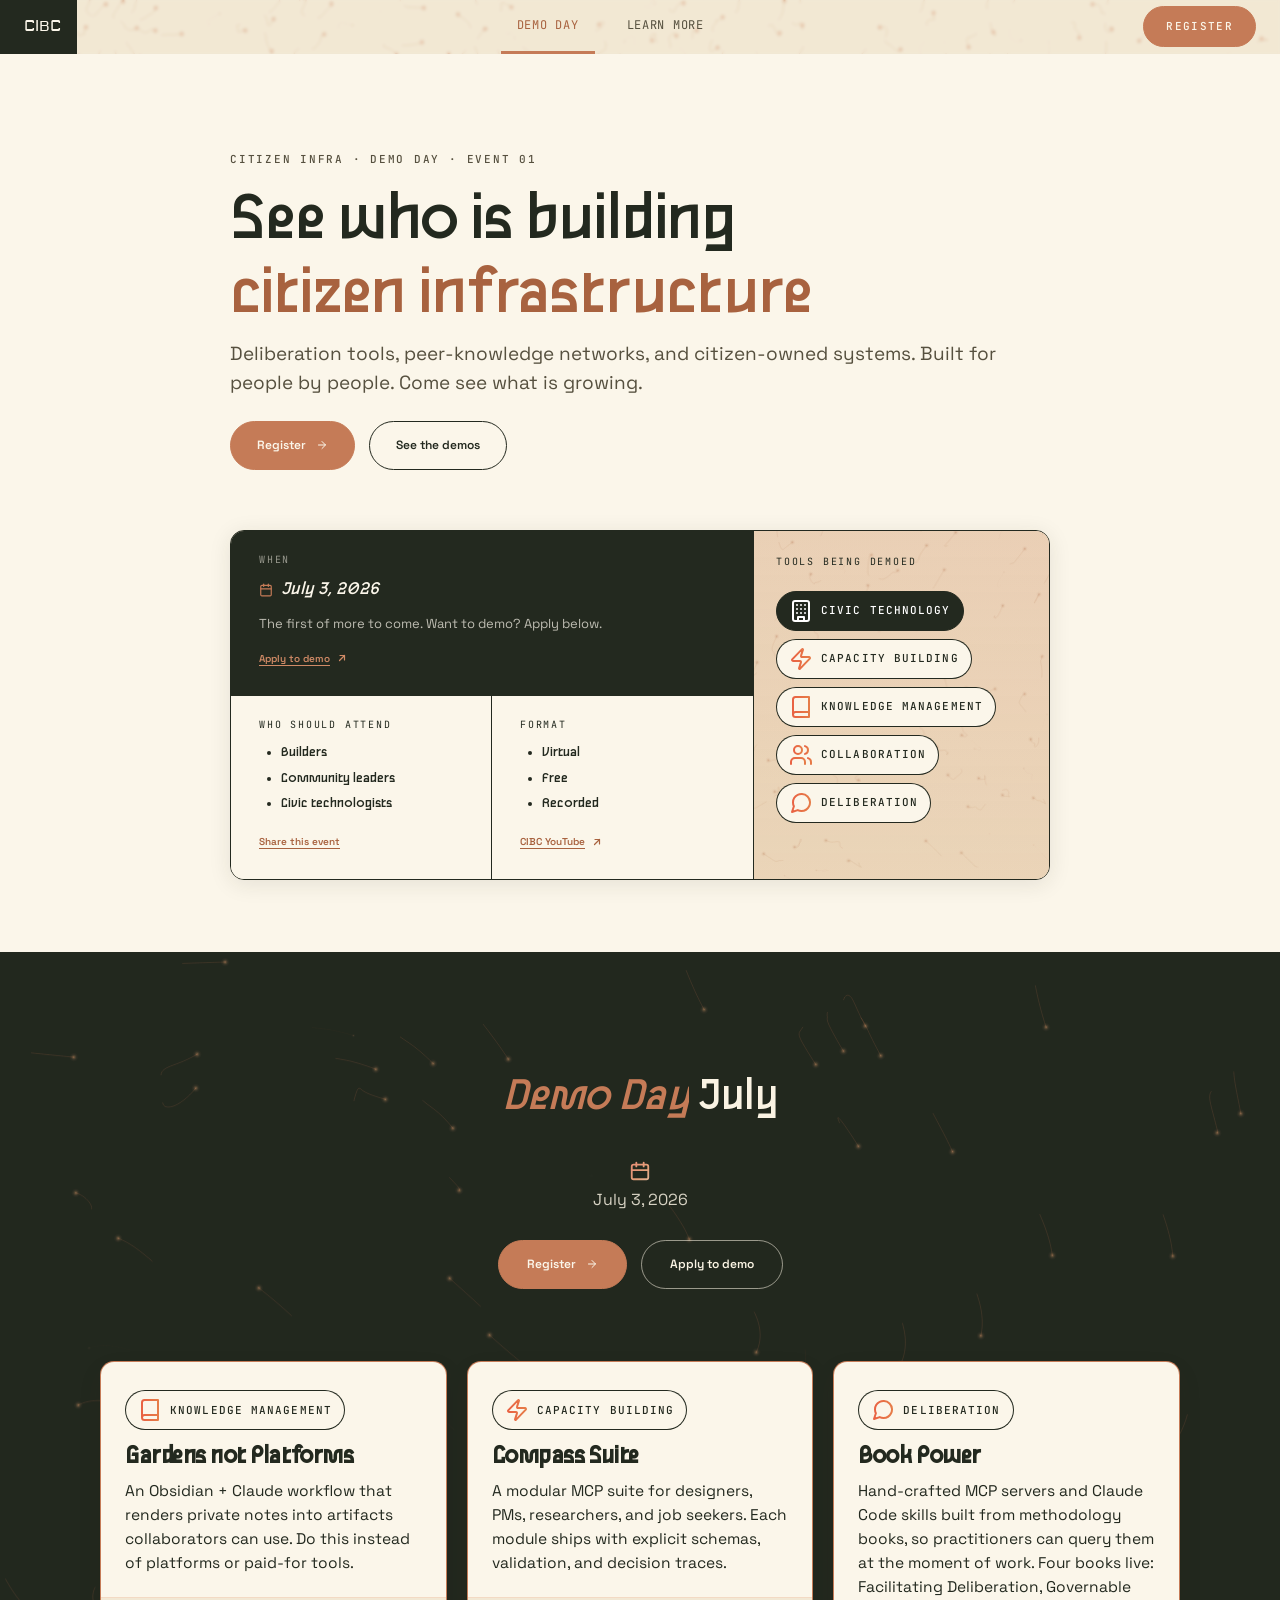
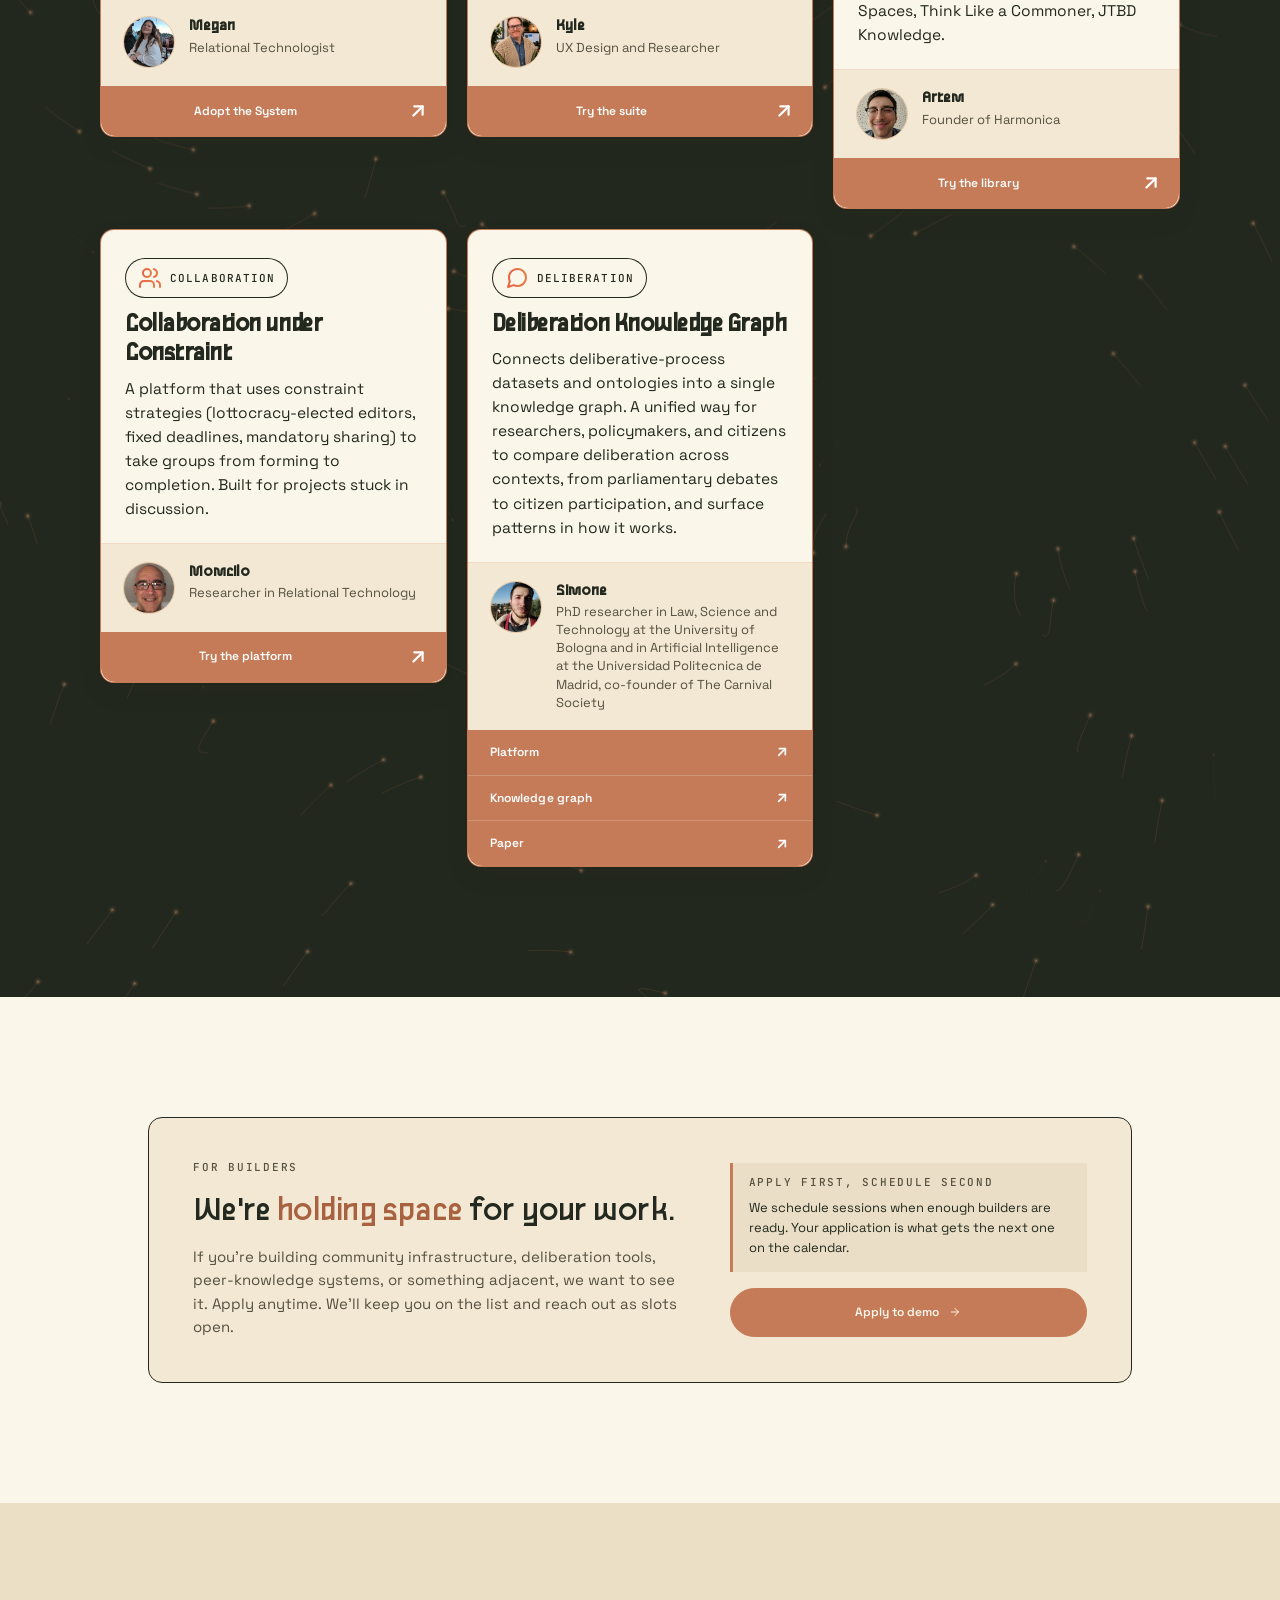
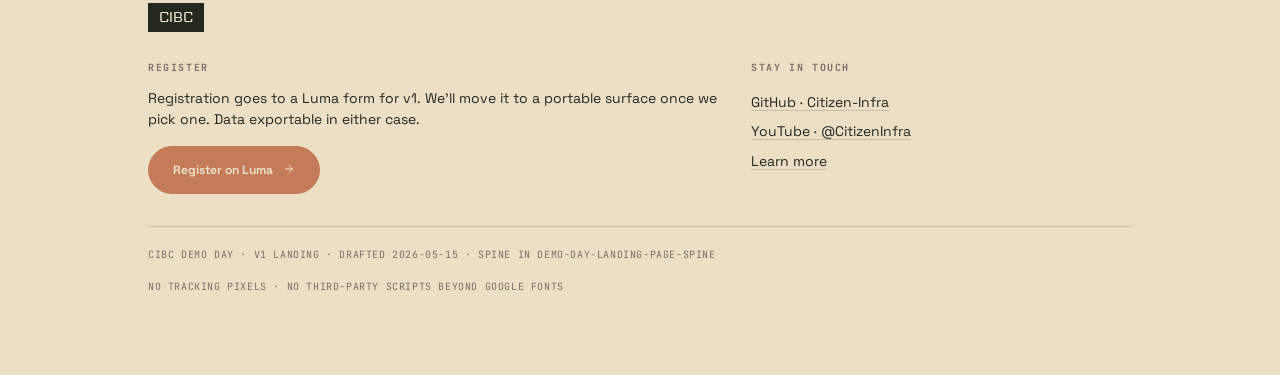
<file: index.html>
<!DOCTYPE html>
<html lang="en">
<head>
<meta charset="UTF-8">
<link rel="icon" href="assets/favicon.svg" type="image/svg+xml">
<meta name="viewport" content="width=device-width, initial-scale=1.0">
<title>CIBC Demo Day · Register</title>
<link rel="preconnect" href="https://fonts.googleapis.com">
<link rel="preconnect" href="https://fonts.gstatic.com" crossorigin>
<link href="https://fonts.googleapis.com/css2?family=Crete+Round:ital@0;1&family=IBM+Plex+Sans:wght@400;500;600;700&family=IBM+Plex+Mono:wght@400;500&family=Caveat:wght@500;600;700&family=Press+Start+2P&display=swap" rel="stylesheet">
<link rel="stylesheet" href="theme.css">
<style>
  
  * { box-sizing: border-box; margin: 0; padding: 0; }
    html { background: var(--bg-warm-2); min-height: 100vh; }
  html, body {
    color: var(--ink);
    font-family: var(--body);
    font-size: 16px;
    line-height: 1.55;
    -webkit-font-smoothing: antialiased;
    text-rendering: optimizeLegibility;
  }
  body { background: var(--paper-white); }
  ::selection { background: var(--accent); color: var(--paper-white); }
  a { color: inherit; }

  body {
    background: var(--paper-white);
    min-height: 100vh;
  }

  .page {
    max-width: 1080px;
    margin: 0 auto;
    padding: 0 clamp(20px, 4vw, 48px) 0;
    position: relative;
    z-index: 1;
  }

  /* ============ NAV COMPONENT ============
     Full-bleed cream bar with a Field atmosphere layer behind the content.
     Active-state underline extends to the very bottom of the bar.
     Structure: .nav (full-width, cream) > [canvas, field-veil, .nav-inner > brand/links/cta] */
  .nav {
    position: sticky;
    top: 0;
    z-index: 100;
    margin-left: calc(-50vw + 50%);
    margin-right: calc(-50vw + 50%);
    width: 100vw;
    background: var(--bg-warm);
    overflow: hidden;
    isolation: isolate;
  }
  .nav .field-canvas {
    position: absolute;
    inset: 0;
    width: 100%;
    height: 100%;
    display: block;
    pointer-events: none;
    z-index: 0;
  }
  .nav .field-veil {
    position: absolute;
    inset: 0;
    pointer-events: none;
    background: rgba(246, 236, 217, 0.11);
    backdrop-filter: blur(1.5px) saturate(1.03);
    -webkit-backdrop-filter: blur(1.5px) saturate(1.03);
    z-index: 1;
  }
  .nav-inner {
    position: relative;
    z-index: 2;
    max-width: none;
    margin: 0;
    padding: 0 24px 0 16px;
    display: flex;
    justify-content: space-between;
    align-items: stretch;
    gap: 14px;
    min-height: 0;
  }
  .nav-cta { flex-shrink: 0; white-space: nowrap; align-self: center; }
  .brand {
    align-self: stretch;
    margin-left: -16px;
    display: flex;
    align-items: stretch;
    color: var(--ink);
    text-decoration: none;
    flex-shrink: 0;
  }
  .brand .brand-mark {
    font-family: var(--pixel);
    font-size: 15px;
    line-height: 1;
    background: var(--ink);
    color: var(--paper-white);
    padding: 0 16px 0 24px;
    border-radius: 0;
    display: flex;
    align-items: center;
    letter-spacing: 0;
  }
  .brand em {
    font-family: var(--serif);
    font-style: normal;
    color: var(--ink);
    font-weight: 700;
    font-size: 20px;
    line-height: 1;
    letter-spacing: -0.015em;
    font-variation-settings: "opsz" 24, "SOFT" 30;
  }
  .nav-cta {
    background: var(--accent);
    color: var(--paper-white);
    border: 1.5px solid var(--accent);
    padding: 11px 22px;
    border-radius: 100px;
    font-family: var(--mono);
    font-size: 11px;
    letter-spacing: 0.12em;
    text-transform: uppercase;
    text-decoration: none;
    font-weight: 500;
    transition: background 150ms, border-color 150ms;
  }
  .nav-cta:hover { background: var(--accent-deep); border-color: var(--accent-deep); }
  .nav-links {
    display: flex;
    align-items: stretch;
    gap: 16px;
    flex: 1;
    justify-content: center;
    min-width: 0;
    flex-wrap: wrap;
    align-self: stretch;
  }
  .nav-link {
    font-family: var(--mono);
    font-size: 12px;
    letter-spacing: 0.06em;
    text-transform: uppercase;
    color: var(--ink-soft);
    text-decoration: none;
    padding: 16px 16px;
    border-bottom: 3px solid transparent;
    transition: color 150ms, border-color 150ms;
    white-space: nowrap;
    display: inline-flex;
    align-items: center;
  }
  .nav-link:hover { color: var(--ink); border-bottom-color: var(--accent); }
  .nav-link-current {
    color: var(--accent-deep);
    border-bottom-color: var(--accent);
  }
  /* Hamburger toggle (mobile only) · .nav itself stays sticky (set above) */
  .nav-toggle {
    display: none;
    background: none;
    border: none;
    padding: 8px;
    margin: 0;
    cursor: pointer;
    color: var(--ink);
    flex-shrink: 0;
    align-items: center;
    justify-content: center;
  }
  .nav-toggle svg { display: block; width: 22px; height: 22px; }
  .nav-toggle .icon-close { display: none; }
  .nav-toggle[aria-expanded="true"] .icon-open { display: none; }
  .nav-toggle[aria-expanded="true"] .icon-close { display: block; }
  @media (max-width: 720px) {
    .nav-toggle { display: inline-flex; }
    .nav-links {
      position: fixed;
      top: 40px;
      left: 0;
      right: 0;
      flex-direction: column;
      align-items: stretch;
      gap: 0;
      padding: 8px 24px 12px;
      background: var(--paper-white);
      border: 1px solid var(--rule);
      border-radius: 12px;
      box-shadow: 0 12px 28px rgba(60, 40, 20, 0.10);
      display: none;
      z-index: 50;
    }
    .nav-links.is-open { display: flex; }
    .nav-link {
      width: 100%;
      padding: 14px 0;
      border-bottom: 1px solid var(--rule-soft);
      font-size: 12px;
      letter-spacing: 0.06em;
    }
    .nav-link:last-child { border-bottom: none; }
    .nav-link-current { border-bottom-color: var(--rule-soft); }
  }

  /* ============ HERO ============ */
  .hero {
    position: relative;
    margin-left: calc(-50vw + 50%);
    margin-right: calc(-50vw + 50%);
    width: 100vw;
    max-width: none;
    padding: clamp(56px, 9vw, 100px) clamp(20px, 4vw, 48px) clamp(40px, 7vw, 72px);
    overflow: hidden;
    isolation: isolate;
  }
  .hero-inner {
    position: relative;
    z-index: 2;
    max-width: 820px;
    margin-left: auto;
    margin-right: auto;
  }
  .hero .field-veil {
    background: linear-gradient(to bottom, rgba(254, 253, 249, 0) 0%, rgba(254, 253, 249, 0.30) 100%);
    backdrop-filter: blur(1.5px) saturate(1.03);
    -webkit-backdrop-filter: blur(1.5px) saturate(1.03);
  }
  .hero-eyebrow {
    font-family: var(--mono);
    font-weight: 500;
    font-size: 11px;
    line-height: 1;
    letter-spacing: 0.16em;
    text-transform: uppercase;
    color: var(--ink-soft);
    margin: 0 0 18px;
    display: block;
  }
  .hero h1 {
    font-family: var(--serif);
    font-variation-settings: "opsz" 144, "SOFT" 50;
    font-weight: 500;
    font-size: clamp(34px, 6.4vw, 72px);
    line-height: 1.04;
    letter-spacing: -0.022em;
    color: var(--ink);
    margin-bottom: 8px;
  }
  .hero h1 em {
    font-style: italic;
    font-variation-settings: "opsz" 144, "SOFT" 100;
    color: var(--accent);
    font-weight: 400;
  }
  .hero-deck {
    font-family: var(--serif);
    font-variation-settings: "opsz" 36, "SOFT" 60;
    font-size: clamp(18px, 2.2vw, 22px);
    line-height: 1.5;
    color: var(--ink-soft);
    max-width: 58ch;
    margin-bottom: 32px;
    font-weight: 400;
  }

  .meta-strip {
    display: flex;
    gap: 28px;
    flex-wrap: wrap;
    padding: 18px 0 12px;
    border-top: 1px solid var(--rule);
  }
  .meta-item { display: flex; flex-direction: column; gap: 4px; }
  .meta-label {
    font-family: var(--mono);
    font-size: 11px;
    letter-spacing: 0.14em;
    text-transform: uppercase;
    color: var(--ink-soft);
  }
  .meta-value {
    font-family: var(--serif);
    font-variation-settings: "opsz" 18, "SOFT" 60;
    font-weight: 500;
    font-size: 15px;
    color: var(--ink);
  }
  .meta-value.tbd {
    color: var(--accent-deep);
    font-style: italic;
  }

  .cta-row { display: flex; gap: 14px; flex-wrap: wrap; }
  .btn {
    font-family: var(--body);
    font-size: 12px;
    padding: 14px 24px;
    text-decoration: none;
    font-weight: 600;
    border-radius: 100px;
    transition: all 150ms ease;
    display: inline-flex;
    align-items: center;
    justify-content: center;
    gap: 10px;
    cursor: pointer;
    border: 1.5px solid var(--ink);
  }
  .btn-primary { background: var(--accent); color: var(--paper-white); border-color: var(--accent); }
  .btn-primary:hover { background: var(--accent-deep); border-color: var(--accent-deep); }
  .btn-ghost { background: transparent; color: var(--ink); border-color: var(--ink); }
  .btn-ghost:hover { background: var(--ink); color: var(--paper-white); border-color: var(--ink); }
  .btn .arrow { transition: transform 150ms; }
  .btn:hover .arrow { transform: translateX(3px); }

  /* ============ SECTION SCAFFOLDING ============ */
  .section {
    margin: clamp(72px, 11vw, 120px) 0;
  }
  .section-head { margin-bottom: 36px; max-width: 720px; }
  .section-num {
    font-family: var(--mono);
    font-size: 10px;
    letter-spacing: 0;
    color: var(--ink-faint);
    margin-bottom: 16px;
    padding-bottom: 10px;
    border-bottom: 1px solid var(--rule);
    display: inline-block;
    line-height: 1;
  }
  .section h2 {
    font-family: var(--serif);
    font-variation-settings: "opsz" 96, "SOFT" 50;
    font-weight: 500;
    font-size: clamp(30px, 4.4vw, 48px);
    line-height: 1.08;
    letter-spacing: -0.018em;
    color: var(--ink);
    margin-bottom: 16px;
  }
  .section h2 em {
    font-style: italic;
    font-variation-settings: "opsz" 96, "SOFT" 100;
    color: var(--accent);
    font-weight: 400;
  }
  .section-deck {
    font-family: var(--serif);
    font-variation-settings: "opsz" 24, "SOFT" 60;
    font-weight: 400;
    font-size: 17px;
    line-height: 1.55;
    color: var(--ink-soft);
    max-width: 56ch;
  }


  /* ============ HERO · v3 redesign ============ */
  .hero-title {
    font-family: var(--serif);
    font-variation-settings: "opsz" 144, "SOFT" 50;
    font-weight: 500;
    font-size: clamp(40px, 6vw, 72px);
    line-height: 1.04;
    letter-spacing: -0.022em;
    color: var(--ink);
    margin: 0 0 8px;
    text-wrap: balance;
  }
  .hero-title .gradient-text {
    color: var(--accent-deep);
    font-style: normal;
  }
  .hero-deck {
    font-family: var(--body);
    font-style: normal;
    font-size: clamp(16px, 1.8vw, 19px);
    line-height: 1.5;
    color: var(--ink-soft);
    margin: 0 0 24px;
    max-width: 64ch;
  }
  .hero-ctas {
    display: flex;
    gap: 14px;
    margin: 0 0 60px;
    flex-wrap: wrap;
  }
  .hero-btn {
    font-family: var(--body);
    font-weight: 600;
    font-size: 12px;
    padding: 14px 26px;
    border-radius: 100px;
    text-decoration: none;
    display: inline-flex;
    align-items: center;
    justify-content: center;
    gap: 10px;
    border: 1.5px solid transparent;
    transition: filter 150ms, background 150ms, border-color 150ms;
    cursor: pointer;
  }
  .hero-btn-primary { background: var(--accent); color: var(--paper-white); border-color: var(--accent); }
  .hero-btn-primary:hover { background: var(--accent-deep); border-color: var(--accent-deep); }
  .hero-btn-primary .hero-btn-arrow { transition: transform 150ms; }
  .hero-btn-primary:hover .hero-btn-arrow { transform: translateX(3px); }
  .hero-btn-ghost { background: transparent; color: var(--ink); border-color: var(--ink); }
  .hero-btn-ghost:hover { background: var(--ink); color: var(--paper-white); border-color: var(--ink); }

  /* Hero info card (cream main + slightly deeper side) */
  .hero-info-card {
    display: grid;
    grid-template-columns: minmax(0, 1fr) 296px;
    background: var(--bg-warm);
    border: 1px solid var(--ink);
    border-radius: 14px;
    overflow: hidden;
    box-shadow: 0 4px 22px var(--paper-shadow);
  }
  .hero-info-main {
    padding: 0;
    display: flex;
    flex-direction: column;
  }
  .info-block-when {
    background: var(--bg-deep);
    padding: 24px 28px 26px;
    border-bottom: 1px solid var(--ink);
  }
  /* WHEN block: dark panel highlight (per Megan 2026-06-03) */
  .info-block-when .info-label { color: rgba(249, 245, 234, 0.55); }
  .info-block-when .info-when-date { color: var(--paper-white); }
  .info-block-when .info-when-note { color: rgba(249, 245, 234, 0.72); }
  .info-block-when .info-action-link { color: var(--terra-soft); }
  .info-block-when .info-action-link:hover { color: var(--paper-white); }
  .info-label {
    font-family: var(--mono);
    font-size: 10px;
    letter-spacing: 0.18em;
    text-transform: uppercase;
    color: var(--ink);
    display: block;
    margin-bottom: 10px;
    line-height: 1;
  }
  .info-when-row { display: inline-flex; align-items: center; gap: 8px; margin-bottom: 10px; }
  .info-when-icon { width: 14px; height: 14px; color: var(--accent); display: inline-flex; }
  .info-when-icon svg { width: 100%; height: 100%; }
  .info-when-date {
    font-family: var(--serif);
    font-style: italic;
    font-weight: 500;
    font-size: clamp(17px, 1.6vw, 19px);
    color: var(--accent-deep);
  }
  .info-when-note {
    font-family: var(--body);
    font-size: 13px;
    line-height: 1.55;
    color: var(--ink-soft);
    margin: 0 0 10px;
    max-width: 56ch;
  }
  .hero-info-grid {
    display: grid;
    grid-template-columns: 1fr 1fr;
    background: var(--bg-card);
  }
  .hero-info-grid > .info-block { padding: 24px 28px 26px; }
  .hero-info-grid > .info-block:first-child { border-right: 1px solid var(--ink); }
  .info-list {
    font-family: var(--serif);
    font-weight: 500;
    font-size: 15px;
    color: var(--ink);
    line-height: 1.55;
    list-style: disc;
    margin: 0 0 12px;
    padding-left: 22px;
  }
  .info-list li { padding: 1px 0; }
  .info-action-link {
    font-family: var(--body);
    font-weight: 600;
    font-size: 10px;
    color: var(--accent-deep);
    text-decoration: underline;
    text-underline-offset: 3px;
    display: inline-flex;
    align-items: center;
    gap: 6px;
    transition: color 150ms;
  }
  .info-action-link:hover { color: var(--accent); }
  .info-action-link .ext-arrow { width: 12px; height: 12px; display: inline-flex; }
  .info-action-link .ext-arrow svg { width: 100%; height: 100%; }

  /* Side panel · topic pills */
  .hero-info-side {
    position: relative;
    padding: 26px 22px;
    background:
      linear-gradient(204deg, rgba(233, 98, 67, 0.14) 2.88%, rgba(227, 124, 73, 0.14) 82.38%),
      var(--bg-warm-2);
    border-left: 1px solid var(--ink);
    display: flex;
    flex-direction: column;
    gap: 14px;
    overflow: hidden;
    isolation: isolate;
  }
  .hero-info-side .field-canvas {
    position: absolute;
    inset: 0;
    width: 100%;
    height: 100%;
    display: block;
    pointer-events: none;
    z-index: 0;
  }
  .hero-info-side .field-veil {
    position: absolute;
    inset: 0;
    pointer-events: none;
    background: linear-gradient(to bottom, rgba(240, 227, 200, 0.10) 0%, rgba(240, 227, 200, 0.18) 100%);
    backdrop-filter: blur(0.5px) saturate(1.015);
    -webkit-backdrop-filter: blur(0.5px) saturate(1.015);
    z-index: 1;
  }
  .hero-info-side > .info-label,
  .hero-info-side > .topic-pills { position: relative; z-index: 2; }
  .topic-pills {
    display: flex;
    flex-direction: column;
    align-items: flex-start;
    gap: 8px;
  }
  .topic-pill {
    display: inline-flex;
    align-items: center;
    gap: 8px;
    padding: 7px 12px;
    background:
      linear-gradient(var(--paper-white), var(--paper-white)) padding-box,
      var(--gradient-primary) border-box;
    border: 1.5px solid transparent;
    border-radius: 100px;
    font-family: var(--mono);
    font-weight: 500;
    font-size: 11px;
    line-height: 1;
    letter-spacing: 0.10em;
    text-transform: uppercase;
    white-space: nowrap;
    box-sizing: border-box;
  }
  .topic-pill-label {
    background: var(--gradient-primary);
    -webkit-background-clip: text;
    background-clip: text;
    -webkit-text-fill-color: transparent;
    color: transparent;
  }
  .topic-pill-icon { width: 24px; height: 24px; display: inline-flex; align-items: center; justify-content: center; flex-shrink: 0; }
  .topic-pill-icon svg { width: 100%; height: 100%; }
  .topic-pill.is-active {
    background: var(--ink);
    border-color: var(--ink);
  }
  .topic-pill.is-active .topic-pill-label {
    background: none;
    -webkit-text-fill-color: #ffffff;
    color: #ffffff;
  }
  .topic-pill.is-active .topic-pill-icon svg {
    stroke: #ffffff;
  }

  /* Topic pill · same size in cards and side panel */
  .demo-card .topic-pill-icon { width: 24px; height: 24px; }


  @media (max-width: 820px) {
    .hero-info-card { grid-template-columns: 1fr; }
    .hero-info-side { border-left: none; border-top: 1px solid var(--ink); }
    .hero-info-grid { grid-template-columns: 1fr; }
    .hero-info-grid > .info-block:first-child { border-right: none; border-bottom: 1px solid var(--ink); }
  }
  /* ============ /HERO · v3 redesign ============ */

  /* ============ BLOCK 3 · DEMOS · Field particle atmosphere behind title + grid ============ */
  .section-demos {
    position: relative;
    margin-left: calc(-50vw + 50%);
    margin-right: calc(-50vw + 50%);
    width: 100vw;
    padding: clamp(72px, 10vw, 120px) clamp(20px, 4vw, 48px) clamp(80px, 11vw, 130px);
    background: #0e0a07;
    overflow: hidden;
    margin-top: 0;
    margin-bottom: clamp(72px, 11vw, 120px);
    isolation: isolate;
  }
  .section-demos h2 { color: rgba(255, 248, 232, 0.98); }
  .section-demos h2 em { color: var(--accent); }

  /* Demos section header · gradient title + eyebrow + CTA pair */
  .section-head-demos {
    position: relative;
    z-index: 2;
    margin: 0 auto clamp(48px, 7vw, 72px);
    text-align: center;
    max-width: 960px;
    display: flex;
    flex-direction: column;
    align-items: center;
    gap: 28px;
  }
  .demos-title {
    font-family: var(--serif);
    font-variation-settings: "opsz" 96, "SOFT" 50;
    font-size: clamp(48px, 7vw, 76px);
    font-weight: 500;
    line-height: 1.05;
    letter-spacing: -0.02em;
    color: rgba(255, 248, 232, 0.98);
    margin: 0;
  }
  .demos-title .gradient-text {
    background: var(--gradient-light-text);
    -webkit-background-clip: text;
    background-clip: text;
    color: transparent;
    font-style: italic;
    font-variation-settings: "opsz" 96, "SOFT" 100;
  }
  .demos-eyebrow {
    display: inline-flex;
    flex-direction: column;
    align-items: center;
    gap: 6px;
    margin-top: -8px;
  }
  .demos-eyebrow-icon {
    width: 22px;
    height: 22px;
    display: inline-flex;
  }
  .demos-eyebrow-icon svg { width: 100%; height: 100%; display: block; }
  .demos-eyebrow-text {
    font-family: var(--body);
    font-weight: 400;
    font-size: 16px;
    letter-spacing: 0;
    text-transform: none;
    color: rgba(255, 248, 232, 0.82);
  }
  .demos-ctas {
    display: flex;
    gap: 14px;
    flex-wrap: wrap;
    justify-content: center;
  }
  .demos-btn {
    font-family: var(--body);
    font-weight: 600;
    font-size: 12px;
    padding: 14px 28px;
    border-radius: 100px;
    text-decoration: none;
    display: inline-flex;
    align-items: center;
    justify-content: center;
    gap: 10px;
    transition: filter 150ms, background 150ms, border-color 150ms;
    border: 1.5px solid transparent;
    cursor: pointer;
  }
  .demos-btn-primary {
    background: var(--accent);
    color: var(--paper-white);
    border-color: var(--accent);
  }
  .demos-btn-primary:hover { background: var(--accent-deep); border-color: var(--accent-deep); }
  .demos-btn-primary .demos-btn-arrow { transition: transform 150ms; }
  .demos-btn-primary:hover .demos-btn-arrow { transform: translateX(3px); }
  .demos-btn-ghost {
    background: transparent;
    color: rgba(255, 248, 232, 0.98);
    border-color: rgba(255, 248, 232, 0.55);
  }
  .demos-btn-ghost:hover {
    background: rgba(255, 248, 232, 0.08);
    border-color: rgba(255, 248, 232, 0.85);
  }
  .field-canvas {
    position: absolute;
    inset: 0;
    width: 100%;
    height: 100%;
    display: block;
    pointer-events: none;
    z-index: 0;
  }
  .field-veil {
    position: absolute;
    inset: 0;
    pointer-events: none;
    background: rgba(14, 10, 7, 0.025);
    backdrop-filter: blur(0.6px) saturate(1.04);
    -webkit-backdrop-filter: blur(0.6px) saturate(1.04);
    z-index: 1;
  }
  .section-demos > .demos {
    position: relative;
    z-index: 2;
    max-width: 1080px;
    margin-left: auto;
    margin-right: auto;
  }

  /* Signals strip · lexicon hashtags (on light bg in hero) */
  .signals {
    margin: 0 0 36px;
    padding: 14px 0 18px;
    border-bottom: 1px solid var(--rule);
    display: flex;
    flex-wrap: wrap;
    gap: 8px 10px;
    align-items: center;
  }
  .signals-label {
    font-family: var(--mono);
    font-size: 10px;
    letter-spacing: 0.14em;
    text-transform: uppercase;
    line-height: 1;
    color: var(--ink-faint);
    margin-right: 6px;
    white-space: nowrap;
  }
  .signal {
    font-family: var(--mono);
    font-size: 11px;
    line-height: 1;
    padding: 7px 12px;
    border-radius: 100px;
    border: 1px solid rgba(212, 121, 61, 0.4);
    color: var(--ink);
    background: rgba(212, 121, 61, 0.08);
    white-space: nowrap;
    transition: background 150ms, border-color 150ms, color 150ms;
  }
  .signal .hash { color: var(--accent); margin-right: 3px; font-weight: 500; }
  .signal:hover {
    background: rgba(212, 121, 61, 0.16);
    border-color: rgba(212, 121, 61, 0.6);
  }

  /* Hero info card · cream background, contains meta-strip + signals */
  .hero-card {
    background: var(--bg-warm);
    border-radius: 14px;
    padding: clamp(22px, 3vw, 28px) clamp(22px, 3.5vw, 32px);
    margin: 0 0 32px;
    border: 1px solid rgba(212, 121, 61, 0.20);
    box-shadow: 0 2px 10px rgba(26, 26, 26, 0.04);
  }
  .hero-card .meta-strip {
    display: grid;
    grid-template-columns: repeat(3, minmax(0, 1fr));
    gap: 16px 28px;
    padding: 0 0 18px;
    border-top: none;
    border-bottom: 1px solid rgba(26, 26, 26, 0.10);
    margin-bottom: 16px;
  }
  @media (max-width: 640px) {
    .hero-card .meta-strip {
      grid-template-columns: 1fr;
      gap: 14px;
      padding-bottom: 16px;
      margin-bottom: 14px;
    }
  }
  .hero-card .signals {
    margin: 0;
    padding: 0;
    border-bottom: none;
  }
  .hero-card .signal {
    background: rgba(254, 253, 249, 0.85);
    border-color: rgba(212, 121, 61, 0.45);
  }
  .hero-card .signal:hover {
    background: var(--paper-white);
    border-color: rgba(212, 121, 61, 0.7);
  }

  .demos {
    display: grid;
    grid-template-columns: repeat(auto-fill, minmax(320px, 1fr));
    gap: 20px;
    align-items: start;
  }
  .demo-card {
    background:
      linear-gradient(var(--paper-white), var(--paper-white)) padding-box,
      var(--gradient-light-text) border-box;
    border: 1px solid transparent;
    border-radius: 14px;
    padding: 28px 24px 22px;
    display: flex;
    flex-direction: column;
    gap: 16px;
    /* Soft warm paper shadow that reads as lift on cream backgrounds
       and disappears into dark backgrounds (so the same component
       works on both the landing demos section and the resources
       page without a black blob landing on cream). */
    box-shadow:
      0 1px 2px rgba(60, 40, 20, 0.04),
      0 10px 24px rgba(60, 40, 20, 0.08);
    transition: transform 200ms, box-shadow 200ms;
    position: relative;
  }
  .demo-card:hover {
    transform: translateY(-2px);
    box-shadow:
      0 2px 4px rgba(60, 40, 20, 0.06),
      0 16px 32px rgba(60, 40, 20, 0.12);
  }
  .demo-card.tbd {
    background: rgba(20, 14, 8, 0.55);
    backdrop-filter: blur(2px);
    -webkit-backdrop-filter: blur(2px);
    border-style: dashed;
    border-color: rgba(212, 121, 61, 0.42);
  }
  .demo-card.tbd .demo-project { color: rgba(255, 220, 180, 0.9); }
  .demo-card.tbd .demo-desc { color: rgba(232, 220, 198, 0.82); }
  .demo-card.tbd .demo-presenter { color: rgba(255, 248, 232, 0.95); }
  .demo-card.tbd .demo-bio { color: rgba(232, 220, 198, 0.7); }
  .demo-card.tbd .demo-presenter-label { color: rgba(232, 220, 198, 0.45); }
  .demo-card.tbd .demo-footer { border-top-color: rgba(232, 220, 198, 0.18); }

  /* Top row · tag pills, left-aligned */
  .demo-top {
    display: flex;
    justify-content: flex-start;
    margin-bottom: -4px;
  }
  .demo-tag {
    font-family: var(--mono);
    font-size: 10px;
    letter-spacing: 0.14em;
    text-transform: uppercase;
    padding: 5px 12px;
    border-radius: 100px;
    background: transparent;
    color: var(--accent-deep);
    border: 1px solid var(--accent);
    white-space: nowrap;
  }
  .demo-tag.tbd { color: var(--ink-faint); border-color: rgba(0, 0, 0, 0.18); }

  .demo-top {
    display: flex;
    flex-wrap: wrap;
    gap: 6px;
    align-items: center;
  }

  /* Demo card footer · cream presenter strip + gradient action strip */
  .demo-footer {
    margin: 6px -24px -22px;
    border-top: 1px solid rgba(212, 121, 61, 0.22);
    border-bottom-left-radius: 14px;
    border-bottom-right-radius: 14px;
    overflow: hidden;
    display: flex;
    flex-direction: column;
  }
  .demo-presenter-zone {
    background: var(--bg-warm);
    padding: 18px 22px;
    display: flex;
    align-items: center;
    gap: 14px;
  }
  .demo-presenter-row { flex: 1; min-width: 0; }
  .presenter-linkedin {
    width: 24px;
    height: 24px;
    color: var(--ink);
    display: inline-flex;
    align-items: center;
    justify-content: center;
    flex-shrink: 0;
    transition: color 150ms;
  }
  .presenter-linkedin:hover { color: var(--accent-deep); }
  .presenter-linkedin svg { width: 100%; height: 100%; display: block; fill: currentColor; }

  .demo-action-zone {
    background: var(--accent);
    padding: 0;
    display: flex;
    align-items: stretch;
    gap: 0;
    border-top: 0;
    border-bottom-left-radius: 14px;
    border-bottom-right-radius: 14px;
    min-height: 50px;
  }
  /* Multi-resource action strip (e.g. Simone: platform + knowledge graph + paper) */
  .demo-action-zone-multi { flex-direction: column; align-items: stretch; min-height: 0; }
  .demo-action-resource {
    display: flex; align-items: center; justify-content: space-between; gap: 12px;
    padding: 13px 22px; color: #ffffff; font-family: var(--body); font-weight: 600;
    font-size: 12px; text-decoration: none;
    border-top: 1px solid rgba(255, 248, 232, 0.20);
    transition: filter 150ms, background 150ms;
  }
  .demo-action-resource:first-child { border-top: none; }
  .demo-action-resource:last-child { border-bottom-left-radius: 14px; border-bottom-right-radius: 14px; }
  .demo-action-resource:hover { filter: brightness(1.06); background: rgba(255, 248, 232, 0.08); }
  .demo-action-resource .res-label { letter-spacing: 0.01em; }
  .demo-action-resource .res-arrow { width: 16px; height: 16px; flex-shrink: 0; display: inline-flex; }
  .demo-action-resource .res-arrow svg { width: 100%; height: 100%; display: block; }
  .demo-action-github,
  .demo-action-arrow {
    width: 56px;
    display: inline-flex;
    align-items: center;
    justify-content: center;
    color: #ffffff;
    transition: filter 150ms;
  }
  .demo-action-github {
    background: var(--gradient-light-text);
    border-bottom-left-radius: 14px;
  }
  .demo-action-arrow { border-bottom-right-radius: 14px; }
  .demo-action-github:hover,
  .demo-action-arrow:hover { filter: brightness(1.06); }
  .demo-action-github svg { width: 22px; height: 22px; display: block; fill: currentColor; }
  .demo-action-arrow svg { width: 22px; height: 22px; display: block; }
  .demo-action-product {
    flex: 1;
    display: inline-flex;
    align-items: center;
    justify-content: center;
    color: #ffffff;
    font-family: var(--body);
    font-weight: 600;
    font-size: 12px;
    text-decoration: none;
    padding: 14px 8px;
    transition: filter 150ms;
  }
  .demo-action-product:hover { filter: brightness(1.05); }
  .demo-action-product.tbd { color: rgba(255,255,255,0.85); }
  .demo-action-zone .demo-social {
    display: flex;
    gap: 16px;
    align-items: center;
    padding: 12px 22px;
  }
  .demo-action-zone .demo-social-link {
    width: 20px;
    height: 20px;
    color: #ffffff;
    display: inline-flex;
    align-items: center;
    justify-content: center;
    transition: opacity 150ms;
  }
  .demo-action-zone .demo-social-link:hover { opacity: 0.78; }
  .demo-action-zone .demo-social-link svg { width: 100%; height: 100%; display: block; fill: currentColor; }
  .demo-action-zone .demo-product-link {
    color: #ffffff;
    font-family: var(--mono);
    font-weight: 500;
    font-size: 12px;
    letter-spacing: 0.10em;
    text-transform: uppercase;
    font-style: normal;
    text-decoration: none;
    display: inline-flex;
    align-items: center;
    justify-content: center;
    gap: 10px;
    background: var(--gradient-primary);
    padding: 12px 22px;
    border-radius: 0;
    border-bottom-right-radius: 14px;
    transition: filter 150ms, transform 150ms;
  }
  .demo-action-zone .demo-product-link:hover { filter: brightness(1.06); }
  .demo-action-zone .demo-product-link:active { transform: translateY(1px); }
  .demo-action-zone .demo-product-link .ext-arrow {
    width: 14px;
    height: 14px;
    display: inline-block;
  }
  .demo-action-zone .demo-product-link .ext-arrow svg { width: 100%; height: 100%; display: block; }
  .demo-action-zone .demo-product-link.tbd { color: rgba(255,255,255,0.92); }

  .demo-presenter-row {
    display: flex;
    gap: 14px;
    align-items: flex-start;
  }
  .demo-avatar {
    width: 52px;
    height: 52px;
    min-width: 52px;
    border-radius: 50%;
    background: rgba(212, 121, 61, 0.14);
    border: 1px solid rgba(212, 121, 61, 0.32);
    display: flex;
    align-items: center;
    justify-content: center;
    font-family: var(--mono);
    font-size: 13px;
    font-weight: 500;
    letter-spacing: 0.04em;
    color: var(--accent-deep);
    overflow: hidden;
  }
  .demo-avatar.has-photo { background: transparent; }
  .demo-avatar.has-photo img {
    width: 100%;
    height: 100%;
    object-fit: cover;
    display: block;
  }
  .demo-presenter-text { flex: 1; min-width: 0; }

  .demo-links {
    display: flex;
    justify-content: space-between;
    align-items: center;
    gap: 12px;
    padding-top: 12px;
    border-top: 1px solid rgba(212, 121, 61, 0.18);
    flex-wrap: wrap;
  }
  .demo-social {
    display: flex;
    gap: 14px;
    align-items: center;
  }
  .demo-social-link {
    width: 18px;
    height: 18px;
    color: var(--ink);
    display: inline-flex;
    align-items: center;
    justify-content: center;
    transition: color 150ms;
  }
  .demo-social-link:hover { color: var(--accent); }
  .demo-social-link svg { width: 100%; height: 100%; display: block; }
  .demo-product-link {
    font-family: var(--mono);
    font-size: 11px;
    letter-spacing: 0.08em;
    text-transform: uppercase;
    color: var(--ink);
    text-decoration: none;
    display: inline-flex;
    align-items: center;
    gap: 6px;
    transition: color 150ms;
  }
  .demo-link {
    font-family: var(--mono);
    font-size: 11px;
    letter-spacing: 0.06em;
    text-transform: uppercase;
    color: var(--accent-deep);
    text-decoration: none;
    border-bottom: 1px solid rgba(212, 121, 61, 0.4);
    padding-bottom: 1px;
    transition: color 150ms, border-color 150ms;
  }
  .demo-link:hover {
    color: var(--accent);
    border-color: var(--accent);
  }
  .demo-link.tbd {
    color: var(--ink-faint);
    border-color: rgba(0, 0, 0, 0.15);
    font-style: italic;
    text-transform: none;
    letter-spacing: 0;
    cursor: default;
  }

  .demo-project {
    font-family: var(--serif);
    font-variation-settings: "opsz" 36, "SOFT" 50;
    font-weight: 600;
    font-size: 26px;
    color: var(--ink);
    line-height: 1.12;
    letter-spacing: -0.018em;
  }
  .demo-desc {
    font-family: var(--body);
    font-size: 15.5px;
    line-height: 1.55;
    color: var(--ink);
    margin-top: -8px;
  }
  .demo-explore {
    font-family: var(--mono);
    font-size: 11px;
    letter-spacing: 0.08em;
    margin-top: -2px;
  }
  .demo-explore a {
    color: var(--accent-deep);
    text-decoration: none;
    border-bottom: 1px solid rgba(164, 84, 28, 0.35);
    padding-bottom: 1px;
    transition: color 0.15s, border-color 0.15s;
  }
  .demo-explore a:hover {
    color: var(--accent);
    border-bottom-color: var(--accent);
  }
  .demo-feedback {
    background: var(--bg-warm-2);
    border-left: 3px solid var(--accent);
    border-radius: 6px;
    padding: 12px 14px;
  }
  .demo-feedback .label {
    font-family: var(--mono);
    font-size: 9px;
    letter-spacing: 0.16em;
    text-transform: uppercase;
    color: var(--accent);
    margin-bottom: 6px;
  }
  .demo-feedback p {
    font-family: var(--serif);
    font-style: italic;
    font-size: 13.5px;
    line-height: 1.5;
    color: var(--ink);
  }
  .demo-card.tbd .demo-feedback {
    background: rgba(0, 0, 0, 0.32);
    border-left-color: rgba(212, 121, 61, 0.6);
  }
  .demo-card.tbd .demo-feedback .label { color: rgba(212, 121, 61, 0.9); }
  .demo-card.tbd .demo-feedback p { color: rgba(232, 220, 198, 0.85); }



  .demo-presenter-label {
    font-family: var(--mono);
    font-size: 10.5px;
    letter-spacing: 0.16em;
    text-transform: uppercase;
    color: var(--ink-soft);
    margin-bottom: 6px;
  }
  .demo-presenter {
    font-family: var(--serif);
    font-variation-settings: "opsz" 24, "SOFT" 60;
    font-weight: 600;
    font-size: 17px;
    color: var(--ink);
    line-height: 1.2;
  }
  .demo-bio {
    font-family: var(--body);
    font-size: 12.5px;
    color: var(--ink-soft);
    margin-top: 3px;
    line-height: 1.45;
  }
  .demo-bio-tbd {
    font-family: var(--body);
    font-size: 13px;
    color: var(--ink-soft);
    margin-top: 2px;
    line-height: 1.4;
  }
  .demo-card.tbd .demo-bio-tbd {
    color: rgba(232, 220, 198, 0.62);
    background: rgba(212, 121, 61, 0.12);
    border-color: rgba(212, 121, 61, 0.4);
  }

  /* ============ APPLY TO DEMO ============ */
  .apply {
    background: var(--bg-warm);
    border: 1.5px solid var(--ink);
    border-radius: 14px;
    padding: clamp(28px, 4vw, 44px);
    display: grid;
    grid-template-columns: 1.4fr 1fr;
    gap: 36px;
    align-items: center;
  }
  .apply > :first-child { align-self: center; display: flex; flex-direction: column; justify-content: center; }
  .apply > .apply-side { align-self: center; }
  @media (max-width: 760px) { .apply { grid-template-columns: 1fr; gap: 24px; } }
  .apply-eyebrow {
    font-family: var(--mono);
    font-weight: 500;
    font-size: 11px;
    line-height: 1;
    letter-spacing: 0.16em;
    text-transform: uppercase;
    color: var(--ink-soft);
    margin: 0 0 18px;
    display: block;
  }
  .apply h3,
  .about-body h3 {
    font-family: var(--serif);
    font-variation-settings: "opsz" 72, "SOFT" 60;
    font-weight: 500;
    font-size: clamp(26px, 3.6vw, 36px);
    line-height: 1.12;
    color: var(--ink);
    letter-spacing: -0.015em;
    margin-bottom: 14px;
  }
  .apply h3 .gradient-text,
  .about-body h3 .gradient-text { color: var(--accent-deep); font-style: normal; }
  .apply h3 em,
  .about-body h3 em { font-style: italic; color: var(--accent); font-weight: 400; }
  .apply-body {
    font-family: var(--body);
    font-size: 15px;
    line-height: 1.55;
    color: var(--ink-soft);
  }
  .apply-side {
    display: flex;
    flex-direction: column;
    gap: 16px;
  }
  .apply-meta {
    padding: 14px 16px;
    background: var(--bg-warm-2);
    border-radius: 0;
    font-family: var(--body);
    font-size: 13px;
    line-height: 1.55;
    color: var(--ink);
    border-left: 3px solid var(--accent);
  }
  .apply-meta strong { font-family: var(--mono); font-weight: 500; font-size: 11px; line-height: 1; letter-spacing: 0.16em; text-transform: uppercase; color: var(--ink-soft); display: block; margin-bottom: 10px; }

  /* ============ BLOCK 4 · WHO CIBC IS ============ */
  .about {
    display: grid;
    grid-template-columns: 1.1fr 1fr;
    gap: clamp(28px, 5vw, 56px);
    align-items: stretch;
  }
  #about .cluster-map-card { display: flex; align-items: stretch; overflow: hidden; }
  #about .map-svg { width: 100%; height: 100%; object-fit: cover; object-position: center; }
  #about .about-body { align-self: center; }
  @media (max-width: 760px) {
    .about { grid-template-columns: 1fr; gap: 28px; }
  }
  .about-body {
    font-family: var(--body);
    font-size: clamp(15px, 1.6vw, 17px);
    line-height: 1.55;
    color: var(--ink-soft);
  }
  .about-body p {
    margin-bottom: 24px;
    max-width: 52ch;
  }
  .about-body em { font-style: italic; color: var(--accent); }
  .about-ctas {
    display: flex;
    flex-wrap: wrap;
    gap: 12px;
  }
  .cluster-map-card .map-head-row,
  .cluster-map-card .map-view-cta {
    display: none;
  }

  /* Full-bleed building-with section: bg-warm wall, map flush-left, text-side padding only */
  #about.section {
    margin-left: calc(-50vw + 50%);
    margin-right: calc(-50vw + 50%);
    width: 100vw;
    background: var(--bg-warm);
    margin-top: 0;
    margin-bottom: 0;
    padding-top: 0;
    padding-bottom: 0;
  }
  #about .cluster-map-card {
    background: transparent;
    border: none;
    border-radius: 0;
    padding: 0;
    box-shadow: none;
  }
  #about .about-body {
    padding: clamp(40px, 6vw, 80px) clamp(24px, 4vw, 64px) clamp(40px, 6vw, 80px) 0;
  }
  @media (max-width: 760px) {
    #about.section {
      padding: clamp(40px, 8vw, 60px) clamp(20px, 4vw, 48px);
    }
    #about .about-body {
      padding: 0;
    }
  }

  /* Cluster map embed */
  .cluster-map-card {
    background: var(--bg-warm);
    border: 1px solid var(--rule);
    border-radius: 14px;
    padding: clamp(20px, 3vw, 28px);
    box-shadow: 0 4px 14px var(--paper-shadow);
  }
  .map-head-row {
    display: flex;
    justify-content: space-between;
    align-items: baseline;
    flex-wrap: wrap;
    gap: 16px;
    margin-bottom: 16px;
    padding-bottom: 14px;
    border-bottom: 1px solid var(--rule-soft);
  }
  .map-head-left h4 {
    font-family: var(--serif);
    font-variation-settings: "opsz" 36, "SOFT" 60;
    font-weight: 500;
    font-size: 22px;
    color: var(--ink);
    line-height: 1.2;
  }
  .map-head-left h4 em { font-style: italic; color: var(--accent); }
  .map-head-eyebrow {
    font-family: var(--mono);
    font-size: 9px;
    color: var(--ink-faint);
    line-height: 1;
    margin-bottom: 8px;
  }
  .map-legend {
    font-family: var(--body);
    font-style: italic;
    font-size: 11.5px;
    color: var(--ink-faint);
    display: inline-flex;
    gap: 12px;
    flex-wrap: wrap;
  }
  .map-legend span { display: inline-flex; align-items: center; gap: 5px; }
  .map-legend .swatch { width: 9px; height: 9px; border-radius: 50%; display: inline-block; }
  .map-svg {
    width: 100%;
    height: auto;
    display: block;
    margin-top: 6px;
  }
  .map-stack { display: none; }
  @media (max-width: 760px) {
    .map-svg { display: none; }
    .map-stack { display: flex; flex-direction: column; gap: 14px; margin-top: 4px; }
    .map-stack .row {
      display: grid;
      grid-template-columns: max-content 1fr;
      gap: 8px 14px;
      padding: 10px 0;
      border-bottom: 1px dashed var(--rule-soft);
      align-items: baseline;
    }
    .map-stack .row:last-child { border-bottom: none; }
    .map-stack .rel {
      font-family: var(--mono);
      font-size: 9px;
      color: var(--ink);
      line-height: 1;
      white-space: nowrap;
      padding-top: 4px;
    }
    .map-stack .who {
      font-family: var(--serif);
      font-style: italic;
      font-variation-settings: "opsz" 18, "SOFT" 60;
      font-weight: 500;
      font-size: 14.5px;
      color: var(--ink);
      line-height: 1.35;
    }
    .map-stack .who small {
      display: block;
      font-style: normal;
      font-family: var(--body);
      font-size: 12.5px;
      color: var(--ink-soft);
      margin-top: 3px;
    }
  }
  /* Read-along surfaces · 3 link cards under the map */
  /* ============ Map view CTA (replaces read-along in about section) ============ */
  .map-view-cta {
    display: flex;
    justify-content: center;
    margin-top: 24px;
    padding-top: 24px;
    border-top: 1px dashed var(--rule-soft);
  }

  /* ============ Follow along · Get involved section ============ */
  .follow-along { padding-top: 0; }
  .follow-along .section-head { margin-bottom: 32px; }
  .follow-eyebrow {
    font-family: var(--mono);
    font-size: 11px;
    letter-spacing: 0.16em;
    text-transform: uppercase;
    color: var(--accent);
    margin-bottom: 12px;
  }
  .follow-meta-strip {
    display: grid;
    grid-template-columns: repeat(3, 1fr);
    gap: 32px;
    padding: 22px 24px;
    background: var(--bg-warm);
    border-radius: 12px;
    margin-bottom: 24px;
  }
  .follow-meta-strip .meta-item { display: flex; flex-direction: column; gap: 6px; }
  .follow-actions {
    display: grid;
    grid-template-columns: repeat(auto-fit, minmax(240px, 1fr));
    gap: 14px;
  }
  a.follow-card {
    display: flex;
    flex-direction: column;
    gap: 8px;
    padding: 20px 22px 22px;
    background: var(--paper-white);
    border: 1px solid var(--rule);
    border-radius: 12px;
    text-decoration: none;
    transition: transform 150ms, border-color 150ms, box-shadow 150ms;
    color: var(--ink);
  }
  a.follow-card:hover {
    transform: translateY(-2px);
    border-color: var(--accent);
    box-shadow: 0 6px 16px var(--paper-shadow);
  }
  a.follow-card-primary {
    background: var(--ink);
    border-color: var(--ink);
    color: var(--paper-white);
  }
  a.follow-card-primary:hover {
    border-color: var(--accent);
    box-shadow: 0 6px 16px rgba(212, 121, 61, 0.25);
  }
  .follow-card .kind {
    font-family: var(--mono);
    font-size: 10px;
    letter-spacing: 0.14em;
    text-transform: uppercase;
    color: var(--accent);
  }
  .follow-card-primary .kind { color: var(--accent); }
  .follow-card .label {
    font-family: var(--serif);
    font-variation-settings: "opsz" 32, "SOFT" 60;
    font-weight: 600;
    font-size: 22px;
    line-height: 1.15;
    color: var(--ink);
  }
  .follow-card-primary .label { color: var(--paper-white); }
  .follow-card .meta {
    font-family: var(--body);
    font-size: 13px;
    line-height: 1.55;
    color: var(--ink-soft);
  }
  .follow-card-primary .meta { color: rgba(255, 248, 232, 0.78); }
  .follow-card .arrow-end {
    font-family: var(--mono);
    font-size: 10px;
    letter-spacing: 0.14em;
    text-transform: uppercase;
    color: var(--accent);
    margin-top: 4px;
  }
  .follow-card-primary .arrow-end { color: var(--accent); }
  @media (max-width: 720px) {
    .follow-meta-strip { grid-template-columns: 1fr; gap: 16px; }
  }

  .read-along {
    display: grid;
    grid-template-columns: repeat(auto-fit, minmax(200px, 1fr));
    gap: 14px;
    margin-top: 22px;
    padding-top: 22px;
    border-top: 1px dashed var(--rule-soft);
  }
  a.read-card {
    display: flex;
    flex-direction: column;
    gap: 6px;
    padding: 16px 16px 18px;
    background: var(--paper-white);
    border: 1px solid var(--rule);
    border-radius: 10px;
    text-decoration: none;
    transition: transform 150ms, border-color 150ms, box-shadow 150ms;
    color: var(--ink);
  }
  a.read-card:hover {
    transform: translateY(-2px);
    border-color: var(--accent);
    box-shadow: 0 4px 12px var(--paper-shadow);
  }
  .read-card .kind {
    font-family: var(--mono);
    font-size: 10px;
    letter-spacing: 0.12em;
    text-transform: uppercase;
    color: var(--accent);
  }
  .read-card .label {
    font-family: var(--serif);
    font-variation-settings: "opsz" 24, "SOFT" 60;
    font-weight: 600;
    font-size: 17px;
    line-height: 1.2;
    color: var(--ink);
  }
  .read-card .meta {
    font-family: var(--body);
    font-size: 12.5px;
    color: var(--ink-soft);
    line-height: 1.45;
  }
  .read-card .arrow-end {
    font-family: var(--mono);
    font-size: 10px;
    letter-spacing: 0.12em;
    text-transform: uppercase;
    color: var(--ink-faint);
    margin-top: 6px;
  }

  /* ============ BLOCK 5 · AFTER THE EVENT ============ */
  .after {
    background: var(--bg-warm);
    border: 1px solid var(--rule);
    border-radius: 14px;
    padding: clamp(28px, 4vw, 40px);
  }
  .after-list {
    display: grid;
    grid-template-columns: repeat(auto-fit, minmax(220px, 1fr));
    gap: 28px;
    margin-top: 20px;
  }
  .after-item h4 {
    font-family: var(--mono);
    font-size: 10px;
    letter-spacing: 0.16em;
    text-transform: uppercase;
    color: var(--accent);
    margin-bottom: 8px;
  }
  .after-item p {
    font-family: var(--body);
    font-size: 14px;
    line-height: 1.55;
    color: var(--ink);
  }
  .after-item .timing {
    font-family: var(--serif);
    font-style: italic;
    color: var(--ink-soft);
  }

  /* ============ FOOTER ============ */
  .footer {
    position: relative;
    margin-left: calc(-50vw + 50%);
    margin-right: calc(-50vw + 50%);
    width: 100vw;
    background: var(--bg-warm-2);
    overflow: hidden;
    isolation: isolate;
    margin-top: 0;
    padding-top: clamp(60px, 8vw, 100px);
    padding-bottom: clamp(40px, 5vw, 60px);
    border-top: none;
  }
  .footer .field-canvas {
    position: absolute;
    inset: 0;
    width: 100%;
    height: 100%;
    z-index: 0;
    pointer-events: none;
  }
  .footer .field-veil {
    position: absolute;
    inset: 0;
    pointer-events: none;
    background: rgba(240, 227, 200, 0.06);
    z-index: 1;
  }
  .footer-inner {
    position: relative;
    z-index: 2;
    max-width: 1080px;
    margin: 0 auto;
    padding: 0 clamp(20px, 4vw, 48px);
  }
  .footer-brand { text-decoration: none; display: inline-block; margin-bottom: 28px; }
  .footer-brand-mark {
    font-family: var(--pixel);
    font-size: 14px;
    line-height: 1;
    background: var(--ink);
    color: var(--bg-warm);
    padding: 8px 11px 7px;
    border-radius: 0;
    display: inline-block;
    letter-spacing: 0;
  }
  .footer-row {
    display: grid;
    grid-template-columns: 1.5fr 1fr;
    gap: 32px;
    padding-bottom: 32px;
  }
  @media (max-width: 760px) {
    .footer-row { grid-template-columns: 1fr; }
  }
  .footer-block h4 {
    font-family: var(--mono);
    font-size: 10px;
    letter-spacing: 0.16em;
    text-transform: uppercase;
    color: var(--ink-faint);
    margin-bottom: 12px;
  }
  .footer-block p {
    font-family: var(--body);
    font-size: 14px;
    line-height: 1.5;
    color: var(--ink);
  }
  .footer-block a {
    color: var(--ink);
    text-decoration: underline;
    text-decoration-color: var(--rule);
    text-underline-offset: 3px;
  }
  .footer-block a:hover { color: var(--accent); text-decoration-color: var(--accent); }
  .footer-block a.btn { text-decoration: none; }
  .footer-block a.btn-primary { color: var(--bg-warm); }
  .footer-block a.btn-primary:hover { color: var(--bg-warm); }
  .footer-block a.btn-ghost { color: var(--ink); }
  .footer-block ul { list-style: none; }
  .footer-block li { font-family: var(--body); font-size: 14px; padding: 4px 0; }
  .footer-bottom {
    padding: 20px 0;
    border-top: 1px solid var(--rule);
    display: flex;
    justify-content: space-between;
    gap: 16px;
    flex-wrap: wrap;
    font-family: var(--mono);
    font-size: 10px;
    letter-spacing: 0.06em;
    text-transform: uppercase;
    color: var(--ink-faint);
  }
  .footer-bottom span { line-height: 1.6; }

  /* ============ Toast (share-link confirmation) ============ */
  .toast {
    position: fixed;
    left: 50%;
    bottom: 28px;
    transform: translateX(-50%) translateY(14px);
    background: var(--ink);
    color: var(--paper-white);
    padding: 12px 20px;
    border-radius: 100px;
    font-family: var(--mono);
    font-size: 12px;
    letter-spacing: 0.04em;
    box-shadow: 0 8px 24px rgba(26, 18, 10, 0.28);
    opacity: 0;
    pointer-events: none;
    z-index: 1000;
    transition: opacity 220ms ease, transform 220ms ease;
    display: inline-flex;
    align-items: center;
    gap: 8px;
    max-width: calc(100vw - 32px);
  }
  .toast::before {
    content: "";
    width: 14px;
    height: 14px;
    flex-shrink: 0;
    background: var(--accent);
    -webkit-mask: url("data:image/svg+xml,%3Csvg xmlns='http://www.w3.org/2000/svg' viewBox='0 0 24 24' fill='none' stroke='%23000' stroke-width='3' stroke-linecap='round' stroke-linejoin='round'%3E%3Cpolyline points='20 6 9 17 4 12'/%3E%3C/svg%3E") center / contain no-repeat;
    mask: url("data:image/svg+xml,%3Csvg xmlns='http://www.w3.org/2000/svg' viewBox='0 0 24 24' fill='none' stroke='%23000' stroke-width='3' stroke-linecap='round' stroke-linejoin='round'%3E%3Cpolyline points='20 6 9 17 4 12'/%3E%3C/svg%3E") center / contain no-repeat;
  }
  .toast.is-visible {
    opacity: 1;
    transform: translateX(-50%) translateY(0);
  }
  @media (prefers-reduced-motion: reduce) {
    .toast { transition: opacity 220ms ease; transform: translateX(-50%); }
    .toast.is-visible { transform: translateX(-50%); }
  }

  /* ============ Mobile ============ */
  @media (max-width: 760px) {
    .demos { grid-template-columns: 1fr; }
    .meta-strip { gap: 18px; }
  }
</style>
</head>
<body>

<div class="page">

<svg width="0" height="0" style="position:absolute" aria-hidden="true" focusable="false"><defs><linearGradient id="pillGradient" x1="0%" y1="0%" x2="100%" y2="0%"><stop offset="0%" stop-color="#e96243"/><stop offset="100%" stop-color="#e67c48"/></linearGradient></defs></svg>

<!-- ===== NAV COMPONENT ===== -->
<nav class="nav" aria-label="Primary">
  <canvas class="field-canvas" id="field-canvas-nav" aria-hidden="true"></canvas>
  <div class="field-veil" aria-hidden="true"></div>
  <div class="nav-inner">
    <a href="index.html" class="brand" aria-label="CIBC home"><span class="brand-mark">CIBC</span></a>
    <div class="nav-links" id="primary-links" role="navigation">
      <a href="index.html" class="nav-link nav-link-current" aria-current="page">Demo Day</a>
      <a href="ecosystem-map.html" class="nav-link" style="display:none">Infra Resources</a>
      <a href="get-involved.html" class="nav-link">Learn more</a>
    </div>
    <a href="https://luma.com/mha49cf5" target="_blank" rel="noopener" class="nav-cta">Register</a>
    <button type="button" class="nav-toggle" data-nav-toggle aria-expanded="false" aria-controls="primary-links" aria-label="Open menu">
      <svg class="icon-open" viewBox="0 0 24 24" fill="none" stroke="currentColor" stroke-width="2" stroke-linecap="round" aria-hidden="true"><line x1="4" y1="7" x2="20" y2="7"/><line x1="4" y1="12" x2="20" y2="12"/><line x1="4" y1="17" x2="20" y2="17"/></svg>
      <svg class="icon-close" viewBox="0 0 24 24" fill="none" stroke="currentColor" stroke-width="2" stroke-linecap="round" aria-hidden="true"><line x1="6" y1="6" x2="18" y2="18"/><line x1="6" y1="18" x2="18" y2="6"/></svg>
    </button>
  </div>
</nav>
<!-- ===== /NAV COMPONENT ===== -->

<!-- ===== HERO ===== -->
<header class="masthead hero">
  <div class="hero-inner">

    <div class="hero-eyebrow">Citizen Infra · demo day · event 01</div>
    <h1 class="hero-title">See who is building <span class="gradient-text">citizen infrastructure</span></h1>
    <p class="hero-deck">Deliberation tools, peer-knowledge networks, and citizen-owned systems. Built for people by people. Come see what is growing.</p>

    <div class="hero-ctas">
      <a href="https://luma.com/mha49cf5" target="_blank" rel="noopener" class="hero-btn hero-btn-primary">Register <span class="hero-btn-arrow" aria-hidden="true"><svg style="width:1em;height:1em;vertical-align:-0.12em;flex-shrink:0" viewBox="0 0 24 24" fill="none" stroke="currentColor" stroke-width="2" stroke-linecap="round" stroke-linejoin="round" aria-hidden="true"><line x1="5" y1="12" x2="19" y2="12"/><polyline points="12 5 19 12 12 19"/></svg></span></a>
      <a href="#demos" class="hero-btn hero-btn-ghost">See the demos</a>
    </div>

    <div class="hero-info-card">
      <div class="hero-info-main">

        <div class="info-block info-block-when">
          <span class="info-label">When</span>
          <div class="info-when-row">
            <span class="info-when-icon" aria-hidden="true"><svg viewBox="0 0 24 24" fill="none" stroke="currentColor" stroke-width="2" stroke-linecap="round" stroke-linejoin="round"><rect x="3" y="4" width="18" height="18" rx="2"/><line x1="16" y1="2" x2="16" y2="6"/><line x1="8" y1="2" x2="8" y2="6"/><line x1="3" y1="10" x2="21" y2="10"/></svg></span>
            <span class="info-when-date">July 3, 2026</span>
          </div>
          <p class="info-when-note">The first of more to come. Want to demo? Apply below.</p>
          <a href="https://app.harmonica.chat/chat?s=fc325b1d-2abb-4869-b2b5-6e35bfb274bb" target="_blank" rel="noopener" class="info-action-link">Apply to demo <span class="ext-arrow" aria-hidden="true"><svg viewBox="0 0 24 24" fill="none" stroke="currentColor" stroke-width="2.4" stroke-linecap="round" stroke-linejoin="round"><line x1="7" y1="17" x2="17" y2="7"/><polyline points="8 7 17 7 17 16"/></svg></span></a>
        </div>

        <div class="hero-info-grid">
          <div class="info-block">
            <span class="info-label">Who should attend</span>
            <ul class="info-list">
              <li>Builders</li>
              <li>Community leaders</li>
              <li>Civic technologists</li>
            </ul>
            <a href="https://citizen-infra.github.io/demo-days/" class="info-action-link" data-share>Share this event</a>
          </div>
          <div class="info-block">
            <span class="info-label">Format</span>
            <ul class="info-list">
              <li>Virtual</li>
              <li>Free</li>
              <li>Recorded</li>
            </ul>
            <a href="https://www.youtube.com/@CitizenInfra" target="_blank" rel="noopener" class="info-action-link">CIBC YouTube<span class="ext-arrow" aria-hidden="true"><svg viewBox="0 0 24 24" fill="none" stroke="currentColor" stroke-width="2.4" stroke-linecap="round" stroke-linejoin="round"><line x1="7" y1="17" x2="17" y2="7"/><polyline points="8 7 17 7 17 16"/></svg></span></a>
          </div>
        </div>

      </div>

      <aside class="hero-info-side">
        <canvas class="field-canvas" id="field-canvas-topics" aria-hidden="true"></canvas>
        <div class="field-veil" aria-hidden="true"></div>
        <span class="info-label">Tools being demoed</span>
        <div class="topic-pills">
          <span class="topic-pill is-active"><span class="topic-pill-icon" aria-hidden="true"><svg viewBox="0 0 24 24" fill="none" stroke="url(#pillGradient)" stroke-width="2" stroke-linecap="round" stroke-linejoin="round"><rect width="16" height="20" x="4" y="2" rx="2"/><path d="M9 22v-4h6v4"/><path d="M8 6h.01"/><path d="M16 6h.01"/><path d="M12 6h.01"/><path d="M12 10h.01"/><path d="M12 14h.01"/><path d="M16 10h.01"/><path d="M16 14h.01"/><path d="M8 10h.01"/><path d="M8 14h.01"/></svg></span><span class="topic-pill-label">Civic technology</span></span>
          <span class="topic-pill"><span class="topic-pill-icon" aria-hidden="true"><svg viewBox="0 0 24 24" fill="none" stroke="url(#pillGradient)" stroke-width="2" stroke-linecap="round" stroke-linejoin="round"><path d="M4 14a1 1 0 0 1-.78-1.63l9.9-10.2a.5.5 0 0 1 .86.46l-1.92 6.02A1 1 0 0 0 13 10h7a1 1 0 0 1 .78 1.63l-9.9 10.2a.5.5 0 0 1-.86-.46l1.92-6.02A1 1 0 0 0 11 14z"/></svg></span><span class="topic-pill-label">Capacity building</span></span>
          <span class="topic-pill"><span class="topic-pill-icon" aria-hidden="true"><svg viewBox="0 0 24 24" fill="none" stroke="url(#pillGradient)" stroke-width="2" stroke-linecap="round" stroke-linejoin="round"><path d="M4 19.5v-15A2.5 2.5 0 0 1 6.5 2H20v20H6.5a2.5 2.5 0 0 1 0-5H20"/></svg></span><span class="topic-pill-label">Knowledge management</span></span>
          <span class="topic-pill"><span class="topic-pill-icon" aria-hidden="true"><svg viewBox="0 0 24 24" fill="none" stroke="url(#pillGradient)" stroke-width="2" stroke-linecap="round" stroke-linejoin="round"><path d="M16 21v-2a4 4 0 0 0-4-4H6a4 4 0 0 0-4 4v2"/><circle cx="9" cy="7" r="4"/><path d="M22 21v-2a4 4 0 0 0-3-3.87"/><path d="M16 3.13a4 4 0 0 1 0 7.75"/></svg></span><span class="topic-pill-label">Collaboration</span></span>
          <span class="topic-pill"><span class="topic-pill-icon" aria-hidden="true"><svg viewBox="0 0 24 24" fill="none" stroke="url(#pillGradient)" stroke-width="2" stroke-linecap="round" stroke-linejoin="round"><path d="M21 11.5a8.38 8.38 0 0 1-.9 3.8 8.5 8.5 0 0 1-7.6 4.7 8.38 8.38 0 0 1-3.8-.9L3 21l1.9-5.7a8.38 8.38 0 0 1-.9-3.8 8.5 8.5 0 0 1 4.7-7.6 8.38 8.38 0 0 1 3.8-.9h.5a8.48 8.48 0 0 1 8 8v.5z"/></svg></span><span class="topic-pill-label">Deliberation</span></span>
        </div>
      </aside>

    </div>

  </div>
</header>

<!-- ===== BLOCK 3 · THE DEMOS (Field particle atmosphere behind title + grid) ===== -->
<section class="cluster section section-demos" id="demos">
  <canvas class="field-canvas" id="field-canvas" aria-hidden="true"></canvas>
  <div class="field-veil" aria-hidden="true"></div>
  <div class="section-head-demos">
    <h2 class="demos-title"><span class="gradient-text">Demo Day</span> July</h2>
    <div class="demos-eyebrow">
      <span class="demos-eyebrow-icon" aria-hidden="true">
        <svg viewBox="0 0 24 24" fill="none" xmlns="http://www.w3.org/2000/svg">
          <defs>
            <linearGradient id="cal-light-gradient" x1="0" y1="0" x2="24" y2="24" gradientUnits="userSpaceOnUse">
              <stop offset="0%" stop-color="#e78873"/>
              <stop offset="63%" stop-color="#e5a27b"/>
              <stop offset="100%" stop-color="#e2b99e"/>
            </linearGradient>
          </defs>
          <rect x="3" y="5" width="18" height="16" rx="2" stroke="url(#cal-light-gradient)" stroke-width="2" stroke-linejoin="round"/>
          <line x1="16" y1="3" x2="16" y2="7" stroke="url(#cal-light-gradient)" stroke-width="2" stroke-linecap="round"/>
          <line x1="8" y1="3" x2="8" y2="7" stroke="url(#cal-light-gradient)" stroke-width="2" stroke-linecap="round"/>
          <line x1="3" y1="11" x2="21" y2="11" stroke="url(#cal-light-gradient)" stroke-width="2" stroke-linecap="round"/>
        </svg>
      </span>
      <span class="demos-eyebrow-text">July 3, 2026</span>
    </div>
    <div class="demos-ctas">
      <a href="https://luma.com/mha49cf5" target="_blank" rel="noopener" class="demos-btn demos-btn-primary">Register <span class="demos-btn-arrow" aria-hidden="true"><svg style="width:1em;height:1em;vertical-align:-0.12em;flex-shrink:0" viewBox="0 0 24 24" fill="none" stroke="currentColor" stroke-width="2" stroke-linecap="round" stroke-linejoin="round" aria-hidden="true"><line x1="5" y1="12" x2="19" y2="12"/><polyline points="12 5 19 12 12 19"/></svg></span></a>
      <a href="https://app.harmonica.chat/chat?s=fc325b1d-2abb-4869-b2b5-6e35bfb274bb" target="_blank" rel="noopener" class="demos-btn demos-btn-ghost">Apply to demo</a>
    </div>
  </div>
  <div class="demos">

    <article class="demo-card">
      <div class="demo-top">
        <span class="topic-pill"><span class="topic-pill-icon" aria-hidden="true"><svg viewBox="0 0 24 24" fill="none" stroke="url(#pillGradient)" stroke-width="2" stroke-linecap="round" stroke-linejoin="round"><path d="M4 19.5v-15A2.5 2.5 0 0 1 6.5 2H20v20H6.5a2.5 2.5 0 0 1 0-5H20"/></svg></span><span class="topic-pill-label">Knowledge Management</span></span>
      </div>
      <h3 class="demo-project">Gardens not Platforms</h3>
      <p class="demo-desc">An Obsidian + Claude workflow that renders private notes into artifacts collaborators can use. Do this instead of platforms or paid-for tools.</p>
      <div class="demo-footer">
        <div class="demo-presenter-zone">
        <div class="demo-presenter-row">
          <div class="demo-avatar has-photo" aria-hidden="true"><img src="assets/megan.webp" alt="" /></div>
          <div class="demo-presenter-text">
                <div class="demo-presenter">Megan</div>
            <div class="demo-bio-tbd">Relational Technologist</div>
          </div>
        </div>
        </div>
        <div class="demo-action-zone">
          <a class="demo-action-product" href="https://houstonbloom.github.io/local-legibility/Getting%20Started.html" target="_blank" rel="noopener">Adopt the System</a>
          <a class="demo-action-arrow" href="https://houstonbloom.github.io/local-legibility/Getting%20Started.html" target="_blank" rel="noopener" aria-label="Adopt the System"><span class="demo-action-icon"><svg viewBox="0 0 24 24" fill="none" stroke="currentColor" stroke-width="2.4" stroke-linecap="round" stroke-linejoin="round"><line x1="7" y1="17" x2="17" y2="7"/><polyline points="8 7 17 7 17 16"/></svg></span></a>
        </div>
      </div>
    </article>

    <article class="demo-card">
      <div class="demo-top">
        <span class="topic-pill"><span class="topic-pill-icon" aria-hidden="true"><svg viewBox="0 0 24 24" fill="none" stroke="url(#pillGradient)" stroke-width="2" stroke-linecap="round" stroke-linejoin="round"><path d="M4 14a1 1 0 0 1-.78-1.63l9.9-10.2a.5.5 0 0 1 .86.46l-1.92 6.02A1 1 0 0 0 13 10h7a1 1 0 0 1 .78 1.63l-9.9 10.2a.5.5 0 0 1-.86-.46l1.92-6.02A1 1 0 0 0 11 14z"/></svg></span><span class="topic-pill-label">Capacity Building</span></span>
      </div>
      <h3 class="demo-project">Compass Suite</h3>
      <p class="demo-desc">A modular MCP suite for designers, PMs, researchers, and job seekers. Each module ships with explicit schemas, validation, and decision traces.</p>
      <div class="demo-footer">
        <div class="demo-presenter-zone">
        <div class="demo-presenter-row">
          <div class="demo-avatar has-photo" aria-hidden="true"><img src="assets/kyle.png" alt="" /></div>
          <div class="demo-presenter-text">
                <div class="demo-presenter">Kyle</div>
            <div class="demo-bio-tbd">UX Design and Researcher</div>
          </div>
        </div>
        </div>
        <div class="demo-action-zone">
          <a class="demo-action-product" href="https://jonathankhobson.github.io/compass-suite/" target="_blank" rel="noopener">Try the suite</a>
          <a class="demo-action-arrow" href="https://jonathankhobson.github.io/compass-suite/" target="_blank" rel="noopener" aria-label="Try the suite"><span class="demo-action-icon"><svg viewBox="0 0 24 24" fill="none" stroke="currentColor" stroke-width="2.4" stroke-linecap="round" stroke-linejoin="round"><line x1="7" y1="17" x2="17" y2="7"/><polyline points="8 7 17 7 17 16"/></svg></span></a>
        </div>
      </div>
    </article>

    <article class="demo-card">
      <div class="demo-top">
        <span class="topic-pill"><span class="topic-pill-icon" aria-hidden="true"><svg viewBox="0 0 24 24" fill="none" stroke="url(#pillGradient)" stroke-width="2" stroke-linecap="round" stroke-linejoin="round"><path d="M21 11.5a8.38 8.38 0 0 1-.9 3.8 8.5 8.5 0 0 1-7.6 4.7 8.38 8.38 0 0 1-3.8-.9L3 21l1.9-5.7a8.38 8.38 0 0 1-.9-3.8 8.5 8.5 0 0 1 4.7-7.6 8.38 8.38 0 0 1 3.8-.9h.5a8.48 8.48 0 0 1 8 8v.5z"/></svg></span><span class="topic-pill-label">Deliberation</span></span>
      </div>
      <h3 class="demo-project">Book Power</h3>
      <p class="demo-desc">Hand-crafted MCP servers and Claude Code skills built from methodology books, so practitioners can query them at the moment of work. Four books live: Facilitating Deliberation, Governable Spaces, Think Like a Commoner, JTBD Knowledge.</p>
      <div class="demo-footer">
        <div class="demo-presenter-zone">
        <div class="demo-presenter-row">
          <div class="demo-avatar has-photo" aria-hidden="true"><img src="assets/artem.jpg" alt="" /></div>
          <div class="demo-presenter-text">
                <div class="demo-presenter">Artem</div>
            <div class="demo-bio-tbd">Founder of Harmonica</div>
          </div>
        </div>
        </div>
        <div class="demo-action-zone">
          <a class="demo-action-product" href="https://bookpower.org" target="_blank" rel="noopener">Try the library</a>
          <a class="demo-action-arrow" href="https://bookpower.org" target="_blank" rel="noopener" aria-label="Try the library"><span class="demo-action-icon"><svg viewBox="0 0 24 24" fill="none" stroke="currentColor" stroke-width="2.4" stroke-linecap="round" stroke-linejoin="round"><line x1="7" y1="17" x2="17" y2="7"/><polyline points="8 7 17 7 17 16"/></svg></span></a>
        </div>
      </div>
    </article>

<article class="demo-card">
      <div class="demo-top">
        <span class="topic-pill"><span class="topic-pill-icon" aria-hidden="true"><svg viewBox="0 0 24 24" fill="none" stroke="url(#pillGradient)" stroke-width="2" stroke-linecap="round" stroke-linejoin="round"><path d="M16 21v-2a4 4 0 0 0-4-4H6a4 4 0 0 0-4 4v2"/><circle cx="9" cy="7" r="4"/><path d="M22 21v-2a4 4 0 0 0-3-3.87"/><path d="M16 3.13a4 4 0 0 1 0 7.75"/></svg></span><span class="topic-pill-label">Collaboration</span></span>
      </div>
      <h3 class="demo-project">Collaboration under Constraint</h3>
      <p class="demo-desc">A platform that uses constraint strategies (lottocracy-elected editors, fixed deadlines, mandatory sharing) to take groups from forming to completion. Built for projects stuck in discussion.</p>
      <div class="demo-footer">
        <div class="demo-presenter-zone">
        <div class="demo-presenter-row">
          <div class="demo-avatar has-photo" aria-hidden="true"><img src="assets/momcilo.webp" alt="" /></div>
          <div class="demo-presenter-text">
                <div class="demo-presenter">Momcilo</div>
            <div class="demo-bio-tbd">Researcher in Relational Technology</div>
          </div>
        </div>
        </div>
        <div class="demo-action-zone">
          <a class="demo-action-product" href="https://quorum-indol.vercel.app/" target="_blank" rel="noopener">Try the platform</a>
          <a class="demo-action-arrow" href="https://quorum-indol.vercel.app/" target="_blank" rel="noopener" aria-label="Try the platform"><span class="demo-action-icon"><svg viewBox="0 0 24 24" fill="none" stroke="currentColor" stroke-width="2.4" stroke-linecap="round" stroke-linejoin="round"><line x1="7" y1="17" x2="17" y2="7"/><polyline points="8 7 17 7 17 16"/></svg></span></a>
        </div>
      </div>
    </article>

    <article class="demo-card">
      <div class="demo-top">
        <span class="topic-pill"><span class="topic-pill-icon" aria-hidden="true"><svg viewBox="0 0 24 24" fill="none" stroke="url(#pillGradient)" stroke-width="2" stroke-linecap="round" stroke-linejoin="round"><path d="M21 11.5a8.38 8.38 0 0 1-.9 3.8 8.5 8.5 0 0 1-7.6 4.7 8.38 8.38 0 0 1-3.8-.9L3 21l1.9-5.7a8.38 8.38 0 0 1-.9-3.8 8.5 8.5 0 0 1 4.7-7.6 8.38 8.38 0 0 1 3.8-.9h.5a8.48 8.48 0 0 1 8 8v.5z"/></svg></span><span class="topic-pill-label">Deliberation</span></span>
      </div>
      <h3 class="demo-project">Deliberation Knowledge Graph</h3>
      <p class="demo-desc">Connects deliberative-process datasets and ontologies into a single knowledge graph. A unified way for researchers, policymakers, and citizens to compare deliberation across contexts, from parliamentary debates to citizen participation, and surface patterns in how it works.</p>
      <div class="demo-footer">
        <div class="demo-presenter-zone">
        <div class="demo-presenter-row">
          <div class="demo-avatar has-photo" aria-hidden="true"><img src="assets/simone.jpg" alt="" /></div>
          <div class="demo-presenter-text">
                <div class="demo-presenter">Simone</div>
            <div class="demo-bio-tbd">PhD researcher in Law, Science and Technology at the University of Bologna and in Artificial Intelligence at the Universidad Politecnica de Madrid, co-founder of The Carnival Society</div>
          </div>
        </div>
        </div>
        <div class="demo-action-zone demo-action-zone-multi">
          <a class="demo-action-resource" href="https://citizen.svagnoni.linkeddata.es" target="_blank" rel="noopener"><span class="res-label">Platform</span><span class="res-arrow" aria-hidden="true"><svg viewBox="0 0 24 24" fill="none" stroke="currentColor" stroke-width="2.4" stroke-linecap="round" stroke-linejoin="round"><line x1="7" y1="17" x2="17" y2="7"/><polyline points="8 7 17 7 17 16"/></svg></span></a>
          <a class="demo-action-resource" href="https://dkg.svagnoni.linkeddata.es" target="_blank" rel="noopener"><span class="res-label">Knowledge graph</span><span class="res-arrow" aria-hidden="true"><svg viewBox="0 0 24 24" fill="none" stroke="currentColor" stroke-width="2.4" stroke-linecap="round" stroke-linejoin="round"><line x1="7" y1="17" x2="17" y2="7"/><polyline points="8 7 17 7 17 16"/></svg></span></a>
          <a class="demo-action-resource" href="https://link.springer.com/chapter/10.1007/978-3-032-02225-7_9" target="_blank" rel="noopener"><span class="res-label">Paper</span><span class="res-arrow" aria-hidden="true"><svg viewBox="0 0 24 24" fill="none" stroke="currentColor" stroke-width="2.4" stroke-linecap="round" stroke-linejoin="round"><line x1="7" y1="17" x2="17" y2="7"/><polyline points="8 7 17 7 17 16"/></svg></span></a>
        </div>
      </div>
    </article>

  </div>
</section>

<!-- ===== APPLY TO DEMO ===== -->
<section class="cluster section" id="apply">
  <div class="apply">
    <div>
      <div class="apply-eyebrow">For builders</div>
      <h3>We're <span class="gradient-text">holding space</span> for your work.</h3>
      <p class="apply-body">If you're building community infrastructure, deliberation tools, peer-knowledge systems, or something adjacent, we want to see it. Apply anytime. We'll keep you on the list and reach out as slots open.</p>
    </div>
    <div class="apply-side">
      <div class="apply-meta">
        <strong>Apply first, schedule second</strong>
        We schedule sessions when enough builders are ready. Your application is what gets the next one on the calendar.
      </div>
      <a href="https://app.harmonica.chat/chat?s=fc325b1d-2abb-4869-b2b5-6e35bfb274bb" target="_blank" rel="noopener" class="btn btn-primary">Apply to demo <span class="arrow"><svg style="width:1em;height:1em;vertical-align:-0.12em;flex-shrink:0" viewBox="0 0 24 24" fill="none" stroke="currentColor" stroke-width="2" stroke-linecap="round" stroke-linejoin="round" aria-hidden="true"><line x1="5" y1="12" x2="19" y2="12"/><polyline points="12 5 19 12 12 19"/></svg></span></a>
    </div>
  </div>
</section>

<!-- ===== BLOCK 4 · WHO ARE YOU BUILDING WITH ===== -->
<!-- Hidden for now per Megan 2026-06-02: "building beside" ecosystem map section. Remove style="display:none" to restore. -->
<section class="cluster section" id="about" style="display:none">
  <div class="about">
    <aside class="cluster-map-card" aria-label="CIBC ecosystem map preview">
      <img class="map-svg" src="assets/ecosystem-preview.png" alt="CIBC ecosystem map preview: deliberation, plurality and metagov, dark matter labs, and regen clusters connected to CIBC at the center" />

      <div class="map-stack" aria-label="CIBC ecosystem position">
        <div class="row">
          <span class="rel">upstream of</span>
          <span class="who">Local-first &amp; data sovereignty<small>DemNext · DelibTech · Agora</small></span>
        </div>
        <div class="row">
          <span class="rel">parallel to</span>
          <span class="who">Civic-tech architecture<small>Dark Matter Labs · Metagov</small></span>
        </div>
        <div class="row">
          <span class="rel">downstream of</span>
          <span class="who">Theory framing<small>Plurality</small></span>
        </div>
      </div>

    </aside>

    <div class="about-body">
      <h3>Who are you <span class="gradient-text">building beside</span>?</h3>
      <p>This map shows the orgs, events, and concepts CIBC members build beside, collaborate with, or quietly track.</p>
      <div class="about-ctas">
        <a href="ecosystem-map.html" class="btn btn-primary" style="display:none">View ecosystem map <span class="arrow"><svg style="width:1em;height:1em;vertical-align:-0.12em;flex-shrink:0" viewBox="0 0 24 24" fill="none" stroke="currentColor" stroke-width="2" stroke-linecap="round" stroke-linejoin="round" aria-hidden="true"><line x1="5" y1="12" x2="19" y2="12"/><polyline points="12 5 19 12 12 19"/></svg></span></a>
      </div>
    </div>
  </div>
</section>

<!-- ===== FOOTER ===== -->
<footer class="footer" id="register">
  <canvas class="field-canvas" id="field-canvas-footer" aria-hidden="true"></canvas>
  <div class="field-veil" aria-hidden="true"></div>
  <div class="footer-inner">
    <a href="index.html" class="footer-brand" aria-label="CIBC home"><span class="footer-brand-mark">CIBC</span></a>
    <div class="footer-row">
      <div class="footer-block">
        <h4>Register</h4>
        <p>Registration goes to a Luma form for v1. We'll move it to a portable surface once we pick one. Data exportable in either case.</p>
        <a href="https://luma.com/mha49cf5" target="_blank" rel="noopener" class="btn btn-primary" style="margin-top: 16px;">Register on Luma <span class="arrow"><svg style="width:1em;height:1em;vertical-align:-0.12em;flex-shrink:0" viewBox="0 0 24 24" fill="none" stroke="currentColor" stroke-width="2" stroke-linecap="round" stroke-linejoin="round" aria-hidden="true"><line x1="5" y1="12" x2="19" y2="12"/><polyline points="12 5 19 12 12 19"/></svg></span></a>
      </div>
      <div class="footer-block">
        <h4>Stay in touch</h4>
        <ul>
          <li><a href="https://github.com/Citizen-Infra" target="_blank" rel="noopener">GitHub · Citizen-Infra</a></li>
          <li><a href="https://www.youtube.com/@CitizenInfra" target="_blank" rel="noopener">YouTube · @CitizenInfra</a></li>
          <li><a href="https://citizen-infra.netlify.app/start/what-is-citizen-infrastructure/" target="_blank" rel="noopener">Learn more</a></li>
        </ul>
      </div>
    </div>
    <div class="footer-bottom">
      <span>CIBC Demo Day · v1 landing · drafted 2026-05-15 · spine in demo-day-landing-page-spine</span>
      <span>No tracking pixels · no third-party scripts beyond Google Fonts</span>
    </div>
  </div>
</footer>

</div>

<script>
/* ============ Field atmosphere · reusable factory ============
   Lifted from 02_atmospheres/_examples/field.html (canonical Field implementation).
   Adapted: canvas sized to section bounds, cursor coordinates section-local.
   Particle system: 4-phase cycle (fish/snow/water/electric), curl noise,
   cursor flow-around physics, glowing trails.

   Refactored 2026-05-20 from one-off IIFE into a factory so we can run a
   light-mode instance on the hero in addition to the dark-mode demos instance.
   Pass `transparentBackground: true` + `glowComposite: 'multiply'` for light bg. */
function initFieldAtmosphere(opts) {
  const section = document.querySelector(opts.sectionSelector);
  const canvas = document.getElementById(opts.canvasId);
  if (!section || !canvas) return;
  const ctx = canvas.getContext('2d');

  const CONFIG = Object.assign({
    backgroundColor: getComputedStyle(document.documentElement).getPropertyValue('--field-bg').trim() || '#0e0a07',
    transparentBackground: false,
    glowComposite: 'lighter',
    lineColor: getComputedStyle(document.documentElement).getPropertyValue('--field-line').trim() || '#d4793d',
    speed: 0.85,
    phaseDuration: 22000,
    transitionDuration: 7000,
    maxSpeed: 1.8,
    damping: 0.972,
    cursorInner: 40,
    cursorRadius: 120,
    cursorStrength: 0.5,
    mainCount: 140,
    mainHistory: 110,
    mainWidth: 0.35,
    mainAlpha: 0.5,
    mainDotSize: 4.5,
    mainDotAlpha: 0.7,
    whisperCount: 80,
    whisperHistory: 90,
    whisperWidth: 0.18,
    whisperMaxAlpha: 0.28,
    whisperDotSize: 2.0,
    whisperDotMaxAlpha: 0.3,
    whisperCyclePeriod: 16000,
  }, opts.config || {});

  function paintBackground() {
    if (CONFIG.transparentBackground) {
      ctx.clearRect(0, 0, W, H);
    } else {
      ctx.fillStyle = CONFIG.backgroundColor;
      ctx.fillRect(0, 0, W, H);
    }
  }

  let W, H, dpr, CX, CY;
  const prefersReducedMotion = window.matchMedia('(prefers-reduced-motion: reduce)').matches;
  let cursorX = 0, cursorY = 0, cursorActive = false;

  function hexToRgb(hex) { const n = parseInt(hex.replace('#', ''), 16); return [(n >> 16) & 255, (n >> 8) & 255, n & 255]; }
  const LC = hexToRgb(CONFIG.lineColor);

  function createGlowSprite() {
    const size = 40;
    const cv = document.createElement('canvas');
    cv.width = cv.height = size;
    const gctx = cv.getContext('2d');
    const grad = gctx.createRadialGradient(size/2, size/2, 0, size/2, size/2, size/2);
    grad.addColorStop(0, `rgba(${LC[0]}, ${LC[1]}, ${LC[2]}, 0.7)`);
    grad.addColorStop(0.25, `rgba(${LC[0]}, ${LC[1]}, ${LC[2]}, 0.38)`);
    grad.addColorStop(0.6, `rgba(${LC[0]}, ${LC[1]}, ${LC[2]}, 0.1)`);
    grad.addColorStop(1, `rgba(${LC[0]}, ${LC[1]}, ${LC[2]}, 0)`);
    gctx.fillStyle = grad;
    gctx.fillRect(0, 0, size, size);
    return cv;
  }
  const glowSprite = createGlowSprite();

  function resize() {
    dpr = Math.min(window.devicePixelRatio || 1, 2);
    const rect = section.getBoundingClientRect();
    W = Math.max(1, Math.floor(rect.width));
    H = Math.max(1, Math.floor(rect.height));
    CX = W / 2; CY = H / 2;
    canvas.width = W * dpr;
    canvas.height = H * dpr;
    ctx.setTransform(dpr, 0, 0, dpr, 0, 0);
    paintBackground();
  }

  function makePerm(seed) {
    const p = 256;
    const perm = new Uint8Array(p * 2);
    for (let i = 0; i < p; i++) perm[i] = i;
    let s = seed;
    const rand = () => { s = (s * 9301 + 49297) % 233280; return s / 233280; };
    for (let i = p - 1; i > 0; i--) { const j = Math.floor(rand() * (i + 1)); [perm[i], perm[j]] = [perm[j], perm[i]]; }
    for (let i = 0; i < p; i++) perm[p + i] = perm[i];
    return perm;
  }
  const perm = makePerm(2026);
  const fadeN = t => t * t * t * (t * (t * 6 - 15) + 10);
  const lerp = (a, b, t) => a + t * (b - a);
  const gradVec = (hash, x, y) => { const h = hash & 3; const u = h < 2 ? x : y; const v = h < 2 ? y : x; return ((h & 1) === 0 ? u : -u) + ((h & 2) === 0 ? v : -v); };
  function noise2D(x, y) {
    const X = Math.floor(x) & 255, Y = Math.floor(y) & 255;
    x -= Math.floor(x); y -= Math.floor(y);
    const u = fadeN(x), v = fadeN(y);
    const aa = perm[perm[X] + Y], ab = perm[perm[X] + Y + 1], ba = perm[perm[X + 1] + Y], bb = perm[perm[X + 1] + Y + 1];
    return lerp(lerp(gradVec(aa, x, y), gradVec(ba, x - 1, y), u), lerp(gradVec(ab, x, y - 1), gradVec(bb, x - 1, y - 1), u), v);
  }
  function curl(x, y, t) {
    const eps = 0.01;
    const a = (noise2D(x, y + eps + t) - noise2D(x, y - eps + t)) / (2 * eps);
    const b = (noise2D(x + eps, y + t) - noise2D(x - eps, y + t)) / (2 * eps);
    return { x: a, y: -b };
  }

  const particles = [];
  function seedParticles() {
    particles.length = 0;
    for (let i = 0; i < CONFIG.mainCount; i++) particles.push({ kind: 'main', x: Math.random() * W, y: Math.random() * H, vx: 0, vy: 0, seed: Math.random() * 1000, zap: 0, zapDir: 0, depth: Math.random(), history: [], historyLimit: CONFIG.mainHistory * 2, phase: 0 });
    for (let i = 0; i < CONFIG.whisperCount; i++) particles.push({ kind: 'whisper', x: Math.random() * W, y: Math.random() * H, vx: 0, vy: 0, seed: Math.random() * 1000, zap: 0, zapDir: 0, depth: Math.random(), history: [], historyLimit: CONFIG.whisperHistory * 2, phase: Math.random() * Math.PI * 2 });
  }

  const cellSize = 70;
  let cols, rows, grid;
  function initGrid() { cols = Math.ceil(W / cellSize) + 1; rows = Math.ceil(H / cellSize) + 1; }
  function rebuildGrid() {
    grid = new Array(cols * rows);
    for (let i = 0; i < grid.length; i++) grid[i] = null;
    for (let i = 0; i < particles.length; i++) {
      const p = particles[i];
      const cx = Math.floor(p.x / cellSize), cy = Math.floor(p.y / cellSize);
      if (cx < 0 || cx >= cols || cy < 0 || cy >= rows) continue;
      const idx = cy * cols + cx;
      if (!grid[idx]) grid[idx] = [];
      grid[idx].push(i);
    }
  }
  function forEachNeighbor(p, radius, cb) {
    const cx = Math.floor(p.x / cellSize), cy = Math.floor(p.y / cellSize);
    const r = Math.ceil(radius / cellSize), r2 = radius * radius;
    for (let dy = -r; dy <= r; dy++) for (let dx = -r; dx <= r; dx++) {
      const nx = cx + dx, ny = cy + dy;
      if (nx < 0 || nx >= cols || ny < 0 || ny >= rows) continue;
      const cell = grid[ny * cols + nx];
      if (!cell) continue;
      for (const idx of cell) {
        const n = particles[idx];
        if (n === p) continue;
        const ddx = n.x - p.x, ddy = n.y - p.y;
        const d2 = ddx * ddx + ddy * ddy;
        if (d2 < r2) cb(n, d2, ddx, ddy);
      }
    }
  }

  function fishForce(p, t) {
    let ax = 0, ay = 0, count = 0, avgVx = 0, avgVy = 0, avgX = 0, avgY = 0, sepX = 0, sepY = 0;
    forEachNeighbor(p, 75, (n, d2, ddx, ddy) => {
      count++; avgVx += n.vx; avgVy += n.vy; avgX += n.x; avgY += n.y;
      if (d2 < 900 && d2 > 0) { const inv = 1 / d2; sepX -= ddx * inv; sepY -= ddy * inv; }
    });
    if (count > 0) {
      avgVx /= count; avgVy /= count; avgX /= count; avgY /= count;
      ax += (avgVx - p.vx) * 0.05; ay += (avgVy - p.vy) * 0.05;
      ax += (avgX - p.x) * 0.0004; ay += (avgY - p.y) * 0.0004;
      ax += sepX * 55; ay += sepY * 55;
    }
    const nt = t * 0.00008, c = curl(p.x * 0.0012, p.y * 0.0012, nt);
    ax += c.x * 0.45; ay += c.y * 0.45;
    const dx = CX - p.x, dy = CY - p.y, d = Math.hypot(dx, dy), boundary = Math.min(W, H) * 0.38;
    if (d > boundary) { const pull = (d - boundary) * 0.0015; ax += (dx / d) * pull; ay += (dy / d) * pull; }
    return { x: ax, y: ay };
  }
  function snowForce(p, t) {
    const dx = p.x - CX, dy = p.y - CY, d = Math.hypot(dx, dy) + 0.01, speed = 0.16 + p.depth * 0.3;
    let ax = (dx / d) * speed, ay = (dy / d) * speed + 0.025;
    const nt = t * 0.00018, c = curl(p.x * 0.0025, p.y * 0.0025, nt);
    ax += c.x * 0.13; ay += c.y * 0.13;
    return { x: ax, y: ay };
  }
  function waterForce(p, t) {
    const bottomZone = H * 0.68;
    let ax = 0, ay = 0;
    if (p.y < bottomZone) {
      ay = 0.26;
      const nt = t * 0.00025, c = curl(p.x * 0.003, p.y * 0.0025, nt);
      ax = c.x * 0.4; ay += c.y * 0.08;
    } else {
      const waveT = t * 0.0012;
      ax = Math.sin(p.y * 0.035 + waveT + p.seed * 0.01) * 0.6;
      ay = Math.cos(p.x * 0.012 + waveT) * 0.22;
      if (p.y > H - 40) ay -= 0.3;
    }
    return { x: ax, y: ay };
  }
  function electricForce(p, t) {
    const s = p.seed;
    let ax = Math.sin(t * 0.002 + s * 17) * 0.22 + Math.sin(t * 0.004 + s * 29) * 0.1;
    let ay = Math.cos(t * 0.0019 + s * 23) * 0.22 + Math.sin(t * 0.0036 + s * 31) * 0.1;
    if (p.zap > 0) { p.zap--; ax += Math.cos(p.zapDir) * 0.85; ay += Math.sin(p.zapDir) * 0.85; }
    else if (Math.random() < 0.0014) { p.zap = 7; p.zapDir = Math.random() * Math.PI * 2; }
    return { x: ax, y: ay };
  }
  function cursorForce(p) {
    if (!cursorActive) return { x: 0, y: 0 };
    const dx = p.x - cursorX, dy = p.y - cursorY, d = Math.hypot(dx, dy);
    const inner = CONFIG.cursorInner, outer = CONFIG.cursorRadius;
    if (d >= outer) return { x: 0, y: 0 };
    if (d < 0.01) return { x: 1.5, y: 0 };
    const nx = dx / d, ny = dy / d, tx = -ny, ty = nx;
    const vRadial = p.vx * nx + p.vy * ny, vTangent = p.vx * tx + p.vy * ty;
    let fx = 0, fy = 0;
    if (d < inner) {
      const overshoot = (inner - d) / inner, hardPush = 1.2 + overshoot * 2.0;
      fx += nx * hardPush; fy += ny * hardPush;
      if (vRadial < 0) { fx -= vRadial * nx * 1.5; fy -= vRadial * ny * 1.5; }
      return { x: fx, y: fy };
    }
    const tt = 1 - (d - inner) / (outer - inner), strength = tt * tt;
    if (vRadial < 0) {
      const tangSign = vTangent >= 0 ? 1 : -1, redirectForce = -vRadial * strength * 1.1;
      fx += nx * redirectForce; fy += ny * redirectForce;
      fx += tx * redirectForce * tangSign; fy += ty * redirectForce * tangSign;
    }
    const outPush = strength * CONFIG.cursorStrength * 0.3;
    fx += nx * outPush; fy += ny * outPush;
    return { x: fx, y: fy };
  }

  const forces = [fishForce, snowForce, waterForce, electricForce];
  const phaseKey = ['fish', 'snow', 'water', 'electric'];
  function phaseInfo(t) {
    const total = CONFIG.phaseDuration + CONFIG.transitionDuration, cycle = total * 4;
    const ct = ((t % cycle) + cycle) % cycle, idx = Math.floor(ct / total), within = ct % total;
    if (within < CONFIG.phaseDuration) return { current: idx, next: idx, transition: 0 };
    return { current: idx, next: (idx + 1) % 4, transition: (within - CONFIG.phaseDuration) / CONFIG.transitionDuration };
  }
  function easeInOut(t) { return t < 0.5 ? 2 * t * t : 1 - Math.pow(-2 * t + 2, 2) / 2; }
  function respawnForPhase(p, key) {
    if (key === 'snow') { p.x = CX + (Math.random() - 0.5) * 30; p.y = CY + (Math.random() - 0.5) * 30; p.vx = 0; p.vy = 0; p.depth = Math.random(); }
    else if (key === 'water') { p.x = Math.random() * W; p.y = -10 - Math.random() * 40; p.vx = 0; p.vy = 0; }
    else { p.x = Math.random() * W; p.y = Math.random() * H; p.vx = 0; p.vy = 0; }
  }
  function drawGlow(x, y, size, alpha) { ctx.globalAlpha = alpha; ctx.drawImage(glowSprite, x - size, y - size, size * 2, size * 2); }

  function draw(t) {
    ctx.globalCompositeOperation = 'source-over';
    ctx.globalAlpha = 1;
    paintBackground();
    rebuildGrid();
    const info = phaseInfo(t), curKey = phaseKey[info.current], nextKey = phaseKey[info.next];
    const ease = easeInOut(info.transition), blending = info.transition > 0;
    const f1 = forces[info.current], f2 = forces[info.next];
    for (const p of particles) {
      let fx, fy;
      if (blending) { const a = f1(p, t), b = f2(p, t); fx = a.x * (1 - ease) + b.x * ease; fy = a.y * (1 - ease) + b.y * ease; }
      else { const a = f1(p, t); fx = a.x; fy = a.y; }
      const cf = cursorForce(p); fx += cf.x; fy += cf.y;
      p.vx = p.vx * CONFIG.damping + fx; p.vy = p.vy * CONFIG.damping + fy;
      const sp = Math.hypot(p.vx, p.vy);
      if (sp > CONFIG.maxSpeed) { p.vx = (p.vx / sp) * CONFIG.maxSpeed; p.vy = (p.vy / sp) * CONFIG.maxSpeed; }
      p.x += p.vx * CONFIG.speed; p.y += p.vy * CONFIG.speed;
      const activeKey = ease < 0.5 ? curKey : nextKey;
      let cleared = false;
      if (activeKey === 'water') { if (p.y > H + 12) { respawnForPhase(p, activeKey); cleared = true; } }
      else if (activeKey === 'snow') { if (p.x < -20 || p.x > W + 20 || p.y < -20 || p.y > H + 20) { respawnForPhase(p, activeKey); cleared = true; } }
      else {
        if (p.x < -20) { p.x = W + 20; cleared = true; } else if (p.x > W + 20) { p.x = -20; cleared = true; }
        if (p.y < -20) { p.y = H + 20; cleared = true; } else if (p.y > H + 20) { p.y = -20; cleared = true; }
      }
      if (cleared) p.history.length = 0;
      p.history.push(p.x, p.y);
      if (p.history.length > p.historyLimit) p.history.splice(0, 2);
    }
    const freq = (Math.PI * 2) / CONFIG.whisperCyclePeriod;
    ctx.lineCap = 'round'; ctx.lineJoin = 'round';
    ctx.lineWidth = CONFIG.whisperWidth;
    for (const p of particles) {
      if (p.kind !== 'whisper') continue;
      const envRaw = Math.sin(t * freq + p.phase), env = envRaw > 0 ? Math.pow(envRaw, 1.6) : 0;
      if (env < 0.02) continue;
      let lineA = CONFIG.whisperMaxAlpha * env;
      if (p.history.length >= 4) {
        ctx.strokeStyle = `rgba(${LC[0]}, ${LC[1]}, ${LC[2]}, ${lineA})`;
        ctx.beginPath(); ctx.moveTo(p.history[0], p.history[1]);
        for (let i = 2; i < p.history.length; i += 2) ctx.lineTo(p.history[i], p.history[i + 1]);
        ctx.stroke();
      }
    }
    ctx.lineWidth = CONFIG.mainWidth;
    for (const p of particles) {
      if (p.kind !== 'main') continue;
      let lineA = CONFIG.mainAlpha;
      if (p.history.length >= 4) {
        ctx.strokeStyle = `rgba(${LC[0]}, ${LC[1]}, ${LC[2]}, ${lineA})`;
        ctx.beginPath(); ctx.moveTo(p.history[0], p.history[1]);
        for (let i = 2; i < p.history.length; i += 2) ctx.lineTo(p.history[i], p.history[i + 1]);
        ctx.stroke();
      }
    }
    ctx.globalCompositeOperation = CONFIG.glowComposite;
    for (const p of particles) {
      if (p.kind !== 'whisper') continue;
      const envRaw = Math.sin(t * freq + p.phase), env = envRaw > 0 ? Math.pow(envRaw, 1.6) : 0;
      if (env < 0.04) continue;
      drawGlow(p.x, p.y, CONFIG.whisperDotSize, CONFIG.whisperDotMaxAlpha * env);
    }
    for (const p of particles) {
      if (p.kind !== 'main') continue;
      drawGlow(p.x, p.y, CONFIG.mainDotSize, CONFIG.mainDotAlpha);
    }
    ctx.globalCompositeOperation = 'source-over';
    ctx.globalAlpha = 1;
  }

  resize(); initGrid(); seedParticles();
  const ro = new ResizeObserver(() => { resize(); initGrid(); });
  ro.observe(section);
  window.addEventListener('resize', () => { resize(); initGrid(); });

  section.addEventListener('mousemove', (e) => {
    const rect = section.getBoundingClientRect();
    cursorX = e.clientX - rect.left;
    cursorY = e.clientY - rect.top;
    cursorActive = true;
  });
  section.addEventListener('mouseleave', () => { cursorActive = false; });

  if (prefersReducedMotion) {
    paintBackground();
    ctx.globalCompositeOperation = CONFIG.glowComposite;
    for (const p of particles) {
      if (p.kind !== 'main') continue;
      drawGlow(p.x, p.y, CONFIG.mainDotSize, CONFIG.mainDotAlpha);
    }
    ctx.globalCompositeOperation = 'source-over';
  } else {
    // Only animate while this section is on-screen and the tab is visible.
    // Previously all four field canvases ran their rAF loops continuously,
    // even off-screen and in background tabs. Also throttled to ~30fps —
    // an ambient background does not need 60. (perf, issue #1)
    let simTime = 0, lastDraw = 0, rafId = 0, onScreen = false;
    const FRAME_MS = 1000 / 30;
    function loop(now) {
      rafId = requestAnimationFrame(loop);
      if (lastDraw === 0) lastDraw = now;
      const realDelta = now - lastDraw;
      if (realDelta < FRAME_MS) return;
      lastDraw = now;
      simTime += Math.min(50, realDelta) * CONFIG.speed;
      draw(simTime);
    }
    function start() {
      if (!rafId && onScreen && !document.hidden) { lastDraw = 0; rafId = requestAnimationFrame(loop); }
    }
    function stop() {
      if (rafId) { cancelAnimationFrame(rafId); rafId = 0; }
    }
    const io = new IntersectionObserver((entries) => {
      onScreen = entries.some((e) => e.isIntersecting);
      onScreen ? start() : stop();
    }, { rootMargin: '150px' });
    io.observe(section);
    document.addEventListener('visibilitychange', () => { document.hidden ? stop() : start(); });
  }
}

initFieldAtmosphere({
  sectionSelector: '.section-demos',
  canvasId: 'field-canvas'
});

initFieldAtmosphere({
  sectionSelector: '.nav',
  canvasId: 'field-canvas-nav',
  config: {
    transparentBackground: true,
    glowComposite: 'source-over',
    lineColor: getComputedStyle(document.documentElement).getPropertyValue('--field-line').trim() || '#d4793d',
    mainCount: 80,
    whisperCount: 50,
    mainAlpha: 0.55,
    mainDotAlpha: 0.85,
    whisperMaxAlpha: 0.32,
    whisperDotMaxAlpha: 0.45,
    mainDotSize: 3.6,
    whisperDotSize: 1.8,
    speed: 0.4,
  }
});

initFieldAtmosphere({
  sectionSelector: '.hero-info-side',
  canvasId: 'field-canvas-topics',
  config: {
    transparentBackground: true,
    glowComposite: 'source-over',
    lineColor: getComputedStyle(document.documentElement).getPropertyValue('--accent-deep').trim() || '#c45525',
    mainCount: 60,
    whisperCount: 40,
    mainAlpha: 0.32,
    mainDotAlpha: 0.55,
    whisperMaxAlpha: 0.18,
    whisperDotMaxAlpha: 0.28,
    mainDotSize: 3.0,
    whisperDotSize: 1.5,
    speed: 0.5,
  }
});

initFieldAtmosphere({
  sectionSelector: '.footer',
  canvasId: 'field-canvas-footer',
  config: {
    transparentBackground: true,
    glowComposite: 'source-over',
    lineColor: getComputedStyle(document.documentElement).getPropertyValue('--accent-deep').trim() || '#c45525',
    mainCount: 60,
    whisperCount: 40,
    mainAlpha: 0.28,
    mainDotAlpha: 0.5,
    whisperMaxAlpha: 0.16,
    whisperDotMaxAlpha: 0.24,
    mainDotSize: 3.0,
    whisperDotSize: 1.5,
    speed: 0.4,
  }
});
</script>

<script>
/* ============ Mobile nav toggle ============ */
(function() {
  function ready(fn) {
    if (document.readyState !== 'loading') { fn(); } else { document.addEventListener('DOMContentLoaded', fn); }
  }
  ready(function() {
    document.querySelectorAll('[data-nav-toggle]').forEach(function(btn) {
      var panel = document.getElementById(btn.getAttribute('aria-controls'));
      if (!panel) return;
      function setOpen(open) {
        btn.setAttribute('aria-expanded', open ? 'true' : 'false');
        btn.setAttribute('aria-label', open ? 'Close menu' : 'Open menu');
        panel.classList.toggle('is-open', open);
      }
      btn.addEventListener('click', function() {
        setOpen(btn.getAttribute('aria-expanded') !== 'true');
      });
      panel.querySelectorAll('a').forEach(function(a) {
        a.addEventListener('click', function() { setOpen(false); });
      });
      document.addEventListener('keydown', function(e) {
        if (e.key === 'Escape' && btn.getAttribute('aria-expanded') === 'true') {
          setOpen(false);
          btn.focus();
        }
      });
    });
  });
})();
</script>

<script>
/* ============ Share this event ============ */
(function() {
  function ready(fn) { if (document.readyState !== 'loading') { fn(); } else { document.addEventListener('DOMContentLoaded', fn); } }
  var toastTimer;
  function showToast(message) {
    var t = document.getElementById('toast');
    if (!t) { return; }
    t.textContent = message;
    t.classList.add('is-visible');
    t.setAttribute('aria-hidden', 'false');
    clearTimeout(toastTimer);
    toastTimer = setTimeout(function() {
      t.classList.remove('is-visible');
      t.setAttribute('aria-hidden', 'true');
    }, 2400);
  }
  ready(function() {
    document.querySelectorAll('[data-share]').forEach(function(el) {
      el.addEventListener('click', function(e) {
        var url = el.getAttribute('href') || window.location.href;
        var shareData = { title: 'CIBC Demo Day', text: 'CIBC Demo Day: deliberation tools, peer-knowledge networks, and citizen-owned systems.', url: url };
        if (navigator.share) {
          e.preventDefault();
          navigator.share(shareData).catch(function() {});
          return;
        }
        if (navigator.clipboard && navigator.clipboard.writeText) {
          e.preventDefault();
          navigator.clipboard.writeText(url).then(function() {
            showToast('Link copied to clipboard');
          }).catch(function() { window.open(url, '_blank', 'noopener'); });
          return;
        }
        /* No Share or Clipboard API: let the href open the page in a new tab. */
        el.setAttribute('target', '_blank');
        el.setAttribute('rel', 'noopener');
      });
    });
  });
})();
</script>

<div class="toast" id="toast" role="status" aria-live="polite" aria-hidden="true"></div>
</body>
</html>
</file>
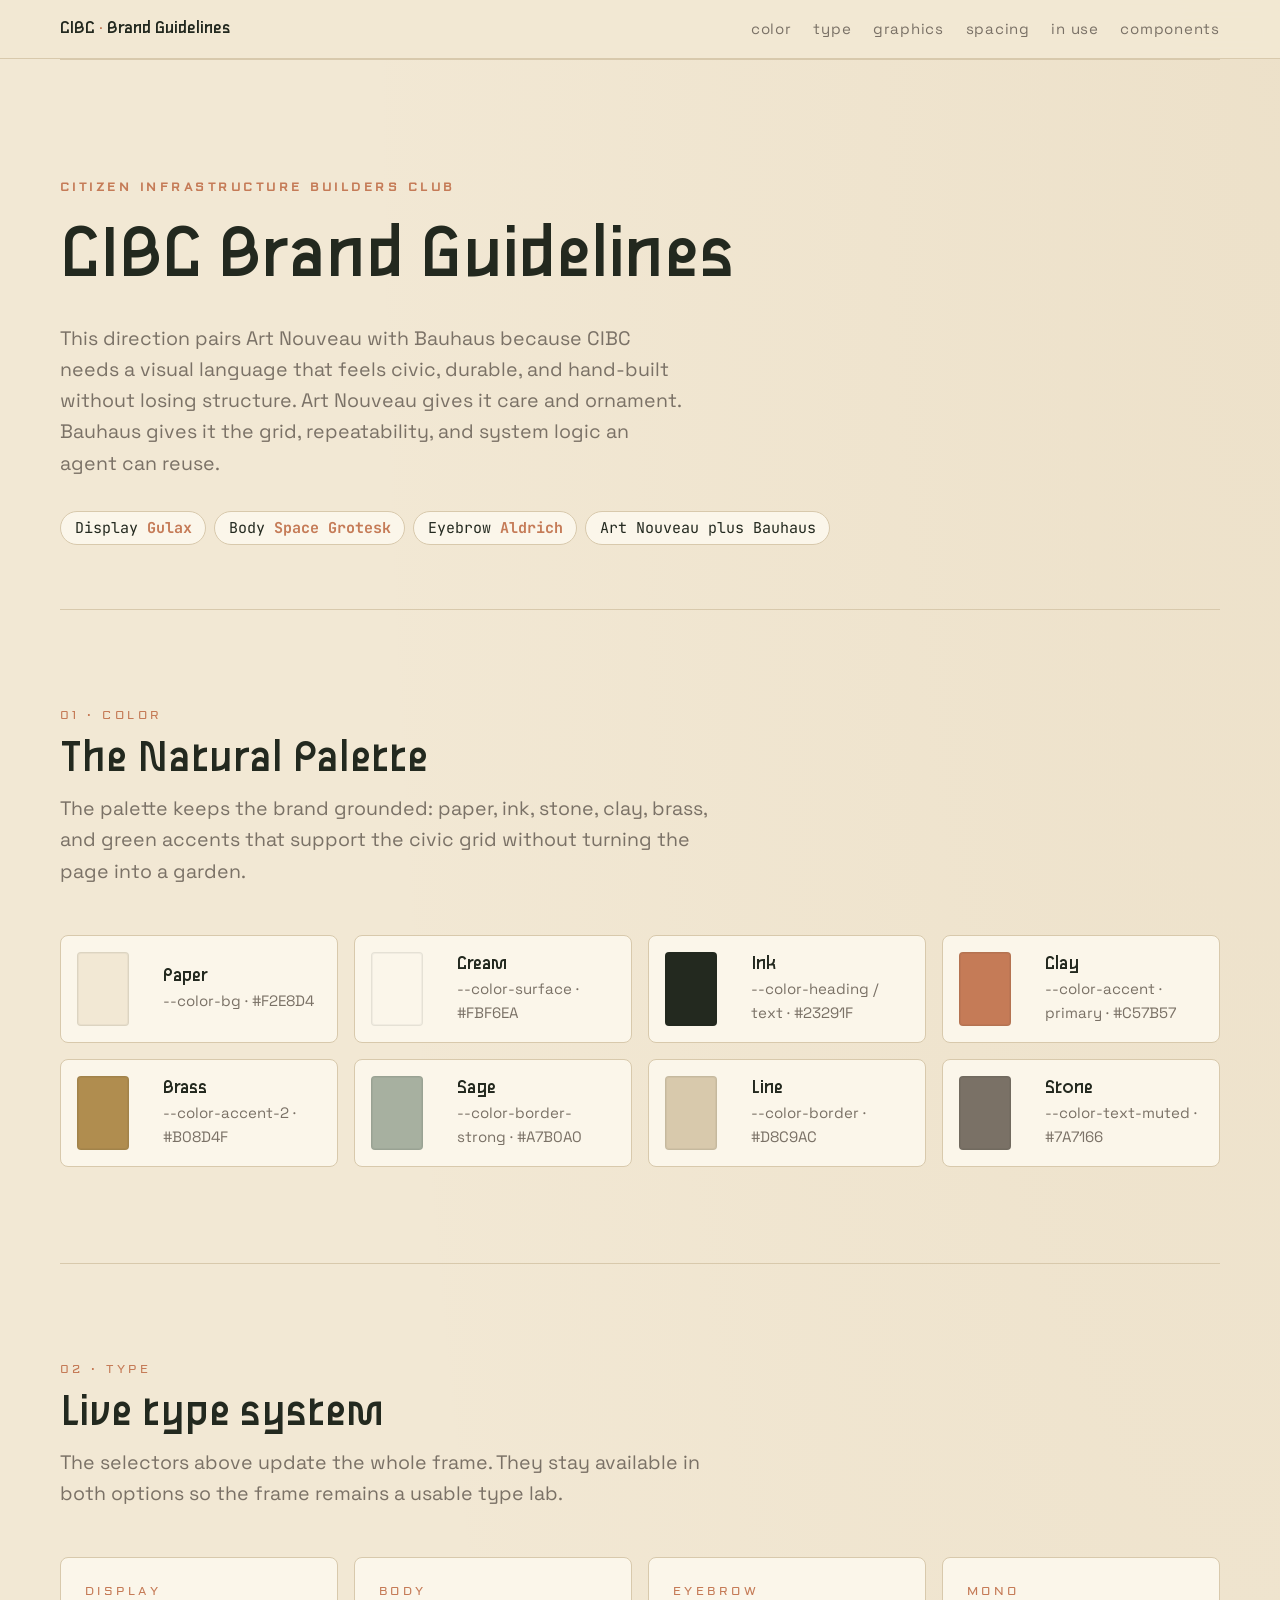
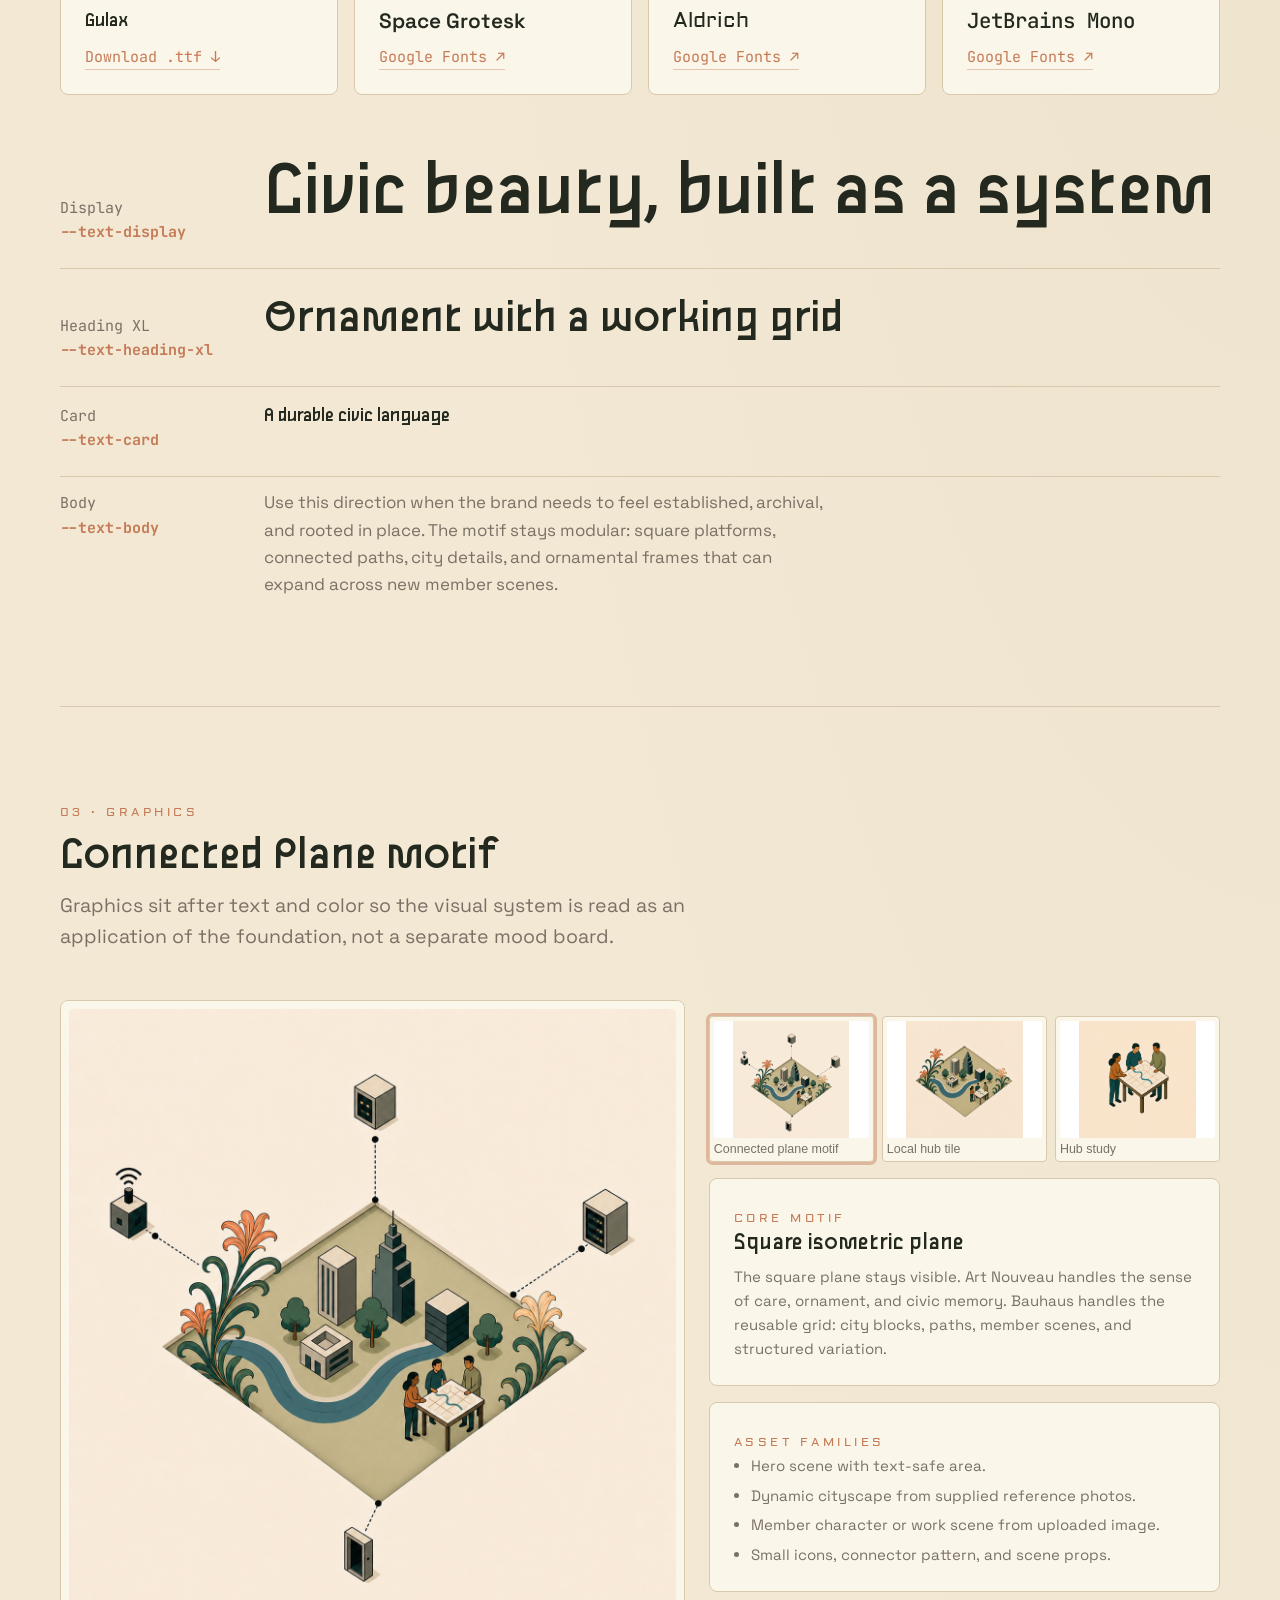
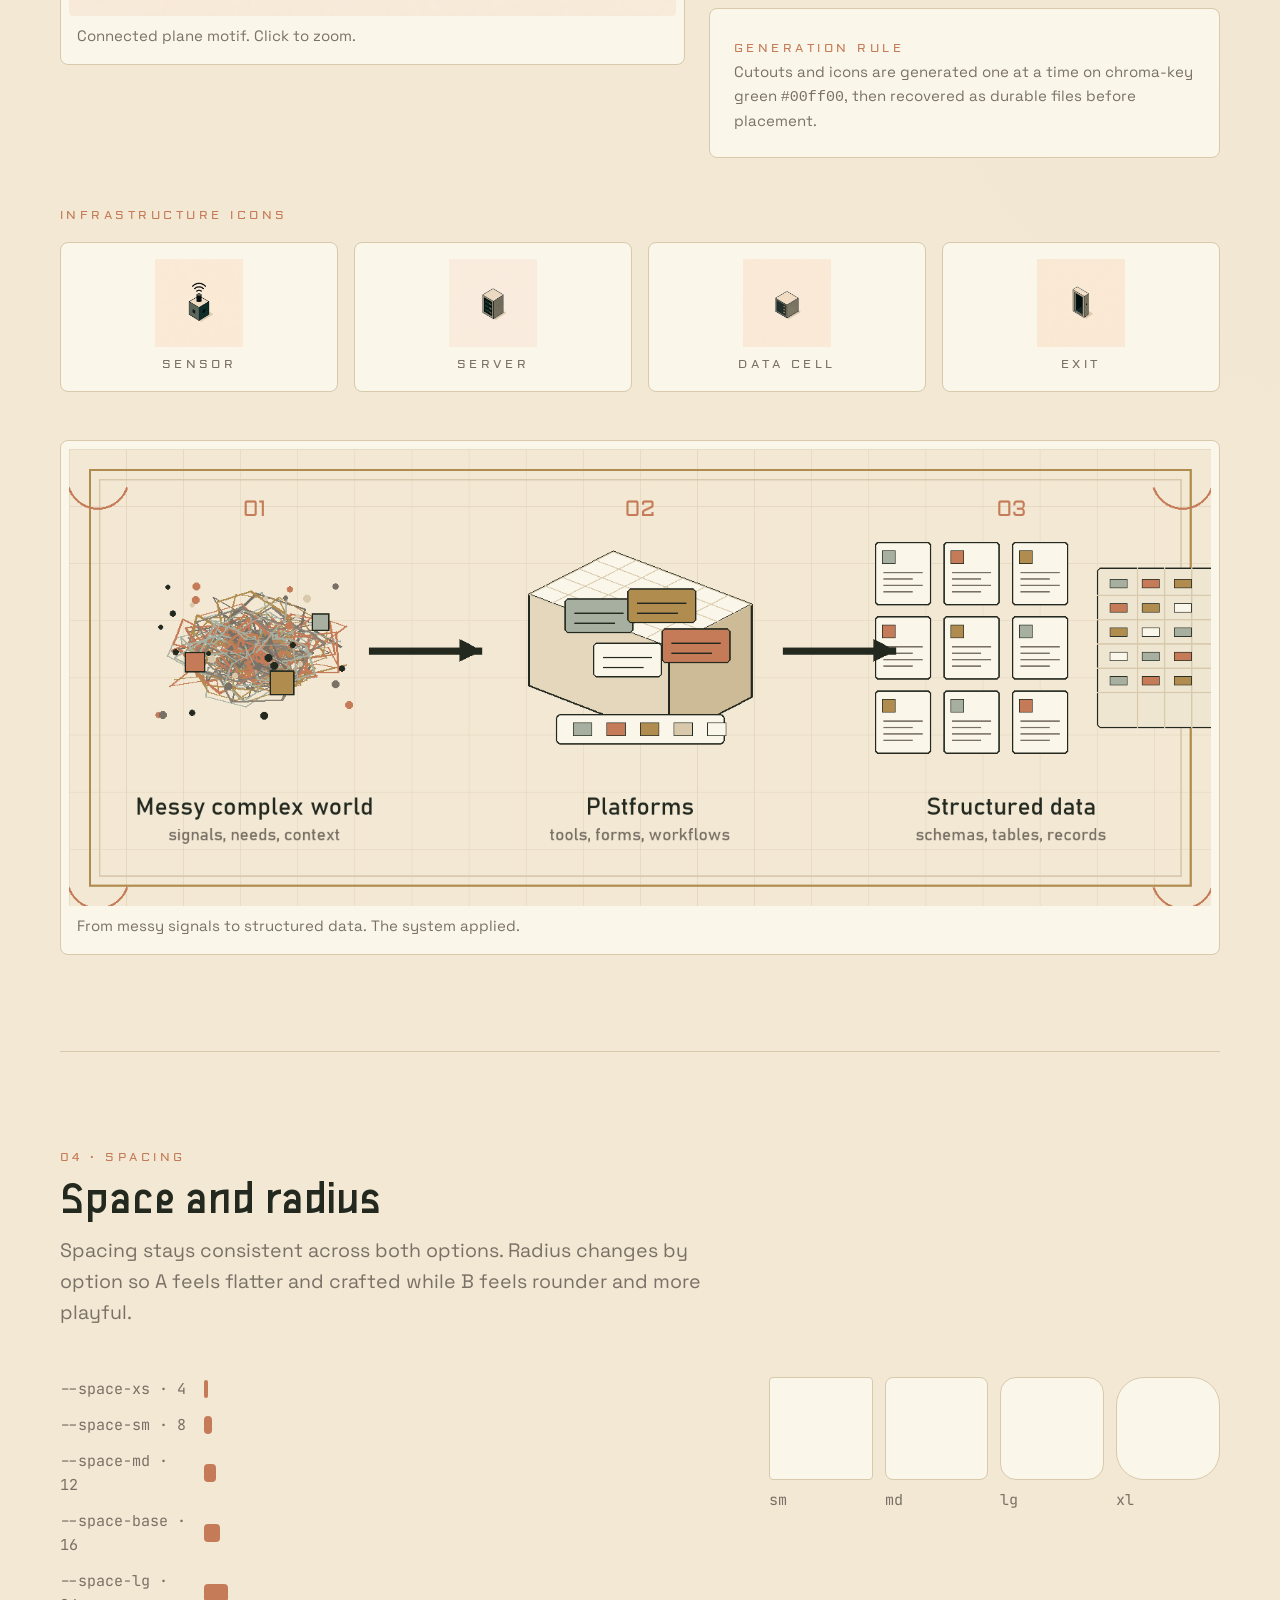
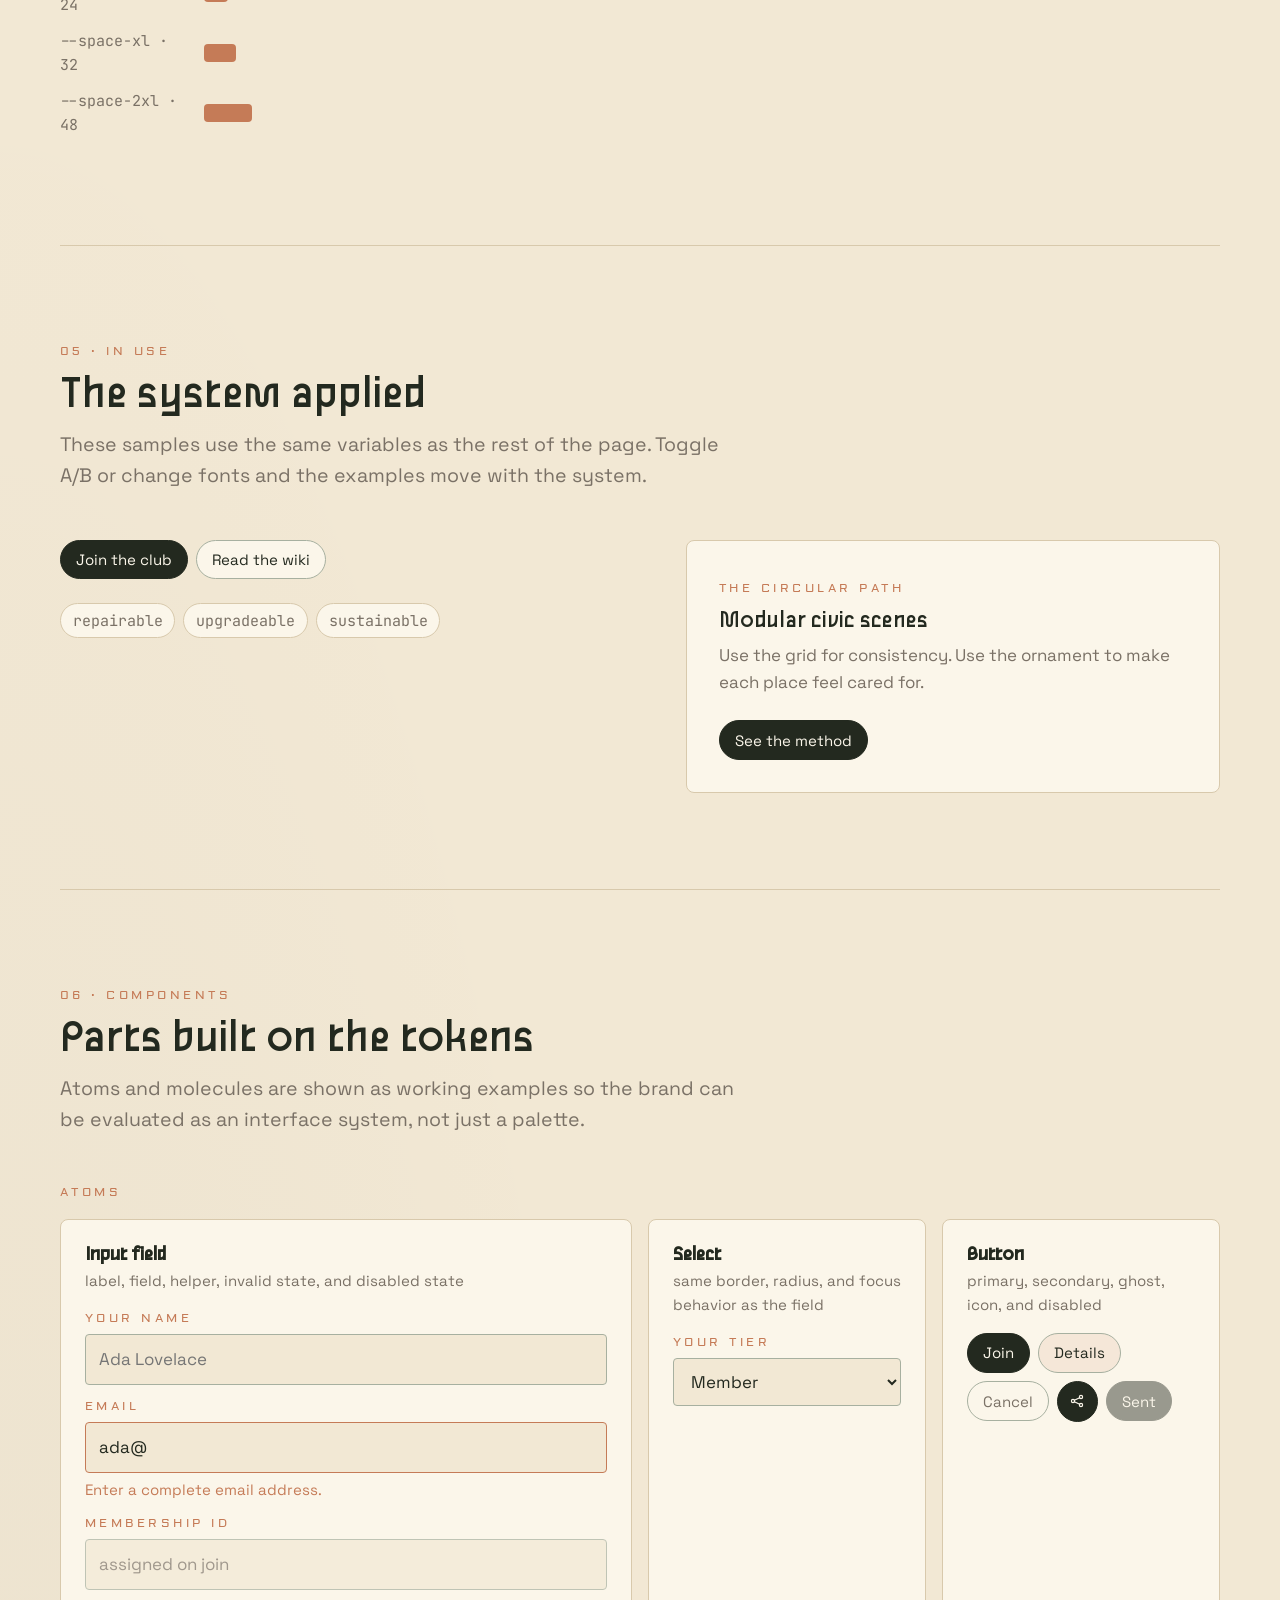
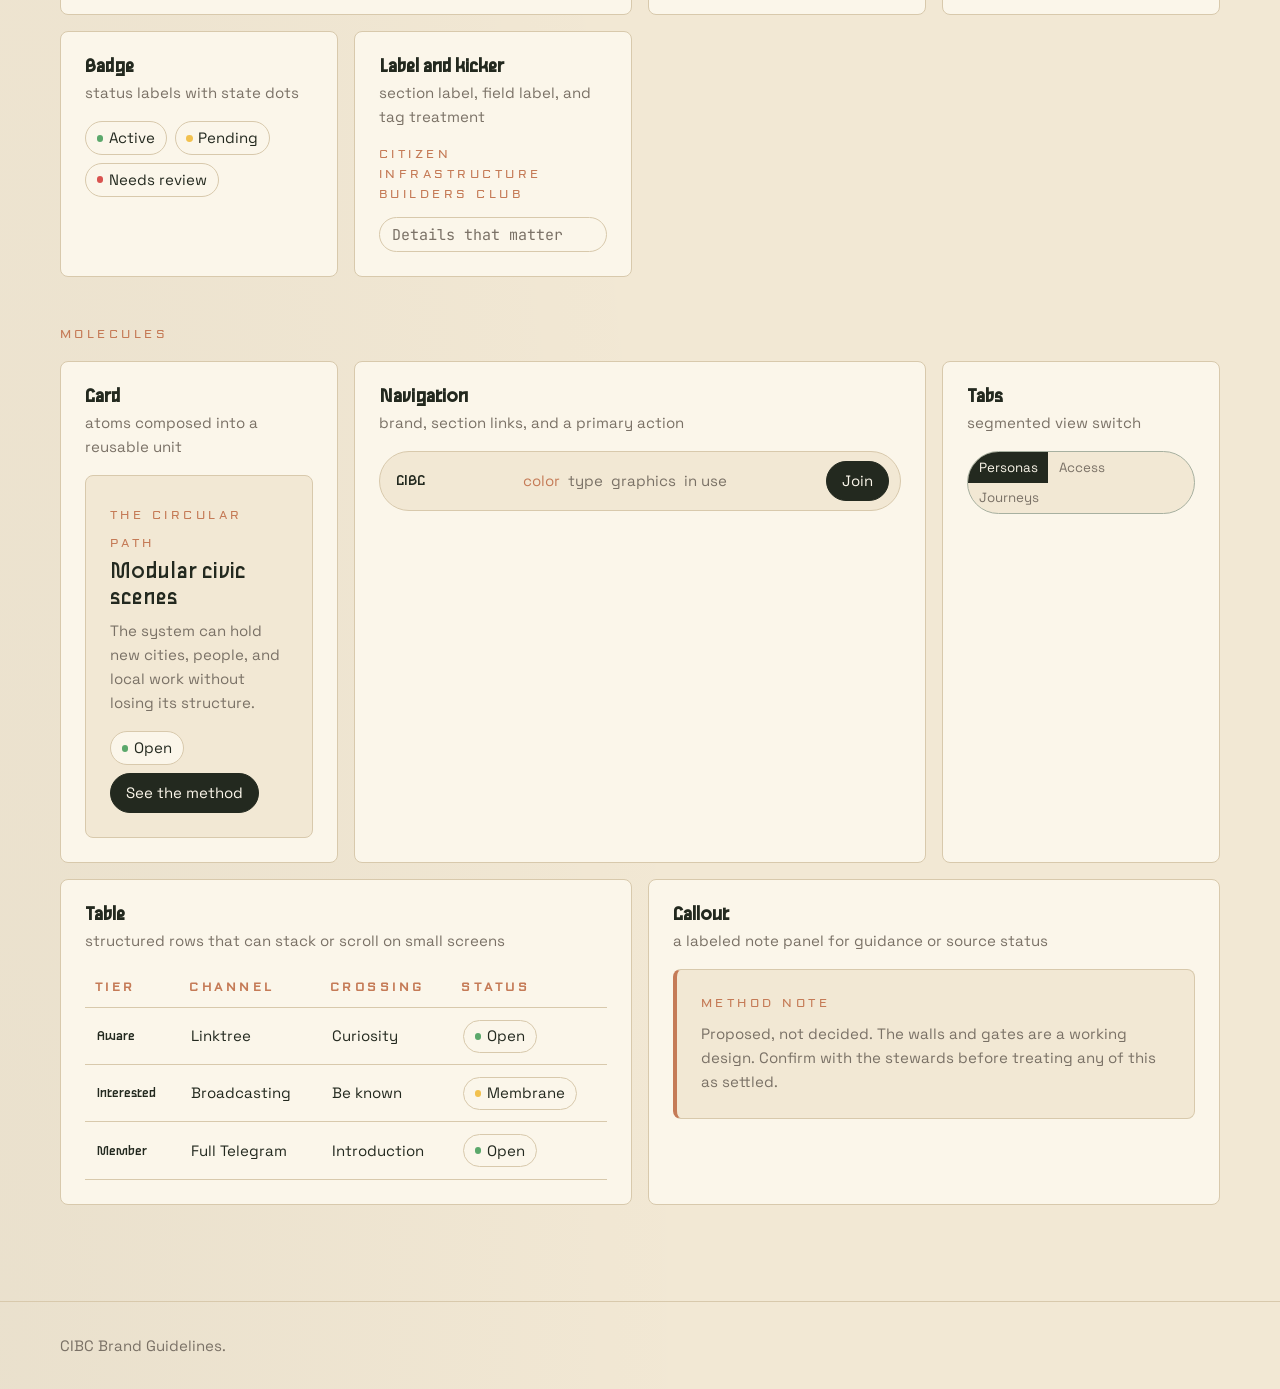
<file: brand-options/index.html>
<!DOCTYPE html>
<html lang="en">
<head>
<meta charset="UTF-8">
<meta name="viewport" content="width=device-width, initial-scale=1.0">
<meta name="robots" content="noindex, nofollow">
<title>CIBC Brand Guidelines</title>
<link rel="preconnect" href="https://fonts.googleapis.com">
<link rel="preconnect" href="https://fonts.gstatic.com" crossorigin>
<link href="https://fonts.googleapis.com/css2?family=Aldrich&family=Bricolage+Grotesque:opsz,wght@12..96,600;12..96,700;12..96,800&family=DM+Sans:ital,opsz,wght@0,9..40,400;0,9..40,500;0,9..40,600;0,9..40,700&family=Familjen+Grotesk:wght@500;600;700&family=JetBrains+Mono:wght@400;500;600&family=Outfit:wght@500;700;800&family=Space+Grotesk:wght@400;500;600;700&family=Space+Mono:wght@400;700&display=swap" rel="stylesheet">
<style>
@font-face { font-family: "Gulax"; src: url("assets/fonts/gulax/gulax-regular.woff2") format("woff2"); font-style: normal; font-weight: 400; font-display: swap; }

:root {
  --font-display: "Gulax", sans-serif;
  --font-body: "Space Grotesk", system-ui, sans-serif;
  --font-eyebrow: "Aldrich", system-ui, sans-serif;
  --font-mono: "JetBrains Mono", ui-monospace, monospace;
  --eyebrow-case: uppercase;
  --eyebrow-track: 0.28em;
  --text-display: clamp(2.8rem, 7vw, 5rem);
  --text-heading-xl: clamp(2rem, 4.6vw, 3rem);
  --text-heading-lg: clamp(1.55rem, 3vw, 2rem);
  --text-heading-md: clamp(1.25rem, 2.4vw, 1.55rem);
  --text-card: 1.3rem;
  --text-body-lg: 1.22rem;
  --text-body: 1.06rem;
  --text-body-sm: 0.94rem;
  --text-eyebrow: 0.78rem;
  --space-xs: 4px;
  --space-sm: 8px;
  --space-md: 12px;
  --space-base: 16px;
  --space-lg: 24px;
  --space-xl: 32px;
  --space-2xl: 48px;
  --space-3xl: 64px;
  --space-section: clamp(3.5rem, 8vw, 6rem);
  --radius-sm: 4px;
  --radius-md: 8px;
  --radius-lg: 16px;
  --radius-xl: 28px;
  --radius-full: 999px;
}

body[data-option="a"] {
  --palette-paper: #F2E8D4;
  --palette-cream: #FBF6EA;
  --palette-sage: #A7B0A0;
  --palette-clay: #C57B57;
  --palette-brass: #B08D4F;
  --palette-ink: #23291F;
  --palette-line: #D8C9AC;
  --palette-stone: #7A7166;
  --color-bg: var(--palette-paper);
  --color-surface: var(--palette-cream);
  --color-text: var(--palette-ink);
  --color-text-muted: var(--palette-stone);
  --color-heading: var(--palette-ink);
  --color-accent: var(--palette-clay);
  --color-accent-2: var(--palette-brass);
  --color-border: var(--palette-line);
  --color-border-strong: var(--palette-sage);
  --shadow-strong: transparent;
  --nav-offset: 0px;
  --tracking-display: 0;
  background-image:
    radial-gradient(120% 80% at 100% 0%, color-mix(in oklab, var(--palette-brass) 8%, transparent), transparent 60%),
    radial-gradient(100% 70% at 0% 100%, color-mix(in oklab, var(--palette-ink) 4%, transparent), transparent 55%);
}

body[data-option="b"] {
  --palette-cream: #F4EFE3;
  --palette-surface: #FEFEFB;
  --palette-navy: #2B3A8C;
  --palette-orange: #E8743B;
  --palette-ink: #26262E;
  --palette-slate: #5A5A66;
  --palette-border: #E3D9C6;
  --palette-hub-green: #5BA86B;
  --palette-hub-teal: #3FA6A0;
  --palette-hub-purple: #8A6FB0;
  --palette-hub-yellow: #F2C14E;
  --palette-hub-red: #D9534F;
  --color-bg: var(--palette-cream);
  --color-surface: var(--palette-surface);
  --color-text: var(--palette-ink);
  --color-text-muted: var(--palette-slate);
  --color-heading: var(--palette-navy);
  --color-accent: var(--palette-orange);
  --color-accent-2: var(--palette-navy);
  --color-border: var(--palette-border);
  --color-border-strong: var(--palette-navy);
  --shadow-strong: var(--palette-navy);
  --nav-offset: 16px;
  --tracking-display: 0;
  background-image: radial-gradient(color-mix(in oklab, var(--palette-navy) 16%, transparent) 1.2px, transparent 1.3px);
  background-size: 26px 26px;
  background-position: -13px -13px;
}

* { box-sizing: border-box; margin: 0; padding: 0; }
html { scroll-behavior: smooth; }
body {
  background-color: var(--color-bg);
  color: var(--color-text);
  font-family: var(--font-body);
  font-size: var(--text-body);
  line-height: 1.6;
  -webkit-font-smoothing: antialiased;
  transition: background-color 0.2s ease, color 0.2s ease;
}

h1, h2, h3, h4 { font-family: var(--font-display); color: var(--color-heading); font-weight: 700; line-height: 1.06; letter-spacing: var(--tracking-display); }
body[data-option="a"] h1, body[data-option="a"] h2, body[data-option="a"] h3, body[data-option="a"] h4 { font-weight: 400; }
a { color: inherit; }
.wrap { width: min(100% - clamp(2rem, 7vw, 8rem), 1160px); margin: 0 auto; }

.topbar { position: sticky; top: var(--nav-offset); z-index: 30; padding-top: var(--space-base); }
body[data-option="a"] .topbar { padding-top: 0; background: color-mix(in oklab, var(--color-bg) 91%, transparent); backdrop-filter: blur(8px); border-bottom: 1px solid var(--color-border); }
body[data-option="b"] .topbar { background: transparent; }
.nav-shell {
  min-height: 58px;
  display: flex;
  align-items: center;
  justify-content: space-between;
  gap: var(--space-base);
}
body[data-option="b"] .nav-shell {
  background: var(--color-surface);
  border: 2px solid var(--color-heading);
  border-radius: var(--radius-full);
  box-shadow: 6px 6px 0 var(--shadow-strong);
  padding: 0.45rem 0.55rem 0.45rem 1.25rem;
}
.brand { display: inline-flex; align-items: center; gap: 0.55rem; min-width: 0; font-family: var(--font-display); color: var(--color-heading); font-size: 1.22rem; line-height: 1; white-space: nowrap; }
.brand img { width: 32px; height: 32px; object-fit: contain; flex: 0 0 32px; }
body[data-option="a"] .brand img { display: none; }
body[data-option="b"] .brand { font-weight: 800; }
.brand .dot { color: var(--color-accent); }
.nav-links { display: flex; align-items: center; justify-content: flex-end; gap: clamp(0.6rem, 1.8vw, 1.35rem); flex-wrap: wrap; }
.nav-links a { font-size: var(--text-body-sm); color: var(--color-text-muted); text-decoration: none; letter-spacing: 0.05em; text-transform: lowercase; }
body[data-option="b"] .nav-links a { font-family: var(--font-mono); padding: 0.3em 0.72em; border-radius: var(--radius-full); }
.nav-links a:hover { color: var(--color-accent); }
body[data-option="b"] .nav-links a:hover { background: var(--color-accent); color: var(--palette-surface); }
.option-toggle { display: inline-flex; border: 1px solid var(--color-border-strong); border-radius: var(--radius-full); overflow: hidden; background: var(--color-surface); }
body[data-option="b"] .option-toggle { border: 1.5px solid var(--color-heading); }
.option-toggle button { border: 0; background: transparent; color: var(--color-text-muted); font-family: var(--font-body); font-size: var(--text-body-sm); padding: 0.42em 0.82em; cursor: pointer; }
body[data-option="b"] .option-toggle button { font-family: var(--font-mono); font-weight: 700; }
.option-toggle button.on { background: var(--color-heading); color: var(--color-surface); }

.eyebrow, .asset-label, .table th { font-family: var(--font-eyebrow); font-size: var(--text-eyebrow); letter-spacing: var(--eyebrow-track); text-transform: var(--eyebrow-case); color: var(--color-accent); }

.masthead { padding: clamp(4rem, 9vw, 7rem) 0 clamp(2.4rem, 6vw, 4rem); }
.masthead .eyebrow { display: inline-block; margin-bottom: var(--space-base); font-weight: 700; }
.masthead h1 { font-size: var(--text-display); max-width: 14ch; }
.masthead h1 em { color: var(--color-accent); font-style: normal; }
.masthead .lede { max-width: 48ch; margin-top: var(--space-lg); color: var(--color-text-muted); font-size: var(--text-body-lg); }
.meta-row { display: flex; gap: var(--space-sm); flex-wrap: wrap; margin-top: var(--space-xl); }
.meta-chip { font-family: var(--font-mono); font-size: var(--text-body-sm); background: var(--color-surface); border: 1px solid var(--color-border); border-radius: var(--radius-full); padding: 0.28em 0.9em; color: var(--color-text); }
body[data-option="b"] .meta-chip { border: 1.5px solid var(--color-heading); box-shadow: 2px 2px 0 var(--color-heading); }
.meta-chip b { color: var(--color-accent); }

section { padding: var(--space-section) 0; border-top: 1px solid var(--color-border); }
body[data-option="b"] section { border-top: 2px solid var(--color-heading); }
.section-head { margin-bottom: var(--space-2xl); max-width: 62ch; }
.section-head .eyebrow { display: block; margin-bottom: var(--space-sm); }
.section-head h2 { font-size: var(--text-heading-xl); }
.section-head p { color: var(--color-text-muted); margin-top: var(--space-sm); font-size: var(--text-body-lg); }

.roles { display: grid; grid-template-columns: repeat(auto-fit, minmax(230px, 1fr)); gap: var(--space-base); }
.role {
  display: grid;
  grid-template-columns: 70px 1fr;
  align-items: center;
  gap: var(--space-base);
  padding: var(--space-base);
  background: var(--color-surface);
  border: 1px solid var(--color-border);
  border-radius: var(--radius-md);
}
body[data-option="b"] .role { border: 1.5px solid var(--color-border); }
.swatch { width: 52px; height: 74px; border-radius: var(--radius-sm); border: 1px solid color-mix(in oklab, var(--color-text) 10%, transparent); box-shadow: inset 0 0 0 1px rgba(0,0,0,0.04); }
.role h3 { font-size: var(--text-card); margin-bottom: 0.12rem; }
.role p { color: var(--color-text-muted); font-size: var(--text-body-sm); word-break: break-word; }
.hub-row { display: none; grid-template-columns: repeat(auto-fit, minmax(140px, 1fr)); gap: var(--space-base); margin-bottom: var(--space-xl); }
body[data-option="b"] .hub-row { display: grid; }
.hub { background: var(--color-surface); border: 2px solid var(--color-heading); border-radius: var(--radius-lg); overflow: hidden; box-shadow: 3px 3px 0 var(--color-heading); }
.hub .hub-swatch { height: 68px; }
.hub .hub-meta { padding: var(--space-md); font-family: var(--font-mono); font-size: var(--text-body-sm); color: var(--color-text-muted); }

.type-ramp { display: grid; gap: var(--space-md); }
.spec-row { display: grid; grid-template-columns: minmax(120px, 180px) 1fr; gap: var(--space-lg); align-items: baseline; padding: var(--space-md) 0; border-top: 1px solid var(--color-border); }
body[data-option="b"] .spec-row { border-top: 1.5px solid var(--color-border); }
.spec-row:first-child { border-top: 0; }
.spec-row .label { font-family: var(--font-mono); font-size: var(--text-body-sm); color: var(--color-text-muted); }
.spec-row .label b { display: block; color: var(--color-accent); font-weight: 700; }
.sample-display { font-family: var(--font-display); font-size: var(--text-display); line-height: 0.95; color: var(--color-heading); }
.sample-h1 { font-family: var(--font-display); font-size: var(--text-heading-xl); color: var(--color-heading); }
.sample-card { font-family: var(--font-display); font-size: var(--text-card); color: var(--color-heading); }
.sample-body { color: var(--color-text-muted); max-width: 52ch; }

.graphics-grid { display: grid; grid-template-columns: minmax(0, 1.1fr) minmax(260px, 0.9fr); gap: var(--space-lg); align-items: start; }
.graphic-card { background: var(--color-surface); border: 1px solid var(--color-border); border-radius: var(--radius-md); overflow: hidden; }
body[data-option="b"] .graphic-card { border: 2px solid var(--color-heading); box-shadow: 4px 4px 0 var(--color-heading); }
.image-zoom { display: block; width: 100%; border: 0; background: var(--color-surface); padding: var(--space-sm); cursor: zoom-in; }
.image-zoom img { width: 100%; max-height: min(72vh, 620px); object-fit: contain; display: block; background: #fff; border-radius: var(--radius-sm); }
.image-caption { padding: 0 var(--space-base) var(--space-base); color: var(--color-text-muted); font-size: var(--text-body-sm); }
.reference-strip { display: grid; grid-template-columns: repeat(auto-fit, minmax(150px, 1fr)); gap: var(--space-sm); margin-top: var(--space-base); }
.thumb-button { border: 1px solid var(--color-border); border-radius: var(--radius-sm); background: var(--color-surface); padding: var(--space-xs); cursor: pointer; text-align: left; color: var(--color-text-muted); }
body[data-option="b"] .thumb-button { border: 1.5px solid var(--color-heading); }
.thumb-button.active { outline: 3px solid color-mix(in oklab, var(--color-accent) 45%, transparent); }
.thumb-button img { width: 100%; aspect-ratio: 4 / 3; object-fit: contain; display: block; background: #fff; border-radius: calc(var(--radius-sm) - 1px); }
.thumb-button span { display: block; margin-top: var(--space-xs); font-size: 0.78rem; line-height: 1.25; }
.graphic-notes { display: grid; gap: var(--space-base); }
.asset-note { background: var(--color-surface); border: 1px solid var(--color-border); border-radius: var(--radius-md); padding: var(--space-lg); }
body[data-option="b"] .asset-note { border: 2px solid var(--color-heading); box-shadow: 3px 3px 0 var(--color-heading); }
.asset-note h3 { font-size: var(--text-heading-md); margin-bottom: var(--space-sm); }
.asset-note p, .asset-note li { color: var(--color-text-muted); font-size: var(--text-body-sm); }
.asset-note ul { padding-left: 1.1rem; display: grid; gap: 0.35rem; }

.scales { display: grid; grid-template-columns: 1.2fr 0.8fr; gap: var(--space-xl); }
.bar-row { display: grid; grid-template-columns: 132px 1fr; align-items: center; gap: var(--space-md); margin-bottom: var(--space-md); font-family: var(--font-mono); font-size: var(--text-body-sm); color: var(--color-text-muted); }
.bar-row .bar { display: block; height: 18px; background: var(--color-accent); border-radius: var(--radius-sm); }
.radius-row { display: grid; grid-template-columns: repeat(4, 1fr); gap: var(--space-md); }
.radius-box { aspect-ratio: 1; background: var(--color-surface); border: 1px solid var(--color-border); }
body[data-option="b"] .radius-box { border: 2px solid var(--color-heading); box-shadow: 2px 2px 0 var(--color-heading); }
.radius-row figcaption { margin-top: var(--space-sm); color: var(--color-text-muted); font-family: var(--font-mono); font-size: var(--text-body-sm); }

.inuse { display: grid; grid-template-columns: minmax(0, 1fr) minmax(260px, 0.9fr); gap: var(--space-xl); align-items: start; }
.button-row, .tag-row { display: flex; gap: var(--space-sm); flex-wrap: wrap; }
.btn { border: 1px solid var(--color-border-strong); border-radius: var(--radius-full); background: var(--color-surface); color: var(--color-heading); padding: 0.62em 1em; font-family: var(--font-body); font-size: var(--text-body-sm); cursor: pointer; }
.btn.primary { background: var(--color-heading); color: var(--color-surface); border-color: var(--color-heading); }
body[data-option="b"] .btn { border: 2px solid var(--color-heading); box-shadow: 2px 2px 0 var(--color-heading); font-weight: 700; }
.tag { border: 1px solid var(--color-border); border-radius: var(--radius-full); padding: 0.3em 0.78em; color: var(--color-text-muted); background: var(--color-surface); font-family: var(--font-mono); font-size: var(--text-body-sm); }
.demo-card { background: var(--color-surface); border: 1px solid var(--color-border); border-radius: var(--radius-md); padding: var(--space-xl); }
body[data-option="b"] .demo-card { border: 2px solid var(--color-heading); box-shadow: 4px 4px 0 var(--color-heading); }
.demo-card h3 { margin: var(--space-sm) 0; font-size: var(--text-heading-md); }
.demo-card p { color: var(--color-text-muted); margin-bottom: var(--space-lg); }

.cmp-groups { display: grid; gap: var(--space-2xl); }
.cmp-grouphead { font-family: var(--font-eyebrow); font-size: var(--text-eyebrow); letter-spacing: var(--eyebrow-track); text-transform: var(--eyebrow-case); color: var(--color-accent); margin-bottom: var(--space-base); }
.cmp-grid { display: grid; grid-template-columns: repeat(auto-fit, minmax(240px, 1fr)); gap: var(--space-base); align-items: stretch; }
.cmp-item { background: var(--color-surface); border: 1px solid var(--color-border); border-radius: var(--radius-md); padding: var(--space-lg); min-width: 0; }
body[data-option="b"] .cmp-item { border: 2px solid var(--color-heading); box-shadow: 3px 3px 0 var(--color-heading); }
@media (min-width: 760px) { .cmp-item.span2 { grid-column: span 2; } }
.cmp-name { display: block; color: var(--color-text-muted); font-size: var(--text-body-sm); margin-bottom: var(--space-base); }
.cmp-name b { display: block; color: var(--color-heading); font-family: var(--font-display); font-size: var(--text-card); line-height: 1.1; margin-bottom: 2px; }
.cmp-stage { display: flex; flex-wrap: wrap; gap: var(--space-sm); align-items: center; }
.cmp-stage.col { display: grid; gap: var(--space-md); align-items: stretch; }
.field { display: grid; gap: 5px; }
.field label { font-family: var(--font-eyebrow); font-size: var(--text-eyebrow); letter-spacing: var(--eyebrow-track); text-transform: var(--eyebrow-case); color: var(--color-accent); }
.control { width: 100%; border: 1px solid var(--color-border-strong); background: var(--color-bg); color: var(--color-text); border-radius: var(--radius-sm); padding: 0.65em 0.75em; font: inherit; }
body[data-option="b"] .control { border: 1.5px solid var(--color-heading); border-radius: var(--radius-md); background: var(--color-surface); }
.control:focus { outline: none; border-color: var(--color-accent); box-shadow: 0 0 0 3px color-mix(in oklab, var(--color-accent) 20%, transparent); }
body[data-option="b"] .control:focus { box-shadow: 3px 3px 0 var(--color-accent); }
.control:disabled { color: var(--color-text-muted); opacity: 0.7; }
.field.is-invalid .control { border-color: var(--color-accent); }
.hint { color: var(--color-accent); font-size: var(--text-body-sm); }
.btn.secondary { background: color-mix(in oklab, var(--color-accent) 12%, var(--color-surface)); color: var(--color-heading); }
.btn.navy { background: var(--color-heading); color: var(--color-surface); border-color: var(--color-heading); }
.btn.ghost { background: transparent; color: var(--color-text-muted); }
.btn:disabled { opacity: 0.45; cursor: not-allowed; }
.btn.icon { width: 2.55rem; height: 2.55rem; display: inline-grid; place-items: center; padding: 0; }
.btn.icon svg { width: 1rem; height: 1rem; }
.badge { display: inline-flex; align-items: center; gap: 0.38em; border: 1px solid var(--color-border); border-radius: var(--radius-full); padding: 0.25em 0.7em; background: var(--color-surface); color: var(--color-text); font-size: var(--text-body-sm); }
body[data-option="b"] .badge { border: 1.5px solid var(--color-heading); font-family: var(--font-mono); font-size: 0.78rem; }
.badge::before { content: ""; width: 0.45em; height: 0.45em; border-radius: 50%; background: var(--color-accent); }
.badge.ok::before { background: #5BA86B; }
.badge.note::before { background: #F2C14E; }
.badge.alert::before { background: #D9534F; }
.cmp-card { background: var(--color-bg); border: 1px solid var(--color-border); border-radius: var(--radius-md); padding: var(--space-lg); }
body[data-option="b"] .cmp-card { border: 2px solid var(--color-heading); box-shadow: 3px 3px 0 var(--color-heading); }
.cmp-card h4 { font-size: var(--text-heading-md); margin: var(--space-xs) 0 var(--space-sm); }
.cmp-card p { color: var(--color-text-muted); font-size: var(--text-body-sm); }
.cmp-card .foot { display: flex; justify-content: space-between; gap: var(--space-sm); align-items: center; margin-top: var(--space-base); flex-wrap: wrap; }
.cmp-nav { display: flex; align-items: center; justify-content: space-between; gap: var(--space-base); flex-wrap: wrap; border: 1px solid var(--color-border); border-radius: var(--radius-full); background: var(--color-bg); padding: 0.55rem 0.7rem 0.55rem 1rem; }
body[data-option="b"] .cmp-nav { border: 2px solid var(--color-heading); box-shadow: 3px 3px 0 var(--color-heading); }
.cmp-nav .mk { font-family: var(--font-display); color: var(--color-heading); font-size: 1.08rem; }
.cmp-nav .lnk { display: flex; flex-wrap: wrap; gap: var(--space-sm); }
.cmp-nav a { color: var(--color-text-muted); text-decoration: none; font-size: var(--text-body-sm); }
.cmp-nav a.on { color: var(--color-accent); }
.cmp-tabs { display: inline-flex; border: 1px solid var(--color-border-strong); border-radius: var(--radius-full); overflow: hidden; background: var(--color-bg); max-width: 100%; flex-wrap: wrap; }
body[data-option="b"] .cmp-tabs { border: 1.5px solid var(--color-heading); }
.cmp-tab { border: 0; background: transparent; color: var(--color-text-muted); padding: 0.5em 0.8em; font-family: var(--font-body); cursor: pointer; }
.cmp-tab.on { background: var(--color-heading); color: var(--color-surface); }
.cmp-tablewrap { overflow-x: auto; }
.cmp-table { width: 100%; border-collapse: collapse; font-size: var(--text-body-sm); min-width: 520px; }
.cmp-table th, .cmp-table td { text-align: left; padding: 0.75em 0.8em; border-bottom: 1px solid var(--color-border); }
.cmp-table th { font-family: var(--font-eyebrow); font-size: var(--text-eyebrow); letter-spacing: var(--eyebrow-track); text-transform: var(--eyebrow-case); color: var(--color-accent); }
.cmp-table .nm { font-family: var(--font-display); color: var(--color-heading); }
.cmp-callout { border: 1px solid var(--color-border); border-left: 4px solid var(--color-accent); border-radius: var(--radius-md); padding: var(--space-lg); background: var(--color-bg); }
body[data-option="b"] .cmp-callout { border: 2px solid var(--color-heading); border-left-width: 8px; box-shadow: 3px 3px 0 var(--color-heading); }
.cmp-callout .lbl { display: block; font-family: var(--font-eyebrow); font-size: var(--text-eyebrow); letter-spacing: var(--eyebrow-track); text-transform: var(--eyebrow-case); color: var(--color-accent); margin-bottom: var(--space-sm); }
.cmp-callout p { color: var(--color-text-muted); font-size: var(--text-body-sm); }
.footer { padding: var(--space-xl) 0; color: var(--color-text-muted); font-size: var(--text-body-sm); border-top: 1px solid var(--color-border); }
body[data-option="b"] .footer { border-top: 2px solid var(--color-heading); }
.lightbox { position: fixed; inset: 0; z-index: 200; display: none; align-items: center; justify-content: center; padding: clamp(1rem, 3vw, 2rem); background: rgba(13, 17, 23, 0.92); cursor: zoom-out; }
.lightbox.open { display: flex; }
.lightbox img { max-width: 96vw; max-height: 92vh; width: auto; height: auto; object-fit: contain; border-radius: var(--radius-md); background: #fff; box-shadow: 0 18px 60px rgba(0,0,0,0.45); }
.lightbox .close { position: fixed; top: 16px; right: 16px; border: 1px solid rgba(255,255,255,0.4); border-radius: var(--radius-full); background: rgba(255,255,255,0.12); color: #fff; padding: 0.45em 0.8em; cursor: pointer; font-family: var(--font-body); }

@media (max-width: 760px) {
  .wrap { width: min(100% - 2rem, 1160px); }
  .nav-shell { align-items: flex-start; }
  .brand { width: 100%; }
  .nav-links { justify-content: flex-start; }
  .option-toggle { width: 100%; }
  .option-toggle button { flex: 1; }
  .spec-row, .graphics-grid, .scales, .inuse { grid-template-columns: 1fr; }
  .role { grid-template-columns: 54px 1fr; }
  .swatch { width: 44px; height: 58px; }
}
</style>
</head>
<body data-option="a">

<header class="topbar">
  <div class="wrap">
    <div class="nav-shell">
      <div class="brand"><img id="brandMark" src="assets/20260619_cibc-a_mark-final.png" alt="CIBC brand mark"><span>CIBC<span class="dot"> · </span><span id="brandOption">Brand Guidelines</span></span></div>
      <nav class="nav-links" aria-label="Page sections">
        <a href="#color">color</a>
        <a href="#type">type</a>
        <a href="#graphics">graphics</a>
        <a href="#spacing">spacing</a>
        <a href="#in-use">in use</a>
        <a href="#components">components</a>
      </nav>
    </div>
  </div>
</header>

<main>
  <section class="masthead wrap" id="top">
    <span class="eyebrow">Citizen Infrastructure Builders Club</span>
    <h1 id="heroTitle">CIBC Brand Guidelines</h1>
    <p class="lede" id="heroLede">This direction pairs Art Nouveau with Bauhaus because CIBC needs a visual language that feels civic, durable, and hand-built without losing structure. Art Nouveau gives it care and ornament. Bauhaus gives it the grid, repeatability, and system logic an agent can reuse.</p>
    <div class="meta-row">
      <span class="meta-chip">Display <b id="metaDisplay">Gulax</b></span>
      <span class="meta-chip">Body <b id="metaBody">Space Grotesk</b></span>
      <span class="meta-chip">Eyebrow <b id="metaEyebrow">Aldrich</b></span>
      <span class="meta-chip" id="metaDirection">Art Nouveau plus Bauhaus</span>
    </div>
  </section>

  <section class="wrap" id="color">
    <div class="section-head">
      <span class="eyebrow">01 · Color</span>
      <h2 id="colorTitle">The Natural Palette</h2>
      <p id="colorLede">The palette keeps the brand grounded: paper, ink, stone, clay, brass, and green accents that support the civic grid without turning the page into a garden.</p>
    </div>
    <div class="hub-row" aria-label="Option B hub colors">
      <div class="hub"><div class="hub-swatch" style="background:var(--palette-hub-green)"></div><div class="hub-meta">Green hub</div></div>
      <div class="hub"><div class="hub-swatch" style="background:var(--palette-hub-teal)"></div><div class="hub-meta">Teal hub</div></div>
      <div class="hub"><div class="hub-swatch" style="background:var(--palette-hub-purple)"></div><div class="hub-meta">Purple hub</div></div>
      <div class="hub"><div class="hub-swatch" style="background:var(--palette-hub-yellow)"></div><div class="hub-meta">Yellow hub</div></div>
      <div class="hub"><div class="hub-swatch" style="background:var(--palette-hub-red)"></div><div class="hub-meta">Red hub</div></div>
    </div>
    <div class="roles">
      <article class="role"><span class="swatch" style="background:var(--color-bg)"></span><div><h3>Paper</h3><p><span>--color-bg</span> · <span data-hex="--color-bg"></span></p></div></article>
      <article class="role"><span class="swatch" style="background:var(--color-surface)"></span><div><h3>Cream</h3><p><span>--color-surface</span> · <span data-hex="--color-surface"></span></p></div></article>
      <article class="role"><span class="swatch" style="background:var(--color-heading)"></span><div><h3>Ink</h3><p><span>--color-heading / text</span> · <span data-hex="--color-heading"></span></p></div></article>
      <article class="role"><span class="swatch" style="background:var(--color-accent)"></span><div><h3>Clay</h3><p><span>--color-accent · primary</span> · <span data-hex="--color-accent"></span></p></div></article>
      <article class="role"><span class="swatch" style="background:var(--color-accent-2)"></span><div><h3>Brass</h3><p><span>--color-accent-2</span> · <span data-hex="--color-accent-2"></span></p></div></article>
      <article class="role"><span class="swatch" style="background:var(--color-border-strong)"></span><div><h3>Sage</h3><p><span>--color-border-strong</span> · <span data-hex="--color-border-strong"></span></p></div></article>
      <article class="role"><span class="swatch" style="background:var(--color-border)"></span><div><h3>Line</h3><p><span>--color-border</span> · <span data-hex="--color-border"></span></p></div></article>
      <article class="role"><span class="swatch" style="background:var(--color-text-muted)"></span><div><h3>Stone</h3><p><span>--color-text-muted</span> · <span data-hex="--color-text-muted"></span></p></div></article>
    </div>
  </section>

  <section class="wrap" id="type">
    <div class="section-head">
      <span class="eyebrow">02 · Type</span>
      <h2>Live type system</h2>
      <p>The selectors above update the whole frame. They stay available in both options so the frame remains a usable type lab.</p>
    </div>
    <div class="brand-faces" style="display:grid;grid-template-columns:repeat(auto-fit,minmax(168px,1fr));gap:var(--space-base);margin-bottom:var(--space-2xl);">
      <article style="background:var(--color-surface);border:1px solid var(--color-border);border-radius:var(--radius-md);padding:var(--space-lg);">
        <span class="eyebrow" style="display:block;margin-bottom:var(--space-sm);">Display</span>
        <b style="font-family:var(--font-display);font-weight:400;color:var(--color-heading);font-size:var(--text-card);display:block;line-height:1.1;">Gulax</b>
        <a href="assets/fonts/gulax/gulax-regular.ttf" download style="display:inline-block;margin-top:var(--space-md);font-family:var(--font-mono);font-size:var(--text-body-sm);color:var(--color-accent);text-decoration:none;border-bottom:1px solid color-mix(in oklab, var(--color-accent) 40%, transparent);">Download .ttf ↓</a>
      </article>
      <article style="background:var(--color-surface);border:1px solid var(--color-border);border-radius:var(--radius-md);padding:var(--space-lg);">
        <span class="eyebrow" style="display:block;margin-bottom:var(--space-sm);">Body</span>
        <b style="font-family:var(--font-body);font-weight:600;color:var(--color-heading);font-size:var(--text-card);display:block;line-height:1.1;">Space Grotesk</b>
        <a href="https://fonts.google.com/specimen/Space+Grotesk" target="_blank" rel="noopener" style="display:inline-block;margin-top:var(--space-md);font-family:var(--font-mono);font-size:var(--text-body-sm);color:var(--color-accent);text-decoration:none;border-bottom:1px solid color-mix(in oklab, var(--color-accent) 40%, transparent);">Google Fonts ↗</a>
      </article>
      <article style="background:var(--color-surface);border:1px solid var(--color-border);border-radius:var(--radius-md);padding:var(--space-lg);">
        <span class="eyebrow" style="display:block;margin-bottom:var(--space-sm);">Eyebrow</span>
        <b style="font-family:var(--font-eyebrow);font-weight:400;color:var(--color-heading);font-size:var(--text-card);display:block;line-height:1.1;">Aldrich</b>
        <a href="https://fonts.google.com/specimen/Aldrich" target="_blank" rel="noopener" style="display:inline-block;margin-top:var(--space-md);font-family:var(--font-mono);font-size:var(--text-body-sm);color:var(--color-accent);text-decoration:none;border-bottom:1px solid color-mix(in oklab, var(--color-accent) 40%, transparent);">Google Fonts ↗</a>
      </article>
      <article style="background:var(--color-surface);border:1px solid var(--color-border);border-radius:var(--radius-md);padding:var(--space-lg);">
        <span class="eyebrow" style="display:block;margin-bottom:var(--space-sm);">Mono</span>
        <b style="font-family:var(--font-mono);font-weight:500;color:var(--color-heading);font-size:var(--text-card);display:block;line-height:1.1;">JetBrains Mono</b>
        <a href="https://fonts.google.com/specimen/JetBrains+Mono" target="_blank" rel="noopener" style="display:inline-block;margin-top:var(--space-md);font-family:var(--font-mono);font-size:var(--text-body-sm);color:var(--color-accent);text-decoration:none;border-bottom:1px solid color-mix(in oklab, var(--color-accent) 40%, transparent);">Google Fonts ↗</a>
      </article>
    </div>
    <div class="type-ramp">
      <div class="spec-row"><span class="label">Display<b>--text-display</b></span><span class="sample-display" id="sampleDisplay">Rethink. Reuse.</span></div>
      <div class="spec-row"><span class="label">Heading XL<b>--text-heading-xl</b></span><span class="sample-h1" id="sampleHeading">Technology in harmony with life</span></div>
      <div class="spec-row"><span class="label">Card<b>--text-card</b></span><span class="sample-card" id="sampleCard">Found pieces, new purpose</span></div>
      <div class="spec-row"><span class="label">Body<b>--text-body</b></span><span class="sample-body" id="sampleBody">Infrastructure that grows with community. The internet is the canvas; we shape it together through local tools, built to adapt and built to last.</span></div>
    </div>
  </section>

  <section class="wrap" id="graphics">
    <!-- visual-assets: reviewed · existing generated raster assets reused, source status illustrative_generated, crop cover in preview card, anchored under color and type styles, QA by path check and layout audit. -->
    <div class="section-head">
      <span class="eyebrow">03 · Graphics</span>
      <h2>Connected Plane motif</h2>
      <p id="graphicsLede">Graphics sit after text and color so the visual system is read as an application of the foundation, not a separate mood board.</p>
    </div>
    <div class="graphics-grid">
      <figure class="graphic-card">
        <button class="image-zoom" type="button" id="mainImageButton" aria-label="Open selected reference image">
          <img id="motifImage" src="assets/20260629_cibc-a_connected-plane-motif.png" alt="Connected plane motif: an isometric city hub with sensor, server, data cell, and exit nodes linked around it">
        </button>
        <figcaption class="image-caption" id="imageCaption">Connected plane motif. Click to zoom.</figcaption>
      </figure>
      <div class="graphic-notes">
        <div class="reference-strip" id="referenceStrip" aria-label="Reference image thumbnails"></div>
        <article class="asset-note">
          <span class="asset-label">Core motif</span>
          <h3>Square isometric plane</h3>
          <p id="motifRule">The plane stays visible. Art Nouveau ornament frames the structure, while Bauhaus geometry carries the paths, city blocks, and civic infrastructure.</p>
        </article>
        <article class="asset-note">
          <span class="asset-label">Asset families</span>
          <ul>
            <li>Hero scene with text-safe area.</li>
            <li>Dynamic cityscape from supplied reference photos.</li>
            <li>Member character or work scene from uploaded image.</li>
            <li>Small icons, connector pattern, and scene props.</li>
          </ul>
        </article>
        <article class="asset-note">
          <span class="asset-label">Generation rule</span>
          <p>Cutouts and icons are generated one at a time on chroma-key green <code>#00ff00</code>, then recovered as durable files before placement.</p>
        </article>
      </div>
    </div>
      <div class="icon-set" style="margin-top:var(--space-2xl);">
        <span style="display:block;margin-bottom:var(--space-base);color:var(--color-accent);font-family:var(--font-eyebrow);font-size:var(--text-eyebrow);letter-spacing:var(--eyebrow-track);text-transform:uppercase;">Infrastructure icons</span>
        <div style="display:grid;grid-template-columns:repeat(auto-fit,minmax(116px,1fr));gap:var(--space-base);">
          <figure style="background:var(--color-surface);border:1px solid var(--color-border);border-radius:var(--radius-md);padding:var(--space-base);text-align:center;margin:0;">
            <img src="assets/20260629_cibc-a_icon-sensor.png" alt="Sensor icon: isometric cube with signal waves" style="width:100%;max-width:88px;height:auto;display:block;margin:0 auto var(--space-sm);">
            <figcaption style="font-family:var(--font-eyebrow);font-size:var(--text-eyebrow);letter-spacing:var(--eyebrow-track);text-transform:uppercase;color:var(--color-text-muted);">Sensor</figcaption>
          </figure>
          <figure style="background:var(--color-surface);border:1px solid var(--color-border);border-radius:var(--radius-md);padding:var(--space-base);text-align:center;margin:0;">
            <img src="assets/20260629_cibc-a_icon-server.png" alt="Server icon: isometric server cabinet" style="width:100%;max-width:88px;height:auto;display:block;margin:0 auto var(--space-sm);">
            <figcaption style="font-family:var(--font-eyebrow);font-size:var(--text-eyebrow);letter-spacing:var(--eyebrow-track);text-transform:uppercase;color:var(--color-text-muted);">Server</figcaption>
          </figure>
          <figure style="background:var(--color-surface);border:1px solid var(--color-border);border-radius:var(--radius-md);padding:var(--space-base);text-align:center;margin:0;">
            <img src="assets/20260629_cibc-a_icon-data-cell.png" alt="Data cell icon: isometric cube" style="width:100%;max-width:88px;height:auto;display:block;margin:0 auto var(--space-sm);">
            <figcaption style="font-family:var(--font-eyebrow);font-size:var(--text-eyebrow);letter-spacing:var(--eyebrow-track);text-transform:uppercase;color:var(--color-text-muted);">Data cell</figcaption>
          </figure>
          <figure style="background:var(--color-surface);border:1px solid var(--color-border);border-radius:var(--radius-md);padding:var(--space-base);text-align:center;margin:0;">
            <img src="assets/20260629_cibc-a_icon-exit.png" alt="Exit icon: isometric doorway" style="width:100%;max-width:88px;height:auto;display:block;margin:0 auto var(--space-sm);">
            <figcaption style="font-family:var(--font-eyebrow);font-size:var(--text-eyebrow);letter-spacing:var(--eyebrow-track);text-transform:uppercase;color:var(--color-text-muted);">Exit</figcaption>
          </figure>
        </div>
      </div>
      <figure class="graphic-card" style="margin-top:var(--space-2xl);">
        <img src="assets/20260629_cibc-a_messy-to-structured-diagram.png" alt="Three-step diagram: messy complex world of signals and needs, then platforms with tools and forms, then structured data as schemas and tables" style="width:100%;display:block;background:var(--color-surface);padding:var(--space-sm);border-radius:var(--radius-md);">
        <figcaption class="image-caption">From messy signals to structured data. The system applied.</figcaption>
      </figure>
  </section>

  <section class="wrap" id="spacing">
    <div class="section-head">
      <span class="eyebrow">04 · Spacing</span>
      <h2>Space and radius</h2>
      <p>Spacing stays consistent across both options. Radius changes by option so A feels flatter and crafted while B feels rounder and more playful.</p>
    </div>
    <div class="scales">
      <div>
        <div class="bar-row"><span>--space-xs · 4</span><span class="bar" style="width:4px"></span></div>
        <div class="bar-row"><span>--space-sm · 8</span><span class="bar" style="width:8px"></span></div>
        <div class="bar-row"><span>--space-md · 12</span><span class="bar" style="width:12px"></span></div>
        <div class="bar-row"><span>--space-base · 16</span><span class="bar" style="width:16px"></span></div>
        <div class="bar-row"><span>--space-lg · 24</span><span class="bar" style="width:24px"></span></div>
        <div class="bar-row"><span>--space-xl · 32</span><span class="bar" style="width:32px"></span></div>
        <div class="bar-row"><span>--space-2xl · 48</span><span class="bar" style="width:48px"></span></div>
      </div>
      <div class="radius-row">
        <figure><div class="radius-box" style="border-radius:var(--radius-sm)"></div><figcaption>sm</figcaption></figure>
        <figure><div class="radius-box" style="border-radius:var(--radius-md)"></div><figcaption>md</figcaption></figure>
        <figure><div class="radius-box" style="border-radius:var(--radius-lg)"></div><figcaption>lg</figcaption></figure>
        <figure><div class="radius-box" style="border-radius:var(--radius-xl)"></div><figcaption>xl</figcaption></figure>
      </div>
    </div>
  </section>

  <section class="wrap" id="in-use">
    <div class="section-head">
      <span class="eyebrow">05 · In use</span>
      <h2>The system applied</h2>
      <p>These samples use the same variables as the rest of the page. Toggle A/B or change fonts and the examples move with the system.</p>
    </div>
    <div class="inuse">
      <div>
        <div class="button-row"><button class="btn primary">Join the club</button><button class="btn">Read the wiki</button></div>
        <div class="tag-row" style="margin-top:var(--space-lg)"><span class="tag">repairable</span><span class="tag">upgradeable</span><span class="tag">sustainable</span></div>
      </div>
      <article class="demo-card">
        <span class="eyebrow" id="demoEyebrow">The circular path</span>
        <h3 id="demoTitle">Modular by design</h3>
        <p id="demoCopy">Built to adapt. Built to last. Make, use, return, renew, regenerate.</p>
        <button class="btn primary">See the method</button>
      </article>
    </div>
  </section>

  <section class="wrap" id="components">
    <!-- visual-assets: reviewed · icon glyphs in this section are functional interface controls persisted in the source pages; select chevrons remain inline as native control affordances. -->
    <div class="section-head">
      <span class="eyebrow">06 · Components</span>
      <h2>Parts built on the tokens</h2>
      <p>Atoms and molecules are shown as working examples so the brand can be evaluated as an interface system, not just a palette.</p>
    </div>
    <div class="cmp-groups">
      <div>
        <div class="cmp-grouphead">Atoms</div>
        <div class="cmp-grid">
          <div class="cmp-item span2">
            <span class="cmp-name"><b>Input field</b>label, field, helper, invalid state, and disabled state</span>
            <div class="cmp-stage col">
              <div class="field"><label for="cibc-name">Your name</label><input class="control" id="cibc-name" type="text" placeholder="Ada Lovelace"></div>
              <div class="field is-invalid"><label for="cibc-email">Email</label><input class="control" id="cibc-email" type="email" value="ada@" aria-invalid="true"><span class="hint">Enter a complete email address.</span></div>
              <div class="field"><label for="cibc-id">Membership ID</label><input class="control" id="cibc-id" type="text" value="assigned on join" disabled></div>
            </div>
          </div>

          <div class="cmp-item">
            <span class="cmp-name"><b>Select</b>same border, radius, and focus behavior as the field</span>
            <div class="field"><label for="cibc-tier" id="componentSelectLabel">Your tier</label>
              <select class="control" id="cibc-tier"><option>Aware</option><option>Interested</option><option selected>Member</option><option>Contributor</option></select>
            </div>
          </div>

          <div class="cmp-item">
            <span class="cmp-name"><b>Button</b>primary, secondary, ghost, icon, and disabled</span>
            <div class="cmp-stage">
              <button class="btn primary" id="componentPrimary">Join</button>
              <button class="btn secondary" id="componentSecondary">Details</button>
              <button class="btn ghost">Cancel</button>
              <button class="btn icon navy" aria-label="Connect"><svg viewBox="0 0 24 24" fill="none" stroke="currentColor" stroke-width="1.8" stroke-linecap="round" stroke-linejoin="round"><circle cx="6" cy="12" r="2.4"/><circle cx="18" cy="6" r="2.4"/><circle cx="18" cy="18" r="2.4"/><path d="M8 11l8-4M8 13l8 4"/></svg></button>
              <button class="btn primary" disabled>Sent</button>
            </div>
          </div>

          <div class="cmp-item">
            <span class="cmp-name"><b>Badge</b>status labels with state dots</span>
            <div class="cmp-stage"><span class="badge ok">Active</span><span class="badge note">Pending</span><span class="badge alert">Needs review</span></div>
          </div>

          <div class="cmp-item">
            <span class="cmp-name"><b>Label and kicker</b>section label, field label, and tag treatment</span>
            <div class="cmp-stage col"><span class="eyebrow">Citizen Infrastructure Builders Club</span><span class="tag" id="componentTag">Details that matter</span></div>
          </div>
        </div>
      </div>

      <div>
        <div class="cmp-grouphead">Molecules</div>
        <div class="cmp-grid">
          <div class="cmp-item">
            <span class="cmp-name"><b>Card</b>atoms composed into a reusable unit</span>
            <div class="cmp-card">
              <span class="eyebrow" id="componentCardEyebrow">The circular path</span>
              <h4 id="componentCardTitle">Modular by design</h4>
              <p id="componentCardCopy">Built to adapt. Built to last. Make, use, return, renew.</p>
              <div class="foot"><span class="badge ok">Open</span><button class="btn primary" id="componentCardButton">See the method</button></div>
            </div>
          </div>

          <div class="cmp-item span2">
            <span class="cmp-name"><b>Navigation</b>brand, section links, and a primary action</span>
            <div class="cmp-nav">
              <span class="mk">CIBC</span>
              <span class="lnk"><a class="on" href="#components">color</a><a href="#components">type</a><a href="#components">graphics</a><a href="#components">in use</a></span>
              <button class="btn primary" id="componentNavButton">Join</button>
            </div>
          </div>

          <div class="cmp-item">
            <span class="cmp-name"><b>Tabs</b>segmented view switch</span>
            <div data-tabs>
              <div class="cmp-tabs" role="tablist">
                <button class="cmp-tab on" role="tab" aria-selected="true" id="componentTabOne">Personas</button>
                <button class="cmp-tab" role="tab" aria-selected="false" id="componentTabTwo">Access</button>
                <button class="cmp-tab" role="tab" aria-selected="false" id="componentTabThree">Journeys</button>
              </div>
            </div>
          </div>

          <div class="cmp-item span2">
            <span class="cmp-name"><b>Table</b>structured rows that can stack or scroll on small screens</span>
            <div class="cmp-tablewrap">
              <table class="cmp-table">
                <thead><tr><th id="componentTableColOne">Tier</th><th id="componentTableColTwo">Channel</th><th id="componentTableColThree">Crossing</th><th>Status</th></tr></thead>
                <tbody id="componentRows">
                  <tr><td><span class="nm">Aware</span></td><td>Linktree</td><td>Curiosity</td><td><span class="badge ok">Open</span></td></tr>
                  <tr><td><span class="nm">Interested</span></td><td>Broadcasting</td><td>Be known</td><td><span class="badge note">Membrane</span></td></tr>
                  <tr><td><span class="nm">Member</span></td><td>Full Telegram</td><td>Introduction</td><td><span class="badge ok">Open</span></td></tr>
                </tbody>
              </table>
            </div>
          </div>

          <div class="cmp-item span2">
            <span class="cmp-name"><b>Callout</b>a labeled note panel for guidance or source status</span>
            <div class="cmp-callout"><span class="lbl" id="componentCalloutLabel">Method note</span><p id="componentCalloutCopy">Proposed, not decided. The walls and gates are a working design. Confirm with the stewards before treating any of this as settled.</p></div>
          </div>
        </div>
      </div>
    </div>
  </section>
</main>

<footer class="footer">
  <div class="wrap">CIBC Brand Guidelines.</div>
</footer>

<div class="lightbox" id="lightbox" aria-hidden="true">
  <button class="close" type="button" id="lightboxClose">Close</button>
  <img id="lightboxImage" alt="">
</div>

<script>
const presets = {
  a: {
    label: "Brand Guidelines",
    mark: "assets/20260619_cibc-a_mark-final.png",
    markAlt: "CIBC brand mark",
    display: '"Gulax", sans-serif',
    body: '"Space Grotesk", system-ui, sans-serif',
    eyebrow: '"Aldrich", system-ui, sans-serif',
    displayLabel: "Gulax",
    bodyLabel: "Space Grotesk",
    eyebrowLabel: "Aldrich",
    caseValue: "uppercase",
    track: "0.28em",
    heroTitle: "CIBC Brand Guidelines",
    heroLede: "This direction pairs Art Nouveau with Bauhaus because CIBC needs a visual language that feels civic, durable, and hand-built without losing structure. Art Nouveau gives it care and ornament. Bauhaus gives it the grid, repeatability, and system logic an agent can reuse.",
    direction: "Art Nouveau plus Bauhaus",
    colorTitle: "The Natural Palette",
    colorLede: "The palette keeps the brand grounded: paper, ink, stone, clay, brass, and green accents that support the civic grid without turning the page into a garden.",
    sampleDisplay: "Civic beauty, built as a system",
    sampleHeading: "Ornament with a working grid",
    sampleCard: "A durable civic language",
    sampleBody: "Use this direction when the brand needs to feel established, archival, and rooted in place. The motif stays modular: square platforms, connected paths, city details, and ornamental frames that can expand across new member scenes.",
    references: [
      {
        src: "assets/20260629_cibc-a_connected-plane-motif.png",
        alt: "Connected plane motif: an isometric city hub on a paper plane with sensor, server, data cell, and exit nodes linked around it",
        label: "Connected plane motif"
      },
      {
        src: "assets/20260629_cibc-a_hub-tile-houston.png",
        alt: "A single local hub tile: Bauhaus city blocks, a river, trees, and people at a table, framed by Art Nouveau flourishes",
        label: "Local hub tile"
      },
      {
        src: "assets/20260629_cibc-a_hub-study-table.png",
        alt: "Three people around a table studying a gridded map with a river path",
        label: "Hub study"
      }
    ],
    motifRule: "The square plane stays visible. Art Nouveau handles the sense of care, ornament, and civic memory. Bauhaus handles the reusable grid: city blocks, paths, member scenes, and structured variation.",
    demoEyebrow: "The circular path",
    demoTitle: "Modular civic scenes",
    demoCopy: "Use the grid for consistency. Use the ornament to make each place feel cared for.",
    componentSelectLabel: "Your tier",
    componentPrimary: "Join",
    componentSecondary: "Details",
    componentTag: "Details that matter",
    componentCardEyebrow: "The circular path",
    componentCardTitle: "Modular civic scenes",
    componentCardCopy: "The system can hold new cities, people, and local work without losing its structure.",
    componentCardButton: "See the method",
    componentNavButton: "Join",
    componentTabs: ["Personas", "Access", "Journeys"],
    componentTableHead: ["Tier", "Channel", "Crossing"],
    componentRows: [
      ["Aware", "Linktree", "Curiosity", "Open", "ok"],
      ["Interested", "Broadcasting", "Be known", "Membrane", "note"],
      ["Member", "Full Telegram", "Introduction", "Open", "ok"]
    ],
    componentCalloutLabel: "Method note",
    componentCalloutCopy: "Proposed, not decided. The walls and gates are a working design. Confirm with the stewards before treating any of this as settled."
  },
  b: {
    label: "Option B",
    mark: "assets/20260619_cibc-b_mark-final.png",
    markAlt: "CIBC Option B mark",
    display: '"Outfit", system-ui, sans-serif',
    body: '"DM Sans", system-ui, sans-serif',
    eyebrow: '"Familjen Grotesk", system-ui, sans-serif',
    displayLabel: "Outfit",
    bodyLabel: "DM Sans",
    eyebrowLabel: "Familjen Grotesk",
    caseValue: "none",
    track: "0.02em",
    heroTitle: "Brand Option B",
    heroLede: "This direction is built for reuse. Quirky human characters, simple props, square hubs, and connector lines make it easy for members or future agents to generate new scenes without needing an illustrator.",
    direction: "Playful reusable hubs",
    colorTitle: "Five hubs, one network",
    colorLede: "Each local hub gets its own accent. Navy holds the structure, orange does the pointing.",
    sampleDisplay: "Simple pieces, many scenes",
    sampleHeading: "Quirky humans, reusable parts",
    sampleCard: "Members can make their own",
    sampleBody: "Use this direction when the brand needs to feel open, friendly, and easy to extend. A member photo can become a character. A local task can become a scene. The square hub and connector line keep every new image part of the same system.",
    references: [
      {
        src: "assets/20260621_cibc-b_reference-network-people-squares.jpg",
        alt: "Reference illustration of people in blue square platforms connected by yellow routes",
        label: "People and route network"
      },
      {
        src: "assets/20260621_cibc-b_reference-my-silo-character.jpg",
        alt: "Reference illustration of a person holding a box labeled My Silo while sitting in a blue square platform",
        label: "My Silo character"
      },
      {
        src: "assets/20260619_cibc_local-hubs-board.png",
        alt: "Option B motif board showing playful isometric local hubs",
        label: "Existing local hubs board"
      }
    ],
    motifRule: "The square plane becomes the reusable hub. Characters, simple tools, labels, routes, and node dots can change from city to city while the structure stays recognizable.",
    demoEyebrow: "Community node",
    demoTitle: "Anyone can add a scene",
    demoCopy: "A person, a task, a square hub, and one connector line. That is the repeatable kit.",
    componentSelectLabel: "Your hub",
    componentPrimary: "Start a hub",
    componentSecondary: "Browse",
    componentTag: "Community Kitchen · Zine Library",
    componentCardEyebrow: "Maker Space",
    componentCardTitle: "Add your scene",
    componentCardCopy: "Start with a person and a local task. Keep the parts simple so the system can scale.",
    componentCardButton: "Connect",
    componentNavButton: "Start a hub",
    componentTabs: ["Hubs", "Tools", "People"],
    componentTableHead: ["Hub", "Tool", "Maintainer"],
    componentRows: [
      ["Kitchen", "Shared pantry", "rotating", "Live", "ok"],
      ["Zine Library", "Risograph", "volunteers", "Setup", "note"],
      ["Maker Space", "Tool wall", "stewards", "Live", "ok"]
    ],
    componentCalloutLabel: "Note",
    componentCalloutCopy: "The style works because the pieces are simple: people, tasks, square hubs, props, and connector lines."
  }
};

const root = document.documentElement;
const body = document.body;
const referenceStrip = document.getElementById("referenceStrip");
const motifImage = document.getElementById("motifImage");
const imageCaption = document.getElementById("imageCaption");
const mainImageButton = document.getElementById("mainImageButton");
const lightbox = document.getElementById("lightbox");
const lightboxImage = document.getElementById("lightboxImage");
const lightboxClose = document.getElementById("lightboxClose");
let currentReferences = [];
let currentReferenceIndex = 0;

function rgbToHex(rgb) {
  const m = rgb.match(/[\d.]+/g);
  if (!m) return "";
  return "#" + m.slice(0, 3).map(x => Math.round(+x).toString(16).padStart(2, "0")).join("").toUpperCase();
}

function updateHexes() {
  document.querySelectorAll("[data-hex]").forEach(el => {
    const value = getComputedStyle(document.body).getPropertyValue(el.dataset.hex).trim();
    const probe = document.createElement("span");
    probe.style.color = value;
    document.body.appendChild(probe);
    el.textContent = rgbToHex(getComputedStyle(probe).color);
    probe.remove();
  });
}

function applyPresetFonts(preset) {
  root.style.setProperty("--font-display", preset.display);
  root.style.setProperty("--font-body", preset.body);
  root.style.setProperty("--font-eyebrow", preset.eyebrow);
  root.style.setProperty("--eyebrow-case", preset.caseValue);
  root.style.setProperty("--eyebrow-track", preset.track);
  document.getElementById("metaDisplay").textContent = preset.displayLabel;
  document.getElementById("metaBody").textContent = preset.bodyLabel;
  document.getElementById("metaEyebrow").textContent = preset.eyebrowLabel;
}

function showReference(index) {
  if (!currentReferences.length) return;
  currentReferenceIndex = Math.max(0, Math.min(index, currentReferences.length - 1));
  const ref = currentReferences[currentReferenceIndex];
  motifImage.src = ref.src;
  motifImage.alt = ref.alt;
  imageCaption.textContent = ref.label + ". Click to zoom.";
  referenceStrip.querySelectorAll(".thumb-button").forEach((button, idx) => {
    button.classList.toggle("active", idx === currentReferenceIndex);
    button.setAttribute("aria-current", idx === currentReferenceIndex ? "true" : "false");
  });
}

function renderReferences(references) {
  currentReferences = references;
  currentReferenceIndex = 0;
  referenceStrip.innerHTML = "";
  references.forEach((ref, index) => {
    const button = document.createElement("button");
    button.type = "button";
    button.className = "thumb-button";
    button.innerHTML = '<img alt=""><span></span>';
    button.querySelector("img").src = ref.src;
    button.querySelector("img").alt = ref.alt;
    button.querySelector("span").textContent = ref.label;
    button.addEventListener("click", () => showReference(index));
    referenceStrip.appendChild(button);
  });
  showReference(0);
}

function openLightbox() {
  if (!currentReferences.length) return;
  const ref = currentReferences[currentReferenceIndex];
  lightboxImage.src = ref.src;
  lightboxImage.alt = ref.alt;
  lightbox.classList.add("open");
  lightbox.setAttribute("aria-hidden", "false");
}

function closeLightbox() {
  lightbox.classList.remove("open");
  lightbox.setAttribute("aria-hidden", "true");
  lightboxImage.removeAttribute("src");
  lightboxImage.alt = "";
}

function setOption(option) {
  const currentY = window.scrollY;
  const preset = presets[option];
  body.dataset.option = option;
  document.querySelectorAll("[data-option-button]").forEach(button => button.classList.toggle("on", button.dataset.optionButton === option));
  document.getElementById("brandOption").textContent = preset.label;
  const mark = document.getElementById("brandMark");
  mark.src = preset.mark;
  mark.alt = preset.markAlt;
  applyPresetFonts(preset);
  document.getElementById("heroTitle").innerHTML = preset.heroTitle;
  document.getElementById("heroLede").textContent = preset.heroLede;
  document.getElementById("metaDirection").textContent = preset.direction;
  document.getElementById("colorTitle").textContent = preset.colorTitle;
  document.getElementById("colorLede").textContent = preset.colorLede;
  document.getElementById("sampleDisplay").textContent = preset.sampleDisplay;
  document.getElementById("sampleHeading").textContent = preset.sampleHeading;
  document.getElementById("sampleCard").textContent = preset.sampleCard;
  document.getElementById("sampleBody").textContent = preset.sampleBody;
  renderReferences(preset.references);
  document.getElementById("motifRule").textContent = preset.motifRule;
  document.getElementById("demoEyebrow").textContent = preset.demoEyebrow;
  document.getElementById("demoTitle").textContent = preset.demoTitle;
  document.getElementById("demoCopy").textContent = preset.demoCopy;
  document.getElementById("componentSelectLabel").textContent = preset.componentSelectLabel;
  document.getElementById("componentPrimary").textContent = preset.componentPrimary;
  document.getElementById("componentSecondary").textContent = preset.componentSecondary;
  document.getElementById("componentTag").textContent = preset.componentTag;
  document.getElementById("componentCardEyebrow").textContent = preset.componentCardEyebrow;
  document.getElementById("componentCardTitle").textContent = preset.componentCardTitle;
  document.getElementById("componentCardCopy").textContent = preset.componentCardCopy;
  document.getElementById("componentCardButton").textContent = preset.componentCardButton;
  document.getElementById("componentNavButton").textContent = preset.componentNavButton;
  ["componentTabOne", "componentTabTwo", "componentTabThree"].forEach((id, index) => {
    document.getElementById(id).textContent = preset.componentTabs[index];
  });
  document.getElementById("componentTableColOne").textContent = preset.componentTableHead[0];
  document.getElementById("componentTableColTwo").textContent = preset.componentTableHead[1];
  document.getElementById("componentTableColThree").textContent = preset.componentTableHead[2];
  document.getElementById("componentRows").innerHTML = preset.componentRows.map(row => {
    return '<tr><td><span class="nm">' + row[0] + '</span></td><td>' + row[1] + '</td><td>' + row[2] + '</td><td><span class="badge ' + row[4] + '">' + row[3] + '</span></td></tr>';
  }).join("");
  document.getElementById("componentCalloutLabel").textContent = preset.componentCalloutLabel;
  document.getElementById("componentCalloutCopy").textContent = preset.componentCalloutCopy;
  requestAnimationFrame(() => {
    updateHexes();
    window.scrollTo({ top: currentY, left: 0, behavior: "instant" });
  });
}

document.querySelectorAll("[data-option-button]").forEach(button => button.addEventListener("click", () => setOption(button.dataset.optionButton)));
document.querySelectorAll(".cmp-tabs").forEach(group => {
  group.addEventListener("click", event => {
    const tab = event.target.closest(".cmp-tab");
    if (!tab) return;
    group.querySelectorAll(".cmp-tab").forEach(button => {
      button.classList.remove("on");
      button.setAttribute("aria-selected", "false");
    });
    tab.classList.add("on");
    tab.setAttribute("aria-selected", "true");
  });
});
mainImageButton.addEventListener("click", openLightbox);
lightboxClose.addEventListener("click", closeLightbox);
lightbox.addEventListener("click", event => {
  if (event.target === lightbox) closeLightbox();
});
window.addEventListener("keydown", event => {
  if (event.key === "Escape") closeLightbox();
});
setOption("a");
window.addEventListener("load", updateHexes);
</script>

<!-- Cuts Layout Audit v1 · dev-only second look · self-suppresses off file://localhost · strip between markers to publish -->
<script>
// --- Cuts Layout Audit v1 ---
(function () {
  var IS_PROBE = location.hash.indexOf('__audit-probe') !== -1;
  var ACTIVE = IS_PROBE
    || location.protocol === 'file:'
    || location.hostname === 'localhost'
    || location.hostname === '127.0.0.1'
    || /[?&]audit\b/.test(location.search);
  if (!ACTIVE) return;

  var TOL = 1;

  function shortSelector(el) {
    if (!el || el === document.body) return 'body';
    if (el.id) return el.tagName.toLowerCase() + '#' + el.id;
    var sel = el.tagName.toLowerCase();
    if (el.classList && el.classList.length) sel += '.' + el.classList[0];
    var p = el.parentElement;
    if (p) {
      var sib = Array.prototype.filter.call(p.children, function (c) { return c.tagName === el.tagName; });
      if (sib.length > 1) sel += ':nth-of-type(' + (sib.indexOf(el) + 1) + ')';
    }
    return sel;
  }

  function audit(widthLabel) {
    var findings = [];
    var docEl = document.documentElement;
    var vw = window.innerWidth;
    if (docEl.scrollWidth > docEl.clientWidth + TOL) {
      findings.push({ kind: 'page-overflow', severity: 'error', selector: 'html',
        px: docEl.scrollWidth - docEl.clientWidth, note: 'Document is wider than the viewport.' });
    }
    var all = document.body ? document.body.querySelectorAll('*') : [];
    for (var i = 0; i < all.length; i++) {
      var el = all[i];
      if (el.closest && el.closest('#cuts-layout-audit, #cuts-audit-probe, [data-audit-ignore]')) continue;
      var cs = getComputedStyle(el);
      if (cs.display === 'none' || cs.visibility === 'hidden') continue;
      var r = el.getBoundingClientRect();
      if (r.width === 0 && r.height === 0) continue;
      if (r.right > vw + TOL && r.left < vw) {
        var par = el.parentElement;
        var parRight = par ? par.getBoundingClientRect().right : vw;
        if (parRight <= vw + TOL) {
          findings.push({ kind: 'element-overflow', severity: 'error', selector: shortSelector(el),
            px: Math.round(r.right - vw), note: 'Extends ' + Math.round(r.right - vw) + 'px past the right edge.' });
        }
      }
      var ox = cs.overflowX, oy = cs.overflowY;
      var clipX = (ox === 'hidden' || ox === 'clip') && el.scrollWidth > el.clientWidth + TOL;
      var clipY = (oy === 'hidden' || oy === 'clip') && el.scrollHeight > el.clientHeight + TOL;
      if ((clipX || clipY) && el.textContent && el.textContent.trim().length > 1) {
        var ellipsis = cs.textOverflow === 'ellipsis' && cs.whiteSpace === 'nowrap';
        if (!ellipsis) {
          findings.push({ kind: 'clipped-text', severity: 'warning', selector: shortSelector(el),
            px: Math.round(Math.max(el.scrollWidth - el.clientWidth, el.scrollHeight - el.clientHeight)),
            note: 'Text clipped by overflow:' + (clipX ? ox : oy) + '.' });
        }
      }
    }
    return { width: widthLabel || (vw + 'px'), findings: findings.slice(0, 40), total: findings.length };
  }

  if (IS_PROBE) {
    var reportUp = function () { try { parent.postMessage({ __cutsAudit: true, result: audit('375px') }, '*'); } catch (e) {} };
    if (document.readyState === 'complete') setTimeout(reportUp, 60);
    else window.addEventListener('load', function () { setTimeout(reportUp, 60); });
    return;
  }

  var results = { current: null, mobile: null };

  function build() {
    var css = '#cuts-layout-audit{position:fixed;left:12px;bottom:12px;z-index:2147483600;font-family:ui-monospace,SFMono-Regular,Menlo,monospace;display:none}'
      + '#cuts-layout-audit .la-pill{cursor:pointer;border:none;border-radius:999px;padding:7px 13px;font-size:12px;font-weight:700;color:#fff;box-shadow:0 3px 12px rgba(0,0,0,.28)}'
      + '#cuts-layout-audit .la-pill.err{background:#9a1b1b}#cuts-layout-audit .la-pill.warn{background:#8a5a0a}'
      + '#cuts-layout-audit .la-panel{display:none;margin-top:8px;max-width:min(92vw,440px);max-height:50vh;overflow:auto;background:#0d1117;color:#d8e0ea;border-radius:10px;padding:10px 12px;box-shadow:0 8px 28px rgba(0,0,0,.4);font-size:11.5px;line-height:1.5}'
      + '#cuts-layout-audit.open .la-panel{display:block}'
      + '#cuts-layout-audit .la-row{padding:7px 0;border-top:1px solid #222b36}#cuts-layout-audit .la-row:first-child{border-top:none}'
      + '#cuts-layout-audit .la-kind{font-weight:700;color:#fff}#cuts-layout-audit .la-error .la-kind{color:#f08a8a}#cuts-layout-audit .la-warning .la-kind{color:#f0b46a}'
      + '#cuts-layout-audit .la-w{margin-left:6px;color:#7e8a99}'
      + '#cuts-layout-audit .la-sel{display:block;margin:2px 0;color:#cfe3ff;word-break:break-all}'
      + '#cuts-layout-audit .la-note{color:#aab4c0}';
    var style = document.createElement('style'); style.textContent = css; document.head.appendChild(style);
    var wrap = document.createElement('div'); wrap.id = 'cuts-layout-audit';
    wrap.innerHTML = '<button class="la-pill" type="button" aria-label="Layout issues"></button><div class="la-panel"><div class="la-list"></div></div>';
    document.body.appendChild(wrap);
    wrap.querySelector('.la-pill').addEventListener('click', function () { wrap.classList.toggle('open'); });
    return wrap;
  }

  function render() {
    var all = [];
    if (results.current) results.current.findings.forEach(function (f) { f._w = results.current.width; all.push(f); });
    if (results.mobile) results.mobile.findings.forEach(function (f) { f._w = '375px'; all.push(f); });
    var errors = all.filter(function (f) { return f.severity === 'error'; });
    var warns = all.filter(function (f) { return f.severity === 'warning'; });
    var badge = document.getElementById('cuts-layout-audit');
    if (!all.length) { if (badge) badge.style.display = 'none'; console.info('%cLayout audit: clean', 'color:#1f5028;font-weight:bold'); return; }
    if (!badge) badge = build();
    badge.style.display = 'block';
    var pill = badge.querySelector('.la-pill');
    pill.textContent = (errors.length ? '!' : '*') + ' ' + errors.length + ' error' + (errors.length === 1 ? '' : 's') + (warns.length ? ' · ' + warns.length + ' warn' : '');
    pill.className = 'la-pill ' + (errors.length ? 'err' : 'warn');
    var list = badge.querySelector('.la-list'); list.innerHTML = '';
    all.forEach(function (f) {
      var row = document.createElement('div'); row.className = 'la-row la-' + f.severity;
      row.innerHTML = '<span class="la-kind"></span><span class="la-w"></span><code class="la-sel"></code><span class="la-note"></span>';
      row.querySelector('.la-kind').textContent = f.kind;
      row.querySelector('.la-w').textContent = '@' + f._w;
      row.querySelector('.la-sel').textContent = f.selector;
      row.querySelector('.la-note').textContent = (f.px ? f.px + 'px · ' : '') + f.note;
      list.appendChild(row);
    });
    console.warn('Layout audit: ' + errors.length + ' error(s), ' + warns.length + ' warning(s)');
    try { console.table(all.map(function (f) { return { kind: f.kind, severity: f.severity, width: f._w, px: f.px, selector: f.selector }; })); } catch (e) {}
  }

  function runMain() {
    results.current = audit(window.innerWidth + 'px');
    render();
    if (window.innerWidth > 400 && !document.getElementById('cuts-audit-probe')) {
      var f = document.createElement('iframe');
      f.id = 'cuts-audit-probe'; f.setAttribute('aria-hidden', 'true');
      f.style.cssText = 'position:absolute;left:-10000px;top:0;width:375px;height:900px;border:0;visibility:hidden';
      f.src = location.href.split('#')[0] + '#__audit-probe';
      document.body.appendChild(f);
    }
  }

  window.addEventListener('message', function (e) {
    if (e.data && e.data.__cutsAudit && e.data.result) { results.mobile = e.data.result; render(); }
  });
  var rt;
  window.addEventListener('resize', function () { clearTimeout(rt); rt = setTimeout(function () { results.current = audit(window.innerWidth + 'px'); render(); }, 250); });
  if (document.readyState === 'complete') setTimeout(runMain, 80);
  else window.addEventListener('load', function () { setTimeout(runMain, 80); });
  if (document.fonts && document.fonts.ready) document.fonts.ready.then(function () { setTimeout(function () { results.current = audit(window.innerWidth + 'px'); render(); }, 50); });
})();
// --- end Cuts Layout Audit v1 ---
</script>
</body>
</html>
</file>
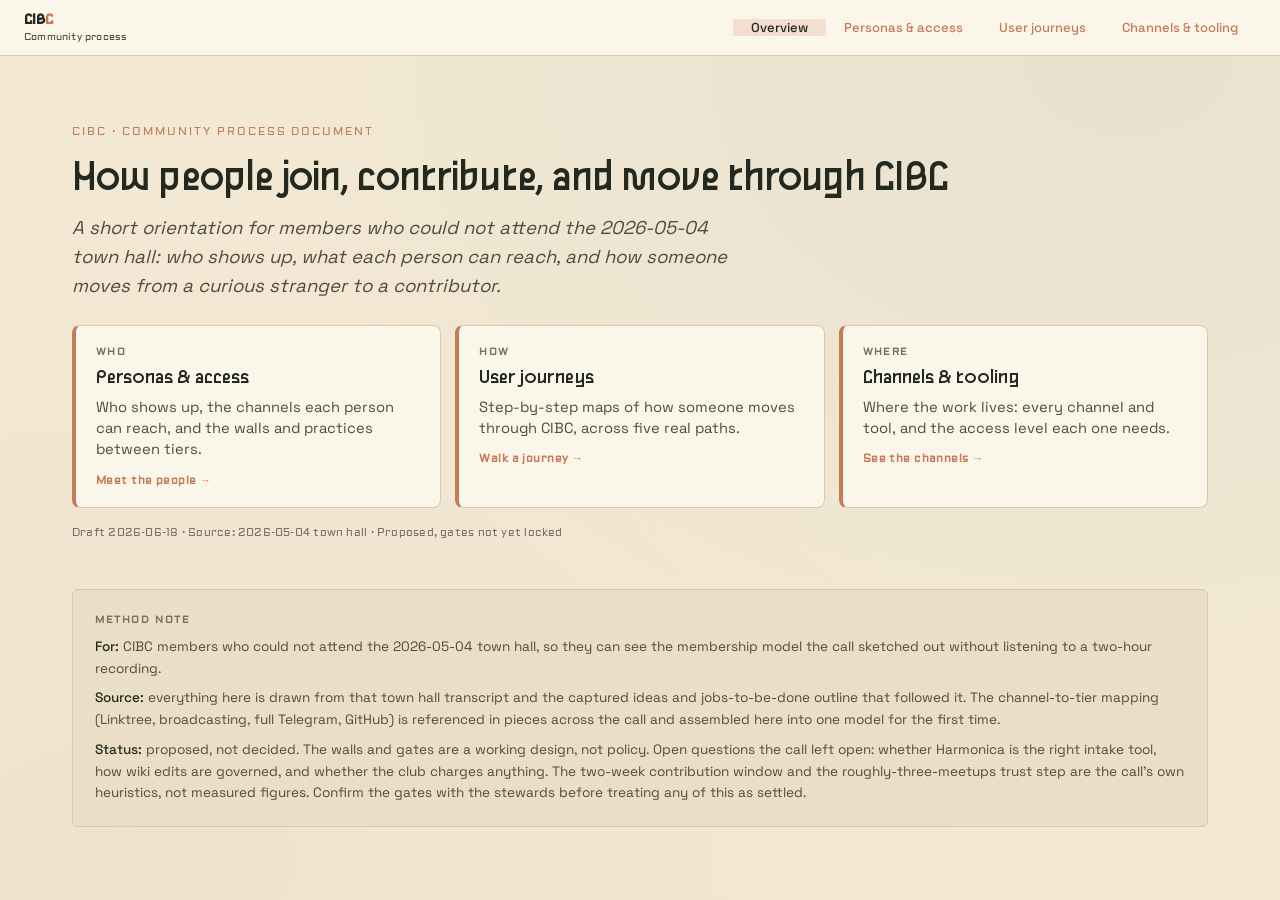
<file: community-process/index.html>
<!DOCTYPE html>
<html lang="en">
<head>
<meta charset="UTF-8">
<meta name="viewport" content="width=device-width, initial-scale=1.0">
<meta name="robots" content="noindex, nofollow">
<title>CIBC · Community Process</title>
<style id="offline-fonts">
/* CIBC Option A offline fonts: Gulax (display), Space Grotesk (body), Aldrich (eyebrow). base64 woff2, no runtime network. */
@font-face { font-family: "Gulax"; src: url([data-uri]) format("woff2"); font-style: normal; font-weight: 400; font-display: swap; }
/* Offline-inlined fonts: variable axes instanced to weight, subset to Latin
   plus cut punctuation/symbols, base64 woff2, no runtime network.
   Source: https://fonts.googleapis.com/css2?family=Aldrich&family=Space+Grotesk:wght@400;500;600;700&display=swap
   Generated by Cuts/_assets/fonts/build-inline-fonts.py. Re-run to refresh. */
@font-face {
  font-family: 'Aldrich';
  font-style: normal;
  font-weight: 400;
  font-display: swap;
  src: url([data-uri]) format('woff2');
}
@font-face {
  font-family: 'Space Grotesk';
  font-style: normal;
  font-weight: 400;
  font-display: swap;
  src: url([data-uri]) format('woff2');
}
@font-face {
  font-family: 'Space Grotesk';
  font-style: normal;
  font-weight: 500;
  font-display: swap;
  src: url([data-uri]) format('woff2');
}
@font-face {
  font-family: 'Space Grotesk';
  font-style: normal;
  font-weight: 600;
  font-display: swap;
  src: url([data-uri]) format('woff2');
}
@font-face {
  font-family: 'Space Grotesk';
  font-style: normal;
  font-weight: 700;
  font-display: swap;
  src: url([data-uri]) format('woff2');
}
</style>
<style>
  /* ============================================================================
     PINNED DESIGN SYSTEM (tier one) · inlined from Cuts/_assets/type-tokens.css v1.0
     Megan's own type scale, carried in so Lavish resolves a design system here and
     never reaches the DaisyUI CDN fallback. This frame keeps v1's editorial fonts
     (Fraunces / Inter / JetBrains Mono) as its rendered families; these tokens are
     the pinned scale, referenced where useful. No external dependency added.
     ========================================================================== */
  :root {
    --font-display: "Gulax", ui-sans-serif, system-ui, sans-serif;
    --font-sans:    "Space Grotesk", ui-sans-serif, system-ui, sans-serif;
    --font-mono:    "JetBrains Mono", ui-monospace, monospace;
    --font-retro:   "Aldrich", ui-sans-serif, sans-serif;
    --font-hand:    "Caveat", ui-serif, cursive;
    --text-done:        clamp(3rem, 9vw, 5.5rem);
    --text-display:     clamp(2.6rem, 6.6vw, 4.4rem);
    --text-heading-xl:  clamp(1.9rem, 4.4vw, 2.8rem);
    --text-heading-lg:  clamp(1.5rem, 3vw, 1.875rem);
    --text-heading-md:  clamp(1.25rem, 2.4vw, 1.5rem);
    --text-card:        1.25rem;
    --text-body-lg:     1.1875rem;
    --text-body:        1.0625rem;
    --text-body-sm:     0.9375rem;
    --text-script:        clamp(2rem, 5vw, 2.8rem);
    --text-script-eyebrow: 1.625rem;
    --text-eyebrow:       0.6875rem;
    --text-button:        1rem;
    --text-button-sm:     0.875rem;
    --text-mono:          0.875rem;
    --weight-display:     800;
    --weight-heading:     700;
    --weight-subhead:     600;
    --weight-body:        400;
    --weight-body-strong: 500;
    --weight-button:      700;
    --tracking-display:  -0.03em;
    --tracking-heading:  -0.02em;
    --tracking-eyebrow:   0.16em;
  }
  [data-type-theme="compact"] {
    --text-heading-xl: clamp(1.6rem, 3.6vw, 2.2rem);
    --text-heading-lg: clamp(1.35rem, 2.6vw, 1.625rem);
    --text-heading-md: 1.25rem;
    --text-card:       1.125rem;
    --text-body-lg:    1.0625rem;
  }

  :root {
    /* CIBC Option A, Art Nouveau palette */
    --bg: #F2E8D4;
    --bg-deep: #EADFC6;
    --paper: #FBF6EA;
    --paper-deep: #F2E8D4;
    --surface: #FBF6EA;
    --cream-2: #EDE3CE;
    --ink: #23291F;
    --ink-soft: #524A3B;
    --ink-faint: #7A7166;
    --rule: #D8C9AC;
    --btn-fg: #FBF6EA;
    --error: #9B3B2F;

    /* Type: Gulax display, Space Grotesk body, Aldrich eyebrow */
    --font-display: "Gulax", ui-sans-serif, sans-serif;
    --font-body: "Space Grotesk", ui-sans-serif, system-ui, sans-serif;
    --font-eyebrow: "Aldrich", ui-sans-serif, sans-serif;

    /* Trust-tier accents mapped onto the Option A palette */
    --t-aware: #7A7166;      --t-aware-bg: color-mix(in oklab, #7A7166 16%, #FBF6EA);
    --t-interested: #B08D4F; --t-interested-bg: color-mix(in oklab, #B08D4F 18%, #FBF6EA);
    --t-member: #C57B57;     --t-member-bg: color-mix(in oklab, #C57B57 18%, #FBF6EA);
    --t-contrib: #23291F;    --t-contrib-bg: color-mix(in oklab, #23291F 10%, #FBF6EA);
    --t-steward: #B08D4F;    --t-steward-bg: color-mix(in oklab, #B08D4F 18%, #FBF6EA);
    --t-external: #7A7166;   --t-external-bg: color-mix(in oklab, #7A7166 16%, #FBF6EA);
    --accent: #C57B57;
  }

  * { box-sizing: border-box; margin: 0; padding: 0; }

  html, body {
    background: var(--bg);
    color: var(--ink);
    font-family: var(--font-body);
    font-weight: 300;
    line-height: 1.55;
    -webkit-font-smoothing: antialiased;
    text-rendering: optimizeLegibility;
  }
  body {
    background-image:
      radial-gradient(at 88% 6%, rgba(45, 106, 94, 0.05) 0%, transparent 55%),
      radial-gradient(at 10% 96%, rgba(184, 92, 47, 0.04) 0%, transparent 55%);
    min-height: 100vh;
    padding: 0 0 64px;
  }

  .wrap { max-width: 1180px; margin: 0 auto; padding: 0 22px; }

  /* ===== Masthead ===== */
  .masthead { padding: 44px 0 20px; border-bottom: 1px solid var(--rule); }
  .eyebrow {
    font-family: var(--font-eyebrow);
    font-size: 11px; font-weight: 500; letter-spacing: 0.18em;
    text-transform: uppercase; color: var(--t-member); margin-bottom: 14px;
  }
  h1 {
    font-family: var(--font-display); font-weight: 400;
    font-size: clamp(1.85rem, 4.5vw, 2.9rem); line-height: 1.06;
    letter-spacing: -0.02em; margin-bottom: 12px;
  }
  h1 em { font-style: italic; font-weight: 300; color: var(--t-member); }
  .subtitle {
    font-family: var(--font-body); font-weight: 300; font-style: italic;
    font-size: clamp(1rem, 2.2vw, 1.18rem); color: var(--ink-soft);
    max-width: 720px; margin-bottom: 18px;
  }
  .meta-line {
    display: flex; gap: 22px; flex-wrap: wrap;
    font-family: var(--font-eyebrow); font-size: 11px;
    color: var(--ink-faint); letter-spacing: 0.02em;
  }
  .meta-line strong { color: var(--ink-soft); font-weight: 500; }

  /* ====================== Cuts Top Nav v1.0 · CSS ======================
     Two-tier sticky navigation, embedded from Cuts/_components/top-nav.html.
     Adapted for a single-file multi-view cut: the primary tabs switch in-page
     views (data-view) rather than linking to separate files. Reads the frame's
     own tokens via var(--token, fallback). */
  .pdt-nav{
    --nav-bar-bg:        var(--surface-raised, var(--paper, #fffdf6));
    --nav-border:        var(--rule, var(--border, #e7dec9));
    --nav-text:          var(--ink, var(--text, #1f1d1a));
    --nav-text-soft:     var(--ink-soft, var(--text-soft, #6e6760));
    --nav-accent:        var(--accent-deep, var(--accent, #1f5028));
    --nav-tab-active-bg: var(--accent-soft, #dcebd7);
    --nav-section-bg:    var(--accent-deep, var(--accent, #1f5028));
    --nav-section-text:  var(--text-invert, var(--paper, #faf6ee));
    --nav-underline:     var(--accent-bright, var(--accent, #86c195));
    position:sticky; top:0; z-index:100; isolation:isolate;
    transition: transform .28s ease; will-change: transform;
  }
  /* Headroom collapse: the whole nav slides up on scroll-down, back on scroll-up.
     transform changes no layout, so it cannot shift scroll and jitter. */
  .pdt-nav.is-collapsed{ transform: translateY(-100%); }
  .pdt-nav__primary{ display:flex; align-items:center; justify-content:space-between; gap:16px; height:56px; padding:0 24px; background:var(--nav-bar-bg); border-bottom:1px solid var(--nav-border); overflow:hidden; }
  @media (prefers-reduced-motion: reduce) { .pdt-nav{ transition: none; } }
  .pdt-nav__brand{ display:flex; flex-direction:column; gap:1px; text-decoration:none; flex-shrink:0; cursor:pointer; background:none; border:none; padding:0; text-align:left; font:inherit; }
  .pdt-nav__brand-name{ font-family:var(--font-display); font-weight:800; font-size:17px; line-height:1; color:var(--nav-text); }
  .pdt-nav__brand-name .accent{ color:var(--nav-accent); }
  .pdt-nav__brand-sub{ font-family:var(--font-mono); font-size:10px; letter-spacing:0.02em; color:var(--nav-text-soft); }
  .pdt-nav__tabs{ display:flex; align-items:stretch; gap:0; }
  .pdt-nav__tab{ font-family:var(--font-sans); font-size:13px; font-weight:500; color:var(--nav-accent); text-decoration:none; padding:0 18px; display:inline-flex; align-items:center; cursor:pointer; background:transparent; border:none; transition:background .15s, color .15s; }
  .pdt-nav__tab:hover{ background:color-mix(in srgb, var(--nav-text) 5%, transparent); }
  .pdt-nav__tab.is-current{ background:var(--nav-tab-active-bg); color:var(--nav-text); }
  .pdt-nav__toggle{ display:none; background:none; border:none; padding:8px; cursor:pointer; color:var(--nav-text); flex-shrink:0; }
  .pdt-nav__toggle svg{ display:block; width:22px; height:22px; }
  .pdt-nav__toggle .icon-close{ display:none; }
  .pdt-nav__toggle[aria-expanded="true"] .icon-open{ display:none; }
  .pdt-nav__toggle[aria-expanded="true"] .icon-close{ display:block; }
  .pdt-nav__secondary{ display:flex; align-items:center; gap:4px; height:42px; padding:0 20px; background:var(--nav-section-bg); border-bottom:3px solid rgba(0,0,0,0.18); overflow-x:auto; scrollbar-width:none; }
  .pdt-nav__secondary::-webkit-scrollbar{ display:none; }
  .pdt-nav__compact-brand{ display:none; font-family:var(--font-display); font-weight:700; font-size:13px; color:var(--nav-section-text); margin-right:14px; white-space:nowrap; }
  .pdt-nav.is-collapsed .pdt-nav__compact-brand{ display:inline-flex; align-items:center; }
  .pdt-nav__section-link{ font-family:var(--font-sans); font-size:13px; font-weight:500; color:var(--nav-section-text); opacity:0.6; text-decoration:none; padding:0 14px; height:42px; display:inline-flex; align-items:center; border-bottom:3px solid transparent; white-space:nowrap; transition:opacity .15s, border-color .15s; margin-bottom:-3px; }
  .pdt-nav__section-link:hover{ opacity:0.85; }
  .pdt-nav__section-link.is-active{ opacity:1; border-bottom-color:var(--nav-underline); }
  .pdt-nav__menu{ display:none; }
  @media (max-width:720px){
    .pdt-nav__tabs{ display:none; }
    .pdt-nav__toggle{ display:inline-flex; }
    .pdt-nav__menu{ position:absolute; top:56px; left:0; right:0; display:none; flex-direction:column; background:var(--nav-section-bg); padding:6px 0; box-shadow:0 12px 28px rgba(0,0,0,0.18); z-index:60; }
    .pdt-nav__menu.is-open{ display:flex; }
    .pdt-nav__menu a, .pdt-nav__menu button{ font-family:var(--font-sans); font-size:14px; color:var(--nav-section-text); opacity:0.85; text-decoration:none; padding:12px 24px; cursor:pointer; background:none; border:none; text-align:left; width:100%; display:block; }
    .pdt-nav__menu a.is-current, .pdt-nav__menu button.is-current{ opacity:1; font-weight:700; }
  }
  /* Token bridge: the component expects these names; map them to this frame's palette. */
  :root { --surface-raised: var(--paper); --accent-deep: var(--t-member); --accent-soft: var(--t-member-bg); --accent-bright: var(--t-member); --text-invert: #FBF6EA; --font-display: "Gulax", ui-sans-serif, sans-serif; --font-sans: "Space Grotesk", ui-sans-serif, system-ui, sans-serif; --font-mono: "Aldrich", ui-sans-serif, sans-serif; }
  .pdt-nav.no-secondary .pdt-nav__secondary { display: none; }
  /* ====================== /Cuts Top Nav v1.0 · CSS ====================== */

  /* ===== Landing (overview) ===== */
  .landing { padding: 18px 0 8px; }
  .landing .eyebrow { color: var(--t-member); }
  .landing-h1 { font-family: var(--font-display); font-weight: 400; font-size: clamp(1.85rem, 4.5vw, 2.8rem); line-height: 1.06; letter-spacing: -0.02em; margin: 12px 0; }
  .landing-lede { font-family: var(--font-body); font-weight: 300; font-style: italic; font-size: clamp(1rem, 2.2vw, 1.16rem); color: var(--ink-soft); max-width: 680px; }
  .ql-cards { display: grid; gap: 14px; grid-template-columns: repeat(auto-fit, minmax(260px, 1fr)); margin: 24px 0 16px; }
  .ql-card { text-align: left; display: flex; flex-direction: column; gap: 7px; background: var(--paper); border: 1px solid var(--rule); border-radius: 8px; border-left: 4px solid var(--t-member); padding: 18px 20px; cursor: pointer; font: inherit; transition: transform 0.12s, box-shadow 0.12s, border-color 0.12s; }
  .ql-card:hover { transform: translateY(-2px); box-shadow: 0 6px 20px rgba(95,70,35,0.08); }
  .ql-card:focus-visible { outline: 2px solid var(--t-member); outline-offset: 2px; }
  .ql-card .ql-k { font-family: var(--font-eyebrow); font-size: 10px; font-weight: 600; letter-spacing: 0.14em; text-transform: uppercase; color: var(--ink-faint); }
  .ql-card .ql-title { font-family: var(--font-display); font-weight: 500; font-size: 1.35rem; color: var(--ink); line-height: 1.1; }
  .ql-card .ql-desc { font-size: 0.92rem; color: var(--ink-soft); line-height: 1.45; }
  .ql-card .ql-go { font-family: var(--font-eyebrow); font-size: 11px; font-weight: 600; letter-spacing: 0.04em; color: var(--t-member); margin-top: 4px; }
  .landing-meta { font-family: var(--font-eyebrow); font-size: 11px; color: var(--ink-faint); letter-spacing: 0.02em; margin-top: 6px; }

  /* ===== Pages ===== */
  .cut-page { display: none; padding-top: 14px; }
  .cut-page.active { display: block; }

  section.cluster { margin: 30px 0; scroll-margin-top: 112px; }
  .section-head { margin-bottom: 16px; }
  .section-head h2 {
    font-family: var(--font-display); font-weight: 400;
    font-size: clamp(1.3rem, 3vw, 1.7rem); letter-spacing: -0.01em; line-height: 1.15;
  }
  .section-head p {
    font-size: 0.95rem; color: var(--ink-soft); max-width: 760px; margin-top: 6px;
  }

  /* ===== Persona cards ===== */
  .persona-grid {
    display: grid; gap: 14px;
    grid-template-columns: repeat(auto-fit, minmax(250px, 1fr));
  }
  .persona {
    background: var(--paper); border: 1px solid var(--rule); border-radius: 4px;
    border-left: 4px solid var(--c, var(--rule)); padding: 16px 18px;
    display: flex; flex-direction: column; gap: 8px;
  }
  .persona .p-state {
    font-family: var(--font-eyebrow); font-size: 10px; font-weight: 600;
    letter-spacing: 0.14em; text-transform: uppercase; color: var(--c, var(--ink-faint));
  }
  .persona .p-name {
    font-family: var(--font-display); font-weight: 500; font-size: 1.18rem;
    line-height: 1.1; color: var(--ink);
  }
  .persona .p-who { font-size: 0.88rem; color: var(--ink-soft); }
  .persona .p-job {
    font-family: var(--font-body); font-style: italic; font-size: 0.92rem;
    color: var(--ink); border-top: 1px solid var(--rule); padding-top: 8px; margin-top: 2px;
  }
  .persona .p-channel { margin-top: auto; padding-top: 6px; }

  .persona.adjacent { border-style: dashed; background: var(--bg-deep); }

  /* ===== Channel chips ===== */
  .chip {
    display: inline-flex; align-items: center; gap: 5px;
    padding: 4px 10px; border-radius: 999px; border: 1.5px solid var(--cc, var(--ink-soft));
    font-family: var(--font-eyebrow); font-size: 11px; font-weight: 500;
    color: var(--cc, var(--ink-soft)); background: var(--ccb, var(--paper));
    white-space: nowrap; line-height: 1.3;
  }
  .chip.ch-link    { --cc: var(--t-aware);    --ccb: var(--t-aware-bg); }
  .chip.ch-cast    { --cc: var(--t-interested); --ccb: var(--t-interested-bg); }
  .chip.ch-wiki    { --cc: var(--t-interested); --ccb: var(--t-interested-bg); }
  .chip.ch-tg      { --cc: var(--t-member);    --ccb: var(--t-member-bg); }
  .chip.ch-harm    { --cc: var(--t-member);    --ccb: var(--t-member-bg); }
  .chip.ch-gh      { --cc: var(--t-contrib);   --ccb: var(--t-contrib-bg); }
  .chip.ch-own     { --cc: var(--t-external);  --ccb: var(--t-external-bg); }

  /* ===== Access gate table ===== */
  .gate-intro { font-size: 0.95rem; color: var(--ink-soft); max-width: 760px; margin-bottom: 8px; }
  .gates { display: flex; flex-direction: column; gap: 0; border: 1px solid var(--rule); border-radius: 6px; overflow: hidden; background: var(--paper); }
  .gate-row {
    display: grid;
    grid-template-columns: 150px 1.1fr 1fr 1.2fr;
    border-top: 1px solid var(--rule);
  }
  .gate-row:first-child { border-top: none; }
  .gate-row.header {
    background: var(--bg-deep);
    font-family: var(--font-eyebrow); font-size: 10px; font-weight: 600;
    letter-spacing: 0.14em; text-transform: uppercase; color: var(--ink-faint);
  }
  .gate-row.header > div { padding: 11px 14px; }
  .gate-cell { padding: 16px 14px; border-left: 1px solid var(--rule); }
  .gate-cell:first-child { border-left: none; }

  .tier-label {
    border-left: 5px solid var(--c); background: var(--cb);
    display: flex; flex-direction: column; justify-content: center; gap: 3px;
  }
  .tier-num {
    font-family: var(--font-eyebrow); font-size: 10px; font-weight: 600;
    letter-spacing: 0.12em; color: var(--c);
  }
  .tier-name {
    font-family: var(--font-display); font-weight: 500; font-size: 1.1rem;
    color: var(--ink); line-height: 1.1;
  }
  .gate-cell .label {
    font-family: var(--font-eyebrow); font-size: 9px; font-weight: 600;
    letter-spacing: 0.12em; text-transform: uppercase; color: var(--ink-faint);
    display: block; margin-bottom: 6px;
  }
  .gate-cell .body { font-size: 0.9rem; color: var(--ink-soft); }
  .gate-cell .body strong { color: var(--ink); font-weight: 500; }
  .gate-cell .chips { display: flex; flex-wrap: wrap; gap: 6px; }
  .wall-mark {
    font-family: var(--font-body); font-style: italic; color: var(--ink);
    font-size: 0.95rem; display: block; margin-bottom: 4px;
  }

  .mobile-label { display: none; }

  /* ===== Journey page ===== */
  .picker-row {
    display: flex; align-items: center; gap: 12px; flex-wrap: wrap;
    background: var(--paper); border: 1px solid var(--rule); border-radius: 8px;
    padding: 16px 18px; margin-bottom: 8px;
  }
  .picker-row label {
    font-family: var(--font-eyebrow); font-size: 11px; font-weight: 600;
    letter-spacing: 0.1em; text-transform: uppercase; color: var(--ink-faint);
  }
  .scenario-select {
    flex: 1 1 280px; min-width: 220px;
    font-family: var(--font-display); font-size: 1.05rem; color: var(--ink);
    padding: 10px 14px; border: 1.5px solid var(--ink-soft); border-radius: 6px;
    background: var(--paper); cursor: pointer; -webkit-appearance: none; appearance: none;
    background-image: url("data:image/svg+xml;charset=utf-8,%3Csvg xmlns='http://www.w3.org/2000/svg' width='12' height='8' viewBox='0 0 12 8'%3E%3Cpath d='M1 1l5 5 5-5' stroke='%234a4138' stroke-width='1.6' fill='none' stroke-linecap='round' stroke-linejoin='round'/%3E%3C/svg%3E");
    background-repeat: no-repeat; background-position: right 14px center;
    padding-right: 38px;
  }
  .scenario-meta {
    background: var(--bg-deep); border: 1px solid var(--rule); border-radius: 8px;
    padding: 16px 18px; margin-bottom: 22px;
    display: flex; gap: 16px; align-items: flex-start; flex-wrap: wrap;
  }
  .scenario-meta .who {
    font-family: var(--font-display); font-weight: 500; font-size: 1.15rem;
    color: var(--ink); line-height: 1.1;
  }
  .scenario-meta .arc { font-size: 0.9rem; color: var(--ink-soft); max-width: 640px; margin-top: 4px; }
  .scenario-meta .start-end {
    display: flex; gap: 8px; align-items: center; margin-top: 4px;
    font-family: var(--font-eyebrow); font-size: 11px; color: var(--ink-faint);
  }

  /* ===== Scenario chooser + overview ===== */
  .scn-pick-label { font-family: var(--font-eyebrow); font-size: 10px; font-weight: 600; letter-spacing: 0.14em; text-transform: uppercase; color: var(--ink-faint); display: block; margin: 0 0 10px; }
  .scn-chooser { display: grid; gap: 10px; grid-template-columns: repeat(auto-fit, minmax(155px, 1fr)); margin-bottom: 24px; }
  .scn-card { text-align: left; display: flex; flex-direction: column; gap: 4px; background: var(--paper); border: 1px solid var(--rule); border-left: 4px solid var(--rule); border-radius: 8px; padding: 12px 14px; cursor: pointer; font: inherit; transition: border-color 0.12s, box-shadow 0.12s, transform 0.1s; }
  .scn-card:hover { border-color: var(--ink-soft); transform: translateY(-1px); }
  .scn-card:focus-visible { outline: 2px solid var(--t-member); outline-offset: 2px; }
  .scn-card.is-active { border-color: var(--t-member); border-left-color: var(--t-member); background: var(--t-member-bg); box-shadow: 0 2px 10px rgba(45,106,94,0.10); }
  .scn-card-title { font-family: var(--font-display); font-weight: 500; font-size: 1.02rem; color: var(--ink); line-height: 1.1; }
  .scn-card-tag { font-size: 0.8rem; color: var(--ink-soft); line-height: 1.3; }

  .scn-overview { background: var(--bg-deep); border: 1px solid var(--rule); border-radius: 10px; padding: 18px 20px; margin-bottom: 24px; }
  .scn-ov-eyebrow { font-family: var(--font-eyebrow); font-size: 10px; font-weight: 600; letter-spacing: 0.14em; text-transform: uppercase; color: var(--t-member); }
  .scn-ov-title { font-family: var(--font-display); font-weight: 500; font-size: clamp(1.3rem, 3vw, 1.7rem); color: var(--ink); line-height: 1.1; margin: 4px 0 6px; }
  .scn-ov-arc { font-family: var(--font-body); font-style: italic; font-size: 0.98rem; color: var(--ink-soft); max-width: 680px; }
  .scn-ov-track { display: flex; gap: 10px 16px; flex-wrap: wrap; align-items: baseline; margin-top: 10px; }
  .scn-ov-who { font-size: 0.9rem; color: var(--ink-soft); }
  .scn-ov-flow { font-family: var(--font-eyebrow); font-size: 11px; color: var(--ink-faint); letter-spacing: 0.04em; }
  .scn-ov-personas { margin-top: 16px; padding-top: 14px; border-top: 1px solid var(--rule); }
  .rel-diagram { display: flex; flex-direction: column; gap: 14px; }
  .rel-main { display: flex; align-items: stretch; gap: 12px; flex-wrap: wrap; }
  .rel-main .persona.mini { flex: 1 1 200px; }
  .rel-arrow { align-self: center; display: inline-flex; align-items: center; gap: 6px; font-family: var(--font-eyebrow); font-size: 9px; font-weight: 600; letter-spacing: 0.12em; text-transform: uppercase; color: var(--ink-faint); white-space: nowrap; }
  .rel-arrow::after { content: '\2192'; font-size: 1.25rem; color: var(--t-member); }
  .rel-note { font-family: var(--font-body); font-style: italic; font-size: 0.92rem; color: var(--ink-soft); margin: 0; }
  .rel-support { display: flex; gap: 12px; flex-wrap: wrap; }
  .rel-role { display: flex; flex-direction: column; gap: 6px; flex: 1 1 200px; }
  .rel-conn { font-family: var(--font-eyebrow); font-size: 9px; font-weight: 600; letter-spacing: 0.12em; text-transform: uppercase; color: var(--ink-faint); }
  .scn-ov-label { font-family: var(--font-eyebrow); font-size: 10px; font-weight: 600; letter-spacing: 0.12em; text-transform: uppercase; color: var(--ink-faint); display: block; margin-bottom: 10px; }
  .mini-grid { grid-template-columns: repeat(auto-fit, minmax(185px, 1fr)); }
  .persona.mini { padding: 12px 14px; gap: 5px; background: var(--paper); }
  .persona.mini .p-name { font-size: 1.02rem; }
  .persona.mini .p-who { font-size: 0.82rem; }

  /* ===== Journey map: traditional layout, phases across the top, lanes down the side ===== */
  .jmap-hint { font-family: var(--font-eyebrow); font-size: 10px; letter-spacing: 0.06em; text-transform: uppercase; color: var(--ink-faint); margin: 0 0 8px; }

  /* Matrix (desktop / tablet) */
  .jmap-scroll { overflow-x: auto; overflow-y: hidden; border: 1px solid var(--rule); border-radius: 8px; background: var(--paper); -webkit-overflow-scrolling: touch; }
  .jmap-matrix { display: grid; width: 100%; }
  .jm-corner { background: var(--bg-deep); padding: 14px; display: flex; flex-direction: column; justify-content: flex-end; }
  .jm-corner .k { font-family: var(--font-eyebrow); font-size: 9px; letter-spacing: 0.12em; text-transform: uppercase; color: var(--ink-faint); }
  .jm-corner .scn { font-family: var(--font-display); font-size: 0.92rem; color: var(--ink); line-height: 1.16; margin-top: 4px; }
  .jm-phase { background: var(--cb); border-top: 4px solid var(--c); border-left: 1px solid var(--rule); padding: 12px 14px; }
  .jm-phase .step { font-family: var(--font-eyebrow); font-size: 9px; font-weight: 600; letter-spacing: 0.1em; color: var(--c); }
  .jm-phase .pname { font-family: var(--font-display); font-weight: 500; font-size: 1rem; color: var(--ink); line-height: 1.14; margin: 4px 0 9px; }
  .jm-phase .state { font-family: var(--font-eyebrow); font-size: 8.5px; font-weight: 600; letter-spacing: 0.1em; text-transform: uppercase; color: var(--c); border: 1px solid var(--c); border-radius: 999px; padding: 2px 7px; background: var(--paper); white-space: nowrap; }
  .jm-lane { background: var(--bg-deep); border-top: 1px solid var(--rule); padding: 12px 14px; font-family: var(--font-eyebrow); font-size: 9px; font-weight: 600; letter-spacing: 0.1em; text-transform: uppercase; color: var(--ink-faint); display: flex; align-items: flex-start; }
  .jm-cell { border-top: 1px solid var(--rule); border-left: 1px solid var(--rule); padding: 12px 14px; }
  .jm-cell .txt { font-size: 0.86rem; color: var(--ink-soft); line-height: 1.46; }
  .jm-gate { font-family: var(--font-eyebrow); font-size: 10px; font-weight: 600; letter-spacing: 0.04em; color: var(--ink); background: var(--bg-deep); border: 1px dashed var(--ink-soft); border-radius: 4px; padding: 4px 9px; display: inline-block; }
  .jm-gate.open { border-style: solid; color: var(--t-member); border-color: var(--t-member); background: var(--t-member-bg); }

  /* Carousel (mobile): one phase at a time */
  .jmap-carousel { display: none; }
  .jm-track { display: flex; overflow-x: auto; scroll-snap-type: x mandatory; gap: 12px; -webkit-overflow-scrolling: touch; scrollbar-width: none; }
  .jm-track::-webkit-scrollbar { display: none; }
  .jm-slide { scroll-snap-align: center; flex: 0 0 100%; min-width: 100%; box-sizing: border-box; }
  .jm-scard { border: 1px solid var(--rule); border-top: 4px solid var(--c); border-radius: 10px; background: var(--paper); overflow: hidden; }
  .jm-scard .shead { background: var(--cb); padding: 14px 16px; }
  .jm-scard .shead .step { font-family: var(--font-eyebrow); font-size: 10px; font-weight: 600; letter-spacing: 0.1em; color: var(--c); }
  .jm-scard .shead .pname { font-family: var(--font-display); font-weight: 500; font-size: 1.2rem; color: var(--ink); line-height: 1.12; margin: 4px 0 9px; }
  .jm-scard .shead .state { font-family: var(--font-eyebrow); font-size: 9px; font-weight: 600; letter-spacing: 0.1em; text-transform: uppercase; color: var(--c); border: 1px solid var(--c); border-radius: 999px; padding: 2px 8px; background: var(--paper); }
  .jm-srow { padding: 12px 16px; border-top: 1px solid var(--rule); }
  .jm-srow .k { font-family: var(--font-eyebrow); font-size: 9px; font-weight: 600; letter-spacing: 0.12em; text-transform: uppercase; color: var(--ink-faint); display: block; margin-bottom: 5px; }
  .jm-srow .txt { font-size: 0.92rem; color: var(--ink-soft); line-height: 1.5; }
  .jm-controls { display: flex; align-items: center; justify-content: space-between; gap: 12px; margin-top: 14px; }
  .jm-arrow { width: 46px; height: 46px; border-radius: 50%; border: 1px solid var(--ink-soft); background: var(--paper); color: var(--ink); display: inline-flex; align-items: center; justify-content: center; cursor: pointer; flex: 0 0 auto; -webkit-appearance: none; }
  .jm-arrow:disabled { opacity: 0.3; cursor: not-allowed; }
  .jm-arrow:focus-visible { outline: 2px solid var(--t-member); outline-offset: 2px; }
  .jm-arrow svg { width: 18px; height: 18px; }
  .jm-counter { flex: 1 1 auto; text-align: center; }
  .jm-counter .cnum { font-family: var(--font-eyebrow); font-size: 11px; color: var(--ink-soft); letter-spacing: 0.06em; }
  .jm-counter .cphase { display: block; font-family: var(--font-display); font-size: 0.95rem; color: var(--ink); margin-top: 3px; line-height: 1.1; }
  .jm-dots { display: flex; gap: 7px; justify-content: center; margin-top: 12px; }
  .jm-dot { width: 8px; height: 8px; border-radius: 50%; background: var(--rule); border: none; padding: 0; cursor: pointer; transition: width 0.18s, background 0.18s; }
  .jm-dot[aria-current="true"] { background: var(--ink); width: 20px; border-radius: 999px; }

  @media (max-width: 859px) {
    .jmap-scroll, .jmap-hint { display: none; }
    .jmap-carousel { display: block; }
  }

  /* ===== Channels & tooling ===== */
  .ch-list { display: flex; flex-direction: column; gap: 10px; }
  .ch-card { border: 1px solid var(--rule); border-radius: 8px; background: var(--paper); overflow: hidden; }
  .ch-card > .ch-summary { list-style: none; cursor: pointer; display: flex; align-items: center; flex-wrap: wrap; gap: 8px 10px; padding: 14px 16px; width: 100%; background: none; border: none; font: inherit; text-align: left; color: inherit; }
  .ch-card > .ch-summary > * { pointer-events: none; }
  .ch-card > .ch-summary:focus-visible { outline: 2px solid var(--t-member); outline-offset: -2px; }
  .ch-name { font-family: var(--font-display); font-weight: 500; font-size: 1.1rem; color: var(--ink); flex: 0 0 auto; }
  .ch-badges { display: flex; gap: 6px; flex-wrap: wrap; }
  .acc-badge { font-family: var(--font-eyebrow); font-size: 9px; font-weight: 600; letter-spacing: 0.08em; text-transform: uppercase; padding: 3px 8px; border-radius: 999px; border: 1px solid var(--cc); color: var(--cc); background: var(--ccb); white-space: nowrap; }
  .acc-badge.lvl-public { --cc: var(--t-aware); --ccb: var(--t-aware-bg); }
  .acc-badge.lvl-community { --cc: var(--t-member); --ccb: var(--t-member-bg); }
  .acc-badge.lvl-contrib { --cc: var(--t-contrib); --ccb: var(--t-contrib-bg); }
  .ch-chev { margin-left: auto; flex: 0 0 auto; width: 26px; height: 26px; border-radius: 50%; background: var(--bg-deep); color: var(--ink-soft); display: inline-flex; align-items: center; justify-content: center; font-size: 12px; transition: transform 0.18s; }
  .ch-card.is-open .ch-chev { transform: rotate(180deg); }
  .ch-card .ch-body { display: none; }
  .ch-card.is-open .ch-body { display: block; }
  .ch-body { padding: 0 16px 16px; }
  .ch-body p { font-size: 0.92rem; color: var(--ink-soft); line-height: 1.5; margin: 12px 0 0; }
  .ch-split { margin-top: 12px; display: flex; flex-direction: column; gap: 7px; padding-top: 12px; border-top: 1px solid var(--rule); }
  .ch-split .row { font-size: 0.88rem; color: var(--ink-soft); line-height: 1.4; }
  .ch-split .row b { color: var(--ink); font-weight: 600; }
  .ch-note { font-family: var(--font-eyebrow); font-size: 11px; color: var(--ink-faint); margin-top: 10px; letter-spacing: 0.02em; }

  /* ===== Method note ===== */
  .method-note {
    margin-top: 40px; padding: 22px; border: 1px solid var(--rule); border-radius: 6px;
    background: var(--bg-deep); font-size: 0.85rem; color: var(--ink-soft); line-height: 1.6;
  }
  .method-note .label {
    font-family: var(--font-eyebrow); font-size: 10px; font-weight: 600;
    letter-spacing: 0.16em; text-transform: uppercase; color: var(--ink-faint);
    display: block; margin-bottom: 8px;
  }
  .method-note strong { color: var(--ink); font-weight: 500; }
  .method-note p { margin-bottom: 8px; }
  .method-note p:last-child { margin-bottom: 0; }

  /* ===== Responsive ===== */
  @media (max-width: 760px) {
    .gate-row, .gate-row.header { grid-template-columns: 1fr; }
    .gate-row.header { display: none; }
    .gate-cell { border-left: none; border-top: 1px solid var(--rule); }
    .gate-cell:first-child { border-top: none; }
    .tier-label { border-top: none; }
    .mobile-label {
      display: block; font-family: var(--font-eyebrow); font-size: 9px;
      font-weight: 600; letter-spacing: 0.12em; text-transform: uppercase;
      color: var(--ink-faint); margin-bottom: 6px;
    }
    .stage-grid { grid-template-columns: 1fr; }
  }

</style>
</head>
<body>

<!-- ====================== Cuts Top Nav v1.0 · HTML ======================
  Embedded from Cuts/_components/top-nav.html. Adapted for a single-file cut:
  tabs carry data-view and switch in-page views instead of linking to files.
  Section links and the mobile menu are rebuilt per view by the controller JS. -->
<nav class="pdt-nav" id="site-nav" aria-label="Primary">
  <div class="pdt-nav__primary">
    <button class="pdt-nav__brand" type="button" data-view="overview">
      <span class="pdt-nav__brand-name">CIB<span class="accent">C</span></span>
      <span class="pdt-nav__brand-sub">Community process</span>
    </button>
    <div class="pdt-nav__tabs">
      <button class="pdt-nav__tab is-current" type="button" data-view="overview" aria-current="page">Overview</button>
      <button class="pdt-nav__tab" type="button" data-view="personas">Personas &amp; access</button>
      <button class="pdt-nav__tab" type="button" data-view="journeys">User journeys</button>
      <button class="pdt-nav__tab" type="button" data-view="channels">Channels &amp; tooling</button>
    </div>
    <button class="pdt-nav__toggle" type="button" aria-expanded="false" aria-controls="site-nav-menu" aria-label="Open menu">
      <svg class="icon-open" viewBox="0 0 24 24" fill="none" stroke="currentColor" stroke-width="2" stroke-linecap="round"><line x1="3" y1="6" x2="21" y2="6"/><line x1="3" y1="12" x2="21" y2="12"/><line x1="3" y1="18" x2="21" y2="18"/></svg>
      <svg class="icon-close" viewBox="0 0 24 24" fill="none" stroke="currentColor" stroke-width="2" stroke-linecap="round"><line x1="6" y1="6" x2="18" y2="18"/><line x1="18" y1="6" x2="6" y2="18"/></svg>
    </button>
  </div>
  <div class="pdt-nav__secondary">
    <span class="pdt-nav__compact-brand">CIBC</span>
    <span id="nav-sections" style="display:contents"></span>
  </div>
  <div class="pdt-nav__menu" id="site-nav-menu"></div>
</nav>
<span id="top"></span>
<!-- ====================== /Cuts Top Nav v1.0 · HTML ====================== -->

<div class="wrap">

<!-- ============ OVERVIEW (landing) ============ -->
  <div class="cut-page active" id="page-overview">
    <section class="cluster" id="sec-overview">
      <div class="landing">
        <span class="eyebrow">CIBC · Community process document</span>
        <h1 class="landing-h1">How people join, contribute, and move through CIBC</h1>
        <p class="landing-lede">A short orientation for members who could not attend the 2026-05-04 town hall: who shows up, what each person can reach, and how someone moves from a curious stranger to a contributor.</p>
        <div class="ql-cards">
          <button class="ql-card" type="button" data-view="personas">
            <span class="ql-k">Who</span>
            <span class="ql-title">Personas &amp; access</span>
            <span class="ql-desc">Who shows up, the channels each person can reach, and the walls and practices between tiers.</span>
            <span class="ql-go">Meet the people &rarr;</span>
          </button>
          <button class="ql-card" type="button" data-view="journeys">
            <span class="ql-k">How</span>
            <span class="ql-title">User journeys</span>
            <span class="ql-desc">Step-by-step maps of how someone moves through CIBC, across five real paths.</span>
            <span class="ql-go">Walk a journey &rarr;</span>
          </button>
          <button class="ql-card" type="button" data-view="channels">
            <span class="ql-k">Where</span>
            <span class="ql-title">Channels &amp; tooling</span>
            <span class="ql-desc">Where the work lives: every channel and tool, and the access level each one needs.</span>
            <span class="ql-go">See the channels &rarr;</span>
          </button>
        </div>
        <p class="landing-meta">Draft 2026-06-18 · Source: 2026-05-04 town hall · Proposed, gates not yet locked</p>
      </div>
    </section>
  </div>

  <!-- ============ PERSONAS & ACCESS ============ -->
  <div class="cut-page" id="page-personas">

    <section class="cluster" id="sec-people">
      <div class="section-head">
        <h2>The people CIBC is built around</h2>
        <p>Four roles are stages on one path as trust grows. Two sit outside it.</p>
      </div>
      <div class="persona-grid">
        <div class="persona" style="--c: var(--t-aware);">
          <span class="p-state">Aware</span>
          <span class="p-name">The Curious Citizen</span>
          <span class="p-who">Found CIBC through a link, a post, or word of mouth. Does not know us yet.</span>
          <span class="p-job">"Show me what this is before I commit to anything."</span>
          <span class="p-channel"><span class="chip ch-link">Linktree</span></span>
        </div>
        <div class="persona" style="--c: var(--t-interested);">
          <span class="p-state">Interested</span>
          <span class="p-name">The Watcher</span>
          <span class="p-who">Wants a closer look. Willing to lurk and learn before raising a hand.</span>
          <span class="p-job">"Let me put a toe in the water and see what's going on."</span>
          <span class="p-channel"><span class="chip ch-cast">Broadcasting</span> <span class="chip ch-wiki">Public wiki</span></span>
        </div>
        <div class="persona" style="--c: var(--t-member);">
          <span class="p-state">New member</span>
          <span class="p-name">Aspiring builder</span>
          <span class="p-who">Crossed the membrane. Aligned, introduced, and inside the group.</span>
          <span class="p-job">"Help me get oriented and find my people fast."</span>
          <span class="p-channel"><span class="chip ch-tg">Full Telegram</span></span>
        </div>
        <div class="persona" style="--c: var(--t-contrib);">
          <span class="p-state">Contributor</span>
          <span class="p-name">Builder</span>
          <span class="p-who">Put work in: a project, a curation, a build, or showing up to run things.</span>
          <span class="p-job">"Let me add my work and gain visibility for it."</span>
          <span class="p-channel"><span class="chip ch-gh">GitHub</span></span>
        </div>
        <div class="persona" style="--c: var(--t-steward);">
          <span class="p-state">Enabler</span>
          <span class="p-name">The Steward</span>
          <span class="p-who">One of the rotating few who welcome, vet, and keep the commons coherent. No single "community manager."</span>
          <span class="p-job">"Keep the membrane real without making joining hard."</span>
        </div>
        <div class="persona adjacent" style="--c: var(--t-external);">
          <span class="p-state">Adjacent</span>
          <span class="p-name">The External Community</span>
          <span class="p-who">Another group that wants what CIBC has. Not a member: a community CIBC helps set up.</span>
          <span class="p-job">"Stand up our own stack so we can run this ourselves."</span>
        </div>
      </div>
    </section>

    <section class="cluster" id="sec-gates">
      <div class="section-head">
        <h2>Trust levels and access</h2>
        <p>Access flows down: each trust level reaches its own channels plus everything the levels below can reach. So a member also has broadcasting and the public wiki.</p>
      </div>

      <div class="gates">
        <div class="gate-row header">
          <div>Trust level</div>
          <div>Actions</div>
          <div>Channels</div>
          <div>Purpose</div>
        </div>

        <div class="gate-row" style="--c: var(--t-aware); --cb: var(--t-aware-bg);">
          <div class="gate-cell tier-label"><span class="tier-num">LEVEL 1</span><span class="tier-name">Aware</span></div>
          <div class="gate-cell"><span class="mobile-label">Actions</span><div class="body">Find CIBC and follow a link in.</div></div>
          <div class="gate-cell"><span class="mobile-label">Channels</span><div class="chips"><span class="chip">Linktree</span> <span class="chip">Public website</span> <span class="chip">Substack</span> <span class="chip">Social media</span> <span class="chip">Event page</span> <span class="chip">Public Notion</span> <span class="chip">Public wiki</span></div></div>
          <div class="gate-cell"><span class="mobile-label">Purpose</span><div class="body">Broad reach. Anyone can find and follow CIBC.</div></div>
        </div>

        <div class="gate-row" style="--c: var(--t-interested); --cb: var(--t-interested-bg);">
          <div class="gate-cell tier-label"><span class="tier-num">LEVEL 2</span><span class="tier-name">Interested</span></div>
          <div class="gate-cell"><span class="mobile-label">Actions</span><div class="body">Express interest, then be known: a member vouches, or a Harmonica intake plus a one-to-one call.</div></div>
          <div class="gate-cell"><span class="mobile-label">Channels</span><div class="chips"><span class="chip">Telegram broadcasting</span></div></div>
          <div class="gate-cell"><span class="mobile-label">Purpose</span><div class="body">A holding space to watch and learn before joining.</div></div>
        </div>

        <div class="gate-row" style="--c: var(--t-member); --cb: var(--t-member-bg);">
          <div class="gate-cell tier-label"><span class="tier-num">LEVEL 3</span><span class="tier-name">Member</span></div>
          <div class="gate-cell"><span class="mobile-label">Actions</span><div class="body">Get introduced by whoever brought you in, and join the community channels.</div></div>
          <div class="gate-cell"><span class="mobile-label">Channels</span><div class="chips"><span class="chip">Community Telegram</span></div></div>
          <div class="gate-cell"><span class="mobile-label">Purpose</span><div class="body">Day-to-day coordination inside the group.</div></div>
        </div>

        <div class="gate-row" style="--c: var(--t-contrib); --cb: var(--t-contrib-bg);">
          <div class="gate-cell tier-label"><span class="tier-num">LEVEL 4</span><span class="tier-name">Contributor</span></div>
          <div class="gate-cell"><span class="mobile-label">Actions</span><div class="body">Make a first contribution: submit a project, curate, build, or show up to an event.</div></div>
          <div class="gate-cell"><span class="mobile-label">Channels</span><div class="chips"><span class="chip">GitHub</span></div></div>
          <div class="gate-cell"><span class="mobile-label">Purpose</span><div class="body">Build and run the work, with more say in the commons.</div></div>
        </div>
      </div>
      <p class="gate-intro" style="margin-top:14px;"><strong>Two roles sit outside the ladder.</strong> The steward tends every gate (welcoming, vetting, keeping the commons coherent). The external community walks a parallel path: CIBC helps it stand up its own stack and then hands it over, with no lock-in.</p>
    </section>

  </div>

  <!-- ============ PAGE 2: USER JOURNEYS ============ -->
  <div class="cut-page" id="page-journeys">
    <section class="cluster" id="sec-journey">
      <div class="section-head">
        <h2>Walk a journey</h2>
        <p>Choose a scenario below. Each is a path someone walks through CIBC, shown phase by phase.</p>
      </div>

      <span class="scn-pick-label">1 · Choose a scenario</span>
      <div class="scn-chooser" id="scn-chooser" role="tablist" aria-label="Choose a scenario"></div>

      <span class="scn-pick-label">2 · The scenario, and who is in it</span>
      <div class="scn-overview" id="scenario-meta"></div>

      <span class="scn-pick-label">3 · Walk it, phase by phase</span>
      <div id="jmap"></div>
    </section>
  </div>

  <!-- ============ CHANNELS & TOOLING ============ -->
  <div class="cut-page" id="page-channels">

    <section class="cluster" id="sec-channel-access">
      <div class="section-head">
        <h2>Channels and tooling</h2>
        <p>Access is cumulative. Each level reaches its own channels plus everything open to every level below it. So a community member also sees all the public channels, and an active contributor reaches everything here.</p>
      </div>
      <div class="gates">
        <div class="gate-row header">
          <div>Access level</div>
          <div>Who</div>
          <div>Channels it adds</div>
          <div>Total reach</div>
        </div>
        <div class="gate-row" style="--c: var(--t-aware); --cb: var(--t-aware-bg);">
          <div class="gate-cell tier-label"><span class="tier-num">LEVEL 1</span><span class="tier-name">Public</span></div>
          <div class="gate-cell"><span class="mobile-label">Who</span><div class="body">Anyone. No approval, no membership.</div></div>
          <div class="gate-cell"><span class="mobile-label">Channels it adds</span><div class="body">Linktree, Substack, public Notion, Telegram broadcasting.</div></div>
          <div class="gate-cell"><span class="mobile-label">Total reach</span><div class="body"><strong>The public channels.</strong></div></div>
        </div>
        <div class="gate-row" style="--c: var(--t-member); --cb: var(--t-member-bg);">
          <div class="gate-cell tier-label"><span class="tier-num">LEVEL 2</span><span class="tier-name">Community</span></div>
          <div class="gate-cell"><span class="mobile-label">Who</span><div class="body">Vetted members inside the group.</div></div>
          <div class="gate-cell"><span class="mobile-label">Channels it adds</span><div class="body">Community Notion, the Telegram community section.</div></div>
          <div class="gate-cell"><span class="mobile-label">Total reach</span><div class="body"><strong>Everything public, plus the community channels.</strong></div></div>
        </div>
        <div class="gate-row" style="--c: var(--t-contrib); --cb: var(--t-contrib-bg);">
          <div class="gate-cell tier-label"><span class="tier-num">LEVEL 3</span><span class="tier-name">Active contributor</span></div>
          <div class="gate-cell"><span class="mobile-label">Who</span><div class="body">Members actively contributing work.</div></div>
          <div class="gate-cell"><span class="mobile-label">Channels it adds</span><div class="body">GitHub, the Telegram contributor section, activity reporting, and the workflows below.</div></div>
          <div class="gate-cell"><span class="mobile-label">Total reach</span><div class="body"><strong>Everything: public, community, and contributor.</strong></div></div>
        </div>
      </div>
    </section>

    <section class="cluster" id="sec-channel-list">
      <div class="section-head">
        <h2>The channels</h2>
        <p>Tap any channel for its description. A badge marks each level a channel serves; because access is cumulative, every level above reaches it too.</p>
      </div>
      <div class="ch-list">

        <div class="ch-card">
          <button class="ch-summary" type="button" aria-expanded="false"><span class="ch-name">Linktree</span><span class="ch-badges"><span class="acc-badge lvl-public">Public</span></span><span class="ch-chev" aria-hidden="true">&#9662;</span></button>
          <div class="ch-body">
            <p>The public link hub: one place that points to everything public.</p>
            <div class="ch-split"><span class="row"><b>Public:</b> open to anyone.</span></div>
          </div>
        </div>

        <div class="ch-card">
          <button class="ch-summary" type="button" aria-expanded="false"><span class="ch-name">Substack</span><span class="ch-badges"><span class="acc-badge lvl-public">Public</span></span><span class="ch-chev" aria-hidden="true">&#9662;</span></button>
          <div class="ch-body">
            <p>Public-facing writing and newsletter.</p>
            <div class="ch-split"><span class="row"><b>Public:</b> open to anyone.</span></div>
          </div>
        </div>

        <div class="ch-card">
          <button class="ch-summary" type="button" aria-expanded="false"><span class="ch-name">Notion</span><span class="ch-badges"><span class="acc-badge lvl-public">Public</span><span class="acc-badge lvl-community">Community</span></span><span class="ch-chev" aria-hidden="true">&#9662;</span></button>
          <div class="ch-body">
            <p>Knowledge base with a public-facing layer and community-only sections behind member access.</p>
            <div class="ch-split">
              <span class="row"><b>Public:</b> the public-facing pages.</span>
              <span class="row"><b>Community:</b> member-only pages and access levels.</span>
            </div>
          </div>
        </div>

        <div class="ch-card">
          <button class="ch-summary" type="button" aria-expanded="false"><span class="ch-name">Telegram</span><span class="ch-badges"><span class="acc-badge lvl-public">Public</span><span class="acc-badge lvl-community">Community</span><span class="acc-badge lvl-contrib">Contributor</span></span><span class="ch-chev" aria-hidden="true">&#9662;</span></button>
          <div class="ch-body">
            <p>The main messaging home, split by access level.</p>
            <div class="ch-split">
              <span class="row"><b>Public:</b> the broadcasting channel.</span>
              <span class="row"><b>Community:</b> the community section for members.</span>
              <span class="row"><b>Active contributor:</b> a contributor section.</span>
            </div>
          </div>
        </div>

        <div class="ch-card">
          <button class="ch-summary" type="button" aria-expanded="false"><span class="ch-name">GitHub</span><span class="ch-badges"><span class="acc-badge lvl-contrib">Active contributor</span></span><span class="ch-chev" aria-hidden="true">&#9662;</span></button>
          <div class="ch-body">
            <p>The repository and wiki that active contributors can edit.</p>
            <div class="ch-split"><span class="row"><b>Active contributor:</b> read and contribute.</span></div>
          </div>
        </div>

        <div class="ch-card">
          <button class="ch-summary" type="button" aria-expanded="false"><span class="ch-name">Activity reporting</span><span class="ch-badges"><span class="acc-badge lvl-contrib">Active contributor</span></span><span class="ch-chev" aria-hidden="true">&#9662;</span></button>
          <div class="ch-body">
            <p>Where active community member contributions are reported and tracked.</p>
            <div class="ch-split"><span class="row"><b>Active contributor:</b> logs and surfaces contributions.</span></div>
            <p class="ch-note">Specifics not yet captured. Add where it lives and how reporting works.</p>
          </div>
        </div>

      </div>
    </section>

    <section class="cluster" id="sec-tooling">
      <div class="section-head">
        <h2>Workflows and infrastructure</h2>
        <p>Active-contributor tooling. This is a living inventory: add each tool as it is adopted, with what it does and who maintains it. Items marked not yet captured need detail filled in.</p>
      </div>
      <div class="ch-list">

        <div class="ch-card">
          <button class="ch-summary" type="button" aria-expanded="false"><span class="ch-name">Community Supabase</span><span class="ch-badges"><span class="acc-badge lvl-contrib">Active contributor</span></span><span class="ch-chev" aria-hidden="true">&#9662;</span></button>
          <div class="ch-body">
            <p>The community database that backs workflows.</p>
            <p class="ch-note">Specifics not yet captured. Add what it stores and which workflows depend on it.</p>
          </div>
        </div>

        <div class="ch-card">
          <button class="ch-summary" type="button" aria-expanded="false"><span class="ch-name">Telegram bots</span><span class="ch-badges"><span class="acc-badge lvl-contrib">Active contributor</span></span><span class="ch-chev" aria-hidden="true">&#9662;</span></button>
          <div class="ch-body">
            <p>Bots that automate community workflows. One example raised in the May town hall: a proposed bot that posts Harmonica intake summaries into a steward vetting chat.</p>
            <p class="ch-note">Full bot inventory not yet captured. Add each bot, what it does, and who runs it.</p>
          </div>
        </div>

        <div class="ch-card">
          <button class="ch-summary" type="button" aria-expanded="false"><span class="ch-name">Vendor and community tools</span><span class="ch-badges"><span class="acc-badge lvl-contrib">Active contributor</span></span><span class="ch-chev" aria-hidden="true">&#9662;</span></button>
          <div class="ch-body">
            <p>Tools that community vendors and members have used in their work.</p>
            <p class="ch-note">Inventory in progress. Capture each tool, its purpose, and who has access here.</p>
          </div>
        </div>

      </div>
    </section>

  </div>

  <div class="method-note">
    <span class="label">Method note</span>
    <p><strong>For:</strong> CIBC members who could not attend the 2026-05-04 town hall, so they can see the membership model the call sketched out without listening to a two-hour recording.</p>
    <p><strong>Source:</strong> everything here is drawn from that town hall transcript and the captured ideas and jobs-to-be-done outline that followed it. The channel-to-tier mapping (Linktree, broadcasting, full Telegram, GitHub) is referenced in pieces across the call and assembled here into one model for the first time.</p>
    <p><strong>Status:</strong> proposed, not decided. The walls and gates are a working design, not policy. Open questions the call left open: whether Harmonica is the right intake tool, how wiki edits are governed, and whether the club charges anything. The two-week contribution window and the roughly-three-meetups trust step are the call's own heuristics, not measured figures. Confirm the gates with the stewards before treating any of this as settled.</p>
  </div>
</div>

<script>
  // ===== Top-nav controller (adapted from Cuts Top Nav v1.0 for single-file views) =====
  (function () {
    const nav = document.getElementById('site-nav');
    if (!nav) return;
    const pages = document.querySelectorAll('.cut-page');
    const tabs = Array.from(nav.querySelectorAll('.pdt-nav__tab'));
    const secBar = document.getElementById('nav-sections');
    const menu = document.getElementById('site-nav-menu');
    const toggle = nav.querySelector('.pdt-nav__toggle');
    const SPY_OFFSET = 150, COLLAPSE_AT = 80;
    const MOBILE = window.matchMedia('(max-width: 720px)');

    const VIEWS = {
      overview: { page: 'page-overview', label: 'Overview', sections: [] },
      personas: { page: 'page-personas', label: 'Personas & access', sections: [ { id: 'sec-people', label: 'The people' }, { id: 'sec-gates', label: 'Walls & gates' } ] },
      journeys: { page: 'page-journeys', label: 'User journeys', sections: [ { id: 'sec-journey', label: 'Walk a journey' } ] },
      channels: { page: 'page-channels', label: 'Channels & tooling', sections: [ { id: 'sec-channel-access', label: 'Access levels' }, { id: 'sec-channel-list', label: 'Channels' }, { id: 'sec-tooling', label: 'Workflows & tools' } ] }
    };
    let spyLinks = [], spyTargets = [];

    function setActive(id) { spyLinks.forEach(a => a.classList.toggle('is-active', a.getAttribute('href') === '#' + id)); }
    function updateSpy() {
      if (!spyTargets.length) return;
      let cur = null;
      for (let i = 0; i < spyTargets.length; i++) { if (spyTargets[i] && spyTargets[i].getBoundingClientRect().top <= SPY_OFFSET) cur = spyTargets[i].id; }
      if (!cur && spyTargets[0]) cur = spyTargets[0].id;
      if (cur) setActive(cur);
    }
    function buildSections(view) {
      const secs = VIEWS[view].sections;
      // Hide the secondary bar when a view has fewer than two sections (nothing to navigate).
      nav.classList.toggle('no-secondary', secs.length < 2);
      secBar.innerHTML = secs.map(s => '<a class="pdt-nav__section-link" href="#' + s.id + '">' + s.label + '</a>').join('');
      menu.innerHTML =
        Object.keys(VIEWS).map(v => '<button type="button" data-view="' + v + '"' + (v === view ? ' class="is-current"' : '') + '>' + VIEWS[v].label + '</button>').join('') +
        secs.map(s => '<a href="#' + s.id + '">' + s.label + '</a>').join('');
      spyLinks = Array.from(secBar.querySelectorAll('.pdt-nav__section-link'));
      spyTargets = spyLinks.map(a => document.getElementById(a.getAttribute('href').slice(1)));
      updateSpy();
    }
    function switchView(view) {
      if (!VIEWS[view]) view = 'overview';
      pages.forEach(p => p.classList.toggle('active', p.id === VIEWS[view].page));
      tabs.forEach(t => {
        const on = t.dataset.view === view;
        t.classList.toggle('is-current', on);
        if (on) t.setAttribute('aria-current', 'page'); else t.removeAttribute('aria-current');
      });
      buildSections(view);
      if (window.__resetCutsPlayer) window.__resetCutsPlayer();
      window.scrollTo({ top: 0, behavior: 'auto' });
    }

    // Any element with data-view (tabs, brand, quick-link cards, mobile menu) switches view.
    document.addEventListener('click', function (e) {
      const el = e.target.closest('[data-view]');
      if (!el) return;
      e.preventDefault();
      switchView(el.dataset.view);
      if (menu) menu.classList.remove('is-open');
      if (toggle) toggle.setAttribute('aria-expanded', 'false');
    });

    // Scroll: scroll-spy + headroom collapse. The nav hides on scroll-down and
    // reveals on scroll-up via transform (translateY), never height. Transform
    // changes no layout, so collapsing cannot shift the scroll position and feed
    // back into the toggle. That feedback was the old jitter. rAF throttles to one
    // check per frame; the +/-6px hysteresis ignores sub-pixel and micro-scrolls.
    let lastY = window.scrollY, ticking = false;
    function onScroll() {
      ticking = false;
      updateSpy();
      const y = window.scrollY;
      if (MOBILE.matches) { nav.classList.remove('is-collapsed'); lastY = y; return; }
      if (y > COLLAPSE_AT && y > lastY + 6) nav.classList.add('is-collapsed');
      else if (y < lastY - 6 || y <= COLLAPSE_AT) nav.classList.remove('is-collapsed');
      lastY = y;
    }
    window.addEventListener('scroll', function () {
      if (!ticking) { ticking = true; window.requestAnimationFrame(onScroll); }
    }, { passive: true });

    // Mobile hamburger.
    if (toggle && menu) {
      toggle.addEventListener('click', function () {
        const open = menu.classList.toggle('is-open');
        toggle.setAttribute('aria-expanded', open ? 'true' : 'false');
        toggle.setAttribute('aria-label', open ? 'Close menu' : 'Open menu');
      });
    }

    switchView('overview');
  })();

  // ===== Journey data (grounded in the 2026-05-04 town hall) =====
  const SCENARIOS = [
    {
      id: 'warm',
      label: 'A friend brings someone in (warm path)',
      who: 'Someone a member already knows and trusts',
      arc: 'The fast track. When a member can vouch, the heavy steps fall away. Trust that already exists is honored, not re-tested.',
      from: 'Aware', to: 'Contributor',
      stages: [
        { n: 1, c: 'var(--t-aware)', cb: 'var(--t-aware-bg)', state: 'Aware', phase: 'Met in person or through a member', front: 'Meets a CIBC member at an event, through work, or socially.', back: 'The member decides this person is aligned and worth bringing in.', channel: 'Word of mouth', gate: 'No gate yet' },
        { n: 2, c: 'var(--t-member)', cb: 'var(--t-member-bg)', state: 'Member', phase: 'Vouched and introduced', front: 'Gets added to the group and introduced by name.', back: 'A steward adds them; the member who knows them does the introduction so they never arrive anonymous.', channel: 'Full Telegram', gate: 'Membrane crossed by vouch' },
        { n: 3, c: 'var(--t-member)', cb: 'var(--t-member-bg)', state: 'Member', phase: 'Oriented', front: 'Sees the vision, the live projects, and where help is wanted.', back: 'Welcome assets (a short video, a wiki orientation page) carry the load so no one has to give the tour each time.', channel: 'Telegram + wiki', gate: 'None' },
        { n: 4, c: 'var(--t-contrib)', cb: 'var(--t-contrib-bg)', state: 'Contributor', phase: 'First contribution, inside about two weeks', front: 'Submits a project, curates, or shows up to run something.', back: 'A steward approves and categorizes it; it feeds the tool repo and demo day.', channel: 'GitHub + wiki', gate: 'Contribution gate crossed' }
      ]
    },
    {
      id: 'cold',
      label: 'A stranger finds CIBC (cold path)',
      who: 'Someone with no prior connection to the club',
      arc: 'The full path, with the membrane doing its work. A stranger gets to watch first, then is asked to be known before being let in.',
      from: 'Aware', to: 'Contributor',
      stages: [
        { n: 1, c: 'var(--t-aware)', cb: 'var(--t-aware-bg)', state: 'Aware', phase: 'Discovers CIBC', front: 'Lands on the Linktree from a post or a shared link.', back: 'No action needed. The front door is open by design.', channel: 'Linktree', gate: 'No gate yet' },
        { n: 2, c: 'var(--t-interested)', cb: 'var(--t-interested-bg)', state: 'Interested', phase: 'Watches from the dropping zone', front: 'Joins the read-only broadcasting channel and reads the public wiki. Sees events and how to join.', back: 'Nothing required of stewards yet. The person can lurk as long as they like.', channel: 'Broadcasting + wiki', gate: 'Membrane ahead' },
        { n: 3, c: 'var(--t-interested)', cb: 'var(--t-interested-bg)', state: 'Interested', phase: 'Raises a hand', front: 'Fills out the Harmonica intake to say who they are and why they want in.', back: 'A bot posts the intake summary to a small steward vetting chat.', channel: 'Harmonica', gate: 'Intake submitted' },
        { n: 4, c: 'var(--t-interested)', cb: 'var(--t-interested-bg)', state: 'Interested', phase: 'Screened and met', front: 'Has a short one-to-one alignment call with a steward.', back: 'Stewards filter for alignment. The call screens out a clear mismatch without making the door hard to open for a fit.', channel: 'Vetting chat + call', gate: 'Membrane crossed by alignment' },
        { n: 5, c: 'var(--t-member)', cb: 'var(--t-member-bg)', state: 'Member', phase: 'Invited and introduced', front: 'Added to the full Telegram and introduced.', back: 'Whoever sponsored them claims them and makes the introduction.', channel: 'Full Telegram', gate: 'None' },
        { n: 6, c: 'var(--t-contrib)', cb: 'var(--t-contrib-bg)', state: 'Contributor', phase: 'First contribution', front: 'Submits a project, curates, or builds.', back: 'Steward approval and categorization; it feeds the repo and demo day.', channel: 'GitHub + wiki', gate: 'Contribution gate crossed' }
      ]
    },
    {
      id: 'contribute',
      label: 'A member makes their first contribution',
      who: 'A member who is inside but has not yet put work in',
      arc: 'The step that turns a name in a channel into a participant. The club wants this to happen early, because a member who has not contributed in the first weeks usually never does.',
      from: 'Member', to: 'Contributor',
      stages: [
        { n: 1, c: 'var(--t-member)', cb: 'var(--t-member-bg)', state: 'Member', phase: 'Sees an opportunity', front: 'Notices a project or an open need surfaced early in the channels.', back: 'Stewards make projects and opportunities visible up front, not buried.', channel: 'Telegram + wiki', gate: 'None' },
        { n: 2, c: 'var(--t-member)', cb: 'var(--t-member-bg)', state: 'Member', phase: 'Picks a level', front: 'Chooses to curate (organize, connect, sharpen) or to build.', back: 'Two contribution levels exist so people can help at the level that fits them.', channel: 'Telegram', gate: 'None' },
        { n: 3, c: 'var(--t-contrib)', cb: 'var(--t-contrib-bg)', state: 'Contributor', phase: 'Submits their project', front: 'Uses a submission template to add their project to the wiki.', back: 'A steward reviews and approves; update and revoke paths keep the member in control.', channel: 'Wiki + GitHub', gate: 'Contribution gate crossed' },
        { n: 4, c: 'var(--t-contrib)', cb: 'var(--t-contrib-bg)', state: 'Contributor', phase: 'Gains visibility', front: 'Their project shows on the wiki; others doing similar work get connected to them.', back: 'Submission feeds the tool repo and the next demo day.', channel: 'Wiki + GitHub', gate: 'None' },
        { n: 5, c: 'var(--t-contrib)', cb: 'var(--t-contrib-bg)', state: 'Contributor', phase: 'Earns standing trust', front: 'After roughly three meetups, gets a personal Harmonica link to keep their own entry current.', back: 'A lighter touch for trusted regulars, with more freedom to shape the commons.', channel: 'Harmonica', gate: 'Standing-trust gate crossed' }
      ]
    },
    {
      id: 'citizen',
      label: 'A citizen uses the commons (never joins)',
      who: 'A practitioner or citizen who only needs the knowledge',
      arc: 'A reminder that the wiki is for citizens, not for members. Most readers never need to join, and that is the point.',
      from: 'Aware', to: 'Aware',
      stages: [
        { n: 1, c: 'var(--t-aware)', cb: 'var(--t-aware-bg)', state: 'Aware', phase: 'Arrives at the wiki', front: 'Opens the public wiki from a shared link.', back: 'Open by design. No account, no membrane.', channel: 'Public wiki', gate: 'None, open' },
        { n: 2, c: 'var(--t-aware)', cb: 'var(--t-aware-bg)', state: 'Aware', phase: 'Learns', front: 'Reads case studies and methodologies: how others ran something like a citizen assembly.', back: 'Stewards keep the wiki citizen-facing; internal notes live elsewhere, in Notion.', channel: 'Public wiki', gate: 'None, open' },
        { n: 3, c: 'var(--t-aware)', cb: 'var(--t-aware-bg)', state: 'Aware', phase: 'Acts in their own community', front: 'Replicates the method where they are, no permission needed.', back: 'Sufficiency by design: the value spreads without requiring membership.', channel: 'Their community', gate: 'None, open' },
        { n: 4, c: 'var(--t-interested)', cb: 'var(--t-interested-bg)', state: 'Interested', phase: 'Maybe comes back to give', front: 'If they want, returns to add their own case study, which starts the joining path.', back: 'An open invitation, never a requirement.', channel: 'Broadcasting + wiki', gate: 'Joining path opens (optional)' }
      ]
    },
    {
      id: 'external',
      label: 'Another community adopts the stack (service)',
      who: 'A separate group that wants its own version',
      arc: 'The sustainability path. CIBC sets a community up with its own stack once, then hands it over. Service, not software-as-a-service, and no dependence on CIBC.',
      from: 'Adjacent', to: 'Independent',
      stages: [
        { n: 1, c: 'var(--t-external)', cb: 'var(--t-external-bg)', state: 'Adjacent', phase: 'Reaches out', front: 'A community asks for help running what CIBC runs.', back: 'A steward scopes the need. This is the service offer, not a product sale.', channel: 'Contact + steward', gate: 'Engagement opens' },
        { n: 2, c: 'var(--t-external)', cb: 'var(--t-external-bg)', state: 'Adjacent', phase: 'Scoped as do-it-for-you', front: 'Agrees on a set-it-up-once engagement.', back: 'CIBC provides templates and resources and takes a percentage. Revenue without charging people to belong.', channel: 'Service engagement', gate: 'Scope agreed' },
        { n: 3, c: 'var(--t-external)', cb: 'var(--t-external-bg)', state: 'Adjacent', phase: 'Stack stood up', front: 'Gets their own wiki, Harmonica, and channels, built with the same shells and workflows.', back: 'The commons is repeatable: same structure, their content.', channel: 'Their own stack', gate: 'Built' },
        { n: 4, c: 'var(--t-member)', cb: 'var(--t-member-bg)', state: 'Independent', phase: 'Handoff, no lock-in', front: 'Owns and runs it themselves.', back: 'Sufficiency by design. CIBC moves on to the next community; nothing keeps the client tied to CIBC.', channel: 'Their own stack', gate: 'Independence' }
      ]
    }
  ];

  // ===== Journey rendering =====
  (function () {
    const chooser = document.getElementById('scn-chooser');
    const meta = document.getElementById('scenario-meta');
    const jmap = document.getElementById('jmap');

    // Personas mirror the cards on the Personas view, so a journey can show who is involved.
    const PERSONAS = {
      aware:       { state: 'Aware', name: 'The Curious Citizen', who: 'Found CIBC through a link, a post, or word of mouth.', channel: 'Linktree', c: 'var(--t-aware)', cb: 'var(--t-aware-bg)' },
      interested:  { state: 'Interested', name: 'The Watcher', who: 'Wants a closer look before raising a hand.', channel: 'Broadcasting + wiki', c: 'var(--t-interested)', cb: 'var(--t-interested-bg)' },
      member:      { state: 'New member', name: 'Aspiring builder', who: 'Crossed the membrane, introduced, inside the group.', channel: 'Community Telegram', c: 'var(--t-member)', cb: 'var(--t-member-bg)' },
      contributor: { state: 'Contributor', name: 'Builder', who: 'Put work in: a project, a curation, a build.', channel: 'GitHub', c: 'var(--t-contrib)', cb: 'var(--t-contrib-bg)' },
      steward:     { state: 'Enabler', name: 'The Steward', who: 'Welcomes, vets, and keeps the commons coherent.', channel: 'Harmonica + vetting', c: 'var(--t-steward)', cb: 'var(--t-steward-bg)' },
      external:    { state: 'Adjacent', name: 'The External Community', who: 'Another group CIBC helps stand up its own stack.', channel: 'Their own stack', c: 'var(--t-external)', cb: 'var(--t-external-bg)' }
    };
    // Per-scenario short label, one-line tagline, and the personas it involves (read from each journey's stages and backstage actors).
    const SCENARIO_EXTRA = {
      warm:       { short: 'Warm path', tag: 'A friend vouches you in', rel: { from: 'aware', to: 'member', helper: 'contributor', facilitator: 'steward' } },
      cold:       { short: 'Cold path', tag: 'A stranger earns their way in', rel: { from: 'aware', to: 'contributor', facilitator: 'steward' } },
      contribute: { short: 'First contribution', tag: 'A member starts taking part', rel: { from: 'member', to: 'contributor', facilitator: 'steward' } },
      citizen:    { short: 'Citizen uses the commons', tag: 'Value without ever joining', rel: { from: 'aware', note: 'Uses the commons and acts in their own community. Never needs to join.' } },
      external:   { short: 'External community', tag: 'CIBC sets up another group', rel: { from: 'external', note: 'Stands up and runs its own stack.', facilitator: 'steward' } }
    };
    let activeId = SCENARIOS[0].id;

    function esc(str) {
      return String(str).replace(/[&<>"]/g, c => ({ '&': '&amp;', '<': '&lt;', '>': '&gt;', '"': '&quot;' }[c]));
    }
    function gateOpen(g) { return /none, open|no gate|^none$/i.test(g); }
    function chip(st) { return '<span class="chip" style="--cc:' + st.c + ';--ccb:' + st.cb + ';">' + esc(st.channel) + '</span>'; }
    function gateTag(st) { return '<span class="jm-gate' + (gateOpen(st.gate) ? ' open' : '') + '">' + esc(st.gate) + '</span>'; }

    // Lanes shared by both layouts. Order is the read order of a journey map.
    const LANES = [
      { k: 'Doing', f: st => '<span class="txt">' + esc(st.front) + '</span>' },
      { k: 'Behind the scenes', f: st => '<span class="txt">' + esc(st.back) + '</span>' },
      { k: 'Channel', f: st => chip(st) },
      { k: 'Gate', f: st => gateTag(st) }
    ];

    // Desktop / tablet: true matrix. Phases are columns, lanes are rows.
    function matrixHTML(s) {
      const cols = '128px repeat(' + s.stages.length + ', minmax(184px, 1fr))';
      let h = '<p class="jmap-hint">Phases run left to right · scroll sideways if the map is wider than your screen</p>';
      h += '<div class="jmap-scroll"><div class="jmap-matrix" style="grid-template-columns:' + cols + ';">';
      h += '<div class="jm-corner"><span class="k">Journey</span><span class="scn">' + esc(s.who) + '</span></div>';
      s.stages.forEach(st => {
        h += '<div class="jm-phase" style="--c:' + st.c + ';--cb:' + st.cb + ';">' +
               '<span class="step">PHASE ' + st.n + '</span>' +
               '<div class="pname">' + esc(st.phase) + '</div>' +
               '<span class="state">' + esc(st.state) + '</span>' +
             '</div>';
      });
      LANES.forEach(lane => {
        h += '<div class="jm-lane">' + lane.k + '</div>';
        s.stages.forEach(st => { h += '<div class="jm-cell">' + lane.f(st) + '</div>'; });
      });
      h += '</div></div>';
      return h;
    }

    // Mobile: a carousel that walks one phase at a time.
    function carouselHTML(s) {
      const n = s.stages.length;
      let h = '<div class="jmap-carousel">';
      h += '<div class="jm-track" id="jm-track">';
      s.stages.forEach(st => {
        h += '<div class="jm-slide"><div class="jm-scard" style="--c:' + st.c + ';--cb:' + st.cb + ';">' +
               '<div class="shead"><span class="step">PHASE ' + st.n + ' OF ' + n + '</span>' +
                 '<div class="pname">' + esc(st.phase) + '</div><span class="state">' + esc(st.state) + '</span></div>' +
               '<div class="jm-srow"><span class="k">Doing</span><span class="txt">' + esc(st.front) + '</span></div>' +
               '<div class="jm-srow"><span class="k">Behind the scenes</span><span class="txt">' + esc(st.back) + '</span></div>' +
               '<div class="jm-srow"><span class="k">Channel</span>' + chip(st) + '</div>' +
               '<div class="jm-srow"><span class="k">Gate</span>' + gateTag(st) + '</div>' +
             '</div></div>';
      });
      h += '</div>';
      h += '<div class="jm-controls">' +
             '<button class="jm-arrow" data-dir="-1" aria-label="Previous phase" type="button"><svg viewBox="0 0 24 24" fill="none" stroke="currentColor" stroke-width="2" stroke-linecap="round" stroke-linejoin="round" aria-hidden="true"><polyline points="15 18 9 12 15 6"/></svg></button>' +
             '<div class="jm-counter"><span class="cnum" id="jm-cnum">Phase 1 of ' + n + '</span><span class="cphase" id="jm-cphase">' + esc(s.stages[0].phase) + '</span></div>' +
             '<button class="jm-arrow" data-dir="1" aria-label="Next phase" type="button"><svg viewBox="0 0 24 24" fill="none" stroke="currentColor" stroke-width="2" stroke-linecap="round" stroke-linejoin="round" aria-hidden="true"><polyline points="9 18 15 12 9 6"/></svg></button>' +
           '</div>';
      h += '<div class="jm-dots" id="jm-dots">' +
             s.stages.map((_, i) => '<button class="jm-dot" data-i="' + i + '" aria-label="Go to phase ' + (i + 1) + '"' + (i === 0 ? ' aria-current="true"' : '') + ' type="button"></button>').join('') +
           '</div>';
      h += '</div>';
      return h;
    }

    function wireCarousel(s) {
      const track = document.getElementById('jm-track');
      if (!track) return;
      const slides = Array.from(track.children);
      const arrows = Array.from(document.querySelectorAll('.jm-arrow'));
      const dots = Array.from(document.querySelectorAll('.jm-dot'));
      const cnum = document.getElementById('jm-cnum');
      const cphase = document.getElementById('jm-cphase');
      const n = slides.length;
      let i = 0;

      function sync() {
        if (cnum) cnum.textContent = 'Phase ' + (i + 1) + ' of ' + n;
        if (cphase) cphase.textContent = s.stages[i].phase;
        dots.forEach((d, di) => { if (di === i) d.setAttribute('aria-current', 'true'); else d.removeAttribute('aria-current'); });
        arrows.forEach(a => { const dir = parseInt(a.dataset.dir, 10); a.disabled = (dir < 0 && i <= 0) || (dir > 0 && i >= n - 1); });
      }
      function goTo(idx) {
        i = Math.max(0, Math.min(n - 1, idx));
        // Direct scrollLeft assignment is reliable across engines; CSS scroll-behavior
        // handles the smooth glide on browsers that support it (and respects reduced motion).
        track.scrollLeft = i * (track.clientWidth + 12);
        sync();
      }
      arrows.forEach(a => a.addEventListener('click', () => goTo(i + parseInt(a.dataset.dir, 10))));
      dots.forEach(d => d.addEventListener('click', () => goTo(parseInt(d.dataset.i, 10))));
      let st = null;
      track.addEventListener('scroll', () => {
        if (st) clearTimeout(st);
        st = setTimeout(() => {
          const idx = Math.round(track.scrollLeft / (track.clientWidth + 12));
          if (idx !== i) { i = Math.max(0, Math.min(n - 1, idx)); sync(); }
        }, 90);
      });
      sync();
    }

    function personaMini(pid) {
      const p = PERSONAS[pid];
      if (!p) return '';
      return '<div class="persona mini" style="--c:' + p.c + ';">' +
               '<span class="p-state">' + esc(p.state) + '</span>' +
               '<span class="p-name">' + esc(p.name) + '</span>' +
               '<span class="p-who">' + esc(p.who) + '</span>' +
             '</div>';
    }
    // Relationship diagram for a scenario: who becomes whom, helped and facilitated by whom.
    function relDiagram(rel) {
      if (!rel || !rel.from) return '';
      let h = '<div class="rel-diagram">';
      h += '<div class="rel-main">' + personaMini(rel.from);
      if (rel.to) h += '<span class="rel-arrow">becomes</span>' + personaMini(rel.to);
      h += '</div>';
      if (rel.note) h += '<p class="rel-note">' + esc(rel.note) + '</p>';
      const sup = [];
      if (rel.helper) sup.push('<div class="rel-role"><span class="rel-conn">Helped by</span>' + personaMini(rel.helper) + '</div>');
      if (rel.facilitator) sup.push('<div class="rel-role"><span class="rel-conn">Facilitated by</span>' + personaMini(rel.facilitator) + '</div>');
      if (sup.length) h += '<div class="rel-support">' + sup.join('') + '</div>';
      h += '</div>';
      return h;
    }
    function buildChooser() {
      chooser.innerHTML = SCENARIOS.map(s => {
        const x = SCENARIO_EXTRA[s.id] || {};
        const on = s.id === activeId;
        return '<button class="scn-card' + (on ? ' is-active' : '') + '" type="button" role="tab" aria-selected="' + on + '" data-id="' + s.id + '">' +
                 '<span class="scn-card-title">' + esc(x.short || s.label) + '</span>' +
                 '<span class="scn-card-tag">' + esc(x.tag || '') + '</span>' +
               '</button>';
      }).join('');
    }
    function render(id) {
      const s = SCENARIOS.find(x => x.id === id) || SCENARIOS[0];
      activeId = s.id;
      chooser.querySelectorAll('.scn-card').forEach(b => {
        const on = b.dataset.id === s.id;
        b.classList.toggle('is-active', on);
        b.setAttribute('aria-selected', on);
      });
      const x = SCENARIO_EXTRA[s.id] || {};
      meta.innerHTML =
        '<div class="scn-ov-head">' +
          '<span class="scn-ov-eyebrow">Scenario you are about to walk</span>' +
          '<div class="scn-ov-title">' + esc(x.short || s.label) + '</div>' +
          '<p class="scn-ov-arc">' + esc(s.arc) + '</p>' +
          '<div class="scn-ov-track"><span class="scn-ov-who">' + esc(s.who) + '</span>' +
            '<span class="scn-ov-flow">' + esc(s.from) + ' &rarr; ' + esc(s.to) + '</span></div>' +
        '</div>' +
        '<div class="scn-ov-personas"><span class="scn-ov-label">How the roles relate</span>' +
          relDiagram(x.rel) + '</div>';
      jmap.innerHTML = matrixHTML(s) + carouselHTML(s);
      wireCarousel(s);
    }

    buildChooser();
    chooser.addEventListener('click', function (e) {
      const btn = e.target.closest('.scn-card');
      if (btn) render(btn.dataset.id);
    });
    render(activeId);
  })();

</script>

<script>
// Disclosure toggles, JS-driven. The Lavish review iframe suppresses native default
// click behaviors (anchor navigation, the <details> open/close toggle), so anything
// that relies on a browser default stops working there. Driving the toggle from an
// explicit click listener works both inside Lavish and in a plain browser; the
// preventDefault stops the native toggle so it never double-fires outside Lavish.
// Scoped to .ch-card so it never interferes with other disclosure widgets.
(function () {
  document.addEventListener('click', function (e) {
    const btn = e.target.closest('.ch-summary');
    if (!btn) return;
    const card = btn.closest('.ch-card');
    if (!card) return;
    e.preventDefault();
    const open = card.classList.toggle('is-open');
    btn.setAttribute('aria-expanded', open ? 'true' : 'false');
  });

  // Section-nav scroll, JS-driven (same reason: the Lavish iframe suppresses the
  // native in-page anchor jump). Offline-safe: no network, just scrollIntoView.
  document.addEventListener('click', function (e) {
    const a = e.target.closest('#site-nav a[href^="#"]');
    if (!a) return;
    e.preventDefault();
    const target = document.getElementById(a.getAttribute('href').slice(1));
    if (target) target.scrollIntoView({ behavior: 'auto', block: 'start' });
    const menu = document.getElementById('site-nav-menu');
    if (menu) menu.classList.remove('is-open');
    const toggle = document.querySelector('.pdt-nav__toggle');
    if (toggle) toggle.setAttribute('aria-expanded', 'false');
  });
})();
</script>

</body>
</html>
</file>
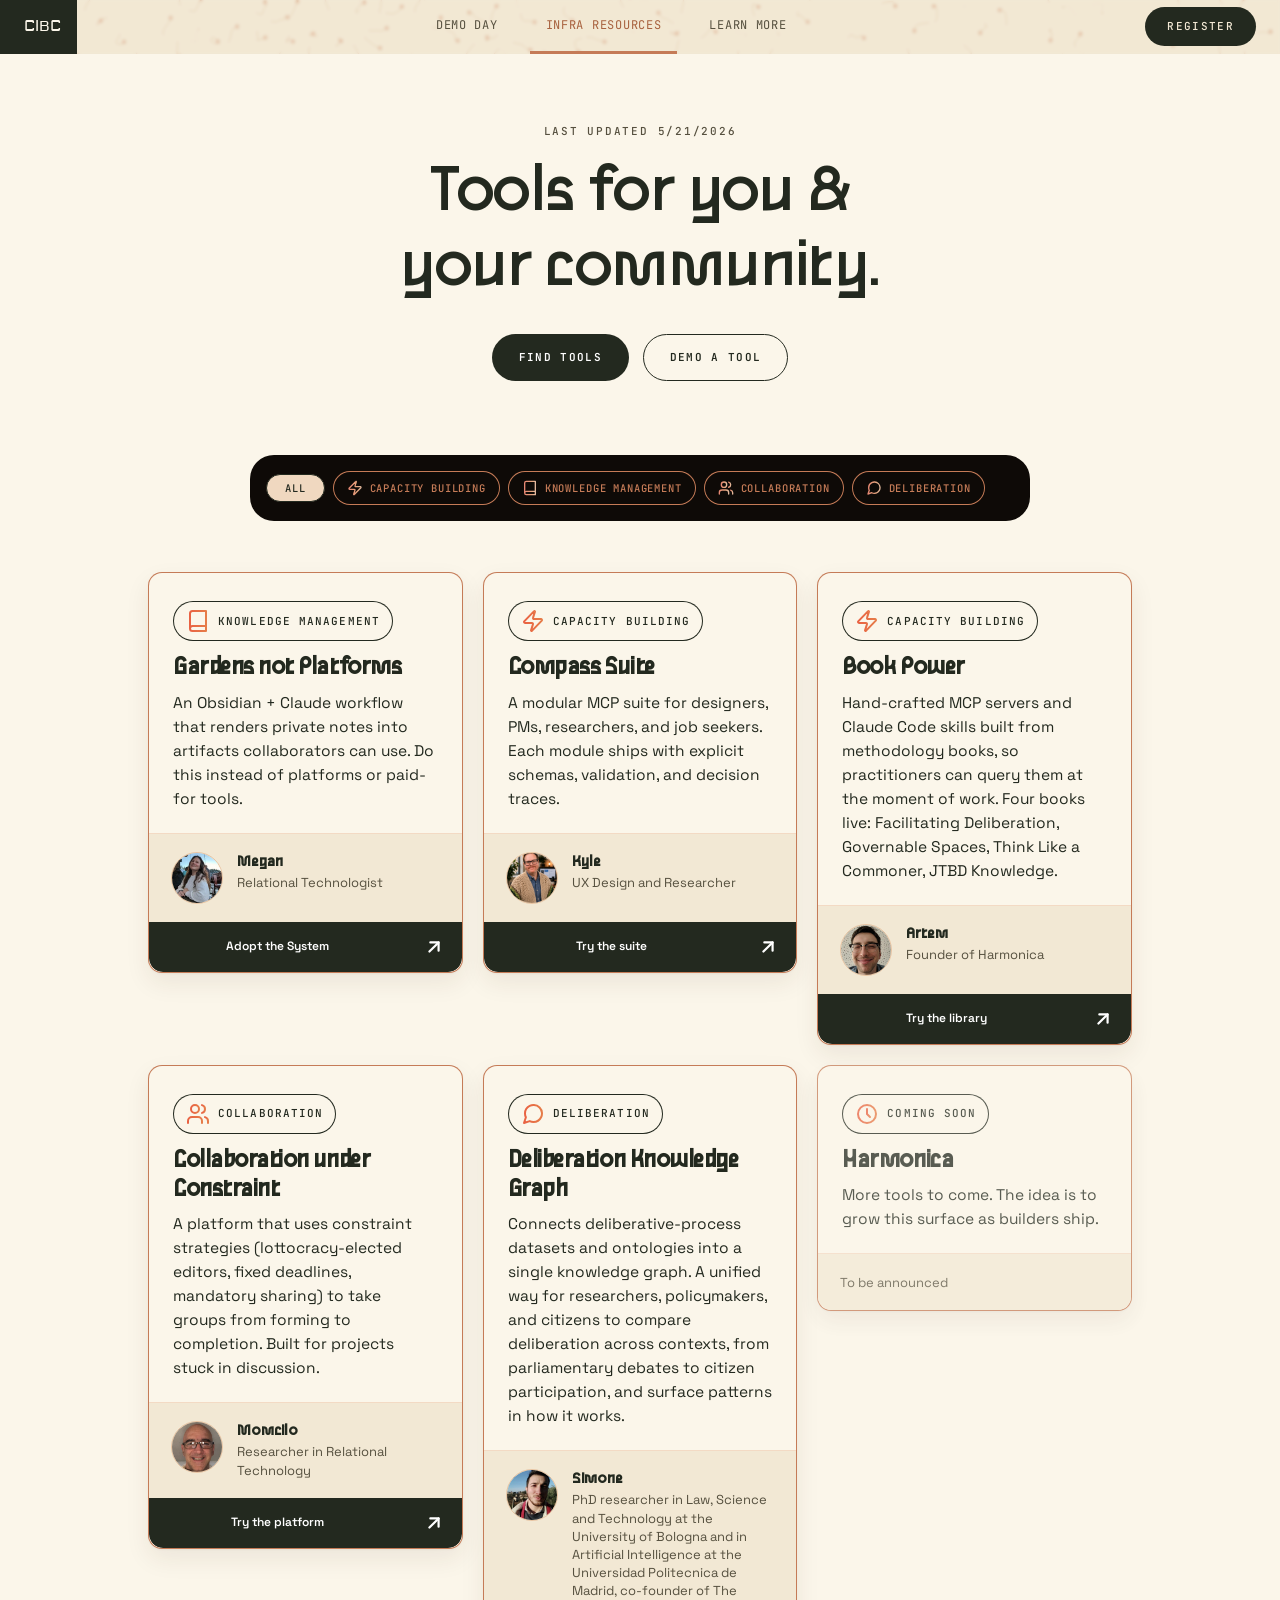
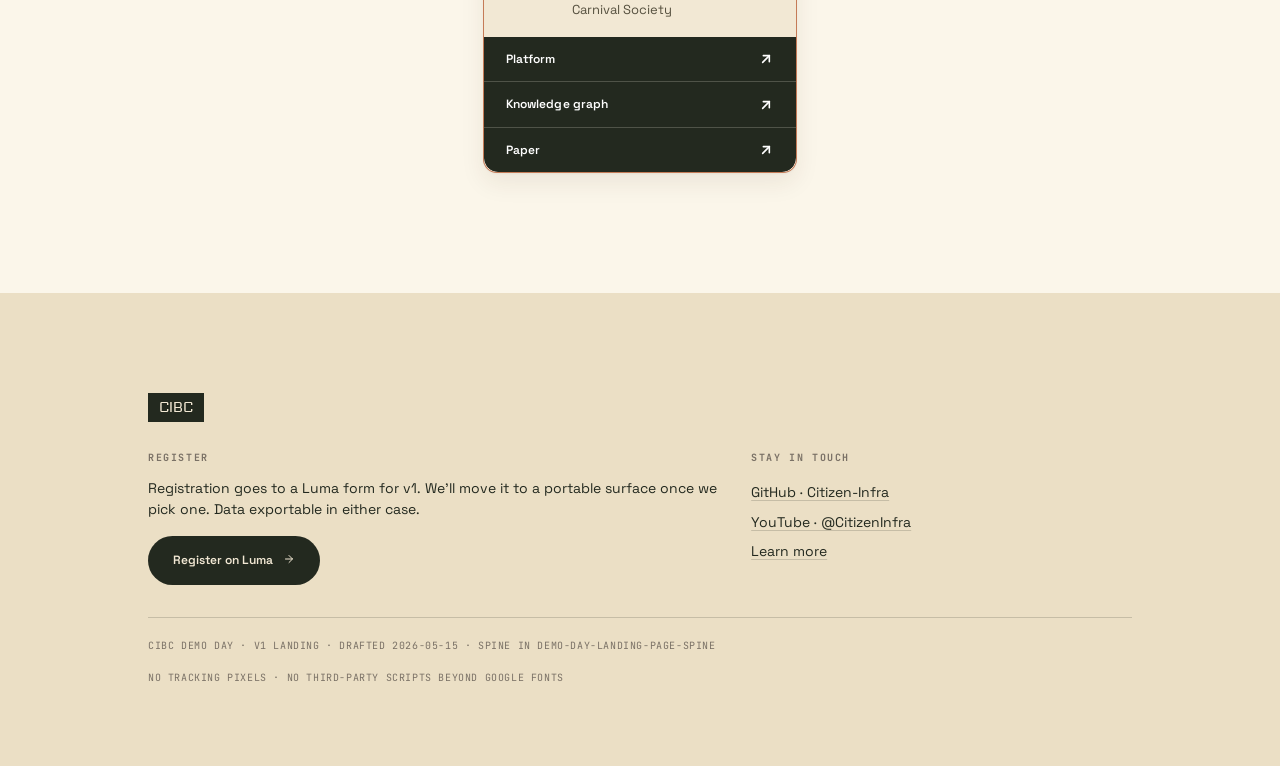
<file: ecosystem-map.html>
<!DOCTYPE html>
<html lang="en">
<head>
<meta charset="UTF-8">
<link rel="icon" href="assets/favicon.svg" type="image/svg+xml">
<meta name="viewport" content="width=device-width, initial-scale=1.0">
<title>CIBC · Infra Resources</title>
<link rel="preconnect" href="https://fonts.googleapis.com">
<link rel="preconnect" href="https://fonts.gstatic.com" crossorigin>
<link href="https://fonts.googleapis.com/css2?family=Crete+Round:ital@0;1&family=IBM+Plex+Sans:wght@400;500;600;700&family=IBM+Plex+Mono:wght@400;500&family=Caveat:wght@500;600;700&family=Press+Start+2P&display=swap" rel="stylesheet">
<link rel="stylesheet" href="theme.css">
<style>
  
  * { box-sizing: border-box; margin: 0; padding: 0; }
    html { background: var(--bg-warm-2); min-height: 100vh; }
  html, body {
    color: var(--ink);
    font-family: var(--body);
    font-size: 16px;
    line-height: 1.55;
    -webkit-font-smoothing: antialiased;
    text-rendering: optimizeLegibility;
  }
  body { background: var(--paper-white); }
  ::selection { background: var(--accent); color: var(--paper-white); }
  a { color: inherit; }

  body {
    background: var(--paper-white);
    min-height: 100vh;
  }

  .page {
    max-width: 1080px;
    margin: 0 auto;
    padding: 0 clamp(20px, 4vw, 48px) 0;
    position: relative;
    z-index: 1;
  }

  /* ============ NAV COMPONENT ============
     Full-bleed cream bar with a Field atmosphere layer behind the content.
     Active-state underline extends to the very bottom of the bar.
     Structure: .nav (full-width, cream) > [canvas, field-veil, .nav-inner > brand/links/cta] */
  .nav {
    position: sticky;
    top: 0;
    z-index: 100;
    margin-left: calc(-50vw + 50%);
    margin-right: calc(-50vw + 50%);
    width: 100vw;
    background: var(--bg-warm);
    overflow: hidden;
    isolation: isolate;
  }
  .nav .field-canvas {
    position: absolute;
    inset: 0;
    width: 100%;
    height: 100%;
    display: block;
    pointer-events: none;
    z-index: 0;
  }
  .nav .field-veil {
    position: absolute;
    inset: 0;
    pointer-events: none;
    background: rgba(246, 236, 217, 0.11);
    backdrop-filter: blur(1.5px) saturate(1.03);
    -webkit-backdrop-filter: blur(1.5px) saturate(1.03);
    z-index: 1;
  }
  .nav-inner {
    position: relative;
    z-index: 2;
    max-width: none;
    margin: 0;
    padding: 0 24px 0 16px;
    display: flex;
    justify-content: space-between;
    align-items: stretch;
    gap: 14px;
    min-height: 0;
  }
  .nav-cta { flex-shrink: 0; white-space: nowrap; align-self: center; }
  .brand {
    align-self: stretch;
    margin-left: -16px;
    display: flex;
    align-items: stretch;
    color: var(--ink);
    text-decoration: none;
    flex-shrink: 0;
  }
  .brand .brand-mark {
    font-family: var(--pixel);
    font-size: 15px;
    line-height: 1;
    background: var(--ink);
    color: var(--paper-white);
    padding: 0 16px 0 24px;
    border-radius: 0;
    display: flex;
    align-items: center;
    letter-spacing: 0;
  }
  .brand em {
    font-family: var(--serif);
    font-style: normal;
    color: var(--ink);
    font-weight: 700;
    font-size: 20px;
    line-height: 1;
    letter-spacing: -0.015em;
    font-variation-settings: "opsz" 24, "SOFT" 30;
  }
  .nav-cta {
    background: var(--gradient-primary);
    color: var(--bg-warm);
    padding: 11px 22px;
    border-radius: 100px;
    font-family: var(--mono);
    font-size: 11px;
    letter-spacing: 0.12em;
    text-transform: uppercase;
    text-decoration: none;
    font-weight: 500;
    transition: filter 150ms;
  }
  .nav-cta:hover { filter: brightness(0.92); }
  .nav-links {
    display: flex;
    align-items: stretch;
    gap: 16px;
    flex: 1;
    justify-content: center;
    min-width: 0;
    flex-wrap: wrap;
    align-self: stretch;
  }
  .nav-link {
    font-family: var(--mono);
    font-size: 12px;
    letter-spacing: 0.06em;
    text-transform: uppercase;
    color: var(--ink-soft);
    text-decoration: none;
    padding: 16px 16px;
    border-bottom: 3px solid transparent;
    transition: color 150ms, border-color 150ms;
    white-space: nowrap;
    display: inline-flex;
    align-items: center;
  }
  .nav-link:hover { color: var(--ink); border-bottom-color: var(--accent); }
  .nav-link-current {
    color: var(--accent-deep);
    border-bottom-color: var(--accent);
  }
  /* Hamburger toggle (mobile only) · .nav itself stays sticky (set above) */
  .nav-toggle {
    display: none;
    background: none;
    border: none;
    padding: 8px;
    margin: 0;
    cursor: pointer;
    color: var(--ink);
    flex-shrink: 0;
    align-items: center;
    justify-content: center;
  }
  .nav-toggle svg { display: block; width: 22px; height: 22px; }
  .nav-toggle .icon-close { display: none; }
  .nav-toggle[aria-expanded="true"] .icon-open { display: none; }
  .nav-toggle[aria-expanded="true"] .icon-close { display: block; }
  @media (max-width: 720px) {
    .nav-toggle { display: inline-flex; }
    .nav-links {
      position: fixed;
      top: 40px;
      left: 0;
      right: 0;
      flex-direction: column;
      align-items: stretch;
      gap: 0;
      padding: 8px 24px 12px;
      background: var(--paper-white);
      border: 1px solid var(--rule);
      border-radius: 12px;
      box-shadow: 0 12px 28px rgba(60, 40, 20, 0.10);
      display: none;
      z-index: 50;
    }
    .nav-links.is-open { display: flex; }
    .nav-link {
      width: 100%;
      padding: 14px 0;
      border-bottom: 1px solid var(--rule-soft);
      font-size: 12px;
      letter-spacing: 0.06em;
    }
    .nav-link:last-child { border-bottom: none; }
    .nav-link-current { border-bottom-color: var(--rule-soft); }
  }

  /* ============ HERO ============ */
  .hero {
    position: relative;
    margin-left: calc(-50vw + 50%);
    margin-right: calc(-50vw + 50%);
    width: 100vw;
    max-width: none;
    padding: clamp(56px, 9vw, 100px) clamp(20px, 4vw, 48px) clamp(40px, 7vw, 72px);
    overflow: hidden;
    isolation: isolate;
  }
  .hero-inner {
    position: relative;
    z-index: 2;
    max-width: 820px;
    margin-left: auto;
    margin-right: auto;
  }
  .hero .field-veil {
    background: linear-gradient(to bottom, rgba(254, 253, 249, 0) 0%, rgba(254, 253, 249, 0.30) 100%);
    backdrop-filter: blur(1.5px) saturate(1.03);
    -webkit-backdrop-filter: blur(1.5px) saturate(1.03);
  }
  .hero-eyebrow {
    font-family: var(--mono);
    font-weight: 500;
    font-size: 11px;
    line-height: 1;
    letter-spacing: 0.16em;
    text-transform: uppercase;
    color: var(--ink-soft);
    margin: 0 0 18px;
    display: block;
  }
  .hero h1 {
    font-family: var(--serif);
    font-variation-settings: "opsz" 144, "SOFT" 50;
    font-weight: 500;
    font-size: clamp(34px, 6.4vw, 72px);
    line-height: 1.04;
    letter-spacing: -0.022em;
    color: var(--ink);
    margin-bottom: 8px;
  }
  .hero h1 em {
    font-style: italic;
    font-variation-settings: "opsz" 144, "SOFT" 100;
    color: var(--accent);
    font-weight: 400;
  }
  .hero-deck {
    font-family: var(--serif);
    font-variation-settings: "opsz" 36, "SOFT" 60;
    font-size: clamp(18px, 2.2vw, 22px);
    line-height: 1.5;
    color: var(--ink-soft);
    max-width: 58ch;
    margin-bottom: 32px;
    font-weight: 400;
  }

  .meta-strip {
    display: flex;
    gap: 28px;
    flex-wrap: wrap;
    padding: 18px 0 12px;
    border-top: 1px solid var(--rule);
  }
  .meta-item { display: flex; flex-direction: column; gap: 4px; }
  .meta-label {
    font-family: var(--mono);
    font-size: 11px;
    letter-spacing: 0.14em;
    text-transform: uppercase;
    color: var(--ink-soft);
  }
  .meta-value {
    font-family: var(--serif);
    font-variation-settings: "opsz" 18, "SOFT" 60;
    font-weight: 500;
    font-size: 15px;
    color: var(--ink);
  }
  .meta-value.tbd {
    color: var(--accent-deep);
    font-style: italic;
  }

  .cta-row { display: flex; gap: 14px; flex-wrap: wrap; }
  .btn {
    font-family: var(--body);
    font-size: 12px;
    padding: 14px 24px;
    text-decoration: none;
    font-weight: 600;
    border-radius: 100px;
    transition: all 150ms ease;
    display: inline-flex;
    align-items: center;
    justify-content: center;
    gap: 10px;
    cursor: pointer;
    border: 1.5px solid var(--ink);
  }
  .btn-primary { background: var(--gradient-primary); color: var(--paper-white); border-color: transparent; }
  .btn-primary:hover { filter: brightness(0.92); }
  .btn-ghost { background: transparent; color: var(--ink); }
  .btn-ghost:hover { background: var(--ink); color: var(--bg-warm); }
  .btn .arrow { transition: transform 150ms; }
  .btn:hover .arrow { transform: translateX(3px); }

  /* ============ SECTION SCAFFOLDING ============ */
  .section {
    margin: clamp(72px, 11vw, 120px) 0;
  }
  .section-head { margin-bottom: 36px; max-width: 720px; }
  .section-num {
    font-family: var(--mono);
    font-size: 10px;
    letter-spacing: 0;
    color: var(--ink-faint);
    margin-bottom: 16px;
    padding-bottom: 10px;
    border-bottom: 1px solid var(--rule);
    display: inline-block;
    line-height: 1;
  }
  .section h2 {
    font-family: var(--serif);
    font-variation-settings: "opsz" 96, "SOFT" 50;
    font-weight: 500;
    font-size: clamp(30px, 4.4vw, 48px);
    line-height: 1.08;
    letter-spacing: -0.018em;
    color: var(--ink);
    margin-bottom: 16px;
  }
  .section h2 em {
    font-style: italic;
    font-variation-settings: "opsz" 96, "SOFT" 100;
    color: var(--accent);
    font-weight: 400;
  }
  .section-deck {
    font-family: var(--serif);
    font-variation-settings: "opsz" 24, "SOFT" 60;
    font-weight: 400;
    font-size: 17px;
    line-height: 1.55;
    color: var(--ink-soft);
    max-width: 56ch;
  }


  /* ============ HERO · v3 redesign ============ */
  .hero-title {
    font-family: var(--serif);
    font-variation-settings: "opsz" 144, "SOFT" 50;
    font-weight: 500;
    font-size: clamp(40px, 6vw, 72px);
    line-height: 1.04;
    letter-spacing: -0.022em;
    color: var(--ink);
    margin: 0 0 8px;
    text-wrap: balance;
  }
  .hero-title .gradient-text {
    color: var(--accent-deep);
    font-style: normal;
  }
  .hero-deck {
    font-family: var(--body);
    font-style: normal;
    font-size: clamp(16px, 1.8vw, 19px);
    line-height: 1.5;
    color: var(--ink-soft);
    margin: 0 0 24px;
    max-width: 64ch;
  }
  .hero-ctas {
    display: flex;
    gap: 14px;
    margin: 0 0 60px;
    flex-wrap: wrap;
  }
  .hero-btn {
    font-family: var(--body);
    font-weight: 600;
    font-size: 12px;
    padding: 14px 26px;
    border-radius: 100px;
    text-decoration: none;
    display: inline-flex;
    align-items: center;
    justify-content: center;
    gap: 10px;
    border: 1.5px solid transparent;
    transition: filter 150ms, background 150ms, border-color 150ms;
    cursor: pointer;
  }
  .hero-btn-primary { background: var(--gradient-primary); color: #ffffff; }
  .hero-btn-primary:hover { filter: brightness(1.06); }
  .hero-btn-primary .hero-btn-arrow { transition: transform 150ms; }
  .hero-btn-primary:hover .hero-btn-arrow { transform: translateX(3px); }
  .hero-btn-ghost { background: transparent; color: var(--ink); border-color: var(--ink); }
  .hero-btn-ghost:hover { background: rgba(42, 34, 24, 0.06); }

  /* Hero info card (cream main + slightly deeper side) */
  .hero-info-card {
    display: grid;
    grid-template-columns: minmax(0, 1fr) 296px;
    background: var(--bg-warm);
    border: 1px solid var(--ink);
    border-radius: 14px;
    overflow: hidden;
    box-shadow: 0 4px 22px var(--paper-shadow);
  }
  .hero-info-main {
    padding: 0;
    display: flex;
    flex-direction: column;
  }
  .info-block-when {
    background: var(--bg-warm);
    padding: 24px 28px 26px;
    border-bottom: 1px solid var(--ink);
  }
  .info-label {
    font-family: var(--mono);
    font-size: 10px;
    letter-spacing: 0.18em;
    text-transform: uppercase;
    color: var(--ink);
    display: block;
    margin-bottom: 10px;
    line-height: 1;
  }
  .info-when-row { display: inline-flex; align-items: center; gap: 8px; margin-bottom: 10px; }
  .info-when-icon { width: 14px; height: 14px; color: var(--accent); display: inline-flex; }
  .info-when-icon svg { width: 100%; height: 100%; }
  .info-when-date {
    font-family: var(--serif);
    font-style: italic;
    font-weight: 500;
    font-size: clamp(17px, 1.6vw, 19px);
    color: var(--accent-deep);
  }
  .info-when-note {
    font-family: var(--body);
    font-size: 13px;
    line-height: 1.55;
    color: var(--ink-soft);
    margin: 0 0 10px;
    max-width: 56ch;
  }
  .hero-info-grid {
    display: grid;
    grid-template-columns: 1fr 1fr;
    background: var(--bg-card);
  }
  .hero-info-grid > .info-block { padding: 24px 28px 26px; }
  .hero-info-grid > .info-block:first-child { border-right: 1px solid var(--ink); }
  .info-list {
    font-family: var(--serif);
    font-weight: 500;
    font-size: 15px;
    color: var(--ink);
    line-height: 1.55;
    list-style: disc;
    margin: 0 0 12px;
    padding-left: 22px;
  }
  .info-list li { padding: 1px 0; }
  .info-action-link {
    font-family: var(--body);
    font-weight: 600;
    font-size: 10px;
    color: var(--accent-deep);
    text-decoration: underline;
    text-underline-offset: 3px;
    display: inline-flex;
    align-items: center;
    gap: 6px;
    transition: color 150ms;
  }
  .info-action-link:hover { color: var(--accent); }
  .info-action-link .ext-arrow { width: 12px; height: 12px; display: inline-flex; }
  .info-action-link .ext-arrow svg { width: 100%; height: 100%; }

  /* Side panel · topic pills */
  .hero-info-side {
    position: relative;
    padding: 26px 22px;
    background:
      linear-gradient(204deg, rgba(233, 98, 67, 0.14) 2.88%, rgba(227, 124, 73, 0.14) 82.38%),
      var(--bg-warm-2);
    border-left: 1px solid var(--ink);
    display: flex;
    flex-direction: column;
    gap: 14px;
    overflow: hidden;
    isolation: isolate;
  }
  .hero-info-side .field-canvas {
    position: absolute;
    inset: 0;
    width: 100%;
    height: 100%;
    display: block;
    pointer-events: none;
    z-index: 0;
  }
  .hero-info-side .field-veil {
    position: absolute;
    inset: 0;
    pointer-events: none;
    background: linear-gradient(to bottom, rgba(240, 227, 200, 0.10) 0%, rgba(240, 227, 200, 0.18) 100%);
    backdrop-filter: blur(0.5px) saturate(1.015);
    -webkit-backdrop-filter: blur(0.5px) saturate(1.015);
    z-index: 1;
  }
  .hero-info-side > .info-label,
  .hero-info-side > .topic-pills { position: relative; z-index: 2; }
  .topic-pills {
    display: flex;
    flex-direction: column;
    align-items: flex-start;
    gap: 8px;
  }
  .topic-pill {
    display: inline-flex;
    align-items: center;
    gap: 8px;
    padding: 7px 12px;
    background:
      linear-gradient(var(--paper-white), var(--paper-white)) padding-box,
      var(--gradient-primary) border-box;
    border: 1.5px solid transparent;
    border-radius: 100px;
    font-family: var(--mono);
    font-weight: 500;
    font-size: 11px;
    line-height: 1;
    letter-spacing: 0.10em;
    text-transform: uppercase;
    white-space: nowrap;
    box-sizing: border-box;
  }
  .topic-pill-label {
    background: var(--gradient-primary);
    -webkit-background-clip: text;
    background-clip: text;
    -webkit-text-fill-color: transparent;
    color: transparent;
  }
  .topic-pill-icon { width: 24px; height: 24px; display: inline-flex; align-items: center; justify-content: center; flex-shrink: 0; }
  .topic-pill-icon svg { width: 100%; height: 100%; }
  .topic-pill.is-active {
    background: var(--ink);
    border-color: var(--ink);
  }
  .topic-pill.is-active .topic-pill-label {
    background: none;
    -webkit-text-fill-color: #ffffff;
    color: #ffffff;
  }
  .topic-pill.is-active .topic-pill-icon svg {
    stroke: #ffffff;
  }

  /* Topic pill · same size in cards and side panel */
  .demo-card .topic-pill-icon { width: 24px; height: 24px; }


  @media (max-width: 820px) {
    .hero-info-card { grid-template-columns: 1fr; }
    .hero-info-side { border-left: none; border-top: 1px solid var(--ink); }
    .hero-info-grid { grid-template-columns: 1fr; }
    .hero-info-grid > .info-block:first-child { border-right: none; border-bottom: 1px solid var(--ink); }
  }
  /* ============ /HERO · v3 redesign ============ */

  /* ============ BLOCK 3 · DEMOS · Field particle atmosphere behind title + grid ============ */
  .section-demos {
    position: relative;
    margin-left: calc(-50vw + 50%);
    margin-right: calc(-50vw + 50%);
    width: 100vw;
    padding: clamp(72px, 10vw, 120px) clamp(20px, 4vw, 48px) clamp(80px, 11vw, 130px);
    background: #0e0a07;
    overflow: hidden;
    margin-top: 0;
    margin-bottom: clamp(72px, 11vw, 120px);
    isolation: isolate;
  }
  .section-demos h2 { color: rgba(255, 248, 232, 0.98); }
  .section-demos h2 em { color: var(--accent); }

  /* Demos section header · gradient title + eyebrow + CTA pair */
  .section-head-demos {
    position: relative;
    z-index: 2;
    margin: 0 auto clamp(48px, 7vw, 72px);
    text-align: center;
    max-width: 960px;
    display: flex;
    flex-direction: column;
    align-items: center;
    gap: 28px;
  }
  .demos-title {
    font-family: var(--serif);
    font-variation-settings: "opsz" 96, "SOFT" 50;
    font-size: clamp(48px, 7vw, 76px);
    font-weight: 500;
    line-height: 1.05;
    letter-spacing: -0.02em;
    color: rgba(255, 248, 232, 0.98);
    margin: 0;
  }
  .demos-title .gradient-text {
    background: var(--gradient-light-text);
    -webkit-background-clip: text;
    background-clip: text;
    color: transparent;
    font-style: italic;
    font-variation-settings: "opsz" 96, "SOFT" 100;
  }
  .demos-eyebrow {
    display: inline-flex;
    flex-direction: column;
    align-items: center;
    gap: 6px;
    margin-top: -8px;
  }
  .demos-eyebrow-icon {
    width: 22px;
    height: 22px;
    display: inline-flex;
  }
  .demos-eyebrow-icon svg { width: 100%; height: 100%; display: block; }
  .demos-eyebrow-text {
    font-family: var(--body);
    font-weight: 400;
    font-size: 16px;
    letter-spacing: 0;
    text-transform: none;
    color: rgba(255, 248, 232, 0.82);
  }
  .demos-ctas {
    display: flex;
    gap: 14px;
    flex-wrap: wrap;
    justify-content: center;
  }
  .demos-btn {
    font-family: var(--body);
    font-weight: 600;
    font-size: 12px;
    padding: 14px 28px;
    border-radius: 100px;
    text-decoration: none;
    display: inline-flex;
    align-items: center;
    justify-content: center;
    gap: 10px;
    transition: filter 150ms, background 150ms, border-color 150ms;
    border: 1.5px solid transparent;
    cursor: pointer;
  }
  .demos-btn-primary {
    background: var(--gradient-primary);
    color: #ffffff;
  }
  .demos-btn-primary:hover { filter: brightness(1.06); }
  .demos-btn-primary .demos-btn-arrow { transition: transform 150ms; }
  .demos-btn-primary:hover .demos-btn-arrow { transform: translateX(3px); }
  .demos-btn-ghost {
    background: transparent;
    color: rgba(255, 248, 232, 0.98);
    border-color: rgba(255, 248, 232, 0.55);
  }
  .demos-btn-ghost:hover {
    background: rgba(255, 248, 232, 0.08);
    border-color: rgba(255, 248, 232, 0.85);
  }
  .field-canvas {
    position: absolute;
    inset: 0;
    width: 100%;
    height: 100%;
    display: block;
    pointer-events: none;
    z-index: 0;
  }
  .field-veil {
    position: absolute;
    inset: 0;
    pointer-events: none;
    background: rgba(14, 10, 7, 0.025);
    backdrop-filter: blur(0.6px) saturate(1.04);
    -webkit-backdrop-filter: blur(0.6px) saturate(1.04);
    z-index: 1;
  }
  .section-demos > .demos {
    position: relative;
    z-index: 2;
    max-width: 1080px;
    margin-left: auto;
    margin-right: auto;
  }

  /* Signals strip · lexicon hashtags (on light bg in hero) */
  .signals {
    margin: 0 0 36px;
    padding: 14px 0 18px;
    border-bottom: 1px solid var(--rule);
    display: flex;
    flex-wrap: wrap;
    gap: 8px 10px;
    align-items: center;
  }
  .signals-label {
    font-family: var(--mono);
    font-size: 10px;
    letter-spacing: 0.14em;
    text-transform: uppercase;
    line-height: 1;
    color: var(--ink-faint);
    margin-right: 6px;
    white-space: nowrap;
  }
  .signal {
    font-family: var(--mono);
    font-size: 11px;
    line-height: 1;
    padding: 7px 12px;
    border-radius: 100px;
    border: 1px solid rgba(212, 121, 61, 0.4);
    color: var(--ink);
    background: rgba(212, 121, 61, 0.08);
    white-space: nowrap;
    transition: background 150ms, border-color 150ms, color 150ms;
  }
  .signal .hash { color: var(--accent); margin-right: 3px; font-weight: 500; }
  .signal:hover {
    background: rgba(212, 121, 61, 0.16);
    border-color: rgba(212, 121, 61, 0.6);
  }

  /* Hero info card · cream background, contains meta-strip + signals */
  .hero-card {
    background: var(--bg-warm);
    border-radius: 14px;
    padding: clamp(22px, 3vw, 28px) clamp(22px, 3.5vw, 32px);
    margin: 0 0 32px;
    border: 1px solid rgba(212, 121, 61, 0.20);
    box-shadow: 0 2px 10px rgba(26, 26, 26, 0.04);
  }
  .hero-card .meta-strip {
    display: grid;
    grid-template-columns: repeat(3, minmax(0, 1fr));
    gap: 16px 28px;
    padding: 0 0 18px;
    border-top: none;
    border-bottom: 1px solid rgba(26, 26, 26, 0.10);
    margin-bottom: 16px;
  }
  @media (max-width: 640px) {
    .hero-card .meta-strip {
      grid-template-columns: 1fr;
      gap: 14px;
      padding-bottom: 16px;
      margin-bottom: 14px;
    }
  }
  .hero-card .signals {
    margin: 0;
    padding: 0;
    border-bottom: none;
  }
  .hero-card .signal {
    background: rgba(254, 253, 249, 0.85);
    border-color: rgba(212, 121, 61, 0.45);
  }
  .hero-card .signal:hover {
    background: var(--paper-white);
    border-color: rgba(212, 121, 61, 0.7);
  }

  .demos {
    display: grid;
    grid-template-columns: repeat(auto-fill, minmax(320px, 1fr));
    gap: 20px;
    align-items: start;
  }
  .demo-card {
    background:
      linear-gradient(var(--paper-white), var(--paper-white)) padding-box,
      var(--gradient-light-text) border-box;
    border: 1px solid transparent;
    border-radius: 14px;
    padding: 28px 24px 22px;
    display: flex;
    flex-direction: column;
    gap: 16px;
    /* Soft warm paper shadow that reads as lift on cream backgrounds
       and disappears into dark backgrounds (so the same component
       works on both the landing demos section and the resources
       page without a black blob landing on cream). */
    box-shadow:
      0 1px 2px rgba(60, 40, 20, 0.04),
      0 10px 24px rgba(60, 40, 20, 0.08);
    transition: transform 200ms, box-shadow 200ms;
    position: relative;
  }
  .demo-card:hover {
    transform: translateY(-2px);
    box-shadow:
      0 2px 4px rgba(60, 40, 20, 0.06),
      0 16px 32px rgba(60, 40, 20, 0.12);
  }
  .demo-card.tbd {
    background: rgba(20, 14, 8, 0.55);
    backdrop-filter: blur(2px);
    -webkit-backdrop-filter: blur(2px);
    border-style: dashed;
    border-color: rgba(212, 121, 61, 0.42);
  }
  .demo-card.tbd .demo-project { color: rgba(255, 220, 180, 0.9); }
  .demo-card.tbd .demo-desc { color: rgba(232, 220, 198, 0.82); }
  .demo-card.tbd .demo-presenter { color: rgba(255, 248, 232, 0.95); }
  .demo-card.tbd .demo-bio { color: rgba(232, 220, 198, 0.7); }
  .demo-card.tbd .demo-presenter-label { color: rgba(232, 220, 198, 0.45); }
  .demo-card.tbd .demo-footer { border-top-color: rgba(232, 220, 198, 0.18); }

  /* Top row · tag pills, left-aligned */
  .demo-top {
    display: flex;
    justify-content: flex-start;
    margin-bottom: -4px;
  }
  .demo-tag {
    font-family: var(--mono);
    font-size: 10px;
    letter-spacing: 0.14em;
    text-transform: uppercase;
    padding: 5px 12px;
    border-radius: 100px;
    background: transparent;
    color: var(--accent-deep);
    border: 1px solid var(--accent);
    white-space: nowrap;
  }
  .demo-tag.tbd { color: var(--ink-faint); border-color: rgba(0, 0, 0, 0.18); }

  .demo-top {
    display: flex;
    flex-wrap: wrap;
    gap: 6px;
    align-items: center;
  }

  /* Demo card footer · cream presenter strip + gradient action strip */
  .demo-footer {
    margin: 6px -24px -22px;
    border-top: 1px solid rgba(212, 121, 61, 0.22);
    border-bottom-left-radius: 14px;
    border-bottom-right-radius: 14px;
    overflow: hidden;
    display: flex;
    flex-direction: column;
  }
  .demo-presenter-zone {
    background: var(--bg-warm);
    padding: 18px 22px;
    display: flex;
    align-items: center;
    gap: 14px;
  }
  .demo-presenter-row { flex: 1; min-width: 0; }
  .presenter-linkedin {
    width: 24px;
    height: 24px;
    color: var(--ink);
    display: inline-flex;
    align-items: center;
    justify-content: center;
    flex-shrink: 0;
    transition: color 150ms;
  }
  .presenter-linkedin:hover { color: var(--accent-deep); }
  .presenter-linkedin svg { width: 100%; height: 100%; display: block; fill: currentColor; }

  .demo-action-zone {
    background: var(--gradient-primary);
    padding: 0;
    display: flex;
    align-items: stretch;
    gap: 0;
    border-top: 0;
    border-bottom-left-radius: 14px;
    border-bottom-right-radius: 14px;
    min-height: 50px;
  }
  /* Multi-resource action strip (e.g. Simone: platform + knowledge graph + paper) */
  .demo-action-zone-multi { flex-direction: column; align-items: stretch; min-height: 0; }
  .demo-action-resource {
    display: flex; align-items: center; justify-content: space-between; gap: 12px;
    padding: 13px 22px; color: #ffffff; font-family: var(--body); font-weight: 600;
    font-size: 12px; text-decoration: none;
    border-top: 1px solid rgba(255, 248, 232, 0.20);
    transition: filter 150ms, background 150ms;
  }
  .demo-action-resource:first-child { border-top: none; }
  .demo-action-resource:last-child { border-bottom-left-radius: 14px; border-bottom-right-radius: 14px; }
  .demo-action-resource:hover { filter: brightness(1.06); background: rgba(255, 248, 232, 0.08); }
  .demo-action-resource .res-label { letter-spacing: 0.01em; }
  .demo-action-resource .res-arrow { width: 16px; height: 16px; flex-shrink: 0; display: inline-flex; }
  .demo-action-resource .res-arrow svg { width: 100%; height: 100%; display: block; }
  .demo-action-github,
  .demo-action-arrow {
    width: 56px;
    display: inline-flex;
    align-items: center;
    justify-content: center;
    color: #ffffff;
    transition: filter 150ms;
  }
  .demo-action-github {
    background: var(--gradient-light-text);
    border-bottom-left-radius: 14px;
  }
  .demo-action-arrow { border-bottom-right-radius: 14px; }
  .demo-action-github:hover,
  .demo-action-arrow:hover { filter: brightness(1.06); }
  .demo-action-github svg { width: 22px; height: 22px; display: block; fill: currentColor; }
  .demo-action-arrow svg { width: 22px; height: 22px; display: block; }
  .demo-action-product {
    flex: 1;
    display: inline-flex;
    align-items: center;
    justify-content: center;
    color: #ffffff;
    font-family: var(--body);
    font-weight: 600;
    font-size: 12px;
    text-decoration: none;
    padding: 14px 8px;
    transition: filter 150ms;
  }
  .demo-action-product:hover { filter: brightness(1.05); }
  .demo-action-product.tbd { color: rgba(255,255,255,0.85); }
  .demo-action-zone .demo-social {
    display: flex;
    gap: 16px;
    align-items: center;
    padding: 12px 22px;
  }
  .demo-action-zone .demo-social-link {
    width: 20px;
    height: 20px;
    color: #ffffff;
    display: inline-flex;
    align-items: center;
    justify-content: center;
    transition: opacity 150ms;
  }
  .demo-action-zone .demo-social-link:hover { opacity: 0.78; }
  .demo-action-zone .demo-social-link svg { width: 100%; height: 100%; display: block; fill: currentColor; }
  .demo-action-zone .demo-product-link {
    color: #ffffff;
    font-family: var(--mono);
    font-weight: 500;
    font-size: 12px;
    letter-spacing: 0.10em;
    text-transform: uppercase;
    font-style: normal;
    text-decoration: none;
    display: inline-flex;
    align-items: center;
    justify-content: center;
    gap: 10px;
    background: var(--gradient-primary);
    padding: 12px 22px;
    border-radius: 0;
    border-bottom-right-radius: 14px;
    transition: filter 150ms, transform 150ms;
  }
  .demo-action-zone .demo-product-link:hover { filter: brightness(1.06); }
  .demo-action-zone .demo-product-link:active { transform: translateY(1px); }
  .demo-action-zone .demo-product-link .ext-arrow {
    width: 14px;
    height: 14px;
    display: inline-block;
  }
  .demo-action-zone .demo-product-link .ext-arrow svg { width: 100%; height: 100%; display: block; }
  .demo-action-zone .demo-product-link.tbd { color: rgba(255,255,255,0.92); }

  .demo-presenter-row {
    display: flex;
    gap: 14px;
    align-items: flex-start;
  }
  .demo-avatar {
    width: 52px;
    height: 52px;
    min-width: 52px;
    border-radius: 50%;
    background: rgba(212, 121, 61, 0.14);
    border: 1px solid rgba(212, 121, 61, 0.32);
    display: flex;
    align-items: center;
    justify-content: center;
    font-family: var(--mono);
    font-size: 13px;
    font-weight: 500;
    letter-spacing: 0.04em;
    color: var(--accent-deep);
    overflow: hidden;
  }
  .demo-avatar.has-photo { background: transparent; }
  .demo-avatar.has-photo img {
    width: 100%;
    height: 100%;
    object-fit: cover;
    display: block;
  }
  .demo-presenter-text { flex: 1; min-width: 0; }

  .demo-links {
    display: flex;
    justify-content: space-between;
    align-items: center;
    gap: 12px;
    padding-top: 12px;
    border-top: 1px solid rgba(212, 121, 61, 0.18);
    flex-wrap: wrap;
  }
  .demo-social {
    display: flex;
    gap: 14px;
    align-items: center;
  }
  .demo-social-link {
    width: 18px;
    height: 18px;
    color: var(--ink);
    display: inline-flex;
    align-items: center;
    justify-content: center;
    transition: color 150ms;
  }
  .demo-social-link:hover { color: var(--accent); }
  .demo-social-link svg { width: 100%; height: 100%; display: block; }
  .demo-product-link {
    font-family: var(--mono);
    font-size: 11px;
    letter-spacing: 0.08em;
    text-transform: uppercase;
    color: var(--ink);
    text-decoration: none;
    display: inline-flex;
    align-items: center;
    gap: 6px;
    transition: color 150ms;
  }
  .demo-link {
    font-family: var(--mono);
    font-size: 11px;
    letter-spacing: 0.06em;
    text-transform: uppercase;
    color: var(--accent-deep);
    text-decoration: none;
    border-bottom: 1px solid rgba(212, 121, 61, 0.4);
    padding-bottom: 1px;
    transition: color 150ms, border-color 150ms;
  }
  .demo-link:hover {
    color: var(--accent);
    border-color: var(--accent);
  }
  .demo-link.tbd {
    color: var(--ink-faint);
    border-color: rgba(0, 0, 0, 0.15);
    font-style: italic;
    text-transform: none;
    letter-spacing: 0;
    cursor: default;
  }

  .demo-project {
    font-family: var(--serif);
    font-variation-settings: "opsz" 36, "SOFT" 50;
    font-weight: 600;
    font-size: 26px;
    color: var(--ink);
    line-height: 1.12;
    letter-spacing: -0.018em;
  }
  .demo-desc {
    font-family: var(--body);
    font-size: 15.5px;
    line-height: 1.55;
    color: var(--ink);
    margin-top: -8px;
  }
  .demo-explore {
    font-family: var(--mono);
    font-size: 11px;
    letter-spacing: 0.08em;
    margin-top: -2px;
  }
  .demo-explore a {
    color: var(--accent-deep);
    text-decoration: none;
    border-bottom: 1px solid rgba(164, 84, 28, 0.35);
    padding-bottom: 1px;
    transition: color 0.15s, border-color 0.15s;
  }
  .demo-explore a:hover {
    color: var(--accent);
    border-bottom-color: var(--accent);
  }
  .demo-feedback {
    background: var(--bg-warm-2);
    border-left: 3px solid var(--accent);
    border-radius: 6px;
    padding: 12px 14px;
  }
  .demo-feedback .label {
    font-family: var(--mono);
    font-size: 9px;
    letter-spacing: 0.16em;
    text-transform: uppercase;
    color: var(--accent);
    margin-bottom: 6px;
  }
  .demo-feedback p {
    font-family: var(--serif);
    font-style: italic;
    font-size: 13.5px;
    line-height: 1.5;
    color: var(--ink);
  }
  .demo-card.tbd .demo-feedback {
    background: rgba(0, 0, 0, 0.32);
    border-left-color: rgba(212, 121, 61, 0.6);
  }
  .demo-card.tbd .demo-feedback .label { color: rgba(212, 121, 61, 0.9); }
  .demo-card.tbd .demo-feedback p { color: rgba(232, 220, 198, 0.85); }



  .demo-presenter-label {
    font-family: var(--mono);
    font-size: 10.5px;
    letter-spacing: 0.16em;
    text-transform: uppercase;
    color: var(--ink-soft);
    margin-bottom: 6px;
  }
  .demo-presenter {
    font-family: var(--serif);
    font-variation-settings: "opsz" 24, "SOFT" 60;
    font-weight: 600;
    font-size: 17px;
    color: var(--ink);
    line-height: 1.2;
  }
  .demo-bio {
    font-family: var(--body);
    font-size: 12.5px;
    color: var(--ink-soft);
    margin-top: 3px;
    line-height: 1.45;
  }
  .demo-bio-tbd {
    font-family: var(--body);
    font-size: 13px;
    color: var(--ink-soft);
    margin-top: 2px;
    line-height: 1.4;
  }
  .demo-card.tbd .demo-bio-tbd {
    color: rgba(232, 220, 198, 0.62);
    background: rgba(212, 121, 61, 0.12);
    border-color: rgba(212, 121, 61, 0.4);
  }

  /* ============ APPLY TO DEMO ============ */
  .apply {
    background: var(--bg-warm);
    border: 1.5px solid var(--ink);
    border-radius: 14px;
    padding: clamp(28px, 4vw, 44px);
    display: grid;
    grid-template-columns: 1.4fr 1fr;
    gap: 36px;
    align-items: center;
  }
  .apply > :first-child { align-self: center; display: flex; flex-direction: column; justify-content: center; }
  .apply > .apply-side { align-self: center; }
  @media (max-width: 760px) { .apply { grid-template-columns: 1fr; gap: 24px; } }
  .apply-eyebrow {
    font-family: var(--mono);
    font-weight: 500;
    font-size: 11px;
    line-height: 1;
    letter-spacing: 0.16em;
    text-transform: uppercase;
    color: var(--ink-soft);
    margin: 0 0 18px;
    display: block;
  }
  .apply h3,
  .about-body h3 {
    font-family: var(--serif);
    font-variation-settings: "opsz" 72, "SOFT" 60;
    font-weight: 500;
    font-size: clamp(26px, 3.6vw, 36px);
    line-height: 1.12;
    color: var(--ink);
    letter-spacing: -0.015em;
    margin-bottom: 14px;
  }
  .apply h3 .gradient-text,
  .about-body h3 .gradient-text { color: var(--accent-deep); font-style: normal; }
  .apply h3 em,
  .about-body h3 em { font-style: italic; color: var(--accent); font-weight: 400; }
  .apply-body {
    font-family: var(--body);
    font-size: 15px;
    line-height: 1.55;
    color: var(--ink-soft);
  }
  .apply-side {
    display: flex;
    flex-direction: column;
    gap: 16px;
  }
  .apply-meta {
    padding: 14px 16px;
    background: var(--bg-warm-2);
    border-radius: 0;
    font-family: var(--body);
    font-size: 13px;
    line-height: 1.55;
    color: var(--ink);
    border-left: 3px solid var(--accent);
  }
  .apply-meta strong { font-family: var(--mono); font-weight: 500; font-size: 11px; line-height: 1; letter-spacing: 0.16em; text-transform: uppercase; color: var(--ink-soft); display: block; margin-bottom: 10px; }

  /* ============ BLOCK 4 · WHO CIBC IS ============ */
  .about {
    display: grid;
    grid-template-columns: 1.1fr 1fr;
    gap: clamp(28px, 5vw, 56px);
    align-items: stretch;
  }
  #about .cluster-map-card { display: flex; align-items: stretch; overflow: hidden; }
  #about .map-svg { width: 100%; height: 100%; object-fit: cover; object-position: center; }
  #about .about-body { align-self: center; }
  @media (max-width: 760px) {
    .about { grid-template-columns: 1fr; gap: 28px; }
  }
  .about-body {
    font-family: var(--body);
    font-size: clamp(15px, 1.6vw, 17px);
    line-height: 1.55;
    color: var(--ink-soft);
  }
  .about-body p {
    margin-bottom: 24px;
    max-width: 52ch;
  }
  .about-body em { font-style: italic; color: var(--accent); }
  .about-ctas {
    display: flex;
    flex-wrap: wrap;
    gap: 12px;
  }
  .cluster-map-card .map-head-row,
  .cluster-map-card .map-view-cta {
    display: none;
  }

  /* Full-bleed building-with section: bg-warm wall, map flush-left, text-side padding only */
  #about.section {
    margin-left: calc(-50vw + 50%);
    margin-right: calc(-50vw + 50%);
    width: 100vw;
    background: var(--bg-warm);
    margin-top: 0;
    margin-bottom: 0;
    padding-top: 0;
    padding-bottom: 0;
  }
  #about .cluster-map-card {
    background: transparent;
    border: none;
    border-radius: 0;
    padding: 0;
    box-shadow: none;
  }
  #about .about-body {
    padding: clamp(40px, 6vw, 80px) clamp(24px, 4vw, 64px) clamp(40px, 6vw, 80px) 0;
  }
  @media (max-width: 760px) {
    #about.section {
      padding: clamp(40px, 8vw, 60px) clamp(20px, 4vw, 48px);
    }
    #about .about-body {
      padding: 0;
    }
  }

  /* Cluster map embed */
  .cluster-map-card {
    background: var(--bg-warm);
    border: 1px solid var(--rule);
    border-radius: 14px;
    padding: clamp(20px, 3vw, 28px);
    box-shadow: 0 4px 14px var(--paper-shadow);
  }
  .map-head-row {
    display: flex;
    justify-content: space-between;
    align-items: baseline;
    flex-wrap: wrap;
    gap: 16px;
    margin-bottom: 16px;
    padding-bottom: 14px;
    border-bottom: 1px solid var(--rule-soft);
  }
  .map-head-left h4 {
    font-family: var(--serif);
    font-variation-settings: "opsz" 36, "SOFT" 60;
    font-weight: 500;
    font-size: 22px;
    color: var(--ink);
    line-height: 1.2;
  }
  .map-head-left h4 em { font-style: italic; color: var(--accent); }
  .map-head-eyebrow {
    font-family: var(--mono);
    font-size: 9px;
    color: var(--ink-faint);
    line-height: 1;
    margin-bottom: 8px;
  }
  .map-legend {
    font-family: var(--body);
    font-style: italic;
    font-size: 11.5px;
    color: var(--ink-faint);
    display: inline-flex;
    gap: 12px;
    flex-wrap: wrap;
  }
  .map-legend span { display: inline-flex; align-items: center; gap: 5px; }
  .map-legend .swatch { width: 9px; height: 9px; border-radius: 50%; display: inline-block; }
  .map-svg {
    width: 100%;
    height: auto;
    display: block;
    margin-top: 6px;
  }
  .map-stack { display: none; }
  @media (max-width: 760px) {
    .map-svg { display: none; }
    .map-stack { display: flex; flex-direction: column; gap: 14px; margin-top: 4px; }
    .map-stack .row {
      display: grid;
      grid-template-columns: max-content 1fr;
      gap: 8px 14px;
      padding: 10px 0;
      border-bottom: 1px dashed var(--rule-soft);
      align-items: baseline;
    }
    .map-stack .row:last-child { border-bottom: none; }
    .map-stack .rel {
      font-family: var(--mono);
      font-size: 9px;
      color: var(--ink);
      line-height: 1;
      white-space: nowrap;
      padding-top: 4px;
    }
    .map-stack .who {
      font-family: var(--serif);
      font-style: italic;
      font-variation-settings: "opsz" 18, "SOFT" 60;
      font-weight: 500;
      font-size: 14.5px;
      color: var(--ink);
      line-height: 1.35;
    }
    .map-stack .who small {
      display: block;
      font-style: normal;
      font-family: var(--body);
      font-size: 12.5px;
      color: var(--ink-soft);
      margin-top: 3px;
    }
  }
  /* Read-along surfaces · 3 link cards under the map */
  /* ============ Map view CTA (replaces read-along in about section) ============ */
  .map-view-cta {
    display: flex;
    justify-content: center;
    margin-top: 24px;
    padding-top: 24px;
    border-top: 1px dashed var(--rule-soft);
  }

  /* ============ Follow along · Get involved section ============ */
  .follow-along { padding-top: 0; }
  .follow-along .section-head { margin-bottom: 32px; }
  .follow-eyebrow {
    font-family: var(--mono);
    font-size: 11px;
    letter-spacing: 0.16em;
    text-transform: uppercase;
    color: var(--accent);
    margin-bottom: 12px;
  }
  .follow-meta-strip {
    display: grid;
    grid-template-columns: repeat(3, 1fr);
    gap: 32px;
    padding: 22px 24px;
    background: var(--bg-warm);
    border-radius: 12px;
    margin-bottom: 24px;
  }
  .follow-meta-strip .meta-item { display: flex; flex-direction: column; gap: 6px; }
  .follow-actions {
    display: grid;
    grid-template-columns: repeat(auto-fit, minmax(240px, 1fr));
    gap: 14px;
  }
  a.follow-card {
    display: flex;
    flex-direction: column;
    gap: 8px;
    padding: 20px 22px 22px;
    background: var(--paper-white);
    border: 1px solid var(--rule);
    border-radius: 12px;
    text-decoration: none;
    transition: transform 150ms, border-color 150ms, box-shadow 150ms;
    color: var(--ink);
  }
  a.follow-card:hover {
    transform: translateY(-2px);
    border-color: var(--accent);
    box-shadow: 0 6px 16px var(--paper-shadow);
  }
  a.follow-card-primary {
    background: var(--ink);
    border-color: var(--ink);
    color: var(--paper-white);
  }
  a.follow-card-primary:hover {
    border-color: var(--accent);
    box-shadow: 0 6px 16px rgba(212, 121, 61, 0.25);
  }
  .follow-card .kind {
    font-family: var(--mono);
    font-size: 10px;
    letter-spacing: 0.14em;
    text-transform: uppercase;
    color: var(--accent);
  }
  .follow-card-primary .kind { color: var(--accent); }
  .follow-card .label {
    font-family: var(--serif);
    font-variation-settings: "opsz" 32, "SOFT" 60;
    font-weight: 600;
    font-size: 22px;
    line-height: 1.15;
    color: var(--ink);
  }
  .follow-card-primary .label { color: var(--paper-white); }
  .follow-card .meta {
    font-family: var(--body);
    font-size: 13px;
    line-height: 1.55;
    color: var(--ink-soft);
  }
  .follow-card-primary .meta { color: rgba(255, 248, 232, 0.78); }
  .follow-card .arrow-end {
    font-family: var(--mono);
    font-size: 10px;
    letter-spacing: 0.14em;
    text-transform: uppercase;
    color: var(--accent);
    margin-top: 4px;
  }
  .follow-card-primary .arrow-end { color: var(--accent); }
  @media (max-width: 720px) {
    .follow-meta-strip { grid-template-columns: 1fr; gap: 16px; }
  }

  .read-along {
    display: grid;
    grid-template-columns: repeat(auto-fit, minmax(200px, 1fr));
    gap: 14px;
    margin-top: 22px;
    padding-top: 22px;
    border-top: 1px dashed var(--rule-soft);
  }
  a.read-card {
    display: flex;
    flex-direction: column;
    gap: 6px;
    padding: 16px 16px 18px;
    background: var(--paper-white);
    border: 1px solid var(--rule);
    border-radius: 10px;
    text-decoration: none;
    transition: transform 150ms, border-color 150ms, box-shadow 150ms;
    color: var(--ink);
  }
  a.read-card:hover {
    transform: translateY(-2px);
    border-color: var(--accent);
    box-shadow: 0 4px 12px var(--paper-shadow);
  }
  .read-card .kind {
    font-family: var(--mono);
    font-size: 10px;
    letter-spacing: 0.12em;
    text-transform: uppercase;
    color: var(--accent);
  }
  .read-card .label {
    font-family: var(--serif);
    font-variation-settings: "opsz" 24, "SOFT" 60;
    font-weight: 600;
    font-size: 17px;
    line-height: 1.2;
    color: var(--ink);
  }
  .read-card .meta {
    font-family: var(--body);
    font-size: 12.5px;
    color: var(--ink-soft);
    line-height: 1.45;
  }
  .read-card .arrow-end {
    font-family: var(--mono);
    font-size: 10px;
    letter-spacing: 0.12em;
    text-transform: uppercase;
    color: var(--ink-faint);
    margin-top: 6px;
  }

  /* ============ BLOCK 5 · AFTER THE EVENT ============ */
  .after {
    background: var(--bg-warm);
    border: 1px solid var(--rule);
    border-radius: 14px;
    padding: clamp(28px, 4vw, 40px);
  }
  .after-list {
    display: grid;
    grid-template-columns: repeat(auto-fit, minmax(220px, 1fr));
    gap: 28px;
    margin-top: 20px;
  }
  .after-item h4 {
    font-family: var(--mono);
    font-size: 10px;
    letter-spacing: 0.16em;
    text-transform: uppercase;
    color: var(--accent);
    margin-bottom: 8px;
  }
  .after-item p {
    font-family: var(--body);
    font-size: 14px;
    line-height: 1.55;
    color: var(--ink);
  }
  .after-item .timing {
    font-family: var(--serif);
    font-style: italic;
    color: var(--ink-soft);
  }

  /* ============ FOOTER ============ */
  .footer {
    position: relative;
    margin-left: calc(-50vw + 50%);
    margin-right: calc(-50vw + 50%);
    width: 100vw;
    background: var(--bg-warm-2);
    overflow: hidden;
    isolation: isolate;
    margin-top: 0;
    padding-top: clamp(60px, 8vw, 100px);
    padding-bottom: clamp(40px, 5vw, 60px);
    border-top: none;
  }
  .footer .field-canvas {
    position: absolute;
    inset: 0;
    width: 100%;
    height: 100%;
    z-index: 0;
    pointer-events: none;
  }
  .footer .field-veil {
    position: absolute;
    inset: 0;
    pointer-events: none;
    background: rgba(240, 227, 200, 0.06);
    z-index: 1;
  }
  .footer-inner {
    position: relative;
    z-index: 2;
    max-width: 1080px;
    margin: 0 auto;
    padding: 0 clamp(20px, 4vw, 48px);
  }
  .footer-brand { text-decoration: none; display: inline-block; margin-bottom: 28px; }
  .footer-brand-mark {
    font-family: var(--pixel);
    font-size: 14px;
    line-height: 1;
    background: var(--ink);
    color: var(--bg-warm);
    padding: 8px 11px 7px;
    border-radius: 0;
    display: inline-block;
    letter-spacing: 0;
  }
  .footer-row {
    display: grid;
    grid-template-columns: 1.5fr 1fr;
    gap: 32px;
    padding-bottom: 32px;
  }
  @media (max-width: 760px) {
    .footer-row { grid-template-columns: 1fr; }
  }
  .footer-block h4 {
    font-family: var(--mono);
    font-size: 10px;
    letter-spacing: 0.16em;
    text-transform: uppercase;
    color: var(--ink-faint);
    margin-bottom: 12px;
  }
  .footer-block p {
    font-family: var(--body);
    font-size: 14px;
    line-height: 1.5;
    color: var(--ink);
  }
  .footer-block a {
    color: var(--ink);
    text-decoration: underline;
    text-decoration-color: var(--rule);
    text-underline-offset: 3px;
  }
  .footer-block a:hover { color: var(--accent); text-decoration-color: var(--accent); }
  .footer-block a.btn { text-decoration: none; }
  .footer-block a.btn-primary { color: var(--bg-warm); }
  .footer-block a.btn-primary:hover { color: var(--bg-warm); }
  .footer-block a.btn-ghost { color: var(--ink); }
  .footer-block ul { list-style: none; }
  .footer-block li { font-family: var(--body); font-size: 14px; padding: 4px 0; }
  .footer-bottom {
    padding: 20px 0;
    border-top: 1px solid var(--rule);
    display: flex;
    justify-content: space-between;
    gap: 16px;
    flex-wrap: wrap;
    font-family: var(--mono);
    font-size: 10px;
    letter-spacing: 0.06em;
    text-transform: uppercase;
    color: var(--ink-faint);
  }
  .footer-bottom span { line-height: 1.6; }

  /* ============ Mobile ============ */
  @media (max-width: 760px) {
    .demos { grid-template-columns: 1fr; }
    .meta-strip { gap: 18px; }
  }

  /* ============ RESOURCES PAGE: HERO + TOOLS FILTER BAR ============ */
  /* Resources hero · centered per Figma frame 153:781. Eyebrow,
     big title, and CTA pair all center-aligned in an 820w inner
     column. Title is large (clamp 48..72), so wider readable
     bounds; CTAs are uppercase mono pills matching the nav. */
  .resources-hero {
    padding-top: clamp(40px, 6vw, 72px);
    padding-bottom: clamp(20px, 3vw, 36px);
    text-align: center;
  }
  .resources-hero .hero-inner {
    max-width: 820px;
    margin: 0 auto;
  }
  .resources-hero .hero-eyebrow {
    margin-bottom: 18px;
    text-align: center;
    justify-content: center;
  }
  .resources-hero .hero-title {
    font-size: clamp(48px, 6.2vw, 72px);
    line-height: 1.05;
    margin: 0 0 28px;
    text-wrap: balance;
  }
  .resources-hero .hero-ctas {
    margin-bottom: 0;
    justify-content: center;
  }
  /* Uppercase-mono CTA labels per the spec image. */
  .resources-hero .hero-btn {
    font-family: var(--mono);
    text-transform: uppercase;
    letter-spacing: 0.12em;
    font-size: 11px;
  }
  /* Filter bar sits close under the hero, not separated by the
     global section gap. */
  .section-tool-filter {
    margin-top: clamp(24px, 3vw, 40px);
    margin-bottom: clamp(32px, 4vw, 56px);
  }
  /* Filter bar · dark band per Figma frame 153:781.
     Compact 741-wide pill centered in the hero; inside it the
     search input stacks ABOVE the chip row. Bar is no longer a
     full-width band (the previous breakout is gone) since the
     spec shows it tucked beneath the title. */
  .tool-filter-bar {
    background: #0e0a07;
    border-radius: 24px;
    padding: 16px;
    display: flex;
    flex-direction: column;
    gap: 16px;
    width: 100%;
    max-width: 780px;
    margin: 0 auto;
  }
  /* Search input · wide white pill, magnifier icon on the left,
     coral arrow-button on the right. Reads like the spec mockup. */
  .tool-search {
    display: flex;
    align-items: center;
    gap: 12px;
    background: #ffffff;
    border-radius: 14px;
    padding: 10px 10px 10px 18px;
    border: 1px solid rgba(255, 255, 255, 0.04);
  }
  .tool-search-icon {
    width: 22px; height: 22px;
    color: var(--ink-soft);
    flex-shrink: 0;
  }
  .tool-search-icon svg { width: 100%; height: 100%; display: block; }
  .tool-search input {
    flex: 1;
    background: transparent;
    border: none;
    font-family: var(--body);
    font-size: 16px;
    color: var(--ink);
    padding: 6px 0;
    outline: none;
    min-width: 0;
  }
  .tool-search input::placeholder { color: var(--ink-soft); opacity: 0.65; }
  /* Coral submit button on the right of the search pill. */
  .tool-search-submit {
    width: 40px;
    height: 40px;
    border-radius: 10px;
    background: var(--gradient-primary);
    border: none;
    color: #ffffff;
    display: inline-flex;
    align-items: center;
    justify-content: center;
    cursor: pointer;
    flex-shrink: 0;
    transition: filter 0.18s ease, transform 0.18s ease;
    -webkit-tap-highlight-color: transparent;
  }
  .tool-search-submit:hover { filter: brightness(1.06); }
  .tool-search-submit:active { transform: scale(0.96); }
  .tool-search-submit svg { width: 18px; height: 18px; display: block; }

  /* Chips group sits on the bar's second row. ALL pill leads. */
  .tool-filter-chips {
    display: flex;
    gap: 8px;
    flex-wrap: wrap;
    justify-content: flex-start;
    align-items: center;
  }

  /* Category chips on dark · light coral-to-peach gradient on the
     border, label text, and icon stroke. Gradient is the same
     --gradient-light-text token already used elsewhere in the
     design system, mirrored as an SVG <linearGradient
     id="lightPillGradient"> so the icons can pick it up too. */
  .tool-chip {
    cursor: pointer;
    font: inherit;
    /* Two-layer background = dark fill INSIDE, light gradient
       living in the BORDER area, surfaced via the
       padding-box / border-box trick. */
    background:
      linear-gradient(#0e0a07, #0e0a07) padding-box,
      var(--gradient-light-text) border-box;
    border: 1.5px solid transparent;
    color: transparent;
    padding: 8px 13px;
    gap: 7px;
    font-family: var(--mono);
    font-weight: 500;
    font-size: 10.5px;
    line-height: 1;
    letter-spacing: 0.08em;
    text-transform: uppercase;
    transition: filter 0.18s ease, transform 0.18s ease;
  }
  .tool-chip .topic-pill-label {
    background: var(--gradient-light-text);
    -webkit-background-clip: text;
    background-clip: text;
    -webkit-text-fill-color: transparent;
    color: transparent;
    text-transform: uppercase;
    letter-spacing: 0.08em;
  }
  .tool-chip .topic-pill-icon { width: 16px; height: 16px; }
  .tool-chip .topic-pill-icon svg { stroke: url(#lightPillGradient); }
  .tool-chip:hover { filter: brightness(1.08); }
  .tool-chip:active { transform: scale(0.98); }

  /* Active state · solid coral fill, white label. Wins via the
     padding-box hack getting replaced with a solid coral fill. */
  .tool-chip.is-active {
    background:
      linear-gradient(var(--accent), var(--accent)) padding-box,
      var(--accent) border-box;
  }
  .tool-chip.is-active .topic-pill-label {
    background: none;
    -webkit-text-fill-color: #ffffff;
    color: #ffffff;
  }
  .tool-chip.is-active .topic-pill-icon svg { stroke: #ffffff; }

  /* "ALL" pill — filled cream by default, dark text, sits at the
     head of the chip row. Acts as the default-selected filter.
     Overrides the gradient-border background trick used on the
     other chips with a solid cream fill. */
  .tool-chip-all {
    background:
      linear-gradient(#f0d8c0, #f0d8c0) padding-box,
      #f0d8c0 border-box;
    color: var(--ink);
    padding: 8px 18px;
  }
  .tool-chip-all .topic-pill-label {
    background: none;
    -webkit-text-fill-color: var(--ink);
    color: var(--ink);
  }
  .tool-chip-all:hover {
    background:
      linear-gradient(#f5e0c8, #f5e0c8) padding-box,
      #f5e0c8 border-box;
    filter: none;
  }
  .tool-chip-all.is-active {
    background:
      linear-gradient(#f0d8c0, #f0d8c0) padding-box,
      #f0d8c0 border-box;
  }
  .tool-chip-all.is-active .topic-pill-label {
    background: none;
    -webkit-text-fill-color: var(--ink);
    color: var(--ink);
  }
  .tool-chip-all.is-active .topic-pill-label {
    -webkit-text-fill-color: var(--ink);
    color: var(--ink);
  }

  @media (max-width: 720px) {
    .tool-filter-bar {
      border-radius: 20px;
      padding: 12px;
      gap: 10px;
    }
    .tool-search {
      flex: 1 1 100%;
      max-width: none;
      padding: 12px 18px;
    }
    .tool-filter-chips {
      justify-content: flex-start;
      gap: 8px;
    }
    .tool-chip { padding: 7px 12px; font-size: 10px; letter-spacing: 0.10em; }
  }
  /* Tools grid: drop the dark demos-section background. Inherit page bg.
     Override the global .section margin so the grid sits close under
     the filter bar (Figma 123:3121 places cards at y=536 inside the
     hero frame, just 121px below the bar). */
  #tools-grid { background: transparent; margin-top: 0; }
  #tools-grid .demos {
    padding-top: 0;
    grid-template-columns: repeat(3, minmax(0, 1fr));
    gap: 20px;
  }
  @media (max-width: 1000px) {
    #tools-grid .demos { grid-template-columns: repeat(2, minmax(0, 1fr)); }
  }
  @media (max-width: 760px) {
    #tools-grid .demos { grid-template-columns: 1fr; }
  }
  /* Harmonica placeholder card */
  .demo-card-placeholder { opacity: 0.75; }
  .demo-card-placeholder .demo-footer { background: transparent; }

</style>
</head>
<body>

<div class="page">

<svg width="0" height="0" style="position:absolute" aria-hidden="true" focusable="false"><defs><linearGradient id="pillGradient" x1="0%" y1="0%" x2="100%" y2="0%"><stop offset="0%" stop-color="#e96243"/><stop offset="100%" stop-color="#e67c48"/></linearGradient><linearGradient id="lightPillGradient" x1="0%" y1="0%" x2="100%" y2="0%"><stop offset="0%" stop-color="#e78873"/><stop offset="63%" stop-color="#e5a27b"/><stop offset="100%" stop-color="#e2b99e"/></linearGradient></defs></svg>

<!-- ===== NAV COMPONENT ===== -->
<nav class="nav" aria-label="Primary">
  <canvas class="field-canvas" id="field-canvas-nav" aria-hidden="true"></canvas>
  <div class="field-veil" aria-hidden="true"></div>
  <div class="nav-inner">
    <a href="index.html" class="brand" aria-label="CIBC home"><span class="brand-mark">CIBC</span></a>
    <div class="nav-links" id="primary-links" role="navigation">
      <a href="index.html" class="nav-link">Demo Day</a>
      <a href="ecosystem-map.html" class="nav-link nav-link-current" aria-current="page">Infra Resources</a>
      <a href="get-involved.html" class="nav-link">Learn more</a>
    </div>
    <a href="https://luma.com/mha49cf5" target="_blank" rel="noopener" class="nav-cta">Register</a>
    <button type="button" class="nav-toggle" data-nav-toggle aria-expanded="false" aria-controls="primary-links" aria-label="Open menu">
      <svg class="icon-open" viewBox="0 0 24 24" fill="none" stroke="currentColor" stroke-width="2" stroke-linecap="round" aria-hidden="true"><line x1="4" y1="7" x2="20" y2="7"/><line x1="4" y1="12" x2="20" y2="12"/><line x1="4" y1="17" x2="20" y2="17"/></svg>
      <svg class="icon-close" viewBox="0 0 24 24" fill="none" stroke="currentColor" stroke-width="2" stroke-linecap="round" aria-hidden="true"><line x1="6" y1="6" x2="18" y2="18"/><line x1="6" y1="18" x2="18" y2="6"/></svg>
    </button>
  </div>
</nav>
<!-- ===== /NAV COMPONENT ===== -->

<!-- ===== HERO: INFRA RESOURCES ===== -->
<header class="masthead resources-hero">
  <div class="hero-inner">
    <div class="hero-eyebrow">Last updated 5/21/2026</div>
    <h1 class="hero-title">Tools for you &amp; your community.</h1>
    <div class="hero-ctas">
      <a href="#tools" class="hero-btn hero-btn-primary">Find tools</a>
      <a href="https://app.harmonica.chat/chat?s=fc325b1d-2abb-4869-b2b5-6e35bfb274bb" target="_blank" rel="noopener" class="hero-btn hero-btn-ghost">Demo a tool</a>
    </div>
  </div>
</header>

<!-- ===== TOOLS FILTER ===== -->
<section class="cluster section section-tool-filter" id="tools">
  <div class="tool-filter-bar">
    <div class="tool-search" style="display:none" data-todo="wire-up-search">
      <span class="tool-search-icon" aria-hidden="true"><svg viewBox="0 0 24 24" fill="none" stroke="currentColor" stroke-width="2" stroke-linecap="round" stroke-linejoin="round"><circle cx="11" cy="11" r="8"/><line x1="21" y1="21" x2="16.65" y2="16.65"/></svg></span>
      <input type="search" placeholder="What are you looking for?" aria-label="Search for tools" data-todo="wire-up-search">
      <button class="tool-search-submit" type="button" aria-label="Search" data-todo="wire-up-search"><svg viewBox="0 0 24 24" fill="none" stroke="currentColor" stroke-width="2" stroke-linecap="round" stroke-linejoin="round" aria-hidden="true"><line x1="5" y1="12" x2="19" y2="12"/><polyline points="12 5 19 12 12 19"/></svg></button>
    </div>
    <div class="tool-filter-chips" role="group" aria-label="Filter by category">
      <button class="topic-pill tool-chip tool-chip-all is-active" data-cat="__all" type="button"><span class="topic-pill-label">All</span></button>
      <button class="topic-pill tool-chip" data-cat="capacity-building" type="button"><span class="topic-pill-icon" aria-hidden="true"><svg viewBox="0 0 24 24" fill="none" stroke="url(#pillGradient)" stroke-width="2" stroke-linecap="round" stroke-linejoin="round"><path d="M4 14a1 1 0 0 1-.78-1.63l9.9-10.2a.5.5 0 0 1 .86.46l-1.92 6.02A1 1 0 0 0 13 10h7a1 1 0 0 1 .78 1.63l-9.9 10.2a.5.5 0 0 1-.86-.46l1.92-6.02A1 1 0 0 0 11 14z"/></svg></span><span class="topic-pill-label">Capacity Building</span></button>
      <button class="topic-pill tool-chip" data-cat="knowledge-management" type="button"><span class="topic-pill-icon" aria-hidden="true"><svg viewBox="0 0 24 24" fill="none" stroke="url(#pillGradient)" stroke-width="2" stroke-linecap="round" stroke-linejoin="round"><path d="M4 19.5v-15A2.5 2.5 0 0 1 6.5 2H20v20H6.5a2.5 2.5 0 0 1 0-5H20"/></svg></span><span class="topic-pill-label">Knowledge Management</span></button>
      <button class="topic-pill tool-chip" data-cat="collaboration" type="button"><span class="topic-pill-icon" aria-hidden="true"><svg viewBox="0 0 24 24" fill="none" stroke="url(#pillGradient)" stroke-width="2" stroke-linecap="round" stroke-linejoin="round"><path d="M16 21v-2a4 4 0 0 0-4-4H6a4 4 0 0 0-4 4v2"/><circle cx="9" cy="7" r="4"/><path d="M22 21v-2a4 4 0 0 0-3-3.87"/><path d="M16 3.13a4 4 0 0 1 0 7.75"/></svg></span><span class="topic-pill-label">Collaboration</span></button>
      <button class="topic-pill tool-chip" data-cat="deliberation" type="button"><span class="topic-pill-icon" aria-hidden="true"><svg viewBox="0 0 24 24" fill="none" stroke="url(#pillGradient)" stroke-width="2" stroke-linecap="round" stroke-linejoin="round"><path d="M21 11.5a8.38 8.38 0 0 1-.9 3.8 8.5 8.5 0 0 1-7.6 4.7 8.38 8.38 0 0 1-3.8-.9L3 21l1.9-5.7a8.38 8.38 0 0 1-.9-3.8 8.5 8.5 0 0 1 4.7-7.6 8.38 8.38 0 0 1 3.8-.9h.5a8.48 8.48 0 0 1 8 8v.5z"/></svg></span><span class="topic-pill-label">Deliberation</span></button>
    </div>
  </div>
</section>

<!-- ===== BLOCK 3 · THE DEMOS (Field particle atmosphere behind title + grid) ===== -->
<section class="cluster section" id="tools-grid">
  <div class="demos">

    <article class="demo-card" data-category="knowledge-management">
      <div class="demo-top">
        <span class="topic-pill"><span class="topic-pill-icon" aria-hidden="true"><svg viewBox="0 0 24 24" fill="none" stroke="url(#pillGradient)" stroke-width="2" stroke-linecap="round" stroke-linejoin="round"><path d="M4 19.5v-15A2.5 2.5 0 0 1 6.5 2H20v20H6.5a2.5 2.5 0 0 1 0-5H20"/></svg></span><span class="topic-pill-label">Knowledge Management</span></span>
      </div>
      <h3 class="demo-project">Gardens not Platforms</h3>
      <p class="demo-desc">An Obsidian + Claude workflow that renders private notes into artifacts collaborators can use. Do this instead of platforms or paid-for tools.</p>
      <div class="demo-footer">
        <div class="demo-presenter-zone">
        <div class="demo-presenter-row">
          <div class="demo-avatar has-photo" aria-hidden="true"><img src="assets/megan.webp" alt="" /></div>
          <div class="demo-presenter-text">
                <div class="demo-presenter">Megan</div>
            <div class="demo-bio-tbd">Relational Technologist</div>
          </div>
        </div>
        </div>
        <div class="demo-action-zone">
          <a class="demo-action-product" href="https://houstonbloom.github.io/local-legibility/Getting%20Started.html" target="_blank" rel="noopener">Adopt the System</a>
          <a class="demo-action-arrow" href="https://houstonbloom.github.io/local-legibility/Getting%20Started.html" target="_blank" rel="noopener" aria-label="Adopt the System"><span class="demo-action-icon"><svg viewBox="0 0 24 24" fill="none" stroke="currentColor" stroke-width="2.4" stroke-linecap="round" stroke-linejoin="round"><line x1="7" y1="17" x2="17" y2="7"/><polyline points="8 7 17 7 17 16"/></svg></span></a>
        </div>
      </div>
    </article>

    <article class="demo-card" data-category="capacity-building">
      <div class="demo-top">
        <span class="topic-pill"><span class="topic-pill-icon" aria-hidden="true"><svg viewBox="0 0 24 24" fill="none" stroke="url(#pillGradient)" stroke-width="2" stroke-linecap="round" stroke-linejoin="round"><path d="M4 14a1 1 0 0 1-.78-1.63l9.9-10.2a.5.5 0 0 1 .86.46l-1.92 6.02A1 1 0 0 0 13 10h7a1 1 0 0 1 .78 1.63l-9.9 10.2a.5.5 0 0 1-.86-.46l1.92-6.02A1 1 0 0 0 11 14z"/></svg></span><span class="topic-pill-label">Capacity Building</span></span>
      </div>
      <h3 class="demo-project">Compass Suite</h3>
      <p class="demo-desc">A modular MCP suite for designers, PMs, researchers, and job seekers. Each module ships with explicit schemas, validation, and decision traces.</p>
      <div class="demo-footer">
        <div class="demo-presenter-zone">
        <div class="demo-presenter-row">
          <div class="demo-avatar has-photo" aria-hidden="true"><img src="assets/kyle.png" alt="" /></div>
          <div class="demo-presenter-text">
                <div class="demo-presenter">Kyle</div>
            <div class="demo-bio-tbd">UX Design and Researcher</div>
          </div>
        </div>
        </div>
        <div class="demo-action-zone">
          <a class="demo-action-product" href="https://jonathankhobson.github.io/compass-suite/" target="_blank" rel="noopener">Try the suite</a>
          <a class="demo-action-arrow" href="https://jonathankhobson.github.io/compass-suite/" target="_blank" rel="noopener" aria-label="Try the suite"><span class="demo-action-icon"><svg viewBox="0 0 24 24" fill="none" stroke="currentColor" stroke-width="2.4" stroke-linecap="round" stroke-linejoin="round"><line x1="7" y1="17" x2="17" y2="7"/><polyline points="8 7 17 7 17 16"/></svg></span></a>
        </div>
      </div>
    </article>

    <article class="demo-card" data-category="capacity-building">
      <div class="demo-top">
        <span class="topic-pill"><span class="topic-pill-icon" aria-hidden="true"><svg viewBox="0 0 24 24" fill="none" stroke="url(#pillGradient)" stroke-width="2" stroke-linecap="round" stroke-linejoin="round"><path d="M4 14a1 1 0 0 1-.78-1.63l9.9-10.2a.5.5 0 0 1 .86.46l-1.92 6.02A1 1 0 0 0 13 10h7a1 1 0 0 1 .78 1.63l-9.9 10.2a.5.5 0 0 1-.86-.46l1.92-6.02A1 1 0 0 0 11 14z"/></svg></span><span class="topic-pill-label">Capacity Building</span></span>
      </div>
      <h3 class="demo-project">Book Power</h3>
      <p class="demo-desc">Hand-crafted MCP servers and Claude Code skills built from methodology books, so practitioners can query them at the moment of work. Four books live: Facilitating Deliberation, Governable Spaces, Think Like a Commoner, JTBD Knowledge.</p>
      <div class="demo-footer">
        <div class="demo-presenter-zone">
        <div class="demo-presenter-row">
          <div class="demo-avatar has-photo" aria-hidden="true"><img src="assets/artem.jpg" alt="" /></div>
          <div class="demo-presenter-text">
                <div class="demo-presenter">Artem</div>
            <div class="demo-bio-tbd">Founder of Harmonica</div>
          </div>
        </div>
        </div>
        <div class="demo-action-zone">
          <a class="demo-action-product" href="https://bookpower.org" target="_blank" rel="noopener">Try the library</a>
          <a class="demo-action-arrow" href="https://bookpower.org" target="_blank" rel="noopener" aria-label="Try the library"><span class="demo-action-icon"><svg viewBox="0 0 24 24" fill="none" stroke="currentColor" stroke-width="2.4" stroke-linecap="round" stroke-linejoin="round"><line x1="7" y1="17" x2="17" y2="7"/><polyline points="8 7 17 7 17 16"/></svg></span></a>
        </div>
      </div>
    </article>

<article class="demo-card" data-category="collaboration">
      <div class="demo-top">
        <span class="topic-pill"><span class="topic-pill-icon" aria-hidden="true"><svg viewBox="0 0 24 24" fill="none" stroke="url(#pillGradient)" stroke-width="2" stroke-linecap="round" stroke-linejoin="round"><path d="M16 21v-2a4 4 0 0 0-4-4H6a4 4 0 0 0-4 4v2"/><circle cx="9" cy="7" r="4"/><path d="M22 21v-2a4 4 0 0 0-3-3.87"/><path d="M16 3.13a4 4 0 0 1 0 7.75"/></svg></span><span class="topic-pill-label">Collaboration</span></span>
      </div>
      <h3 class="demo-project">Collaboration under Constraint</h3>
      <p class="demo-desc">A platform that uses constraint strategies (lottocracy-elected editors, fixed deadlines, mandatory sharing) to take groups from forming to completion. Built for projects stuck in discussion.</p>
      <div class="demo-footer">
        <div class="demo-presenter-zone">
        <div class="demo-presenter-row">
          <div class="demo-avatar has-photo" aria-hidden="true"><img src="assets/momcilo.webp" alt="" /></div>
          <div class="demo-presenter-text">
                <div class="demo-presenter">Momcilo</div>
            <div class="demo-bio-tbd">Researcher in Relational Technology</div>
          </div>
        </div>
        </div>
        <div class="demo-action-zone">
          <a class="demo-action-product" href="https://quorum-indol.vercel.app/" target="_blank" rel="noopener">Try the platform</a>
          <a class="demo-action-arrow" href="https://quorum-indol.vercel.app/" target="_blank" rel="noopener" aria-label="Try the platform"><span class="demo-action-icon"><svg viewBox="0 0 24 24" fill="none" stroke="currentColor" stroke-width="2.4" stroke-linecap="round" stroke-linejoin="round"><line x1="7" y1="17" x2="17" y2="7"/><polyline points="8 7 17 7 17 16"/></svg></span></a>
        </div>
      </div>
    </article>

    <article class="demo-card" data-category="deliberation">
      <div class="demo-top">
        <span class="topic-pill"><span class="topic-pill-icon" aria-hidden="true"><svg viewBox="0 0 24 24" fill="none" stroke="url(#pillGradient)" stroke-width="2" stroke-linecap="round" stroke-linejoin="round"><path d="M21 11.5a8.38 8.38 0 0 1-.9 3.8 8.5 8.5 0 0 1-7.6 4.7 8.38 8.38 0 0 1-3.8-.9L3 21l1.9-5.7a8.38 8.38 0 0 1-.9-3.8 8.5 8.5 0 0 1 4.7-7.6 8.38 8.38 0 0 1 3.8-.9h.5a8.48 8.48 0 0 1 8 8v.5z"/></svg></span><span class="topic-pill-label">Deliberation</span></span>
      </div>
      <h3 class="demo-project">Deliberation Knowledge Graph</h3>
      <p class="demo-desc">Connects deliberative-process datasets and ontologies into a single knowledge graph. A unified way for researchers, policymakers, and citizens to compare deliberation across contexts, from parliamentary debates to citizen participation, and surface patterns in how it works.</p>
      <div class="demo-footer">
        <div class="demo-presenter-zone">
        <div class="demo-presenter-row">
          <div class="demo-avatar has-photo" aria-hidden="true"><img src="assets/simone.jpg" alt="" /></div>
          <div class="demo-presenter-text">
                <div class="demo-presenter">Simone</div>
            <div class="demo-bio-tbd">PhD researcher in Law, Science and Technology at the University of Bologna and in Artificial Intelligence at the Universidad Politecnica de Madrid, co-founder of The Carnival Society</div>
          </div>
        </div>
        </div>
        <div class="demo-action-zone demo-action-zone-multi">
          <a class="demo-action-resource" href="https://citizen.svagnoni.linkeddata.es" target="_blank" rel="noopener"><span class="res-label">Platform</span><span class="res-arrow" aria-hidden="true"><svg viewBox="0 0 24 24" fill="none" stroke="currentColor" stroke-width="2.4" stroke-linecap="round" stroke-linejoin="round"><line x1="7" y1="17" x2="17" y2="7"/><polyline points="8 7 17 7 17 16"/></svg></span></a>
          <a class="demo-action-resource" href="https://dkg.svagnoni.linkeddata.es" target="_blank" rel="noopener"><span class="res-label">Knowledge graph</span><span class="res-arrow" aria-hidden="true"><svg viewBox="0 0 24 24" fill="none" stroke="currentColor" stroke-width="2.4" stroke-linecap="round" stroke-linejoin="round"><line x1="7" y1="17" x2="17" y2="7"/><polyline points="8 7 17 7 17 16"/></svg></span></a>
          <a class="demo-action-resource" href="https://link.springer.com/chapter/10.1007/978-3-032-02225-7_9" target="_blank" rel="noopener"><span class="res-label">Paper</span><span class="res-arrow" aria-hidden="true"><svg viewBox="0 0 24 24" fill="none" stroke="currentColor" stroke-width="2.4" stroke-linecap="round" stroke-linejoin="round"><line x1="7" y1="17" x2="17" y2="7"/><polyline points="8 7 17 7 17 16"/></svg></span></a>
        </div>
      </div>
    </article>

    <article class="demo-card demo-card-placeholder" data-category="coming-soon">
      <div class="demo-top">
        <span class="topic-pill"><span class="topic-pill-icon" aria-hidden="true"><svg viewBox="0 0 24 24" fill="none" stroke="url(#pillGradient)" stroke-width="2" stroke-linecap="round" stroke-linejoin="round"><circle cx="12" cy="12" r="9"/><path d="M12 7v5l3 3"/></svg></span><span class="topic-pill-label">Coming soon</span></span>
      </div>
      <h3 class="demo-project">Harmonica</h3>
      <p class="demo-desc">More tools to come. The idea is to grow this surface as builders ship.</p>
      <div class="demo-footer">
        <div class="demo-presenter-zone">
          <div class="demo-presenter-row">
            <div class="demo-presenter-text">
              <div class="demo-bio-tbd">To be announced</div>
            </div>
          </div>
        </div>
      </div>
    </article>


  </div>
</section>

<!-- ===== BLOCK 4 · WHO ARE YOU BUILDING WITH ===== -->
<!-- Hidden for now per Megan 2026-06-02: "building beside" ecosystem map section. Remove style="display:none" to restore. -->
<section class="cluster section" id="about" style="display:none">
  <div class="about">
    <aside class="cluster-map-card" aria-label="CIBC ecosystem map preview">
      <img class="map-svg" src="assets/ecosystem-preview.png" alt="CIBC ecosystem map preview: deliberation, plurality and metagov, dark matter labs, and regen clusters connected to CIBC at the center" />

      <div class="map-stack" aria-label="CIBC ecosystem position">
        <div class="row">
          <span class="rel">upstream of</span>
          <span class="who">Local-first &amp; data sovereignty<small>DemNext · DelibTech · Agora</small></span>
        </div>
        <div class="row">
          <span class="rel">parallel to</span>
          <span class="who">Civic-tech architecture<small>Dark Matter Labs · Metagov</small></span>
        </div>
        <div class="row">
          <span class="rel">downstream of</span>
          <span class="who">Theory framing<small>Plurality</small></span>
        </div>
      </div>

    </aside>

    <div class="about-body">
      <h3>Who are you <span class="gradient-text">building beside</span>?</h3>
      <p>This map shows the orgs, events, and concepts CIBC members build beside, collaborate with, or quietly track.</p>
      <div class="about-ctas">
        <a href="ecosystem-map.html" class="btn btn-primary">View ecosystem map <span class="arrow"><svg style="width:1em;height:1em;vertical-align:-0.12em;flex-shrink:0" viewBox="0 0 24 24" fill="none" stroke="currentColor" stroke-width="2" stroke-linecap="round" stroke-linejoin="round" aria-hidden="true"><line x1="5" y1="12" x2="19" y2="12"/><polyline points="12 5 19 12 12 19"/></svg></span></a>
      </div>
    </div>
  </div>
</section>

<!-- ===== FOOTER ===== -->
<footer class="footer" id="register">
  <canvas class="field-canvas" id="field-canvas-footer" aria-hidden="true"></canvas>
  <div class="field-veil" aria-hidden="true"></div>
  <div class="footer-inner">
    <a href="index.html" class="footer-brand" aria-label="CIBC home"><span class="footer-brand-mark">CIBC</span></a>
    <div class="footer-row">
      <div class="footer-block">
        <h4>Register</h4>
        <p>Registration goes to a Luma form for v1. We'll move it to a portable surface once we pick one. Data exportable in either case.</p>
        <a href="https://luma.com/mha49cf5" target="_blank" rel="noopener" class="btn btn-primary" style="margin-top: 16px;">Register on Luma <span class="arrow"><svg style="width:1em;height:1em;vertical-align:-0.12em;flex-shrink:0" viewBox="0 0 24 24" fill="none" stroke="currentColor" stroke-width="2" stroke-linecap="round" stroke-linejoin="round" aria-hidden="true"><line x1="5" y1="12" x2="19" y2="12"/><polyline points="12 5 19 12 12 19"/></svg></span></a>
      </div>
      <div class="footer-block">
        <h4>Stay in touch</h4>
        <ul>
          <li><a href="https://github.com/Citizen-Infra" target="_blank" rel="noopener">GitHub · Citizen-Infra</a></li>
          <li><a href="https://www.youtube.com/@CitizenInfra" target="_blank" rel="noopener">YouTube · @CitizenInfra</a></li>
          <li><a href="https://citizen-infra.netlify.app/start/what-is-citizen-infrastructure/" target="_blank" rel="noopener">Learn more</a></li>
        </ul>
      </div>
    </div>
    <div class="footer-bottom">
      <span>CIBC Demo Day · v1 landing · drafted 2026-05-15 · spine in demo-day-landing-page-spine</span>
      <span>No tracking pixels · no third-party scripts beyond Google Fonts</span>
    </div>
  </div>
</footer>

</div>

<script>
/* ============ Field atmosphere · reusable factory ============
   Lifted from 02_atmospheres/_examples/field.html (canonical Field implementation).
   Adapted: canvas sized to section bounds, cursor coordinates section-local.
   Particle system: 4-phase cycle (fish/snow/water/electric), curl noise,
   cursor flow-around physics, glowing trails.

   Refactored 2026-05-20 from one-off IIFE into a factory so we can run a
   light-mode instance on the hero in addition to the dark-mode demos instance.
   Pass `transparentBackground: true` + `glowComposite: 'multiply'` for light bg. */
function initFieldAtmosphere(opts) {
  const section = document.querySelector(opts.sectionSelector);
  const canvas = document.getElementById(opts.canvasId);
  if (!section || !canvas) return;
  const ctx = canvas.getContext('2d');

  const CONFIG = Object.assign({
    backgroundColor: getComputedStyle(document.documentElement).getPropertyValue('--field-bg').trim() || '#0e0a07',
    transparentBackground: false,
    glowComposite: 'lighter',
    lineColor: getComputedStyle(document.documentElement).getPropertyValue('--field-line').trim() || '#d4793d',
    speed: 0.85,
    phaseDuration: 22000,
    transitionDuration: 7000,
    maxSpeed: 1.8,
    damping: 0.972,
    cursorInner: 40,
    cursorRadius: 120,
    cursorStrength: 0.5,
    mainCount: 140,
    mainHistory: 110,
    mainWidth: 0.35,
    mainAlpha: 0.5,
    mainDotSize: 4.5,
    mainDotAlpha: 0.7,
    whisperCount: 80,
    whisperHistory: 90,
    whisperWidth: 0.18,
    whisperMaxAlpha: 0.28,
    whisperDotSize: 2.0,
    whisperDotMaxAlpha: 0.3,
    whisperCyclePeriod: 16000,
  }, opts.config || {});

  function paintBackground() {
    if (CONFIG.transparentBackground) {
      ctx.clearRect(0, 0, W, H);
    } else {
      ctx.fillStyle = CONFIG.backgroundColor;
      ctx.fillRect(0, 0, W, H);
    }
  }

  let W, H, dpr, CX, CY;
  const prefersReducedMotion = window.matchMedia('(prefers-reduced-motion: reduce)').matches;
  let cursorX = 0, cursorY = 0, cursorActive = false;

  function hexToRgb(hex) { const n = parseInt(hex.replace('#', ''), 16); return [(n >> 16) & 255, (n >> 8) & 255, n & 255]; }
  const LC = hexToRgb(CONFIG.lineColor);

  function createGlowSprite() {
    const size = 40;
    const cv = document.createElement('canvas');
    cv.width = cv.height = size;
    const gctx = cv.getContext('2d');
    const grad = gctx.createRadialGradient(size/2, size/2, 0, size/2, size/2, size/2);
    grad.addColorStop(0, `rgba(${LC[0]}, ${LC[1]}, ${LC[2]}, 0.7)`);
    grad.addColorStop(0.25, `rgba(${LC[0]}, ${LC[1]}, ${LC[2]}, 0.38)`);
    grad.addColorStop(0.6, `rgba(${LC[0]}, ${LC[1]}, ${LC[2]}, 0.1)`);
    grad.addColorStop(1, `rgba(${LC[0]}, ${LC[1]}, ${LC[2]}, 0)`);
    gctx.fillStyle = grad;
    gctx.fillRect(0, 0, size, size);
    return cv;
  }
  const glowSprite = createGlowSprite();

  function resize() {
    dpr = Math.min(window.devicePixelRatio || 1, 2);
    const rect = section.getBoundingClientRect();
    W = Math.max(1, Math.floor(rect.width));
    H = Math.max(1, Math.floor(rect.height));
    CX = W / 2; CY = H / 2;
    canvas.width = W * dpr;
    canvas.height = H * dpr;
    ctx.setTransform(dpr, 0, 0, dpr, 0, 0);
    paintBackground();
  }

  function makePerm(seed) {
    const p = 256;
    const perm = new Uint8Array(p * 2);
    for (let i = 0; i < p; i++) perm[i] = i;
    let s = seed;
    const rand = () => { s = (s * 9301 + 49297) % 233280; return s / 233280; };
    for (let i = p - 1; i > 0; i--) { const j = Math.floor(rand() * (i + 1)); [perm[i], perm[j]] = [perm[j], perm[i]]; }
    for (let i = 0; i < p; i++) perm[p + i] = perm[i];
    return perm;
  }
  const perm = makePerm(2026);
  const fadeN = t => t * t * t * (t * (t * 6 - 15) + 10);
  const lerp = (a, b, t) => a + t * (b - a);
  const gradVec = (hash, x, y) => { const h = hash & 3; const u = h < 2 ? x : y; const v = h < 2 ? y : x; return ((h & 1) === 0 ? u : -u) + ((h & 2) === 0 ? v : -v); };
  function noise2D(x, y) {
    const X = Math.floor(x) & 255, Y = Math.floor(y) & 255;
    x -= Math.floor(x); y -= Math.floor(y);
    const u = fadeN(x), v = fadeN(y);
    const aa = perm[perm[X] + Y], ab = perm[perm[X] + Y + 1], ba = perm[perm[X + 1] + Y], bb = perm[perm[X + 1] + Y + 1];
    return lerp(lerp(gradVec(aa, x, y), gradVec(ba, x - 1, y), u), lerp(gradVec(ab, x, y - 1), gradVec(bb, x - 1, y - 1), u), v);
  }
  function curl(x, y, t) {
    const eps = 0.01;
    const a = (noise2D(x, y + eps + t) - noise2D(x, y - eps + t)) / (2 * eps);
    const b = (noise2D(x + eps, y + t) - noise2D(x - eps, y + t)) / (2 * eps);
    return { x: a, y: -b };
  }

  const particles = [];
  function seedParticles() {
    particles.length = 0;
    for (let i = 0; i < CONFIG.mainCount; i++) particles.push({ kind: 'main', x: Math.random() * W, y: Math.random() * H, vx: 0, vy: 0, seed: Math.random() * 1000, zap: 0, zapDir: 0, depth: Math.random(), history: [], historyLimit: CONFIG.mainHistory * 2, phase: 0 });
    for (let i = 0; i < CONFIG.whisperCount; i++) particles.push({ kind: 'whisper', x: Math.random() * W, y: Math.random() * H, vx: 0, vy: 0, seed: Math.random() * 1000, zap: 0, zapDir: 0, depth: Math.random(), history: [], historyLimit: CONFIG.whisperHistory * 2, phase: Math.random() * Math.PI * 2 });
  }

  const cellSize = 70;
  let cols, rows, grid;
  function initGrid() { cols = Math.ceil(W / cellSize) + 1; rows = Math.ceil(H / cellSize) + 1; }
  function rebuildGrid() {
    grid = new Array(cols * rows);
    for (let i = 0; i < grid.length; i++) grid[i] = null;
    for (let i = 0; i < particles.length; i++) {
      const p = particles[i];
      const cx = Math.floor(p.x / cellSize), cy = Math.floor(p.y / cellSize);
      if (cx < 0 || cx >= cols || cy < 0 || cy >= rows) continue;
      const idx = cy * cols + cx;
      if (!grid[idx]) grid[idx] = [];
      grid[idx].push(i);
    }
  }
  function forEachNeighbor(p, radius, cb) {
    const cx = Math.floor(p.x / cellSize), cy = Math.floor(p.y / cellSize);
    const r = Math.ceil(radius / cellSize), r2 = radius * radius;
    for (let dy = -r; dy <= r; dy++) for (let dx = -r; dx <= r; dx++) {
      const nx = cx + dx, ny = cy + dy;
      if (nx < 0 || nx >= cols || ny < 0 || ny >= rows) continue;
      const cell = grid[ny * cols + nx];
      if (!cell) continue;
      for (const idx of cell) {
        const n = particles[idx];
        if (n === p) continue;
        const ddx = n.x - p.x, ddy = n.y - p.y;
        const d2 = ddx * ddx + ddy * ddy;
        if (d2 < r2) cb(n, d2, ddx, ddy);
      }
    }
  }

  function fishForce(p, t) {
    let ax = 0, ay = 0, count = 0, avgVx = 0, avgVy = 0, avgX = 0, avgY = 0, sepX = 0, sepY = 0;
    forEachNeighbor(p, 75, (n, d2, ddx, ddy) => {
      count++; avgVx += n.vx; avgVy += n.vy; avgX += n.x; avgY += n.y;
      if (d2 < 900 && d2 > 0) { const inv = 1 / d2; sepX -= ddx * inv; sepY -= ddy * inv; }
    });
    if (count > 0) {
      avgVx /= count; avgVy /= count; avgX /= count; avgY /= count;
      ax += (avgVx - p.vx) * 0.05; ay += (avgVy - p.vy) * 0.05;
      ax += (avgX - p.x) * 0.0004; ay += (avgY - p.y) * 0.0004;
      ax += sepX * 55; ay += sepY * 55;
    }
    const nt = t * 0.00008, c = curl(p.x * 0.0012, p.y * 0.0012, nt);
    ax += c.x * 0.45; ay += c.y * 0.45;
    const dx = CX - p.x, dy = CY - p.y, d = Math.hypot(dx, dy), boundary = Math.min(W, H) * 0.38;
    if (d > boundary) { const pull = (d - boundary) * 0.0015; ax += (dx / d) * pull; ay += (dy / d) * pull; }
    return { x: ax, y: ay };
  }
  function snowForce(p, t) {
    const dx = p.x - CX, dy = p.y - CY, d = Math.hypot(dx, dy) + 0.01, speed = 0.16 + p.depth * 0.3;
    let ax = (dx / d) * speed, ay = (dy / d) * speed + 0.025;
    const nt = t * 0.00018, c = curl(p.x * 0.0025, p.y * 0.0025, nt);
    ax += c.x * 0.13; ay += c.y * 0.13;
    return { x: ax, y: ay };
  }
  function waterForce(p, t) {
    const bottomZone = H * 0.68;
    let ax = 0, ay = 0;
    if (p.y < bottomZone) {
      ay = 0.26;
      const nt = t * 0.00025, c = curl(p.x * 0.003, p.y * 0.0025, nt);
      ax = c.x * 0.4; ay += c.y * 0.08;
    } else {
      const waveT = t * 0.0012;
      ax = Math.sin(p.y * 0.035 + waveT + p.seed * 0.01) * 0.6;
      ay = Math.cos(p.x * 0.012 + waveT) * 0.22;
      if (p.y > H - 40) ay -= 0.3;
    }
    return { x: ax, y: ay };
  }
  function electricForce(p, t) {
    const s = p.seed;
    let ax = Math.sin(t * 0.002 + s * 17) * 0.22 + Math.sin(t * 0.004 + s * 29) * 0.1;
    let ay = Math.cos(t * 0.0019 + s * 23) * 0.22 + Math.sin(t * 0.0036 + s * 31) * 0.1;
    if (p.zap > 0) { p.zap--; ax += Math.cos(p.zapDir) * 0.85; ay += Math.sin(p.zapDir) * 0.85; }
    else if (Math.random() < 0.0014) { p.zap = 7; p.zapDir = Math.random() * Math.PI * 2; }
    return { x: ax, y: ay };
  }
  function cursorForce(p) {
    if (!cursorActive) return { x: 0, y: 0 };
    const dx = p.x - cursorX, dy = p.y - cursorY, d = Math.hypot(dx, dy);
    const inner = CONFIG.cursorInner, outer = CONFIG.cursorRadius;
    if (d >= outer) return { x: 0, y: 0 };
    if (d < 0.01) return { x: 1.5, y: 0 };
    const nx = dx / d, ny = dy / d, tx = -ny, ty = nx;
    const vRadial = p.vx * nx + p.vy * ny, vTangent = p.vx * tx + p.vy * ty;
    let fx = 0, fy = 0;
    if (d < inner) {
      const overshoot = (inner - d) / inner, hardPush = 1.2 + overshoot * 2.0;
      fx += nx * hardPush; fy += ny * hardPush;
      if (vRadial < 0) { fx -= vRadial * nx * 1.5; fy -= vRadial * ny * 1.5; }
      return { x: fx, y: fy };
    }
    const tt = 1 - (d - inner) / (outer - inner), strength = tt * tt;
    if (vRadial < 0) {
      const tangSign = vTangent >= 0 ? 1 : -1, redirectForce = -vRadial * strength * 1.1;
      fx += nx * redirectForce; fy += ny * redirectForce;
      fx += tx * redirectForce * tangSign; fy += ty * redirectForce * tangSign;
    }
    const outPush = strength * CONFIG.cursorStrength * 0.3;
    fx += nx * outPush; fy += ny * outPush;
    return { x: fx, y: fy };
  }

  const forces = [fishForce, snowForce, waterForce, electricForce];
  const phaseKey = ['fish', 'snow', 'water', 'electric'];
  function phaseInfo(t) {
    const total = CONFIG.phaseDuration + CONFIG.transitionDuration, cycle = total * 4;
    const ct = ((t % cycle) + cycle) % cycle, idx = Math.floor(ct / total), within = ct % total;
    if (within < CONFIG.phaseDuration) return { current: idx, next: idx, transition: 0 };
    return { current: idx, next: (idx + 1) % 4, transition: (within - CONFIG.phaseDuration) / CONFIG.transitionDuration };
  }
  function easeInOut(t) { return t < 0.5 ? 2 * t * t : 1 - Math.pow(-2 * t + 2, 2) / 2; }
  function respawnForPhase(p, key) {
    if (key === 'snow') { p.x = CX + (Math.random() - 0.5) * 30; p.y = CY + (Math.random() - 0.5) * 30; p.vx = 0; p.vy = 0; p.depth = Math.random(); }
    else if (key === 'water') { p.x = Math.random() * W; p.y = -10 - Math.random() * 40; p.vx = 0; p.vy = 0; }
    else { p.x = Math.random() * W; p.y = Math.random() * H; p.vx = 0; p.vy = 0; }
  }
  function drawGlow(x, y, size, alpha) { ctx.globalAlpha = alpha; ctx.drawImage(glowSprite, x - size, y - size, size * 2, size * 2); }

  function draw(t) {
    ctx.globalCompositeOperation = 'source-over';
    ctx.globalAlpha = 1;
    paintBackground();
    rebuildGrid();
    const info = phaseInfo(t), curKey = phaseKey[info.current], nextKey = phaseKey[info.next];
    const ease = easeInOut(info.transition), blending = info.transition > 0;
    const f1 = forces[info.current], f2 = forces[info.next];
    for (const p of particles) {
      let fx, fy;
      if (blending) { const a = f1(p, t), b = f2(p, t); fx = a.x * (1 - ease) + b.x * ease; fy = a.y * (1 - ease) + b.y * ease; }
      else { const a = f1(p, t); fx = a.x; fy = a.y; }
      const cf = cursorForce(p); fx += cf.x; fy += cf.y;
      p.vx = p.vx * CONFIG.damping + fx; p.vy = p.vy * CONFIG.damping + fy;
      const sp = Math.hypot(p.vx, p.vy);
      if (sp > CONFIG.maxSpeed) { p.vx = (p.vx / sp) * CONFIG.maxSpeed; p.vy = (p.vy / sp) * CONFIG.maxSpeed; }
      p.x += p.vx * CONFIG.speed; p.y += p.vy * CONFIG.speed;
      const activeKey = ease < 0.5 ? curKey : nextKey;
      let cleared = false;
      if (activeKey === 'water') { if (p.y > H + 12) { respawnForPhase(p, activeKey); cleared = true; } }
      else if (activeKey === 'snow') { if (p.x < -20 || p.x > W + 20 || p.y < -20 || p.y > H + 20) { respawnForPhase(p, activeKey); cleared = true; } }
      else {
        if (p.x < -20) { p.x = W + 20; cleared = true; } else if (p.x > W + 20) { p.x = -20; cleared = true; }
        if (p.y < -20) { p.y = H + 20; cleared = true; } else if (p.y > H + 20) { p.y = -20; cleared = true; }
      }
      if (cleared) p.history.length = 0;
      p.history.push(p.x, p.y);
      if (p.history.length > p.historyLimit) p.history.splice(0, 2);
    }
    const freq = (Math.PI * 2) / CONFIG.whisperCyclePeriod;
    ctx.lineCap = 'round'; ctx.lineJoin = 'round';
    ctx.lineWidth = CONFIG.whisperWidth;
    for (const p of particles) {
      if (p.kind !== 'whisper') continue;
      const envRaw = Math.sin(t * freq + p.phase), env = envRaw > 0 ? Math.pow(envRaw, 1.6) : 0;
      if (env < 0.02) continue;
      let lineA = CONFIG.whisperMaxAlpha * env;
      if (p.history.length >= 4) {
        ctx.strokeStyle = `rgba(${LC[0]}, ${LC[1]}, ${LC[2]}, ${lineA})`;
        ctx.beginPath(); ctx.moveTo(p.history[0], p.history[1]);
        for (let i = 2; i < p.history.length; i += 2) ctx.lineTo(p.history[i], p.history[i + 1]);
        ctx.stroke();
      }
    }
    ctx.lineWidth = CONFIG.mainWidth;
    for (const p of particles) {
      if (p.kind !== 'main') continue;
      let lineA = CONFIG.mainAlpha;
      if (p.history.length >= 4) {
        ctx.strokeStyle = `rgba(${LC[0]}, ${LC[1]}, ${LC[2]}, ${lineA})`;
        ctx.beginPath(); ctx.moveTo(p.history[0], p.history[1]);
        for (let i = 2; i < p.history.length; i += 2) ctx.lineTo(p.history[i], p.history[i + 1]);
        ctx.stroke();
      }
    }
    ctx.globalCompositeOperation = CONFIG.glowComposite;
    for (const p of particles) {
      if (p.kind !== 'whisper') continue;
      const envRaw = Math.sin(t * freq + p.phase), env = envRaw > 0 ? Math.pow(envRaw, 1.6) : 0;
      if (env < 0.04) continue;
      drawGlow(p.x, p.y, CONFIG.whisperDotSize, CONFIG.whisperDotMaxAlpha * env);
    }
    for (const p of particles) {
      if (p.kind !== 'main') continue;
      drawGlow(p.x, p.y, CONFIG.mainDotSize, CONFIG.mainDotAlpha);
    }
    ctx.globalCompositeOperation = 'source-over';
    ctx.globalAlpha = 1;
  }

  resize(); initGrid(); seedParticles();
  const ro = new ResizeObserver(() => { resize(); initGrid(); });
  ro.observe(section);
  window.addEventListener('resize', () => { resize(); initGrid(); });

  section.addEventListener('mousemove', (e) => {
    const rect = section.getBoundingClientRect();
    cursorX = e.clientX - rect.left;
    cursorY = e.clientY - rect.top;
    cursorActive = true;
  });
  section.addEventListener('mouseleave', () => { cursorActive = false; });

  if (prefersReducedMotion) {
    paintBackground();
    ctx.globalCompositeOperation = CONFIG.glowComposite;
    for (const p of particles) {
      if (p.kind !== 'main') continue;
      drawGlow(p.x, p.y, CONFIG.mainDotSize, CONFIG.mainDotAlpha);
    }
    ctx.globalCompositeOperation = 'source-over';
  } else {
    // Only animate while this section is on-screen and the tab is visible.
    // Previously all field canvases ran their rAF loops continuously, even
    // off-screen and in background tabs. Also throttled to ~30fps. (perf #1)
    let simTime = 0, lastDraw = 0, rafId = 0, onScreen = false;
    const FRAME_MS = 1000 / 30;
    function loop(now) {
      rafId = requestAnimationFrame(loop);
      if (lastDraw === 0) lastDraw = now;
      const realDelta = now - lastDraw;
      if (realDelta < FRAME_MS) return;
      lastDraw = now;
      simTime += Math.min(50, realDelta) * CONFIG.speed;
      draw(simTime);
    }
    function start() {
      if (!rafId && onScreen && !document.hidden) { lastDraw = 0; rafId = requestAnimationFrame(loop); }
    }
    function stop() {
      if (rafId) { cancelAnimationFrame(rafId); rafId = 0; }
    }
    const io = new IntersectionObserver((entries) => {
      onScreen = entries.some((e) => e.isIntersecting);
      onScreen ? start() : stop();
    }, { rootMargin: '150px' });
    io.observe(section);
    document.addEventListener('visibilitychange', () => { document.hidden ? stop() : start(); });
  }
}

initFieldAtmosphere({
  sectionSelector: '.section-demos',
  canvasId: 'field-canvas'
});

initFieldAtmosphere({
  sectionSelector: '.nav',
  canvasId: 'field-canvas-nav',
  config: {
    transparentBackground: true,
    glowComposite: 'source-over',
    lineColor: getComputedStyle(document.documentElement).getPropertyValue('--field-line').trim() || '#d4793d',
    mainCount: 80,
    whisperCount: 50,
    mainAlpha: 0.55,
    mainDotAlpha: 0.85,
    whisperMaxAlpha: 0.32,
    whisperDotMaxAlpha: 0.45,
    mainDotSize: 3.6,
    whisperDotSize: 1.8,
    speed: 0.4,
  }
});

initFieldAtmosphere({
  sectionSelector: '.hero-info-side',
  canvasId: 'field-canvas-topics',
  config: {
    transparentBackground: true,
    glowComposite: 'source-over',
    lineColor: getComputedStyle(document.documentElement).getPropertyValue('--accent-deep').trim() || '#c45525',
    mainCount: 60,
    whisperCount: 40,
    mainAlpha: 0.32,
    mainDotAlpha: 0.55,
    whisperMaxAlpha: 0.18,
    whisperDotMaxAlpha: 0.28,
    mainDotSize: 3.0,
    whisperDotSize: 1.5,
    speed: 0.5,
  }
});

initFieldAtmosphere({
  sectionSelector: '.footer',
  canvasId: 'field-canvas-footer',
  config: {
    transparentBackground: true,
    glowComposite: 'source-over',
    lineColor: getComputedStyle(document.documentElement).getPropertyValue('--accent-deep').trim() || '#c45525',
    mainCount: 60,
    whisperCount: 40,
    mainAlpha: 0.28,
    mainDotAlpha: 0.5,
    whisperMaxAlpha: 0.16,
    whisperDotMaxAlpha: 0.24,
    mainDotSize: 3.0,
    whisperDotSize: 1.5,
    speed: 0.4,
  }
});

/* ============ Tools filter ============ */
(function() {
  const chipsList = Array.from(document.querySelectorAll('.tool-chip'));
  const allChip = document.querySelector('.tool-chip-all');
  const cards = document.querySelectorAll('.demo-card[data-category]');
  let activeFilter = null; // null means "All"

  function applyFilter() {
    cards.forEach(c => {
      if (!activeFilter) {
        c.style.display = '';
      } else {
        const cats = (c.dataset.category || '').split(',').map(s => s.trim());
        c.style.display = cats.includes(activeFilter) ? '' : 'none';
      }
    });
  }

  function setActive(cat) {
    activeFilter = cat;
    chipsList.forEach(c => {
      const isAll = c === allChip;
      const matches = cat === null ? isAll : c.dataset.cat === cat;
      c.classList.toggle('is-active', matches);
    });
    applyFilter();
  }

  chipsList.forEach(chip => {
    chip.addEventListener('click', () => {
      const cat = chip.dataset.cat;
      // The All pill always clears any active category filter and
      // remains the highlighted state until a real category is picked.
      if (cat === '__all') {
        setActive(null);
        return;
      }
      // Clicking the same category twice clears it and falls back to All.
      if (activeFilter === cat) {
        setActive(null);
      } else {
        setActive(cat);
      }
    });
  });

  // Keyboard navigation · ArrowLeft / ArrowRight step through the
  // chips (including the All pill at index 0). Only fires when one
  // of the chips currently has focus, so it doesn't hijack arrows
  // elsewhere on the page.
  chipsList.forEach((chip, i) => {
    chip.addEventListener('keydown', (e) => {
      if (e.key !== 'ArrowLeft' && e.key !== 'ArrowRight') return;
      e.preventDefault();
      const dir = e.key === 'ArrowLeft' ? -1 : 1;
      const nextIdx = Math.max(0, Math.min(chipsList.length - 1, i + dir));
      if (nextIdx !== i) {
        chipsList[nextIdx].focus();
        chipsList[nextIdx].click();
      }
    });
  });
})();
</script>

<script>
/* ============ Mobile nav toggle ============ */
(function() {
  function ready(fn) {
    if (document.readyState !== 'loading') { fn(); } else { document.addEventListener('DOMContentLoaded', fn); }
  }
  ready(function() {
    document.querySelectorAll('[data-nav-toggle]').forEach(function(btn) {
      var panel = document.getElementById(btn.getAttribute('aria-controls'));
      if (!panel) return;
      function setOpen(open) {
        btn.setAttribute('aria-expanded', open ? 'true' : 'false');
        btn.setAttribute('aria-label', open ? 'Close menu' : 'Open menu');
        panel.classList.toggle('is-open', open);
      }
      btn.addEventListener('click', function() {
        setOpen(btn.getAttribute('aria-expanded') !== 'true');
      });
      panel.querySelectorAll('a').forEach(function(a) {
        a.addEventListener('click', function() { setOpen(false); });
      });
      document.addEventListener('keydown', function(e) {
        if (e.key === 'Escape' && btn.getAttribute('aria-expanded') === 'true') {
          setOpen(false);
          btn.focus();
        }
      });
    });
  });
})();
</script>

</body>
</html>
</file>
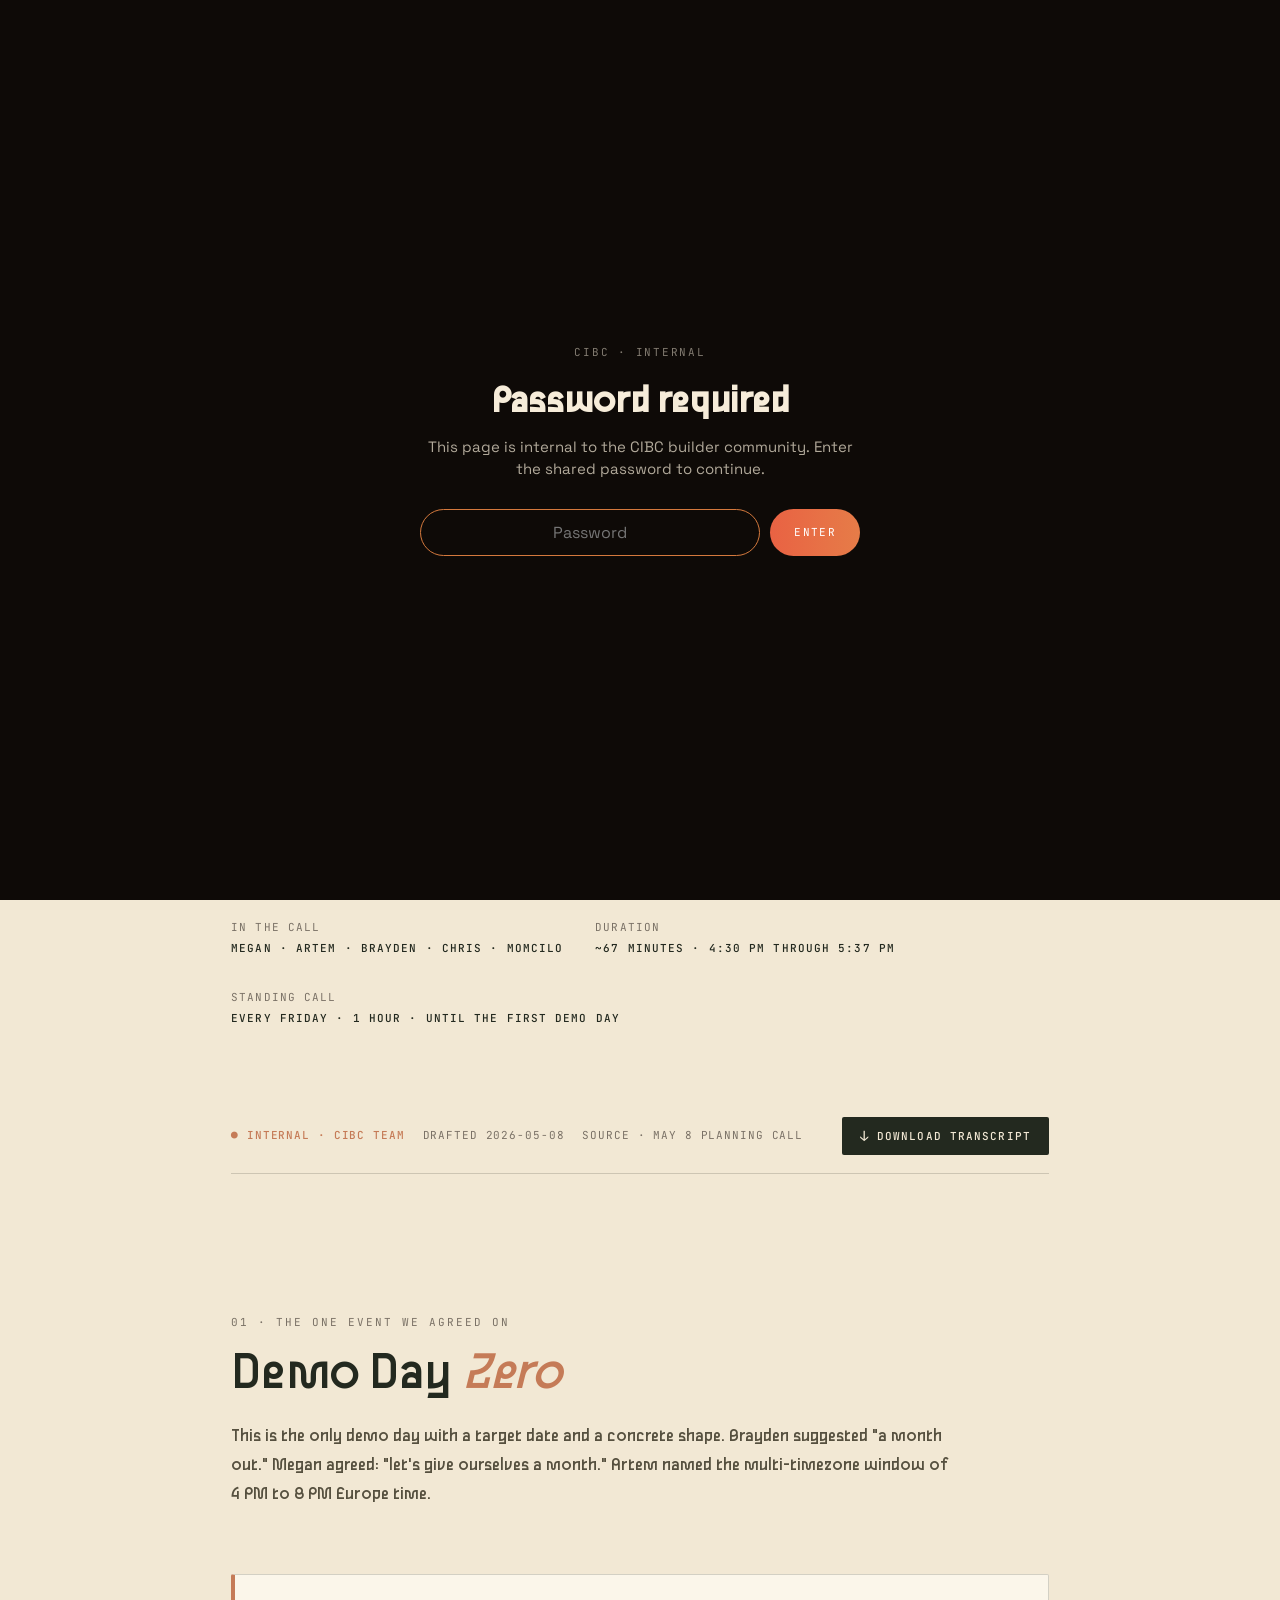
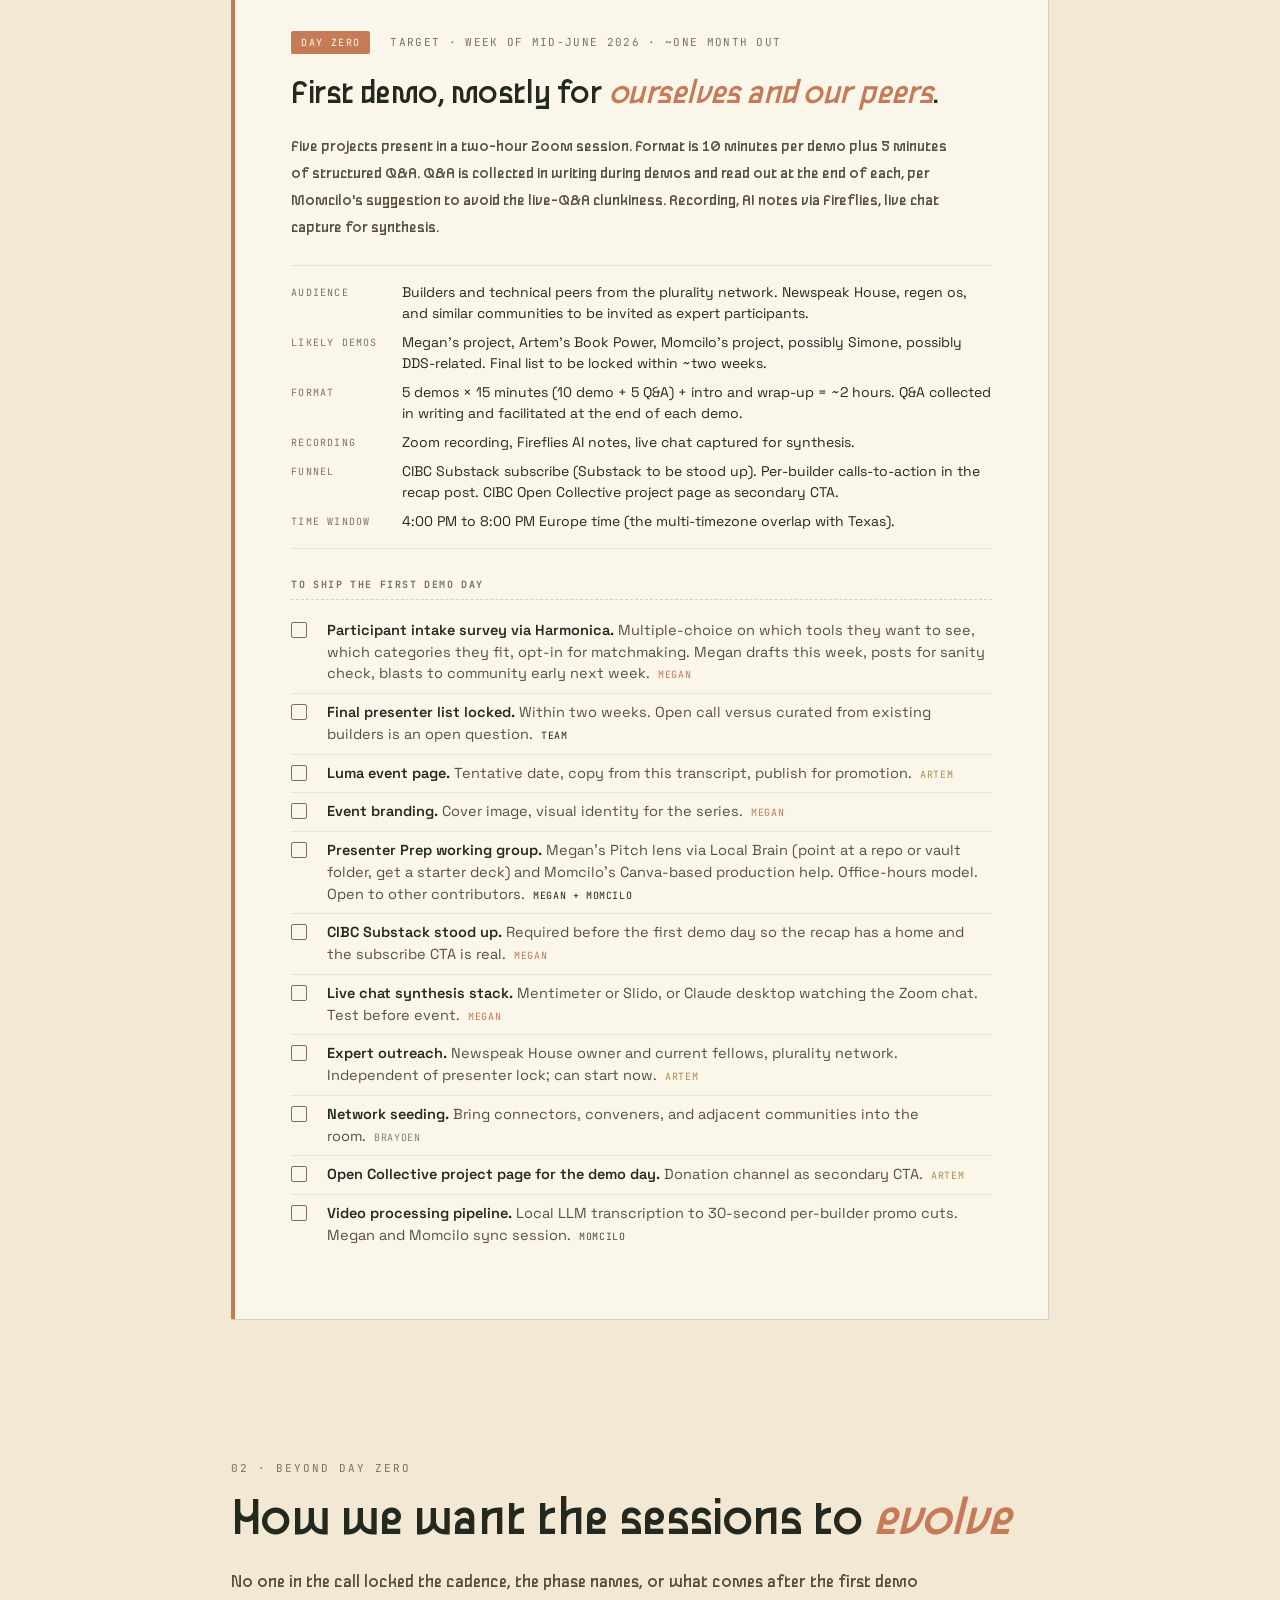
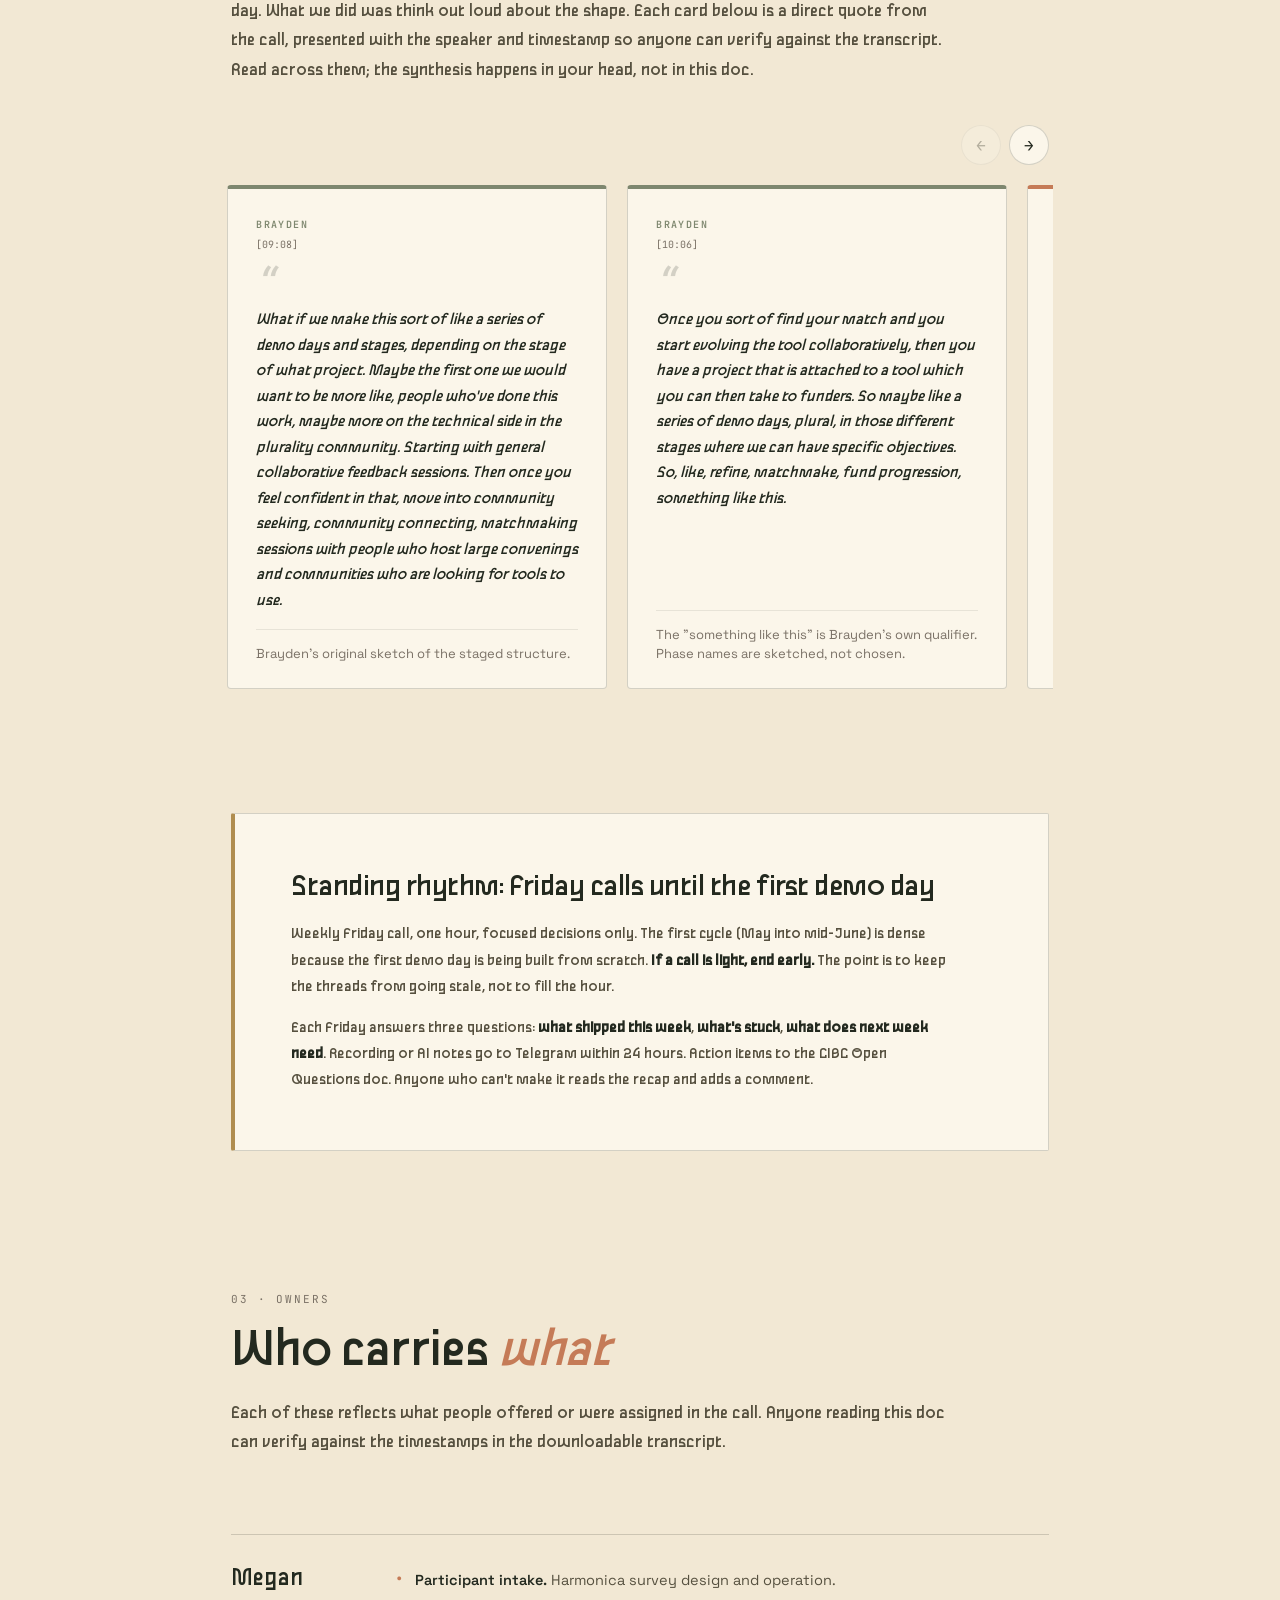
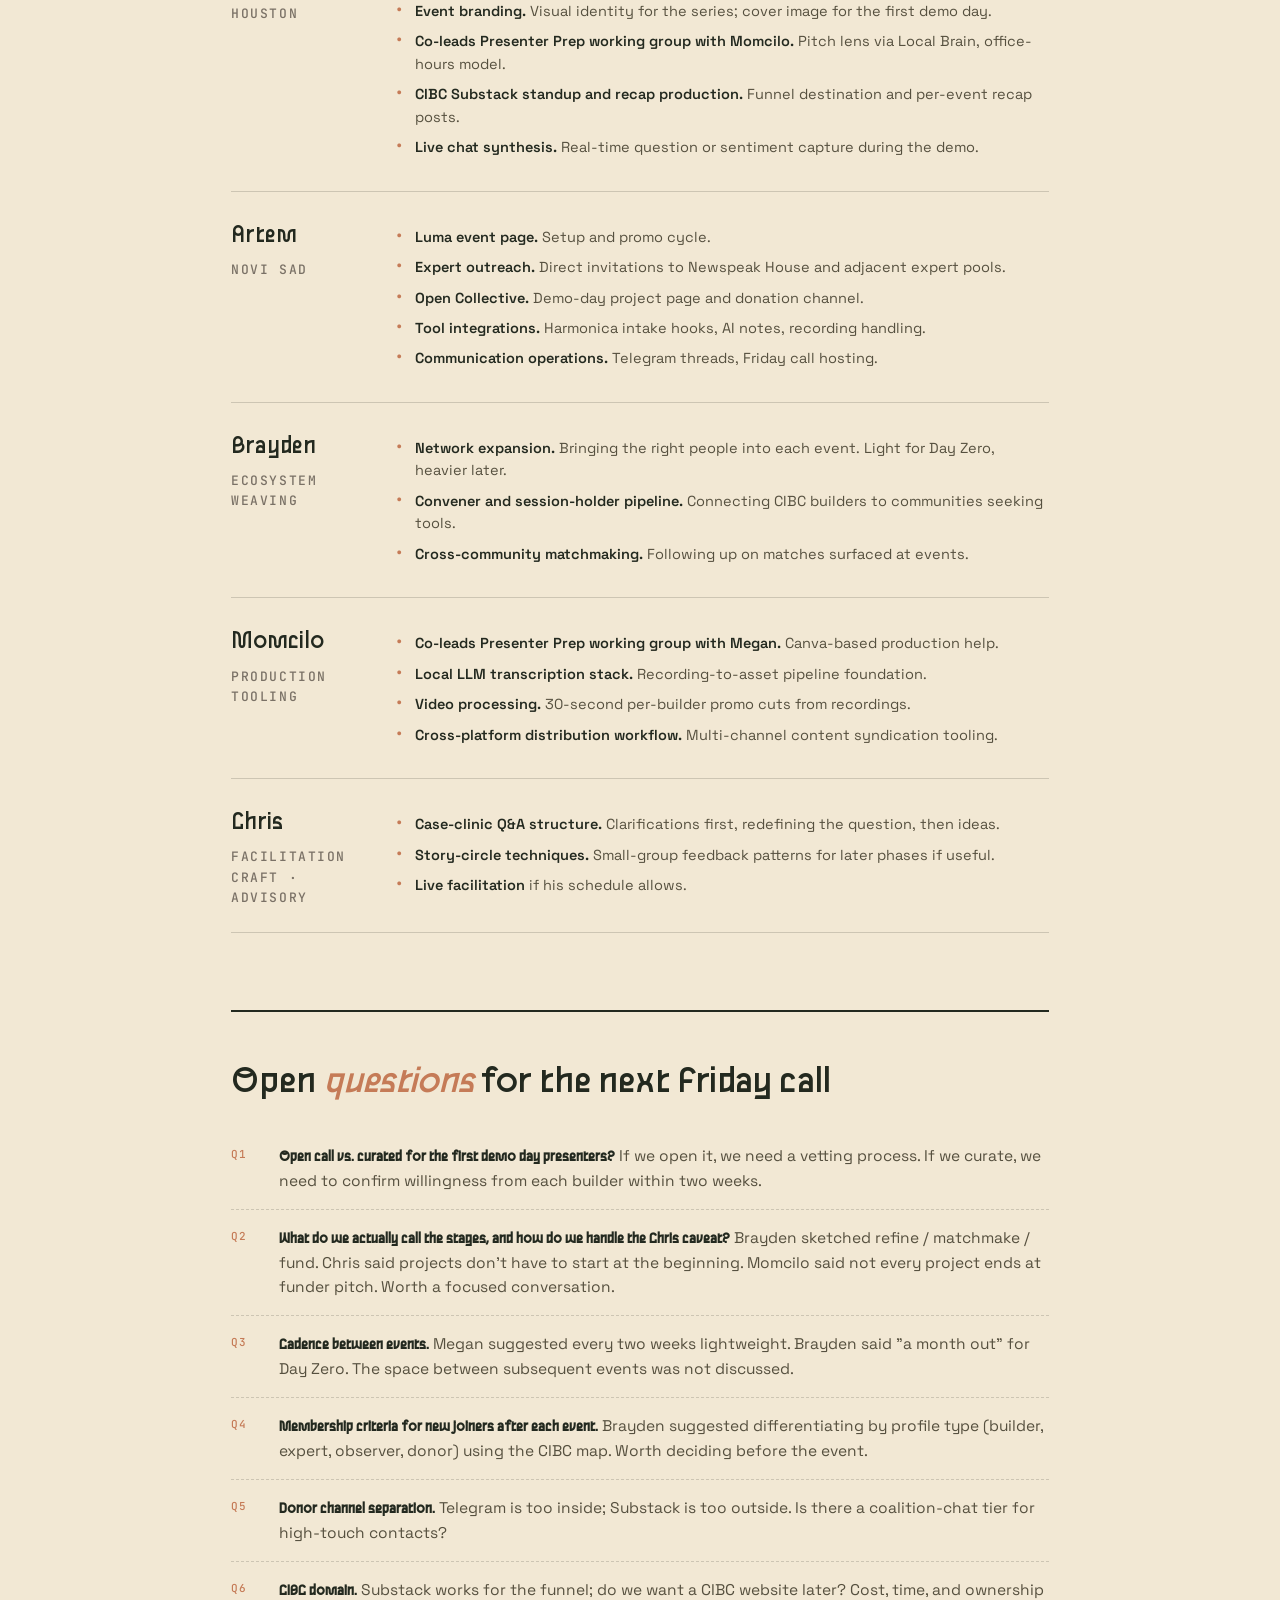
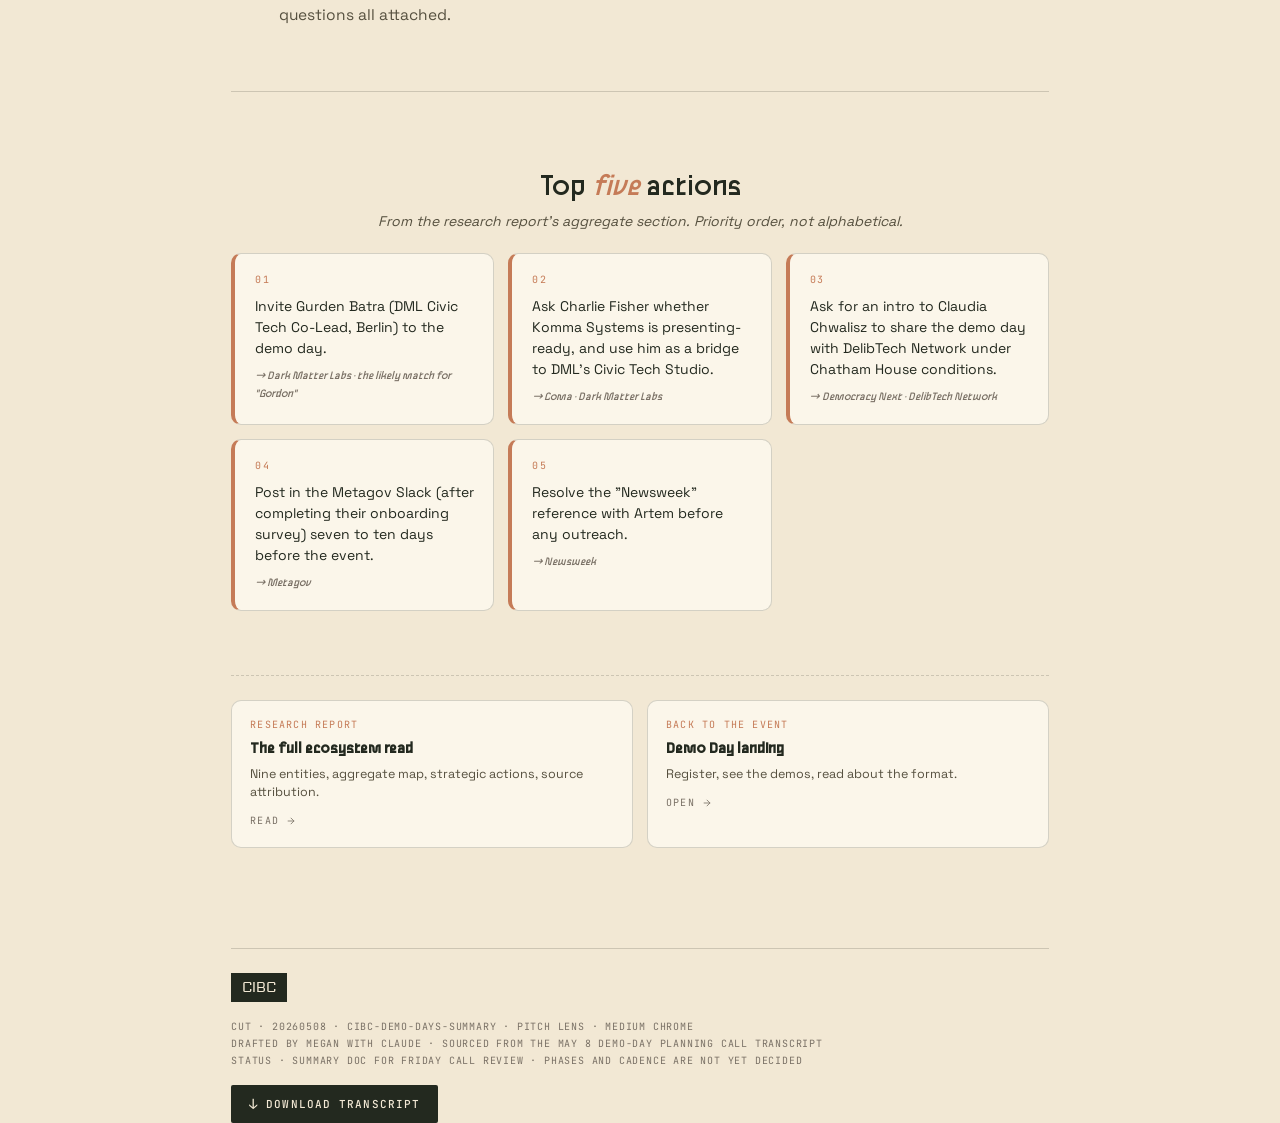
<file: first-meeting-2026-05-08.html>
<!DOCTYPE html>
<html lang="en">
<head>
<meta charset="UTF-8">
<link rel="icon" href="assets/favicon.svg" type="image/svg+xml">
<meta name="viewport" content="width=device-width, initial-scale=1.0">
<title>CIBC Demo Days · May 8 Summary</title>
<link rel="preconnect" href="https://fonts.googleapis.com">
<link rel="preconnect" href="https://fonts.gstatic.com" crossorigin>
<link href="https://fonts.googleapis.com/css2?family=Crete+Round:ital@0;1&family=IBM+Plex+Sans:wght@400;500;600;700&family=IBM+Plex+Mono:wght@400;500&family=Caveat:wght@500;600;700&family=Press+Start+2P&display=swap" rel="stylesheet">
<link rel="stylesheet" href="theme.css">
<style>
  
  * { box-sizing: border-box; margin: 0; padding: 0; }
    html { background: var(--bg-warm-2); min-height: 100vh; }
  html, body {
    background: var(--bg);
    color: var(--ink);
    font-family: var(--sans);
    font-size: 16px;
    line-height: 1.55;
    -webkit-font-smoothing: antialiased;
    text-rendering: optimizeLegibility;
  }
  ::selection { background: var(--terra); color: var(--bg); }

  .page {
    max-width: 920px;
    margin: 0 auto;
    padding: 0 clamp(20px, 4vw, 56px) 0;
  }

  /* Top bar with download */
  .topbar {
    border-bottom: 1px solid var(--rule);
    padding: 18px 0;
    display: flex;
    justify-content: space-between;
    align-items: center;
    gap: 24px;
    flex-wrap: wrap;
  }
  .topbar-meta {
    font-family: var(--mono);
    font-size: 11px;
    letter-spacing: 0.08em;
    text-transform: uppercase;
    color: var(--ink-muted);
    display: flex;
    gap: 18px;
    align-items: center;
    flex-wrap: wrap;
  }
  .topbar-meta .stamp { color: var(--terra); font-weight: 500; }
  .topbar-meta .stamp::before { content: "● "; }
  .download-btn {
    background: var(--ink);
    color: var(--bg);
    border: none;
    padding: 10px 18px;
    font-family: var(--mono);
    font-size: 11px;
    letter-spacing: 0.1em;
    text-transform: uppercase;
    font-weight: 500;
    cursor: pointer;
    border-radius: 2px;
    transition: background 150ms ease, transform 150ms ease;
    display: inline-flex;
    align-items: center;
    gap: 8px;
  }
  .download-btn:hover { background: var(--terra); }
  .download-btn:active { transform: translateY(1px); }
  .download-btn::before {
    content: "↓";
    font-size: 14px;
    font-weight: 600;
  }

  /* Hero */
  .hero {
    padding: clamp(56px, 10vw, 120px) 0 clamp(36px, 6vw, 72px);
  }
  .hero-eyebrow {
    font-family: var(--mono);
    font-size: 12px;
    letter-spacing: 0.16em;
    text-transform: uppercase;
    color: var(--terra);
    margin-bottom: 28px;
    display: flex;
    gap: 10px;
    align-items: center;
  }
  .hero-eyebrow .dash {
    width: 36px;
    height: 1px;
    background: var(--terra);
  }
  .hero h1 {
    font-family: var(--serif);
    font-size: clamp(44px, 8vw, 96px);
    font-weight: 500;
    line-height: 0.96;
    letter-spacing: -0.02em;
    margin-bottom: 32px;
    color: var(--ink);
    font-variation-settings: "opsz" 144, "SOFT" 30;
  }
  .hero h1 em {
    font-style: italic;
    font-weight: 400;
    color: var(--terra);
    font-variation-settings: "opsz" 144, "SOFT" 100;
  }
  .hero-deck {
    font-family: var(--serif);
    font-size: clamp(18px, 2.2vw, 22px);
    line-height: 1.5;
    color: var(--ink-soft);
    max-width: 64ch;
    margin-bottom: 28px;
    font-weight: 400;
    font-variation-settings: "opsz" 36;
  }
  .hero-bullets {
    list-style: none;
    margin-bottom: 36px;
    border-top: 1px solid var(--rule);
    border-bottom: 1px solid var(--rule);
    padding: 18px 0;
  }
  .hero-bullets li {
    font-family: var(--sans);
    font-size: 15.5px;
    line-height: 1.5;
    color: var(--ink-soft);
    padding: 8px 0 8px 28px;
    position: relative;
  }
  .hero-bullets li::before {
    content: "·";
    color: var(--terra);
    font-size: 1.6em;
    line-height: 0.7;
    position: absolute;
    left: 8px;
    top: 4px;
    font-weight: bold;
  }
  .hero-bullets li strong {
    color: var(--ink);
    font-weight: 600;
  }
  .hero-meta {
    display: flex;
    gap: 32px;
    flex-wrap: wrap;
    font-family: var(--mono);
    font-size: 11px;
    text-transform: uppercase;
    letter-spacing: 0.1em;
    color: var(--ink-muted);
  }
  .hero-meta dt { color: var(--ink-muted); }
  .hero-meta dd { color: var(--ink); margin-top: 4px; font-weight: 500; }

  /* Section heading */
  .section-head {
    margin: clamp(80px, 12vw, 140px) 0 36px;
  }
  .section-head .num {
    font-family: var(--mono);
    font-size: 11px;
    letter-spacing: 0.18em;
    text-transform: uppercase;
    color: var(--ink-muted);
    margin-bottom: 14px;
  }
  .section-head h2 {
    font-family: var(--serif);
    font-size: clamp(32px, 5vw, 56px);
    font-weight: 500;
    line-height: 1.05;
    letter-spacing: -0.015em;
    color: var(--ink);
    font-variation-settings: "opsz" 96;
  }
  .section-head h2 em {
    font-style: italic;
    font-weight: 400;
    color: var(--terra);
  }
  .section-deck {
    font-family: var(--serif);
    font-size: clamp(17px, 2vw, 19px);
    line-height: 1.55;
    color: var(--ink-soft);
    max-width: 60ch;
    margin-top: 18px;
    font-variation-settings: "opsz" 24;
  }

  /* the first demo day card */
  .ddz {
    margin: clamp(40px, 6vw, 64px) 0;
    padding: clamp(36px, 5vw, 56px);
    background: var(--bg-card);
    border: 1px solid var(--rule);
    border-left: 4px solid var(--terra);
    border-radius: 2px;
  }
  .ddz-meta {
    display: flex;
    gap: 20px;
    flex-wrap: wrap;
    margin-bottom: 20px;
    align-items: baseline;
  }
  .ddz-pill {
    background: var(--terra);
    color: var(--bg);
    font-family: var(--mono);
    font-size: 10px;
    letter-spacing: 0.14em;
    text-transform: uppercase;
    padding: 4px 10px;
    border-radius: 2px;
    font-weight: 500;
  }
  .ddz-when {
    font-family: var(--mono);
    font-size: 11px;
    letter-spacing: 0.12em;
    text-transform: uppercase;
    color: var(--ink-muted);
  }
  .ddz h3 {
    font-family: var(--serif);
    font-size: clamp(26px, 3.5vw, 36px);
    font-weight: 500;
    line-height: 1.12;
    letter-spacing: -0.015em;
    margin-bottom: 18px;
    color: var(--ink);
    font-variation-settings: "opsz" 72, "SOFT" 50;
  }
  .ddz h3 em {
    font-style: italic;
    color: var(--terra);
    font-weight: 400;
  }
  .ddz-deck {
    font-family: var(--serif);
    font-size: 17px;
    line-height: 1.6;
    color: var(--ink-soft);
    margin-bottom: 24px;
    max-width: 60ch;
    font-variation-settings: "opsz" 24;
  }
  .ddz-spec {
    display: grid;
    grid-template-columns: max-content 1fr;
    gap: 8px 24px;
    padding: 16px 0;
    border-top: 1px solid var(--rule-soft);
    border-bottom: 1px solid var(--rule-soft);
    margin-bottom: 28px;
  }
  .ddz-spec dt {
    font-family: var(--mono);
    font-size: 10px;
    letter-spacing: 0.12em;
    text-transform: uppercase;
    color: var(--ink-muted);
    padding-top: 3px;
  }
  .ddz-spec dd {
    font-family: var(--sans);
    font-size: 14px;
    line-height: 1.5;
    color: var(--ink);
  }

  .todo-block { margin-bottom: 8px; }
  .todo-block h4 {
    font-family: var(--mono);
    font-size: 10px;
    letter-spacing: 0.14em;
    text-transform: uppercase;
    color: var(--ink-muted);
    margin-bottom: 12px;
    padding-bottom: 6px;
    border-bottom: 1px dashed var(--rule);
  }
  .todo {
    display: grid;
    grid-template-columns: 24px 1fr;
    gap: 12px;
    padding: 8px 0;
    border-bottom: 1px solid var(--rule-soft);
    align-items: start;
  }
  .todo:last-child { border-bottom: none; }
  .todo-mark {
    width: 16px;
    height: 16px;
    border: 1.5px solid var(--ink-muted);
    border-radius: 2px;
    margin-top: 2px;
    background: transparent;
  }
  .todo-text {
    font-family: var(--sans);
    font-size: 14.5px;
    line-height: 1.5;
    color: var(--ink-soft);
  }
  .todo-text strong {
    color: var(--ink);
    font-weight: 600;
  }
  .todo-owner {
    font-family: var(--mono);
    font-size: 10px;
    letter-spacing: 0.06em;
    text-transform: uppercase;
    color: var(--ink-muted);
    margin-left: 8px;
  }
  .todo-owner.megan { color: var(--terra); }
  .todo-owner.artem { color: var(--gold); }
  .todo-owner.brayden { color: var(--moss); }
  .todo-owner.momcilo { color: var(--indigo); }
  .todo-owner.chris { color: var(--plum); }
  .todo-owner.team { color: var(--ink); }

  /* Carousel */
  .carousel-wrap {
    margin: clamp(24px, 4vw, 40px) calc(-1 * clamp(20px, 4vw, 56px)) 24px;
    padding: 0 clamp(20px, 4vw, 56px);
    position: relative;
  }
  .carousel-controls {
    display: flex;
    gap: 8px;
    justify-content: flex-end;
    margin-bottom: 16px;
  }
  .carousel-btn {
    width: 40px;
    height: 40px;
    border-radius: 50%;
    border: 1px solid var(--rule);
    background: var(--bg-card);
    color: var(--ink);
    cursor: pointer;
    font-size: 16px;
    display: flex;
    align-items: center;
    justify-content: center;
    transition: all 150ms ease;
    font-family: var(--mono);
  }
  .carousel-btn:hover {
    background: var(--ink);
    color: var(--bg);
    border-color: var(--ink);
  }
  .carousel-btn:disabled {
    opacity: 0.3;
    cursor: not-allowed;
  }
  .carousel-btn:disabled:hover {
    background: var(--bg-card);
    color: var(--ink);
    border-color: var(--rule);
  }
  .carousel {
    display: flex;
    gap: 20px;
    overflow-x: auto;
    scroll-snap-type: x mandatory;
    scroll-behavior: smooth;
    scrollbar-width: thin;
    scrollbar-color: var(--rule) transparent;
    padding: 4px 4px 24px;
    margin: 0 -4px;
  }
  .carousel::-webkit-scrollbar {
    height: 6px;
  }
  .carousel::-webkit-scrollbar-track {
    background: transparent;
  }
  .carousel::-webkit-scrollbar-thumb {
    background: var(--rule);
    border-radius: 3px;
  }
  .quote-card {
    flex-shrink: 0;
    width: clamp(280px, 80vw, 380px);
    scroll-snap-align: start;
    background: var(--bg-card);
    border: 1px solid var(--rule);
    border-radius: 4px;
    padding: 28px 28px 24px;
    display: flex;
    flex-direction: column;
    position: relative;
    border-top-width: 4px;
  }
  .quote-card.s-brayden { border-top-color: var(--moss); }
  .quote-card.s-megan { border-top-color: var(--terra); }
  .quote-card.s-artem { border-top-color: var(--gold); }
  .quote-card.s-momcilo { border-top-color: var(--indigo); }
  .quote-card.s-chris { border-top-color: var(--plum); }
  .quote-speaker {
    font-family: var(--mono);
    font-size: 10px;
    letter-spacing: 0.14em;
    text-transform: uppercase;
    margin-bottom: 4px;
    font-weight: 600;
  }
  .quote-card.s-brayden .quote-speaker { color: var(--moss); }
  .quote-card.s-megan .quote-speaker { color: var(--terra); }
  .quote-card.s-artem .quote-speaker { color: var(--gold); }
  .quote-card.s-momcilo .quote-speaker { color: var(--indigo); }
  .quote-card.s-chris .quote-speaker { color: var(--plum); }
  .quote-stamp {
    font-family: var(--mono);
    font-size: 10px;
    color: var(--ink-muted);
    margin-bottom: 18px;
  }
  .quote-text {
    font-family: var(--serif);
    font-size: 17px;
    line-height: 1.5;
    color: var(--ink);
    font-style: italic;
    font-variation-settings: "opsz" 28, "SOFT" 100;
    margin-bottom: 16px;
    flex: 1;
  }
  .quote-text::before {
    content: "“";
    font-family: var(--serif);
    font-size: 48px;
    line-height: 0.6;
    color: var(--rule);
    display: block;
    margin-bottom: 8px;
    font-variation-settings: "opsz" 144;
  }
  .quote-context {
    font-family: var(--sans);
    font-size: 13px;
    line-height: 1.5;
    color: var(--ink-muted);
    border-top: 1px solid var(--rule-soft);
    padding-top: 14px;
  }

  /* Standing rhythm */
  .rhythm {
    margin: clamp(60px, 8vw, 100px) 0 clamp(40px, 6vw, 64px);
    padding: clamp(36px, 5vw, 56px);
    background: var(--bg-card);
    border: 1px solid var(--rule);
    border-left: 4px solid var(--gold);
    border-radius: 2px;
  }
  .rhythm h3 {
    font-family: var(--serif);
    font-size: clamp(24px, 3.2vw, 32px);
    font-weight: 500;
    line-height: 1.12;
    letter-spacing: -0.015em;
    margin-bottom: 16px;
    color: var(--ink);
    font-variation-settings: "opsz" 72;
  }
  .rhythm p {
    font-family: var(--serif);
    font-size: 16.5px;
    line-height: 1.6;
    color: var(--ink-soft);
    margin-bottom: 14px;
    max-width: 60ch;
  }
  .rhythm p:last-child { margin-bottom: 0; }
  .rhythm strong { color: var(--ink); }

  /* Owners */
  .owners {
    margin: clamp(40px, 6vw, 80px) 0;
  }
  .owner-row {
    display: grid;
    grid-template-columns: minmax(120px, 0.6fr) 3fr;
    gap: clamp(20px, 3vw, 36px);
    padding: 24px 0;
    border-bottom: 1px solid var(--rule);
    align-items: baseline;
  }
  .owner-row:first-child { border-top: 1px solid var(--rule); }
  .owner-name {
    font-family: var(--serif);
    font-size: clamp(20px, 2.4vw, 26px);
    font-weight: 500;
    color: var(--ink);
    font-variation-settings: "opsz" 36;
  }
  .owner-name em {
    font-family: var(--mono);
    font-size: 0.5em;
    text-transform: uppercase;
    letter-spacing: 0.12em;
    color: var(--ink-muted);
    font-style: normal;
    display: block;
    margin-top: 4px;
  }
  .owner-list { list-style: none; }
  .owner-list li {
    font-family: var(--sans);
    font-size: 14.5px;
    line-height: 1.55;
    color: var(--ink-soft);
    padding-left: 18px;
    position: relative;
    margin-bottom: 8px;
  }
  .owner-list li::before {
    content: "·";
    position: absolute;
    left: 0;
    color: var(--terra);
    font-weight: bold;
    font-size: 1.4em;
    line-height: 0.8;
  }
  .owner-list li strong {
    color: var(--ink);
    font-weight: 600;
  }

  /* Open questions */
  .open-q {
    margin: clamp(40px, 6vw, 80px) 0;
    padding: clamp(32px, 5vw, 48px) 0;
    border-top: 2px solid var(--ink);
    border-bottom: 1px solid var(--rule);
  }
  .open-q h3 {
    font-family: var(--serif);
    font-size: clamp(28px, 4vw, 40px);
    font-weight: 500;
    margin-bottom: 24px;
    line-height: 1.1;
    letter-spacing: -0.015em;
    color: var(--ink);
    font-variation-settings: "opsz" 72;
  }
  .open-q h3 em {
    font-style: italic;
    color: var(--terra);
  }
  .open-q ol {
    list-style: none;
    counter-reset: q;
  }
  .open-q li {
    counter-increment: q;
    padding: 16px 0;
    padding-left: 48px;
    position: relative;
    border-bottom: 1px dashed var(--rule);
    font-family: var(--sans);
    font-size: 15.5px;
    line-height: 1.55;
    color: var(--ink-soft);
  }
  .open-q li:last-child { border-bottom: none; }
  .open-q li::before {
    content: "Q" counter(q);
    position: absolute;
    left: 0;
    top: 18px;
    font-family: var(--mono);
    font-size: 11px;
    letter-spacing: 0.1em;
    color: var(--terra);
    font-weight: 500;
  }
  .open-q li strong {
    color: var(--ink);
    font-weight: 600;
    font-family: var(--serif);
    font-variation-settings: "opsz" 18;
  }

  /* Colophon */
  .colophon {
    margin-top: clamp(60px, 8vw, 100px);
    padding-top: 24px;
    border-top: 1px solid var(--rule);
    font-family: var(--mono);
    font-size: 10px;
    letter-spacing: 0.08em;
    text-transform: uppercase;
    color: var(--ink-muted);
    line-height: 1.7;
  }
  .colophon a { color: var(--ink-soft); text-decoration: underline; text-decoration-color: var(--rule); }
  .colophon a:hover { color: var(--terra); text-decoration-color: var(--terra); }
  .colophon .footer-brand { text-decoration: none; display: inline-block; margin-bottom: 16px; }
  .colophon .footer-brand-mark {
    font-family: 'Aldrich', monospace;
    font-size: 14px;
    line-height: 1;
    background: var(--ink);
    color: var(--bg);
    padding: 8px 11px 7px;
    border-radius: 0;
    display: inline-block;
    letter-spacing: 0;
    text-transform: none;
  }
  .colophon-actions {
    display: flex;
    gap: 12px;
    margin-top: 16px;
    flex-wrap: wrap;
  }

  @media (max-width: 700px) {
    .hero-meta { gap: 18px; }
    .topbar-meta { font-size: 10px; gap: 12px; }
    .ddz-spec { grid-template-columns: 1fr; gap: 4px 0; }
    .ddz-spec dt { padding-top: 8px; }
    .quote-card { width: clamp(260px, 85vw, 340px); }
  }

  /* ============ Global nav ============ */
  .global-nav {
    padding: 28px 56px 0;
    display: flex;
    justify-content: space-between;
    align-items: center;
    gap: 14px;
    flex-wrap: nowrap;
    max-width: 1200px;
    margin: 0 auto;
  }
  .global-nav .gn-brand { text-decoration: none; display: inline-block; flex-shrink: 0; }
  .global-nav .gn-brand-mark {
    font-family: 'Aldrich', monospace;
    font-size: 13px;
    line-height: 1;
    background: #1c1814;
    color: #fbf6ec;
    padding: 7px 9px 6px;
    border-radius: 0;
    display: inline-block;
    letter-spacing: 0;
  }
  .global-nav .gn-links {
    display: flex; align-items: center;
    gap: 28px;
    flex: 1; justify-content: center;
    min-width: 0; flex-wrap: wrap;
  }
  .global-nav .gn-link {
    font-family: 'JetBrains Mono', 'SF Mono', Menlo, Consolas, monospace;
    font-size: 12px;
    letter-spacing: 0.06em;
    text-transform: uppercase;
    color: #5a4d3a;
    text-decoration: none;
    padding: 6px 0;
    border-bottom: 1px solid transparent;
    transition: color 150ms, border-color 150ms;
    white-space: nowrap;
  }
  .global-nav .gn-link:hover { color: #1c1814; border-bottom-color: #d4793d; }
  .global-nav .gn-link-current { color: #1c1814; border-bottom-color: #d4793d; }
  .global-nav .gn-cta {
    background: #b54a2c;
    color: #fbf6ec;
    padding: 10px 18px;
    border-radius: 100px;
    font-family: 'JetBrains Mono', 'SF Mono', Menlo, Consolas, monospace;
    font-size: 11px;
    text-decoration: none;
    font-weight: 600;
    transition: filter 150ms;
    flex-shrink: 0; white-space: nowrap;
  }
  .global-nav .gn-cta:hover { filter: brightness(0.92); }
  .global-nav { position: relative; }
  .global-nav .gn-toggle {
    display: none; background: none; border: none;
    padding: 8px; margin: 0; cursor: pointer; color: #1c1814;
    flex-shrink: 0; align-items: center; justify-content: center;
  }
  .global-nav .gn-toggle svg { display: block; width: 22px; height: 22px; }
  .global-nav .gn-toggle .icon-close { display: none; }
  .global-nav .gn-toggle[aria-expanded="true"] .icon-open { display: none; }
  .global-nav .gn-toggle[aria-expanded="true"] .icon-close { display: block; }
  @media (max-width: 720px) {
    .global-nav { padding: 20px 24px 0; }
    .global-nav .gn-toggle { display: inline-flex; }
    .global-nav .gn-links {
      position: absolute; top: calc(100% + 8px); left: 24px; right: 24px;
      flex-direction: column; align-items: stretch; gap: 0;
      padding: 8px 18px 12px;
      background: #fbf6ec;
      border: 1px solid #d9cfba;
      border-radius: 12px;
      box-shadow: 0 12px 28px rgba(60, 40, 20, 0.10);
      display: none; z-index: 50;
    }
    .global-nav .gn-links.is-open { display: flex; }
    .global-nav .gn-link {
      width: 100%; padding: 14px 0;
      border-bottom: 1px solid #e6dcc7;
      font-size: 12px; letter-spacing: 0.06em;
    }
    .global-nav .gn-link:last-child { border-bottom: none; }
    .global-nav .gn-link-current { border-bottom-color: #e6dcc7; }
  }

  /* ============ Breadcrumb ============ */
  .breadcrumb {
    max-width: 1200px;
    margin: 14px auto 0;
    padding: 0 56px;
    font-family: var(--mono);
    font-size: 11px;
    letter-spacing: 0.08em;
    text-transform: uppercase;
  }
  .breadcrumb ol { list-style: none; display: flex; flex-wrap: wrap; gap: 8px; margin: 0; padding: 0; }
  .breadcrumb li { display: flex; align-items: center; gap: 8px; }
  .breadcrumb li:not(:last-child)::after { content: '/'; color: var(--rule); }
  .breadcrumb a {
    color: var(--terra);
    text-decoration: none;
    border-bottom: 1px solid var(--terra-soft);
    padding-bottom: 1px;
    transition: color 150ms, border-color 150ms;
  }
  .breadcrumb a:hover { color: var(--terra); border-bottom-color: var(--terra); }
  .breadcrumb [aria-current="page"] { color: var(--ink); }
  @media (max-width: 720px) {
    .breadcrumb { padding: 0 24px; font-size: 10px; letter-spacing: 0.06em; }
  }

  /* ============ Companion link cards (moved from ecosystem-pokedex) ============ */
  .map-companion {
    display: grid;
    grid-template-columns: repeat(auto-fit, minmax(220px, 1fr));
    gap: 14px;
    margin-top: 28px;
    padding-top: 24px;
    border-top: 1px dashed var(--rule);
  }
  a.companion-card {
    display: flex;
    flex-direction: column;
    gap: 6px;
    padding: 16px 18px 18px;
    background: var(--bg-card);
    border: 1px solid var(--rule);
    border-radius: 10px;
    text-decoration: none;
    color: var(--ink);
    transition: transform 150ms, border-color 150ms, box-shadow 150ms;
  }
  a.companion-card:hover {
    transform: translateY(-2px);
    border-color: var(--terra);
    box-shadow: 0 4px 14px rgba(60, 40, 20, 0.08);
  }
  .companion-kind {
    font-family: var(--mono);
    font-size: 10px;
    letter-spacing: 0.12em;
    text-transform: uppercase;
    color: var(--terra);
  }
  .companion-label {
    font-family: var(--serif);
    font-variation-settings: "opsz" 24, "SOFT" 60;
    font-weight: 600;
    font-size: 17px;
    line-height: 1.2;
    color: var(--ink);
  }
  .companion-meta {
    font-family: 'Space Grotesk', sans-serif;
    font-size: 12.5px;
    color: var(--ink-soft);
    line-height: 1.45;
  }
  .companion-arrow {
    font-family: var(--mono);
    font-size: 10px;
    letter-spacing: 0.12em;
    text-transform: uppercase;
    color: var(--ink-muted);
    margin-top: 6px;
  }

  /* ============ Top five actions ribbon (moved from ecosystem-pokedex) ============ */
  .actions { margin: 64px 0 64px; }
  .actions-head { margin-bottom: 20px; text-align: center; }
  .actions-title {
    font-family: var(--serif);
    font-variation-settings: "opsz" 48, "SOFT" 60;
    font-weight: 500;
    font-size: clamp(24px, 3.4vw, 32px);
    color: var(--ink);
    line-height: 1.15;
  }
  .actions-title em { font-style: italic; color: var(--terra); }
  .actions-deck {
    font-family: 'Space Grotesk', sans-serif;
    font-style: italic;
    font-size: 14px;
    color: var(--ink-soft);
    margin-top: 6px;
  }
  .actions-grid {
    display: grid;
    grid-template-columns: repeat(auto-fit, minmax(220px, 1fr));
    gap: 14px;
    margin-top: 20px;
  }
  .action-card {
    background: var(--bg-card);
    border: 1px solid var(--rule);
    border-left: 4px solid var(--terra);
    border-radius: 10px;
    padding: 18px 18px 18px 20px;
  }
  .action-card .num {
    font-family: var(--mono);
    font-size: 10px;
    color: var(--terra);
    letter-spacing: 0.14em;
    margin-bottom: 8px;
  }
  .action-card .body {
    font-family: 'Space Grotesk', sans-serif;
    font-size: 14px;
    line-height: 1.5;
    color: var(--ink);
  }
  .action-card .target {
    font-family: var(--serif);
    font-style: italic;
    font-variation-settings: "opsz" 14;
    font-size: 12px;
    color: var(--ink-muted);
    margin-top: 8px;
  }

  /* hide legacy .global-nav in favor of new .nav component */
  .global-nav { display: none !important; }

/* ============ NAV COMPONENT ============
     Full-bleed cream bar with a Field atmosphere layer behind the content.
     Active-state underline extends to the very bottom of the bar.
     Structure: .nav (full-width, cream) > [canvas, field-veil, .nav-inner > brand/links/cta] */
  .nav {
    position: sticky;
    top: 0;
    z-index: 100;
    margin-left: calc(-50vw + 50%);
    margin-right: calc(-50vw + 50%);
    width: 100vw;
    background: var(--bg-warm);
    overflow: hidden;
    isolation: isolate;
  }
  .nav .field-canvas {
    position: absolute;
    inset: 0;
    width: 100%;
    height: 100%;
    display: block;
    pointer-events: none;
    z-index: 0;
  }
  .nav .field-veil {
    position: absolute;
    inset: 0;
    pointer-events: none;
    background: rgba(246, 236, 217, 0.11);
    backdrop-filter: blur(1.5px) saturate(1.03);
    -webkit-backdrop-filter: blur(1.5px) saturate(1.03);
    z-index: 1;
  }
  .nav-inner {
    position: relative;
    z-index: 2;
    max-width: none;
    margin: 0;
    padding: 0 24px 0 16px;
    display: flex;
    justify-content: space-between;
    align-items: stretch;
    gap: 14px;
    min-height: 0;
  }
  .nav-cta { flex-shrink: 0; white-space: nowrap; align-self: center; }
  .brand {
    align-self: stretch;
    margin-left: -16px;
    display: flex;
    align-items: stretch;
    color: var(--ink);
    text-decoration: none;
    flex-shrink: 0;
  }
  .brand .brand-mark {
    font-family: var(--pixel);
    font-size: 15px;
    line-height: 1;
    background: var(--ink);
    color: var(--paper-white);
    padding: 0 16px 0 24px;
    border-radius: 0;
    display: flex;
    align-items: center;
    letter-spacing: 0;
  }
  .brand em {
    font-family: var(--serif);
    font-style: normal;
    color: var(--ink);
    font-weight: 700;
    font-size: 20px;
    line-height: 1;
    letter-spacing: -0.015em;
    font-variation-settings: "opsz" 24, "SOFT" 30;
  }
  .nav-cta {
    background: var(--gradient-primary);
    color: var(--bg-warm);
    padding: 11px 22px;
    border-radius: 100px;
    font-family: var(--mono);
    font-size: 11px;
    letter-spacing: 0.12em;
    text-transform: uppercase;
    text-decoration: none;
    font-weight: 500;
    transition: filter 150ms;
  }
  .nav-cta:hover { filter: brightness(0.92); }
  .nav-links {
    display: flex;
    align-items: stretch;
    gap: 16px;
    flex: 1;
    justify-content: center;
    min-width: 0;
    flex-wrap: wrap;
    align-self: stretch;
  }
  .nav-link {
    font-family: var(--mono);
    font-size: 12px;
    letter-spacing: 0.06em;
    text-transform: uppercase;
    color: var(--ink-soft);
    text-decoration: none;
    padding: 16px 16px;
    border-bottom: 3px solid transparent;
    transition: color 150ms, border-color 150ms;
    white-space: nowrap;
    display: inline-flex;
    align-items: center;
  }
  .nav-link:hover { color: var(--ink); border-bottom-color: var(--accent); }
  .nav-link-current {
    color: var(--accent-deep);
    border-bottom-color: var(--accent);
  }
  /* Hamburger toggle (mobile only) · .nav itself stays sticky (set above) */
  .nav-toggle {
    display: none;
    background: none;
    border: none;
    padding: 8px;
    margin: 0;
    cursor: pointer;
    color: var(--ink);
    flex-shrink: 0;
    align-items: center;
    justify-content: center;
  }
  .nav-toggle svg { display: block; width: 22px; height: 22px; }
  .nav-toggle .icon-close { display: none; }
  .nav-toggle[aria-expanded="true"] .icon-open { display: none; }
  .nav-toggle[aria-expanded="true"] .icon-close { display: block; }
  @media (max-width: 720px) {
    .nav-toggle { display: inline-flex; }
    .nav-links {
      position: fixed;
      top: 40px;
      left: 0;
      right: 0;
      flex-direction: column;
      align-items: stretch;
      gap: 0;
      padding: 8px 24px 12px;
      background: var(--paper-white);
      border: 1px solid var(--rule);
      border-radius: 12px;
      box-shadow: 0 12px 28px rgba(60, 40, 20, 0.10);
      display: none;
      z-index: 50;
    }
    .nav-links.is-open { display: flex; }
    .nav-link {
      width: 100%;
      padding: 14px 0;
      border-bottom: 1px solid var(--rule-soft);
      font-size: 12px;
      letter-spacing: 0.06em;
    }
    .nav-link:last-child { border-bottom: none; }
    .nav-link-current { border-bottom-color: var(--rule-soft); }
  }

</style>
</head>
<body>
<!-- ===== PASSWORD GATE · client-side barrier, not real security =====
     The page contains internal strategic notes and names that aren't
     for the open web. Anyone with devtools can bypass this gate by
     reading the source; treat it as a "don't accidentally land here"
     speed bump, not as access control. -->
<div id="pw-gate" role="dialog" aria-modal="true" aria-labelledby="pw-title">
  <div class="pw-inner">
    <p class="pw-eyebrow">CIBC · internal</p>
    <h1 id="pw-title" class="pw-title">Password required</h1>
    <p class="pw-deck">This page is internal to the CIBC builder community. Enter the shared password to continue.</p>
    <form class="pw-form" id="pw-form" autocomplete="off">
      <input id="pw-input" type="password" placeholder="Password" autocomplete="off" autocapitalize="off" spellcheck="false" aria-label="Password">
      <button type="submit" class="pw-submit">Enter</button>
    </form>
    <p id="pw-error" class="pw-error" hidden>That's not it. Try again.</p>
  </div>
</div>
<style>
  #pw-gate {
    position: fixed; inset: 0;
    z-index: 9999;
    background: #0e0a07;
    display: flex;
    align-items: center;
    justify-content: center;
    padding: 24px;
    color: #f6ecd9;
    font-family: 'Space Grotesk', Georgia, serif;
  }
  body.pw-locked { overflow: hidden; }
  body.pw-unlocked #pw-gate { display: none; }
  #pw-gate .pw-inner {
    max-width: 440px;
    text-align: center;
  }
  #pw-gate .pw-eyebrow {
    font-family: 'JetBrains Mono', monospace;
    font-size: 11px;
    letter-spacing: 0.16em;
    text-transform: uppercase;
    color: rgba(246, 236, 217, 0.5);
    margin: 0 0 18px;
  }
  #pw-gate .pw-title {
    font-family: 'Gulax', serif;
    font-weight: 600;
    font-size: clamp(28px, 4vw, 40px);
    line-height: 1.1;
    margin: 0 0 12px;
    color: #f6ecd9;
  }
  #pw-gate .pw-deck {
    font-size: 15px;
    line-height: 1.5;
    color: rgba(246, 236, 217, 0.7);
    margin: 0 0 28px;
  }
  #pw-gate .pw-form {
    display: flex;
    gap: 10px;
    justify-content: center;
    flex-wrap: wrap;
  }
  #pw-gate #pw-input {
    flex: 1 1 220px;
    font-family: 'Space Grotesk', serif;
    font-size: 16px;
    padding: 12px 20px;
    border-radius: 100px;
    border: 1px solid rgba(246, 236, 217, 0.4);
    background: transparent;
    color: #f6ecd9;
    outline: none;
    text-align: center;
  }
  #pw-gate #pw-input:focus { border-color: #d4793d; }
  #pw-gate .pw-submit {
    font-family: 'JetBrains Mono', monospace;
    font-size: 11px;
    letter-spacing: 0.12em;
    text-transform: uppercase;
    padding: 12px 24px;
    border-radius: 100px;
    border: none;
    background: linear-gradient(90deg, #e96243 0%, #e67c48 100%);
    color: #fff;
    cursor: pointer;
  }
  #pw-gate .pw-error {
    color: #e67c48;
    font-size: 13px;
    margin: 14px 0 0;
    font-style: italic;
  }
</style>
<script>
(function(){
  var KEY = 'cibc-internal-unlocked';
  var PW = 'CIBC';
  var gate = document.getElementById('pw-gate');
  var form = document.getElementById('pw-form');
  var input = document.getElementById('pw-input');
  var err = document.getElementById('pw-error');
  if (sessionStorage.getItem(KEY) === '1') {
    document.body.classList.add('pw-unlocked');
    return;
  }
  document.body.classList.add('pw-locked');
  setTimeout(function(){ try { input.focus(); } catch (e) {} }, 50);
  form.addEventListener('submit', function(e){
    e.preventDefault();
    if (input.value === PW) {
      sessionStorage.setItem(KEY, '1');
      document.body.classList.remove('pw-locked');
      document.body.classList.add('pw-unlocked');
    } else {
      err.hidden = false;
      input.select();
    }
  });
  input.addEventListener('input', function(){ err.hidden = true; });
})();
</script>


<!-- ===== NAV COMPONENT ===== -->
<nav class="nav" aria-label="Primary">
  <canvas class="field-canvas" id="field-canvas-nav" aria-hidden="true"></canvas>
  <div class="field-veil" aria-hidden="true"></div>
  <div class="nav-inner">
    <a href="index.html" class="brand" aria-label="CIBC home"><span class="brand-mark">CIBC</span></a>
    <div class="nav-links" id="primary-links" role="navigation">
      <a href="index.html" class="nav-link nav-link-current" aria-current="page">Demo Day</a>
      <a href="ecosystem-map.html" class="nav-link" style="display:none">Infra Resources</a>
      <a href="get-involved.html" class="nav-link">Learn more</a>
    </div>
    <a href="https://luma.com/mha49cf5" target="_blank" rel="noopener" class="nav-cta">Register</a>
    <button type="button" class="nav-toggle" data-nav-toggle aria-expanded="false" aria-controls="primary-links" aria-label="Open menu">
      <svg class="icon-open" viewBox="0 0 24 24" fill="none" stroke="currentColor" stroke-width="2" stroke-linecap="round" aria-hidden="true"><line x1="4" y1="7" x2="20" y2="7"/><line x1="4" y1="12" x2="20" y2="12"/><line x1="4" y1="17" x2="20" y2="17"/></svg>
      <svg class="icon-close" viewBox="0 0 24 24" fill="none" stroke="currentColor" stroke-width="2" stroke-linecap="round" aria-hidden="true"><line x1="6" y1="6" x2="18" y2="18"/><line x1="6" y1="18" x2="18" y2="6"/></svg>
    </button>
  </div>
</nav>
<!-- ===== /NAV COMPONENT ===== -->


<!-- ===== GLOBAL NAV ===== -->
<nav class="global-nav" aria-label="Primary">
  <a href="index.html" class="gn-brand" aria-label="CIBC home"><span class="gn-brand-mark">CIBC</span></a>
  <div class="gn-links" id="primary-links" role="navigation">
    <a href="index.html" class="gn-link">Demo Day</a>
    <a href="ecosystem-map.html" class="gn-link" style="display:none">Infra Resources</a>
    <a href="get-involved.html" class="gn-link">Learn more</a>
  </div>
  <a href="https://luma.com/mha49cf5" target="_blank" rel="noopener" class="gn-cta">Register</a>
  <button type="button" class="gn-toggle" data-nav-toggle aria-expanded="false" aria-controls="primary-links" aria-label="Open menu">
    <svg class="icon-open" viewBox="0 0 24 24" fill="none" stroke="currentColor" stroke-width="2" stroke-linecap="round" aria-hidden="true"><line x1="4" y1="7" x2="20" y2="7"/><line x1="4" y1="12" x2="20" y2="12"/><line x1="4" y1="17" x2="20" y2="17"/></svg>
    <svg class="icon-close" viewBox="0 0 24 24" fill="none" stroke="currentColor" stroke-width="2" stroke-linecap="round" aria-hidden="true"><line x1="6" y1="6" x2="18" y2="18"/><line x1="6" y1="18" x2="18" y2="6"/></svg>
  </button>
</nav>

<nav class="breadcrumb" aria-label="Breadcrumb">
  <ol>
    <li style="display:none"><a href="ecosystem-map.html">← Ecosystem Map</a></li>
    <li aria-current="page">Planning session · May 8</li>
  </ol>
</nav>

<div class="page">

<section class="hero">
  <div class="hero-eyebrow">
    <span class="dash"></span>
    <span>Demo Days · Summary of May 8 planning call</span>
  </div>
  <h1>What we<br>mapped on <em>May 8</em>.</h1>
  <p class="hero-deck">Five members of the CIBC team met on May 8, 2026 to plan the next phase of demo days. This is a summary of what we discussed: the one event we agreed on, how each of us is thinking about how the sessions should evolve, and what's still open.</p>
  <ul class="hero-bullets">
    <li><strong>the first demo day</strong> is locked in for around mid-June 2026, about a month out. Five projects, 10 + 5 minutes each, two hours.</li>
    <li><strong>The series will run in stages</strong>, but the names, cadence, and exact progression are not yet decided. Brayden sketched a refine / matchmake / fund shape; others added their own framings.</li>
    <li><strong>Megan, Artem, Brayden, Momcilo, and Chris</strong> each took or offered specific ownership for the first demo day. Standing weekly Friday call until the event.</li>
    <li><strong>Open questions</strong> at the bottom of this doc go to the next Friday call. The full transcript is downloadable below so anyone can verify what was said.</li>
  </ul>
  <dl class="hero-meta">
    <div><dt>In the call</dt><dd>Megan · Artem · Brayden · Chris · Momcilo</dd></div>
    <div><dt>Duration</dt><dd>~67 minutes · 4:30 PM through 5:37 PM</dd></div>
    <div><dt>Standing call</dt><dd>Every Friday · 1 hour · until the first demo day</dd></div>
  </dl>
</section>

<header class="topbar">
  <div class="topbar-meta">
    <span class="stamp">Internal · CIBC team</span>
    <span>Drafted 2026-05-08</span>
    <span>Source · May 8 planning call</span>
  </div>
  <button class="download-btn" id="dl-transcript" type="button">Download transcript</button>
</header>

<div class="section-head">
  <div class="num">01 · The one event we agreed on</div>
  <h2>Demo Day <em>Zero</em></h2>
  <p class="section-deck">This is the only demo day with a target date and a concrete shape. Brayden suggested "a month out." Megan agreed: "let's give ourselves a month." Artem named the multi-timezone window of 4 PM to 8 PM Europe time.</p>
</div>

<article class="ddz">
  <div class="ddz-meta">
    <span class="ddz-pill">Day Zero</span>
    <span class="ddz-when">Target · Week of mid-June 2026 · ~one month out</span>
  </div>
  <h3>First demo, mostly for <em>ourselves and our peers</em>.</h3>
  <p class="ddz-deck">Five projects present in a two-hour Zoom session. Format is 10 minutes per demo plus 5 minutes of structured Q&A. Q&A is collected in writing during demos and read out at the end of each, per Momcilo's suggestion to avoid the live-Q&A clunkiness. Recording, AI notes via Fireflies, live chat capture for synthesis.</p>
  <dl class="ddz-spec">
    <dt>Audience</dt><dd>Builders and technical peers from the plurality network. Newspeak House, regen os, and similar communities to be invited as expert participants.</dd>
    <dt>Likely demos</dt><dd>Megan's project, Artem's Book Power, Momcilo's project, possibly Simone, possibly DDS-related. Final list to be locked within ~two weeks.</dd>
    <dt>Format</dt><dd>5 demos × 15 minutes (10 demo + 5 Q&A) + intro and wrap-up = ~2 hours. Q&A collected in writing and facilitated at the end of each demo.</dd>
    <dt>Recording</dt><dd>Zoom recording, Fireflies AI notes, live chat captured for synthesis.</dd>
    <dt>Funnel</dt><dd>CIBC Substack subscribe (Substack to be stood up). Per-builder calls-to-action in the recap post. CIBC Open Collective project page as secondary CTA.</dd>
    <dt>Time window</dt><dd>4:00 PM to 8:00 PM Europe time (the multi-timezone overlap with Texas).</dd>
  </dl>

  <div class="todo-block">
    <h4>To ship the first demo day</h4>
    <div class="todo">
      <div class="todo-mark"></div>
      <div class="todo-text"><strong>Participant intake survey via Harmonica.</strong> Multiple-choice on which tools they want to see, which categories they fit, opt-in for matchmaking. Megan drafts this week, posts for sanity check, blasts to community early next week.<span class="todo-owner megan">Megan</span></div>
    </div>
    <div class="todo">
      <div class="todo-mark"></div>
      <div class="todo-text"><strong>Final presenter list locked.</strong> Within two weeks. Open call versus curated from existing builders is an open question.<span class="todo-owner team">Team</span></div>
    </div>
    <div class="todo">
      <div class="todo-mark"></div>
      <div class="todo-text"><strong>Luma event page.</strong> Tentative date, copy from this transcript, publish for promotion.<span class="todo-owner artem">Artem</span></div>
    </div>
    <div class="todo">
      <div class="todo-mark"></div>
      <div class="todo-text"><strong>Event branding.</strong> Cover image, visual identity for the series.<span class="todo-owner megan">Megan</span></div>
    </div>
    <div class="todo">
      <div class="todo-mark"></div>
      <div class="todo-text"><strong>Presenter Prep working group.</strong> Megan's Pitch lens via Local Brain (point at a repo or vault folder, get a starter deck) and Momcilo's Canva-based production help. Office-hours model. Open to other contributors.<span class="todo-owner team">Megan + Momcilo</span></div>
    </div>
    <div class="todo">
      <div class="todo-mark"></div>
      <div class="todo-text"><strong>CIBC Substack stood up.</strong> Required before the first demo day so the recap has a home and the subscribe CTA is real.<span class="todo-owner megan">Megan</span></div>
    </div>
    <div class="todo">
      <div class="todo-mark"></div>
      <div class="todo-text"><strong>Live chat synthesis stack.</strong> Mentimeter or Slido, or Claude desktop watching the Zoom chat. Test before event.<span class="todo-owner megan">Megan</span></div>
    </div>
    <div class="todo">
      <div class="todo-mark"></div>
      <div class="todo-text"><strong>Expert outreach.</strong> Newspeak House owner and current fellows, plurality network. Independent of presenter lock; can start now.<span class="todo-owner artem">Artem</span></div>
    </div>
    <div class="todo">
      <div class="todo-mark"></div>
      <div class="todo-text"><strong>Network seeding.</strong> Bring connectors, conveners, and adjacent communities into the room.<span class="todo-owner brayden">Brayden</span></div>
    </div>
    <div class="todo">
      <div class="todo-mark"></div>
      <div class="todo-text"><strong>Open Collective project page for the demo day.</strong> Donation channel as secondary CTA.<span class="todo-owner artem">Artem</span></div>
    </div>
    <div class="todo">
      <div class="todo-mark"></div>
      <div class="todo-text"><strong>Video processing pipeline.</strong> Local LLM transcription to 30-second per-builder promo cuts. Megan and Momcilo sync session.<span class="todo-owner momcilo">Momcilo</span></div>
    </div>
  </div>
</article>

<div class="section-head">
  <div class="num">02 · Beyond Day Zero</div>
  <h2>How we want the sessions to <em>evolve</em></h2>
  <p class="section-deck">No one in the call locked the cadence, the phase names, or what comes after the first demo day. What we did was think out loud about the shape. Each card below is a direct quote from the call, presented with the speaker and timestamp so anyone can verify against the transcript. Read across them; the synthesis happens in your head, not in this doc.</p>
</div>

<div class="carousel-wrap">
  <div class="carousel-controls">
    <button class="carousel-btn" id="car-prev" type="button" aria-label="Previous quote">←</button>
    <button class="carousel-btn" id="car-next" type="button" aria-label="Next quote">→</button>
  </div>
  <div class="carousel" id="carousel">

    <article class="quote-card s-brayden">
      <div class="quote-speaker">Brayden</div>
      <div class="quote-stamp">[09:08]</div>
      <p class="quote-text">What if we make this sort of like a series of demo days and stages, depending on the stage of what project. Maybe the first one we would want to be more like, people who've done this work, maybe more on the technical side in the plurality community. Starting with general collaborative feedback sessions. Then once you feel confident in that, move into community seeking, community connecting, matchmaking sessions with people who host large convenings and communities who are looking for tools to use.</p>
      <div class="quote-context">Brayden's original sketch of the staged structure.</div>
    </article>

    <article class="quote-card s-brayden">
      <div class="quote-speaker">Brayden</div>
      <div class="quote-stamp">[10:06]</div>
      <p class="quote-text">Once you sort of find your match and you start evolving the tool collaboratively, then you have a project that is attached to a tool which you can then take to funders. So maybe like a series of demo days, plural, in those different stages where we can have specific objectives. So, like, refine, matchmake, fund progression, something like this.</p>
      <div class="quote-context">The "something like this" is Brayden's own qualifier. Phase names are sketched, not chosen.</div>
    </article>

    <article class="quote-card s-megan">
      <div class="quote-speaker">Megan</div>
      <div class="quote-stamp">[12:15]</div>
      <p class="quote-text">I almost feel like it'd be good to see everyone do a demo, just to see, like, where everyone's at. I just think that if we did do it in phases and maybe didn't put so much pressure on the very first one, that's something that we could, like, stand up or start doing and just start doing now, you know, like every two weeks have people who are interested in demo days, like, have the opportunity to meet.</p>
      <div class="quote-context">Megan's instinct: lighter cadence, lower pressure on Day Zero, see where everyone's at first.</div>
    </article>

    <article class="quote-card s-chris">
      <div class="quote-speaker">Chris</div>
      <div class="quote-stamp">[13:51]</div>
      <p class="quote-text">I like all these ideas so far. The idea of having stages and, you know, some people might not need to begin at the beginning, might be able to jump straight into the kind of demo session or talking to funder type session. And I like the idea of the case clinics and building into our culture.</p>
      <div class="quote-context">Chris's caveat: stages are not strictly linear; some projects can enter at later stages directly.</div>
    </article>

    <article class="quote-card s-momcilo">
      <div class="quote-speaker">Momcilo</div>
      <div class="quote-stamp">[14:59]</div>
      <p class="quote-text">It would be nice if we could have short ones to force us to condense the idea into something that can be easily communicated. Five different sessions in the day so you could have them, let's say five minutes or ten minutes with five minutes of reflections so people could ask questions and then we move on. That would sort of keep the attention relatively high and people tuned in.</p>
      <div class="quote-context">Momcilo on format: short, constrained, high signal density.</div>
    </article>

    <article class="quote-card s-momcilo">
      <div class="quote-speaker">Momcilo</div>
      <div class="quote-stamp">[24:01]</div>
      <p class="quote-text">My idea of giving presentation is more like offering my ideas for some sort of validation or creating criticism. So critique of the idea itself, I'm not looking for builders, I'm looking for collaborators, but more like reinforcement evangelists of the idea. I'm not looking for funding because if I have a good idea I'm pretty confident I can get the funding.</p>
      <div class="quote-context">Momcilo: not every project ends at funder pitch. Different builders have different ends.</div>
    </article>

    <article class="quote-card s-megan">
      <div class="quote-speaker">Megan</div>
      <div class="quote-stamp">[23:31]</div>
      <p class="quote-text">For me, just talking about my project, I need builders to use it. So that's my preferred audience. It sounds like Brayden could help with definitely marketing. But Momcilo, like, who would you want there? Like, just thinking about, like, what phase we're in of our project.</p>
      <div class="quote-context">Megan reframes the staging question per project: each builder has their own preferred audience.</div>
    </article>

    <article class="quote-card s-brayden">
      <div class="quote-speaker">Brayden</div>
      <div class="quote-stamp">[17:58]</div>
      <p class="quote-text">I'm just like thinking of like for the feedback, sort of peer review type stage, sort of like what groups we could all sort of invite that could like expand and build out the network a bit more. I was thinking like for example, Newspeak House or like Plurality, or regen os.</p>
      <div class="quote-context">Brayden later names Phase 1 specifically as the "peer review type stage" with target audience.</div>
    </article>

    <article class="quote-card s-artem">
      <div class="quote-speaker">Artem</div>
      <div class="quote-stamp">[10:36]</div>
      <p class="quote-text">So the same project presents to different stakeholders, right?</p>
      <div class="quote-context">Artem's clarifying read of Brayden's proposal: same project, different audiences across the series.</div>
    </article>

  </div>
</div>

<aside class="rhythm">
  <h3>Standing rhythm: Friday calls until the first demo day</h3>
  <p>Weekly Friday call, one hour, focused decisions only. The first cycle (May into mid-June) is dense because the first demo day is being built from scratch. <strong>If a call is light, end early.</strong> The point is to keep the threads from going stale, not to fill the hour.</p>
  <p>Each Friday answers three questions: <strong>what shipped this week</strong>, <strong>what's stuck</strong>, <strong>what does next week need</strong>. Recording or AI notes go to Telegram within 24 hours. Action items to the CIBC Open Questions doc. Anyone who can't make it reads the recap and adds a comment.</p>
</aside>

<div class="section-head">
  <div class="num">03 · Owners</div>
  <h2>Who carries <em>what</em></h2>
  <p class="section-deck">Each of these reflects what people offered or were assigned in the call. Anyone reading this doc can verify against the timestamps in the downloadable transcript.</p>
</div>

<section class="owners">
  <div class="owner-row">
    <div class="owner-name">Megan<em>Houston</em></div>
    <ul class="owner-list">
      <li><strong>Participant intake.</strong> Harmonica survey design and operation.</li>
      <li><strong>Event branding.</strong> Visual identity for the series; cover image for the first demo day.</li>
      <li><strong>Co-leads Presenter Prep working group with Momcilo.</strong> Pitch lens via Local Brain, office-hours model.</li>
      <li><strong>CIBC Substack standup and recap production.</strong> Funnel destination and per-event recap posts.</li>
      <li><strong>Live chat synthesis.</strong> Real-time question or sentiment capture during the demo.</li>
    </ul>
  </div>
  <div class="owner-row">
    <div class="owner-name">Artem<em>Novi Sad</em></div>
    <ul class="owner-list">
      <li><strong>Luma event page.</strong> Setup and promo cycle.</li>
      <li><strong>Expert outreach.</strong> Direct invitations to Newspeak House and adjacent expert pools.</li>
      <li><strong>Open Collective.</strong> Demo-day project page and donation channel.</li>
      <li><strong>Tool integrations.</strong> Harmonica intake hooks, AI notes, recording handling.</li>
      <li><strong>Communication operations.</strong> Telegram threads, Friday call hosting.</li>
    </ul>
  </div>
  <div class="owner-row">
    <div class="owner-name">Brayden<em>Ecosystem weaving</em></div>
    <ul class="owner-list">
      <li><strong>Network expansion.</strong> Bringing the right people into each event. Light for Day Zero, heavier later.</li>
      <li><strong>Convener and session-holder pipeline.</strong> Connecting CIBC builders to communities seeking tools.</li>
      <li><strong>Cross-community matchmaking.</strong> Following up on matches surfaced at events.</li>
    </ul>
  </div>
  <div class="owner-row">
    <div class="owner-name">Momcilo<em>Production tooling</em></div>
    <ul class="owner-list">
      <li><strong>Co-leads Presenter Prep working group with Megan.</strong> Canva-based production help.</li>
      <li><strong>Local LLM transcription stack.</strong> Recording-to-asset pipeline foundation.</li>
      <li><strong>Video processing.</strong> 30-second per-builder promo cuts from recordings.</li>
      <li><strong>Cross-platform distribution workflow.</strong> Multi-channel content syndication tooling.</li>
    </ul>
  </div>
  <div class="owner-row">
    <div class="owner-name">Chris<em>Facilitation craft · advisory</em></div>
    <ul class="owner-list">
      <li><strong>Case-clinic Q&A structure.</strong> Clarifications first, redefining the question, then ideas.</li>
      <li><strong>Story-circle techniques.</strong> Small-group feedback patterns for later phases if useful.</li>
      <li><strong>Live facilitation</strong> if his schedule allows.</li>
    </ul>
  </div>
</section>

<section class="open-q">
  <h3>Open <em>questions</em> for the next Friday call</h3>
  <ol>
    <li><strong>Open call vs. curated for the first demo day presenters?</strong> If we open it, we need a vetting process. If we curate, we need to confirm willingness from each builder within two weeks.</li>
    <li><strong>What do we actually call the stages, and how do we handle the Chris caveat?</strong> Brayden sketched refine / matchmake / fund. Chris said projects don't have to start at the beginning. Momcilo said not every project ends at funder pitch. Worth a focused conversation.</li>
    <li><strong>Cadence between events.</strong> Megan suggested every two weeks lightweight. Brayden said "a month out" for Day Zero. The space between subsequent events was not discussed.</li>
    <li><strong>Membership criteria for new joiners after each event.</strong> Brayden suggested differentiating by profile type (builder, expert, observer, donor) using the CIBC map. Worth deciding before the event.</li>
    <li><strong>Donor channel separation.</strong> Telegram is too inside; Substack is too outside. Is there a coalition-chat tier for high-touch contacts?</li>
    <li><strong>CIBC domain.</strong> Substack works for the funnel; do we want a CIBC website later? Cost, time, and ownership questions all attached.</li>
  </ol>
</section>

<!-- ===== TOP FIVE ACTIONS (moved from ecosystem-pokedex) ===== -->
<section class="cluster actions">
  <div class="actions-head">
    <h2 class="actions-title">Top <em>five</em> actions</h2>
    <p class="actions-deck">From the research report's aggregate section. Priority order, not alphabetical.</p>
  </div>
  <div class="actions-grid">
    <article class="action-card"><div class="num">01</div><div class="body">Invite Gurden Batra (DML Civic Tech Co-Lead, Berlin) to the demo day.</div><div class="target">→ Dark Matter Labs · the likely match for "Gordon"</div></article>
    <article class="action-card"><div class="num">02</div><div class="body">Ask Charlie Fisher whether Komma Systems is presenting-ready, and use him as a bridge to DML's Civic Tech Studio.</div><div class="target">→ Coma · Dark Matter Labs</div></article>
    <article class="action-card"><div class="num">03</div><div class="body">Ask for an intro to Claudia Chwalisz to share the demo day with DelibTech Network under Chatham House conditions.</div><div class="target">→ Democracy Next · DelibTech Network</div></article>
    <article class="action-card"><div class="num">04</div><div class="body">Post in the Metagov Slack (after completing their onboarding survey) seven to ten days before the event.</div><div class="target">→ Metagov</div></article>
    <article class="action-card"><div class="num">05</div><div class="body">Resolve the "Newsweek" reference with Artem before any outreach.</div><div class="target">→ Newsweek</div></article>
  </div>
</section>

<!-- ===== READ ALONG (moved from ecosystem-pokedex; first-planning self-link replaced with atlas) ===== -->
<section class="cluster">
  <div class="map-companion">
    <a href="research-report.html" class="companion-card">
      <span class="companion-kind">Research report</span>
      <span class="companion-label">The full ecosystem read</span>
      <span class="companion-meta">Nine entities, aggregate map, strategic actions, source attribution.</span>
      <span class="companion-arrow">Read <svg style="width:1em;height:1em;vertical-align:-0.12em;flex-shrink:0" viewBox="0 0 24 24" fill="none" stroke="currentColor" stroke-width="2" stroke-linecap="round" stroke-linejoin="round" aria-hidden="true"><line x1="5" y1="12" x2="19" y2="12"/><polyline points="12 5 19 12 12 19"/></svg></span>
    </a>
    <a href="ecosystem-map.html" class="companion-card" style="display:none">
      <span class="companion-kind">Ecosystem atlas</span>
      <span class="companion-label">Trainer-focused map</span>
      <span class="companion-meta">Each member as a trainer. Tap to light up what they hold. Pan and zoom the network.</span>
      <span class="companion-arrow">Open <svg style="width:1em;height:1em;vertical-align:-0.12em;flex-shrink:0" viewBox="0 0 24 24" fill="none" stroke="currentColor" stroke-width="2" stroke-linecap="round" stroke-linejoin="round" aria-hidden="true"><line x1="5" y1="12" x2="19" y2="12"/><polyline points="12 5 19 12 12 19"/></svg></span>
    </a>
    <a href="index.html" class="companion-card">
      <span class="companion-kind">Back to the event</span>
      <span class="companion-label">Demo Day landing</span>
      <span class="companion-meta">Register, see the demos, read about the format.</span>
      <span class="companion-arrow">Open <svg style="width:1em;height:1em;vertical-align:-0.12em;flex-shrink:0" viewBox="0 0 24 24" fill="none" stroke="currentColor" stroke-width="2" stroke-linecap="round" stroke-linejoin="round" aria-hidden="true"><line x1="5" y1="12" x2="19" y2="12"/><polyline points="12 5 19 12 12 19"/></svg></span>
    </a>
  </div>
</section>

<footer class="colophon">
  <a href="index.html" class="footer-brand" aria-label="CIBC home"><span class="footer-brand-mark">CIBC</span></a>
  <div>Cut · 20260508 · cibc-demo-days-summary · pitch lens · medium chrome</div>
  <div>Drafted by Megan with Claude · sourced from the May 8 demo-day planning call transcript</div>
  <div>Status · summary doc for Friday call review · phases and cadence are not yet decided</div>
  <div class="colophon-actions">
    <button class="download-btn" id="dl-transcript-2" type="button">Download transcript</button>
  </div>
</footer>

</div>

<script type="text/plain" id="transcript-source"># CIBC the first demo day

**Meeting Date:** 8th May, 2026 - 4:30 PM

---

**chris** *[04:08]*: Hi. Hi. Megan. Hey. How you doing? 
**Megan Ducote** *[04:11]*: Good, how are you? 
**chris** *[04:13]*: Good, thanks. Yeah, I was sorry to miss. Sorry to miss the call. You got nice sketches or drawings. 
**Megan Ducote** *[04:28]*: I did that the. Dwight, did you. 
**chris** *[04:33]*: Wow, that's awesome. I didn't know you were an artist. 
**Megan Ducote** *[04:36]*: Yeah, I actually got a bfa, so that was one of my, like, six. See, my fourth year painting class finals. 
**chris** *[04:46]*: That's really cool. I love it. 
**Megan Ducote** *[04:48]*: Thanks. I love that we're one of your nature walks again. 
**chris** *[04:55]*: Yeah, it's so nice. It's a nice chance to get out of the office. Move my legs. It's actually. It's a bank holiday today in France. I don't really. I. I kind of miss the French bank holidays and. And the English ones. So I've been working as usual. Oh, well. So did you have a good session yesterday? Was it yesterday? Yeah, I'm. I didn't. I don't know how I missed that. Well, I wouldn't have been able to come actually. 
**Artem Zhiganov** *[05:25]*: Oh, hi, Chris. 
**Megan Ducote** *[05:29]*: I think it was a good session. Brandon's been nice, like kicking ass in the butt to get some stuff. 
**chris** *[05:35]*: Yeah, he's great. Hey. 
**Megan Ducote** *[05:37]*: Yeah,. 
**chris** *[05:40]*: Good. So you got. All right. Okay. 
**Artem Zhiganov** *[05:43]*: Sorry, Chris. Braden told me that she will have only half an hour and basically she. We agreed to not have a small talk in the beginning, just kind of try to discuss the demo days from. You know, make the most out of this 28 minutes that we have with Braden and then we can have a small talk with you. But. 
**chris** *[06:15]*: I know you normally love the small talks, don't you, Braden? You're an advocate for a bit more connection, so. Yeah, I understand. 
**Artem Zhiganov** *[06:25]*: Right. 
**chris** *[06:25]*: So. 
**Artem Zhiganov** *[06:29]*: I'm Mom Chilo. We wanted to plan for this demo days thing, and right now I think we don't have like a very clear picture of how those demo days should work. The reference that I have in my head is obviously Y Combinator demo days where people. Where startups present something to potential investors. And in this case it should be something different because the projects that we work on are not for profit startups. Right. So it will be. Probably won't be easy to attract potential funders, people who might donate or give out grants to the. To builders. So it has to be something different. Maybe it can be something like Case Clinic where there are some experts and they just give feedback or, you know, try to help builders to kind of overcome the challenges that they have, whatever those challenges are. 
**Artem Zhiganov** *[07:50]*: I don't know, maybe it can be presenting something to potential grant givers as well, but I don't think that, you know, they don't give. Nobody gives out grants based on presentations. Right? Like, it's. You have to apply for them and so on. So, yeah, the question is, like, what. How it should look like. I think we have around five projects right now, including Megan's project and maybe Momchilo's project as well. And I would probably present Book Power. And then the question is, yes, how we. How it should look like? Is it, like presentations, like, 10 minutes each, and then some, like, Q and A section? And how do we present, prepare for that demo day and who we want to invite? Like, who are those experts? Or maybe it's not just experts. It could be some other stakeholders. 
**Artem Zhiganov** *[08:51]*: And yeah, just how we can do that. Like, what are the next steps to invite those people? And how do we run the actual event and so on. That's the agenda. I just wanted to set the agenda. Braden, you raised your hand. 
**Brayden Beckius** *[09:08]*: Oh, yeah. I was just gonna sort of make a suggestion, I guess. So instead of, like, I was sort of thinking about what if we make this sort of like a series of demo days and stages, like, sort of starting with. Depending on the stage of what project, like this, different projects and what stage that they're in. So maybe the first one, we would want to be something more like, people who've done this work, maybe like, more on the technical side in the plurality community, maybe. So, like, other people who do this work, maybe then, like, starting with, like, general collaborative feedback sessions. Then once you feel confident in that, move into community seeking, community connecting, matchmaking sessions with, like, people who host large convenings and communities who are looking for tools to use. So then the. Then move into. 
**Brayden Beckius** *[10:06]*: Once you sort of find your match and you start evolving the tool collaboratively, then you have a project that is attached to a tool which you can then take to funders. You know, it's. It. So it's like, then you could do that at the last stage. So maybe like a series of demo days, plural, in those different stages where we can have specific objectives. So, like, refine, matchmake, fund progression, something like this. 
**Artem Zhiganov** *[10:36]*: So the same project presents to different stakeholders, right? 
**Brayden Beckius** *[10:41]*: Yeah, to. To. To sort of build the coalition. So like, first sort of bringing other people and collaborators in and. And. And improving. And that can also serve to bring more people into cibc. If we invite them for a demo day and they have their own projects and. You know what I mean? And then, you know, yeah, the. It can sort of progress to the point where we now have, like, we're building up the ecosystem beyond just the builders themselves, we're like, weaving the ecosystem. 
**Megan Ducote** *[11:08]*: Yeah, I was gonna. Oh, sorry. 
**Artem Zhiganov** *[11:13]*: I was going to say that Megan raised her hand, so please, I was. 
**Megan Ducote** *[11:17]*: Going to suggest something similar. Like, you know, I always. I think let's solve our own problem, like, you know, first. And I almost feel like it'd be good to see everyone do a demo, just to see, like, where everyone's at and something that I'm interested in. And like, some of the tools that I'm designing are to help people who are, like, maybe trying to talk about their tool. So I can see some really interesting working session where it's. It's like people coming and presenting and having like a fun, friendly critique, or maybe not even a critique, like a. A conversation afterwards, like, where it's like, hey, I can see using your tool with XYZ and like collecting those use cases like Braden has and I have been talking about. So maybe just starting with like a community, because I would. 
**Megan Ducote** *[12:15]*: I honestly feel like, as a builder, having moments for me to show my work. So practice presenting, but also get feedback, whether that's from the community or from peers. And having that be part of, like, our culture almost, you know, like our. Our community culture. And so I just think that if we did do it in phases and maybe didn't put so much pressure on the very first one, that's something that we could, like, stand up or start doing and just start doing now, you know, like every two weeks have people who are interested in demo days, like, have the opportunity to meet and whether that be to, like, actually do their demos or talk about sending up, like a more public one or something. That's my two cents. 
**Artem Zhiganov** *[12:59]*: Okay, I can. I could barely hear what you're saying because there's something with your microphone. 
**Megan Ducote** *[13:04]*: Oh, no. Do you think that the. 
**chris** *[13:08]*: I could hear you pretty well? 
**Artem Zhiganov** *[13:11]*: Well, the. Yesterday was. The audio was much better. It sounds like you. You. The zoom is using not the main microphone, but maybe some, like, secondary microphone. 
**Megan Ducote** *[13:20]*: How's this? Is this better? 
**Artem Zhiganov** *[13:22]*: I think so, yes. 
**Megan Ducote** *[13:23]*: I, like, had my laptop closed to keep my second screen away,. 
**Artem Zhiganov** *[13:31]*: But hopefully everyone was able to understand Magundia. 
**chris** *[13:37]*: Yep, Yep. 
**Artem Zhiganov** *[13:43]*: Do you want it to add anything or ask anything? Chris from Chilo. 
**chris** *[13:51]*: Sorry I haven't put my hand up. I hope I haven't stepped over someone. I like all these ideas so far. The. The idea of having stages and, you know, some people might not need to begin at the beginning, might be able to jump straight into the kind of demo session or talking to funder type session. And I like the idea of the case clinics and building into our culture. Kind of just, I suppose we could put in a kind of a little bit of a process where, which is built in kind of case clinics where you go, you don't give straightaway solutions and ideas. 
**chris** *[14:31]*: You start by kind of clarifications and then asking, helping them kind of redefine their key question what it is they're looking for from us, from the group before you kind of go in and then kind offer loads of ideas. So I mean maybe we can start, you know, building that into our culture, that kind of process. Yeah, sorry, that's. Yeah, I'm supporting all the ideas. It seems like something's coming here. 
**Artem Zhiganov** *[14:57]*: Momchilo. 
**Momcilo** *[14:59]*: Yeah, my comment would be only about the format and I was thinking it would be nice if we could have short ones to force us to condense the idea into something that can be easily communicated and also to have something like five different sessions in the day so you could have them, let's say five minutes or ten minutes with five minutes of reflections so people could ask questions and then we move on. And that would sort of keep the, you know, attention relatively high and people tuned in. And it's short enough to be kind of like condensed and really impactful and effective. 
**Megan Ducote** *[15:43]*: I like the, I like the constraint, like I think we're going to have to do really quick ones and you know, like a five minute requirement is tough, you know. That's why I kind of feel like maybe providing that support too in case people find it challenging. When I was, I don't know if you all are familiar with the Higher Grounds Institute, but they are like a portfolio company that like give opportunities for their people that they've invested in to do things like this a lot. And it's like that hard requirement, you know, five minutes. But the intake, like I really think we should pull some of their intake and outtake processes which is around at the end, like doing that survey of matchmaking. 
**Megan Ducote** *[16:31]*: So like if we do invite people who are like either funders or communities who want to use the tool, using some type of survey at the end to be like, which tool did you find most useful? And then delivering to that builder the contact information of the people who like said yes, this one is useful to me. 
**Artem Zhiganov** *[16:55]*: Yeah. We could also try to invite a lot of potential users. Right. So it's like different communities, some non profits, I don't know, like people from local communities. So that it could be like some experts who would be Participating in the Q and A. And then there's like a lot of other people who will just join to listen. Right. 
**Megan Ducote** *[17:41]*: I like that because I could see me trying to like as I'm trying to recruit people in Houston and like, if I ever wanted to set up like a virtual event to invite people to. It's like a supplemental thing to my work. 
**Brayden Beckius** *[17:58]*: I'm just like thinking of like for the feedback, sort of peer review type stage, sort of like what. What groups we could all sort of invite that could like expand and build out the network a bit more. I was thinking like for example, Newspeak House or like Plurality or. Yeah, I'm sure you guys are like regen os. Like would be a cool one. Yeah. 
**Artem Zhiganov** *[18:35]*: I also thought about Newspeak House. We could invite and the owner of Newsp House as an expert and also we could like offer the current fellows. But students. Yeah, can fellow candidates or something like that. Basically people who are currently doing some research or working on some projects at Newspeak House, they might want to present those projects at our demo day as well. 
**Brayden Beckius** *[19:09]*: That's true. Yeah. That would be a cool like. 
**chris** *[19:12]*: Yeah. 
**Brayden Beckius** *[19:12]*: Reciprocal thing where you can. 
**Artem Zhiganov** *[19:14]*: Yeah, yeah. Okay. 
**Megan Ducote** *[19:19]*: For the balance between like the informal versus formal events, maybe we could encourage people to do lunch and learns. Like let's say that I have something that I want to demo, but I want to get that feedback from community or not necessarily like bring in external people. Maybe I could be encouraged to leverage. Artem, I saw you create like a shared Google Calendar, you know, and just like setting up more of like, I don't know, it'd be cool to do like weekly lunch and learns or something. You know, like we're just one person's empowered to try to be like, hey, come help me with this, or come look at this thing. 
**Artem Zhiganov** *[19:59]*: You're talking about like programming of CIBC events besides demo days. 
**Megan Ducote** *[20:05]*: More like. Yeah, like that. I'm looking for com, like peer feedback and not necessarily trying to set up a demo day. Have it be more like encourage individuals to schedule like a lunch and learn where it's like a dedicated demo just for your project to get that feedback. 
**Artem Zhiganov** *[20:24]*: Yeah, well, it's a. It's a different thing. It's not on the agenda for this call. 
**Megan Ducote** *[20:29]*: Well, no, I was just to try to balance because I know were talking about phases and like, I don't know. Just a thought. 
**Artem Zhiganov** *[20:36]*: Yeah. I think ideally we should have demo days and also case clinics separately and maybe continue doing seminars like we did with Matt from. From Australia. Produce like, content and, you know, share something on YouTube and so on. It could be other types of events. So that's why I'm talking about programming. Like, yes, it, all of that would be on Luma and so on. But yeah, I, I, I think it's all, it all needs organization, organizing or coordination. Like, someone needs to own that thing. Like, someone needs to organize seminars. Like, I don't want to organize seminars myself, which is why no seminars have happened since Matt's presentation. 
**Megan Ducote** *[21:36]*: Yeah, that's why I just think that if it's the onus of organizing was like, one person as opposed to like, oh, we have to like, coordinate to get a bunch of people in the room. Yeah. 
**Momcilo** *[21:49]*: And you know, take lead on different ones. So treat them as your own projects and kind offer them as part of the community. 
**Artem Zhiganov** *[22:00]*: Yeah, well, I, I posted a message about this, like, I think just before New Year, like in late December, and nobody responded. So. 
**Brayden Beckius** *[22:15]*: I can, I think maybe this is where like, each of us has our own set of networks. But also like, you know, Artem, you said you haven't left your apartment in like a long time. So maybe you're just like, overwhelmed and like, obviously promotion and like, connecting with people probably is like, you know, I can help you to sort of, I don't know, maybe not push people, but just see if I can connect more directly with people who might be interested. So then it's not just like, you know, getting crickets. 
**Artem Zhiganov** *[22:56]*: Sure. But do you want to organize the demo day? 
**Brayden Beckius** *[23:02]*: Organize the demo day itself? Like, I, I don't think. Probably, probably not. But I'm happy to like bring people in. Like, essentially like, finding the right people who have to be in the room for whatever category. Like, we decide to like, whatever phase we're in. And like. Yeah, I think ecosystem weaving and finding the right audience and bringing people together is sort of what I'm good at. 
**Megan Ducote** *[23:31]*: So I can get. That's a good, like, next question. Like, if were to do a demo day next, the first one, when would it be? I know for me, just talking about my project, I need builders to use it. So that's my preferred audience. You know, it sounds like braiding could help with. Definitely marketing. But Momchella, like, who would you want there? Like, just thinking about, like, what phase we're in of our project. 
**Momcilo** *[24:01]*: Well, it really depends what we are talking about. Like, my idea of giving presentation is more like offering my ideas for some sort of validation or creating criticism. So critique of the idea itself, I'm not looking for builders, I'm looking for collaborators, but more like reinforcement evangelists of the idea that's kind of like what I'm looking for. I'm not looking for funding because if I have a good idea I'm pretty confident I can get the funding. So. So for me it's really important thing that I bring the product to the point where I can do something with it. That's my. 
**Artem Zhiganov** *[24:35]*: But who do you want to get feedback from? 
**Momcilo** *[24:38]*: So it would be just people who are really interested in this citizen infrastructure, relationality, collaboration, cooperation, which pretty much. For example, like, I mean all of us are. But you know, I've had chats with megan before and we're in the same wavelength with regards to that. Yeah. 
**chris** *[24:59]*: So Mumchino, would you want like a kind of case clinic? Would that be useful? That kind of format where you're kind of sharing where you're at and then getting kind of structured feedback. 
**Momcilo** *[25:12]*: I don't need structure, I just want sort of like an emotional reaction to what I'm doing basically. Do you understand it or not? Do you think it's useful and it's all fine,. 
**chris** *[25:25]*: Right? 
**Momcilo** *[25:25]*: Yeah, that's kind of like my. I just want to give it to you and you do whatever you want. Like cut it up, stick, stab it, you know, and give it. 
**chris** *[25:34]*: Brainstorm. Yeah, give it. Right, okay. Yeah, yeah. 
**Momcilo** *[25:37]*: Like free flowing. Not necessarily structured in terms of. Because then I'm setting expectations and then you're feeling like you're obliged or you're trying to meet those expectations and that just creates a certain dynamics which I'm not sure whether it's useful. 
**Megan Ducote** *[25:55]*: So you're trying to really test to see if people would use it Montello or see if people take it and like morph it to their own systems. 
**Momcilo** *[26:03]*: Just if you really think like this is really cool and it gives me insights and I can see that this can be useful for something. And just to give an example, Artem has kindly introduced me to his ex colleague or his colleague and friend Chris. And Chris is working on something super clever, intelligent. I just got goosebumps when I actually went through it and I think we're going to have like a fabulous conversation and I'm so positive about this idea. So that type of stuff. I really want to talk to people who immediately kind of understand something and say yes. And that's amazing what this guy is doing. It's kind of like a mixture between transdisciplinary approach, mixture between statistics and science. And art and activism. It's bizarrely clever. 
**Artem Zhiganov** *[26:54]*: Okay, so basically, sorry, you want to present it to clever people potentially from like minded communities like life itself and Music house and so on. 
**Megan Ducote** *[27:11]*: And success would look like you maybe having some calls on your calendar with like minded people for additional collaboration. Definitely look like more people downloading my first tool and using it and giving me feedback on it. 
**Artem Zhiganov** *[27:32]*: Yeah, I think for me it's the same. Like I would love to someone to use those MCP servers and skills based on books and maybe build their own MCP servers and skills based on some other books and because I just want this book power to have a lot of different tools based on a lot of different books. So it's kind of similar. I don't think I need funding for this. Yeah, just users, contributors. Yeah. 
**Megan Ducote** *[28:15]*: Just thinking about how we can make the most out of the demo days. I want to just bring back up for the recording. I would love to figure out if were to record those dimmer days, how to make the most out of the those assets from it. I'm learning how to leverage Claude with After Effects and Premiere Pro to make really quick asset creation workflows. 
**Brayden Beckius** *[28:42]*: So like, you know, if we're doing. 
**Megan Ducote** *[28:44]*: Five minutes videos, trying to like find a quick way that I can easily automate cutting it down to like a 30 second video that I can then hand back to people to use for promotion or whatever. 
**Momcilo** *[29:00]*: Megan, I'm actually like working actively on that sort of stuff. I already have some tools which are designed to grab video content and then do the transcript of it and the translation in different languages and create questions and answers and little quizzes out of it as well and do content analysis and do charts. And I'm moving towards building workflow that will allow me to cut the original footage and create something that's going to take me a little bit further than if I had to do it myself. 
**Megan Ducote** *[29:34]*: We'll definitely sync up see of a local transcription solution. 
**Momcilo** *[29:39]*: Yeah, yeah, I have. It's like a local LLM that I'm using. 
**Artem Zhiganov** *[29:44]*: So are you talking about different like audio track, like additional audio tracks? 
**Momcilo** *[29:52]*: Yeah. So I'm pointing my stuff to any kind of like video content and I'm using either transcription that is provided on YouTube or doing sort of speech to text stuff. And then I'm also using the LLM to add the punctuations and split it up within certain rules. So let's say like three sentences and then allow the LLM to ask you questions on that thing like for Learning reasons or to translate if you're learning a language. So that's like what I'm doing. And then I also have like a mood board where you can highlight things you think are valuable and put them in another space which gives you a quick reference access to it. 
**Artem Zhiganov** *[30:39]*: Okay, let's try to describe the whole stack for demo day. So first of all we need some kind of event management platform like Luma. I think it will be Luma. And then we'll need some like we'll probably use Zoom for the, you know, holding the space and connecting everyone to everyone in real time. And then we'll record that, we'll have AI notes and we'll have the video from Zoom itself. And then we'll be able to process the video and publish it maybe on YouTube. And on YouTube we can also add alternative audio tracks if we want to have some like translation into other languages. Or we can publish something on the website. But we don't have a website right now. It's easy to build a website, but like we don't have a domain or CIBC. 
**Artem Zhiganov** *[31:49]*: Like if someone wants to do something outside of YouTube, we'll probably have to buy the domain first. 
**Brayden Beckius** *[31:55]*: Can you post stuff on Open Collective? Is that a thing? 
**Artem Zhiganov** *[31:59]*: No. 
**Brayden Beckius** *[32:01]*: Okay. I didn't know you could do that on like Patreon, so I didn't know if that was like. 
**Artem Zhiganov** *[32:06]*: No, Open Collective is not a good platform for publishing any content. And we can use Notion. Notion is kind of rigid. It's a rigid thing. Like we. Yeah, we have cibc, Notion site. We can create a page, like a document there and make it public. So it will have those individual presentations. It will have like images, it can have YouTube embedded YouTube videos and so on. But it will look like a Notion page. It will be kind of boring. 
**Megan Ducote** *[32:49]*: Yeah, I, I kind of want to default to stay away from us making our website at this point. Like I want to us getting sub stack and just making it a, like a weekly cadence or like how often we do it. Make sure that it gets published somewhere. Being our are kind of where we start just so we don't take on more work. 
**Artem Zhiganov** *[33:11]*: Yeah, I agree. So basically it will be like a big blog post after the. The event. Yeah, yeah. 
**Megan Ducote** *[33:20]*: And just like make sure we get it on all whatever channels we decide that we have open. So YouTube right now. I know. 
**Artem Zhiganov** *[33:27]*: Yeah, yeah. Like if we want to just translate presentations into different languages, we can just add multiple audio tracks to those videos. 
**Momcilo** *[33:41]*: Mochila, I want to say something, maybe not directly applicable. But I had a project recently where I wanted to enable communities to give support to each other. So for example, if Megan or you art and publish something that you wouldn't be publishing things and even people in the closest group that you're supporting and doing so much work for do not actually click and read and stuff like that. So I started developing this platform where you would automate list and adding all the possible spaces where people can. Can publish stuff and you could action in one sort of go liking and commenting and stuff. Unfortunately it doesn't work for LinkedIn in that sense. But that takes me to another thing. 
**Momcilo** *[34:23]*: So I've got this workflow for publishing stuff to different places and I've got a portal which is called positiveslant.com which I'm currently not using for anything serious but it allows to embed stuff and do. And it can be developed in any sort of shape and form. But this workflow where you could post stuff in one place and it get disseminated in many different places. The reinforcement of. Of community work is super important because if you always live in this silas and have to nag each other, you know, nag each other to. To. To like and to promote we're not going to get far because so much effort and you know Atom because you keep on kind of like trying to get people to do stuff but it's not easy. 
**Megan Ducote** *[35:11]*: I love to see those automated pathways you got from Chillo and how you're doing them. So for your example could I. Because I. I'm. I'm setting up my local brain too like where I have all my local files if I wanted to post like the substack. Do you have like an automation that would auto post a substack or is it just like the social media, other social media platforms? 
**Momcilo** *[35:33]*: So I don't have for substack but it's easy thing to do as long as the API allows it. And LinkedIn API would in the past allow you to externally like stuff but now they only allow you to post. So they're just trying to grab something that is actually beneficial to them but they don't want you to take away traffic from the. The LinkedIn and I'm not sure how substack works. 
**Artem Zhiganov** *[35:58]*: Yeah, okay. 
**Megan Ducote** *[35:59]*: But yeah you and I need to like get a working session. Between that and the video processing I wanna get hooked up with your workflows. 
**Artem Zhiganov** *[36:12]*: You can discuss it on Telegram. I guess it's a bit difficult to understand from this kind of just from listening to Momchilo. It's hard for me to understand how it would work, but let's discuss it asynchronously. What are the actual action items? If we want to organize demo day, we will have to have some kind of division of labor. Someone will need to do the reach out, like invite other communities. Someone will probably have to like create some maybe materials like I don't know, maybe like a cover image for the Luma event or maybe some, I don't know, like what else? 
**Megan Ducote** *[37:14]*: I like that. I like event branding. 
**Artem Zhiganov** *[37:19]*: Yeah, someone will. I. I think we also need to like prepare the actual pitch decks or some slides for each project. And maybe someone will be, I don't know, like helping the, you know, people who will be presenting that someone will help them to prepare for the event. 
**Megan Ducote** *[37:46]*: I can do that. 
**Artem Zhiganov** *[37:51]*: What? What? 
**Momcilo** *[37:51]*: Like I do them on Canva and if someone needs help with that, I can help. Right? 
**Megan Ducote** *[37:58]*: Okay. Yeah. I. My little thing that I made is one of the lenses is pitch deck. So it's like a tool that will make you a pitch deck by just pointing and if you point, use your repo. But I got event marketing participation, presenter crap, Luma event details, event branding. Oh, the survey, like the matchmaking survey. I guess we can do. I've always seen it in zoom because it needs to be like multiple choice. But do we have that as. Or is that like a paid zoom feature or we need to figure out how we would making. 
**Artem Zhiganov** *[38:51]*: Maybe, I don't know, maybe we could use Harmonica for that. 
**Megan Ducote** *[38:55]*: Yeah, we'd have to post it because the way that I've always seen it is it's like a multiple choice. So it's like check which tools you're interested in. So we definitely need to have like a one to one selection for that one. Do you think Harmonica could support. 
**Artem Zhiganov** *[39:11]*: Yeah, we have multiple selection. Multiple. 
**Megan Ducote** *[39:16]*: Okay. 
**Artem Zhiganov** *[39:16]*: Yeah. There's this pre session form in Harmonica that participants need to fill out and it can have this multiple choice question. But maybe we want to use some simple survey. 
**Megan Ducote** *[39:40]*: Yeah, let's. Let's design it. And for the actual event, like how many weeks out do we want to shoot for. For all this? When what seems. 
**chris** *[39:51]*: How long. How long would the event be? How long are you imagining with the event? 
**Megan Ducote** *[39:57]*: We think we have how many demos? 
**Artem Zhiganov** *[40:00]*: Two hours maybe. Okay, two hours and you'll have maximum. Yeah, right. 
**chris** *[40:06]*: And you're thinking each person they'd have like, I don't know, 10 minute presentation, then some question answer kind of feedback session. Is that what you're thinking? Like kind of 20 minutes, but personal bit more, you know, 30 minutes. What are you thinking? 
**Artem Zhiganov** *[40:22]*: I'm thinking like maybe 10 minutes for presentation and maybe five for Q&A. So. So it's like 15 minutes per project. And if we have five projects, it will be 75 minutes already. 
**chris** *[40:35]*: Okay. Really fast and. Yeah. Cool. 
**Artem Zhiganov** *[40:41]*: Plus some introduction, some kind of. 
**chris** *[40:44]*: Yeah. 
**Momcilo** *[40:45]*: I think constraints are really healthy. 
**Artem Zhiganov** *[40:52]*: But do you think 15 minutes per project is. 
**Megan Ducote** *[40:56]*: I think that adding in Q A is really tricky. I think that we'll need to moderate it. If we do Q A where that, like, it's in chat and then like, the person just has 5 minutes to read stuff off. Because I just think like a actual live Q A, you'll have one person asking one question and then it's over. You know, I mean, like, we'll just really need to stick to the time. 
**Momcilo** *[41:20]*: But, Megan, we could actually get the question for Q and A in a written format and then at the end do the entire thing. Facilitated. 
**Megan Ducote** *[41:29]*: Yeah. 
**chris** *[41:31]*: After everyone's presented. Is that what you're thinking? So you kind of write it down and collect them till the end. 
**Momcilo** *[41:38]*: Yeah, because that's going to allow you to take in the cumulative effect of all the presentation and you're going to be, in your mind, prioritize them in a certain way rather than react immediately to it. 
**chris** *[41:50]*: You could. Yeah, you could have a session after. After each person's talk where you kind of take, you know, quiet. Like just have one or two minutes where you encourage people to. To write down questions, feedback, you know, it could all be written and then we kind of all send it onto the chat at once. And then the next person comes and someone can kind of work through that. One of us, you know, could. So that at the end you could kind of. Yeah, you could. That could be quite useful. 
**Momcilo** *[42:17]*: Yeah. Because from experience, I know that some people posing question live, it can take them five minutes and then the whole thing is gone. And then immediately is going to be this clunkiness introduced. 
**chris** *[42:30]*: Yeah,. 
**Artem Zhiganov** *[42:36]*: Yeah. I think facilitating the demo. Demo day is a very important action item in itself. I mean, it's like, have you got. 
**chris** *[42:45]*: Experience from you mentioning another place? How do they do. How do they. Have you seen this kind of structure, this kind of thing? 
**Momcilo** *[42:55]*: Are you asking me, Chris? 
**chris** *[42:56]*: Well, Artem, actually, but yeah. Anyone? 
**Artem Zhiganov** *[43:00]*: I have participated in this kind of online demo day, but I didn't like the way it was facilitated. 
**chris** *[43:07]*: Why not? What did you find? 
**Artem Zhiganov** *[43:15]*: I have to try. I need to remember what happened there. I think. I think it wasn't like it was people Presenting some slides and there was no feedback from experts and there was no. It felt a bit like artificial, I would say. And I don't know. It was. I don't remember. I don't know. It's. It's hard for me to explain right now. 
**chris** *[43:46]*: Okay. I mean, there's. There's some. I think it's interesting getting people to think, isn't it? If you kind of give them like, you know, one, two minutes and it's silent. That is always a bit weird. But it is quite good space, I. I find. 
**Megan Ducote** *[43:59]*: I feel. 
**chris** *[44:00]*: What do you think? What are you thinking, Megan? 
**Megan Ducote** *[44:04]*: Well, just to that point, but I do like us taking that some time in between. There's this tool that I forget the name of it, Minta Mine Mintimeter, where it's like more of a visual so like you could share your screen and then as people have question, it populates in kind of like a world word cloud. So just like something to kind of look at as opposed to just people sitting. 
**Artem Zhiganov** *[44:30]*: Yeah, I think. I think it's similar to slido. There's another tool called Slido. 
**Megan Ducote** *[44:36]*: Yeah. And I have like a local collecting. 
**Artem Zhiganov** *[44:40]*: Collecting questions from the audience in real time. 
**Megan Ducote** *[44:42]*: Yeah, yeah,. 
**Artem Zhiganov** *[44:45]*: Yeah. We could try to use one of those. I. I hope it's not expensive or. 
**Megan Ducote** *[44:49]*: No, they're free. I can set it up. I've done them before, but got some. 
**Momcilo** *[44:55]*: Amazing stuff with regards to this live ingestion. But I don't know if we can get him to help. 
**Artem Zhiganov** *[45:03]*: Probably not really. 
**chris** *[45:05]*: Why? Is he really busy? 
**Artem Zhiganov** *[45:07]*: He never does anything. If you ask him to do something, he has some. It's like some mental issue. 
**chris** *[45:17]*: Yeah. 
**Artem Zhiganov** *[45:17]*: And he admits that he's open about that. Like, if you ask him to do something, he won't do that because you asked him. 
**chris** *[45:24]*: Right. Okay. Yeah. It's opposite oppositional defiance. 
**Artem Zhiganov** *[45:29]*: Yeah, yeah, something like that. 
**Momcilo** *[45:31]*: His mind is phenomenal. That. 
**Artem Zhiganov** *[45:35]*: Yeah. Anyway. 
**Megan Ducote** *[45:39]*: Oh, I added in our participant recruiting just because I know you listed off a few people, Artem. But I don't know if we should do like an official kind of call to the community on who might be interested and get. 
**Artem Zhiganov** *[45:53]*: I was going to ask if we want to have some kind of announcements blog post and like invite someone to like express their interest. Like if they want to present some project, we could potentially allow them to do that. But also we have to be kind of. We need to choose which projects to present. Like if we will have like 20 other like applications, then we will have to pick from them because we cannot have like spend like five hours on. 
**Megan Ducote** *[46:31]*: This event, I can own the. The participant recruiting. I'm just curious. Like I can use harmonica if like we have to make sure that they have. Because this is kind of typical survey intake. So unless anyone has suggestions on other tools that would be good for like that intake or do you think harmonico work okay for Artem for. 
**Artem Zhiganov** *[46:55]*: I think it should. 
**Megan Ducote** *[46:57]*: Okay. I will set that up and shoot to have it. I'll post in the demo days like a my first draft and if y' all want to just click through and give me a sanity check that everything looks okay and like the wording and then early next week, shoot to blast it to the community. Does that sound like a good catch item? 
**Artem Zhiganov** *[47:28]*: So, but in terms of timing, like do you think it should be this. The first demo day should happen like in June or when? 
**Brayden Beckius** *[47:37]*: I think maybe a month out. 
**Megan Ducote** *[47:39]*: And then we just need to probably coordinate with whoever says that they'll present to finalize the daytime. Because it. As long as they make it right. But I think let's give ourselves a month. 
**Artem Zhiganov** *[47:50]*: Yeah. We have multiple time zones. Like you're in Texas, I'm in Europe. So we have this pretty narrow window. 
**Megan Ducote** *[48:00]*: Yeah,. 
**Artem Zhiganov** *[48:03]*: Like 4:00pm Europe time to 8:00pm like about. About four hours in the window. 
**Megan Ducote** *[48:10]*: So like maybe the first or second week in June. 
**Artem Zhiganov** *[48:14]*: Yeah, it probably shouldn't be on the weekend and it probably shouldn't be on Monday. Anyway, I was thinking that, you know, it would be like, ideally we have like one week to finalize the list of projects or maybe to get a short list of projects like in one week from now so that in two weeks from now we'll have the final list of the projects that we'll be presenting. And then we'll have like two or three weeks to prepare and to invite people who will be like to invite the experts if we want to have them as people who will be giving feedback or something like that. And also to publish this event on Luma and promote it so that we'll have as many people listening as possible. So like those are like two different reach out campaigns or something. 
**Megan Ducote** *[49:22]*: Perfect. 
**Artem Zhiganov** *[49:25]*: And I guess, you know, the finalizing the projects, the list of presenters, it's probably is not blocking us from talking to experts. Like I can probably reach out to some experts right now. 
**Megan Ducote** *[49:40]*: Yeah, we can make the event page, like tentative. I don't know. Can we. 
**Artem Zhiganov** *[49:45]*: You mean Luma page? Yeah, sure. Yeah. Just based on the transcript of this call. It will be very easy. Put it some. Maybe like. Yeah, like mid June. Yeah, yeah. Tentatively. 
**Megan Ducote** *[50:05]*: Yeah. 
**Artem Zhiganov** *[50:11]*: Okay. 
**chris** *[50:13]*: There's a few things going around my mind, but I can't. They're not kind of clear, so. But one idea that's coming to me, I don't know if it'd work is if what. What's really interesting kind of in story circles that we. A technique we use and I'm just wondering if you could apply it where. So each person's doing their. Their intro, their. Their demo and we're having like a. How many. Did you say four or five. Did you say Artem in total? Yeah. 
**Artem Zhiganov** *[50:40]*: Yeah. If we want to like to spend not more than two hours, I think it shouldn't be around five projects. 
**chris** *[50:47]*: So you're kind of going quite quickly in between each. You have a little bit of time just to grab questions maybe or kind of feedback, initial response. But could you have. What we do, like in these story circles is you then ask people who are participating, you put them in small groups and you'd ask them to say which. You'd have to. You have to find the question like, which tool resonated the most for you? Or which tool do you think would be most useful? Or I don't know what it is, how we ask the question. And each person has to choose like, you know, one tool and say why they think it's useful. And so, you know, you kind of go around. So you have small groups, four people, four or five people on each run, probably four people. 
**chris** *[51:33]*: And if that is recorded already, it's really interesting feedback for the people who've created the tools. But you from that you're getting kind of criteria, like the criteria they're using to say what is useful, why. Why it's useful is really interesting for us to kind of collect that across all the different groups and it would give us a sense of like criteria, what people are looking for from this kind of situation and infrastructure, tech. What are the things there that really resonate. It could be quite useful kind of a data for us. I'm just not sure if this process would work or not. And it's. I quite like the idea of having participation, more participation from the people who are actually present, allowing them to speak and, you know, hear each other. Not just the experts, but, you know, everyone. I'd love that. 
**chris** *[52:21]*: But I'm not quite sure how to fit it into the time. And this is what's kind of going around. I don't know if this is exactly. 
**Artem Zhiganov** *[52:25]*: That's the trade off. Yeah, we cannot. The online event is very kind of draining for everyone. Like people don't want to Sit in a Zoom session for more than two hours. So. 
**Megan Ducote** *[52:39]*: So I'm trying to develop. So if it's a month out, I don't know how far I'll get with this. But one of the projects I'm working on that maybe with Momchila's help I can get there, is that if you just encourage people to talk in the chat about it and we can capture that chat live, we can do all that synthesis and even like visualization that mentimeter does with our own tools and stuff. So I've been wanting to test it because apparently for Zoom, if you have the desktop app, it will write the conversation live to your computer. That's what Claude told me, at least. 
**Megan Ducote** *[53:15]*: But I think even if I have it in this browser window and I have my Claude desktop open, I've been wondering and wanting to test if that could capture text live because, like, you know, that could be a way that people are providing the feedback. Right. Like they're in the Zoom and just actively talking and chat about it. Because that's what I've seen be kind of successful for like some. There's this really silly security company that does these like, puppet shows for their security, and they were like, encouraging that type of engagement and it worked really well. 
**chris** *[53:52]*: Oh, wow. 
**Megan Ducote** *[53:58]*: But maybe in a month I'll have it ready. 
**chris** *[54:03]*: But I agree, that would be great. Yeah. If we can. I mean, that'd be awesome if we're kind of able to showcase, you know, tools like that would do, which synthesize, which visualize, which, you know, give you the mirror, show you back all these kind of things that, you know, essential in citizen processes, really online especially. 
**Megan Ducote** *[54:21]*: But I mean, like, just the measure of like our. The success of our events being like how much feedback or how much, you know, input we can get from the audience. 
**chris** *[54:32]*: Yeah, yeah, I like that. Yeah, yeah, I agree. That's a good criteria, a good challenge. 
**Artem Zhiganov** *[54:39]*: Yeah, the feedback, the maybe applications to join CIBC after the event as well. 
**chris** *[54:49]*: Yeah, yeah. 
**Megan Ducote** *[54:51]*: So I was thinking about that follow up, like making sure people have to maybe subscribe to the CIBC substack to get that recap of the. The tools and that each demo person has a clear your ask. So when we email it out, it's like, hey, go download Megan's tool or hey, go book a call with Momchilo. You know, but the only way they get that is if they subscribe to the CIBC substack. So making sure we're closing our. Our funnel. Yeah. 
**chris** *[55:25]*: Is that where we want to take People, is that our funnel destination, the substack, the cbis. Is that the ultimate. 
**Megan Ducote** *[55:31]*: We don't have it set up yet, but that's been my default. Just because email, you know, is gonna. Is like a open source protocol. So at least it's hooked on to like an email. 
**chris** *[55:44]*: Right? 
**Artem Zhiganov** *[55:44]*: Yeah, I agree. The substack would be the best call to action. 
**chris** *[55:48]*: That's it. Okay. 
**Momcilo** *[55:49]*: Yeah. I'm still like personally pursuing my own way and then using all other ways of dissemination material through my own portal and my own tools to just me. 
**Megan Ducote** *[56:00]*: Where's your primary though? Like what's your primary channel? 
**Momcilo** *[56:04]*: So that's my primary channel and then I'm pushing on LinkedIn and I can publish videos on YouTube and I can go to Blue sky and X that type of. 
**Artem Zhiganov** *[56:15]*: But we're talking about call to action for people who join the event. What is the action for them? 
**chris** *[56:20]*: You want them to kind of become members. Do we. Or subscribe? Yeah, I agree. Subscribe. Subscribing to our substack where they're going. 
**Artem Zhiganov** *[56:27]*: To get like less of a ask. 
**chris** *[56:30]*: Yeah. Yes. 
**Artem Zhiganov** *[56:31]*: Apply to join is probably not many people will want to apply for to join, but at least subscribe. 
**Megan Ducote** *[56:38]*: Do we want people to apply to join? So I guess like what is the criteria? Like I guess maybe if you're interested in giving your own demo, apply to join. 
**Brayden Beckius** *[56:48]*: You know what I mean? 
**Megan Ducote** *[56:49]*: Just because we don't have like, we don't have the infish like the processes to intake and vet, you know. But I think that they wanted to come in and be like productive members and like you know, get the telegram, group hopping or something. We just also can't handle moderation probably at this point. But I like that criteria if they're a builder because you know, we are builders. Builders. 
**chris** *[57:17]*: Yeah. I, I've got in. In some of my communities that I'm facilitating, I've kind of, we've ended up kind of going. Having different types of profiles. You've got kind of. You got the builders or the people coming with a project that they're developing. Then you've got the kind of people who have, who've, sorry, I've got to decline. People who have, who've got experience to share, you know, maybe experts or theme and they wanted. They're more. There is kind of sharing expertise and others who are just kind of observing, you know, just kind of getting inspired, kind of standing a bit on the edge and we kind of. And we've also. So we work out though, you know which category people fit into and also which areas, which subjects they're interested in within. 
**chris** *[58:04]*: So we kind of divide up and they just fill in a kind of a basic form and then we're using semantic, like the map, the CIBC map to kind of place people. I don't know if we want to go for different types. Are we just wanting to go for builders and tool builders, tool users, or do we want some kind of observers, you know, experts or citizens as well? 
**Artem Zhiganov** *[58:27]*: Donors. We want people to donate. 
**chris** *[58:29]*: Donors. Yeah. Yeah. Well, they can all become that, can't they? Each of them is these people observing us, you know, citizens, or they're the ones who could do also donations. 
**Artem Zhiganov** *[58:41]*: Yeah. I set up the demo day as a project on our Open Collective page. 
**chris** *[58:47]*: Right. So that's a real. So is that also a funnel then artem for you, or is that more longer term? We're kind of building towards that. This is part of, kind of building that community of fun. 
**Artem Zhiganov** *[59:01]*: That would be the most valuable action that someone can do. Contribute to one of the projects on Open Collective. But I'm not very optimistic about that. Momchilo. 
**Momcilo** *[59:18]*: Just my personal observation is the disclassification of builders as opposed to something else is getting very blurred because a lot of people can now build stuff using the AI tools. So just distinction as blood builders as opposed to people who are. Who are actually defining the app as well and having some theory behind it. 
**Artem Zhiganov** *[59:40]*: Yes. 
**chris** *[59:41]*: Interesting. 
**Megan Ducote** *[59:44]*: Okay, so I think that it would be good for us to let people in. Like, I don't want to stifle our growth. I want it to be organic. But what if it's more we bring people in who have like shown a lot of interest, you know, like it's each individual member's job to identify, hey, who would be good in our little working group. I for the funder piece of it, I think, like making that a consistent CTA in our substacks or in our newsletters. Right. Like, if you want to support us, you know, consider donating. Having a dedicated channel for donors is the other thing that I wanted to mention. 
**Megan Ducote** *[01:00:28]*: Because sure, we can bring people into our telegram, but what about those people that we want to keep close that like bringing them in the telegram might be too much, but keeping them far away that they can only get the sub stack is too far. And so what I've done in some of my like other in person communities is like if we wanted to create a telegram group that is more for like external people or something that we push direct updates to, I'M just having a hard time thinking if that's the right move, like, what type of updates would we give them directly? Or maybe it's something where it's like aligned organizations so people who maybe aren't members but are more like, you know, Women Voters of America shows up, you know, and it's like a contact to a big org. 
**Megan Ducote** *[01:01:20]*: Let's drop them in this kind of group or chat coalition. Chat could be a good system to stand up. Because those are valuable connections, you know. 
**Artem Zhiganov** *[01:01:40]*: Yeah. I'm wondering if we need like, what would be the cost of the demo day for us? Like, do we need to like raise any funding to run the demo day itself? Yeah,. 
**Megan Ducote** *[01:02:14]*: I mean, I'll do it my work for free just because I feel like it'd be more effort to fundraise for it and I hate fundraising. 
**Artem Zhiganov** *[01:02:23]*: Yeah. 
**Megan Ducote** *[01:02:24]*: Or I haven't figured it out yet, but I do think, like, if we can provide the value, like, I think that these demos are a good way to provide value to the community, you know, and if we can keep pushing out, I have faith that maybe we can get people to subscribe. Right. Like if we have, we're consistently showing value, I think it'll be hard if we haven't done anything yet to get people. 
**Artem Zhiganov** *[01:02:55]*: All right, so we have some action items we don't need to fundraise for this. We can like do it ourselves as volunteers and we can coordinate it on telegram asynchronously. I don't know if you want to, like, do we want to have this call like every Friday, like at the same time? 
**Brayden Beckius** *[01:03:24]*: Yeah, I don't think we need it. 
**Megan Ducote** *[01:03:26]*: For an hour and a half, but I think just to sync up, you know, until the. For a month for us to get this together. 
**Artem Zhiganov** *[01:03:32]*: Yeah. I was planning to end in one hour and just one decided to have this kind of extra 30 minutes just in case, but I think one hour is enough. 
**Megan Ducote** *[01:03:42]*: Yeah, sounds good. 
**Artem Zhiganov** *[01:03:47]*: Anything else before we wrap? 
**chris** *[01:03:52]*: Not on this topic, but I'm really sorry, I'm interested in. I'm really interested in kind of fundraising opportunities. Collaborations. Yeah. Creating consortium, going to funders. So that conversation you had yesterday, I just wondering if there's going to be a follow up or how I can catch up. 
**Artem Zhiganov** *[01:04:14]*: Yeah, thanks for reminding me because Brandon asked me to share the transcript and I still haven't shared the transcript of yesterday's call. 
**chris** *[01:04:22]*: Okay. Who was in the call in the end? How many people? How many of you were in. 
**Artem Zhiganov** *[01:04:30]*: Was Megan, Brandon Braden? I think that's it. 
**chris** *[01:04:35]*: Oh, cool. Yeah,. 
**Brayden Beckius** *[01:04:39]*: Yeah, we pretty much just. 
**Megan Ducote** *[01:04:40]*: If you find there's one specific opportunity were looking at that. That mine and Brandon's projects are somewhat aligned on. And so just the question of if do we want to apply together or not? And kind of what that looks like. I've never applied for grants before, so I had kind of a lot of questions, and I need to do my own research. And I'm also trying to get my idea to a place where I can, like, share. Share it with other people to see if it makes sense to go in with Brandon's. But that's. That's kind of where what the transcript will be about. 
**chris** *[01:05:24]*: Okay, great. Well, it's really good stuff. 
**Megan Ducote** *[01:05:29]*: Yeah. It's great seeing y'. 
**Brayden Beckius** *[01:05:38]*: All. 
**Artem Zhiganov** *[01:05:39]*: Yeah, likewise. 
**chris** *[01:05:41]*: And, yeah, I was just gonna say, Artem, I'm gonna create an harmonica event. I'm gonna go for it. I've got a thing I need to try, so I'll see how I get on just by. I see. You have to sign in now,. 
**Artem Zhiganov** *[01:05:53]*: Please. I'll be glad if someone will be using it. 
**chris** *[01:05:58]*: Cool. I'm gonna try it works in French, doesn't it? 
**Artem Zhiganov** *[01:06:02]*: Yeah, it should. Yeah. 
**chris** *[01:06:04]*: Yeah. Okay. I'll give it a go and see. 
**Momcilo** *[01:06:07]*: If I need catching up with you guys. 
**chris** *[01:06:09]*: See you, Momchio. Good to see you. 
**Momcilo** *[01:06:11]*: Bye. Bye. 
</script>

<script>
  // Carousel scroll buttons
  (function() {
    var c = document.getElementById('carousel');
    var prev = document.getElementById('car-prev');
    var next = document.getElementById('car-next');
    if (!c || !prev || !next) return;

    function step() {
      var card = c.querySelector('.quote-card');
      if (!card) return 320;
      var rect = card.getBoundingClientRect();
      return rect.width + 20;
    }

    function update() {
      prev.disabled = c.scrollLeft <= 4;
      next.disabled = c.scrollLeft >= (c.scrollWidth - c.clientWidth - 4);
    }

    prev.addEventListener('click', function() { c.scrollBy({ left: -step(), behavior: 'smooth' }); });
    next.addEventListener('click', function() { c.scrollBy({ left: step(), behavior: 'smooth' }); });
    c.addEventListener('scroll', update, { passive: true });
    window.addEventListener('resize', update);
    update();
  })();

  // Transcript download
  (function() {
    var src = document.getElementById('transcript-source');
    if (!src) return;
    var content = src.textContent.trim();
    function trigger() {
      var blob = new Blob([content], { type: 'text/markdown;charset=utf-8' });
      var url = URL.createObjectURL(blob);
      var a = document.createElement('a');
      a.href = url;
      a.download = 'CIBC-Demo-Day-Zero-Planning-2026-05-08.md';
      document.body.appendChild(a);
      a.click();
      document.body.removeChild(a);
      setTimeout(function() { URL.revokeObjectURL(url); }, 1000);
    }
    var b1 = document.getElementById('dl-transcript');
    var b2 = document.getElementById('dl-transcript-2');
    if (b1) b1.addEventListener('click', trigger);
    if (b2) b2.addEventListener('click', trigger);
  })();
</script>

<script>
/* ============ Mobile nav toggle ============ */
(function() {
  function ready(fn) { if (document.readyState !== 'loading') { fn(); } else { document.addEventListener('DOMContentLoaded', fn); } }
  ready(function() {
    document.querySelectorAll('[data-nav-toggle]').forEach(function(btn) {
      var panel = document.getElementById(btn.getAttribute('aria-controls'));
      if (!panel) return;
      function setOpen(open) {
        btn.setAttribute('aria-expanded', open ? 'true' : 'false');
        btn.setAttribute('aria-label', open ? 'Close menu' : 'Open menu');
        panel.classList.toggle('is-open', open);
      }
      btn.addEventListener('click', function() { setOpen(btn.getAttribute('aria-expanded') !== 'true'); });
      panel.querySelectorAll('a').forEach(function(a) { a.addEventListener('click', function() { setOpen(false); }); });
      document.addEventListener('keydown', function(e) {
        if (e.key === 'Escape' && btn.getAttribute('aria-expanded') === 'true') { setOpen(false); btn.focus(); }
      });
    });
  });
})();
</script>


<script>
/* ============ Field atmosphere · reusable factory ============
   Lifted from 02_atmospheres/_examples/field.html (canonical Field implementation).
   Adapted: canvas sized to section bounds, cursor coordinates section-local.
   Particle system: 4-phase cycle (fish/snow/water/electric), curl noise,
   cursor flow-around physics, glowing trails.

   Refactored 2026-05-20 from one-off IIFE into a factory so we can run a
   light-mode instance on the hero in addition to the dark-mode demos instance.
   Pass `transparentBackground: true` + `glowComposite: 'multiply'` for light bg. */
function initFieldAtmosphere(opts) {
  const section = document.querySelector(opts.sectionSelector);
  const canvas = document.getElementById(opts.canvasId);
  if (!section || !canvas) return;
  const ctx = canvas.getContext('2d');

  const CONFIG = Object.assign({
    backgroundColor: getComputedStyle(document.documentElement).getPropertyValue('--field-bg').trim() || '#0e0a07',
    transparentBackground: false,
    glowComposite: 'lighter',
    lineColor: getComputedStyle(document.documentElement).getPropertyValue('--field-line').trim() || '#d4793d',
    speed: 0.85,
    phaseDuration: 22000,
    transitionDuration: 7000,
    maxSpeed: 1.8,
    damping: 0.972,
    cursorInner: 40,
    cursorRadius: 120,
    cursorStrength: 0.5,
    mainCount: 140,
    mainHistory: 110,
    mainWidth: 0.35,
    mainAlpha: 0.5,
    mainDotSize: 4.5,
    mainDotAlpha: 0.7,
    whisperCount: 80,
    whisperHistory: 90,
    whisperWidth: 0.18,
    whisperMaxAlpha: 0.28,
    whisperDotSize: 2.0,
    whisperDotMaxAlpha: 0.3,
    whisperCyclePeriod: 16000,
  }, opts.config || {});

  function paintBackground() {
    if (CONFIG.transparentBackground) {
      ctx.clearRect(0, 0, W, H);
    } else {
      ctx.fillStyle = CONFIG.backgroundColor;
      ctx.fillRect(0, 0, W, H);
    }
  }

  let W, H, dpr, CX, CY;
  const prefersReducedMotion = window.matchMedia('(prefers-reduced-motion: reduce)').matches;
  let cursorX = 0, cursorY = 0, cursorActive = false;

  function hexToRgb(hex) { const n = parseInt(hex.replace('#', ''), 16); return [(n >> 16) & 255, (n >> 8) & 255, n & 255]; }
  const LC = hexToRgb(CONFIG.lineColor);

  function createGlowSprite() {
    const size = 40;
    const cv = document.createElement('canvas');
    cv.width = cv.height = size;
    const gctx = cv.getContext('2d');
    const grad = gctx.createRadialGradient(size/2, size/2, 0, size/2, size/2, size/2);
    grad.addColorStop(0, `rgba(${LC[0]}, ${LC[1]}, ${LC[2]}, 0.7)`);
    grad.addColorStop(0.25, `rgba(${LC[0]}, ${LC[1]}, ${LC[2]}, 0.38)`);
    grad.addColorStop(0.6, `rgba(${LC[0]}, ${LC[1]}, ${LC[2]}, 0.1)`);
    grad.addColorStop(1, `rgba(${LC[0]}, ${LC[1]}, ${LC[2]}, 0)`);
    gctx.fillStyle = grad;
    gctx.fillRect(0, 0, size, size);
    return cv;
  }
  const glowSprite = createGlowSprite();

  function resize() {
    dpr = Math.min(window.devicePixelRatio || 1, 2);
    const rect = section.getBoundingClientRect();
    W = Math.max(1, Math.floor(rect.width));
    H = Math.max(1, Math.floor(rect.height));
    CX = W / 2; CY = H / 2;
    canvas.width = W * dpr;
    canvas.height = H * dpr;
    ctx.setTransform(dpr, 0, 0, dpr, 0, 0);
    paintBackground();
  }

  function makePerm(seed) {
    const p = 256;
    const perm = new Uint8Array(p * 2);
    for (let i = 0; i < p; i++) perm[i] = i;
    let s = seed;
    const rand = () => { s = (s * 9301 + 49297) % 233280; return s / 233280; };
    for (let i = p - 1; i > 0; i--) { const j = Math.floor(rand() * (i + 1)); [perm[i], perm[j]] = [perm[j], perm[i]]; }
    for (let i = 0; i < p; i++) perm[p + i] = perm[i];
    return perm;
  }
  const perm = makePerm(2026);
  const fadeN = t => t * t * t * (t * (t * 6 - 15) + 10);
  const lerp = (a, b, t) => a + t * (b - a);
  const gradVec = (hash, x, y) => { const h = hash & 3; const u = h < 2 ? x : y; const v = h < 2 ? y : x; return ((h & 1) === 0 ? u : -u) + ((h & 2) === 0 ? v : -v); };
  function noise2D(x, y) {
    const X = Math.floor(x) & 255, Y = Math.floor(y) & 255;
    x -= Math.floor(x); y -= Math.floor(y);
    const u = fadeN(x), v = fadeN(y);
    const aa = perm[perm[X] + Y], ab = perm[perm[X] + Y + 1], ba = perm[perm[X + 1] + Y], bb = perm[perm[X + 1] + Y + 1];
    return lerp(lerp(gradVec(aa, x, y), gradVec(ba, x - 1, y), u), lerp(gradVec(ab, x, y - 1), gradVec(bb, x - 1, y - 1), u), v);
  }
  function curl(x, y, t) {
    const eps = 0.01;
    const a = (noise2D(x, y + eps + t) - noise2D(x, y - eps + t)) / (2 * eps);
    const b = (noise2D(x + eps, y + t) - noise2D(x - eps, y + t)) / (2 * eps);
    return { x: a, y: -b };
  }

  const particles = [];
  function seedParticles() {
    particles.length = 0;
    for (let i = 0; i < CONFIG.mainCount; i++) particles.push({ kind: 'main', x: Math.random() * W, y: Math.random() * H, vx: 0, vy: 0, seed: Math.random() * 1000, zap: 0, zapDir: 0, depth: Math.random(), history: [], historyLimit: CONFIG.mainHistory * 2, phase: 0 });
    for (let i = 0; i < CONFIG.whisperCount; i++) particles.push({ kind: 'whisper', x: Math.random() * W, y: Math.random() * H, vx: 0, vy: 0, seed: Math.random() * 1000, zap: 0, zapDir: 0, depth: Math.random(), history: [], historyLimit: CONFIG.whisperHistory * 2, phase: Math.random() * Math.PI * 2 });
  }

  const cellSize = 70;
  let cols, rows, grid;
  function initGrid() { cols = Math.ceil(W / cellSize) + 1; rows = Math.ceil(H / cellSize) + 1; }
  function rebuildGrid() {
    grid = new Array(cols * rows);
    for (let i = 0; i < grid.length; i++) grid[i] = null;
    for (let i = 0; i < particles.length; i++) {
      const p = particles[i];
      const cx = Math.floor(p.x / cellSize), cy = Math.floor(p.y / cellSize);
      if (cx < 0 || cx >= cols || cy < 0 || cy >= rows) continue;
      const idx = cy * cols + cx;
      if (!grid[idx]) grid[idx] = [];
      grid[idx].push(i);
    }
  }
  function forEachNeighbor(p, radius, cb) {
    const cx = Math.floor(p.x / cellSize), cy = Math.floor(p.y / cellSize);
    const r = Math.ceil(radius / cellSize), r2 = radius * radius;
    for (let dy = -r; dy <= r; dy++) for (let dx = -r; dx <= r; dx++) {
      const nx = cx + dx, ny = cy + dy;
      if (nx < 0 || nx >= cols || ny < 0 || ny >= rows) continue;
      const cell = grid[ny * cols + nx];
      if (!cell) continue;
      for (const idx of cell) {
        const n = particles[idx];
        if (n === p) continue;
        const ddx = n.x - p.x, ddy = n.y - p.y;
        const d2 = ddx * ddx + ddy * ddy;
        if (d2 < r2) cb(n, d2, ddx, ddy);
      }
    }
  }

  function fishForce(p, t) {
    let ax = 0, ay = 0, count = 0, avgVx = 0, avgVy = 0, avgX = 0, avgY = 0, sepX = 0, sepY = 0;
    forEachNeighbor(p, 75, (n, d2, ddx, ddy) => {
      count++; avgVx += n.vx; avgVy += n.vy; avgX += n.x; avgY += n.y;
      if (d2 < 900 && d2 > 0) { const inv = 1 / d2; sepX -= ddx * inv; sepY -= ddy * inv; }
    });
    if (count > 0) {
      avgVx /= count; avgVy /= count; avgX /= count; avgY /= count;
      ax += (avgVx - p.vx) * 0.05; ay += (avgVy - p.vy) * 0.05;
      ax += (avgX - p.x) * 0.0004; ay += (avgY - p.y) * 0.0004;
      ax += sepX * 55; ay += sepY * 55;
    }
    const nt = t * 0.00008, c = curl(p.x * 0.0012, p.y * 0.0012, nt);
    ax += c.x * 0.45; ay += c.y * 0.45;
    const dx = CX - p.x, dy = CY - p.y, d = Math.hypot(dx, dy), boundary = Math.min(W, H) * 0.38;
    if (d > boundary) { const pull = (d - boundary) * 0.0015; ax += (dx / d) * pull; ay += (dy / d) * pull; }
    return { x: ax, y: ay };
  }
  function snowForce(p, t) {
    const dx = p.x - CX, dy = p.y - CY, d = Math.hypot(dx, dy) + 0.01, speed = 0.16 + p.depth * 0.3;
    let ax = (dx / d) * speed, ay = (dy / d) * speed + 0.025;
    const nt = t * 0.00018, c = curl(p.x * 0.0025, p.y * 0.0025, nt);
    ax += c.x * 0.13; ay += c.y * 0.13;
    return { x: ax, y: ay };
  }
  function waterForce(p, t) {
    const bottomZone = H * 0.68;
    let ax = 0, ay = 0;
    if (p.y < bottomZone) {
      ay = 0.26;
      const nt = t * 0.00025, c = curl(p.x * 0.003, p.y * 0.0025, nt);
      ax = c.x * 0.4; ay += c.y * 0.08;
    } else {
      const waveT = t * 0.0012;
      ax = Math.sin(p.y * 0.035 + waveT + p.seed * 0.01) * 0.6;
      ay = Math.cos(p.x * 0.012 + waveT) * 0.22;
      if (p.y > H - 40) ay -= 0.3;
    }
    return { x: ax, y: ay };
  }
  function electricForce(p, t) {
    const s = p.seed;
    let ax = Math.sin(t * 0.002 + s * 17) * 0.22 + Math.sin(t * 0.004 + s * 29) * 0.1;
    let ay = Math.cos(t * 0.0019 + s * 23) * 0.22 + Math.sin(t * 0.0036 + s * 31) * 0.1;
    if (p.zap > 0) { p.zap--; ax += Math.cos(p.zapDir) * 0.85; ay += Math.sin(p.zapDir) * 0.85; }
    else if (Math.random() < 0.0014) { p.zap = 7; p.zapDir = Math.random() * Math.PI * 2; }
    return { x: ax, y: ay };
  }
  function cursorForce(p) {
    if (!cursorActive) return { x: 0, y: 0 };
    const dx = p.x - cursorX, dy = p.y - cursorY, d = Math.hypot(dx, dy);
    const inner = CONFIG.cursorInner, outer = CONFIG.cursorRadius;
    if (d >= outer) return { x: 0, y: 0 };
    if (d < 0.01) return { x: 1.5, y: 0 };
    const nx = dx / d, ny = dy / d, tx = -ny, ty = nx;
    const vRadial = p.vx * nx + p.vy * ny, vTangent = p.vx * tx + p.vy * ty;
    let fx = 0, fy = 0;
    if (d < inner) {
      const overshoot = (inner - d) / inner, hardPush = 1.2 + overshoot * 2.0;
      fx += nx * hardPush; fy += ny * hardPush;
      if (vRadial < 0) { fx -= vRadial * nx * 1.5; fy -= vRadial * ny * 1.5; }
      return { x: fx, y: fy };
    }
    const tt = 1 - (d - inner) / (outer - inner), strength = tt * tt;
    if (vRadial < 0) {
      const tangSign = vTangent >= 0 ? 1 : -1, redirectForce = -vRadial * strength * 1.1;
      fx += nx * redirectForce; fy += ny * redirectForce;
      fx += tx * redirectForce * tangSign; fy += ty * redirectForce * tangSign;
    }
    const outPush = strength * CONFIG.cursorStrength * 0.3;
    fx += nx * outPush; fy += ny * outPush;
    return { x: fx, y: fy };
  }

  const forces = [fishForce, snowForce, waterForce, electricForce];
  const phaseKey = ['fish', 'snow', 'water', 'electric'];
  function phaseInfo(t) {
    const total = CONFIG.phaseDuration + CONFIG.transitionDuration, cycle = total * 4;
    const ct = ((t % cycle) + cycle) % cycle, idx = Math.floor(ct / total), within = ct % total;
    if (within < CONFIG.phaseDuration) return { current: idx, next: idx, transition: 0 };
    return { current: idx, next: (idx + 1) % 4, transition: (within - CONFIG.phaseDuration) / CONFIG.transitionDuration };
  }
  function easeInOut(t) { return t < 0.5 ? 2 * t * t : 1 - Math.pow(-2 * t + 2, 2) / 2; }
  function respawnForPhase(p, key) {
    if (key === 'snow') { p.x = CX + (Math.random() - 0.5) * 30; p.y = CY + (Math.random() - 0.5) * 30; p.vx = 0; p.vy = 0; p.depth = Math.random(); }
    else if (key === 'water') { p.x = Math.random() * W; p.y = -10 - Math.random() * 40; p.vx = 0; p.vy = 0; }
    else { p.x = Math.random() * W; p.y = Math.random() * H; p.vx = 0; p.vy = 0; }
  }
  function drawGlow(x, y, size, alpha) { ctx.globalAlpha = alpha; ctx.drawImage(glowSprite, x - size, y - size, size * 2, size * 2); }

  function draw(t) {
    ctx.globalCompositeOperation = 'source-over';
    ctx.globalAlpha = 1;
    paintBackground();
    rebuildGrid();
    const info = phaseInfo(t), curKey = phaseKey[info.current], nextKey = phaseKey[info.next];
    const ease = easeInOut(info.transition), blending = info.transition > 0;
    const f1 = forces[info.current], f2 = forces[info.next];
    for (const p of particles) {
      let fx, fy;
      if (blending) { const a = f1(p, t), b = f2(p, t); fx = a.x * (1 - ease) + b.x * ease; fy = a.y * (1 - ease) + b.y * ease; }
      else { const a = f1(p, t); fx = a.x; fy = a.y; }
      const cf = cursorForce(p); fx += cf.x; fy += cf.y;
      p.vx = p.vx * CONFIG.damping + fx; p.vy = p.vy * CONFIG.damping + fy;
      const sp = Math.hypot(p.vx, p.vy);
      if (sp > CONFIG.maxSpeed) { p.vx = (p.vx / sp) * CONFIG.maxSpeed; p.vy = (p.vy / sp) * CONFIG.maxSpeed; }
      p.x += p.vx * CONFIG.speed; p.y += p.vy * CONFIG.speed;
      const activeKey = ease < 0.5 ? curKey : nextKey;
      let cleared = false;
      if (activeKey === 'water') { if (p.y > H + 12) { respawnForPhase(p, activeKey); cleared = true; } }
      else if (activeKey === 'snow') { if (p.x < -20 || p.x > W + 20 || p.y < -20 || p.y > H + 20) { respawnForPhase(p, activeKey); cleared = true; } }
      else {
        if (p.x < -20) { p.x = W + 20; cleared = true; } else if (p.x > W + 20) { p.x = -20; cleared = true; }
        if (p.y < -20) { p.y = H + 20; cleared = true; } else if (p.y > H + 20) { p.y = -20; cleared = true; }
      }
      if (cleared) p.history.length = 0;
      p.history.push(p.x, p.y);
      if (p.history.length > p.historyLimit) p.history.splice(0, 2);
    }
    const freq = (Math.PI * 2) / CONFIG.whisperCyclePeriod;
    ctx.lineCap = 'round'; ctx.lineJoin = 'round';
    ctx.lineWidth = CONFIG.whisperWidth;
    for (const p of particles) {
      if (p.kind !== 'whisper') continue;
      const envRaw = Math.sin(t * freq + p.phase), env = envRaw > 0 ? Math.pow(envRaw, 1.6) : 0;
      if (env < 0.02) continue;
      let lineA = CONFIG.whisperMaxAlpha * env;
      if (p.history.length >= 4) {
        ctx.strokeStyle = `rgba(${LC[0]}, ${LC[1]}, ${LC[2]}, ${lineA})`;
        ctx.beginPath(); ctx.moveTo(p.history[0], p.history[1]);
        for (let i = 2; i < p.history.length; i += 2) ctx.lineTo(p.history[i], p.history[i + 1]);
        ctx.stroke();
      }
    }
    ctx.lineWidth = CONFIG.mainWidth;
    for (const p of particles) {
      if (p.kind !== 'main') continue;
      let lineA = CONFIG.mainAlpha;
      if (p.history.length >= 4) {
        ctx.strokeStyle = `rgba(${LC[0]}, ${LC[1]}, ${LC[2]}, ${lineA})`;
        ctx.beginPath(); ctx.moveTo(p.history[0], p.history[1]);
        for (let i = 2; i < p.history.length; i += 2) ctx.lineTo(p.history[i], p.history[i + 1]);
        ctx.stroke();
      }
    }
    ctx.globalCompositeOperation = CONFIG.glowComposite;
    for (const p of particles) {
      if (p.kind !== 'whisper') continue;
      const envRaw = Math.sin(t * freq + p.phase), env = envRaw > 0 ? Math.pow(envRaw, 1.6) : 0;
      if (env < 0.04) continue;
      drawGlow(p.x, p.y, CONFIG.whisperDotSize, CONFIG.whisperDotMaxAlpha * env);
    }
    for (const p of particles) {
      if (p.kind !== 'main') continue;
      drawGlow(p.x, p.y, CONFIG.mainDotSize, CONFIG.mainDotAlpha);
    }
    ctx.globalCompositeOperation = 'source-over';
    ctx.globalAlpha = 1;
  }

  resize(); initGrid(); seedParticles();
  const ro = new ResizeObserver(() => { resize(); initGrid(); });
  ro.observe(section);
  window.addEventListener('resize', () => { resize(); initGrid(); });

  section.addEventListener('mousemove', (e) => {
    const rect = section.getBoundingClientRect();
    cursorX = e.clientX - rect.left;
    cursorY = e.clientY - rect.top;
    cursorActive = true;
  });
  section.addEventListener('mouseleave', () => { cursorActive = false; });

  if (prefersReducedMotion) {
    paintBackground();
    ctx.globalCompositeOperation = CONFIG.glowComposite;
    for (const p of particles) {
      if (p.kind !== 'main') continue;
      drawGlow(p.x, p.y, CONFIG.mainDotSize, CONFIG.mainDotAlpha);
    }
    ctx.globalCompositeOperation = 'source-over';
  } else {
    // Only animate while this section is on-screen and the tab is visible.
    // Previously all field canvases ran their rAF loops continuously, even
    // off-screen and in background tabs. Also throttled to ~30fps. (perf #1)
    let simTime = 0, lastDraw = 0, rafId = 0, onScreen = false;
    const FRAME_MS = 1000 / 30;
    function loop(now) {
      rafId = requestAnimationFrame(loop);
      if (lastDraw === 0) lastDraw = now;
      const realDelta = now - lastDraw;
      if (realDelta < FRAME_MS) return;
      lastDraw = now;
      simTime += Math.min(50, realDelta) * CONFIG.speed;
      draw(simTime);
    }
    function start() {
      if (!rafId && onScreen && !document.hidden) { lastDraw = 0; rafId = requestAnimationFrame(loop); }
    }
    function stop() {
      if (rafId) { cancelAnimationFrame(rafId); rafId = 0; }
    }
    const io = new IntersectionObserver((entries) => {
      onScreen = entries.some((e) => e.isIntersecting);
      onScreen ? start() : stop();
    }, { rootMargin: '150px' });
    io.observe(section);
    document.addEventListener('visibilitychange', () => { document.hidden ? stop() : start(); });
  }
}

initFieldAtmosphere({
  sectionSelector: '.nav',
  canvasId: 'field-canvas-nav',
  config: {
    transparentBackground: true,
    glowComposite: 'source-over',
    lineColor: getComputedStyle(document.documentElement).getPropertyValue('--field-line').trim() || '#d4793d',
    mainCount: 80,
    whisperCount: 50,
    mainAlpha: 0.55,
    mainDotAlpha: 0.85,
    whisperMaxAlpha: 0.32,
    whisperDotMaxAlpha: 0.45,
    mainDotSize: 3.6,
    whisperDotSize: 1.8,
    speed: 0.4,
  }
});
</script>
</body>
</html>
</file>
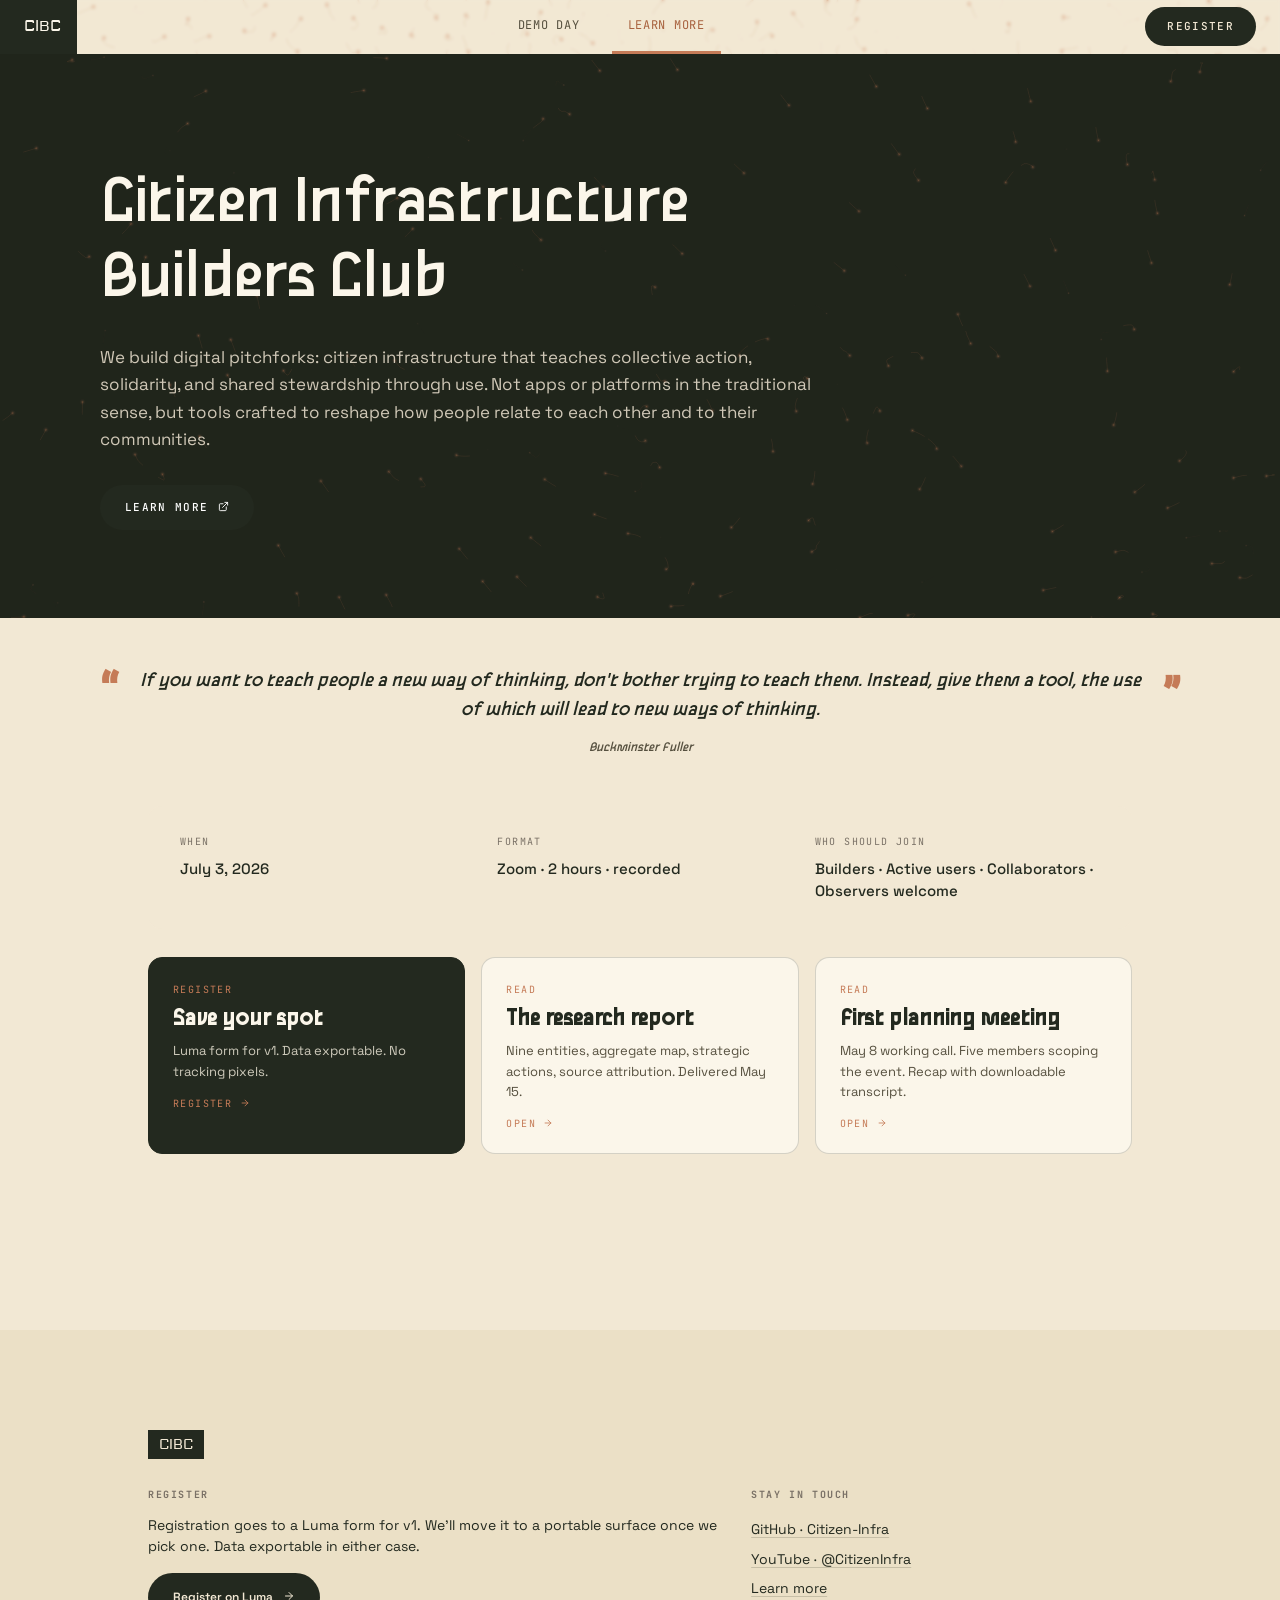
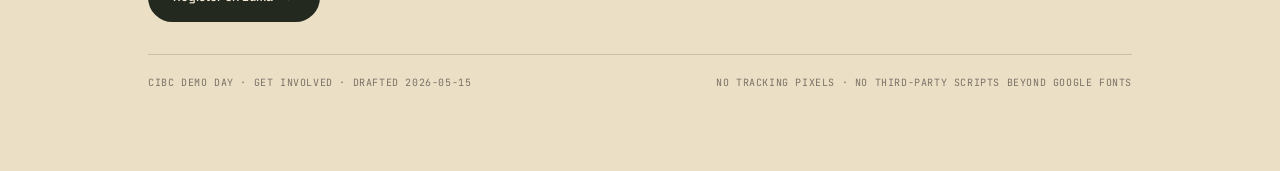
<file: get-involved.html>
<!DOCTYPE html>
<html lang="en">
<head>
<meta charset="UTF-8">
<link rel="icon" href="assets/favicon.svg" type="image/svg+xml">
<meta name="viewport" content="width=device-width, initial-scale=1.0">
<title>CIBC · Learn More</title>
<link rel="preconnect" href="https://fonts.googleapis.com">
<link rel="preconnect" href="https://fonts.gstatic.com" crossorigin>
<link href="https://fonts.googleapis.com/css2?family=Crete+Round:ital@0;1&family=IBM+Plex+Sans:wght@400;500;600;700&family=IBM+Plex+Mono:wght@400;500&family=Caveat:wght@500;600;700&family=Press+Start+2P&display=swap" rel="stylesheet">
<link rel="stylesheet" href="theme.css">
<style>
  
  * { box-sizing: border-box; margin: 0; padding: 0; }
    html { background: var(--bg-warm-2); min-height: 100vh; }
  html, body {
    color: var(--ink);
    font-family: var(--body);
    font-size: 16px;
    line-height: 1.55;
    -webkit-font-smoothing: antialiased;
    text-rendering: optimizeLegibility;
  }
  body { background: var(--paper-white); }
  ::selection { background: var(--accent); color: var(--paper-white); }
  a { color: inherit; }

  /* ============ Global nav ============ */
  .global-nav {
    padding: 28px 56px 0;
    display: flex;
    justify-content: space-between;
    align-items: center;
    gap: 14px;
    flex-wrap: nowrap;
    max-width: 1200px;
    margin: 0 auto;
  }
  .global-nav .gn-brand { text-decoration: none; display: inline-block; flex-shrink: 0; }
  .global-nav .gn-brand-mark {
    font-family: var(--pixel);
    font-size: 13px;
    line-height: 1;
    background: var(--ink);
    color: var(--bg-warm);
    padding: 7px 9px 6px;
    border-radius: 0;
    display: inline-block;
    letter-spacing: 0;
  }
  .global-nav .gn-links {
    display: flex; align-items: center;
    gap: 28px;
    flex: 1; justify-content: center;
    min-width: 0; flex-wrap: wrap;
  }
  .global-nav .gn-link {
    font-family: var(--mono);
    font-size: 12px;
    letter-spacing: 0.06em;
    text-transform: uppercase;
    color: var(--ink-soft);
    text-decoration: none;
    padding: 6px 0;
    border-bottom: 1px solid transparent;
    transition: color 150ms, border-color 150ms;
    white-space: nowrap;
  }
  .global-nav .gn-link:hover { color: var(--ink); border-bottom-color: var(--accent); }
  .global-nav .gn-link-current { color: var(--ink); border-bottom-color: var(--accent); }
  .global-nav .gn-cta {
    background: var(--accent);
    color: var(--bg-warm);
    padding: 10px 18px;
    border-radius: 100px;
    font-family: var(--body);
    font-size: 11px;
    text-decoration: none;
    font-weight: 600;
    transition: filter 150ms;
    flex-shrink: 0; white-space: nowrap;
  }
  .global-nav .gn-cta:hover { filter: brightness(0.92); }
  .global-nav { position: relative; }
  .global-nav .gn-toggle {
    display: none; background: none; border: none;
    padding: 8px; margin: 0; cursor: pointer; color: var(--ink);
    flex-shrink: 0; align-items: center; justify-content: center;
  }
  .global-nav .gn-toggle svg { display: block; width: 22px; height: 22px; }
  .global-nav .gn-toggle .icon-close { display: none; }
  .global-nav .gn-toggle[aria-expanded="true"] .icon-open { display: none; }
  .global-nav .gn-toggle[aria-expanded="true"] .icon-close { display: block; }
  @media (max-width: 720px) {
    .global-nav { padding: 20px 24px 0; }
    .global-nav .gn-toggle { display: inline-flex; }
    .global-nav .gn-links {
      position: absolute; top: calc(100% + 8px); left: 24px; right: 24px;
      flex-direction: column; align-items: stretch; gap: 0;
      padding: 8px 18px 12px;
      background: var(--bg-card);
      border: 1px solid var(--rule);
      border-radius: 12px;
      box-shadow: 0 12px 28px var(--paper-shadow);
      display: none; z-index: 50;
    }
    .global-nav .gn-links.is-open { display: flex; }
    .global-nav .gn-link {
      width: 100%; padding: 14px 0;
      border-bottom: 1px solid var(--rule-soft);
      font-size: 12px; letter-spacing: 0.06em;
    }
    .global-nav .gn-link:last-child { border-bottom: none; }
    .global-nav .gn-link-current { border-bottom-color: var(--rule-soft); }
  }

  /* ============ Breadcrumb ============ */
  .breadcrumb {
    max-width: 1200px;
    margin: 14px auto 0;
    padding: 0 56px;
    font-family: var(--mono);
    font-size: 11px;
    letter-spacing: 0.08em;
    text-transform: uppercase;
  }
  .breadcrumb ol { list-style: none; display: flex; flex-wrap: wrap; gap: 8px; margin: 0; padding: 0; }
  .breadcrumb li { display: flex; align-items: center; gap: 8px; }
  .breadcrumb li:not(:last-child)::after { content: '/'; color: var(--rule); }
  .breadcrumb a {
    color: var(--ink-soft); text-decoration: none;
    border-bottom: 1px solid transparent;
    transition: color 150ms, border-color 150ms;
  }
  .breadcrumb a:hover { color: var(--ink); border-bottom-color: var(--accent); }
  .breadcrumb [aria-current="page"] { color: var(--ink); }
  @media (max-width: 720px) {
    .breadcrumb { padding: 0 24px; font-size: 10px; letter-spacing: 0.06em; }
  }

  /* ============ Page layout ============ */
  /* Top padding zeroed so the dark hero sits flush against the
     nav. The hero's own padding-top clamp(56, 9vw, 112) handles
     internal spacing. Horizontal padding kept so the in-page
     sections (professionals, meeting strip, action cards) get
     their gutter when not breaking out. */
  .page {
    max-width: 1080px;
    margin: 0 auto;
    padding: 0 clamp(20px, 4vw, 48px) clamp(80px, 10vw, 120px);
  }

  /* Dark hero · full-bleed band per Figma 154:1971. Uses design
     system tokens: --bg-deep for the dark band, --bg-warm for
     cream text, --accent for the title. rgba uses the --bg-warm
     RGB triplet (246, 236, 217) for derived transparency stops.
     position: relative + isolation so the field-canvas particle
     layer can sit absolutely positioned behind the inner content. */
  .cibc-hero-dark {
    position: relative;
    isolation: isolate;
    margin-left: calc(-50vw + 50%);
    margin-right: calc(-50vw + 50%);
    width: 100vw;
    background: var(--bg-deep);
    color: var(--bg-warm);
    padding: clamp(56px, 9vw, 112px) clamp(20px, 4vw, 56px) clamp(48px, 7vw, 88px);
    margin-bottom: 0;
    overflow: hidden;
  }
  .cibc-hero-dark .field-canvas {
    position: absolute;
    inset: 0;
    width: 100%;
    height: 100%;
    z-index: 0;
    pointer-events: none;
  }
  .cibc-hero-dark .field-veil {
    position: absolute;
    inset: 0;
    pointer-events: none;
    background: rgba(20, 17, 13, 0.18);
    z-index: 1;
  }
  .cibc-hero-inner {
    position: relative;
    z-index: 2;
    max-width: 1080px;
    margin: 0 auto;
  }
  .cibc-hero-dark h1 {
    font-family: var(--serif);
    font-variation-settings: "opsz" 144, "SOFT" 50;
    font-weight: 500;
    font-size: clamp(40px, 5.6vw, 72px);
    line-height: 1.05;
    letter-spacing: -0.018em;
    margin: 0 0 28px;
    color: var(--paper-white);
    max-width: 720px;
  }
  .cibc-hero-dark .lede {
    font-family: var(--body);
    font-size: clamp(15px, 1.5vw, 17px);
    line-height: 1.6;
    color: rgba(246, 236, 217, 0.82);
    max-width: 720px;
    margin: 0 0 32px;
  }
  /* Ghost CTA needs a light treatment so it reads on the dark bg.
     Selector bumped to 3-class specificity so it beats the later
     .header-ctas .hero-btn base rule's ink border. Border + hover
     bg use --bg-warm RGB triplet for derived alpha. */
  .cibc-hero-dark .header-ctas .hero-btn-ghost-dark {
    color: var(--bg-warm);
    border: 1.5px solid rgba(246, 236, 217, 0.55);
    background: transparent;
  }
  .cibc-hero-dark .header-ctas .hero-btn-ghost-dark:hover {
    color: var(--bg-warm);
    border-color: var(--bg-warm);
    background: rgba(246, 236, 217, 0.08);
  }
  /* Eyebrow class kept for legacy refs but unused on this layout. */
  .eyebrow {
    font-family: var(--mono);
    font-size: 11px;
    letter-spacing: 0.16em;
    text-transform: uppercase;
    color: var(--accent);
    margin-bottom: 16px;
  }
  /* Lede inherits .lede on light-theme variants. */
  .deck {
    font-family: var(--serif);
    font-variation-settings: "opsz" 24, "SOFT" 60;
    font-weight: 400;
    font-size: 19px;
    line-height: 1.55;
    color: var(--ink-soft);
    max-width: 720px;
    margin: 0;
  }

  /* "Professionals, loosely tied." section · CIBC intro plus the
     trainer roster, restyled from the Atlas lens cards into a
     compact horizontal pattern (avatar dot, name, mono caps
     section label). Full-bleed white band so it reads as a
     distinct surface from the cream pull-quote above. */
  .professionals {
    margin-left: calc(-50vw + 50%);
    margin-right: calc(-50vw + 50%);
    width: 100vw;
    background: var(--paper-white);
    padding: clamp(56px, 8vw, 96px) clamp(20px, 4vw, 56px);
  }
  .professionals-inner {
    max-width: 1080px;
    margin: 0 auto;
  }
  .professionals-head {
    max-width: 720px;
    margin: 0 0 clamp(36px, 5vw, 56px);
  }
  .professionals-eyebrow {
    font-family: var(--mono);
    font-size: 11px;
    letter-spacing: 0.16em;
    text-transform: uppercase;
    color: var(--ink-faint);
    margin: 0 0 14px;
  }
  .professionals h2 {
    font-family: var(--serif);
    font-variation-settings: "opsz" 72, "SOFT" 50;
    font-weight: 500;
    font-size: clamp(32px, 4vw, 48px);
    line-height: 1.08;
    letter-spacing: -0.018em;
    color: var(--ink);
    margin: 0 0 18px;
  }
  .professionals h2 em {
    font-style: italic;
    font-weight: 400;
    color: var(--accent);
  }
  .professionals-deck {
    font-family: var(--body);
    font-size: clamp(15px, 1.5vw, 17px);
    line-height: 1.6;
    color: var(--ink-soft);
    margin: 0 0 24px;
    max-width: 640px;
  }
  .professionals-cta {
    display: inline-flex;
    align-items: center;
    gap: 8px;
    padding: 11px 22px;
    border-radius: 100px;
    background: var(--paper-white);
    border: 1.5px solid var(--ink);
    color: var(--ink);
    font-family: var(--body);
    font-weight: 600;
    font-size: 13px;
    text-decoration: none;
    transition: background 150ms, color 150ms;
  }
  .professionals-cta:hover {
    background: var(--ink);
    color: var(--paper-white);
  }
  .professionals-grid {
    display: grid;
    gap: clamp(20px, 3vw, 36px);
  }
  .trainer-grid-block + .trainer-grid-block { margin-top: 0; }
  .professionals .trainer-section-label {
    font-family: var(--mono);
    font-style: normal;
    font-size: 10px;
    letter-spacing: 0.14em;
    text-transform: uppercase;
    color: var(--ink-faint);
    margin: 0 0 12px;
  }
  /* Restyled trainer-card · compact horizontal layout. Drops the
     bobbing 92 px avatar and count badge in favor of a 36 px
     color-coded dot, the trainer name, and a small mono category
     label. Card itself sits on the cream page bg with a paper-
     shadow lift. Used only on Learn More; trainer-overlay still
     uses .inv-item cards inside #trainer-view. */
  .professionals .trainer-grid {
    display: grid;
    grid-template-columns: repeat(auto-fill, minmax(220px, 1fr));
    gap: 12px;
  }
  .professionals .trainer-card {
    display: flex;
    align-items: center;
    gap: 12px;
    background: var(--paper-white, #fffaf0);
    border: 1px solid rgba(60, 40, 20, 0.10);
    border-radius: 14px;
    padding: 14px 16px;
    box-shadow: 0 1px 2px rgba(60, 40, 20, 0.04), 0 6px 16px rgba(60, 40, 20, 0.06);
    text-align: left;
    cursor: pointer;
    transition: transform 0.18s ease, box-shadow 0.18s ease, border-color 0.18s ease;
    -webkit-tap-highlight-color: transparent;
  }
  .professionals .trainer-card:hover,
  .professionals .trainer-card:focus-visible {
    transform: translateY(-2px);
    border-color: rgba(60, 40, 20, 0.18);
    box-shadow: 0 2px 4px rgba(60, 40, 20, 0.06), 0 10px 22px rgba(60, 40, 20, 0.10);
    outline: none;
  }
  .professionals .trainer-card .avatar-wrap {
    width: 36px; height: 36px;
    flex-shrink: 0;
    margin: 0;
    border-radius: 50%;
    overflow: hidden;
    background: var(--bg-warm);
  }
  .professionals .trainer-card .avatar-wrap svg { animation: none !important; }
  .professionals .trainer-card .avatar-photo {
    width: 100%;
    height: 100%;
    object-fit: cover;
    object-position: center;
    display: block;
  }
  .professionals .trainer-card .trainer-text {
    display: flex;
    flex-direction: column;
    gap: 2px;
    min-width: 0;
    flex: 1;
  }
  .professionals .trainer-card .trainer-name {
    font-family: var(--serif);
    font-variation-settings: "opsz" 18, "SOFT" 60;
    font-weight: 600;
    font-size: 16px;
    line-height: 1.2;
    color: var(--ink);
    margin: 0;
  }
  .professionals .trainer-card .trainer-label {
    font-family: var(--mono);
    font-size: 9px;
    letter-spacing: 0.12em;
    text-transform: uppercase;
    color: var(--ink-faint);
    line-height: 1;
  }
  /* Hide legacy fields (role + count) on the Professionals variant. */
  .professionals .trainer-card .trainer-role,
  .professionals .trainer-card .trainer-count { display: none; }

  /* Pull-quote section · cream band, compact per Figma. Coral
     glyph marks flank the line; attribution sits centered below
     in italic serif (not big mono caps). Section vertical rhythm
     stays tight so the quote reads as one breath, not a chapter. */
  .pull-quote {
    margin-left: calc(-50vw + 50%);
    margin-right: calc(-50vw + 50%);
    width: 100vw;
    background: var(--bg-warm);
    padding: clamp(28px, 4vw, 48px) clamp(20px, 4vw, 56px);
  }
  .pull-quote-inner {
    max-width: 1080px;
    margin: 0 auto;
    display: grid;
    grid-template-columns: auto 1fr auto;
    grid-template-areas:
      "open text close"
      ".    cite .";
    column-gap: clamp(12px, 1.6vw, 20px);
    row-gap: 10px;
    align-items: center;
  }
  .quote-mark {
    font-family: var(--serif);
    font-weight: 700;
    font-size: clamp(36px, 4vw, 52px);
    line-height: 0.9;
    color: var(--accent);
    display: block;
  }
  .quote-mark-open { grid-area: open; align-self: start; transform: translateY(4px); }
  .quote-mark-close { grid-area: close; align-self: end; transform: translateY(-4px); }
  .pull-quote-text {
    grid-area: text;
    font-family: var(--serif);
    font-style: italic;
    font-variation-settings: "opsz" 24, "SOFT" 60;
    font-weight: 400;
    font-size: clamp(17px, 1.7vw, 21px);
    line-height: 1.4;
    color: var(--ink);
    margin: 0;
    text-align: center;
    text-wrap: pretty;
  }
  .pull-quote-cite {
    grid-area: cite;
    font-family: var(--serif);
    font-style: italic;
    font-size: 14px;
    letter-spacing: 0;
    text-transform: none;
    color: var(--ink-soft);
    text-align: center;
    display: block;
    margin-top: 2px;
  }
  @media (max-width: 720px) {
    .pull-quote { padding: clamp(28px, 6vw, 44px) clamp(18px, 5vw, 32px); }
    .pull-quote-inner {
      grid-template-columns: 1fr;
      grid-template-areas:
        "open"
        "text"
        "close"
        "cite";
      row-gap: 10px;
      justify-items: center;
    }
    .quote-mark-open, .quote-mark-close { transform: none; }
  }

  /* Meeting details strip */
  .meeting-strip {
    display: grid;
    grid-template-columns: repeat(3, 1fr);
    gap: 32px;
    padding: 28px 32px;
    background: var(--bg-warm);
    border-radius: 14px;
    margin-bottom: 28px;
  }
  .meeting-item { display: flex; flex-direction: column; gap: 8px; }
  .meeting-label {
    font-family: var(--mono);
    font-size: 10px;
    letter-spacing: 0.14em;
    text-transform: uppercase;
    color: var(--ink-faint);
  }
  .meeting-value {
    font-family: var(--body);
    font-size: 15px;
    font-weight: 500;
    color: var(--ink);
    line-height: 1.45;
  }
  .meeting-value.tbd { color: var(--accent); }
  @media (max-width: 720px) {
    .meeting-strip { grid-template-columns: 1fr; gap: 18px; padding: 22px 22px; }
  }

  /* ============ Who we are (main section) ============ */
  .who-we-are {
    margin: 0 0 56px;
    padding: 48px 40px 44px;
    background: var(--bg-warm);
    border-radius: 18px;
    position: relative;
    overflow: hidden;
  }
  .who-eyebrow {
    font-family: var(--mono);
    font-size: 11px;
    letter-spacing: 0.16em;
    text-transform: uppercase;
    color: var(--accent);
    margin-bottom: 14px;
  }
  .who-title {
    font-family: var(--serif);
    font-variation-settings: "opsz" 72, "SOFT" 50;
    font-weight: 500;
    font-size: clamp(36px, 5vw, 52px);
    line-height: 1.05;
    letter-spacing: -0.02em;
    color: var(--ink);
    margin: 0 0 18px;
  }
  .who-title em {
    font-style: italic;
    font-weight: 400;
    color: var(--accent);
  }
  .who-deck {
    font-family: var(--serif);
    font-variation-settings: "opsz" 24, "SOFT" 60;
    font-weight: 400;
    font-size: 18px;
    line-height: 1.55;
    color: var(--ink-soft);
    max-width: 720px;
    margin: 0 0 32px;
  }

  /* Telegram CTA · primary action of the section */
  .telegram-cta {
    display: inline-flex;
    align-items: center;
    gap: 12px;
    padding: 18px 32px;
    background: var(--ink);
    color: var(--bg-warm);
    border-radius: 100px;
    text-decoration: none;
    font-family: var(--body);
    font-weight: 600;
    font-size: 17px;
    letter-spacing: -0.005em;
    transition: filter 150ms, transform 150ms;
    margin-bottom: 44px;
  }
  .telegram-cta:hover { filter: brightness(0.88); transform: translateY(-1px); }
  .telegram-cta-arrow { font-size: 20px; line-height: 1; }

  /* Character cards */
  .characters-group { margin-bottom: 28px; }
  .characters-group:last-child { margin-bottom: 0; }
  .characters-label {
    font-family: var(--mono);
    font-size: 10px;
    letter-spacing: 0.16em;
    text-transform: uppercase;
    color: var(--ink-faint);
    margin-bottom: 12px;
  }
  .characters {
    display: grid;
    grid-template-columns: repeat(auto-fill, minmax(280px, 1fr));
    gap: 12px;
  }
  a.character-card {
    display: grid;
    grid-template-columns: 48px 1fr auto;
    align-items: center;
    gap: 14px;
    padding: 16px 18px;
    background: var(--paper-white);
    border: 1px solid var(--rule);
    border-radius: 14px;
    text-align: left;
    text-decoration: none;
    color: var(--ink);
    font-family: inherit;
    transition: border-color 150ms, box-shadow 150ms, transform 150ms;
  }
  a.character-card:hover {
    border-color: var(--accent);
    box-shadow: 0 6px 16px var(--paper-shadow);
    transform: translateY(-1px);
  }
  .character-avatar {
    width: 48px;
    height: 48px;
    border-radius: 50%;
    display: flex;
    align-items: center;
    justify-content: center;
    color: var(--paper-white);
    font-family: var(--serif);
    font-weight: 700;
    font-size: 20px;
    flex-shrink: 0;
  }
  .character-meta {
    display: flex;
    flex-direction: column;
    gap: 2px;
    min-width: 0;
  }
  .character-name {
    font-family: var(--serif);
    font-weight: 600;
    font-size: 17px;
    color: var(--ink);
    line-height: 1.2;
  }
  .character-count {
    font-family: var(--mono);
    font-size: 11px;
    letter-spacing: 0.04em;
    color: var(--accent);
    line-height: 1.3;
    text-transform: uppercase;
  }
  .character-role {
    font-family: var(--serif);
    font-style: italic;
    font-size: 13px;
    color: var(--ink-soft);
    line-height: 1.3;
  }
  .character-arrow {
    font-family: var(--mono);
    font-size: 16px;
    color: var(--accent);
    width: 24px;
    text-align: center;
    transition: transform 200ms;
  }
  a.character-card:hover .character-arrow { transform: translateX(3px); }
  @media (max-width: 720px) {
    .who-we-are { padding: 32px 24px 32px; }
  }

  /* Action cards */
  .actions {
    display: grid;
    grid-template-columns: repeat(auto-fit, minmax(260px, 1fr));
    gap: 16px;
    margin-bottom: 56px;
  }
  .action-card {
    display: flex;
    flex-direction: column;
    gap: 8px;
    padding: 24px 24px 22px;
    background: var(--paper-white);
    border: 1px solid var(--rule);
    border-radius: 14px;
    text-decoration: none;
    transition: transform 150ms, border-color 150ms, box-shadow 150ms;
    color: var(--ink);
  }
  a.action-card:hover {
    transform: translateY(-2px);
    border-color: var(--accent);
    box-shadow: 0 6px 16px var(--paper-shadow);
  }
  .action-card-primary {
    background: var(--ink);
    border-color: var(--ink);
    color: var(--paper-white);
  }
  a.action-card-primary:hover {
    border-color: var(--accent);
    box-shadow: 0 6px 16px rgba(212, 121, 61, 0.25);
  }

  /* Substack signup card · spans full width as its own row below the 3 */
  .action-card-substack {
    grid-column: 1 / -1;
    background: var(--bg-warm);
    border: 1px solid var(--rule);
    transition: border-color 150ms, box-shadow 150ms;
  }
  .action-card-substack:hover {
    border-color: var(--accent);
    box-shadow: 0 6px 16px var(--paper-shadow);
    transform: none;
  }
  .substack-form-row {
    display: flex;
    gap: 10px;
    margin-top: 14px;
    flex-wrap: wrap;
  }
  .substack-email {
    flex: 1;
    min-width: 220px;
    padding: 13px 16px;
    border-radius: 100px;
    border: 1px solid var(--rule);
    background: var(--paper-white);
    font-family: var(--body);
    font-size: 14px;
    color: var(--ink);
    transition: border-color 150ms, box-shadow 150ms;
  }
  .substack-email:focus {
    outline: none;
    border-color: var(--accent);
    box-shadow: 0 0 0 3px rgba(212, 121, 61, 0.18);
  }
  .substack-email::placeholder { color: var(--ink-faint); }
  .substack-submit {
    padding: 13px 24px;
    background: var(--accent);
    color: var(--paper-white);
    border: none;
    border-radius: 100px;
    font-family: var(--mono);
    font-size: 11px;
    letter-spacing: 0.08em;
    text-transform: uppercase;
    font-weight: 500;
    cursor: pointer;
    transition: filter 150ms;
    flex-shrink: 0;
  }
  .substack-submit:hover { filter: brightness(0.92); }
  .visually-hidden {
    position: absolute;
    width: 1px; height: 1px;
    padding: 0; margin: -1px;
    overflow: hidden; clip: rect(0, 0, 0, 0);
    white-space: nowrap; border: 0;
  }
  @media (max-width: 520px) {
    .substack-form-row { flex-direction: column; }
    .substack-submit { width: 100%; }
  }
  .action-card .kind {
    font-family: var(--mono);
    font-size: 10px;
    letter-spacing: 0.14em;
    text-transform: uppercase;
    color: var(--accent);
  }
  .action-card .label {
    font-family: var(--serif);
    font-variation-settings: "opsz" 32, "SOFT" 60;
    font-weight: 600;
    font-size: 24px;
    line-height: 1.15;
    color: var(--ink);
  }
  .action-card-primary .label { color: var(--paper-white); }
  .action-card .meta {
    font-family: var(--body);
    font-size: 13px;
    line-height: 1.55;
    color: var(--ink-soft);
  }
  .action-card-primary .meta { color: rgba(255, 248, 232, 0.78); }
  .action-card .arrow-end {
    font-family: var(--mono);
    font-size: 10px;
    letter-spacing: 0.14em;
    text-transform: uppercase;
    color: var(--accent);
    margin-top: 6px;
  }

  /* Stay in touch row */
  .stay {
    padding-top: 32px;
    border-top: 1px dashed var(--rule-soft);
  }
  .stay-label {
    font-family: var(--mono);
    font-size: 11px;
    letter-spacing: 0.14em;
    text-transform: uppercase;
    color: var(--ink-faint);
    margin-bottom: 14px;
  }
  .stay-links {
    display: flex;
    flex-wrap: wrap;
    gap: 14px 28px;
  }
  .stay-links a {
    font-family: var(--body);
    font-size: 15px;
    font-weight: 500;
    color: var(--accent);
    text-decoration: none;
    border-bottom: 1px solid rgba(212, 121, 61, 0.4);
    padding-bottom: 2px;
    transition: border-color 150ms;
  }
  .stay-links a:hover { border-bottom-color: var(--accent); }

  /* Base button (shared with landing; needed by the footer Register CTA) */
  .btn {
    font-family: var(--body);
    font-size: 12px;
    padding: 14px 24px;
    text-decoration: none;
    font-weight: 600;
    border-radius: 100px;
    transition: all 150ms ease;
    display: inline-flex;
    align-items: center;
    justify-content: center;
    gap: 10px;
    cursor: pointer;
    border: 1.5px solid var(--ink);
  }
  .btn-primary { background: var(--gradient-primary); color: var(--paper-white); border-color: transparent; }
  .btn-primary:hover { filter: brightness(0.92); }
  .btn-ghost { background: transparent; color: var(--ink); }
  .btn-ghost:hover { background: var(--ink); color: var(--bg-warm); }
  .btn .arrow { transition: transform 150ms; }
  .btn:hover .arrow { transform: translateX(3px); }

  /* Footer · matches landing (full-bleed, Field atmosphere). */
  .footer {
    position: relative;
    margin-left: calc(-50vw + 50%);
    margin-right: calc(-50vw + 50%);
    width: 100vw;
    background: var(--bg-warm-2);
    overflow: hidden;
    isolation: isolate;
    margin-top: 0;
    padding-top: clamp(60px, 8vw, 100px);
    padding-bottom: clamp(40px, 5vw, 60px);
    border-top: none;
  }
  .footer .field-canvas {
    position: absolute;
    inset: 0;
    width: 100%;
    height: 100%;
    z-index: 0;
    pointer-events: none;
  }
  .footer .field-veil {
    position: absolute;
    inset: 0;
    pointer-events: none;
    background: rgba(240, 227, 200, 0.06);
    z-index: 1;
  }
  .footer-inner {
    position: relative;
    z-index: 2;
    max-width: 1080px;
    margin: 0 auto;
    padding: 0 clamp(20px, 4vw, 48px);
  }
  .footer-brand { text-decoration: none; display: inline-block; margin-bottom: 28px; }
  .footer-brand-mark {
    font-family: var(--pixel);
    font-size: 14px;
    line-height: 1;
    background: var(--ink);
    color: var(--bg-warm);
    padding: 8px 11px 7px;
    border-radius: 0;
    display: inline-block;
    letter-spacing: 0;
  }
  .footer-row {
    display: grid;
    grid-template-columns: 1.5fr 1fr;
    gap: 32px;
    padding-bottom: 32px;
  }
  @media (max-width: 760px) {
    .footer-row { grid-template-columns: 1fr; }
  }
  .footer-block h4 {
    font-family: var(--mono);
    font-size: 10px;
    letter-spacing: 0.16em;
    text-transform: uppercase;
    color: var(--ink-faint);
    margin-bottom: 12px;
  }
  .footer-block p {
    font-family: var(--body);
    font-size: 14px;
    line-height: 1.5;
    color: var(--ink);
  }
  .footer-block a {
    color: var(--ink);
    text-decoration: underline;
    text-decoration-color: var(--rule);
    text-underline-offset: 3px;
  }
  .footer-block a:hover { color: var(--accent); text-decoration-color: var(--accent); }
  .footer-block a.btn { text-decoration: none; }
  .footer-block a.btn-primary { color: var(--bg-warm); }
  .footer-block a.btn-primary:hover { color: var(--bg-warm); }
  .footer-block a.btn-ghost { color: var(--ink); }
  .footer-block ul { list-style: none; }
  .footer-block li { font-family: var(--body); font-size: 14px; padding: 4px 0; }
  .footer-bottom {
    padding: 20px 0;
    border-top: 1px solid var(--rule);
    display: flex;
    justify-content: space-between;
    gap: 16px;
    flex-wrap: wrap;
    font-family: var(--mono);
    font-size: 10px;
    letter-spacing: 0.06em;
    text-transform: uppercase;
    color: var(--ink-faint);
  }
  .footer-bottom span { line-height: 1.6; }

  /* hide legacy .global-nav in favor of new .nav component */
  .global-nav { display: none !important; }

/* ============ NAV COMPONENT ============
     Full-bleed cream bar with a Field atmosphere layer behind the content.
     Active-state underline extends to the very bottom of the bar.
     Structure: .nav (full-width, cream) > [canvas, field-veil, .nav-inner > brand/links/cta] */
  .nav {
    position: sticky;
    top: 0;
    z-index: 100;
    margin-left: calc(-50vw + 50%);
    margin-right: calc(-50vw + 50%);
    width: 100vw;
    background: var(--bg-warm);
    overflow: hidden;
    isolation: isolate;
  }
  .nav .field-canvas {
    position: absolute;
    inset: 0;
    width: 100%;
    height: 100%;
    display: block;
    pointer-events: none;
    z-index: 0;
  }
  .nav .field-veil {
    position: absolute;
    inset: 0;
    pointer-events: none;
    background: rgba(246, 236, 217, 0.11);
    backdrop-filter: blur(1.5px) saturate(1.03);
    -webkit-backdrop-filter: blur(1.5px) saturate(1.03);
    z-index: 1;
  }
  .nav-inner {
    position: relative;
    z-index: 2;
    max-width: none;
    margin: 0;
    padding: 0 24px 0 16px;
    display: flex;
    justify-content: space-between;
    align-items: stretch;
    gap: 14px;
    min-height: 0;
  }
  .nav-cta { flex-shrink: 0; white-space: nowrap; align-self: center; }
  .brand {
    align-self: stretch;
    margin-left: -16px;
    display: flex;
    align-items: stretch;
    color: var(--ink);
    text-decoration: none;
    flex-shrink: 0;
  }
  .brand .brand-mark {
    font-family: var(--pixel);
    font-size: 15px;
    line-height: 1;
    background: var(--ink);
    color: var(--paper-white);
    padding: 0 16px 0 24px;
    border-radius: 0;
    display: flex;
    align-items: center;
    letter-spacing: 0;
  }
  .brand em {
    font-family: var(--serif);
    font-style: normal;
    color: var(--ink);
    font-weight: 700;
    font-size: 20px;
    line-height: 1;
    letter-spacing: -0.015em;
    font-variation-settings: "opsz" 24, "SOFT" 30;
  }
  .nav-cta {
    background: var(--gradient-primary);
    color: var(--bg-warm);
    padding: 11px 22px;
    border-radius: 100px;
    font-family: var(--mono);
    font-size: 11px;
    letter-spacing: 0.12em;
    text-transform: uppercase;
    text-decoration: none;
    font-weight: 500;
    transition: filter 150ms;
  }
  .nav-cta:hover { filter: brightness(0.92); }
  .nav-links {
    display: flex;
    align-items: stretch;
    gap: 16px;
    flex: 1;
    justify-content: center;
    min-width: 0;
    flex-wrap: wrap;
    align-self: stretch;
  }
  .nav-link {
    font-family: var(--mono);
    font-size: 12px;
    letter-spacing: 0.06em;
    text-transform: uppercase;
    color: var(--ink-soft);
    text-decoration: none;
    padding: 16px 16px;
    border-bottom: 3px solid transparent;
    transition: color 150ms, border-color 150ms;
    white-space: nowrap;
    display: inline-flex;
    align-items: center;
  }
  .nav-link:hover { color: var(--ink); border-bottom-color: var(--accent); }
  .nav-link-current {
    color: var(--accent-deep);
    border-bottom-color: var(--accent);
  }
  /* Hamburger toggle (mobile only) · .nav itself stays sticky (set above) */
  .nav-toggle {
    display: none;
    background: none;
    border: none;
    padding: 8px;
    margin: 0;
    cursor: pointer;
    color: var(--ink);
    flex-shrink: 0;
    align-items: center;
    justify-content: center;
  }
  .nav-toggle svg { display: block; width: 22px; height: 22px; }
  .nav-toggle .icon-close { display: none; }
  .nav-toggle[aria-expanded="true"] .icon-open { display: none; }
  .nav-toggle[aria-expanded="true"] .icon-close { display: block; }
  @media (max-width: 720px) {
    .nav-toggle { display: inline-flex; }
    .nav-links {
      position: fixed;
      top: 40px;
      left: 0;
      right: 0;
      flex-direction: column;
      align-items: stretch;
      gap: 0;
      padding: 8px 24px 12px;
      background: var(--paper-white);
      border: 1px solid var(--rule);
      border-radius: 12px;
      box-shadow: 0 12px 28px rgba(60, 40, 20, 0.10);
      display: none;
      z-index: 50;
    }
    .nav-links.is-open { display: flex; }
    .nav-link {
      width: 100%;
      padding: 14px 0;
      border-bottom: 1px solid var(--rule-soft);
      font-size: 12px;
      letter-spacing: 0.06em;
    }
    .nav-link:last-child { border-bottom: none; }
    .nav-link-current { border-bottom-color: var(--rule-soft); }
  }


  /* ============ HERO CTAs on Learn More page ============ */
  /* Uppercase JetBrains Mono matching the nav links + Demo Day
     landing's hero CTAs; tracking 0.12em for clear pill rhythm. */
  .header-ctas { display: flex; gap: 12px; flex-wrap: wrap; margin-top: 32px; }
  .header-ctas .hero-btn {
    font-family: var(--mono);
    font-weight: 500;
    font-size: 11px;
    letter-spacing: 0.12em;
    text-transform: uppercase;
    padding: 13px 24px;
    border-radius: 100px;
    border: 1.5px solid var(--ink);
    text-decoration: none;
    display: inline-flex;
    align-items: center;
    justify-content: center;
    gap: 10px;
    cursor: pointer;
    transition: filter 150ms;
  }
  .header-ctas .hero-btn-primary {
    background: var(--gradient-primary);
    color: #ffffff;
    border-color: transparent;
  }
  .header-ctas .hero-btn-primary:hover { filter: brightness(0.92); }
  .header-ctas .hero-btn-ghost { background: transparent; color: var(--ink); }
  .header-ctas .hero-btn-ghost:hover { background: rgba(42, 34, 24, 0.06); }
  .eyebrow {
    font-family: var(--mono);
    font-size: 11px;
    line-height: 1;
    letter-spacing: 0.16em;
    text-transform: uppercase;
    color: var(--ink-soft);
    margin-bottom: 18px;
  }
  .ecosystem-section-label {
    font-family: var(--mono);
    font-size: 11px;
    letter-spacing: 0.16em;
    text-transform: uppercase;
    color: var(--ink-soft);
    margin: clamp(60px, 8vw, 96px) 0 24px;
  }

  /* ============ ORG CARDS (ported from old ecosystem-map) ============ */
  .filters {
    display: flex;
    justify-content: center;
    flex-wrap: wrap;
    gap: 10px;
    margin: 0 auto 32px;
    max-width: 1080px;
    padding: 0 24px;
    position: relative;
    z-index: 1;
  }
  .filter-chip {
    font-family: var(--mono);
    font-size: 11px;
    letter-spacing: 0.06em;
    text-transform: uppercase;
    padding: 8px 14px;
    background: transparent;
    border: 1px solid var(--rule);
    border-radius: 100px;
    color: var(--ink-soft);
    cursor: pointer;
    transition: all 150ms;
  }
  .filter-chip:hover { background: var(--bg-card); color: var(--ink); }
  .filter-chip.active {
    background: var(--ink);
    color: var(--bg-warm);
    border-color: var(--ink);
  }

  /* ============ Card grid (ported from pokedex) ============ */
  .card-grid {
    display: grid;
    grid-template-columns: repeat(auto-fill, minmax(380px, 1fr));
    gap: 24px;
    margin: 0 auto 64px;
    max-width: 1280px;
    padding: 0 24px;
    position: relative;
    z-index: 1;
  }
  .card {
    background: var(--bg-card);
    border: 1px solid var(--rule);
    border-radius: 18px;
    padding: 0;
    overflow: hidden;
    box-shadow: 0 4px 14px var(--paper-shadow);
    display: flex;
    flex-direction: column;
    transition: transform 200ms, box-shadow 200ms;
    position: relative;
  }
  .card:hover { transform: translateY(-2px); box-shadow: 0 10px 28px rgba(60, 40, 20, 0.12); }
  .card.status-caught { border-top: 4px solid var(--moss); }
  .card.status-spotted { border-top: 4px solid var(--accent); }
  .card.status-rumored { border-top: 4px solid var(--indigo); }
  .card.status-unverified { border-top: 4px solid var(--ink-faint); border-style: dashed; }
  .card.status-unverified .card-body { opacity: 0.78; }
  .card-head {
    padding: 18px 22px 14px;
    border-bottom: 1px solid var(--rule-soft);
    display: flex;
    justify-content: space-between;
    align-items: flex-start;
    gap: 14px;
    flex-wrap: wrap;
  }
  .card-num {
    font-family: var(--mono);
    font-size: 11px;
    color: var(--ink-faint);
    letter-spacing: 0.08em;
    margin-bottom: 6px;
  }
  .card-name {
    font-family: var(--serif);
    font-variation-settings: "opsz" 36, "SOFT" 60;
    font-weight: 600;
    font-size: 24px;
    line-height: 1.1;
    color: var(--ink);
    letter-spacing: -0.01em;
    margin: 0;
  }
  .card-name em { font-style: italic; color: var(--accent); font-weight: 500; }
  .status-badge {
    font-family: var(--mono);
    font-size: 9px;
    letter-spacing: 0.14em;
    text-transform: uppercase;
    padding: 5px 10px;
    border-radius: 100px;
    border: 1px solid currentColor;
    white-space: nowrap;
    flex-shrink: 0;
  }
  .status-badge.caught { color: var(--moss); background: var(--moss-soft); }
  .status-badge.spotted { color: var(--accent); background: var(--accent-soft); }
  .status-badge.rumored { color: var(--indigo); background: var(--indigo-soft); }
  .status-badge.unverified { color: var(--ink-faint); background: rgba(153, 135, 116, 0.1); }
  .badges-row {
    padding: 12px 22px 0;
    display: flex;
    gap: 6px;
    flex-wrap: wrap;
  }
  .type-badge {
    font-family: var(--mono);
    font-size: 9px;
    letter-spacing: 0.1em;
    text-transform: uppercase;
    padding: 4px 9px;
    border-radius: 4px;
    background: rgba(60, 40, 20, 0.06);
    color: var(--ink-soft);
  }
  .type-badge.tier-1 { background: var(--ink); color: var(--bg-warm); }
  .type-badge.tier-2 { background: var(--accent-soft); color: var(--accent); }
  .type-badge.disputed { background: var(--indigo-soft); color: var(--indigo); }
  .card-body {
    padding: 16px 22px 22px;
    display: flex;
    flex-direction: column;
    gap: 18px;
    flex: 1;
  }
  .one-line {
    font-family: var(--serif);
    font-style: italic;
    font-variation-settings: "opsz" 24, "SOFT" 80;
    font-weight: 400;
    font-size: 15px;
    line-height: 1.45;
    color: var(--ink-soft);
    margin: 0;
  }
  .role-row {
    display: flex;
    justify-content: space-between;
    align-items: center;
    gap: 12px;
    padding: 10px 14px;
    background: var(--bg-warm-2);
    border-radius: 8px;
    border: 1px solid var(--rule);
  }
  .role-label {
    font-family: var(--mono);
    font-size: 9px;
    letter-spacing: 0.16em;
    text-transform: uppercase;
    color: var(--ink-faint);
  }
  .role-value {
    font-family: var(--serif);
    font-variation-settings: "opsz" 14, "SOFT" 80;
    font-weight: 600;
    font-size: 14px;
    color: var(--ink);
  }
  .role-value.invite { color: var(--moss); }
  .role-value.share-link { color: var(--accent); }
  .role-value.awareness { color: var(--indigo); }
  .role-value.unverified, .role-value.cannot-assess { color: var(--ink-faint); }
  .section-h {
    font-family: var(--mono);
    font-size: 9px;
    letter-spacing: 0.16em;
    text-transform: uppercase;
    color: var(--ink-faint);
    margin-bottom: 8px;
    padding-bottom: 4px;
    border-bottom: 1px solid var(--rule-soft);
  }
  .stat-block {
    display: grid;
    grid-template-columns: max-content 1fr;
    gap: 4px 12px;
    margin: 0;
  }
  .stat-block dt {
    font-family: var(--mono);
    font-size: 10px;
    text-transform: uppercase;
    letter-spacing: 0.06em;
    color: var(--ink-faint);
    padding-top: 1px;
  }
  .stat-block dd {
    font-family: var(--body);
    font-size: 13px;
    line-height: 1.45;
    color: var(--ink);
    margin: 0;
  }
  .stat-block a {
    color: var(--accent);
    text-decoration: underline;
    text-decoration-color: rgba(212, 121, 61, 0.4);
  }
  .overlap {
    display: grid;
    grid-template-columns: 1fr max-content;
    row-gap: 5px;
    column-gap: 14px;
  }
  .overlap-dim {
    font-family: var(--body);
    font-size: 12px;
    color: var(--ink-soft);
    line-height: 1.3;
  }
  .overlap-state {
    font-family: var(--mono);
    font-size: 9px;
    letter-spacing: 0.1em;
    text-transform: uppercase;
    padding: 2px 8px;
    border-radius: 100px;
    text-align: center;
    align-self: center;
    white-space: nowrap;
  }
  .overlap-state.strong { background: var(--moss); color: var(--bg-card); }
  .overlap-state.partial { background: var(--accent-soft); color: var(--accent); }
  .overlap-state.none { background: rgba(60, 40, 20, 0.06); color: var(--ink-faint); }
  .overlap-state.cannot { background: rgba(153, 135, 116, 0.14); color: var(--ink-faint); font-style: italic; }
  .list { display: flex; flex-direction: column; gap: 6px; list-style: none; margin: 0; padding: 0; }
  .list li {
    font-family: var(--body);
    font-size: 13px;
    line-height: 1.5;
    color: var(--ink);
    padding-left: 12px;
    position: relative;
  }
  .list li::before {
    content: "·";
    position: absolute;
    left: 0;
    color: var(--accent);
    font-weight: bold;
    font-size: 1.4em;
    line-height: 1;
    top: 0;
  }
  .list li strong { font-family: var(--serif); font-weight: 500; font-variation-settings: "opsz" 14; color: var(--ink); }
  .list li em { font-style: italic; color: var(--ink-soft); }
  .list a { color: var(--accent); text-decoration: underline; text-decoration-color: rgba(212, 121, 61, 0.3); }
  .none-note {
    font-family: var(--body);
    font-style: italic;
    font-size: 12px;
    color: var(--ink-faint);
    padding-left: 12px;
    margin: 0;
  }
  .trainer-row {
    display: flex;
    justify-content: space-between;
    align-items: baseline;
    gap: 12px;
    padding: 10px 14px;
    background: rgba(122, 146, 104, 0.08);
    border-radius: 8px;
    border-left: 3px solid var(--moss);
  }
  .trainer-label {
    font-family: var(--mono);
    font-size: 9px;
    letter-spacing: 0.16em;
    text-transform: uppercase;
    color: var(--moss);
  }
  .trainer-value {
    font-family: var(--serif);
    font-variation-settings: "opsz" 14, "SOFT" 60;
    font-weight: 500;
    font-size: 14px;
    color: var(--ink);
  }
  .relations { display: flex; flex-direction: column; gap: 8px; }
  .relation {
    display: grid;
    grid-template-columns: max-content 1fr;
    gap: 10px;
    align-items: baseline;
  }
  .relation .verb {
    font-family: var(--mono);
    font-size: 9px;
    letter-spacing: 0.08em;
    text-transform: uppercase;
    color: var(--ink-faint);
    padding-top: 2px;
  }
  .relation .who {
    font-family: var(--serif);
    font-style: italic;
    font-variation-settings: "opsz" 14, "SOFT" 80;
    font-size: 13px;
    color: var(--ink);
  }
  .strategic-read {
    background: var(--bg-warm-2);
    border-radius: 8px;
    padding: 14px 16px;
    border-left: 3px solid var(--accent);
  }
  .strategic-read p {
    font-family: var(--serif);
    font-variation-settings: "opsz" 18, "SOFT" 60;
    font-weight: 400;
    font-size: 14px;
    line-height: 1.55;
    color: var(--ink);
    margin: 0;
  }
  .strategic-read em { color: var(--accent); }
  .open-q {
    background: rgba(153, 135, 116, 0.07);
    border-radius: 8px;
    padding: 12px 14px;
    border-left: 3px dashed var(--ink-faint);
  }
  .open-q .label {
    font-family: var(--mono);
    font-size: 9px;
    letter-spacing: 0.14em;
    text-transform: uppercase;
    color: var(--ink-faint);
    margin-bottom: 6px;
  }
  .open-q p {
    font-family: var(--body);
    font-style: italic;
    font-size: 13px;
    line-height: 1.5;
    color: var(--ink-soft);
    margin: 0;
  }

  /* ========== ATLAS LENS · CSS (ported) ========== */

  

  * { box-sizing: border-box; }
  html, body { margin: 0; padding: 0; overscroll-behavior: none; }
  body {
    font-family: 'Space Grotesk', Georgia, serif;
    background: var(--bg-warm);
    color: var(--ink);
    min-height: 100vh;
    overflow-x: hidden;
    -webkit-font-smoothing: antialiased;
  }
  button { font-family: inherit; }

  /* Roster */
  #pokedex-view {
    min-height: 100vh;
    padding: 32px 20px 80px;
    position: relative;
    background:
      radial-gradient(circle at 20% 10%, rgba(212, 121, 61, 0.08), transparent 40%),
      radial-gradient(circle at 80% 90%, rgba(122, 146, 104, 0.08), transparent 40%),
      var(--bg-warm);
  }
  #pokedex-view::before {
    content: '';
    position: absolute; inset: 0;
    background-image: radial-gradient(circle at 1px 1px, rgba(60, 40, 20, 0.06) 1px, transparent 0);
    background-size: 22px 22px;
    pointer-events: none; opacity: 0.6;
  }

  .pokedex-header { text-align: center; margin-bottom: 36px; position: relative; z-index: 1; }
  .pokedex-eyebrow {
    font-family: 'Gulax', serif; font-style: italic;
    font-size: 13px; letter-spacing: 0.12em; text-transform: uppercase;
    color: var(--ink-soft); margin-bottom: 6px;
  }
  .pokedex-title {
    font-family: 'Gulax', serif;
    font-variation-settings: "opsz" 144, "SOFT" 80;
    font-weight: 600;
    font-size: clamp(36px, 9vw, 56px);
    line-height: 1; margin: 0 0 14px; color: var(--ink);
  }
  .pokedex-subtitle {
    font-family: 'Space Grotesk', serif; font-style: italic;
    font-size: 15px; line-height: 1.5; color: var(--ink-soft);
    max-width: 460px; margin: 0 auto;
  }
  .caught-counter {
    display: inline-flex; align-items: center; gap: 8px;
    margin-top: 16px; padding: 6px 14px; border-radius: 100px;
    background: rgba(212, 121, 61, 0.14);
    border: 1px solid rgba(212, 121, 61, 0.25);
    font-family: 'Gulax', serif;
    font-variation-settings: "opsz" 14;
    font-weight: 500; font-size: 13px; color: var(--accent);
  }
  .caught-counter::before {
    content: ''; width: 6px; height: 6px; border-radius: 50%;
    background: var(--accent); animation: pulse 2.4s ease-in-out infinite;
  }
  @keyframes pulse {
    0%, 100% { opacity: 1; transform: scale(1); }
    50% { opacity: 0.6; transform: scale(0.8); }
  }

  .trainer-section { max-width: 1000px; margin: 0 auto; position: relative; z-index: 1; }
  .trainer-section-label {
    font-family: 'Gulax', serif; font-style: italic;
    font-size: 12px; letter-spacing: 0.14em; text-transform: uppercase;
    color: var(--ink-soft); margin: 28px 12px 12px;
  }
  .trainer-grid {
    display: grid; grid-template-columns: repeat(2, 1fr); gap: 14px;
  }
  @media (min-width: 560px) { .trainer-grid { grid-template-columns: repeat(3, 1fr); gap: 18px; } }
  @media (min-width: 820px) { .trainer-grid { grid-template-columns: repeat(4, 1fr); gap: 22px; } }

  .trainer-card {
    position: relative;
    background: #fffaf0;
    border: 1px solid rgba(60, 40, 20, 0.08);
    border-radius: 24px;
    padding: 18px 14px 16px;
    box-shadow: 0 1px 0 rgba(255, 255, 255, 0.8) inset, 0 6px 16px var(--paper-shadow);
    cursor: pointer; text-align: center;
    transition: transform 0.25s cubic-bezier(0.34, 1.56, 0.64, 1), box-shadow 0.25s ease;
    user-select: none; -webkit-tap-highlight-color: transparent;
  }
  .trainer-card:hover, .trainer-card:focus-visible {
    transform: translateY(-3px);
    box-shadow: 0 1px 0 rgba(255, 255, 255, 0.9) inset, 0 12px 24px rgba(60, 40, 20, 0.14);
    outline: none;
  }
  .trainer-card:active { transform: translateY(-1px) scale(0.98); }

  .trainer-card .avatar-wrap { width: 92px; height: 92px; margin: 0 auto 10px; }
  .trainer-card .avatar-wrap svg {
    width: 100%; height: 100%; animation: bob 4s ease-in-out infinite;
  }
  .trainer-card:nth-child(2n) .avatar-wrap svg { animation-delay: -1s; }
  .trainer-card:nth-child(3n) .avatar-wrap svg { animation-delay: -2s; }
  .trainer-card:nth-child(4n) .avatar-wrap svg { animation-delay: -3s; }
  @keyframes bob { 0%, 100% { transform: translateY(0); } 50% { transform: translateY(-4px); } }

  .trainer-name {
    font-family: 'Gulax', serif;
    font-variation-settings: "opsz" 40, "SOFT" 60;
    font-weight: 600; font-size: 18px; margin: 0 0 2px;
  }
  .trainer-role {
    font-family: 'Space Grotesk', serif; font-style: italic;
    font-size: 12px; color: var(--ink-soft); margin: 0 0 8px;
  }
  .trainer-count {
    display: inline-block; padding: 3px 9px; border-radius: 100px;
    font-family: 'Gulax', serif;
    font-variation-settings: "opsz" 10;
    font-weight: 500; font-size: 11px; letter-spacing: 0.04em;
    background: rgba(60, 40, 20, 0.06); color: var(--ink-soft);
  }

  .footer-note {
    text-align: center; margin-top: 36px;
    font-family: 'Space Grotesk', serif; font-style: italic;
    font-size: 12px; color: var(--ink-faint); line-height: 1.6;
    max-width: 460px; margin-left: auto; margin-right: auto;
    position: relative; z-index: 1;
  }

  /* Front-page map (the whole ecosystem, no trainer overlay) */
  .front-map-section {
    max-width: 1100px; margin: 0 auto 36px;
    position: relative; z-index: 1;
  }
  .front-map-eyebrow {
    font-family: 'Gulax', serif; font-style: italic;
    font-size: 12px; letter-spacing: 0.14em; text-transform: uppercase;
    color: var(--ink-soft); margin: 0 12px 10px;
  }
  .front-map-wrap {
    position: relative;
    height: clamp(420px, 64vh, 640px);
    background: #fffaf0;
    border: 1px solid rgba(60, 40, 20, 0.08);
    border-radius: 24px;
    box-shadow: 0 1px 0 rgba(255, 255, 255, 0.8) inset, 0 8px 22px var(--paper-shadow);
    overflow: hidden;
  }

  /* Dark-mode variant per Megan's redesign · the same map flips
     palette: dark bg, accent-lit nodes, cream labels, lighter
     edge strokes so connections read against the dark plane.
     Keeps the light .front-map-wrap intact for the index page. */
  .front-map-section-dark {
    margin-left: calc(-50vw + 50%);
    margin-right: calc(-50vw + 50%);
    width: 100vw;
    max-width: none;
    padding: clamp(48px, 7vw, 88px) clamp(20px, 4vw, 56px);
    margin-bottom: 0;
    background: var(--bg-deep, #14110d);
  }
  .front-map-section-dark .front-map-eyebrow {
    color: rgba(232, 220, 198, 0.62);
    max-width: 1080px;
    margin-left: auto;
    margin-right: auto;
    text-align: left;
    padding-left: 12px;
  }
  .front-map-wrap.is-dark {
    background: var(--bg-deep-2, #1d1812);
    border: 1px solid rgba(232, 220, 198, 0.10);
    box-shadow: 0 1px 0 rgba(232, 220, 198, 0.04) inset, 0 18px 40px rgba(0, 0, 0, 0.4);
    max-width: 1080px;
    margin: 0 auto;
  }
  /* Color overrides for nodes / edges / labels inside the dark wrap. */
  .front-map-wrap.is-dark .front-map-edge {
    stroke: rgba(232, 220, 198, 0.16);
  }
  .front-map-wrap.is-dark .front-map-edge.neighbor {
    stroke: var(--accent);
  }
  .front-map-wrap.is-dark .front-map-node-visual circle,
  .front-map-wrap.is-dark .front-map-node-visual path {
    stroke: rgba(232, 220, 198, 0.20);
  }
  .front-map-wrap.is-dark .front-map-node-label {
    fill: rgba(232, 220, 198, 0.85);
    stroke: rgba(20, 17, 13, 0.85);
  }
  .front-map-wrap.is-dark .front-map-node-label.focused {
    fill: #fff5e0;
  }
  .front-map-wrap.is-dark .front-cluster-zone-label {
    fill: rgba(232, 220, 198, 0.22);
  }
  /* Reset / tooltip recolored for dark surround. */
  .front-map-wrap.is-dark .front-reset-btn {
    background: rgba(20, 17, 13, 0.85);
    border-color: rgba(232, 220, 198, 0.22);
    color: rgba(232, 220, 198, 0.7);
  }
  .front-map-wrap.is-dark .front-reset-btn:hover {
    color: var(--accent);
    border-color: var(--accent);
    background: rgba(20, 17, 13, 0.95);
  }
  .front-map-wrap.is-dark .front-map-tooltip {
    background: rgba(20, 17, 13, 0.96);
    border: 1px solid rgba(232, 220, 198, 0.2);
    color: #e8dcc6;
  }
  .front-map-wrap.is-dark .front-map-tooltip strong { color: #fff5e0; }
  .front-map-wrap.is-dark .front-map-tooltip .strategic {
    border-top-color: rgba(232, 220, 198, 0.18);
    color: rgba(232, 220, 198, 0.78);
  }
  .front-map-section-dark .front-map-hint {
    color: rgba(232, 220, 198, 0.5);
    max-width: 1080px;
    margin-left: auto;
    margin-right: auto;
  }
  .front-map-section-dark .front-map-legend {
    color: rgba(232, 220, 198, 0.5);
    max-width: 1080px;
    margin-left: auto;
    margin-right: auto;
  }
  #front-map-svg {
    width: 100%; height: 100%; display: block;
    touch-action: none;
  }
  #front-map-svg .front-map-inner {
    transition: transform 0.6s cubic-bezier(0.4, 0, 0.2, 1);
    transform-origin: 500px 500px;
  }
  .front-cluster-zone {
    opacity: 0.07; pointer-events: none;
  }
  .front-cluster-zone-label {
    fill: rgba(60, 40, 20, 0.32);
    font-family: 'Gulax', serif; font-style: italic;
    font-size: 16px; text-anchor: middle; pointer-events: none;
    letter-spacing: 0.08em; text-transform: lowercase;
  }
  .front-map-edge {
    stroke: rgba(60, 40, 20, 0.18);
    stroke-width: 1; fill: none;
    transition: stroke 0.4s ease, stroke-width 0.4s ease, opacity 0.4s ease;
  }
  .front-map-edge.neighbor { stroke: var(--accent); stroke-width: 1.8; opacity: 1; }
  .front-map-edge.dimmed { opacity: 0.15; }
  .front-map-edge.loose {
    stroke-dasharray: 8 6;
    opacity: 0.72;
    stroke-width: 1.4;
    animation: edgeFlow 14s linear infinite;
  }
  .front-map-edge.neighbor.loose { opacity: 1; stroke-width: 1.9; }

  .front-map-node-visual {
    transition: filter 0.4s ease, opacity 0.4s ease;
  }
  .front-map-node-visual circle, .front-map-node-visual path {
    stroke: rgba(60, 40, 20, 0.12);
    stroke-width: 0.8;
    pointer-events: none;
    transition: r 0.4s cubic-bezier(0.34, 1.56, 0.64, 1);
  }
  .front-map-node-visual.focused {
    filter: drop-shadow(0 0 10px var(--accent)) drop-shadow(0 0 18px rgba(212, 121, 61, 0.4));
    animation: frontFocusGlow 2.6s ease-in-out infinite;
  }
  @keyframes frontFocusGlow {
    0%, 100% { filter: drop-shadow(0 0 10px var(--accent)) drop-shadow(0 0 18px rgba(212, 121, 61, 0.4)); }
    50% { filter: drop-shadow(0 0 16px var(--accent)) drop-shadow(0 0 28px rgba(212, 121, 61, 0.55)); }
  }
  .front-map-node-visual.neighbor {
    filter: drop-shadow(0 0 4px var(--accent));
  }
  .front-map-node-visual.dimmed { opacity: 0.22; }
  /* Hover on the front map */
  .front-map-node { cursor: pointer; }
  .front-map-node:hover .front-map-node-visual:not(.dimmed):not(.focused) {
    filter: drop-shadow(0 0 6px var(--accent));
  }
  .front-map-node-label {
    fill: rgba(60, 40, 20, 0.78);
    font-family: 'Space Grotesk', serif;
    font-size: 14px; text-anchor: middle;
    pointer-events: none;
    paint-order: stroke;
    stroke: rgba(255, 250, 240, 0.95);
    stroke-width: 3px; stroke-linejoin: round;
    transition: fill 0.4s ease, font-size 0.4s ease, opacity 0.4s ease;
  }
  .front-map-node-label.focused { fill: var(--ink); font-size: 16px; font-weight: 600; }
  .front-map-node-label.dimmed { opacity: 0.25; }
  .front-state-ring {
    fill: none; stroke-width: 2; pointer-events: none;
  }
  .front-state-ring.caught { stroke: #7a9268; }
  .front-state-ring.spotted { stroke: #d4793d; }
  .front-state-ring.rumored { stroke: #b496d0; stroke-dasharray: 4 3; }
  .front-state-ring.unverified { stroke: #c95040; stroke-dasharray: 2 3; }
  .front-map-node-hit {
    fill: transparent; cursor: pointer;
    -webkit-tap-highlight-color: transparent;
  }
  .front-map-tooltip {
    position: absolute; top: 14px; left: 14px;
    pointer-events: none;
    background: #fffaf0;
    border: 1px solid rgba(60, 40, 20, 0.18);
    color: var(--ink);
    padding: 12px 14px; border-radius: 12px;
    font-family: 'Space Grotesk', serif;
    font-size: 13px; line-height: 1.45;
    max-width: calc(100% - 28px);
    box-shadow: 0 8px 24px rgba(60, 40, 20, 0.18);
    opacity: 0; transform: translateY(-8px);
    transition: opacity 0.2s ease, transform 0.2s ease;
    z-index: 4;
  }
  .front-map-tooltip.visible { opacity: 1; transform: translateY(0); }
  .front-map-tooltip strong {
    font-family: 'Gulax', serif; font-weight: 600;
    display: block; margin-bottom: 4px; font-size: 15px;
  }
  .front-map-tooltip em {
    color: var(--accent);
    font-style: italic; font-size: 11px;
    text-transform: uppercase; letter-spacing: 0.06em;
  }
  .front-map-tooltip .strategic {
    margin-top: 8px; padding-top: 8px;
    border-top: 1px dashed rgba(60, 40, 20, 0.18);
    font-style: italic; color: var(--ink-soft);
    font-size: 12px;
  }
  .front-map-tooltip .state-tag {
    display: inline-block; margin-top: 6px;
    padding: 2px 8px; border-radius: 100px;
    font-family: 'Gulax', serif;
    font-variation-settings: "opsz" 10;
    font-size: 10px; letter-spacing: 0.08em; text-transform: uppercase;
  }
  .front-map-tooltip .state-tag.caught { background: rgba(122,146,104,0.22); color: #4a6238; }
  .front-map-tooltip .state-tag.spotted { background: rgba(212,121,61,0.22); color: #b85f24; }
  .front-map-tooltip .state-tag.rumored { background: rgba(180,150,208,0.25); color: #6e54a0; }
  .front-map-tooltip .state-tag.unverified { background: rgba(201,80,64,0.18); color: #c95040; }
  @media (min-width: 720px) {
    .front-map-tooltip { left: auto; right: 14px; top: 14px; max-width: 320px; }
  }
  .front-reset-btn {
    position: absolute; top: 14px; right: 14px;
    padding: 8px 14px; border-radius: 100px;
    background: rgba(255, 250, 240, 0.92);
    backdrop-filter: blur(6px);
    -webkit-backdrop-filter: blur(6px);
    border: 1px solid rgba(60, 40, 20, 0.18);
    color: rgba(60, 40, 20, 0.55);
    font-family: 'Gulax', serif;
    font-variation-settings: "opsz" 14;
    font-size: 12px; letter-spacing: 0.04em;
    cursor: pointer; z-index: 5;
    -webkit-tap-highlight-color: transparent;
    transition: color 0.25s ease, border-color 0.25s ease, background 0.25s ease;
  }
  .front-reset-btn:hover {
    color: var(--accent);
    border-color: var(--accent);
    background: var(--bg-warm);
  }
  /* When a node is focused, the button glows in the accent color so it reads as actionable. */
  .front-reset-btn.visible {
    color: var(--accent);
    border-color: var(--accent);
  }
  @media (min-width: 720px) {
    .front-reset-btn { left: 14px; right: auto; }
  }
  .front-map-hint {
    text-align: center; margin-top: 8px;
    font-family: 'Space Grotesk', serif; font-style: italic;
    font-size: 12px; color: var(--ink-faint);
  }
  .front-map-legend {
    display: flex; flex-wrap: wrap; justify-content: center;
    gap: 18px 22px; margin-top: 14px;
    font-family: 'Gulax', serif; font-style: italic;
    font-variation-settings: "opsz" 12;
    font-size: 11px; letter-spacing: 0.04em;
    color: var(--ink-soft);
  }
  .legend-item {
    display: inline-flex; align-items: center; gap: 6px;
  }
  .legend-item svg { flex-shrink: 0; }

  /* Trainer detail view (map + inventory) */
  #trainer-view {
    position: fixed; inset: 0;
    background: var(--bg-deep);
    color: #e8dcc6;
    z-index: 100;
    display: none;
    flex-direction: column;
  }
  #trainer-view.active {
    display: flex;
    opacity: 1;
  }
  #trainer-view::before {
    content: ''; position: absolute; inset: 0;
    background:
      radial-gradient(circle at 30% 20%, rgba(212, 121, 61, 0.06), transparent 60%),
      radial-gradient(circle at 70% 80%, rgba(180, 150, 208, 0.04), transparent 60%);
    pointer-events: none;
  }

  /* Top bar tightened to give the map more vertical room. Now that
     the summary line is gone, the header content is just back btn
     + avatar + name + reset, so it can collapse to a single 40 px
     row with breathing-room padding. */
  .trainer-header {
    padding: 12px 24px;
    display: flex; align-items: center; gap: 14px;
    position: relative; z-index: 3;
    border-bottom: 1px solid rgba(232, 220, 198, 0.08);
    background: rgba(20, 17, 13, 0.85);
    backdrop-filter: blur(8px); -webkit-backdrop-filter: blur(8px);
  }
  .icon-btn {
    width: 36px; height: 36px; border-radius: 50%;
    background: rgba(232, 220, 198, 0.05);
    border: 1px solid rgba(232, 220, 198, 0.12);
    color: #e8dcc6; font-size: 18px; cursor: pointer;
    display: flex; align-items: center; justify-content: center;
    flex-shrink: 0; transition: background 0.2s ease, border-color 0.2s ease;
    -webkit-tap-highlight-color: transparent;
  }
  .icon-btn:hover { background: rgba(232, 220, 198, 0.12); border-color: rgba(232, 220, 198, 0.22); }

  .trainer-header-avatar {
    width: 36px; height: 36px;
    flex-shrink: 0;
    border-radius: 50%;
    overflow: hidden;
    background: var(--bg-deep-2, #1d1812);
  }
  .trainer-header-avatar img { width: 100%; height: 100%; object-fit: cover; object-position: center; display: block; }
  .trainer-header-text { flex: 1; min-width: 0; }
  .trainer-header-name {
    font-family: 'Gulax', serif;
    font-variation-settings: "opsz" 36, "SOFT" 60;
    font-weight: 600;
    font-size: clamp(18px, 2vw, 22px);
    margin: 0; line-height: 1.1;
    color: var(--bg-warm);
  }
  .trainer-header-role {
    font-family: 'Space Grotesk', serif; font-style: italic;
    font-size: 14px; line-height: 1.45;
    color: rgba(232, 220, 198, 0.62);
    margin: 4px 0 0;
    max-width: 880px;
    overflow: hidden;
    display: -webkit-box; -webkit-line-clamp: 2; -webkit-box-orient: vertical;
  }

  /* Map */
  .map-wrap {
    flex: 1 1 50%; position: relative; overflow: hidden;
    background: var(--bg-deep); min-height: 280px;
  }
  #map-svg {
    width: 100%; height: 100%; display: block;
    touch-action: none;
  }
  #map-svg .map-inner {
    transition: transform 0.6s cubic-bezier(0.4, 0, 0.2, 1);
    transform-origin: 500px 500px;
  }

  .reset-btn {
    flex-shrink: 0;
    padding: 9px 18px; border-radius: 100px;
    background: transparent;
    border: 1px solid rgba(232, 220, 198, 0.28);
    color: rgba(232, 220, 198, 0.7);
    font-family: 'JetBrains Mono', 'JetBrains Mono', ui-monospace, monospace;
    font-size: 12px; letter-spacing: 0.04em;
    cursor: pointer;
    -webkit-tap-highlight-color: transparent;
    transition: color 0.25s ease, border-color 0.25s ease, background 0.25s ease;
  }
  .reset-btn:hover {
    color: var(--lens-color, #e8a05b);
    border-color: var(--lens-color, #e8a05b);
    background: rgba(232, 220, 198, 0.04);
  }
  /* When a node is focused, the button glows in the lens color so it reads as actionable. */
  .reset-btn.visible {
    color: var(--lens-color, #e8a05b);
    border-color: var(--lens-color, #e8a05b);
  }

  .map-tooltip {
    position: absolute; top: 12px; left: 12px;
    pointer-events: none;
    background: rgba(20, 17, 13, 0.96);
    backdrop-filter: blur(8px); -webkit-backdrop-filter: blur(8px);
    border: 1px solid rgba(232, 220, 198, 0.2);
    color: #e8dcc6;
    padding: 12px 14px; border-radius: 12px;
    font-family: 'Space Grotesk', serif;
    font-size: 13px; line-height: 1.45;
    max-width: calc(100% - 24px);
    box-shadow: 0 8px 24px rgba(0, 0, 0, 0.5);
    opacity: 0; transform: translateY(-8px);
    transition: opacity 0.2s ease, transform 0.2s ease;
    z-index: 4;
  }
  .map-tooltip.visible { opacity: 1; transform: translateY(0); }
  .map-tooltip strong {
    font-family: 'Gulax', serif; font-weight: 600;
    display: block; margin-bottom: 4px; font-size: 15px;
  }
  .map-tooltip em {
    color: var(--lens-color, #e8a05b);
    font-style: italic; font-size: 11px;
    text-transform: uppercase; letter-spacing: 0.06em;
  }
  .map-tooltip .strategic {
    margin-top: 8px; padding-top: 8px;
    border-top: 1px dashed rgba(232, 220, 198, 0.18);
    font-style: italic; color: rgba(232,220,198,0.78);
    font-size: 12px;
  }
  .map-tooltip .state-tag {
    display: inline-block; margin-top: 6px;
    padding: 2px 8px; border-radius: 100px;
    font-family: 'Gulax', serif;
    font-variation-settings: "opsz" 10;
    font-size: 10px; letter-spacing: 0.08em; text-transform: uppercase;
  }
  .map-tooltip .state-tag.caught { background: rgba(122,146,104,0.22); color: #b8d09e; }
  .map-tooltip .state-tag.spotted { background: rgba(212,121,61,0.22); color: #f0a572; }
  .map-tooltip .state-tag.rumored { background: rgba(180,150,208,0.25); color: #d4b8ec; }
  .map-tooltip .state-tag.unverified { background: rgba(255,136,112,0.2); color: #ff9d80; }
  @media (min-width: 640px) {
    .map-tooltip { left: auto; right: 80px; top: 16px; max-width: 320px; }
  }

  .cluster-zone {
    fill: var(--lens-color, #e8a05b);
    opacity: 0.04;
    pointer-events: none;
  }
  .cluster-zone-label {
    fill: rgba(232, 220, 198, 0.28);
    font-family: 'Gulax', serif; font-style: italic;
    font-size: 14px;
    pointer-events: none;
    text-anchor: middle;
    letter-spacing: 0.08em;
    text-transform: lowercase;
  }

  .map-edge {
    stroke: rgba(232, 220, 198, 0.14);
    stroke-width: 1; fill: none;
    transition: stroke 0.5s ease, stroke-width 0.5s ease, opacity 0.4s ease;
  }
  .map-edge.lit { stroke: var(--lens-color, #e8a05b); stroke-width: 1.5; }
  .map-edge.neighbor { stroke: var(--lens-color, #e8a05b); stroke-width: 1.8; opacity: 1; }
  .map-edge.dimmed { opacity: 0.18; }
  .map-edge.loose {
    stroke-dasharray: 8 6;
    opacity: 0.72;
    stroke-width: 1.4;
    animation: edgeFlow 14s linear infinite;
  }
  .map-edge.lit.loose, .map-edge.neighbor.loose { opacity: 1; stroke-width: 1.9; }
  @keyframes edgeFlow { to { stroke-dashoffset: -28; } }

  .map-node-visual {
    transition: filter 0.4s ease, opacity 0.4s ease;
  }
  .map-node-visual circle, .map-node-visual path {
    fill: rgba(232, 220, 198, 0.22);
    stroke: rgba(232, 220, 198, 0.14);
    stroke-width: 0.5; pointer-events: none;
    transition: fill 0.4s ease, r 0.4s cubic-bezier(0.34, 1.56, 0.64, 1);
  }
  .map-node-visual.lit circle, .map-node-visual.lit path {
    fill: var(--lens-color, #e8a05b);
  }
  .map-node-visual.lit {
    filter: drop-shadow(0 0 6px var(--lens-color, #e8a05b));
    animation: starPulse 3.4s ease-in-out infinite;
  }
  /* Stagger pulse so the night sky twinkles instead of breathing in unison */
  .map-node-visual.lit:nth-of-type(2n) { animation-delay: -1.1s; }
  .map-node-visual.lit:nth-of-type(3n) { animation-delay: -2.2s; }
  .map-node-visual.lit:nth-of-type(5n) { animation-delay: -0.55s; }
  @keyframes starPulse {
    0%, 100% { opacity: 1; }
    50% { opacity: 0.62; }
  }
  /* Hover: lift any node that isn't already focused or dimmed */
  .map-node { cursor: pointer; }
  .map-node:hover .map-node-visual:not(.dimmed):not(.focused) {
    filter: drop-shadow(0 0 8px var(--lens-color, #e8a05b));
  }
  .map-node-visual.focused circle, .map-node-visual.focused path {
    fill: var(--lens-color, #e8a05b);
  }
  .map-node-visual.focused {
    filter: drop-shadow(0 0 10px var(--lens-color, #e8a05b)) drop-shadow(0 0 18px var(--lens-color, #e8a05b));
    animation: focusGlow 2.6s ease-in-out infinite;
  }
  @keyframes focusGlow {
    0%, 100% { filter: drop-shadow(0 0 10px var(--lens-color, #e8a05b)) drop-shadow(0 0 18px var(--lens-color, #e8a05b)); }
    50% { filter: drop-shadow(0 0 16px var(--lens-color, #e8a05b)) drop-shadow(0 0 28px var(--lens-color, #e8a05b)); }
  }
  .map-node-visual.neighbor circle, .map-node-visual.neighbor path {
    fill: var(--lens-color, #e8a05b);
    opacity: 0.7;
  }
  .map-node-visual.neighbor {
    filter: drop-shadow(0 0 3px var(--lens-color, #e8a05b));
  }
  .map-node-visual.dimmed { opacity: 0.18; }

  /* Confidence-state ring overlay on lit entity nodes */
  .state-ring {
    fill: none;
    stroke-width: 2;
    pointer-events: none;
    opacity: 0;
    transition: opacity 0.4s ease;
  }
  .state-ring.visible { opacity: 0.85; }
  .state-ring.caught { stroke: #7a9268; }
  .state-ring.spotted { stroke: #d4793d; }
  .state-ring.rumored { stroke: #b496d0; stroke-dasharray: 4 3; }
  .state-ring.unverified { stroke: #ff8870; stroke-dasharray: 2 3; }

  .map-node-hit {
    fill: transparent;
    cursor: pointer;
    -webkit-tap-highlight-color: transparent;
  }

  .map-node-label {
    fill: rgba(232, 220, 198, 0.55);
    font-family: 'Space Grotesk', serif;
    font-size: 16px; text-anchor: middle;
    pointer-events: none;
    paint-order: stroke;
    stroke: rgba(20, 17, 13, 0.85);
    stroke-width: 3px; stroke-linejoin: round;
    transition: fill 0.5s ease, font-size 0.4s ease, opacity 0.4s ease;
  }
  .map-node-label.lit { fill: rgba(255, 245, 225, 0.98); font-size: 17px; font-weight: 500; }
  .map-node-label.focused { fill: rgba(255, 250, 235, 1); font-size: 19px; font-weight: 600; }
  .map-node-label.dimmed { opacity: 0.18; }

  /* Inventory drawer (cards row with chevron navigation flanking it) */
  .inventory-wrap {
    flex: 0 0 auto;
    background: linear-gradient(to bottom, rgba(20, 17, 13, 0.7), rgba(20, 17, 13, 0.96) 40px);
    border-top: 1px solid rgba(232, 220, 198, 0.08);
    position: relative; z-index: 2;
    padding: 16px 0 calc(16px + env(safe-area-inset-bottom, 0));
    display: grid;
    grid-template-columns: 64px 1fr 64px;
    align-items: center;
  }
  /* Chevron buttons sit in the side cells of the grid, centered vertically. */
  .inv-nav {
    justify-self: center;
    width: 48px; height: 48px; border-radius: 50%;
    background: rgba(232, 220, 198, 0.05);
    border: 1px solid rgba(232, 220, 198, 0.14);
    color: #e8dcc6;
    display: flex; align-items: center; justify-content: center;
    cursor: pointer;
    -webkit-tap-highlight-color: transparent;
    transition: background 0.2s ease, border-color 0.2s ease, color 0.2s ease;
  }
  .inv-nav:hover {
    background: rgba(232, 220, 198, 0.12);
    border-color: rgba(232, 220, 198, 0.28);
    color: #fff5e0;
  }
  .inv-nav:active { transform: scale(0.96); }
  .inv-nav svg { display: block; }

  .inventory-carousel {
    display: flex;
    overflow-x: auto;
    -webkit-overflow-scrolling: touch;
    scroll-behavior: smooth;
    gap: 8px;
    padding: 4px 4px 4px 0;
    scrollbar-width: none;
  }
  .inventory-carousel::-webkit-scrollbar { display: none; }

  .inv-item {
    flex: 0 0 140px;
    height: 106px;
    display: flex; flex-direction: column; align-items: center; justify-content: flex-start;
    padding: 8px 8px 10px;
    background: rgba(232, 220, 198, 0.03);
    border: 1px solid rgba(232, 220, 198, 0.10);
    border-radius: 12px;
    cursor: pointer;
    transition: background 0.2s ease, border-color 0.2s ease, transform 0.2s ease, box-shadow 0.2s ease;
    -webkit-tap-highlight-color: transparent;
    text-align: center; color: inherit;
    user-select: none;
    /* Reset native button styling */
    font: inherit;
    appearance: none;
  }
  .inv-item:hover {
    background: rgba(232, 220, 198, 0.07);
    border-color: rgba(232, 220, 198, 0.20);
  }
  .inv-item:active { transform: scale(0.98); }
  .inv-item.active {
    background: rgba(212, 121, 61, 0.10);
    border-color: var(--lens-color, #e8a05b);
    box-shadow: 0 0 0 1px var(--lens-color, #e8a05b);
  }
  .inv-critter {
    width: 36px; height: 36px; flex-shrink: 0;
    display: flex; align-items: center; justify-content: center;
    margin: 0 auto 6px;
  }
  .inv-critter svg { width: 100%; height: 100%; display: block; }
  .inv-name {
    font-family: 'Gulax', serif;
    font-variation-settings: "opsz" 18, "SOFT" 60;
    font-weight: 600; font-size: 14px;
    color: rgba(255, 245, 225, 0.96);
    line-height: 1.15; margin: 0;
    overflow: hidden;
    display: -webkit-box; -webkit-line-clamp: 2; -webkit-box-orient: vertical;
    width: 100%;
  }
  .inv-type {
    font-family: 'JetBrains Mono', 'JetBrains Mono', ui-monospace, monospace;
    font-size: 10px;
    color: rgba(232, 220, 198, 0.42);
    margin-top: 4px;
    text-transform: lowercase;
    letter-spacing: 0.04em;
  }
  /* State pills are hidden in the redesigned drawer; identity comes from card alone. */
  .inv-state-pill { display: none; }

  /* "All" filter card: no critter, centered serif label, sits at the head of the row. */
  .inv-item-all {
    justify-content: center;
  }
  .inv-item-all .inv-name-all {
    font-family: 'Gulax', serif;
    font-variation-settings: "opsz" 24, "SOFT" 60;
    font-weight: 600; font-size: 18px;
    line-height: 1; margin: 0;
    color: rgba(255, 245, 225, 0.95);
  }
  .inv-item-all.active {
    background: rgba(212, 121, 61, 0.18);
    border-color: var(--lens-color, #e8a05b);
    box-shadow: 0 0 0 1px var(--lens-color, #e8a05b), 0 0 24px rgba(212, 121, 61, 0.22) inset;
  }

  /* ---- Trainer overlay · mobile (≤720px) ---- */
  @media (max-width: 720px) {
    .trainer-header {
      padding: 14px 16px;
      gap: 12px;
      min-height: 0;
    }
    .icon-btn { width: 40px; height: 40px; font-size: 18px; }
    .trainer-header-avatar { width: 44px; height: 44px; }
    .trainer-header-name { font-size: clamp(16px, 5vw, 20px); }
    .trainer-header-role { font-size: 12px; -webkit-line-clamp: 3; }
    .reset-btn {
      padding: 7px 12px; font-size: 11px;
    }
    /* Hide chevrons on touch screens — swipe is the natural gesture. */
    .inventory-wrap {
      grid-template-columns: 0 1fr 0;
      padding: 12px 0 calc(12px + env(safe-area-inset-bottom, 0));
    }
    .inv-nav { display: none; }
    .inventory-carousel {
      padding: 4px 16px;
      scroll-snap-type: x mandatory;
    }
    .inv-item {
      flex: 0 0 124px;
      scroll-snap-align: start;
    }
  }

  @media (prefers-reduced-motion: reduce) {
    .trainer-card .avatar-wrap svg,
    .caught-counter::before,
    #map-svg .map-inner,
    .map-edge.loose, .front-map-edge.loose,
    .map-node-visual.lit, .map-node-visual.focused,
    .front-map-node-visual.focused {
      animation: none !important; transition: none !important;
    }
  }

  /* Mobile: hide node labels by default. Tap a node to surface labels
     for the focused node + its neighbors. Tooltip handles identity. */
  @media (max-width: 720px) {
    .front-map-node-label, .map-node-label { display: none; }
    .front-map-inner.focusing .front-map-node-label:not(.dimmed),
    .map-inner.focusing .map-node-label:not(.dimmed) { display: block; }

    /* Shrink cluster zone labels so they read as faint context, not headlines. */
    .front-cluster-zone-label { font-size: 11px; opacity: 0.35; }
    .cluster-zone-label { font-size: 11px; opacity: 0.35; }
  }
  @media (max-width: 480px) {
    .front-cluster-zone-label, .cluster-zone-label { display: none; }
    .front-map-wrap { height: clamp(360px, 56vh, 480px); }
  }

  /* ========== /ATLAS LENS · CSS ========== */
</style>
<script id="atlas-data">
const ATLAS_DATA = {
  /* TRAINERS · the people who hold pieces of the ecosystem.
     section: 'cibc' (CIBC team) or 'bridge' (ecosystem people who
     carry multi-relationship value).
     accent: 'leaf' | 'sparkle' | 'lines' | 'ring' | 'flower' | 'bloom' | 'triangle' */
  trainers: [
    // Members · pitch presenters who have opted in to appear here
    { id: 'megan', section: 'member', name: 'Megan', role: 'Gardens not Platforms',
      color: '#d4793d', accent: 'sparkle', photo: 'assets/megan.webp',
      summary: 'Holds the whole ecosystem in view. Direct relationships with DemNext, Metagov, Plurality. Surfaces the strategic shape for the rest of the room.' },
    { id: 'kyle', section: 'member', name: 'Kyle', role: 'Compass Suite',
      color: '#6FA9B5', accent: 'lines',
      summary: 'Building Compass Suite: a modular MCP suite for designers, PMs, researchers, and job seekers. Every module ships with explicit schemas, validation, decision traces.' },
    { id: 'artem', section: 'member', name: 'Artem', role: 'Book Power',
      color: '#6FA9B5', accent: 'lines',
      summary: 'Hand-crafts MCP servers + Claude Code skills out of methodology books so practitioners can query them at the moment of work. Four books live so far.' },
    { id: 'momcilo', section: 'member', name: 'Momcilo', role: 'Collaboration under Constraint',
      color: '#D4A347', accent: 'triangle',
      summary: 'A platform that uses constraint strategies (lottocracy-elected editors, fixed deadlines, mandatory sharing) to move groups from forming to completion.' },
    { id: 'simone', section: 'member', name: 'Simone', role: 'Deliberation Knowledge Graph',
      color: '#7a9268', accent: 'leaf',
      summary: 'Non-intrusive AI that flags fallacies in deliberation forums and suggests reformulations. The user decides what to do. Built for citizens and lawmakers.' },
    // Brayden is on the CIBC team but is not a pitch presenter; kept
    // in data for map contributor counts, not rendered as a card.
    { id: 'brayden', section: 'cibc-team', name: 'Brayden', role: 'CIBC channels',
      color: '#D4A347', accent: 'triangle' },
    // Bridge trainers (4 external people who haven't opted in) moved
    // to assets/atlas-internal.js (gitignored). Re-merge from there
    // for local-only views if you need the full network.
  ],

  /* ORGS · curated list of organizations, events, and concepts Megan
     works with / inside / adjacent to. This replaces the people-
     trainer cards per Megan's direction: no names of people who
     haven't opted in, just orgs / events / concepts. Cards are
     static (no overlay click) for v1. Colors borrow from the
     cluster zone palette so cards + map share a visual key. */
  orgs: [
    // CIBC + Demo Day (the hub + the event)
    { id: 'cibc',        name: 'CIBC',                  kind: 'org',     color: '#d4793d' },
    { id: 'demo-day',    name: 'Demo Day',              kind: 'event',   color: '#d4793d' },
    // Orgs Megan is directly in (per her trainer summary)
    { id: 'demnext',     name: 'DemNext',               kind: 'org',     color: '#9aa9c4' },
    { id: 'plurality',   name: 'Plurality (Institute)', kind: 'org',     color: '#b496d0' },
    { id: 'metagov',     name: 'Metagov',               kind: 'org',     color: '#b496d0' },
    // Houston · the local chapter Megan runs + the parent network +
    // four Houston orgs sharing values she's mapping into the web.
    { id: 'bloom-network',         name: 'Bloom Network',         kind: 'org', color: '#c89678' },
    { id: 'houston-bloom',         name: 'Houston Bloom',         kind: 'org', color: '#d4793d' },
    { id: 'urban-harvest',         name: 'Urban Harvest',         kind: 'org', color: '#c89678' },
    { id: 'west-street-recovery',  name: 'West Street Recovery',  kind: 'org', color: '#c89678' },
    { id: 'cooperation-texas',     name: 'Cooperation Texas',     kind: 'org', color: '#c89678' },
    { id: 'txrx-labs',             name: 'TXRX Labs',             kind: 'org', color: '#c89678' },
    // Concepts moved off the cards entirely · now rendered as
    // cluster zones on the map, circling the orgs that embody them.
  ],

  /* NODES · entities, people, concepts, fragments on the map.
     contributors: ids of trainers who hold this node. Drives the lit-up state.
     type: 'cibc' | 'concept' | 'deliberation' | 'civic-tech' | 'research' |
           'governance' | 'regen' | 'person' | 'unknown' | 'fragment'
     critter: iconography slug (see render-engine for the catalog)
     state: optional. 'caught' | 'spotted' | 'rumored' | 'unverified' (drives ring overlay).
     strategic: optional. One-line strategic note shown in tooltip. */
  nodes: [
    // CIBC center
    { id: 'cibc',     label: 'CIBC',     x: 500, y: 500, r: 11, contributors: ['megan','artem','brayden'], type: 'cibc',  critter: 'circle' },
    { id: 'demo-day', label: 'Demo Day', x: 560, y: 565, r: 7,  contributors: ['megan','artem','brayden'], type: 'event', critter: 'stage' },

    // Orgs Megan is directly in (per her trainer summary)
    { id: 'demnext',   label: 'DemNext',              x: 290, y: 260, r: 8, contributors: ['megan'], type: 'deliberation', critter: 'circle', state: 'caught' },
    { id: 'plurality', label: 'Plurality (Institute)', x: 700, y: 320, r: 7, contributors: ['megan'], type: 'research',    critter: 'orbit',  state: 'caught' },
    { id: 'metagov',   label: 'Metagov',              x: 760, y: 410, r: 7, contributors: ['megan'], type: 'governance',  critter: 'gear',   state: 'caught' },

    // Houston cluster (bottom-center) · Megan's local chapter +
    // parent network + four Houston orgs sharing values.
    { id: 'houston-bloom',        label: 'Houston Bloom',        x: 470, y: 830, r: 8, contributors: ['megan'], type: 'regen',      critter: 'bloom',  state: 'caught' },
    { id: 'bloom-network',        label: 'Bloom Network',        x: 380, y: 770, r: 7, contributors: ['megan'], type: 'regen',      critter: 'flower', state: 'caught' },
    { id: 'urban-harvest',        label: 'Urban Harvest',        x: 320, y: 880, r: 5, contributors: ['megan'], type: 'civic-tech', critter: 'sprout', state: 'spotted' },
    { id: 'west-street-recovery', label: 'West Street Recovery', x: 410, y: 920, r: 5, contributors: ['megan'], type: 'civic-tech', critter: 'leaf',   state: 'spotted' },
    { id: 'cooperation-texas',    label: 'Cooperation Texas',    x: 520, y: 910, r: 5, contributors: ['megan'], type: 'civic-tech', critter: 'ring',   state: 'spotted' },
    { id: 'txrx-labs',            label: 'TXRX Labs',            x: 600, y: 870, r: 5, contributors: ['megan'], type: 'civic-tech', critter: 'gear',   state: 'spotted' },
  ],

  /* EDGES · [from, to, 'strong' | 'loose'].
     strong = formalized / confirmed / action-ready (solid line).
     loose  = speculative bridge, ex-affiliation, indirect, unconfirmed (dashed line). */
  edges: [
    // CIBC center to Demo Day + her direct orgs
    ['cibc', 'demo-day',  'strong'],
    ['cibc', 'demnext',   'strong'],
    ['cibc', 'metagov',   'strong'],
    ['cibc', 'plurality', 'strong'],

    // Houston cluster · chapter at the center, parent network up,
    // local orgs spread out below.
    ['houston-bloom', 'bloom-network',        'strong'],
    ['houston-bloom', 'urban-harvest',        'strong'],
    ['houston-bloom', 'west-street-recovery', 'strong'],
    ['houston-bloom', 'cooperation-texas',    'strong'],
    ['houston-bloom', 'txrx-labs',            'strong'],
    // Cross-link to CIBC · sibling initiatives under Megan, loose
    // because they're different surfaces, not one inside the other.
    ['cibc', 'houston-bloom', 'loose']
  ],

  /* CLUSTERS · background tint ellipses with labels. Concepts
     Megan works through are rendered as cluster zones (not nodes)
     circling the orgs that embody them. Each concept zone sits
     loosely around the entities it applies to.
     Drawn at low opacity behind nodes. */
  clusters: [
    // The concept zones
    { id: 'anti-extractive',  label: 'anti-extractive',  cx: 500, cy: 510, rx: 240, ry: 160, fill: '#998774', label_y: 360 },
    { id: 'data-sovereignty', label: 'data sovereignty', cx: 480, cy: 540, rx: 200, ry: 130, fill: '#a89684', label_y: 685 },
    { id: 'deliberation',     label: 'deliberation',     cx: 400, cy: 370, rx: 180, ry: 140, fill: '#9aa9c4', label_y: 230 },
    { id: 'regenerative',     label: 'regenerative',     cx: 470, cy: 800, rx: 230, ry: 150, fill: '#7a9268', label_y: 660 },
    // Houston · still here as a geographic anchor, not a concept
    { id: 'houston',          label: 'houston',          cx: 470, cy: 870, rx: 200, ry: 110, fill: '#c89678', label_y: 985 }
  ]
};
</script>
</head>
<body>

<!-- ===== NAV COMPONENT ===== -->
<nav class="nav" aria-label="Primary">
  <canvas class="field-canvas" id="field-canvas-nav" aria-hidden="true"></canvas>
  <div class="field-veil" aria-hidden="true"></div>
  <div class="nav-inner">
    <a href="index.html" class="brand" aria-label="CIBC home"><span class="brand-mark">CIBC</span></a>
    <div class="nav-links" id="primary-links" role="navigation">
      <a href="index.html" class="nav-link">Demo Day</a>
      <a href="ecosystem-map.html" class="nav-link" style="display:none">Infra Resources</a>
      <a href="#" class="nav-link nav-link-current" aria-current="page">Learn more</a>
    </div>
    <a href="https://luma.com/mha49cf5" target="_blank" rel="noopener" class="nav-cta">Register</a>
    <button type="button" class="nav-toggle" data-nav-toggle aria-expanded="false" aria-controls="primary-links" aria-label="Open menu">
      <svg class="icon-open" viewBox="0 0 24 24" fill="none" stroke="currentColor" stroke-width="2" stroke-linecap="round" aria-hidden="true"><line x1="4" y1="7" x2="20" y2="7"/><line x1="4" y1="12" x2="20" y2="12"/><line x1="4" y1="17" x2="20" y2="17"/></svg>
      <svg class="icon-close" viewBox="0 0 24 24" fill="none" stroke="currentColor" stroke-width="2" stroke-linecap="round" aria-hidden="true"><line x1="6" y1="6" x2="18" y2="18"/><line x1="6" y1="18" x2="18" y2="6"/></svg>
    </button>
  </div>
</nav>
<!-- ===== /NAV COMPONENT ===== -->


<!-- ===== GLOBAL NAV ===== -->
<nav class="global-nav" aria-label="Primary">
  <a href="index.html" class="gn-brand" aria-label="CIBC home"><span class="gn-brand-mark">CIBC</span></a>
  <div class="gn-links" id="primary-links" role="navigation">
    <a href="index.html" class="gn-link">Demo Day</a>
    <a href="ecosystem-map.html" class="gn-link" style="display:none">Infra Resources</a>
    <a href="#" class="gn-link gn-link-current" aria-current="page">Learn more</a>
  </div>
  <a href="https://luma.com/mha49cf5" target="_blank" rel="noopener" class="gn-cta">Register</a>
  <button type="button" class="gn-toggle" data-nav-toggle aria-expanded="false" aria-controls="primary-links" aria-label="Open menu">
    <svg class="icon-open" viewBox="0 0 24 24" fill="none" stroke="currentColor" stroke-width="2" stroke-linecap="round" aria-hidden="true"><line x1="4" y1="7" x2="20" y2="7"/><line x1="4" y1="12" x2="20" y2="12"/><line x1="4" y1="17" x2="20" y2="17"/></svg>
    <svg class="icon-close" viewBox="0 0 24 24" fill="none" stroke="currentColor" stroke-width="2" stroke-linecap="round" aria-hidden="true"><line x1="6" y1="6" x2="18" y2="18"/><line x1="6" y1="18" x2="18" y2="6"/></svg>
  </button>
</nav>

<div class="page">

  <header class="header cibc-hero-dark">
    <canvas class="field-canvas" id="field-canvas-hero" aria-hidden="true"></canvas>
    <div class="field-veil" aria-hidden="true"></div>
    <div class="cibc-hero-inner">
      <h1>Citizen Infrastructure Builders Club</h1>
      <p class="lede">We build digital pitchforks: citizen infrastructure that teaches collective action, solidarity, and shared stewardship through use. Not apps or platforms in the traditional sense, but tools crafted to reshape how people relate to each other and to their communities.</p>
      <div class="header-ctas">
        <a href="https://citizen-infra.netlify.app/start/what-is-citizen-infrastructure/" target="_blank" rel="noopener" class="hero-btn hero-btn-primary">Learn more <span class="hero-btn-arrow" aria-hidden="true"><svg style="width:1em;height:1em;vertical-align:-0.12em;flex-shrink:0" viewBox="0 0 24 24" fill="none" stroke="currentColor" stroke-width="2" stroke-linecap="round" stroke-linejoin="round" aria-hidden="true"><path d="M18 13v6a2 2 0 0 1-2 2H5a2 2 0 0 1-2-2V8a2 2 0 0 1 2-2h6"/><polyline points="15 3 21 3 21 9"/><line x1="10" y1="14" x2="21" y2="3"/></svg></span></a>
        <a href="ecosystem-map.html" class="hero-btn hero-btn-ghost hero-btn-ghost-dark" style="display:none">Find resources</a>
      </div>
    </div>
  </header>

  <section class="pull-quote" aria-label="Why CIBC exists">
    <div class="pull-quote-inner">
      <span class="quote-mark quote-mark-open" aria-hidden="true">&ldquo;</span>
      <p class="pull-quote-text">If you want to teach people a new way of thinking, don't bother trying to teach them. Instead, give them a tool, the use of which will lead to new ways of thinking.</p>
      <span class="quote-mark quote-mark-close" aria-hidden="true">&rdquo;</span>
      <cite class="pull-quote-cite">Buckminster Fuller</cite>
    </div>
  </section>

  <!-- ===== PROFESSIONALS, LOOSELY TIED · intro + trainer roster ===== -->
  <!-- Hidden for now per Megan 2026-06-02: ecosystem card grid (002). Remove style="display:none" to restore. -->
  <section class="professionals" aria-labelledby="professionals-title" style="display:none">
    <div class="professionals-inner">
      <div class="professionals-head">
        <p class="professionals-eyebrow">002</p>
        <h2 id="professionals-title">Orgs, events, <em>and concepts</em>.</h2>
        <p class="professionals-deck">The CIBC ecosystem: organizations and events we build inside, alongside, and adjacent to, plus the concepts we work through.</p>
      </div>

      <div class="professionals-grid">
        <div class="trainer-grid-block">
          <p class="trainer-section-label">Members</p>
          <div class="trainer-grid" id="members-grid"></div>
        </div>
        <div class="trainer-grid-block">
          <p class="trainer-section-label">Orgs &amp; events</p>
          <div class="trainer-grid" id="cibc-grid"></div>
        </div>
        <div class="trainer-grid-block">
          <p class="trainer-section-label">Concepts</p>
          <div class="trainer-grid" id="bridge-grid"></div>
        </div>
      </div>
    </div>
  </section>

  <!-- ===== ATLAS MAP · dark ===== -->
  <div id="caught-counter" hidden></div>
  <!-- Hidden for now per Megan 2026-06-02: whole-ecosystem network map (003). Remove style="display:none" to restore. -->
  <section class="front-map-section front-map-section-dark" style="display:none">
    <p class="front-map-eyebrow">003 &middot; the whole ecosystem &middot; tap a node to focus</p>
    <div class="front-map-wrap is-dark">
      <svg id="front-map-svg" viewBox="0 0 1000 1000" preserveAspectRatio="xMidYMid meet">
        <g class="front-map-inner" id="front-map-inner"></g>
      </svg>
      <div class="front-map-tooltip" id="front-map-tooltip"></div>
      <button class="front-reset-btn" id="front-reset-btn" aria-label="Reset map view">reset view</button>
    </div>
    <div class="front-map-legend" aria-hidden="true">
      <span class="legend-item"><svg width="36" height="6" viewBox="0 0 36 6"><line x1="2" y1="3" x2="34" y2="3" stroke="currentColor" stroke-width="1.4"/></svg> formalized tie</span>
      <span class="legend-item"><svg width="36" height="6" viewBox="0 0 36 6"><line x1="2" y1="3" x2="34" y2="3" stroke="currentColor" stroke-width="1.4" stroke-dasharray="5 4"/></svg> loose / speculative</span>
      <span class="legend-item"><svg width="14" height="14" viewBox="0 0 14 14"><circle cx="7" cy="7" r="5" fill="#c4a880"/></svg> entity / concept</span>
      <span class="legend-item"><svg width="14" height="14" viewBox="0 0 14 14"><circle cx="7" cy="4" r="2.4" fill="#c8b88c"/><path d="M 1 12 Q 3 7 7 7 Q 11 7 13 12 Z" fill="#c8b88c"/></svg> person</span>
    </div>
    <p class="front-map-hint">pan: drag. zoom: pinch or scroll. focus: tap a node. reset: double-tap.</p>
  </section>

  <div class="meeting-strip">
    <div class="meeting-item">
      <span class="meeting-label">When</span>
      <span class="meeting-value">July 3, 2026</span>
    </div>
    <div class="meeting-item">
      <span class="meeting-label">Format</span>
      <span class="meeting-value">Zoom · 2 hours · recorded</span>
    </div>
    <div class="meeting-item">
      <span class="meeting-label">Who should join</span>
      <span class="meeting-value">Builders · Active users · Collaborators · Observers welcome</span>
    </div>
  </div>

  <div class="actions" id="register">
    <a href="https://luma.com/mha49cf5" target="_blank" rel="noopener" class="action-card action-card-primary">
      <span class="kind">Register</span>
      <span class="label">Save your spot</span>
      <span class="meta">Luma form for v1. Data exportable. No tracking pixels.</span>
      <span class="arrow-end">Register <svg style="width:1em;height:1em;vertical-align:-0.12em;flex-shrink:0" viewBox="0 0 24 24" fill="none" stroke="currentColor" stroke-width="2" stroke-linecap="round" stroke-linejoin="round" aria-hidden="true"><line x1="5" y1="12" x2="19" y2="12"/><polyline points="12 5 19 12 12 19"/></svg></span>
    </a>
    <a href="research-report.html" class="action-card">
      <span class="kind">Read</span>
      <span class="label">The research report</span>
      <span class="meta">Nine entities, aggregate map, strategic actions, source attribution. Delivered May 15.</span>
      <span class="arrow-end">Open <svg style="width:1em;height:1em;vertical-align:-0.12em;flex-shrink:0" viewBox="0 0 24 24" fill="none" stroke="currentColor" stroke-width="2" stroke-linecap="round" stroke-linejoin="round" aria-hidden="true"><line x1="5" y1="12" x2="19" y2="12"/><polyline points="12 5 19 12 12 19"/></svg></span>
    </a>
    <a href="first-meeting-2026-05-08.html" class="action-card">
      <span class="kind">Read</span>
      <span class="label">First planning meeting</span>
      <span class="meta">May 8 working call. Five members scoping the event. Recap with downloadable transcript.</span>
      <span class="arrow-end">Open <svg style="width:1em;height:1em;vertical-align:-0.12em;flex-shrink:0" viewBox="0 0 24 24" fill="none" stroke="currentColor" stroke-width="2" stroke-linecap="round" stroke-linejoin="round" aria-hidden="true"><line x1="5" y1="12" x2="19" y2="12"/><polyline points="12 5 19 12 12 19"/></svg></span>
    </a>

  </div>

  


</div>

<footer class="footer">
  <canvas class="field-canvas" id="field-canvas-footer" aria-hidden="true"></canvas>
  <div class="field-veil" aria-hidden="true"></div>
  <div class="footer-inner">
    <a href="index.html" class="footer-brand" aria-label="CIBC home"><span class="footer-brand-mark">CIBC</span></a>
    <div class="footer-row">
      <div class="footer-block">
        <h4>Register</h4>
        <p>Registration goes to a Luma form for v1. We'll move it to a portable surface once we pick one. Data exportable in either case.</p>
        <a href="https://luma.com/mha49cf5" target="_blank" rel="noopener" class="btn btn-primary" style="margin-top: 16px;">Register on Luma <span class="arrow"><svg style="width:1em;height:1em;vertical-align:-0.12em;flex-shrink:0" viewBox="0 0 24 24" fill="none" stroke="currentColor" stroke-width="2" stroke-linecap="round" stroke-linejoin="round" aria-hidden="true"><line x1="5" y1="12" x2="19" y2="12"/><polyline points="12 5 19 12 12 19"/></svg></span></a>
      </div>
      <div class="footer-block">
        <h4>Stay in touch</h4>
        <ul>
          <li><a href="https://github.com/Citizen-Infra" target="_blank" rel="noopener">GitHub · Citizen-Infra</a></li>
          <li><a href="https://www.youtube.com/@CitizenInfra" target="_blank" rel="noopener">YouTube · @CitizenInfra</a></li>
          <li><a href="https://citizen-infra.netlify.app/start/what-is-citizen-infrastructure/" target="_blank" rel="noopener">Learn more</a></li>
        </ul>
      </div>
    </div>
    <div class="footer-bottom">
      <span>CIBC Demo Day · Get Involved · drafted 2026-05-15</span>
      <span>No tracking pixels · no third-party scripts beyond Google Fonts</span>
    </div>
  </div>
</footer>

<script>
/* ============ Mobile nav toggle ============ */
(function() {
  function ready(fn) { if (document.readyState !== 'loading') { fn(); } else { document.addEventListener('DOMContentLoaded', fn); } }
  ready(function() {
    document.querySelectorAll('[data-nav-toggle]').forEach(function(btn) {
      var panel = document.getElementById(btn.getAttribute('aria-controls'));
      if (!panel) return;
      function setOpen(open) {
        btn.setAttribute('aria-expanded', open ? 'true' : 'false');
        btn.setAttribute('aria-label', open ? 'Close menu' : 'Open menu');
        panel.classList.toggle('is-open', open);
      }
      btn.addEventListener('click', function() { setOpen(btn.getAttribute('aria-expanded') !== 'true'); });
      panel.querySelectorAll('a').forEach(function(a) { a.addEventListener('click', function() { setOpen(false); }); });
      document.addEventListener('keydown', function(e) {
        if (e.key === 'Escape' && btn.getAttribute('aria-expanded') === 'true') { setOpen(false); btn.focus(); }
      });
    });
  });
})();
</script>


<script>
/* ============ Field atmosphere · reusable factory ============
   Lifted from 02_atmospheres/_examples/field.html (canonical Field implementation).
   Adapted: canvas sized to section bounds, cursor coordinates section-local.
   Particle system: 4-phase cycle (fish/snow/water/electric), curl noise,
   cursor flow-around physics, glowing trails.

   Refactored 2026-05-20 from one-off IIFE into a factory so we can run a
   light-mode instance on the hero in addition to the dark-mode demos instance.
   Pass `transparentBackground: true` + `glowComposite: 'multiply'` for light bg. */
function initFieldAtmosphere(opts) {
  const section = document.querySelector(opts.sectionSelector);
  const canvas = document.getElementById(opts.canvasId);
  if (!section || !canvas) return;
  const ctx = canvas.getContext('2d');

  const CONFIG = Object.assign({
    backgroundColor: getComputedStyle(document.documentElement).getPropertyValue('--field-bg').trim() || '#0e0a07',
    transparentBackground: false,
    glowComposite: 'lighter',
    lineColor: getComputedStyle(document.documentElement).getPropertyValue('--field-line').trim() || '#d4793d',
    speed: 0.85,
    phaseDuration: 22000,
    transitionDuration: 7000,
    maxSpeed: 1.8,
    damping: 0.972,
    cursorInner: 40,
    cursorRadius: 120,
    cursorStrength: 0.5,
    mainCount: 140,
    mainHistory: 110,
    mainWidth: 0.35,
    mainAlpha: 0.5,
    mainDotSize: 4.5,
    mainDotAlpha: 0.7,
    whisperCount: 80,
    whisperHistory: 90,
    whisperWidth: 0.18,
    whisperMaxAlpha: 0.28,
    whisperDotSize: 2.0,
    whisperDotMaxAlpha: 0.3,
    whisperCyclePeriod: 16000,
  }, opts.config || {});

  function paintBackground() {
    if (CONFIG.transparentBackground) {
      ctx.clearRect(0, 0, W, H);
    } else {
      ctx.fillStyle = CONFIG.backgroundColor;
      ctx.fillRect(0, 0, W, H);
    }
  }

  let W, H, dpr, CX, CY;
  const prefersReducedMotion = window.matchMedia('(prefers-reduced-motion: reduce)').matches;
  let cursorX = 0, cursorY = 0, cursorActive = false;

  function hexToRgb(hex) { const n = parseInt(hex.replace('#', ''), 16); return [(n >> 16) & 255, (n >> 8) & 255, n & 255]; }
  const LC = hexToRgb(CONFIG.lineColor);

  function createGlowSprite() {
    const size = 40;
    const cv = document.createElement('canvas');
    cv.width = cv.height = size;
    const gctx = cv.getContext('2d');
    const grad = gctx.createRadialGradient(size/2, size/2, 0, size/2, size/2, size/2);
    grad.addColorStop(0, `rgba(${LC[0]}, ${LC[1]}, ${LC[2]}, 0.7)`);
    grad.addColorStop(0.25, `rgba(${LC[0]}, ${LC[1]}, ${LC[2]}, 0.38)`);
    grad.addColorStop(0.6, `rgba(${LC[0]}, ${LC[1]}, ${LC[2]}, 0.1)`);
    grad.addColorStop(1, `rgba(${LC[0]}, ${LC[1]}, ${LC[2]}, 0)`);
    gctx.fillStyle = grad;
    gctx.fillRect(0, 0, size, size);
    return cv;
  }
  const glowSprite = createGlowSprite();

  function resize() {
    dpr = Math.min(window.devicePixelRatio || 1, 2);
    const rect = section.getBoundingClientRect();
    W = Math.max(1, Math.floor(rect.width));
    H = Math.max(1, Math.floor(rect.height));
    CX = W / 2; CY = H / 2;
    canvas.width = W * dpr;
    canvas.height = H * dpr;
    ctx.setTransform(dpr, 0, 0, dpr, 0, 0);
    paintBackground();
  }

  function makePerm(seed) {
    const p = 256;
    const perm = new Uint8Array(p * 2);
    for (let i = 0; i < p; i++) perm[i] = i;
    let s = seed;
    const rand = () => { s = (s * 9301 + 49297) % 233280; return s / 233280; };
    for (let i = p - 1; i > 0; i--) { const j = Math.floor(rand() * (i + 1)); [perm[i], perm[j]] = [perm[j], perm[i]]; }
    for (let i = 0; i < p; i++) perm[p + i] = perm[i];
    return perm;
  }
  const perm = makePerm(2026);
  const fadeN = t => t * t * t * (t * (t * 6 - 15) + 10);
  const lerp = (a, b, t) => a + t * (b - a);
  const gradVec = (hash, x, y) => { const h = hash & 3; const u = h < 2 ? x : y; const v = h < 2 ? y : x; return ((h & 1) === 0 ? u : -u) + ((h & 2) === 0 ? v : -v); };
  function noise2D(x, y) {
    const X = Math.floor(x) & 255, Y = Math.floor(y) & 255;
    x -= Math.floor(x); y -= Math.floor(y);
    const u = fadeN(x), v = fadeN(y);
    const aa = perm[perm[X] + Y], ab = perm[perm[X] + Y + 1], ba = perm[perm[X + 1] + Y], bb = perm[perm[X + 1] + Y + 1];
    return lerp(lerp(gradVec(aa, x, y), gradVec(ba, x - 1, y), u), lerp(gradVec(ab, x, y - 1), gradVec(bb, x - 1, y - 1), u), v);
  }
  function curl(x, y, t) {
    const eps = 0.01;
    const a = (noise2D(x, y + eps + t) - noise2D(x, y - eps + t)) / (2 * eps);
    const b = (noise2D(x + eps, y + t) - noise2D(x - eps, y + t)) / (2 * eps);
    return { x: a, y: -b };
  }

  const particles = [];
  function seedParticles() {
    particles.length = 0;
    for (let i = 0; i < CONFIG.mainCount; i++) particles.push({ kind: 'main', x: Math.random() * W, y: Math.random() * H, vx: 0, vy: 0, seed: Math.random() * 1000, zap: 0, zapDir: 0, depth: Math.random(), history: [], historyLimit: CONFIG.mainHistory * 2, phase: 0 });
    for (let i = 0; i < CONFIG.whisperCount; i++) particles.push({ kind: 'whisper', x: Math.random() * W, y: Math.random() * H, vx: 0, vy: 0, seed: Math.random() * 1000, zap: 0, zapDir: 0, depth: Math.random(), history: [], historyLimit: CONFIG.whisperHistory * 2, phase: Math.random() * Math.PI * 2 });
  }

  const cellSize = 70;
  let cols, rows, grid;
  function initGrid() { cols = Math.ceil(W / cellSize) + 1; rows = Math.ceil(H / cellSize) + 1; }
  function rebuildGrid() {
    grid = new Array(cols * rows);
    for (let i = 0; i < grid.length; i++) grid[i] = null;
    for (let i = 0; i < particles.length; i++) {
      const p = particles[i];
      const cx = Math.floor(p.x / cellSize), cy = Math.floor(p.y / cellSize);
      if (cx < 0 || cx >= cols || cy < 0 || cy >= rows) continue;
      const idx = cy * cols + cx;
      if (!grid[idx]) grid[idx] = [];
      grid[idx].push(i);
    }
  }
  function forEachNeighbor(p, radius, cb) {
    const cx = Math.floor(p.x / cellSize), cy = Math.floor(p.y / cellSize);
    const r = Math.ceil(radius / cellSize), r2 = radius * radius;
    for (let dy = -r; dy <= r; dy++) for (let dx = -r; dx <= r; dx++) {
      const nx = cx + dx, ny = cy + dy;
      if (nx < 0 || nx >= cols || ny < 0 || ny >= rows) continue;
      const cell = grid[ny * cols + nx];
      if (!cell) continue;
      for (const idx of cell) {
        const n = particles[idx];
        if (n === p) continue;
        const ddx = n.x - p.x, ddy = n.y - p.y;
        const d2 = ddx * ddx + ddy * ddy;
        if (d2 < r2) cb(n, d2, ddx, ddy);
      }
    }
  }

  function fishForce(p, t) {
    let ax = 0, ay = 0, count = 0, avgVx = 0, avgVy = 0, avgX = 0, avgY = 0, sepX = 0, sepY = 0;
    forEachNeighbor(p, 75, (n, d2, ddx, ddy) => {
      count++; avgVx += n.vx; avgVy += n.vy; avgX += n.x; avgY += n.y;
      if (d2 < 900 && d2 > 0) { const inv = 1 / d2; sepX -= ddx * inv; sepY -= ddy * inv; }
    });
    if (count > 0) {
      avgVx /= count; avgVy /= count; avgX /= count; avgY /= count;
      ax += (avgVx - p.vx) * 0.05; ay += (avgVy - p.vy) * 0.05;
      ax += (avgX - p.x) * 0.0004; ay += (avgY - p.y) * 0.0004;
      ax += sepX * 55; ay += sepY * 55;
    }
    const nt = t * 0.00008, c = curl(p.x * 0.0012, p.y * 0.0012, nt);
    ax += c.x * 0.45; ay += c.y * 0.45;
    const dx = CX - p.x, dy = CY - p.y, d = Math.hypot(dx, dy), boundary = Math.min(W, H) * 0.38;
    if (d > boundary) { const pull = (d - boundary) * 0.0015; ax += (dx / d) * pull; ay += (dy / d) * pull; }
    return { x: ax, y: ay };
  }
  function snowForce(p, t) {
    const dx = p.x - CX, dy = p.y - CY, d = Math.hypot(dx, dy) + 0.01, speed = 0.16 + p.depth * 0.3;
    let ax = (dx / d) * speed, ay = (dy / d) * speed + 0.025;
    const nt = t * 0.00018, c = curl(p.x * 0.0025, p.y * 0.0025, nt);
    ax += c.x * 0.13; ay += c.y * 0.13;
    return { x: ax, y: ay };
  }
  function waterForce(p, t) {
    const bottomZone = H * 0.68;
    let ax = 0, ay = 0;
    if (p.y < bottomZone) {
      ay = 0.26;
      const nt = t * 0.00025, c = curl(p.x * 0.003, p.y * 0.0025, nt);
      ax = c.x * 0.4; ay += c.y * 0.08;
    } else {
      const waveT = t * 0.0012;
      ax = Math.sin(p.y * 0.035 + waveT + p.seed * 0.01) * 0.6;
      ay = Math.cos(p.x * 0.012 + waveT) * 0.22;
      if (p.y > H - 40) ay -= 0.3;
    }
    return { x: ax, y: ay };
  }
  function electricForce(p, t) {
    const s = p.seed;
    let ax = Math.sin(t * 0.002 + s * 17) * 0.22 + Math.sin(t * 0.004 + s * 29) * 0.1;
    let ay = Math.cos(t * 0.0019 + s * 23) * 0.22 + Math.sin(t * 0.0036 + s * 31) * 0.1;
    if (p.zap > 0) { p.zap--; ax += Math.cos(p.zapDir) * 0.85; ay += Math.sin(p.zapDir) * 0.85; }
    else if (Math.random() < 0.0014) { p.zap = 7; p.zapDir = Math.random() * Math.PI * 2; }
    return { x: ax, y: ay };
  }
  function cursorForce(p) {
    if (!cursorActive) return { x: 0, y: 0 };
    const dx = p.x - cursorX, dy = p.y - cursorY, d = Math.hypot(dx, dy);
    const inner = CONFIG.cursorInner, outer = CONFIG.cursorRadius;
    if (d >= outer) return { x: 0, y: 0 };
    if (d < 0.01) return { x: 1.5, y: 0 };
    const nx = dx / d, ny = dy / d, tx = -ny, ty = nx;
    const vRadial = p.vx * nx + p.vy * ny, vTangent = p.vx * tx + p.vy * ty;
    let fx = 0, fy = 0;
    if (d < inner) {
      const overshoot = (inner - d) / inner, hardPush = 1.2 + overshoot * 2.0;
      fx += nx * hardPush; fy += ny * hardPush;
      if (vRadial < 0) { fx -= vRadial * nx * 1.5; fy -= vRadial * ny * 1.5; }
      return { x: fx, y: fy };
    }
    const tt = 1 - (d - inner) / (outer - inner), strength = tt * tt;
    if (vRadial < 0) {
      const tangSign = vTangent >= 0 ? 1 : -1, redirectForce = -vRadial * strength * 1.1;
      fx += nx * redirectForce; fy += ny * redirectForce;
      fx += tx * redirectForce * tangSign; fy += ty * redirectForce * tangSign;
    }
    const outPush = strength * CONFIG.cursorStrength * 0.3;
    fx += nx * outPush; fy += ny * outPush;
    return { x: fx, y: fy };
  }

  const forces = [fishForce, snowForce, waterForce, electricForce];
  const phaseKey = ['fish', 'snow', 'water', 'electric'];
  function phaseInfo(t) {
    const total = CONFIG.phaseDuration + CONFIG.transitionDuration, cycle = total * 4;
    const ct = ((t % cycle) + cycle) % cycle, idx = Math.floor(ct / total), within = ct % total;
    if (within < CONFIG.phaseDuration) return { current: idx, next: idx, transition: 0 };
    return { current: idx, next: (idx + 1) % 4, transition: (within - CONFIG.phaseDuration) / CONFIG.transitionDuration };
  }
  function easeInOut(t) { return t < 0.5 ? 2 * t * t : 1 - Math.pow(-2 * t + 2, 2) / 2; }
  function respawnForPhase(p, key) {
    if (key === 'snow') { p.x = CX + (Math.random() - 0.5) * 30; p.y = CY + (Math.random() - 0.5) * 30; p.vx = 0; p.vy = 0; p.depth = Math.random(); }
    else if (key === 'water') { p.x = Math.random() * W; p.y = -10 - Math.random() * 40; p.vx = 0; p.vy = 0; }
    else { p.x = Math.random() * W; p.y = Math.random() * H; p.vx = 0; p.vy = 0; }
  }
  function drawGlow(x, y, size, alpha) { ctx.globalAlpha = alpha; ctx.drawImage(glowSprite, x - size, y - size, size * 2, size * 2); }

  function draw(t) {
    ctx.globalCompositeOperation = 'source-over';
    ctx.globalAlpha = 1;
    paintBackground();
    rebuildGrid();
    const info = phaseInfo(t), curKey = phaseKey[info.current], nextKey = phaseKey[info.next];
    const ease = easeInOut(info.transition), blending = info.transition > 0;
    const f1 = forces[info.current], f2 = forces[info.next];
    for (const p of particles) {
      let fx, fy;
      if (blending) { const a = f1(p, t), b = f2(p, t); fx = a.x * (1 - ease) + b.x * ease; fy = a.y * (1 - ease) + b.y * ease; }
      else { const a = f1(p, t); fx = a.x; fy = a.y; }
      const cf = cursorForce(p); fx += cf.x; fy += cf.y;
      p.vx = p.vx * CONFIG.damping + fx; p.vy = p.vy * CONFIG.damping + fy;
      const sp = Math.hypot(p.vx, p.vy);
      if (sp > CONFIG.maxSpeed) { p.vx = (p.vx / sp) * CONFIG.maxSpeed; p.vy = (p.vy / sp) * CONFIG.maxSpeed; }
      p.x += p.vx * CONFIG.speed; p.y += p.vy * CONFIG.speed;
      const activeKey = ease < 0.5 ? curKey : nextKey;
      let cleared = false;
      if (activeKey === 'water') { if (p.y > H + 12) { respawnForPhase(p, activeKey); cleared = true; } }
      else if (activeKey === 'snow') { if (p.x < -20 || p.x > W + 20 || p.y < -20 || p.y > H + 20) { respawnForPhase(p, activeKey); cleared = true; } }
      else {
        if (p.x < -20) { p.x = W + 20; cleared = true; } else if (p.x > W + 20) { p.x = -20; cleared = true; }
        if (p.y < -20) { p.y = H + 20; cleared = true; } else if (p.y > H + 20) { p.y = -20; cleared = true; }
      }
      if (cleared) p.history.length = 0;
      p.history.push(p.x, p.y);
      if (p.history.length > p.historyLimit) p.history.splice(0, 2);
    }
    const freq = (Math.PI * 2) / CONFIG.whisperCyclePeriod;
    ctx.lineCap = 'round'; ctx.lineJoin = 'round';
    ctx.lineWidth = CONFIG.whisperWidth;
    for (const p of particles) {
      if (p.kind !== 'whisper') continue;
      const envRaw = Math.sin(t * freq + p.phase), env = envRaw > 0 ? Math.pow(envRaw, 1.6) : 0;
      if (env < 0.02) continue;
      let lineA = CONFIG.whisperMaxAlpha * env;
      if (p.history.length >= 4) {
        ctx.strokeStyle = `rgba(${LC[0]}, ${LC[1]}, ${LC[2]}, ${lineA})`;
        ctx.beginPath(); ctx.moveTo(p.history[0], p.history[1]);
        for (let i = 2; i < p.history.length; i += 2) ctx.lineTo(p.history[i], p.history[i + 1]);
        ctx.stroke();
      }
    }
    ctx.lineWidth = CONFIG.mainWidth;
    for (const p of particles) {
      if (p.kind !== 'main') continue;
      let lineA = CONFIG.mainAlpha;
      if (p.history.length >= 4) {
        ctx.strokeStyle = `rgba(${LC[0]}, ${LC[1]}, ${LC[2]}, ${lineA})`;
        ctx.beginPath(); ctx.moveTo(p.history[0], p.history[1]);
        for (let i = 2; i < p.history.length; i += 2) ctx.lineTo(p.history[i], p.history[i + 1]);
        ctx.stroke();
      }
    }
    ctx.globalCompositeOperation = CONFIG.glowComposite;
    for (const p of particles) {
      if (p.kind !== 'whisper') continue;
      const envRaw = Math.sin(t * freq + p.phase), env = envRaw > 0 ? Math.pow(envRaw, 1.6) : 0;
      if (env < 0.04) continue;
      drawGlow(p.x, p.y, CONFIG.whisperDotSize, CONFIG.whisperDotMaxAlpha * env);
    }
    for (const p of particles) {
      if (p.kind !== 'main') continue;
      drawGlow(p.x, p.y, CONFIG.mainDotSize, CONFIG.mainDotAlpha);
    }
    ctx.globalCompositeOperation = 'source-over';
    ctx.globalAlpha = 1;
  }

  resize(); initGrid(); seedParticles();
  const ro = new ResizeObserver(() => { resize(); initGrid(); });
  ro.observe(section);
  window.addEventListener('resize', () => { resize(); initGrid(); });

  section.addEventListener('mousemove', (e) => {
    const rect = section.getBoundingClientRect();
    cursorX = e.clientX - rect.left;
    cursorY = e.clientY - rect.top;
    cursorActive = true;
  });
  section.addEventListener('mouseleave', () => { cursorActive = false; });

  if (prefersReducedMotion) {
    paintBackground();
    ctx.globalCompositeOperation = CONFIG.glowComposite;
    for (const p of particles) {
      if (p.kind !== 'main') continue;
      drawGlow(p.x, p.y, CONFIG.mainDotSize, CONFIG.mainDotAlpha);
    }
    ctx.globalCompositeOperation = 'source-over';
  } else {
    // Only animate while this section is on-screen and the tab is visible.
    // Previously all field canvases ran their rAF loops continuously, even
    // off-screen and in background tabs. Also throttled to ~30fps. (perf #1)
    let simTime = 0, lastDraw = 0, rafId = 0, onScreen = false;
    const FRAME_MS = 1000 / 30;
    function loop(now) {
      rafId = requestAnimationFrame(loop);
      if (lastDraw === 0) lastDraw = now;
      const realDelta = now - lastDraw;
      if (realDelta < FRAME_MS) return;
      lastDraw = now;
      simTime += Math.min(50, realDelta) * CONFIG.speed;
      draw(simTime);
    }
    function start() {
      if (!rafId && onScreen && !document.hidden) { lastDraw = 0; rafId = requestAnimationFrame(loop); }
    }
    function stop() {
      if (rafId) { cancelAnimationFrame(rafId); rafId = 0; }
    }
    const io = new IntersectionObserver((entries) => {
      onScreen = entries.some((e) => e.isIntersecting);
      onScreen ? start() : stop();
    }, { rootMargin: '150px' });
    io.observe(section);
    document.addEventListener('visibilitychange', () => { document.hidden ? stop() : start(); });
  }
}

initFieldAtmosphere({
  sectionSelector: '.nav',
  canvasId: 'field-canvas-nav',
  config: {
    transparentBackground: true,
    glowComposite: 'source-over',
    lineColor: getComputedStyle(document.documentElement).getPropertyValue('--field-line').trim() || '#d4793d',
    mainCount: 80,
    whisperCount: 50,
    mainAlpha: 0.55,
    mainDotAlpha: 0.85,
    whisperMaxAlpha: 0.32,
    whisperDotMaxAlpha: 0.45,
    mainDotSize: 3.6,
    whisperDotSize: 1.8,
    speed: 0.4,
  }
});

// Dark hero atmosphere · denser particles, dark backdrop (the
// section background already paints --bg-deep so the canvas
// runs transparent + 'lighter' composite for the glow lift).
initFieldAtmosphere({
  sectionSelector: '.cibc-hero-dark',
  canvasId: 'field-canvas-hero',
  config: {
    transparentBackground: true,
    glowComposite: 'lighter',
    lineColor: getComputedStyle(document.documentElement).getPropertyValue('--field-line').trim() || '#d4793d',
    mainCount: 140,
    whisperCount: 90,
    mainAlpha: 0.42,
    mainDotAlpha: 0.7,
    whisperMaxAlpha: 0.28,
    whisperDotMaxAlpha: 0.45,
    mainDotSize: 3.2,
    whisperDotSize: 1.6,
    speed: 0.35,
  }
});

// Footer atmosphere · matches landing footer.
initFieldAtmosphere({
  sectionSelector: '.footer',
  canvasId: 'field-canvas-footer',
  config: {
    transparentBackground: true,
    glowComposite: 'source-over',
    lineColor: getComputedStyle(document.documentElement).getPropertyValue('--accent-deep').trim() || '#c45525',
    mainCount: 60,
    whisperCount: 40,
    mainAlpha: 0.28,
    mainDotAlpha: 0.5,
    whisperMaxAlpha: 0.16,
    whisperDotMaxAlpha: 0.24,
    mainDotSize: 3.0,
    whisperDotSize: 1.5,
    speed: 0.4,
  }
});
</script>

<script>

</script>

<!-- ATLAS SECTION: trainer-detail (full-screen overlay) -->

<div id="trainer-view">
  <div class="trainer-header">
    <button class="icon-btn" id="back-btn" aria-label="Back to roster" type="button">&larr;</button>
    <div class="trainer-header-avatar" id="trainer-header-avatar"></div>
    <div class="trainer-header-text">
      <h2 class="trainer-header-name" id="trainer-header-name"></h2>
      <p class="trainer-header-role" id="trainer-header-role"></p>
    </div>
    <button class="reset-btn" id="reset-btn" aria-label="Reset map view" type="button">reset view</button>
  </div>

  <div class="map-wrap">
    <svg id="map-svg" viewBox="0 0 1000 1000" preserveAspectRatio="xMidYMid meet">
      <g class="map-inner" id="map-inner"></g>
    </svg>
    <div class="map-tooltip" id="map-tooltip"></div>
  </div>

  <div class="inventory-wrap">
    <button class="inv-nav inv-nav-prev" id="inv-nav-prev" aria-label="Scroll cards left" type="button">
      <svg viewBox="0 0 24 24" width="22" height="22" aria-hidden="true"><path d="M15 6l-6 6 6 6" fill="none" stroke="currentColor" stroke-width="1.8" stroke-linecap="round" stroke-linejoin="round"/></svg>
    </button>
    <div class="inventory-carousel" id="inventory-carousel"></div>
    <button class="inv-nav inv-nav-next" id="inv-nav-next" aria-label="Scroll cards right" type="button">
      <svg viewBox="0 0 24 24" width="22" height="22" aria-hidden="true"><path d="M9 6l6 6-6 6" fill="none" stroke="currentColor" stroke-width="1.8" stroke-linecap="round" stroke-linejoin="round"/></svg>
    </button>
  </div>
</div>

<!-- /ATLAS SECTION: trainer-detail -->

<!-- ATLAS SECTION: render-engine -->

<script>
/* Pull all data from the atlas-data block. To change content, edit that block. */
const { trainers, clusters, orgs } = ATLAS_DATA;
// Filter person nodes off the map per Megan's direction. None of those
// people opted in to appear here; keep the org / event / concept network
// only. Edges that reference removed nodes are dropped to match.
const _allNodes = ATLAS_DATA.nodes;
const nodes = _allNodes.filter(n => n.type !== 'person');
const _visibleIds = new Set(nodes.map(n => n.id));
const edges = ATLAS_DATA.edges.filter(([a, b]) => _visibleIds.has(a) && _visibleIds.has(b));

/* compute trainer rosters · still uses full node set so contributor
   counts stay accurate even though the person nodes are no longer
   rendered. */
trainers.forEach(t => {
  t.touchedNodeIds = _allNodes.filter(n => n.contributors.includes(t.id)).map(n => n.id);
  t.count = t.touchedNodeIds.length;
});

/* ============ SVG: TRAINER AVATAR (humanoid) ============ */
function trainerSVG(c) {
  const accents = {
    leaf: `<path d="M50 12 Q44 4 50 0 Q56 4 50 12 Z" fill="#7a9268" opacity="0.95"/>
           <line x1="50" y1="12" x2="50" y2="18" stroke="#5a7048" stroke-width="2" stroke-linecap="round"/>`,
    sparkle: `<path d="M50 4 L52 12 L60 14 L52 16 L50 24 L48 16 L40 14 L48 12 Z" fill="#f5cd75"/>`,
    lines: `<line x1="40" y1="14" x2="60" y2="14" stroke="${c.color}" stroke-width="2" stroke-linecap="round" opacity="0.85"/>
            <line x1="44" y1="8" x2="56" y2="8" stroke="${c.color}" stroke-width="2" stroke-linecap="round" opacity="0.55"/>`,
    ring: `<circle cx="50" cy="10" r="6" fill="none" stroke="${c.color}" stroke-width="2.5"/>`,
    flower: `<g transform="translate(50 10)">
               <circle cx="0" cy="-5" r="3.5" fill="#f0bcbc"/>
               <circle cx="-5" cy="-1" r="3.5" fill="#f0bcbc"/>
               <circle cx="5" cy="-1" r="3.5" fill="#f0bcbc"/>
               <circle cx="-3" cy="4" r="3.5" fill="#f0bcbc"/>
               <circle cx="3" cy="4" r="3.5" fill="#f0bcbc"/>
               <circle cx="0" cy="0" r="2.5" fill="#f5cd75"/>
             </g>`,
    bloom: `<g transform="translate(50 10)">
              <ellipse cx="0" cy="-4" rx="3" ry="6" fill="#c9b2dc"/>
              <ellipse cx="-5" cy="0" rx="3" ry="6" transform="rotate(-50 -5 0)" fill="#b496d0"/>
              <ellipse cx="5" cy="0" rx="3" ry="6" transform="rotate(50 5 0)" fill="#b496d0"/>
              <circle cx="0" cy="2" r="2" fill="#f5cd75"/>
            </g>`,
    triangle: `<path d="M50 0 L58 14 L42 14 Z" fill="${c.color}" opacity="0.9"/>`
  };

  return `<svg viewBox="0 0 100 100" xmlns="http://www.w3.org/2000/svg" style="overflow:visible">
    <ellipse cx="50" cy="94" rx="26" ry="3.5" fill="rgba(60, 40, 20, 0.18)"/>
    ${accents[c.accent] || ''}
    <path d="M22 92 Q22 70 32 64 L68 64 Q78 70 78 92 Z" fill="${c.color}"/>
    <ellipse cx="38" cy="72" rx="6" ry="4" fill="rgba(255,255,255,0.16)"/>
    <rect x="44" y="56" width="12" height="10" rx="3" fill="${c.color}" opacity="0.88"/>
    <ellipse cx="50" cy="42" rx="20" ry="22" fill="${c.color}"/>
    <ellipse cx="42" cy="34" rx="8" ry="5" fill="rgba(255,255,255,0.22)"/>
    <ellipse cx="42" cy="44" rx="5" ry="6" fill="white"/>
    <ellipse cx="58" cy="44" rx="5" ry="6" fill="white"/>
    <ellipse cx="43" cy="46" rx="2.8" ry="3.8" fill="var(--char-eye)"/>
    <ellipse cx="59" cy="46" rx="2.8" ry="3.8" fill="var(--char-eye)"/>
    <circle cx="44" cy="44" r="1.2" fill="white"/>
    <circle cx="60" cy="44" r="1.2" fill="white"/>
    <ellipse cx="33" cy="52" rx="3" ry="2" fill="rgba(220, 100, 100, 0.32)"/>
    <ellipse cx="67" cy="52" rx="3" ry="2" fill="rgba(220, 100, 100, 0.32)"/>
    <path d="M46 56 Q50 58.5 54 56" stroke="var(--char-eye)" stroke-width="1.6" stroke-linecap="round" fill="none"/>
  </svg>`;
}

/* ============ SVG: PERSON GLYPH (head + shoulders) ============ */
function personGlyph(cx, cy, r, fill) {
  const hR = r * 0.5;
  const hY = cy - r * 0.45;
  const bW = r * 1.3;
  const bY = cy + r * 0.95;
  const fillAttr = fill ? ` fill="${fill}"` : '';
  return `
    <circle cx="${cx}" cy="${hY}" r="${hR}"${fillAttr}/>
    <path d="M ${cx - bW} ${bY} Q ${cx - bW * 0.85} ${cy + r * 0.05} ${cx} ${cy + r * 0.1} Q ${cx + bW * 0.85} ${cy + r * 0.05} ${cx + bW} ${bY} Z"${fillAttr}/>
  `;
}

/* ============ SVG: CRITTER ============ */
function critterSVG(node) {
  const typeColors = {
    cibc:         '#d4793d',
    concept:      '#a89684',
    deliberation: '#9aa9c4',
    'civic-tech': '#c4a880',
    research:     '#b496d0',
    governance:   '#8db09c',
    regen:        '#7a9268',
    person:       '#c8b88c',
    unknown:      '#7a7268',
    fragment:     '#998774'
  };
  const c = typeColors[node.type] || '#a89684';
  const dark = '#1a1410'; const w = 'white';
  const isUnverified = node.state === 'unverified';

  const details = {
    circle: `<circle cx="50" cy="26" r="9" fill="none" stroke="${dark}" stroke-width="2" opacity="0.6"/><circle cx="50" cy="26" r="4" fill="${dark}" opacity="0.5"/>`,
    stage:  `<rect x="38" y="26" width="24" height="10" fill="${dark}" opacity="0.5"/><path d="M42 26 L46 18 L54 18 L58 26 Z" fill="${dark}" opacity="0.4"/>`,
    shield: `<path d="M50 18 L58 24 L58 36 L50 40 L42 36 L42 24 Z" fill="${dark}" opacity="0.5"/>`,
    twin:   `<circle cx="44" cy="24" r="4" fill="${dark}" opacity="0.55"/><circle cx="56" cy="24" r="4" fill="${dark}" opacity="0.55"/>`,
    block:  `<rect x="44" y="18" width="12" height="10" rx="2" fill="${dark}" opacity="0.55"/>`,
    wave:   `<path d="M38 26 Q42 20 46 26 T54 26 T62 26" stroke="${dark}" stroke-width="2" fill="none" opacity="0.55"/>`,
    sprout: `<path d="M50 36 L50 22" stroke="${dark}" stroke-width="2"/><path d="M50 22 Q44 18 42 12 Q48 16 50 22" fill="#7a9268"/><path d="M50 22 Q56 18 58 12 Q52 16 50 22" fill="#7a9268"/>`,
    web:    `<g stroke="${dark}" stroke-width="1.2" fill="none" opacity="0.5"><line x1="50" y1="14" x2="50" y2="36"/><line x1="38" y1="20" x2="62" y2="32"/><line x1="62" y1="20" x2="38" y2="32"/><circle cx="50" cy="26" r="7"/></g>`,
    flower: `<g transform="translate(50 24)"><circle cx="0" cy="-6" r="3.5" fill="${dark}" opacity="0.5"/><circle cx="-6" cy="-1" r="3.5" fill="${dark}" opacity="0.5"/><circle cx="6" cy="-1" r="3.5" fill="${dark}" opacity="0.5"/><circle cx="-4" cy="5" r="3.5" fill="${dark}" opacity="0.5"/><circle cx="4" cy="5" r="3.5" fill="${dark}" opacity="0.5"/><circle cx="0" cy="0" r="2.5" fill="#f5cd75"/></g>`,
    bloom:  `<g transform="translate(50 24)"><ellipse cx="0" cy="-4" rx="3" ry="6" fill="${dark}" opacity="0.45"/><ellipse cx="-5" cy="0" rx="3" ry="6" transform="rotate(-50 -5 0)" fill="${dark}" opacity="0.5"/><ellipse cx="5" cy="0" rx="3" ry="6" transform="rotate(50 5 0)" fill="${dark}" opacity="0.5"/><circle cx="0" cy="2" r="2" fill="#f5cd75"/></g>`,
    ring:   `<circle cx="50" cy="26" r="8" fill="none" stroke="${dark}" stroke-width="2.5" opacity="0.6"/>`,
    sparkle:`<path d="M50 12 L52 22 L62 24 L52 26 L50 36 L48 26 L38 24 L48 22 Z" fill="#f5cd75"/>`,
    leaf:   `<path d="M50 36 Q42 30 42 20 Q50 22 50 36 Z" fill="#7a9268"/><path d="M50 36 Q58 30 58 20 Q50 22 50 36 Z" fill="#7a9268" opacity="0.85"/>`,
    starry: `<path d="M50 14 L53 22 L61 23 L55 28 L57 36 L50 32 L43 36 L45 28 L39 23 L47 22 Z" fill="${dark}" opacity="0.5"/>`,
    prism:  `<path d="M50 16 L60 32 L40 32 Z" fill="${dark}" opacity="0.55"/>`,
    orbit:  `<circle cx="50" cy="26" r="3" fill="${dark}" opacity="0.55"/><ellipse cx="50" cy="26" rx="10" ry="4" fill="none" stroke="${dark}" stroke-width="1.2" opacity="0.5"/><ellipse cx="50" cy="26" rx="4" ry="10" fill="none" stroke="${dark}" stroke-width="1.2" opacity="0.5"/>`,
    gear:   `<g transform="translate(50 26)"><circle r="5" fill="${dark}" opacity="0.5"/><circle r="2" fill="${c}"/><g stroke="${dark}" stroke-width="2" opacity="0.5"><line x1="0" y1="-9" x2="0" y2="-6"/><line x1="0" y1="6" x2="0" y2="9"/><line x1="-9" y1="0" x2="-6" y2="0"/><line x1="6" y1="0" x2="9" y2="0"/></g></g>`,
    tiny:   `<text x="50" y="32" text-anchor="middle" font-family="Crete Round, serif" font-style="italic" font-size="14" fill="${dark}" opacity="0.5">?</text>`
  };

  return `<svg viewBox="0 0 100 100" xmlns="http://www.w3.org/2000/svg" style="overflow:visible">
    <ellipse cx="50" cy="92" rx="22" ry="3" fill="rgba(0, 0, 0, 0.28)"/>
    <path d="M22 62 Q22 30 50 30 Q78 30 78 62 Q78 86 50 86 Q22 86 22 62 Z" fill="${c}" opacity="${isUnverified ? 0.45 : 1}"/>
    ${isUnverified ? '' : '<ellipse cx="38" cy="48" rx="10" ry="6" fill="rgba(255,255,255,0.18)"/>'}
    ${details[node.critter] || details.tiny}
    <ellipse cx="40" cy="60" rx="5.5" ry="6.5" fill="${w}"/>
    <ellipse cx="60" cy="60" rx="5.5" ry="6.5" fill="${w}"/>
    <ellipse cx="41" cy="62" rx="2.8" ry="3.8" fill="${dark}"/>
    <ellipse cx="61" cy="62" rx="2.8" ry="3.8" fill="${dark}"/>
    <circle cx="42.5" cy="60" r="1.2" fill="${w}"/>
    <circle cx="62.5" cy="60" r="1.2" fill="${w}"/>
    <ellipse cx="30" cy="70" rx="3.5" ry="2" fill="rgba(220, 100, 100, 0.3)"/>
    <ellipse cx="70" cy="70" rx="3.5" ry="2" fill="rgba(220, 100, 100, 0.3)"/>
    <path d="M46 75 Q50 77.5 54 75" stroke="${dark}" stroke-width="1.5" stroke-linecap="round" fill="none"/>
  </svg>`;
}

/* ============ RENDER MEMBERS + ORGS + CONCEPTS ============
   Three card groups on Learn More:
   - Members: pitch presenters with opted-in visibility (Megan,
     Kyle, Artem, Momcilo, Simone). Click opens trainer overlay.
   - Orgs & events: clickable, scroll to front-map + focus that
     node so the reader sees the org's neighbors.
   - Concepts: same focus-on-map behavior as orgs. */
const membersGrid = document.getElementById('members-grid');
const cibcGrid = document.getElementById('cibc-grid');
const bridgeGrid = document.getElementById('bridge-grid');
document.getElementById('caught-counter').textContent = `orgs · ${orgs.length}`;

// Members
const members = trainers.filter(t => t.section === 'member');
members.forEach(t => {
  const card = document.createElement('button');
  card.className = 'trainer-card member-card';
  card.setAttribute('aria-label', `Open ${t.name}'s network`);
  card.type = 'button';
  const avatar = t.photo
    ? `<img class="avatar-photo" src="${t.photo}" alt="" loading="lazy">`
    : trainerSVG(t);
  card.innerHTML = `
    <div class="avatar-wrap">${avatar}</div>
    <div class="trainer-text">
      <div class="trainer-name">${t.name}</div>
      <div class="trainer-label">${t.role || 'Member'}</div>
    </div>
  `;
  card.addEventListener('click', () => openTrainer(t));
  membersGrid.appendChild(card);
});

// Orgs + events + concepts · click scrolls to the front-map and
// focuses the corresponding node.
const kindLabel = { org: 'Organization', event: 'Event', concept: 'Concept' };
function scrollToFrontMapAndFocus(nodeId) {
  const section = document.querySelector('.front-map-section-dark') || document.querySelector('.front-map-section');
  if (section && typeof section.scrollIntoView === 'function') {
    section.scrollIntoView({ behavior: 'smooth', block: 'start' });
  }
  // Defer focus call so the smooth scroll has time to commit.
  setTimeout(() => {
    if (typeof focusFrontNode === 'function') focusFrontNode(nodeId);
  }, 400);
}

orgs.forEach(o => {
  const card = document.createElement('button');
  card.className = 'trainer-card org-card';
  card.setAttribute('aria-label', `Focus on ${o.name} on the map`);
  card.type = 'button';
  card.innerHTML = `
    <div class="avatar-wrap" style="background:${o.color}"></div>
    <div class="trainer-text">
      <div class="trainer-name">${o.name}</div>
      <div class="trainer-label">${kindLabel[o.kind] || o.kind}</div>
    </div>
  `;
  card.addEventListener('click', () => scrollToFrontMapAndFocus(o.id));
  (o.kind === 'concept' ? bridgeGrid : cibcGrid).appendChild(card);
});

/* ============ TRAINER VIEW ============ */
const trainerView = document.getElementById('trainer-view');
const mapSvg = document.getElementById('map-svg');
const mapInner = document.getElementById('map-inner');
const tooltip = document.getElementById('map-tooltip');
const resetBtn = document.getElementById('reset-btn');
const inventoryCarousel = document.getElementById('inventory-carousel');
const invNavPrev = document.getElementById('inv-nav-prev');
const invNavNext = document.getElementById('inv-nav-next');

let currentTrainer = null;
let focusedNodeId = null;

function openTrainer(t) {
  currentTrainer = t;
  focusedNodeId = null;

  // Use the trainer's photo if available; fall back to the generative critter.
  document.getElementById('trainer-header-avatar').innerHTML = t.photo
    ? `<img src="${t.photo}" alt="" loading="lazy">`
    : trainerSVG(t);
  document.getElementById('trainer-header-name').textContent = t.name;
  // Summary line removed per Megan; element stays in markup but is
  // cleared so it collapses to zero height.
  document.getElementById('trainer-header-role').textContent = '';

  trainerView.style.setProperty('--lens-color', t.color);

  renderMap();
  renderInventory();

  trainerView.classList.add('active');
  document.body.style.overflow = 'hidden';
}

function renderMap() {
  const lit = new Set(currentTrainer.touchedNodeIds);
  mapInner.classList.remove('focusing');
  let svg = '';

  // Cluster zone backgrounds (data-driven from ATLAS_DATA.clusters)
  clusters.forEach(c => {
    svg += `
      <ellipse class="cluster-zone" cx="${c.cx}" cy="${c.cy}" rx="${c.rx}" ry="${c.ry}"/>
      <text class="cluster-zone-label" x="${c.cx}" y="${c.label_y}">${c.label}</text>
    `;
  });

  // Edges (with tie class: strong = solid, loose = dashed)
  edges.forEach(([a, b, tie]) => {
    const nA = nodes.find(n => n.id === a);
    const nB = nodes.find(n => n.id === b);
    if (!nA || !nB) return;
    const isLit = lit.has(a) && lit.has(b);
    svg += `<line class="map-edge ${isLit ? 'lit' : ''} ${tie || 'strong'}" data-a="${a}" data-b="${b}" x1="${nA.x}" y1="${nA.y}" x2="${nB.x}" y2="${nB.y}"/>`;
  });

  // Nodes (people get head+shoulders glyph, entities/concepts get dots)
  nodes.forEach(n => {
    const isLit = lit.has(n.id);
    const isPerson = n.type === 'person';
    const r = isLit ? n.r + 2 : n.r;
    const hitR = Math.max(r + 18, 22);
    const showStateRing = isLit && n.state;
    // type='event' renders as outer ring + inner filled circle, so
    // it reads distinctly from regular org dots and concept zones.
    const visual = isPerson
      ? personGlyph(n.x, n.y, r * 1.5)
      : (n.type === 'event'
          ? `<circle cx="${n.x}" cy="${n.y}" r="${r * 1.7}" fill="none" stroke="currentColor" stroke-width="1.5"/><circle cx="${n.x}" cy="${n.y}" r="${r * 0.55}"/>`
          : `<circle cx="${n.x}" cy="${n.y}" r="${r}"/>`);
    svg += `<g class="map-node" data-id="${n.id}">
      <g class="map-node-visual ${isLit ? 'lit' : ''}" data-id="${n.id}">${visual}</g>
      ${showStateRing ? `<circle class="state-ring ${n.state} ${isLit ? 'visible' : ''}" data-id="${n.id}" cx="${n.x}" cy="${n.y}" r="${r + 5}"/>` : ''}
      ${isLit ? `<text class="map-node-label lit" data-id="${n.id}" x="${n.x}" y="${n.y - r - 10}">${n.label}</text>` : ''}
      <circle class="map-node-hit" cx="${n.x}" cy="${n.y}" r="${hitR}" data-id="${n.id}"/>
    </g>`;
  });

  mapInner.innerHTML = svg;
  resetMapTransform();

  mapInner.querySelectorAll('.map-node-hit').forEach(hit => {
    const handle = (e) => {
      if (mapController && mapController.didMove()) return;
      e.preventDefault();
      e.stopPropagation();
      const id = hit.getAttribute('data-id');
      focusOnNode(id);
    };
    hit.addEventListener('click', handle);
  });
}

function renderInventory() {
  // touchedNodeIds is computed against the unfiltered node set so the
  // count stays accurate, but person nodes are filtered out of the
  // visible `nodes` array. Drop the lookups that come back undefined.
  const roster = currentTrainer.touchedNodeIds
    .map(id => nodes.find(n => n.id === id))
    .filter(Boolean);
  inventoryCarousel.innerHTML = '';

  // "All" filter card sits at the head of the row. Active by default; clicking it
  // clears any focused node so the full caught network is lit again.
  const allCard = document.createElement('button');
  allCard.className = 'inv-item inv-item-all active';
  allCard.setAttribute('data-id', '__all');
  allCard.setAttribute('aria-label', 'Show all caught items');
  allCard.type = 'button';
  allCard.innerHTML = '<div class="inv-name inv-name-all">All</div>';
  allCard.addEventListener('click', () => resetFocus());
  inventoryCarousel.appendChild(allCard);

  // Sort: entities first, concepts second, people third
  const order = { cibc: 0, 'civic-tech': 1, deliberation: 1, governance: 1, research: 1, regen: 1, unknown: 1, concept: 2, person: 3, fragment: 4 };
  roster.sort((a,b) => (order[a.type] ?? 5) - (order[b.type] ?? 5));
  roster.forEach(node => {
    const item = document.createElement('button');
    item.className = 'inv-item';
    item.setAttribute('data-id', node.id);
    item.setAttribute('aria-label', `Focus on ${node.label}`);
    item.type = 'button';
    item.innerHTML = `
      <div class="inv-critter">${critterSVG(node)}</div>
      <div class="inv-name">${node.label}</div>
      <div class="inv-type">${node.type}</div>
    `;
    item.addEventListener('click', () => focusOnNode(node.id));
    inventoryCarousel.appendChild(item);
  });
}

function focusOnNode(nodeId, scrollMode = 'center') {
  if (nodeId === focusedNodeId) return; // already focused; prevents carousel-scroll loop
  const node = nodes.find(n => n.id === nodeId);
  if (!node) return;
  focusedNodeId = nodeId;

  const neighbors = new Set();
  edges.forEach(([a, b]) => {
    if (a === nodeId) neighbors.add(b);
    if (b === nodeId) neighbors.add(a);
  });

  mapInner.querySelectorAll('.map-node-visual').forEach(visual => {
    const id = visual.getAttribute('data-id');
    visual.classList.remove('focused', 'neighbor', 'dimmed');
    if (id === nodeId) visual.classList.add('focused');
    else if (neighbors.has(id)) visual.classList.add('neighbor');
    else if (!currentTrainer.touchedNodeIds.includes(id)) visual.classList.add('dimmed');
  });

  mapInner.querySelectorAll('.map-edge').forEach(edge => {
    const a = edge.getAttribute('data-a');
    const b = edge.getAttribute('data-b');
    edge.classList.remove('neighbor', 'dimmed');
    if (a === nodeId || b === nodeId) edge.classList.add('neighbor');
    else edge.classList.add('dimmed');
  });

  mapInner.querySelectorAll('.map-node-label').forEach(lbl => {
    const id = lbl.getAttribute('data-id');
    lbl.classList.remove('focused', 'dimmed');
    if (id === nodeId) lbl.classList.add('focused');
    else if (!neighbors.has(id)) lbl.classList.add('dimmed');
  });

  // Add labels to neighbors that don't already have them
  neighbors.forEach(nid => {
    if (mapInner.querySelector(`text[data-id="${nid}"]`)) return;
    const nNode = nodes.find(n => n.id === nid);
    if (!nNode) return;
    const g = mapInner.querySelector(`g[data-id="${nid}"]`);
    if (!g) return;
    const text = document.createElementNS('http://www.w3.org/2000/svg', 'text');
    text.setAttribute('class', 'map-node-label');
    text.setAttribute('data-id', nid);
    text.setAttribute('x', nNode.x);
    text.setAttribute('y', nNode.y - nNode.r - 10);
    text.textContent = nNode.label;
    g.insertBefore(text, g.querySelector('.map-node-hit'));
  });

  inventoryCarousel.querySelectorAll('.inv-item').forEach(it => {
    const isActive = it.getAttribute('data-id') === nodeId;
    it.classList.toggle('active', isActive);
    if (isActive) {
      // scrollMode = 'center' (default, used by clicks) keeps the active
      // card centered in the carousel. 'nearest' (arrow-key nav) only
      // scrolls when the card would otherwise be off-screen, so arrow
      // presses advance one card-width instead of jumping to center.
      // Suppress the scroll-listener while the smooth scroll plays so it
      // doesn't re-snap onto whatever card is closest to center mid-animation.
      suppressCarouselScroll = true;
      it.scrollIntoView({ behavior: 'smooth', block: 'nearest', inline: scrollMode });
      clearTimeout(suppressCarouselScrollTimer);
      suppressCarouselScrollTimer = setTimeout(() => { suppressCarouselScroll = false; }, 600);
    }
  });

  mapInner.classList.add('focusing');
  zoomToNode(node);
  showTooltip(node);
  resetBtn.classList.add('visible');
}

function zoomToNode(node) {
  if (!mapController) return;
  mapController.setView(1.9, 500 - node.x, 500 - node.y, true);
}

function resetMapTransform() {
  if (!mapController) { mapInner.style.transform = 'scale(1) translate(0, 0)'; return; }
  mapController.reset(true);
}

function showTooltip(node) {
  // Public tooltip: no "held by ${person names}" line, no strategic
  // note. Both bits stayed too internal-feeling for the open web;
  // the data they pulled from is now in the gitignored internal
  // file. Just label + type + state tag remain.
  const stateTag = node.state ? `<div><span class="state-tag ${node.state}">${node.state}</span></div>` : '';
  tooltip.innerHTML = `
    <strong>${node.label}</strong>
    <em>${node.type}</em>
    ${stateTag}
  `;
  tooltip.classList.add('visible');
}

// Suppression flag for the carousel scroll listener · set true around
// programmatic scrolls (resetFocus, focusOnNode, arrow key navigation)
// so the listener doesn't fight the auto-snap by re-focusing whatever
// card lands closest to center mid-animation.
let suppressCarouselScroll = false;
let suppressCarouselScrollTimer = null;

function resetFocus(scrollMode = 'start') {
  focusedNodeId = null;
  renderMap();
  mapInner.classList.remove('focusing');
  // Light up the "All" filter card; clear any item-specific active state.
  inventoryCarousel.querySelectorAll('.inv-item').forEach(it => {
    it.classList.toggle('active', it.getAttribute('data-id') === '__all');
  });
  // Scroll the All card into view. Default 'start' (click / reset btn)
  // snaps it to the left edge; 'nearest' (arrow-key nav) only scrolls
  // if the card is off-screen.
  const allCard = inventoryCarousel.querySelector('.inv-item-all');
  if (allCard) {
    suppressCarouselScroll = true;
    allCard.scrollIntoView({ behavior: 'smooth', block: 'nearest', inline: scrollMode });
    clearTimeout(suppressCarouselScrollTimer);
    suppressCarouselScrollTimer = setTimeout(() => { suppressCarouselScroll = false; }, 600);
  }
  tooltip.classList.remove('visible');
  resetBtn.classList.remove('visible');
}

/* Carousel scroll → map focus.
   Debounced. When the carousel settles, the centered card's node becomes focused.
   Skipped while a programmatic scroll is in flight (suppressCarouselScroll). */
let carouselScrollTimer = null;
inventoryCarousel.addEventListener('scroll', () => {
  if (suppressCarouselScroll) return;
  clearTimeout(carouselScrollTimer);
  carouselScrollTimer = setTimeout(() => {
    const centerX = inventoryCarousel.scrollLeft + inventoryCarousel.offsetWidth / 2;
    let closest = null;
    let closestDist = Infinity;
    inventoryCarousel.querySelectorAll('.inv-item').forEach(card => {
      const cardCenter = card.offsetLeft + card.offsetWidth / 2;
      const dist = Math.abs(cardCenter - centerX);
      if (dist < closestDist) { closestDist = dist; closest = card; }
    });
    if (closest) {
      const id = closest.getAttribute('data-id');
      // The All card is a filter, not a node. Settling on it clears focus.
      if (id === '__all') {
        if (focusedNodeId !== null) resetFocus();
        return;
      }
      if (id !== focusedNodeId) focusOnNode(id);
    }
  }, 140);
}, { passive: true });

// Step the active card by `direction` (-1 = left, +1 = right). Used
// by both the chevron buttons and the keyboard arrow keys, so the
// two interactions behave identically: move the SELECTION one card
// over (not scroll the carousel by N pixels) and only scroll the
// row when the new active card would otherwise be off-screen.
function stepCardSelection(direction) {
  const cards = Array.from(inventoryCarousel.querySelectorAll('.inv-item'));
  if (!cards.length) return;
  const activeIdx = cards.findIndex(c => c.classList.contains('active'));
  const currentIdx = activeIdx >= 0 ? activeIdx : 0;
  const nextIdx = Math.max(0, Math.min(cards.length - 1, currentIdx + direction));
  if (nextIdx === currentIdx) return;
  const nextId = cards[nextIdx].getAttribute('data-id');
  if (nextId === '__all') {
    resetFocus('nearest');
  } else {
    focusOnNode(nextId, 'nearest');
  }
}

// Chevron buttons step the selection by one card · same as the
// arrow keys. The previous implementation scrolled the row by a
// fixed pixel delta and the scroll listener then auto-focused
// whatever landed nearest center, which read as a "jump to
// center" rather than a step.
if (invNavPrev) invNavPrev.addEventListener('click', () => stepCardSelection(-1));
if (invNavNext) invNavNext.addEventListener('click', () => stepCardSelection(1));

// Keyboard navigation · ArrowLeft / ArrowRight when the trainer
// overlay is open. Same step-by-one behavior as the chevrons.
document.addEventListener('keydown', (e) => {
  if (!trainerView.classList.contains('active')) return;
  if (e.key !== 'ArrowLeft' && e.key !== 'ArrowRight') return;
  // Don't hijack arrows when the user is typing in a form field.
  const tag = (e.target.tagName || '').toLowerCase();
  if (tag === 'input' || tag === 'textarea' || e.target.isContentEditable) return;
  e.preventDefault();
  stepCardSelection(e.key === 'ArrowLeft' ? -1 : 1);
});

resetBtn.addEventListener('click', resetFocus);

document.getElementById('back-btn').addEventListener('click', () => {
  trainerView.classList.remove('active');
  document.body.style.overflow = '';
  tooltip.classList.remove('visible');
  resetBtn.classList.remove('visible');
  focusedNodeId = null;
});

mapSvg.addEventListener('click', (e) => {
  if (e.target === mapSvg || e.target.tagName === 'g') {
    tooltip.classList.remove('visible');
  }
});

/* ============ FRONT-PAGE MAP (full ecosystem, no trainer overlay) ============ */
const frontMapInner = document.getElementById('front-map-inner');
const frontMapSvg = document.getElementById('front-map-svg');
const frontTooltip = document.getElementById('front-map-tooltip');
const frontResetBtn = document.getElementById('front-reset-btn');
let frontFocusedNodeId = null;

const frontTypeColors = {
  cibc:         '#d4793d',
  event:        '#d4793d',
  concept:      '#a89684',
  deliberation: '#9aa9c4',
  'civic-tech': '#c4a880',
  research:     '#b496d0',
  governance:   '#8db09c',
  regen:        '#7a9268',
  person:       '#c8b88c',
  unknown:      '#a89684',
  fragment:     '#bfae99'
};

function renderFrontMap() {
  let svg = '';

  // Cluster zone tints (data-driven from ATLAS_DATA.clusters)
  clusters.forEach(c => {
    svg += `
      <ellipse class="front-cluster-zone" cx="${c.cx}" cy="${c.cy}" rx="${c.rx}" ry="${c.ry}" fill="${c.fill}"/>
      <text class="front-cluster-zone-label" x="${c.cx}" y="${c.label_y}">${c.label}</text>
    `;
  });

  edges.forEach(([a, b, tie]) => {
    const nA = nodes.find(n => n.id === a);
    const nB = nodes.find(n => n.id === b);
    if (!nA || !nB) return;
    svg += `<line class="front-map-edge ${tie || 'strong'}" data-a="${a}" data-b="${b}" x1="${nA.x}" y1="${nA.y}" x2="${nB.x}" y2="${nB.y}"/>`;
  });

  nodes.forEach(n => {
    const fill = frontTypeColors[n.type] || '#a89684';
    const isPerson = n.type === 'person';
    const hitR = Math.max(n.r + 18, 22);
    const showLabel = n.r >= 6 || isPerson;
    const showStateRing = !!n.state;
    // type='event' renders as outer ring + inner filled circle on
    // the front map too.
    const visual = isPerson
      ? personGlyph(n.x, n.y, n.r * 1.5, fill)
      : (n.type === 'event'
          ? `<circle cx="${n.x}" cy="${n.y}" r="${n.r * 1.7}" fill="none" stroke="${fill}" stroke-width="1.5"/><circle cx="${n.x}" cy="${n.y}" r="${n.r * 0.55}" fill="${fill}"/>`
          : `<circle cx="${n.x}" cy="${n.y}" r="${n.r}" fill="${fill}"/>`);
    svg += `<g class="front-map-node" data-id="${n.id}">
      <g class="front-map-node-visual" data-id="${n.id}">${visual}</g>
      ${showStateRing ? `<circle class="front-state-ring ${n.state}" data-id="${n.id}" cx="${n.x}" cy="${n.y}" r="${n.r + 5}"/>` : ''}
      ${showLabel ? `<text class="front-map-node-label" data-id="${n.id}" x="${n.x}" y="${n.y - n.r - 10}">${n.label}</text>` : ''}
      <circle class="front-map-node-hit" cx="${n.x}" cy="${n.y}" r="${hitR}" data-id="${n.id}"/>
    </g>`;
  });

  frontMapInner.innerHTML = svg;
  resetFrontMapTransform();

  frontMapInner.querySelectorAll('.front-map-node-hit').forEach(hit => {
    const handle = (e) => {
      if (frontController && frontController.didMove()) return;
      e.preventDefault(); e.stopPropagation();
      focusFrontNode(hit.getAttribute('data-id'));
    };
    hit.addEventListener('click', handle);
  });
}

function focusFrontNode(nodeId) {
  const node = nodes.find(n => n.id === nodeId);
  if (!node) return;
  frontFocusedNodeId = nodeId;

  const neighbors = new Set();
  edges.forEach(([a, b]) => {
    if (a === nodeId) neighbors.add(b);
    if (b === nodeId) neighbors.add(a);
  });

  frontMapInner.querySelectorAll('.front-map-node-visual').forEach(visual => {
    const id = visual.getAttribute('data-id');
    visual.classList.remove('focused', 'neighbor', 'dimmed');
    if (id === nodeId) visual.classList.add('focused');
    else if (neighbors.has(id)) visual.classList.add('neighbor');
    else visual.classList.add('dimmed');
  });

  frontMapInner.querySelectorAll('.front-map-edge').forEach(e => {
    const a = e.getAttribute('data-a');
    const b = e.getAttribute('data-b');
    e.classList.remove('neighbor', 'dimmed');
    if (a === nodeId || b === nodeId) e.classList.add('neighbor');
    else e.classList.add('dimmed');
  });

  frontMapInner.querySelectorAll('.front-map-node-label').forEach(lbl => {
    const id = lbl.getAttribute('data-id');
    lbl.classList.remove('focused', 'dimmed');
    if (id === nodeId) lbl.classList.add('focused');
    else if (!neighbors.has(id)) lbl.classList.add('dimmed');
  });

  neighbors.forEach(nid => {
    if (frontMapInner.querySelector(`text[data-id="${nid}"]`)) return;
    const nNode = nodes.find(n => n.id === nid);
    if (!nNode) return;
    const g = frontMapInner.querySelector(`g[data-id="${nid}"]`);
    if (!g) return;
    const text = document.createElementNS('http://www.w3.org/2000/svg', 'text');
    text.setAttribute('class', 'front-map-node-label');
    text.setAttribute('data-id', nid);
    text.setAttribute('x', nNode.x);
    text.setAttribute('y', nNode.y - nNode.r - 10);
    text.textContent = nNode.label;
    g.insertBefore(text, g.querySelector('.front-map-node-hit'));
  });

  frontMapInner.classList.add('focusing');
  zoomFrontToNode(node);
  showFrontTooltip(node);
  frontResetBtn.classList.add('visible');
}

function zoomFrontToNode(node) {
  if (!frontController) return;
  frontController.setView(1.9, 500 - node.x, 500 - node.y, true);
}
function resetFrontMapTransform() {
  if (!frontController) { frontMapInner.style.transform = 'scale(1) translate(0, 0)'; return; }
  frontController.reset(true);
}

function showFrontTooltip(node) {
  // Public tooltip · scrubbed for the open web (no held-by names,
  // no strategic note). See showTooltip above for the rationale.
  const stateTag = node.state ? `<div><span class="state-tag ${node.state}">${node.state}</span></div>` : '';
  frontTooltip.innerHTML = `
    <strong>${node.label}</strong>
    <em>${node.type}</em>
    ${stateTag}
  `;
  frontTooltip.classList.add('visible');
}

function resetFrontFocus() {
  frontFocusedNodeId = null;
  renderFrontMap();
  frontMapInner.classList.remove('focusing');
  frontTooltip.classList.remove('visible');
  frontResetBtn.classList.remove('visible');
}

frontResetBtn.addEventListener('click', resetFrontFocus);
frontMapSvg.addEventListener('click', (e) => {
  if (e.target === frontMapSvg || e.target.tagName === 'g') {
    frontTooltip.classList.remove('visible');
  }
});

/* ============ PAN + ZOOM (wheel, drag, pinch, double-tap reset) ============ */
function attachPanZoom(svgEl, innerEl) {
  let scale = 1, tx = 0, ty = 0;
  let dragging = false;
  let dragStart = null;
  let didMoveFlag = false;
  const pointers = new Map();
  let pinchStartDist = null;
  let pinchStartScale = 1;
  let pinchAnchor = null;
  const MOVE_THRESHOLD = 5;
  const MIN_SCALE = 0.4;
  const MAX_SCALE = 6;
  const ORIGIN_X = 500, ORIGIN_Y = 500;

  const clamp = (v, lo, hi) => Math.max(lo, Math.min(hi, v));

  function applyTransform(animate) {
    innerEl.style.transition = animate ? 'transform 0.5s cubic-bezier(0.4, 0, 0.2, 1)' : 'transform 0s';
    innerEl.style.transform = `scale(${scale}) translate(${tx}px, ${ty}px)`;
  }
  function setView(s, x, y, animate) {
    scale = clamp(s, MIN_SCALE, MAX_SCALE);
    tx = x; ty = y;
    applyTransform(animate !== false);
  }
  function reset(animate) { setView(1, 0, 0, animate); }

  function clientToVB(cx, cy) {
    const rect = svgEl.getBoundingClientRect();
    if (rect.width === 0) return { x: ORIGIN_X, y: ORIGIN_Y };
    const vb = svgEl.viewBox.baseVal;
    return {
      x: ((cx - rect.left) / rect.width) * vb.width,
      y: ((cy - rect.top) / rect.height) * vb.height
    };
  }

  function zoomAt(newScale, anchorVB) {
    newScale = clamp(newScale, MIN_SCALE, MAX_SCALE);
    if (newScale === scale) return;
    tx = (scale / newScale) * (anchorVB.x - ORIGIN_X + tx) - (anchorVB.x - ORIGIN_X);
    ty = (scale / newScale) * (anchorVB.y - ORIGIN_Y + ty) - (anchorVB.y - ORIGIN_Y);
    scale = newScale;
    applyTransform(false);
  }

  svgEl.style.touchAction = 'none';

  svgEl.addEventListener('wheel', (e) => {
    e.preventDefault();
    const factor = Math.exp(-e.deltaY * 0.0015);
    zoomAt(scale * factor, clientToVB(e.clientX, e.clientY));
  }, { passive: false });

  svgEl.addEventListener('pointerdown', (e) => {
    try { svgEl.setPointerCapture(e.pointerId); } catch (_) {}
    pointers.set(e.pointerId, { x: e.clientX, y: e.clientY });
    didMoveFlag = false;
    if (pointers.size === 1) {
      dragging = true;
      dragStart = { x: e.clientX, y: e.clientY, tx, ty };
    } else if (pointers.size === 2) {
      dragging = false;
      const [p1, p2] = [...pointers.values()];
      pinchStartDist = Math.hypot(p2.x - p1.x, p2.y - p1.y);
      pinchStartScale = scale;
      pinchAnchor = clientToVB((p1.x + p2.x) / 2, (p1.y + p2.y) / 2);
    }
  });

  svgEl.addEventListener('pointermove', (e) => {
    if (!pointers.has(e.pointerId)) return;
    pointers.set(e.pointerId, { x: e.clientX, y: e.clientY });

    if (pointers.size === 2 && pinchStartDist) {
      const [p1, p2] = [...pointers.values()];
      const dist = Math.hypot(p2.x - p1.x, p2.y - p1.y);
      zoomAt(pinchStartScale * (dist / pinchStartDist), pinchAnchor);
      didMoveFlag = true;
    } else if (dragging && pointers.size === 1) {
      const dx = e.clientX - dragStart.x;
      const dy = e.clientY - dragStart.y;
      if (Math.abs(dx) > MOVE_THRESHOLD || Math.abs(dy) > MOVE_THRESHOLD) didMoveFlag = true;
      const rect = svgEl.getBoundingClientRect();
      const vb = svgEl.viewBox.baseVal;
      const ratioX = vb.width / rect.width;
      const ratioY = vb.height / rect.height;
      tx = dragStart.tx + (dx * ratioX) / scale;
      ty = dragStart.ty + (dy * ratioY) / scale;
      applyTransform(false);
    }
  });

  function endPointer(e) {
    pointers.delete(e.pointerId);
    if (pointers.size < 2) { pinchStartDist = null; pinchAnchor = null; }
    if (pointers.size === 0) { dragging = false; dragStart = null; }
  }
  svgEl.addEventListener('pointerup', endPointer);
  svgEl.addEventListener('pointercancel', endPointer);

  svgEl.addEventListener('dblclick', (e) => {
    e.preventDefault();
    reset(true);
  });

  // Double-tap on touch
  let lastTapAt = 0;
  svgEl.addEventListener('pointerup', (e) => {
    if (e.pointerType !== 'touch') return;
    const now = Date.now();
    if (now - lastTapAt < 320 && !didMoveFlag) {
      reset(true);
      lastTapAt = 0;
    } else {
      lastTapAt = now;
    }
  });

  return { setView, reset, didMove: () => didMoveFlag };
}

let mapController = attachPanZoom(mapSvg, mapInner);
let frontController = attachPanZoom(frontMapSvg, frontMapInner);

renderFrontMap();
</script>

<!-- /ATLAS SECTION: render-engine -->

<script>
/* ============ Deep-link a trainer via ?focus=ID ============
   Card grid is now orgs (static, no click handler), so this opens
   the overlay by looking up the trainer in ATLAS_DATA directly and
   calling openTrainer() with the match. */
(function() {
  function openFromQuery() {
    const params = new URLSearchParams(location.search);
    const id = params.get('focus');
    if (!id) return;
    if (typeof openTrainer !== 'function' || typeof ATLAS_DATA === 'undefined') return;
    const want = id.toLowerCase();
    const match = ATLAS_DATA.trainers.find(t =>
      t.id.toLowerCase() === want || t.name.toLowerCase().startsWith(want)
    );
    if (match) openTrainer(match);
  }
  if (document.readyState === 'complete') openFromQuery();
  else window.addEventListener('load', openFromQuery);
})();
</script>

</body>
</html>
</file>
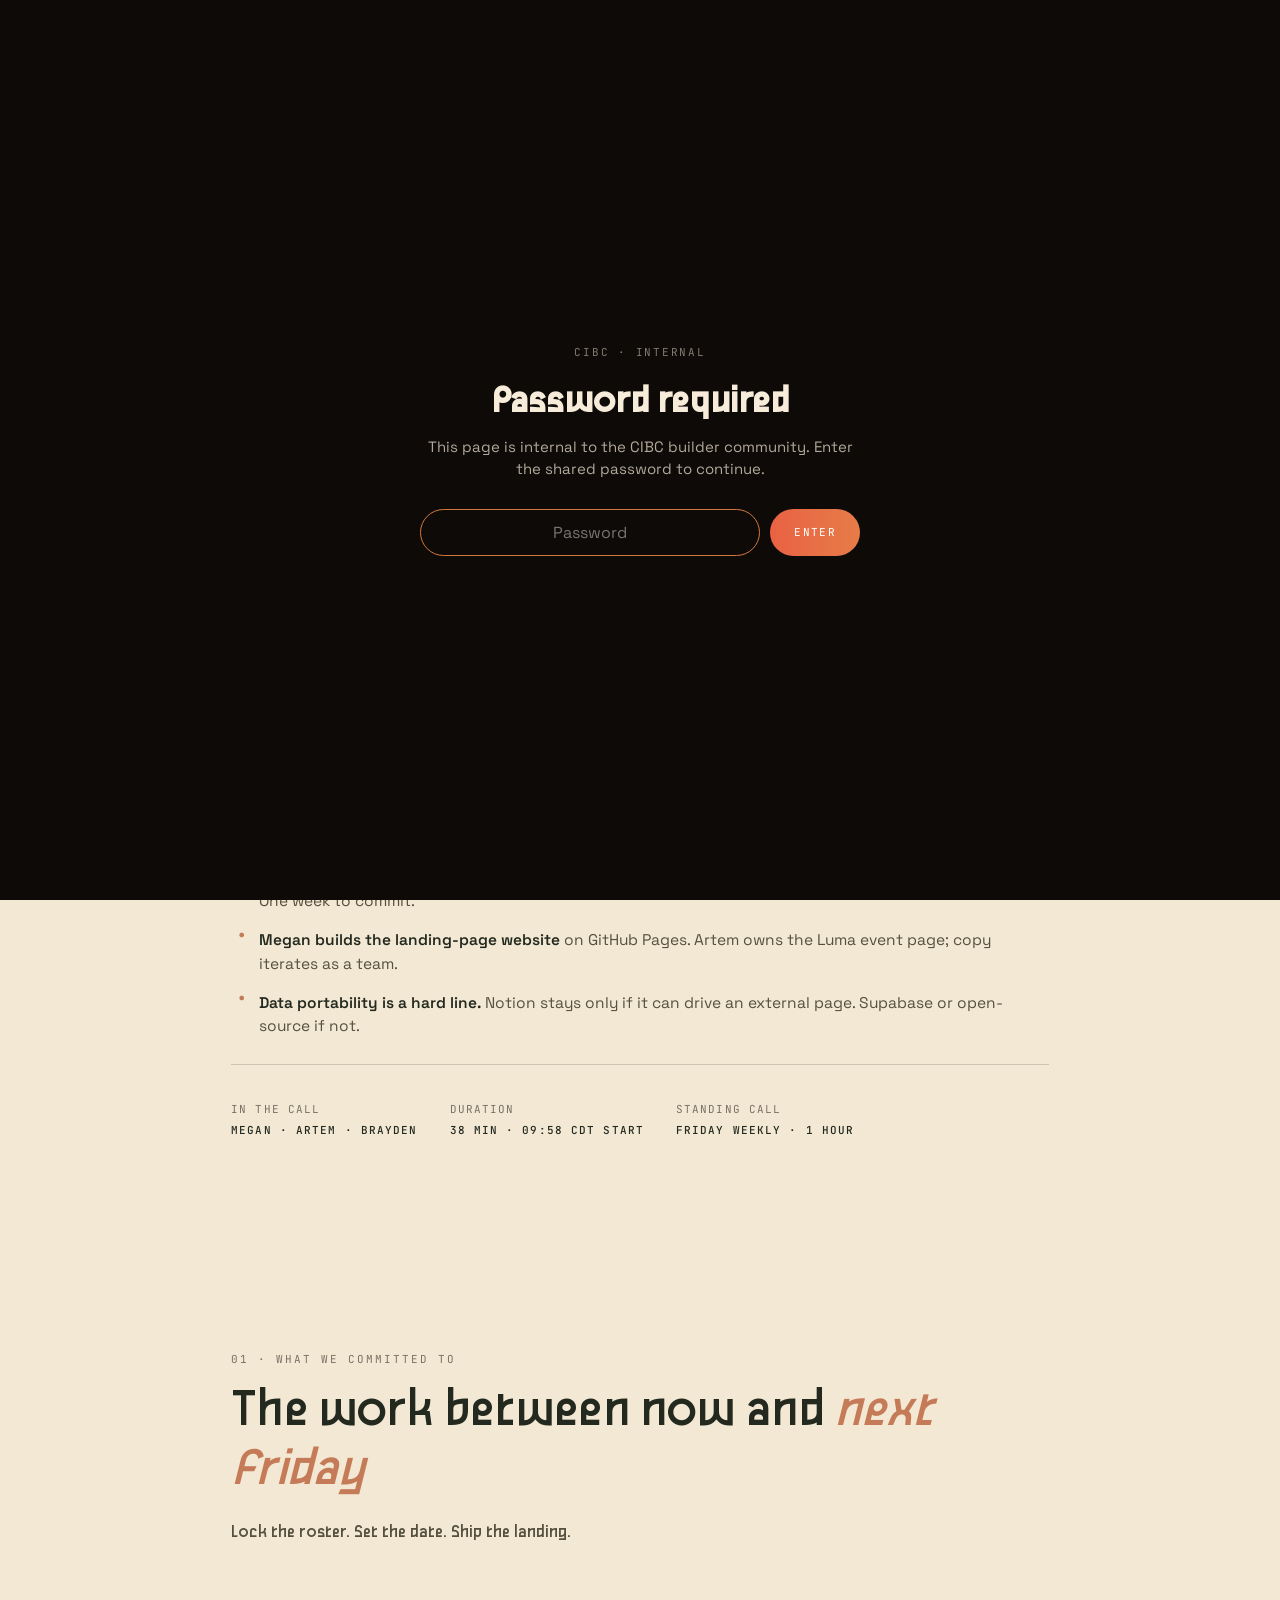
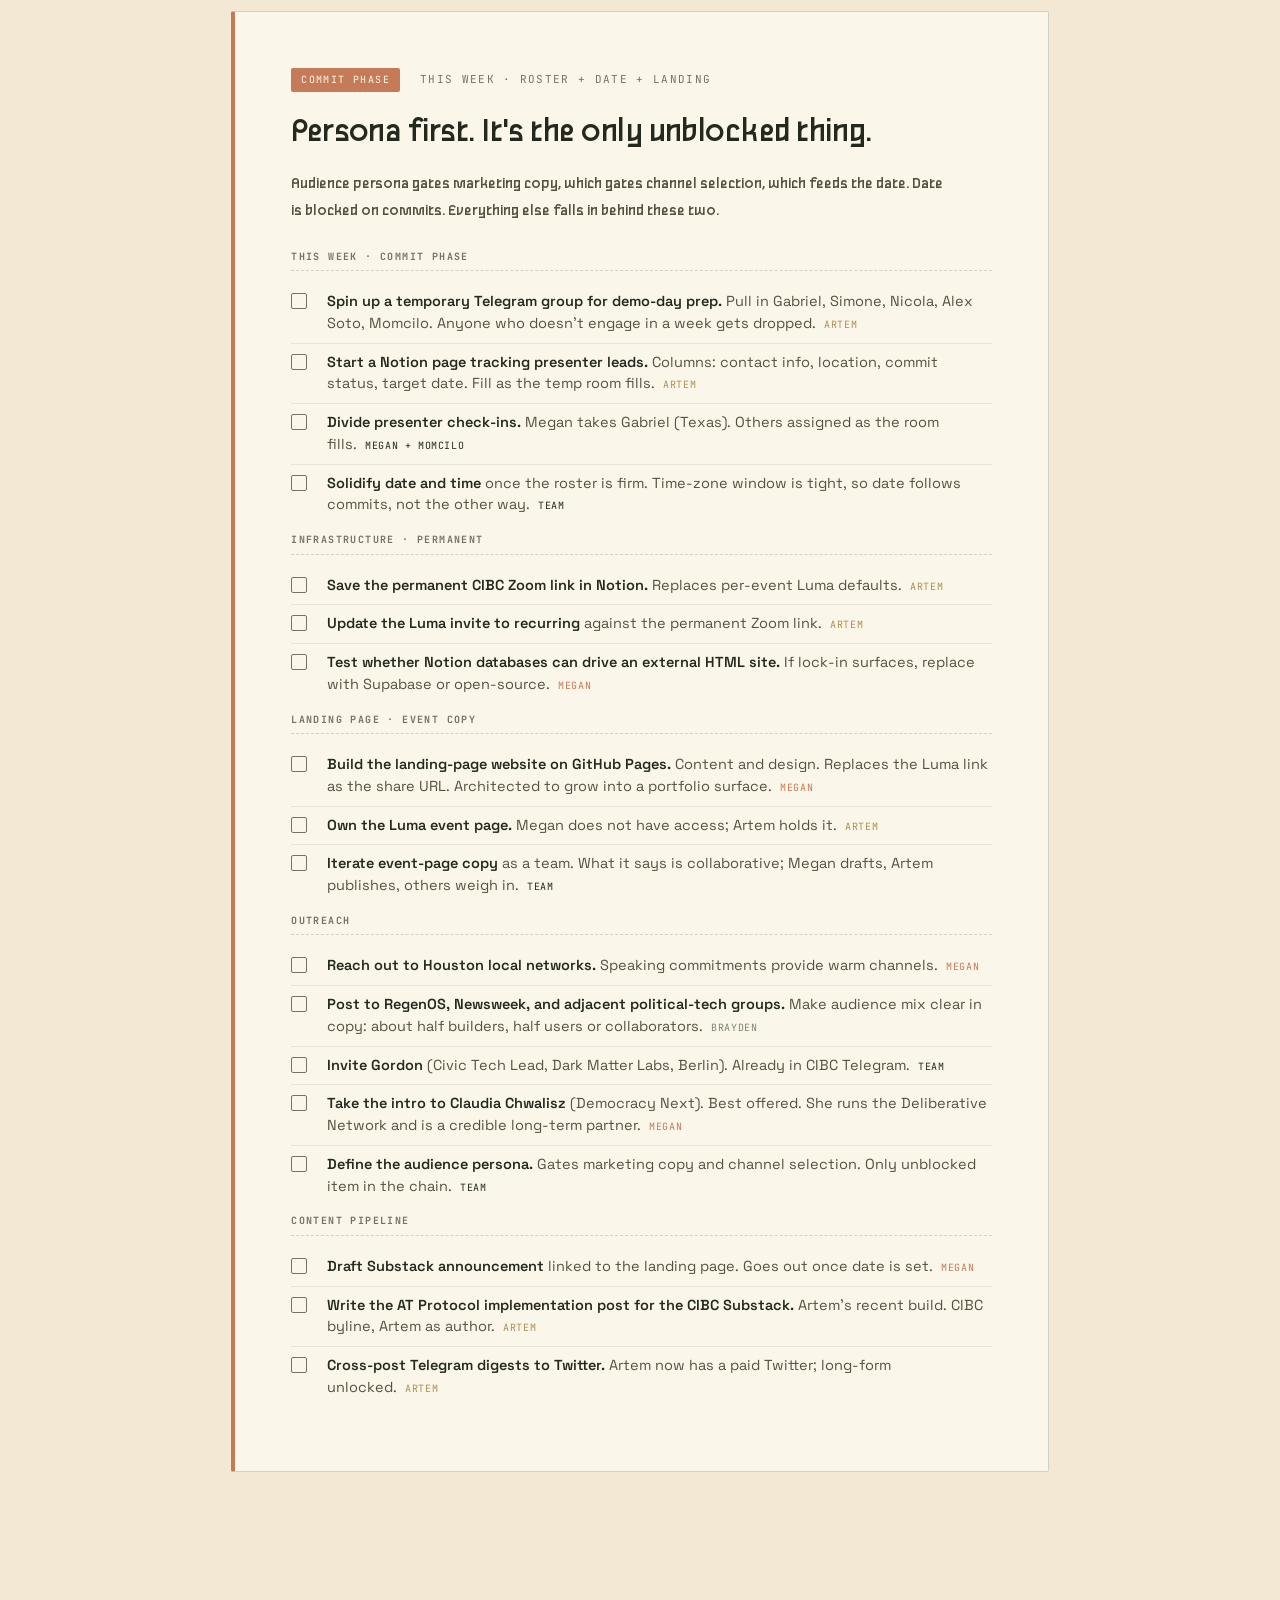
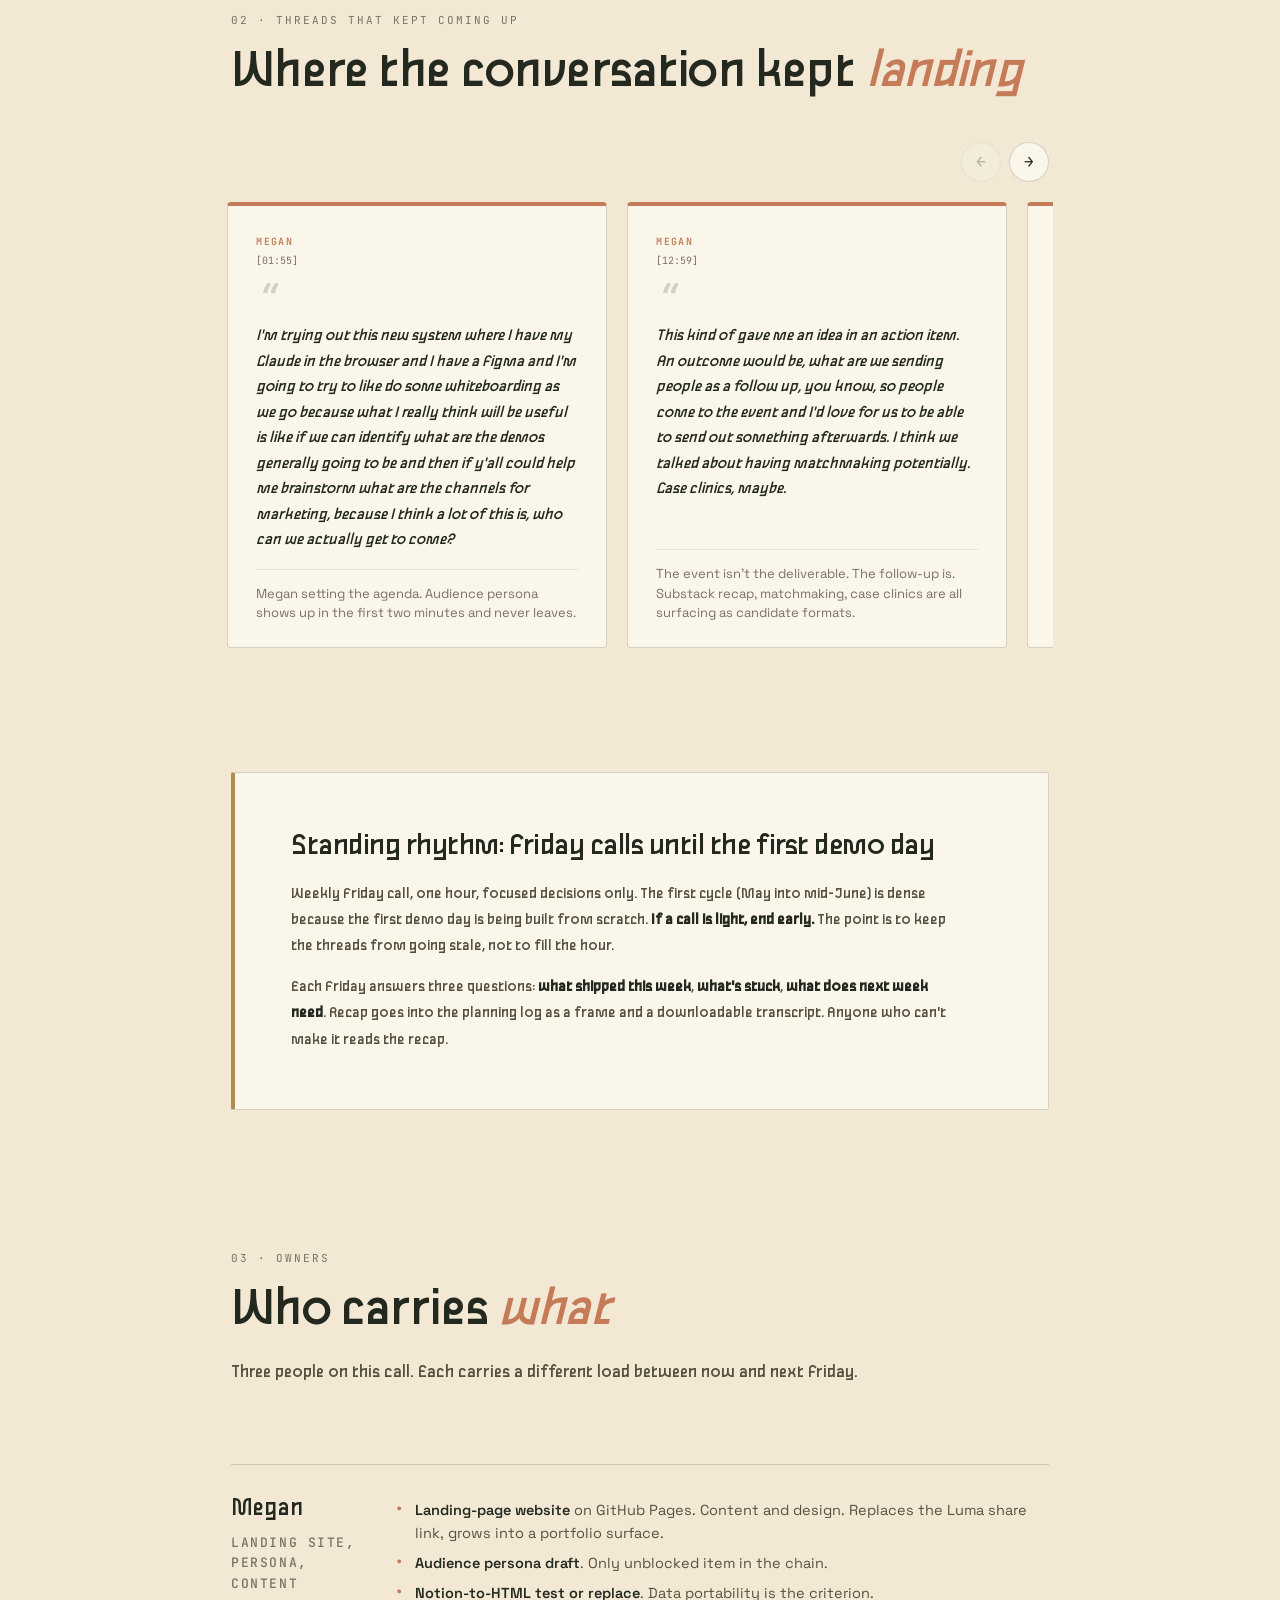
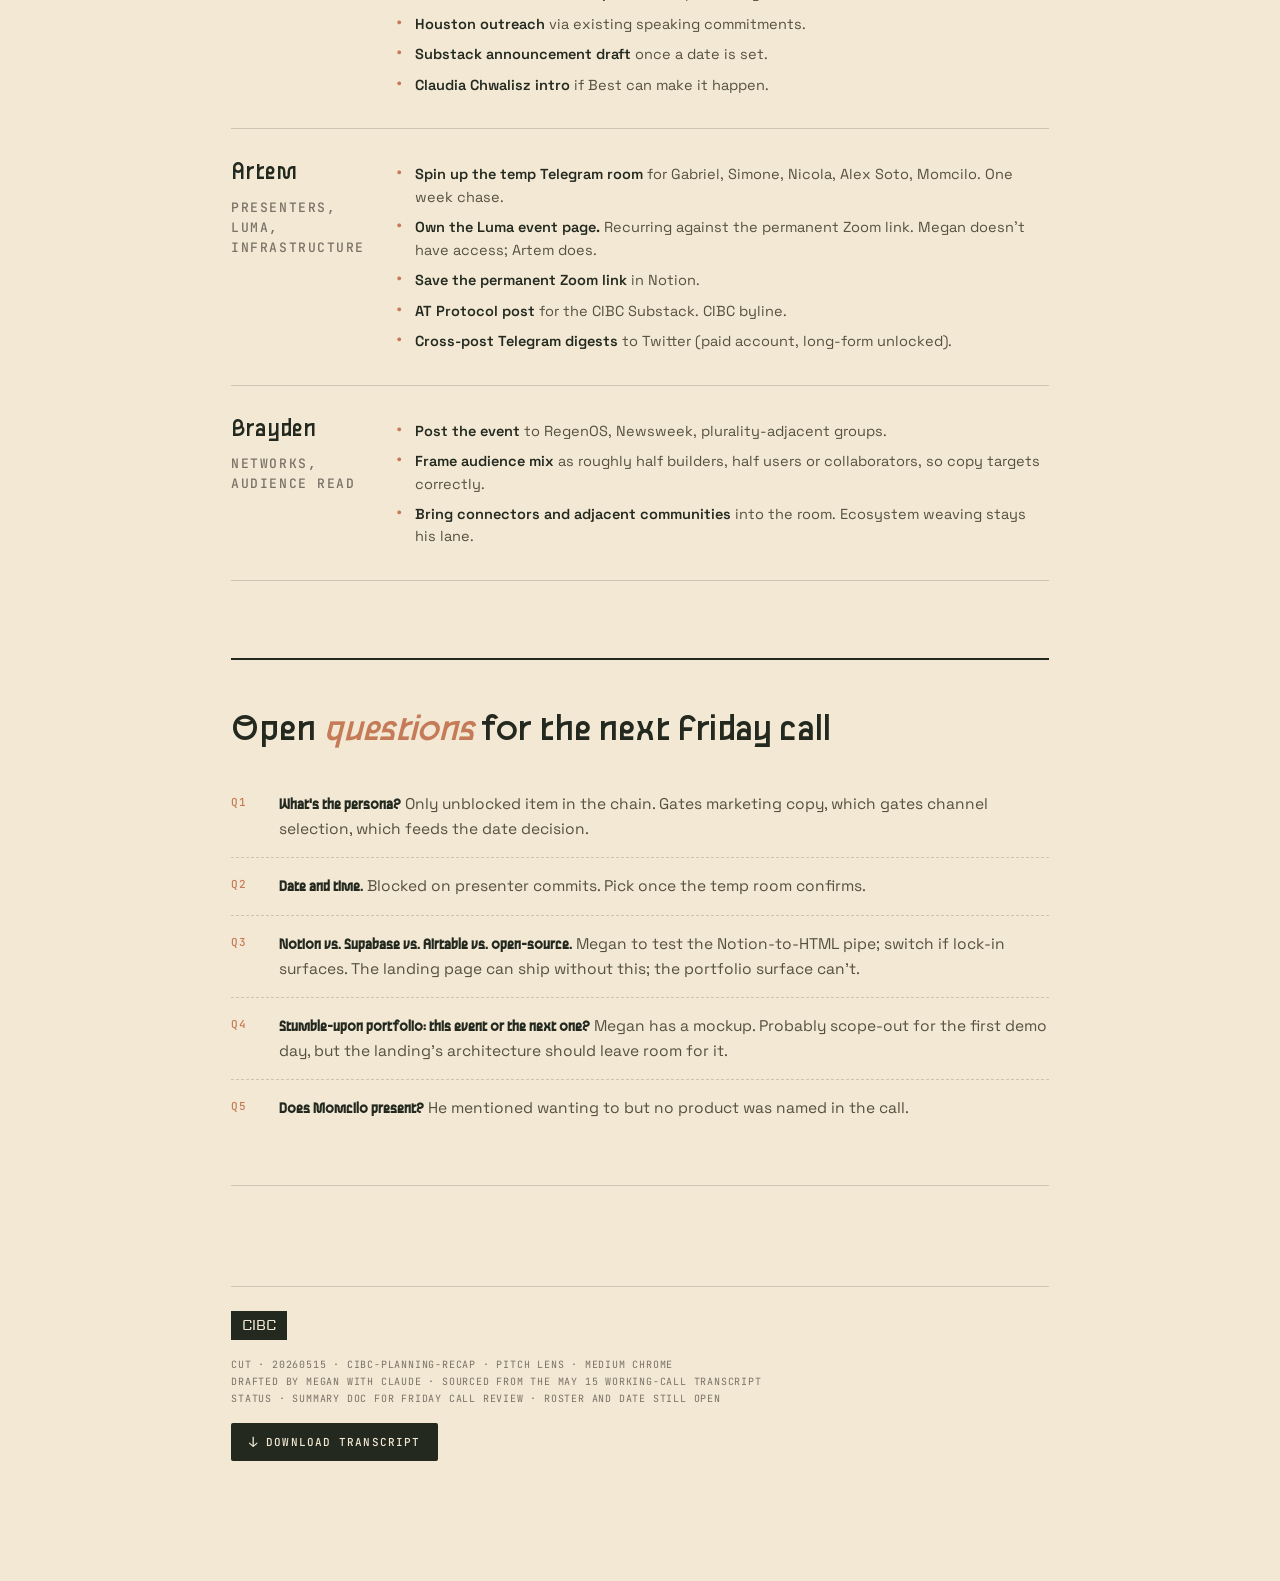
<file: planning-recap-2026-05-15.html>
<!DOCTYPE html>
<html lang="en">
<head>
<meta charset="UTF-8">
<link rel="icon" href="assets/favicon.svg" type="image/svg+xml">
<meta name="viewport" content="width=device-width, initial-scale=1.0">
<title>CIBC Demo Days · May 15 Recap</title>
<link rel="preconnect" href="https://fonts.googleapis.com">
<link rel="preconnect" href="https://fonts.gstatic.com" crossorigin>
<link href="https://fonts.googleapis.com/css2?family=Crete+Round:ital@0;1&family=IBM+Plex+Sans:wght@400;500;600;700&family=IBM+Plex+Mono:wght@400;500&family=Caveat:wght@500;600;700&family=Press+Start+2P&display=swap" rel="stylesheet">
<link rel="stylesheet" href="theme.css">
<style>
  
  * { box-sizing: border-box; margin: 0; padding: 0; }
    html { background: var(--bg-warm-2); min-height: 100vh; }
  html, body {
    background: var(--bg);
    color: var(--ink);
    font-family: var(--sans);
    font-size: 16px;
    line-height: 1.55;
    -webkit-font-smoothing: antialiased;
    text-rendering: optimizeLegibility;
  }
  ::selection { background: var(--terra); color: var(--bg); }

  .page {
    max-width: 920px;
    margin: 0 auto;
    padding: 0 clamp(20px, 4vw, 56px) 0;
  }

  .topbar {
    border-bottom: 1px solid var(--rule);
    padding: 18px 0;
    display: flex;
    justify-content: space-between;
    align-items: center;
    gap: 24px;
    flex-wrap: wrap;
  }
  .topbar-meta {
    font-family: var(--mono);
    font-size: 11px;
    letter-spacing: 0.08em;
    text-transform: uppercase;
    color: var(--ink-muted);
    display: flex;
    gap: 18px;
    align-items: center;
    flex-wrap: wrap;
  }
  .topbar-meta .stamp { color: var(--terra); font-weight: 500; }
  .topbar-meta .stamp::before { content: "● "; }
  .download-btn {
    background: var(--ink);
    color: var(--bg);
    border: none;
    padding: 10px 18px;
    font-family: var(--mono);
    font-size: 11px;
    letter-spacing: 0.1em;
    text-transform: uppercase;
    font-weight: 500;
    cursor: pointer;
    border-radius: 2px;
    transition: background 150ms ease, transform 150ms ease;
    display: inline-flex;
    align-items: center;
    gap: 8px;
  }
  .download-btn:hover { background: var(--terra); }
  .download-btn:active { transform: translateY(1px); }
  .download-btn::before { content: "↓"; font-size: 14px; font-weight: 600; }

  .masthead { padding: clamp(56px, 10vw, 120px) 0 clamp(36px, 6vw, 72px); }
  .hero-eyebrow {
    font-family: var(--mono);
    font-size: 12px;
    letter-spacing: 0.16em;
    text-transform: uppercase;
    color: var(--terra);
    margin-bottom: 28px;
    display: flex;
    gap: 10px;
    align-items: center;
  }
  .hero-eyebrow .dash { width: 36px; height: 1px; background: var(--terra); }
  .masthead h1 {
    font-family: var(--serif);
    font-size: clamp(44px, 8vw, 96px);
    font-weight: 500;
    line-height: 0.96;
    letter-spacing: -0.02em;
    margin-bottom: 32px;
    color: var(--ink);
    font-variation-settings: "opsz" 144, "SOFT" 30;
  }
  .masthead h1 em {
    font-style: italic;
    font-weight: 400;
    color: var(--terra);
    font-variation-settings: "opsz" 144, "SOFT" 100;
  }
  .hero-deck {
    font-family: var(--serif);
    font-size: clamp(18px, 2.2vw, 22px);
    line-height: 1.5;
    color: var(--ink-soft);
    max-width: 64ch;
    margin-bottom: 28px;
    font-weight: 400;
    font-variation-settings: "opsz" 36;
  }
  .hero-bullets {
    list-style: none;
    margin-bottom: 36px;
    border-top: 1px solid var(--rule);
    border-bottom: 1px solid var(--rule);
    padding: 18px 0;
  }
  .hero-bullets li {
    font-family: var(--sans);
    font-size: 15.5px;
    line-height: 1.5;
    color: var(--ink-soft);
    padding: 8px 0 8px 28px;
    position: relative;
  }
  .hero-bullets li::before {
    content: "·";
    color: var(--terra);
    font-size: 1.6em;
    line-height: 0.7;
    position: absolute;
    left: 8px;
    top: 4px;
    font-weight: bold;
  }
  .hero-bullets li strong { color: var(--ink); font-weight: 600; }
  .hero-meta {
    display: flex;
    gap: 32px;
    flex-wrap: wrap;
    font-family: var(--mono);
    font-size: 11px;
    text-transform: uppercase;
    letter-spacing: 0.1em;
    color: var(--ink-muted);
  }
  .hero-meta dt { color: var(--ink-muted); }
  .hero-meta dd { color: var(--ink); margin-top: 4px; font-weight: 500; }

  .section-head { margin: clamp(80px, 12vw, 140px) 0 36px; }
  .section-head .num {
    font-family: var(--mono);
    font-size: 11px;
    letter-spacing: 0.18em;
    text-transform: uppercase;
    color: var(--ink-muted);
    margin-bottom: 14px;
  }
  .section-head h2 {
    font-family: var(--serif);
    font-size: clamp(32px, 5vw, 56px);
    font-weight: 500;
    line-height: 1.05;
    letter-spacing: -0.015em;
    color: var(--ink);
    font-variation-settings: "opsz" 96;
  }
  .section-head h2 em { font-style: italic; font-weight: 400; color: var(--terra); }
  .section-deck {
    font-family: var(--serif);
    font-size: clamp(17px, 2vw, 19px);
    line-height: 1.55;
    color: var(--ink-soft);
    max-width: 60ch;
    margin-top: 18px;
    font-variation-settings: "opsz" 24;
  }

  .ddz {
    margin: clamp(40px, 6vw, 64px) 0;
    padding: clamp(36px, 5vw, 56px);
    background: var(--bg-card);
    border: 1px solid var(--rule);
    border-left: 4px solid var(--terra);
    border-radius: 2px;
  }
  .ddz-meta { display: flex; gap: 20px; flex-wrap: wrap; margin-bottom: 20px; align-items: baseline; }
  .ddz-pill {
    background: var(--terra);
    color: var(--bg);
    font-family: var(--mono);
    font-size: 10px;
    letter-spacing: 0.14em;
    text-transform: uppercase;
    padding: 4px 10px;
    border-radius: 2px;
    font-weight: 500;
  }
  .ddz-when {
    font-family: var(--mono);
    font-size: 11px;
    letter-spacing: 0.12em;
    text-transform: uppercase;
    color: var(--ink-muted);
  }
  .ddz h3 {
    font-family: var(--serif);
    font-size: clamp(26px, 3.5vw, 36px);
    font-weight: 500;
    line-height: 1.12;
    letter-spacing: -0.015em;
    margin-bottom: 18px;
    color: var(--ink);
    font-variation-settings: "opsz" 72, "SOFT" 50;
  }
  .ddz h3 em { font-style: italic; color: var(--terra); font-weight: 400; }
  .ddz-deck {
    font-family: var(--serif);
    font-size: 17px;
    line-height: 1.6;
    color: var(--ink-soft);
    margin-bottom: 24px;
    max-width: 60ch;
    font-variation-settings: "opsz" 24;
  }

  .todo-block { margin-bottom: 8px; }
  .todo-block h4 {
    font-family: var(--mono);
    font-size: 10px;
    letter-spacing: 0.14em;
    text-transform: uppercase;
    color: var(--ink-muted);
    margin-bottom: 12px;
    padding-bottom: 6px;
    border-bottom: 1px dashed var(--rule);
  }
  .todo {
    display: grid;
    grid-template-columns: 24px 1fr;
    gap: 12px;
    padding: 8px 0;
    border-bottom: 1px solid var(--rule-soft);
    align-items: start;
  }
  .todo:last-child { border-bottom: none; }
  .todo-mark {
    width: 16px;
    height: 16px;
    border: 1.5px solid var(--ink-muted);
    border-radius: 2px;
    margin-top: 2px;
    background: transparent;
  }
  .todo-text { font-family: var(--sans); font-size: 14.5px; line-height: 1.5; color: var(--ink-soft); }
  .todo-text strong { color: var(--ink); font-weight: 600; }
  .todo-owner {
    font-family: var(--mono);
    font-size: 10px;
    letter-spacing: 0.06em;
    text-transform: uppercase;
    color: var(--ink-muted);
    margin-left: 8px;
  }
  .todo-owner.megan { color: var(--terra); }
  .todo-owner.artem { color: var(--gold); }
  .todo-owner.brayden { color: var(--moss); }
  .todo-owner.momcilo { color: var(--indigo); }
  .todo-owner.team { color: var(--ink); }

  .carousel-wrap {
    margin: clamp(24px, 4vw, 40px) calc(-1 * clamp(20px, 4vw, 56px)) 24px;
    padding: 0 clamp(20px, 4vw, 56px);
    position: relative;
  }
  .carousel-controls { display: flex; gap: 8px; justify-content: flex-end; margin-bottom: 16px; }
  .carousel-btn {
    width: 40px;
    height: 40px;
    border-radius: 50%;
    border: 1px solid var(--rule);
    background: var(--bg-card);
    color: var(--ink);
    cursor: pointer;
    font-size: 16px;
    display: flex;
    align-items: center;
    justify-content: center;
    transition: all 150ms ease;
    font-family: var(--mono);
  }
  .carousel-btn:hover { background: var(--ink); color: var(--bg); border-color: var(--ink); }
  .carousel-btn:disabled { opacity: 0.3; cursor: not-allowed; }
  .carousel-btn:disabled:hover { background: var(--bg-card); color: var(--ink); border-color: var(--rule); }
  .carousel {
    display: flex;
    gap: 20px;
    overflow-x: auto;
    scroll-snap-type: x mandatory;
    scroll-behavior: smooth;
    scrollbar-width: thin;
    scrollbar-color: var(--rule) transparent;
    padding: 4px 4px 24px;
    margin: 0 -4px;
  }
  .carousel::-webkit-scrollbar { height: 6px; }
  .carousel::-webkit-scrollbar-track { background: transparent; }
  .carousel::-webkit-scrollbar-thumb { background: var(--rule); border-radius: 3px; }
  .quote-card {
    flex-shrink: 0;
    width: clamp(280px, 80vw, 380px);
    scroll-snap-align: start;
    background: var(--bg-card);
    border: 1px solid var(--rule);
    border-radius: 4px;
    padding: 28px 28px 24px;
    display: flex;
    flex-direction: column;
    position: relative;
    border-top-width: 4px;
  }
  .quote-card.s-brayden { border-top-color: var(--moss); }
  .quote-card.s-megan { border-top-color: var(--terra); }
  .quote-card.s-artem { border-top-color: var(--gold); }
  .quote-speaker {
    font-family: var(--mono);
    font-size: 10px;
    letter-spacing: 0.14em;
    text-transform: uppercase;
    margin-bottom: 4px;
    font-weight: 600;
  }
  .quote-card.s-brayden .quote-speaker { color: var(--moss); }
  .quote-card.s-megan .quote-speaker { color: var(--terra); }
  .quote-card.s-artem .quote-speaker { color: var(--gold); }
  .quote-stamp { font-family: var(--mono); font-size: 10px; color: var(--ink-muted); margin-bottom: 18px; }
  .quote-text {
    font-family: var(--serif);
    font-size: 17px;
    line-height: 1.5;
    color: var(--ink);
    font-style: italic;
    font-variation-settings: "opsz" 28, "SOFT" 100;
    margin-bottom: 16px;
    flex: 1;
  }
  .quote-text::before {
    content: "\201C";
    font-family: var(--serif);
    font-size: 48px;
    line-height: 0.6;
    color: var(--rule);
    display: block;
    margin-bottom: 8px;
    font-variation-settings: "opsz" 144;
  }
  .quote-context {
    font-family: var(--sans);
    font-size: 13px;
    line-height: 1.5;
    color: var(--ink-muted);
    border-top: 1px solid var(--rule-soft);
    padding-top: 14px;
  }

  .rhythm {
    margin: clamp(60px, 8vw, 100px) 0 clamp(40px, 6vw, 64px);
    padding: clamp(36px, 5vw, 56px);
    background: var(--bg-card);
    border: 1px solid var(--rule);
    border-left: 4px solid var(--gold);
    border-radius: 2px;
  }
  .rhythm h3 {
    font-family: var(--serif);
    font-size: clamp(24px, 3.2vw, 32px);
    font-weight: 500;
    line-height: 1.12;
    letter-spacing: -0.015em;
    margin-bottom: 16px;
    color: var(--ink);
    font-variation-settings: "opsz" 72;
  }
  .rhythm p {
    font-family: var(--serif);
    font-size: 16.5px;
    line-height: 1.6;
    color: var(--ink-soft);
    margin-bottom: 14px;
    max-width: 60ch;
  }
  .rhythm p:last-child { margin-bottom: 0; }
  .rhythm strong { color: var(--ink); }

  .owners { margin: clamp(40px, 6vw, 80px) 0; }
  .owner-row {
    display: grid;
    grid-template-columns: minmax(120px, 0.6fr) 3fr;
    gap: clamp(20px, 3vw, 36px);
    padding: 24px 0;
    border-bottom: 1px solid var(--rule);
    align-items: baseline;
  }
  .owner-row:first-child { border-top: 1px solid var(--rule); }
  .owner-name {
    font-family: var(--serif);
    font-size: clamp(20px, 2.4vw, 26px);
    font-weight: 500;
    color: var(--ink);
    font-variation-settings: "opsz" 36;
  }
  .owner-name em {
    font-family: var(--mono);
    font-size: 0.5em;
    text-transform: uppercase;
    letter-spacing: 0.12em;
    color: var(--ink-muted);
    font-style: normal;
    display: block;
    margin-top: 4px;
  }
  .owner-list { list-style: none; }
  .owner-list li {
    font-family: var(--sans);
    font-size: 14.5px;
    line-height: 1.55;
    color: var(--ink-soft);
    padding-left: 18px;
    position: relative;
    margin-bottom: 8px;
  }
  .owner-list li::before {
    content: "·";
    position: absolute;
    left: 0;
    color: var(--terra);
    font-weight: bold;
    font-size: 1.4em;
    line-height: 0.8;
  }
  .owner-list li strong { color: var(--ink); font-weight: 600; }

  .open-q {
    margin: clamp(40px, 6vw, 80px) 0;
    padding: clamp(32px, 5vw, 48px) 0;
    border-top: 2px solid var(--ink);
    border-bottom: 1px solid var(--rule);
  }
  .open-q h3 {
    font-family: var(--serif);
    font-size: clamp(28px, 4vw, 40px);
    font-weight: 500;
    margin-bottom: 24px;
    line-height: 1.1;
    letter-spacing: -0.015em;
    color: var(--ink);
    font-variation-settings: "opsz" 72;
  }
  .open-q h3 em { font-style: italic; color: var(--terra); }
  .open-q ol { list-style: none; counter-reset: q; }
  .open-q li {
    counter-increment: q;
    padding: 16px 0;
    padding-left: 48px;
    position: relative;
    border-bottom: 1px dashed var(--rule);
    font-family: var(--sans);
    font-size: 15.5px;
    line-height: 1.55;
    color: var(--ink-soft);
  }
  .open-q li:last-child { border-bottom: none; }
  .open-q li::before {
    content: "Q" counter(q);
    position: absolute;
    left: 0;
    top: 18px;
    font-family: var(--mono);
    font-size: 11px;
    letter-spacing: 0.1em;
    color: var(--terra);
    font-weight: 500;
  }
  .open-q li strong { color: var(--ink); font-weight: 600; font-family: var(--serif); font-variation-settings: "opsz" 18; }

  .colophon {
    margin-top: clamp(60px, 8vw, 100px);
    padding-top: 24px;
    border-top: 1px solid var(--rule);
    font-family: var(--mono);
    font-size: 10px;
    letter-spacing: 0.08em;
    text-transform: uppercase;
    color: var(--ink-muted);
    line-height: 1.7;
  }
  .colophon a { color: var(--ink-soft); text-decoration: underline; text-decoration-color: var(--rule); }
  .colophon a:hover { color: var(--terra); text-decoration-color: var(--terra); }
  .colophon .footer-brand { text-decoration: none; display: inline-block; margin-bottom: 16px; }
  .colophon .footer-brand-mark {
    font-family: 'Aldrich', monospace;
    font-size: 14px;
    line-height: 1;
    background: var(--ink);
    color: var(--bg);
    padding: 8px 11px 7px;
    border-radius: 0;
    display: inline-block;
    letter-spacing: 0;
    text-transform: none;
  }
  .colophon-actions { display: flex; gap: 12px; margin-top: 16px; flex-wrap: wrap; }

  @media (max-width: 700px) {
    .hero-meta { gap: 18px; }
    .topbar-meta { font-size: 10px; gap: 12px; }
    .quote-card { width: clamp(260px, 85vw, 340px); }
  }

  /* --- Cuts Audio Player v1.2 --- */
  body:has(.audio-bar) { padding-bottom: 120px; }
  html:has(.audio-bar) { scroll-padding-bottom: 120px; }
  .audio-bar {
    margin: 22px 0 22px;
    padding: 14px 16px;
    background: var(--paper-deep, #efe7d3);
    border: 1px solid var(--rule, #d6cdb8);
    border-radius: 10px;
  }
  .audio-bar .player-row { display: flex; align-items: center; gap: 10px; width: 100%; }
  .audio-bar .player-row + .player-row { margin-top: 10px; }
  .audio-bar .slider-row { gap: 12px; }
  .audio-bar .button-row { justify-content: center; gap: 12px; flex-wrap: wrap; row-gap: 10px; }
  .audio-bar .play-btn,
  .audio-bar .nav-btn {
    background: var(--ink, #1c1813);
    color: var(--paper, #f6f1e6);
    border: none;
    border-radius: 50%;
    cursor: pointer;
    -webkit-appearance: none;
    display: inline-flex;
    align-items: center;
    justify-content: center;
    padding: 0;
    box-shadow: 0 1px 3px rgba(0,0,0,0.15);
    line-height: 1;
    font-family: -apple-system, BlinkMacSystemFont, 'Inter', sans-serif;
    transition: transform 0.1s, background 0.15s;
  }
  .audio-bar .play-btn { width: 56px; height: 56px; min-width: 56px; font-size: 20px; }
  .audio-bar .nav-btn { width: 44px; height: 44px; min-width: 44px; font-size: 14px; background: var(--ink-soft, #524b40); }
  .audio-bar .nav-btn:hover { background: var(--ink, #1c1813); }
  .audio-bar .play-btn:hover { background: var(--accent, #3c5a3a); }
  .audio-bar .play-btn:active,
  .audio-bar .nav-btn:active { transform: scale(0.94); }
  .audio-bar .play-btn:focus-visible,
  .audio-bar .nav-btn:focus-visible { outline: 2px solid var(--accent, #3c5a3a); outline-offset: 2px; }
  .audio-bar .play-btn .icon-pause { display: none; }
  .audio-bar .play-btn[data-playing="true"] .icon-play { display: none; }
  .audio-bar .play-btn[data-playing="true"] .icon-pause { display: inline; }
  .audio-bar .speed-pill {
    background: transparent;
    border: 1px solid var(--rule, #d6cdb8);
    color: var(--ink, #1c1813);
    border-radius: 16px;
    cursor: pointer;
    font-family: -apple-system, BlinkMacSystemFont, 'Inter', sans-serif;
    font-size: 13px;
    font-weight: 600;
    padding: 6px 10px;
    min-width: 50px;
    min-height: 32px;
    -webkit-appearance: none;
    transition: background 0.15s, color 0.15s;
    font-variant-numeric: tabular-nums;
  }
  .audio-bar .speed-pill:hover { background: var(--ink, #1c1813); color: var(--paper, #f6f1e6); border-color: var(--ink, #1c1813); }
  .audio-bar .speed-pill:active { transform: scale(0.95); }
  .audio-bar .progress {
    flex: 1 1 auto;
    -webkit-appearance: none;
    appearance: none;
    height: 6px;
    background: transparent;
    cursor: pointer;
    margin: 0;
    padding: 12px 0;
    min-width: 0;
  }
  .audio-bar .progress::-webkit-slider-runnable-track {
    height: 6px;
    background: linear-gradient(to right, var(--accent, #3c5a3a) 0%, var(--accent, #3c5a3a) var(--p, 0%), var(--rule, #d6cdb8) var(--p, 0%), var(--rule, #d6cdb8) 100%);
    border-radius: 3px;
  }
  .audio-bar .progress::-moz-range-track { height: 6px; background: var(--rule, #d6cdb8); border-radius: 3px; }
  .audio-bar .progress::-moz-range-progress { height: 6px; background: var(--accent, #3c5a3a); border-radius: 3px; }
  .audio-bar .progress::-webkit-slider-thumb {
    -webkit-appearance: none;
    appearance: none;
    width: 18px;
    height: 18px;
    border-radius: 50%;
    background: var(--ink, #1c1813);
    margin-top: -6px;
    cursor: pointer;
    box-shadow: 0 1px 3px rgba(0,0,0,0.25);
  }
  .audio-bar .progress::-moz-range-thumb {
    width: 18px;
    height: 18px;
    border-radius: 50%;
    background: var(--ink, #1c1813);
    border: none;
    cursor: pointer;
    box-shadow: 0 1px 3px rgba(0,0,0,0.25);
  }
  .audio-bar .time {
    font-variant-numeric: tabular-nums;
    font-size: 12px;
    color: var(--ink-soft, #524b40);
    min-width: 44px;
    white-space: nowrap;
    font-family: -apple-system, BlinkMacSystemFont, 'Inter', sans-serif;
  }
  .audio-bar .time-current { text-align: left; }
  .audio-bar .time-remaining { text-align: right; }
  .audio-bar .voice-picker {
    background: var(--paper, #f6f1e6);
    border: 1px solid var(--rule, #d6cdb8);
    color: var(--ink, #1c1813);
    border-radius: 16px;
    padding: 6px 10px;
    font-size: 12px;
    font-weight: 600;
    font-family: -apple-system, BlinkMacSystemFont, 'Inter', sans-serif;
    min-height: 32px;
    max-width: 180px;
    cursor: pointer;
    -webkit-appearance: menulist;
    appearance: menulist;
  }
  .audio-bar-sentinel { height: 1px; margin-bottom: -1px; pointer-events: none; }
  .audio-bar.is-floating {
    position: fixed;
    bottom: 12px;
    left: 12px;
    right: 12px;
    max-width: 720px;
    margin-left: auto;
    margin-right: auto;
    z-index: 50;
    box-shadow: 0 6px 22px rgba(0,0,0,0.18), 0 1px 3px rgba(0,0,0,0.12);
    background: var(--paper, #f6f1e6);
    animation: cuts-player-float-in 0.18s ease-out;
  }
  @keyframes cuts-player-float-in {
    from { transform: translateY(10px); opacity: 0.4; }
    to { transform: translateY(0); opacity: 1; }
  }
  @media (prefers-reduced-motion: reduce) { .audio-bar.is-floating { animation: none; } }
  /* --- end Cuts Audio Player v1.2 --- */

  /* ============ Global nav ============ */
  .global-nav {
    padding: 28px 56px 0;
    display: flex;
    justify-content: space-between;
    align-items: center;
    gap: 14px;
    flex-wrap: nowrap;
    max-width: 1200px;
    margin: 0 auto;
    position: relative;
  }
  .global-nav .gn-brand { text-decoration: none; display: inline-block; flex-shrink: 0; }
  .global-nav .gn-brand-mark {
    font-family: 'Aldrich', monospace;
    font-size: 13px;
    line-height: 1;
    background: var(--ink);
    color: var(--bg);
    padding: 7px 9px 6px;
    border-radius: 0;
    display: inline-block;
    letter-spacing: 0;
  }
  .global-nav .gn-links {
    display: flex; align-items: center;
    gap: 28px;
    flex: 1; justify-content: center;
    min-width: 0; flex-wrap: wrap;
  }
  .global-nav .gn-link {
    font-family: var(--mono);
    font-size: 12px;
    letter-spacing: 0.06em;
    text-transform: uppercase;
    color: var(--ink-soft);
    text-decoration: none;
    padding: 6px 0;
    border-bottom: 1px solid transparent;
    transition: color 150ms, border-color 150ms;
    white-space: nowrap;
  }
  .global-nav .gn-link:hover { color: var(--ink); border-bottom-color: var(--terra); }
  .global-nav .gn-link-current { color: var(--ink); border-bottom-color: var(--terra); }
  .global-nav .gn-cta {
    background: var(--terra);
    color: var(--bg);
    padding: 10px 18px;
    border-radius: 100px;
    font-family: var(--body);
    font-size: 11px;
    text-decoration: none;
    font-weight: 600;
    transition: filter 150ms;
    flex-shrink: 0;
    white-space: nowrap;
  }
  .global-nav .gn-cta:hover { filter: brightness(0.92); }
  .global-nav .gn-toggle {
    display: none; background: none; border: none;
    padding: 8px; margin: 0; cursor: pointer; color: var(--ink);
    flex-shrink: 0; align-items: center; justify-content: center;
  }
  .global-nav .gn-toggle svg { display: block; width: 22px; height: 22px; }
  .global-nav .gn-toggle .icon-close { display: none; }
  .global-nav .gn-toggle[aria-expanded="true"] .icon-open { display: none; }
  .global-nav .gn-toggle[aria-expanded="true"] .icon-close { display: block; }
  @media (max-width: 720px) {
    .global-nav { padding: 20px 24px 0; }
    .global-nav .gn-toggle { display: inline-flex; }
    .global-nav .gn-links {
      position: absolute; top: calc(100% + 8px); left: 24px; right: 24px;
      flex-direction: column; align-items: stretch; gap: 0;
      padding: 8px 18px 12px;
      background: var(--bg-card);
      border: 1px solid var(--rule);
      border-radius: 12px;
      box-shadow: 0 12px 28px rgba(60, 40, 20, 0.10);
      display: none; z-index: 50;
    }
    .global-nav .gn-links.is-open { display: flex; }
    .global-nav .gn-link {
      width: 100%; padding: 14px 0;
      border-bottom: 1px solid var(--rule-soft);
      font-size: 12px; letter-spacing: 0.06em;
    }
    .global-nav .gn-link:last-child { border-bottom: none; }
    .global-nav .gn-link-current { border-bottom-color: var(--rule-soft); }
  }

  /* ============ Breadcrumb ============ */
  .breadcrumb {
    max-width: 1200px;
    margin: 14px auto 0;
    padding: 0 56px;
    font-family: var(--mono);
    font-size: 11px;
    letter-spacing: 0.08em;
    text-transform: uppercase;
  }
  .breadcrumb ol { list-style: none; display: flex; flex-wrap: wrap; gap: 8px; margin: 0; padding: 0; }
  .breadcrumb li { display: flex; align-items: center; gap: 8px; }
  .breadcrumb li:not(:last-child)::after { content: '/'; color: var(--rule); }
  .breadcrumb a {
    color: var(--terra);
    text-decoration: none;
    border-bottom: 1px solid var(--terra-soft);
    padding-bottom: 1px;
    transition: color 150ms, border-color 150ms;
  }
  .breadcrumb a:hover { color: var(--terra); border-bottom-color: var(--terra); }
  .breadcrumb [aria-current="page"] { color: var(--ink); }
  @media (max-width: 720px) {
    .breadcrumb { padding: 0 24px; font-size: 10px; letter-spacing: 0.06em; }
  }

  /* hide legacy .global-nav in favor of new .nav component */
  .global-nav { display: none !important; }

/* ============ NAV COMPONENT ============
     Full-bleed cream bar with a Field atmosphere layer behind the content.
     Active-state underline extends to the very bottom of the bar.
     Structure: .nav (full-width, cream) > [canvas, field-veil, .nav-inner > brand/links/cta] */
  .nav {
    position: sticky;
    top: 0;
    z-index: 100;
    margin-left: calc(-50vw + 50%);
    margin-right: calc(-50vw + 50%);
    width: 100vw;
    background: var(--bg-warm);
    overflow: hidden;
    isolation: isolate;
  }
  .nav .field-canvas {
    position: absolute;
    inset: 0;
    width: 100%;
    height: 100%;
    display: block;
    pointer-events: none;
    z-index: 0;
  }
  .nav .field-veil {
    position: absolute;
    inset: 0;
    pointer-events: none;
    background: rgba(246, 236, 217, 0.11);
    backdrop-filter: blur(1.5px) saturate(1.03);
    -webkit-backdrop-filter: blur(1.5px) saturate(1.03);
    z-index: 1;
  }
  .nav-inner {
    position: relative;
    z-index: 2;
    max-width: none;
    margin: 0;
    padding: 0 24px 0 16px;
    display: flex;
    justify-content: space-between;
    align-items: stretch;
    gap: 14px;
    min-height: 0;
  }
  .nav-cta { flex-shrink: 0; white-space: nowrap; align-self: center; }
  .brand {
    align-self: stretch;
    margin-left: -16px;
    display: flex;
    align-items: stretch;
    color: var(--ink);
    text-decoration: none;
    flex-shrink: 0;
  }
  .brand .brand-mark {
    font-family: var(--pixel);
    font-size: 15px;
    line-height: 1;
    background: var(--ink);
    color: var(--paper-white);
    padding: 0 16px 0 24px;
    border-radius: 0;
    display: flex;
    align-items: center;
    letter-spacing: 0;
  }
  .brand em {
    font-family: var(--serif);
    font-style: normal;
    color: var(--ink);
    font-weight: 700;
    font-size: 20px;
    line-height: 1;
    letter-spacing: -0.015em;
    font-variation-settings: "opsz" 24, "SOFT" 30;
  }
  .nav-cta {
    background: var(--gradient-primary);
    color: var(--bg-warm);
    padding: 11px 22px;
    border-radius: 100px;
    font-family: var(--mono);
    font-size: 11px;
    letter-spacing: 0.12em;
    text-transform: uppercase;
    text-decoration: none;
    font-weight: 500;
    transition: filter 150ms;
  }
  .nav-cta:hover { filter: brightness(0.92); }
  .nav-links {
    display: flex;
    align-items: stretch;
    gap: 16px;
    flex: 1;
    justify-content: center;
    min-width: 0;
    flex-wrap: wrap;
    align-self: stretch;
  }
  .nav-link {
    font-family: var(--mono);
    font-size: 12px;
    letter-spacing: 0.06em;
    text-transform: uppercase;
    color: var(--ink-soft);
    text-decoration: none;
    padding: 16px 16px;
    border-bottom: 3px solid transparent;
    transition: color 150ms, border-color 150ms;
    white-space: nowrap;
    display: inline-flex;
    align-items: center;
  }
  .nav-link:hover { color: var(--ink); border-bottom-color: var(--accent); }
  .nav-link-current {
    color: var(--accent-deep);
    border-bottom-color: var(--accent);
  }
  /* Hamburger toggle (mobile only) · .nav itself stays sticky (set above) */
  .nav-toggle {
    display: none;
    background: none;
    border: none;
    padding: 8px;
    margin: 0;
    cursor: pointer;
    color: var(--ink);
    flex-shrink: 0;
    align-items: center;
    justify-content: center;
  }
  .nav-toggle svg { display: block; width: 22px; height: 22px; }
  .nav-toggle .icon-close { display: none; }
  .nav-toggle[aria-expanded="true"] .icon-open { display: none; }
  .nav-toggle[aria-expanded="true"] .icon-close { display: block; }
  @media (max-width: 720px) {
    .nav-toggle { display: inline-flex; }
    .nav-links {
      position: fixed;
      top: 40px;
      left: 0;
      right: 0;
      flex-direction: column;
      align-items: stretch;
      gap: 0;
      padding: 8px 24px 12px;
      background: var(--paper-white);
      border: 1px solid var(--rule);
      border-radius: 12px;
      box-shadow: 0 12px 28px rgba(60, 40, 20, 0.10);
      display: none;
      z-index: 50;
    }
    .nav-links.is-open { display: flex; }
    .nav-link {
      width: 100%;
      padding: 14px 0;
      border-bottom: 1px solid var(--rule-soft);
      font-size: 12px;
      letter-spacing: 0.06em;
    }
    .nav-link:last-child { border-bottom: none; }
    .nav-link-current { border-bottom-color: var(--rule-soft); }
  }

</style>
</head>
<body>
<!-- ===== PASSWORD GATE · client-side barrier, not real security =====
     The page contains internal strategic notes and names that aren't
     for the open web. Anyone with devtools can bypass this gate by
     reading the source; treat it as a "don't accidentally land here"
     speed bump, not as access control. -->
<div id="pw-gate" role="dialog" aria-modal="true" aria-labelledby="pw-title">
  <div class="pw-inner">
    <p class="pw-eyebrow">CIBC · internal</p>
    <h1 id="pw-title" class="pw-title">Password required</h1>
    <p class="pw-deck">This page is internal to the CIBC builder community. Enter the shared password to continue.</p>
    <form class="pw-form" id="pw-form" autocomplete="off">
      <input id="pw-input" type="password" placeholder="Password" autocomplete="off" autocapitalize="off" spellcheck="false" aria-label="Password">
      <button type="submit" class="pw-submit">Enter</button>
    </form>
    <p id="pw-error" class="pw-error" hidden>That's not it. Try again.</p>
  </div>
</div>
<style>
  #pw-gate {
    position: fixed; inset: 0;
    z-index: 9999;
    background: #0e0a07;
    display: flex;
    align-items: center;
    justify-content: center;
    padding: 24px;
    color: #f6ecd9;
    font-family: 'Space Grotesk', Georgia, serif;
  }
  body.pw-locked { overflow: hidden; }
  body.pw-unlocked #pw-gate { display: none; }
  #pw-gate .pw-inner {
    max-width: 440px;
    text-align: center;
  }
  #pw-gate .pw-eyebrow {
    font-family: 'JetBrains Mono', monospace;
    font-size: 11px;
    letter-spacing: 0.16em;
    text-transform: uppercase;
    color: rgba(246, 236, 217, 0.5);
    margin: 0 0 18px;
  }
  #pw-gate .pw-title {
    font-family: 'Gulax', serif;
    font-weight: 600;
    font-size: clamp(28px, 4vw, 40px);
    line-height: 1.1;
    margin: 0 0 12px;
    color: #f6ecd9;
  }
  #pw-gate .pw-deck {
    font-size: 15px;
    line-height: 1.5;
    color: rgba(246, 236, 217, 0.7);
    margin: 0 0 28px;
  }
  #pw-gate .pw-form {
    display: flex;
    gap: 10px;
    justify-content: center;
    flex-wrap: wrap;
  }
  #pw-gate #pw-input {
    flex: 1 1 220px;
    font-family: 'Space Grotesk', serif;
    font-size: 16px;
    padding: 12px 20px;
    border-radius: 100px;
    border: 1px solid rgba(246, 236, 217, 0.4);
    background: transparent;
    color: #f6ecd9;
    outline: none;
    text-align: center;
  }
  #pw-gate #pw-input:focus { border-color: #d4793d; }
  #pw-gate .pw-submit {
    font-family: 'JetBrains Mono', monospace;
    font-size: 11px;
    letter-spacing: 0.12em;
    text-transform: uppercase;
    padding: 12px 24px;
    border-radius: 100px;
    border: none;
    background: linear-gradient(90deg, #e96243 0%, #e67c48 100%);
    color: #fff;
    cursor: pointer;
  }
  #pw-gate .pw-error {
    color: #e67c48;
    font-size: 13px;
    margin: 14px 0 0;
    font-style: italic;
  }
</style>
<script>
(function(){
  var KEY = 'cibc-internal-unlocked';
  var PW = 'CIBC';
  var gate = document.getElementById('pw-gate');
  var form = document.getElementById('pw-form');
  var input = document.getElementById('pw-input');
  var err = document.getElementById('pw-error');
  if (sessionStorage.getItem(KEY) === '1') {
    document.body.classList.add('pw-unlocked');
    return;
  }
  document.body.classList.add('pw-locked');
  setTimeout(function(){ try { input.focus(); } catch (e) {} }, 50);
  form.addEventListener('submit', function(e){
    e.preventDefault();
    if (input.value === PW) {
      sessionStorage.setItem(KEY, '1');
      document.body.classList.remove('pw-locked');
      document.body.classList.add('pw-unlocked');
    } else {
      err.hidden = false;
      input.select();
    }
  });
  input.addEventListener('input', function(){ err.hidden = true; });
})();
</script>


<!-- ===== NAV COMPONENT ===== -->
<nav class="nav" aria-label="Primary">
  <canvas class="field-canvas" id="field-canvas-nav" aria-hidden="true"></canvas>
  <div class="field-veil" aria-hidden="true"></div>
  <div class="nav-inner">
    <a href="index.html" class="brand" aria-label="CIBC home"><span class="brand-mark">CIBC</span></a>
    <div class="nav-links" id="primary-links" role="navigation">
      <a href="index.html" class="nav-link nav-link-current" aria-current="page">Demo Day</a>
      <a href="ecosystem-map.html" class="nav-link" style="display:none">Infra Resources</a>
      <a href="get-involved.html" class="nav-link">Learn more</a>
    </div>
    <a href="https://luma.com/mha49cf5" target="_blank" rel="noopener" class="nav-cta">Register</a>
    <button type="button" class="nav-toggle" data-nav-toggle aria-expanded="false" aria-controls="primary-links" aria-label="Open menu">
      <svg class="icon-open" viewBox="0 0 24 24" fill="none" stroke="currentColor" stroke-width="2" stroke-linecap="round" aria-hidden="true"><line x1="4" y1="7" x2="20" y2="7"/><line x1="4" y1="12" x2="20" y2="12"/><line x1="4" y1="17" x2="20" y2="17"/></svg>
      <svg class="icon-close" viewBox="0 0 24 24" fill="none" stroke="currentColor" stroke-width="2" stroke-linecap="round" aria-hidden="true"><line x1="6" y1="6" x2="18" y2="18"/><line x1="6" y1="18" x2="18" y2="6"/></svg>
    </button>
  </div>
</nav>
<!-- ===== /NAV COMPONENT ===== -->


<!-- ===== GLOBAL NAV ===== -->
<nav class="global-nav" aria-label="Primary">
  <a href="index.html" class="gn-brand" aria-label="CIBC home"><span class="gn-brand-mark">CIBC</span></a>
  <div class="gn-links" id="primary-links" role="navigation">
    <a href="index.html" class="gn-link">Demo Day</a>
    <a href="ecosystem-map.html" class="gn-link" style="display:none">Infra Resources</a>
    <a href="get-involved.html" class="gn-link">Learn more</a>
  </div>
  <a href="https://luma.com/mha49cf5" target="_blank" rel="noopener" class="gn-cta">Register</a>
  <button type="button" class="gn-toggle" data-nav-toggle aria-expanded="false" aria-controls="primary-links" aria-label="Open menu">
    <svg class="icon-open" viewBox="0 0 24 24" fill="none" stroke="currentColor" stroke-width="2" stroke-linecap="round" aria-hidden="true"><line x1="4" y1="7" x2="20" y2="7"/><line x1="4" y1="12" x2="20" y2="12"/><line x1="4" y1="17" x2="20" y2="17"/></svg>
    <svg class="icon-close" viewBox="0 0 24 24" fill="none" stroke="currentColor" stroke-width="2" stroke-linecap="round" aria-hidden="true"><line x1="6" y1="6" x2="18" y2="18"/><line x1="6" y1="18" x2="18" y2="6"/></svg>
  </button>
</nav>

<nav class="breadcrumb" aria-label="Breadcrumb">
  <ol>
    <li style="display:none"><a href="ecosystem-map.html">← Ecosystem Map</a></li>
    <li aria-current="page">Planning session · May 15</li>
  </ol>
</nav>

<div class="page">

<header class="topbar">
  <div class="topbar-meta">
    <span class="stamp">Internal · CIBC team</span>
    <span>Drafted 2026-05-15</span>
    <span>Source · May 15 working call</span>
  </div>
  <button class="download-btn" id="dl-transcript" type="button">Download transcript</button>
</header>

<!-- Cuts Audio Player v1.2 -->
<div class="audio-bar ui" aria-label="Read aloud controls">
  <div class="player-row button-row">
    <button class="speed-pill" data-action="cycle-speed" aria-label="Speed" data-role="speed-pill">0.95&times;</button>
    <button class="nav-btn" data-action="prev" aria-label="Previous section">
      <span aria-hidden="true">&#9198;</span>
    </button>
    <button class="play-btn" data-action="toggle" aria-label="Play" data-playing="false">
      <span class="icon-play" aria-hidden="true">&#9654;</span>
      <span class="icon-pause" aria-hidden="true">&#10073;&#10073;</span>
    </button>
    <button class="nav-btn" data-action="next" aria-label="Next section">
      <span aria-hidden="true">&#9197;</span>
    </button>
  </div>
  <div class="player-row slider-row">
    <span class="time time-current" data-role="time-current">0:00</span>
    <input type="range" class="progress" min="0" max="1000" value="0" step="1" aria-label="Reading progress" data-role="progress">
    <span class="time time-remaining" data-role="time-remaining">-0:00</span>
  </div>
</div>
<!-- end Cuts Audio Player v1.2 -->

<header class="masthead">
  <div class="hero-eyebrow">
    <span class="dash"></span>
    <span>Demo Days · Recap of May 15 working call</span>
  </div>
  <h1>What we<br>mapped on <em>May 15</em>.</h1>
  <p class="hero-deck">Three of us, 38 minutes, the second Friday call before the first demo day. Below: what got committed to, the threads that kept surfacing, what's still open.</p>
  <ul class="hero-bullets">
    <li><strong>Four submissions in.</strong> Megan (Local Brain), Kyle (MCPs and skills), Artem (BookPower; avails pulled).</li>
    <li><strong>Artem chases five more presenters</strong> in a temp Telegram room. Gabriel, Simone, Nicola, Alex Soto, Momcilo. One week to commit.</li>
    <li><strong>Megan builds the landing-page website</strong> on GitHub Pages. Artem owns the Luma event page; copy iterates as a team.</li>
    <li><strong>Data portability is a hard line.</strong> Notion stays only if it can drive an external page. Supabase or open-source if not.</li>
  </ul>
  <dl class="hero-meta">
    <div><dt>In the call</dt><dd>Megan · Artem · Brayden</dd></div>
    <div><dt>Duration</dt><dd>38 min · 09:58 CDT start</dd></div>
    <div><dt>Standing call</dt><dd>Friday weekly · 1 hour</dd></div>
  </dl>
</header>

<section class="cluster">
<div class="section-head">
  <div class="num">01 · What we committed to</div>
  <h2>The work between now and <em>next Friday</em></h2>
  <p class="section-deck">Lock the roster. Set the date. Ship the landing.</p>
</div>

<article class="ddz">
  <div class="ddz-meta">
    <span class="ddz-pill">Commit phase</span>
    <span class="ddz-when">This week · roster + date + landing</span>
  </div>
  <h3>Persona first. It's the only unblocked thing.</h3>
  <p class="ddz-deck">Audience persona gates marketing copy, which gates channel selection, which feeds the date. Date is blocked on commits. Everything else falls in behind these two.</p>

  <div class="todo-block">
    <h4>This week · commit phase</h4>
    <div class="todo"><div class="todo-mark"></div><div class="todo-text"><strong>Spin up a temporary Telegram group for demo-day prep.</strong> Pull in Gabriel, Simone, Nicola, Alex Soto, Momcilo. Anyone who doesn't engage in a week gets dropped.<span class="todo-owner artem">Artem</span></div></div>
    <div class="todo"><div class="todo-mark"></div><div class="todo-text"><strong>Start a Notion page tracking presenter leads.</strong> Columns: contact info, location, commit status, target date. Fill as the temp room fills.<span class="todo-owner artem">Artem</span></div></div>
    <div class="todo"><div class="todo-mark"></div><div class="todo-text"><strong>Divide presenter check-ins.</strong> Megan takes Gabriel (Texas). Others assigned as the room fills.<span class="todo-owner team">Megan + Momcilo</span></div></div>
    <div class="todo"><div class="todo-mark"></div><div class="todo-text"><strong>Solidify date and time</strong> once the roster is firm. Time-zone window is tight, so date follows commits, not the other way.<span class="todo-owner team">Team</span></div></div>
  </div>

  <div class="todo-block">
    <h4>Infrastructure · permanent</h4>
    <div class="todo"><div class="todo-mark"></div><div class="todo-text"><strong>Save the permanent CIBC Zoom link in Notion.</strong> Replaces per-event Luma defaults.<span class="todo-owner artem">Artem</span></div></div>
    <div class="todo"><div class="todo-mark"></div><div class="todo-text"><strong>Update the Luma invite to recurring</strong> against the permanent Zoom link.<span class="todo-owner artem">Artem</span></div></div>
    <div class="todo"><div class="todo-mark"></div><div class="todo-text"><strong>Test whether Notion databases can drive an external HTML site.</strong> If lock-in surfaces, replace with Supabase or open-source.<span class="todo-owner megan">Megan</span></div></div>
  </div>

  <div class="todo-block">
    <h4>Landing page · event copy</h4>
    <div class="todo"><div class="todo-mark"></div><div class="todo-text"><strong>Build the landing-page website on GitHub Pages.</strong> Content and design. Replaces the Luma link as the share URL. Architected to grow into a portfolio surface.<span class="todo-owner megan">Megan</span></div></div>
    <div class="todo"><div class="todo-mark"></div><div class="todo-text"><strong>Own the Luma event page.</strong> Megan does not have access; Artem holds it.<span class="todo-owner artem">Artem</span></div></div>
    <div class="todo"><div class="todo-mark"></div><div class="todo-text"><strong>Iterate event-page copy</strong> as a team. What it says is collaborative; Megan drafts, Artem publishes, others weigh in.<span class="todo-owner team">Team</span></div></div>
  </div>

  <div class="todo-block">
    <h4>Outreach</h4>
    <div class="todo"><div class="todo-mark"></div><div class="todo-text"><strong>Reach out to Houston local networks.</strong> Speaking commitments provide warm channels.<span class="todo-owner megan">Megan</span></div></div>
    <div class="todo"><div class="todo-mark"></div><div class="todo-text"><strong>Post to RegenOS, Newsweek, and adjacent political-tech groups.</strong> Make audience mix clear in copy: about half builders, half users or collaborators.<span class="todo-owner brayden">Brayden</span></div></div>
    <div class="todo"><div class="todo-mark"></div><div class="todo-text"><strong>Invite Gordon</strong> (Civic Tech Lead, Dark Matter Labs, Berlin). Already in CIBC Telegram.<span class="todo-owner team">Team</span></div></div>
    <div class="todo"><div class="todo-mark"></div><div class="todo-text"><strong>Take the intro to Claudia Chwalisz</strong> (Democracy Next). Best offered. She runs the Deliberative Network and is a credible long-term partner.<span class="todo-owner megan">Megan</span></div></div>
    <div class="todo"><div class="todo-mark"></div><div class="todo-text"><strong>Define the audience persona.</strong> Gates marketing copy and channel selection. Only unblocked item in the chain.<span class="todo-owner team">Team</span></div></div>
  </div>

  <div class="todo-block">
    <h4>Content pipeline</h4>
    <div class="todo"><div class="todo-mark"></div><div class="todo-text"><strong>Draft Substack announcement</strong> linked to the landing page. Goes out once date is set.<span class="todo-owner megan">Megan</span></div></div>
    <div class="todo"><div class="todo-mark"></div><div class="todo-text"><strong>Write the AT Protocol implementation post for the CIBC Substack.</strong> Artem's recent build. CIBC byline, Artem as author.<span class="todo-owner artem">Artem</span></div></div>
    <div class="todo"><div class="todo-mark"></div><div class="todo-text"><strong>Cross-post Telegram digests to Twitter.</strong> Artem now has a paid Twitter; long-form unlocked.<span class="todo-owner artem">Artem</span></div></div>
  </div>
</article>
</section>

<section class="cluster">
<div class="section-head">
  <div class="num">02 · Threads that kept coming up</div>
  <h2>Where the conversation kept <em>landing</em></h2>
</div>

<div class="carousel-wrap">
  <div class="carousel-controls">
    <button class="carousel-btn" id="car-prev" type="button" aria-label="Previous quote">←</button>
    <button class="carousel-btn" id="car-next" type="button" aria-label="Next quote">→</button>
  </div>
  <div class="carousel" id="carousel">

    <article class="quote-card s-megan">
      <div class="quote-speaker">Megan</div>
      <div class="quote-stamp">[01:55]</div>
      <p class="quote-text">I'm trying out this new system where I have my Claude in the browser and I have a Figma and I'm going to try to like do some whiteboarding as we go because what I really think will be useful is like if we can identify what are the demos generally going to be and then if y'all could help me brainstorm what are the channels for marketing, because I think a lot of this is, who can we actually get to come?</p>
      <div class="quote-context">Megan setting the agenda. Audience persona shows up in the first two minutes and never leaves.</div>
    </article>

    <article class="quote-card s-megan">
      <div class="quote-speaker">Megan</div>
      <div class="quote-stamp">[12:59]</div>
      <p class="quote-text">This kind of gave me an idea in an action item. An outcome would be, what are we sending people as a follow up, you know, so people come to the event and I'd love for us to be able to send out something afterwards. I think we talked about having matchmaking potentially. Case clinics, maybe.</p>
      <div class="quote-context">The event isn't the deliverable. The follow-up is. Substack recap, matchmaking, case clinics are all surfacing as candidate formats.</div>
    </article>

    <article class="quote-card s-megan">
      <div class="quote-speaker">Megan</div>
      <div class="quote-stamp">[13:43]</div>
      <p class="quote-text">I have this design for a stumble-upon situation because you always talk about how do we help people find tools. So I could make something like a little tool where it's a portfolio of CIBC members. You need to figure out a way to surface tools. That in itself is a problem.</p>
      <div class="quote-context">The landing page is the seed of a bigger discovery surface. Build it so it can grow.</div>
    </article>

    <article class="quote-card s-brayden">
      <div class="quote-speaker">Brayden</div>
      <div class="quote-stamp">[21:30]</div>
      <p class="quote-text">It might be a mix of both. We can specify in those communications that this one is going to be primarily a technical feedback route. I wouldn't put this in a community-only focus. These groups have, I'd say, fifty percent people working on actual tech tools, and maybe fifty percent who are users or active collaborators on those tools in some shape or form.</p>
      <div class="quote-context">Brayden's read on the RegenOS, Newsweek, and plurality audiences. Audience mix shapes the copy.</div>
    </article>

    <article class="quote-card s-megan">
      <div class="quote-speaker">Megan</div>
      <div class="quote-stamp">[25:35]</div>
      <p class="quote-text">The event page, I think it's the next big thing, and I can iterate on some messaging for it to be the first kind of step toward that final website. Because I think now just starting to get people to register would be good.</p>
      <div class="quote-context">Landing page as the first version of the future CIBC site. The Substack stays the funnel; this becomes the front door.</div>
    </article>

    <article class="quote-card s-megan">
      <div class="quote-speaker">Megan</div>
      <div class="quote-stamp">[30:57]</div>
      <p class="quote-text">The thing for Notion is, if we can do it, that's great. But I definitely want those things to be exportable. So if we need to move to another tool, I don't know if Notion locks you in. So I'm developing these design principles and doing a lot of research. That community data needs to be exportable.</p>
      <div class="quote-context">Data portability becomes a tool-selection criterion, not an afterthought. Articulated mid-call as a design principle.</div>
    </article>

    <article class="quote-card s-artem">
      <div class="quote-speaker">Artem</div>
      <div class="quote-stamp">[33:01]</div>
      <p class="quote-text">You mean, like, as the evangelists of citizen infrastructure, we should set the example and not use closed for-profit infrastructure, right?</p>
      <div class="quote-context">Artem ratifying the principle: the org's tools should match what the org argues for.</div>
    </article>

    <article class="quote-card s-artem">
      <div class="quote-speaker">Artem</div>
      <div class="quote-stamp">[36:58]</div>
      <p class="quote-text">It would be great if we could use as many channels as possible. I decided to start paying for Twitter subscription. I thought two euros a month is not much anyway. We should try to use as many channels as possible. If we have something to say, we can syndicate or something.</p>
      <div class="quote-context">Artem on cross-posting. Cheap-first move: Telegram digest goes to Twitter and the CIBC Substack.</div>
    </article>

  </div>
</div>
</section>

<section class="cluster">
<aside class="rhythm">
  <h3>Standing rhythm: Friday calls until the first demo day</h3>
  <p>Weekly Friday call, one hour, focused decisions only. The first cycle (May into mid-June) is dense because the first demo day is being built from scratch. <strong>If a call is light, end early.</strong> The point is to keep the threads from going stale, not to fill the hour.</p>
  <p>Each Friday answers three questions: <strong>what shipped this week</strong>, <strong>what's stuck</strong>, <strong>what does next week need</strong>. Recap goes into the planning log as a frame and a downloadable transcript. Anyone who can't make it reads the recap.</p>
</aside>
</section>

<section class="cluster">
<div class="section-head">
  <div class="num">03 · Owners</div>
  <h2>Who carries <em>what</em></h2>
  <p class="section-deck">Three people on this call. Each carries a different load between now and next Friday.</p>
</div>

<section class="owners">
  <div class="owner-row">
    <div class="owner-name">Megan <em>landing site, persona, content</em></div>
    <ul class="owner-list">
      <li><strong>Landing-page website</strong> on GitHub Pages. Content and design. Replaces the Luma share link, grows into a portfolio surface.</li>
      <li><strong>Audience persona draft</strong>. Only unblocked item in the chain.</li>
      <li><strong>Notion-to-HTML test or replace</strong>. Data portability is the criterion.</li>
      <li><strong>Houston outreach</strong> via existing speaking commitments.</li>
      <li><strong>Substack announcement draft</strong> once a date is set.</li>
      <li><strong>Claudia Chwalisz intro</strong> if Best can make it happen.</li>
    </ul>
  </div>
  <div class="owner-row">
    <div class="owner-name">Artem <em>presenters, Luma, infrastructure</em></div>
    <ul class="owner-list">
      <li><strong>Spin up the temp Telegram room</strong> for Gabriel, Simone, Nicola, Alex Soto, Momcilo. One week chase.</li>
      <li><strong>Own the Luma event page.</strong> Recurring against the permanent Zoom link. Megan doesn't have access; Artem does.</li>
      <li><strong>Save the permanent Zoom link</strong> in Notion.</li>
      <li><strong>AT Protocol post</strong> for the CIBC Substack. CIBC byline.</li>
      <li><strong>Cross-post Telegram digests</strong> to Twitter (paid account, long-form unlocked).</li>
    </ul>
  </div>
  <div class="owner-row">
    <div class="owner-name">Brayden <em>networks, audience read</em></div>
    <ul class="owner-list">
      <li><strong>Post the event</strong> to RegenOS, Newsweek, plurality-adjacent groups.</li>
      <li><strong>Frame audience mix</strong> as roughly half builders, half users or collaborators, so copy targets correctly.</li>
      <li><strong>Bring connectors and adjacent communities</strong> into the room. Ecosystem weaving stays his lane.</li>
    </ul>
  </div>
</section>
</section>

<section class="cluster">
<section class="open-q">
  <h3>Open <em>questions</em> for the next Friday call</h3>
  <ol>
    <li><strong>What's the persona?</strong> Only unblocked item in the chain. Gates marketing copy, which gates channel selection, which feeds the date decision.</li>
    <li><strong>Date and time.</strong> Blocked on presenter commits. Pick once the temp room confirms.</li>
    <li><strong>Notion vs. Supabase vs. Airtable vs. open-source.</strong> Megan to test the Notion-to-HTML pipe; switch if lock-in surfaces. The landing page can ship without this; the portfolio surface can't.</li>
    <li><strong>Stumble-upon portfolio: this event or the next one?</strong> Megan has a mockup. Probably scope-out for the first demo day, but the landing's architecture should leave room for it.</li>
    <li><strong>Does Momcilo present?</strong> He mentioned wanting to but no product was named in the call.</li>
  </ol>
</section>
</section>

<footer class="colophon">
  <a href="index.html" class="footer-brand" aria-label="CIBC home"><span class="footer-brand-mark">CIBC</span></a>
  <div>Cut · 20260515 · cibc-planning-recap · pitch lens · medium chrome</div>
  <div>Drafted by Megan with Claude · sourced from the May 15 working-call transcript</div>
  <div>Status · summary doc for Friday call review · roster and date still open</div>
  <div class="colophon-actions">
    <button class="download-btn" id="dl-transcript-2" type="button">Download transcript</button>
  </div>
</footer>

</div>

<script type="text/plain" id="transcript-source">
---
type: meeting
date: 2026-05-15
project: CIBC
status: draft
visibility: local
task: ""
last-updated: 2026-05-15
tags: [meeting, cibc, demo-day, transcript]
brand: cibc
source-recording: "Demo Day Planning & Prep - 2026_05_15 09_58 CDT - Recording.mp4"
transcription-tool: faster-whisper (small, int8, CPU)
language-detected: en (0.99)
duration: 38m 18s
aliases: ["Demo Day Planning Transcript 2026-05-15"]
---

# Demo Day Planning & Prep · Meeting Transcript

**Date:** May 15, 2026, 09:58 CDT
**Duration:** 38 minutes 18 seconds
**Project:** CIBC Demo Day
**Source:** `Demo Day Planning & Prep - 2026_05_15 09_58 CDT - Recording.mp4` (same folder)
**Transcription:** faster-whisper small model, int8 CPU, English (0.99 confidence), VAD-filtered, 561 segments

## Participants (inferred from content)

- **Megan Ducote** (host, screen-sharing, driving agenda)
- **Artem Zhiganov** (presented two submissions: BookPower and avails; AT Protocol work; Knowledge Graph context)
- **Brayden** (transcribed variably as "Graydon" / "Raiden" · civic-tech network contact who flagged RegenOS, Newsweek, plurality groups)

Speaker labels are NOT included in this transcript. Whisper small does not do diarization. Reading top-to-bottom, turn changes are usually clear from context.

## Topics covered

1. Permanent Zoom link for CIBC events (move from Luma defaults to recurring shared link)
2. Demo Day submissions review: Megan (Local Brain), Kyle (MCPs & skills), Artem (BookPower, avails)
3. Other potential presenters: Gabriel (knowledge graph for communities, based in Texas), Simone (deliberative knowledge graphs), Nicola/Nico (Deliberative Standard), Alex Soto (Web3), Momcilo
4. Outreach contacts: Gordon (Civic Tech Lead, Dark Matter Labs, Berlin), Charlie Fisher (ex-DML, now Coma consultancy, Germany), Claudia Chwalisz (Democracy Next)
5. Marketing channels: RegenOS, Newsweek, plurality groups, Houston local networks
6. Landing page: quick branded site (GitHub Pages?) instead of Luma for the event
7. Notion as project portfolio; data portability concerns; Supabase / Airtable / open-source alternatives
8. Substack publishing pipeline; AT Protocol article for CIBC blog; Twitter syndication of digests
9. Coordination logistics: temporary Telegram room to "hound" presenters into committing, Notion page tracking leads + locations, assign mentors per presenter

## Action items surfaced in the call

- Set up Telegram demo-day coordination group; pull in potential presenters and chase commitments
- Start Notion page for demo day leads (presenter, contact, location, date)
- Pick a date and time once presenters commit
- Build a quick branded landing page (GitHub Pages candidate) for the event
- Megan to draft Substack announcement and link to landing page
- Reach out to Gordon at Dark Matter Labs; consider Charlie Fisher invite
- Define audience persona, identify marketing channels and Discord groups
- Artem to write AT Protocol implementation article for CIBC Substack
- Explore Telegram → Twitter digest syndication

## Transcription notes (known ASR quirks)

The transcript below is raw output. A few systematic errors to expect when reading:

- **CIBC** is transcribed as "CIDC" or "CBC" throughout.
- **AT Protocol** appears as "80 protocol" or "8D protocol".
- **Brayden** appears as "Graydon" or "Raiden" throughout.
- **Momcilo** appears as "Mom Cello" / "Momochilo".
- **Claudia Chwalisz** appears as "Claudia Swalitz".
- **RegenOS** appears as "Region OS".
- **Gordon** appears as "Gerden".
- The recording was clipped mid-sentence at 38:12 ("I was curious if you have a portfolio or like"). The audio ends there, the meeting may have continued.

Timestamps are start-of-utterance in HH:MM:SS. Each block is a paused / sentence-terminated chunk from VAD; speaker turns are NOT marked.

---

## Transcript

**[00:00:00]** Okay, we have also one other thing is that we have this zoom link, like a permanent link that we can use for all CIDC events.

**[00:00:18]** And I send it to you on telegram, I guess you didn't see it, right?

**[00:00:22]** Yeah.

**[00:00:23]** Okay.

**[00:00:24]** Well, just, I don't know, maybe save it somewhere.

**[00:00:27]** I guess we can save it in Notion.

**[00:00:29]** I was wondering, I think no should be good and also like a workflow thing, because like as a community member, I want to know how to, I can set up events, you know, the thought process yesterday and I ended up with this.

**[00:00:44]** So definitely need like to rather be, you know, just wanted to say that, you know, we can use it, pay the zoom account, permanent link, feel free to do it.

**[00:00:58]** Okay.

**[00:00:59]** So if you want to swap it for that, I don't know if you made the Luma link for these calls we're going to have like the next three weeks or so.

**[00:01:09]** I saw you saw, you made the Luma invite.

**[00:01:11]** So if you want to go.

**[00:01:12]** Yeah, but only for today and I need to make it so feel free recurring.

**[00:01:17]** Yeah, feel free to use the zoom link for those.

**[00:01:20]** Yeah, I always use the same link and also in all our Luma events.

**[00:01:24]** So yes.

**[00:01:27]** Well, we had four submissions for the demo day, but I had some other things I wanted to talk through so we can pull up the, participate with the submission so far.

**[00:01:43]** I also wanted to hear Artem and Graydon, if you know or can talk to you just a little bit of like who else you think will be applying.

**[00:01:51]** Yeah.

**[00:01:52]** So you can like kind of then ideate from there.

**[00:01:55]** I'm trying out this new system where I have my cloud in the browser and I have a stigma and I'm going to try to like do some whiteboarding as we go because what I really think will be useful is like if we can identify what are the demos generally going to be and then if y'all could help me like brainstorm what are the channels for marketing because I think that a lot of this is like, who can we actually get to come?

**[00:02:24]** You know, maybe it's just for us like the CIBC community, but if we can get more builders or more like I was thinking defining a specific persona, which is like, hey, this is the type of people we imagine have come and then really like making a good list of those marketing channels or groups that we might want to reach out to you to invite and maybe they're not groups who are either individuals or like discord groups, that's kind of what I was thinking for today.

**[00:02:53]** What do y'all think?

**[00:02:54]** Does that sound like a good plan or do y'all think y'all have a finished cover?

**[00:02:58]** So that's the agenda for the call, right?

**[00:03:00]** Like it's like three or five or four topics, right?

**[00:03:05]** Just to review the, yeah, review submissions, talk a little about like who else might submit like who would be invited for us in Canada.

**[00:03:17]** Sounds good.

**[00:03:18]** Yeah.

**[00:03:19]** This is exactly what I would like to discuss.

**[00:03:21]** Okay.

**[00:03:22]** I'll share my screen.

**[00:03:24]** Oh, just a side note, I just got off of a meeting with Best and are you guys connected?

**[00:03:35]** Can you remind us?

**[00:03:37]** Financing ecosystems for systemic transformation.

**[00:03:40]** They work, they're finance people working to change like the finance system itself as well as the other systems that it's woven into.

**[00:03:50]** Sounds relevant.

**[00:03:51]** Yes, it is relevant.

**[00:03:54]** Someone asked me if, because I was telling them about sort of you guys and someone asked me if you guys were already collaborating with or connected with, I know Claudia Swalitz.

**[00:04:10]** I know her.

**[00:04:12]** Is she part of CIBC?

**[00:04:15]** No.

**[00:04:16]** Do you think that she would be a great person to talk to for connecting with communities on the ground that you might be able to co-build tools with?

**[00:04:26]** Yeah, I'm just, I just think that she's very like, I think she has some kind of a star, how do you say that?

**[00:04:37]** Like she's star, star struck and she is hard to reach out to.

**[00:04:44]** I'm connected with her at LinkedIn, but I feel like she would be very busy and she wouldn't want to jump on the call with us and so on.

**[00:04:56]** I had that impression.

**[00:04:58]** I just have this impression.

**[00:05:00]** Okay, good.

**[00:05:02]** But yeah, it would be great.

**[00:05:03]** She's one of the leading experts on the liberty of democracy and of course it would be great to partner with democracy next.

**[00:05:12]** Yeah, and I was just thinking one of my best colleagues knows her quite well and was willing to put us in touch if you wanted to do that.

**[00:05:25]** Yeah, I also know that they started another, I guess like a community of practice called Deliberative Network, something like that.

**[00:05:41]** Are you guys members of that as well?

**[00:05:43]** No, nobody invited us.

**[00:05:44]** I mean, it's like a private.

**[00:05:46]** Is it invite only?

**[00:05:48]** It's invite only and I know people who are part of it, like them brain, for example.

**[00:05:56]** They can't talk about invites?

**[00:05:59]** I don't know, I mean, I'm not, I never tried to get into any clubs or communities.

**[00:06:07]** They don't invite me.

**[00:06:08]** I'm not going to ask for someone to invite me.

**[00:06:13]** But yeah, I'm just saying that it's very relevant.

**[00:06:17]** You never get anything unless you ask, Artem.

**[00:06:20]** You never get anything unless you ask.

**[00:06:22]** Brayden, are you new?

**[00:06:23]** Would you say that you are someone who's really good at outreach and external comms?

**[00:06:29]** Depends on what you mean by comms.

**[00:06:31]** I'm good at finding the right person to talk to or the right group in terms of just mass communications, probably not.

**[00:06:45]** Yeah, I'm not either.

**[00:06:47]** It's something I was trying to get better at.

**[00:06:48]** I was reading this book called The Cold Outreach Protocol because we were trying to do marketing for Amplify and like, like, you know, all the different ways.

**[00:06:59]** And apparently, like direct email outreach is very hyper effective.

**[00:07:04]** But it takes a lot of work.

**[00:07:05]** And I was building a system for it.

**[00:07:07]** It's like, I say, you have to send at least three emails.

**[00:07:10]** And they give like, it's a book, right?

**[00:07:13]** They give like, hey, these are like titles or subjects that are compelling.

**[00:07:17]** But anyways, I just want to mark it for the recording that I think this just brings up a really good opportunity for a workflow of us and potentially, like, developing people and workflows in our nations or skills that like help us find leads, but also like building the connections needed for those networks.

**[00:07:37]** Because I imagine those networks are doing our work and like, why isn't it easy to have us quickly, like, disperse event information, right?

**[00:07:47]** Like, that's something that all of the group should be wanting to do, right?

**[00:07:51]** So like, having us try and try and like document trying or having it that feel like it's like something that can be valuable.

**[00:08:03]** Also, Substit.

**[00:08:05]** Yeah.

**[00:08:20]** Okay.

**[00:08:22]** Let me share my screen.

**[00:08:25]** Let's see if this is working.

**[00:08:52]** I, okay, it might not work.

**[00:08:58]** I was going to have it like populate the whiteboard while we do this, but it might not work.

**[00:09:06]** We had four submissions so far.

**[00:09:09]** Can you all see my screen pretty okay?

**[00:09:11]** Or do you want me to resize it?

**[00:09:13]** Yeah.

**[00:09:13]** Do you know that I shipped this special results page?

**[00:09:19]** They can click on the button results page.

**[00:09:23]** And it's just like a format that is better for presentation, I think.

**[00:09:31]** Yeah.

**[00:09:36]** Okay.

**[00:09:37]** So one from me, one from Kyle and two from Artem.

**[00:09:43]** Kyle and mine, I think they're all pretty similar, like similarly related.

**[00:09:47]** So mine is local brain and it's pretty much like talking about a obsidian plus quad workflow.

**[00:09:55]** And that's like helping people more quickly like iterates and collaborates and get assets out to people.

**[00:10:05]** And Kyle's is about, here, and I can share this so we can take some time to read through it too.

**[00:10:13]** I don't know if you all want to read it together.

**[00:10:17]** But Kyle's is a MCPs and skills related to some similar things, right?

**[00:10:25]** Which is working locally and having things like, for some reason, I guess, they're really cool.

**[00:10:34]** I'm helping him test them out.

**[00:10:36]** But he has one for like UX heuristics is one that I've used a lot, which is nice.

**[00:10:44]** Building prompts.

**[00:10:47]** This one I'm going to be using to like build a paper.

**[00:10:50]** So stress testing claims.

**[00:10:55]** This is for helping with research.

**[00:10:56]** So he's a UX researcher.

**[00:10:57]** So like all of these are things that he's built on and he's really good.

**[00:11:01]** Like he's really good at prompt generation and stuff.

**[00:11:03]** That's kind of his specialty.

**[00:11:05]** So he said he was interested in getting support with like the demo and stuff.

**[00:11:12]** So figure out how we would do it.

**[00:11:14]** Him and I might kind of tag team because we've been cooperating very closely on the local intelligence stuff.

**[00:11:21]** But that's kind of what his and mine are related to.

**[00:11:25]** Art of Unit talk about doors.

**[00:11:29]** Yeah. Well, first of all, I participated twice because I wanted to test the new prompt.

**[00:11:39]** I improved the prompt that Harmonica is using in this session.

**[00:11:46]** After I applied with book power, I realized that it was a bit too rigid and like not, we're not like follow up questions and so on.

**[00:12:01]** And so I applied with avails, which is the scheduling tool.

**[00:12:07]** But I think avails might be very technical.

**[00:12:13]** I mean, it's interesting because this for me, because it's the first time I'm using, I used 80 protocol.

**[00:12:18]** I built something on 80 protocol.

**[00:12:21]** And I think 80 protocol itself is something that CIBC should be exploring and like building on.

**[00:12:31]** But I think the tool itself is quite, I mean, I don't know if it's boring, but I don't think, I think book power would be much more interesting as a project for people who are not that into 80 protocol or something.

**[00:12:51]** So I will exclude avails response and I will present book power.

**[00:12:59]** Okay. I did want to just bring up that this kind of gave me an idea in an action item for this like an outcome would be what are we sending people like as a follow up, you know, so people come to the event and I'd love for us to be able to like send out something afterwards.

**[00:13:18]** I think we talked about like having matchmaking potentially.

**[00:13:22]** Barton, I think it's clinics.

**[00:13:25]** Case clinics, maybe.

**[00:13:26]** Yeah. Yeah.

**[00:13:28]** And I was thinking that, you know, like maybe a sub step article where we like, Hey, this is what we presented up to me today.

**[00:13:34]** And then like also for and so like we could include this second project there.

**[00:13:40]** Or maybe if I have time, I could build.

**[00:13:43]** I have this design for like a stumble upon situation because you always talk about like finding like how do we help people find tools.

**[00:13:59]** So I could maybe make something like a little tool like that where like it's like portfolio of CIDC members.

**[00:14:05]** Like you need to figure out a way to like surface tools, right?

**[00:14:09]** Like that that in itself is a problem.

**[00:14:13]** I like mock this up.

**[00:14:14]** We can always use notion, but I guess notion is not very sexy, right?

**[00:14:20]** Yeah. Yeah.

**[00:14:23]** Totally.

**[00:14:24]** We could totally use notion.

**[00:14:25]** And the thing is not just we just keep the update.

**[00:14:29]** And so if we could build foundations about keeping it updated, that would be good too.

**[00:14:39]** I mean, my public, I'm sort of publishing like getting all the way through to production and like I'm not trying to build anything that requires more than a HTML page, you know.

**[00:14:53]** So maybe it could exist as like a get pages and that's enough, you know, but.

**[00:15:01]** Absolutely.

**[00:15:01]** Yes.

**[00:15:04]** But we use like the main link of CBC.

**[00:15:10]** How to say this, like instead of a website, we use notion, right?

**[00:15:13]** Yeah.

**[00:15:14]** And so I would still add something to notion, even if it would be a link to the GitHub page or something like that.

**[00:15:22]** Yeah, that sounds good.

**[00:15:26]** Okay.

**[00:15:26]** Well, we went through these.

**[00:15:29]** Are we going to talk to you or who else you know that is interested?

**[00:15:35]** I thought Simone was on here and you mentioned him.

**[00:15:40]** Like, do you know what their projects are?

**[00:15:41]** I'm just talking a little bit too, so I get some ideas.

**[00:15:45]** Yeah.

**[00:15:45]** I messaged for other members Simone Nicola Nicola from Agora Citizen Network.

**[00:15:57]** Who else?

**[00:15:58]** Alex Soto, who is like a Web3 guy in CBC or Mexico and also someone else.

**[00:16:11]** Oh, Gabriel.

**[00:16:12]** Gabriel who joins CBC not long ago.

**[00:16:15]** And I know that Gabriel would definitely present, I'm sure, that Gabriel will want to present his knowledge management system that he has been working on for a long time, knowledge graph for communities.

**[00:16:34]** Simone has been doing research in terms of using deliberative knowledge graphs, I think.

**[00:16:48]** So like knowledge graphs, but used for deliberation, if I remember correctly.

**[00:16:57]** And to others, I'm not sure.

**[00:16:59]** Is there two different knowledge graphs ideas or projects?

**[00:17:03]** Do separate ones?

**[00:17:05]** For Simone, I was doing the knowledge graph for CBC for both our communities, knowledge graph for communities, said Simone.

**[00:17:13]** Knowledge graphs for communities is what Gabriel is working on.

**[00:17:18]** Gabriel, he has like a French last name, I don't remember, like Chartier.

**[00:17:24]** He's based in Texas, by the way.

**[00:17:27]** Oh, is he in Telegram?

**[00:17:30]** Yeah, Gabriel.

**[00:17:33]** I think he's in Austin.

**[00:17:35]** Oh, nice.

**[00:17:38]** All right, so Gabriel, Simone, who else?

**[00:17:42]** Gabriel, Simone.

**[00:17:45]** Before we...

**[00:17:46]** Nico, Nico is working on deliberative standard.

**[00:18:01]** And who was the fourth one?

**[00:18:03]** Nico, Simone, Gabriel.

**[00:18:09]** Okay, well, we have those noted.

**[00:18:14]** And what state are those projects at?

**[00:18:17]** Like, for example, you and I were ready for people to start using them.

**[00:18:21]** We want communities to use them.

**[00:18:22]** Are they more in theory, tech, or are they an application?

**[00:18:27]** Yeah, I don't know what Alex Stotto would want to present.

**[00:18:31]** And if he would want to present anything, he hasn't been active in the community.

**[00:18:34]** And I'm not sure if Nico will want to present DDS, because it's still, I think, more of a concept.

**[00:18:40]** But I think both Gabriel and Simone could present their Knowledge Graph projects.

**[00:18:50]** Okay.

**[00:18:53]** The Alex Okubo, I saw his stuff recently.

**[00:18:58]** And I'm pretty sure you'd be interested.

**[00:19:03]** I also think that, I don't know...

**[00:19:07]** Sorry to interrupt, but Momochilo wanted to present something as well, I think.

**[00:19:11]** Yeah.

**[00:19:11]** And I'm not sure he has a lot of products going on.

**[00:19:14]** So I don't know if you have any insight into his specific one that he'd be doing.

**[00:19:21]** But...

**[00:19:21]** That's the heads up I have until 4.30.

**[00:19:25]** So I have like a few minutes if there's anything specific.

**[00:19:29]** Yeah, definitely.

**[00:19:30]** So for your thought, Raiden, what is like...

**[00:19:34]** What groups or communities you think that you have access in your network that we could send a friendly, hey, do you think that you could spread the word about this event?

**[00:19:43]** Or do you, like, any thoughts on those types of groups?

**[00:19:46]** For the first one, that's more about, like, developing the tools themselves.

**[00:19:53]** I would...

**[00:19:54]** We talked about Newsweek, we talked about plurality.

**[00:19:59]** I can sort of put...

**[00:20:03]** There are some more general systems change groups that I'm sure there'll be some people who might be in those, maybe not the hyperspecific ones that I'm...

**[00:20:14]** I have...

**[00:20:14]** I'm in Region OS, I don't know about you guys, but that could be a really interesting group.

**[00:20:22]** I'm not familiar with those groups, so I'll probably take the transcript and do a little research synth on it.

**[00:20:29]** But what do you say...

**[00:20:30]** Would you say that those...

**[00:20:31]** Because I was in a call recently and I guess I want to understand is the makeup of those groups more community system change or is it more technology, like systems change theory?

**[00:20:44]** So, Artem knows Newsweek and they're, like, political technology oriented.

**[00:20:52]** They, like, do their own, like, political tech projects, essentially.

**[00:21:00]** Because I guess I want to know if the audience is going to be more tech or more community.

**[00:21:05]** One of the feedback sessions is I participated in something that I thought was really great.

**[00:21:09]** Like, it was very technical.

**[00:21:11]** But, you know, the community's feedback was kind of, like, well, like, how does this connect back to, like, why it matters?

**[00:21:18]** And, like, we're going to be giving guidance on demos, you know, like, what people should be presenting, just getting kind of, like, a feel of who would show up.

**[00:21:27]** Like, what is their...

**[00:21:28]** It might be a mix of both, I would say.

**[00:21:30]** Like, there, I would say it's kind of, like, you can, we can specify in those communications that, like, this one is going to be primarily a technical feedback, like, route.

**[00:21:43]** So, like, I wouldn't put this in, like, sort of a community-only focus.

**[00:21:47]** I would, like, these groups have, I would say, like, I feel like they're, like, 50% people who are working on actual tech tools.

**[00:21:56]** And then maybe 50% who are, like, users or, like, active collaborators on those tools in some shape, way, or form.

**[00:22:04]** And then some people who are just, like, interested in political tech or, like, participative tech and stuff like that.

**[00:22:14]** I just want to add that one of the users in our Telegram group is Civic Tech Lead at Dark Matter Labs.

**[00:22:26]** Is that...

**[00:22:28]** Which one?

**[00:22:28]** Who is that, again?

**[00:22:29]** Is that soft?

**[00:22:32]** What?

**[00:22:34]** Who are you referring to, sorry?

**[00:22:37]** Are you asking me about their name?

**[00:22:39]** Yeah, their name.

**[00:22:40]** Gerden.

**[00:22:41]** Ah, okay, okay.

**[00:22:43]** Yeah.

**[00:22:43]** Yeah.

**[00:22:44]** So, he's based in Berlin and he's the Civic Tech Lead at Dark Matter Labs.

**[00:22:52]** I think it would be really cool if we would get someone from there.

**[00:22:56]** Yeah, totally.

**[00:22:58]** Yeah, we should invite him as well.

**[00:22:59]** Yes.

**[00:23:01]** I highly agree with that.

**[00:23:03]** I was thinking about talking with them about something else as well.

**[00:23:06]** Charlie Fisher.

**[00:23:08]** Charlie Fisher is another member who is not active and he used to work at Dark Matter Labs and now he started his own consultancy called Coma in Germany.

**[00:23:21]** Also quite relevant, I think.

**[00:23:24]** So, yeah.

**[00:23:28]** But those are more like experts and I think it would be cool if we would have some, I don't know, people from local councils or some organizers from somewhere who could actually use these tools, right?

**[00:23:46]** Yeah.

**[00:23:47]** So, that's what I was kind of thinking is like, if it's an all-call, I don't know if Braden or Artem, like, I would probably reach out to my networking groups because I speak here in Houston and I'd probably see if they'd be willing to promote for like a virtual event to like have local people in Houston show up.

**[00:24:07]** So, that could be a tool strategy to happen to our local networks.

**[00:24:14]** Yeah.

**[00:24:14]** So, I'm wondering if we could use the github page that you mentioned earlier as like a landing page, basically share it with everyone instead of the luma page because luma page would be kind of limited and we could do something ad hoc for our demo days and just share it.

**[00:24:44]** So, yeah, like, because that's the other big task.

**[00:24:48]** So, you're talking about like a quick branded website that points people to where they need to go for all that stuff?

**[00:24:57]** Yeah.

**[00:24:57]** I think you would you would talk to me about it as a way to display the project.

**[00:25:04]** So, show the projects and make it easier to like navigate.

**[00:25:08]** And maybe I can figure out how it's happened to notions database feature, like make it work.

**[00:25:15]** That's a good point.

**[00:25:16]** I'll make I have time now.

**[00:25:18]** So, I'll take it as a physical project for sure.

**[00:25:22]** But the event page, I think it's the next big thing and I can iterate on some like messaging for it to be the first kind of like step towards that that final website.

**[00:25:35]** Because I think now just starting to get people to register would be good.

**[00:25:39]** You know.

**[00:25:40]** Oh, but we don't have a date or time shoot.

**[00:25:42]** How do we do that for the month?

**[00:25:43]** They have like tentative date times?

**[00:25:46]** No, I don't think so.

**[00:25:48]** So, yeah, we have we have to pick a date.

**[00:25:55]** Okay.

**[00:25:56]** When you think through it, but we need to solidify the people who are going to demo, I guess, is the top party.

**[00:26:03]** You said two weeks.

**[00:26:04]** So, I'll try to track them down.

**[00:26:06]** Artem, I said, I know you said you already like message some people.

**[00:26:12]** Do you want to maybe start a temporary group to pull in all the people who you think might be doing anything and we kick out anyone who's like, just to kind of handhound them for the week?

**[00:26:25]** Yeah, sure.

**[00:26:26]** So we need to reach out to maybe more potential presenters and then I would say just pull the ones that you mentioned into a temporary room.

**[00:26:42]** Let's get them like commit because I think that's probably going to fill our session.

**[00:26:46]** But I think it would be good to ideate additional people to reach out to, you know.

**[00:26:51]** Yeah.

**[00:26:52]** So, I'm sure that Gabriel will want to do that.

**[00:26:56]** And Gabriel is also based in Texas by breaking.

**[00:27:00]** So we have this time zone window.

**[00:27:06]** The different time zones, they, you know, make the window quite small.

**[00:27:15]** So let's, if we get everyone in a room, we can maybe start off spreadsheet because I think that's like super valid.

**[00:27:25]** And Mom Cello and I, is it Mom Cello or Mom Cello?

**[00:27:30]** Sorry.

**[00:27:30]** Mom Cello.

**[00:27:31]** Mom Cello.

**[00:27:33]** We're talking about wanting to kind of like mentor.

**[00:27:35]** And so I think having like a spreadsheet of, hey, these are who's presenting leads and then their location so that we can like assign or have people designated to those people for coordination, just like spread the load would be good.

**[00:27:51]** So Gabriel would be like someone that I like check up on.

**[00:27:54]** But I think just for that initial, like, let's get everyone oriented in one room, you know.

**[00:27:59]** Would be good.

**[00:28:01]** Yeah.

**[00:28:02]** So we set up a Telegram chat group chat for demo day preparation.

**[00:28:12]** I started Notion page for demo day leads or contacts.

**[00:28:18]** So then we can mark them as like presenting on what dates or like for future or something.

**[00:28:24]** And then start filling in contact information.

**[00:28:27]** And then we see to work with them to commit to a date and time in the future.

**[00:28:32]** Like everyone that really paid this is covert one.

**[00:28:37]** And we also create like a GitHub page for the event brand or some kind of landing page.

**[00:28:49]** Yeah.

**[00:28:50]** With branding.

**[00:28:51]** And then we can also publish a sub stack post and link to that landing page.

**[00:29:00]** Yeah.

**[00:29:03]** That sounds good.

**[00:29:05]** And then I'll get in Notion.

**[00:29:06]** And do you have you work with Notion's databases much?

**[00:29:09]** Like is that something that they'll create like an API or something for me to be able to leverage?

**[00:29:17]** Or what's the benefit of having the databases in Notion?

**[00:29:21]** It's just that the databases can talk to each other in Notion.

**[00:29:24]** I'm trying to like is it like a super base situation where like we can grab that data and then I can display it in my HTML?

**[00:29:34]** I think so.

**[00:29:35]** But I'm not a Notion.

**[00:29:38]** I'm not experienced with Notion myself.

**[00:29:40]** I'm not.

**[00:29:41]** I will I never I never tried to.

**[00:29:45]** No, I'll dig in.

**[00:29:46]** Like connects websites to a Notion database myself.

**[00:29:51]** Of course, if I ask Claude how to do it, it would be very trivial.

**[00:29:57]** I'm sure.

**[00:29:58]** And also I wanted to remind you that the Notion is now on plus.

**[00:30:09]** I downgraded to plus.

**[00:30:12]** And I made you a guest because I don't want to pay for more than one seat.

**[00:30:20]** Yeah.

**[00:30:21]** And I totally get that.

**[00:30:22]** And I know that like we had that free trial.

**[00:30:25]** So now that it's in, I guess we had super base too.

**[00:30:29]** Is that a CIPC asset?

**[00:30:32]** Or is that like a personal asset or I don't know.

**[00:30:36]** I mean, what do you mean?

**[00:30:37]** Super base is like a database.

**[00:30:41]** Yeah, I haven't gone into it yet.

**[00:30:43]** Is it one of those things where like a get repo where like we could have a CIPC?

**[00:30:48]** Okay.

**[00:30:50]** No, it's just a table.

**[00:30:51]** It's just a table.

**[00:30:53]** Okay.

**[00:30:53]** Okay.

**[00:30:54]** That you can connect to your app.

**[00:30:57]** Because I guess the thing for Notion is like if we can do it, that's great.

**[00:31:00]** But I definitely want those things to be exportable.

**[00:31:02]** So like if we need to move to another pool.

**[00:31:04]** And I don't know if Notion walks you in.

**[00:31:09]** Yeah.

**[00:31:10]** We can experiment with super base or maybe with air table.

**[00:31:15]** Air table is also expensive, I think.

**[00:31:18]** So ideally it should be something like open source.

**[00:31:24]** Are you in the know with the like main local data center stuff?

**[00:31:30]** Like isn't that what that would be?

**[00:31:32]** It's like we start subscribing or like getting on with local servers, locally hosted stuff.

**[00:31:41]** I don't know.

**[00:31:44]** I mean, I'm not sure I understand the question.

**[00:31:47]** Okay.

**[00:31:48]** I'm not technical enough to probably ask the questions very coherently.

**[00:31:53]** I heard there was some like local AI server thing happening in Maine with MetaGov or something.

**[00:32:01]** I didn't know.

**[00:32:02]** Maine?

**[00:32:03]** What do you mean by Maine?

**[00:32:04]** Maine, Portland.

**[00:32:06]** Oh, the state of Maine.

**[00:32:08]** Yeah, like that's where MetaGov is, right?

**[00:32:11]** I don't know.

**[00:32:12]** Yeah.

**[00:32:13]** Well, I don't know either.

**[00:32:14]** And also when you say Maine, it's not obvious that you talk about the state.

**[00:32:19]** Sorry.

**[00:32:21]** But also I didn't read anything about this thing in Maine.

**[00:32:28]** I don't know what you're talking about.

**[00:32:33]** But that is one of the criteria.

**[00:32:36]** So I'm developing these design principles and doing a lot of research.

**[00:32:41]** And so it's just like that criteria that we need to exit.

**[00:32:45]** Like that community data needs to be exportable or portable.

**[00:32:51]** So if we do a trade study, having that as a criteria for evaluating what tools and systems we hook into.

**[00:33:01]** You mean like as the evangelists of citizen infrastructure, we should set the example and not use closed for-profit infrastructure, right?

**[00:33:22]** Yeah.

**[00:33:23]** And just it's bad.

**[00:33:25]** Like, you know, if the platform disappears or, you know, you know how bad platforms are, you know.

**[00:33:31]** Yeah, yeah.

**[00:33:32]** Yeah.

**[00:33:33]** But AT Protocol is, well, important because of that.

**[00:33:41]** But AT Protocol is for like social media.

**[00:33:46]** Are you going to do a sub-staff, a personal sub-staff article on your journey implementing it yourself?

**[00:33:51]** Because that's super cool that you were able to, you know, like go through the steps.

**[00:33:58]** Yeah.

**[00:33:58]** But I would write about that in the CIBC sub-staff.

**[00:34:01]** It doesn't have to be my personal one.

**[00:34:03]** Yeah.

**[00:34:05]** But it can like do we can attribute it to you still?

**[00:34:08]** Like CIBC can post it and then like add you as an author.

**[00:34:11]** Yeah, yeah.

**[00:34:12]** Sure.

**[00:34:13]** CIBC blog and me as an author.

**[00:34:20]** Yeah.

**[00:34:20]** But it's like one of 10 articles that I need to write.

**[00:34:26]** I'm working on something right now that should help.

**[00:34:30]** It's a sub-staff publishing thing because I need to get these papers out the door.

**[00:34:36]** So all of this has been a long time coming for all of our CIBC publishing stuff.

**[00:34:41]** It's all been in the works.

**[00:34:42]** But I'm hoping to like get it to initial like concepts of an article to final draft in like two hours.

**[00:34:50]** Because right now I don't know about you.

**[00:34:52]** It takes me about four to six to write a sub-staff article.

**[00:34:55]** And that's like, yeah, it's huge.

**[00:35:02]** Well, the digests would be easy to publish.

**[00:35:10]** I need to just need to get that before like, yeah, just getting like the workflow from telegram to publishing on sub-staff would not be that hard.

**[00:35:18]** I don't think.

**[00:35:20]** Yeah.

**[00:35:24]** Yeah.

**[00:35:24]** So I mean, it's like just different kinds of articles.

**[00:35:30]** Some of them are, can take a few weeks to write.

**[00:35:34]** And some of them can be written by AI in a few minutes.

**[00:35:39]** Yeah.

**[00:35:44]** Well, but yeah, it would be great if we could use as many channels as possible.

**[00:35:50]** For example, I decided to start paying for Twitter subscription.

**[00:35:58]** I thought two euros a month is not that much anyway.

**[00:36:02]** To access their API or?

**[00:36:05]** Yeah, I'm thinking of, I don't know if I have access to their API now, but at least I can publish long articles now.

**[00:36:14]** Okay.

**[00:36:15]** So I think I can just republish the same digests from Telegram channel to my like Twitter.

**[00:36:24]** Does Twitter allow for clickable links in the post?

**[00:36:27]** Good question.

**[00:36:29]** Yeah, I think so.

**[00:36:30]** I'm ashamed that I don't know.

**[00:36:33]** No, I think it does.

**[00:36:35]** I think it does.

**[00:36:36]** Okay, that's really cool.

**[00:36:39]** Yeah.

**[00:36:40]** Why Twitter?

**[00:36:41]** Do you have a big following or is it your personal Twitter?

**[00:36:45]** Or is it for Monophys?

**[00:36:47]** No, I have around like 400 followers, I think, which is eight times more than I have in Telegram.

**[00:36:58]** But my point is that we can just, we should try to use as many channels as possible.

**[00:37:04]** Like if we have something to say, we can just syndicate or something.

**[00:37:12]** Yeah.

**[00:37:13]** Do you have ever seen the office?

**[00:37:17]** Do you watch the show?

**[00:37:19]** Of course.

**[00:37:20]** You know, Ryan's Wolf, he made the app where it's like, you send a message and then it like sends it through all the channels to someone.

**[00:37:35]** Then he was like raised money in the office to proceed.

**[00:37:39]** Maybe it was with one of the later seasons because I didn't watch the last few seasons.

**[00:37:47]** Yeah.

**[00:37:49]** But anyway, in this one, that was the idea.

**[00:38:03]** All right.

**[00:38:04]** I guess that's it, yeah?

**[00:38:07]** Yeah.

**[00:38:08]** I'm also working on like portfolio stuff right now.

**[00:38:11]** I'm going to stop there in the morning.

**[00:38:12]** I was curious if you have a portfolio or like
</script>

<script>
  // Carousel
  (function() {
    var c = document.getElementById('carousel');
    if (!c) return;
    var prev = document.getElementById('car-prev');
    var next = document.getElementById('car-next');
    function step() {
      var card = c.querySelector('.quote-card');
      if (!card) return 320;
      var rect = card.getBoundingClientRect();
      return rect.width + 20;
    }
    function update() {
      prev.disabled = c.scrollLeft <= 4;
      next.disabled = c.scrollLeft >= (c.scrollWidth - c.clientWidth - 4);
    }
    prev.addEventListener('click', function() { c.scrollBy({ left: -step(), behavior: 'smooth' }); });
    next.addEventListener('click', function() { c.scrollBy({ left: step(), behavior: 'smooth' }); });
    c.addEventListener('scroll', update, { passive: true });
    window.addEventListener('resize', update);
    update();
  })();

  // Transcript download
  (function() {
    var src = document.getElementById('transcript-source');
    if (!src) return;
    var content = src.textContent.trim();
    function trigger() {
      var blob = new Blob([content], { type: 'text/markdown;charset=utf-8' });
      var url = URL.createObjectURL(blob);
      var a = document.createElement('a');
      a.href = url;
      a.download = 'CIBC-Demo-Day-Planning-2026-05-15.md';
      document.body.appendChild(a);
      a.click();
      document.body.removeChild(a);
      setTimeout(function() { URL.revokeObjectURL(url); }, 1000);
    }
    var b1 = document.getElementById('dl-transcript');
    var b2 = document.getElementById('dl-transcript-2');
    if (b1) b1.addEventListener('click', trigger);
    if (b2) b2.addEventListener('click', trigger);
  })();

  // --- Cuts Audio Player v1.2 ---
  (function () {
    const audioBar = document.querySelector('.audio-bar');
    if (!audioBar) return;
    const playBtn = audioBar.querySelector('button[data-action="toggle"]');
    const prevBtn = audioBar.querySelector('button[data-action="prev"]');
    const nextBtn = audioBar.querySelector('button[data-action="next"]');
    const speedPill = audioBar.querySelector('[data-role="speed-pill"]');
    const progressEl = audioBar.querySelector('[data-role="progress"]');
    const timeCurEl = audioBar.querySelector('[data-role="time-current"]');
    const timeRemEl = audioBar.querySelector('[data-role="time-remaining"]');
    const voiceSel = audioBar.querySelector('[data-role="voice"]') || { value: '', innerHTML: '', addEventListener: function() {} };
    const statusEl = audioBar.querySelector('[data-role="status"]') || { textContent: '' };
    const STORAGE_KEY = 'cuts-player-state:20260515_cibc-planning-recap-pitch';
    const WPM = 165;
    const SPEEDS = [0.85, 0.95, 1.0, 1.1, 1.2];
    let chunks = [];
    let chunkWords = [];
    let prefixWords = [];
    let totalWords = 0;
    let sectionInfo = [];
    let chunkSection = [];
    let chunkIndex = 0;
    let isPlaying = false;
    let isUserScrubbing = false;
    let programmaticCancel = false;
    let voices = [];
    let selectedVoice = null;
    let speed = 0.95;
    let failsafeTimer = null;
    let keepAliveTimer = null;
    function gatherSectionedText() {
      const sections = [];
      const masthead = document.querySelector('header.masthead');
      if (masthead) sections.push({ name: 'Introduction', shortName: 'Intro', text: extractTextFromNode(masthead) });
      document.querySelectorAll('section.cluster').forEach(sec => {
        const h2 = sec.querySelector('h2');
        const name = h2 ? h2.textContent.trim() : 'Section';
        sections.push({ name: name, shortName: name.replace(/^\d+\.\s*/, ''), text: extractTextFromNode(sec) });
      });
      if (!sections.length) {
        const container = document.querySelector('.page') || document.body;
        sections.push({ name: 'Document', shortName: 'Document', text: extractTextFromNode(container) });
      }
      return sections;
    }
    function extractTextFromNode(node) {
      const skip = new Set(['SCRIPT', 'STYLE', 'svg', 'SVG']);
      const parts = [];
      function walk(n) {
        if (!n) return;
        if (n.nodeType === Node.TEXT_NODE) {
          const t = n.textContent.replace(/\s+/g, ' ').trim();
          if (t) parts.push(t);
          return;
        }
        if (n.nodeType !== Node.ELEMENT_NODE) return;
        if (skip.has(n.tagName)) return;
        if (n.classList && (n.classList.contains('audio-bar') || n.classList.contains('to-top') || n.classList.contains('toc') || n.classList.contains('section-end') || n.classList.contains('method-note'))) return;
        if (n.tagName === 'FOOTER') return;
        for (const child of n.childNodes) walk(child);
      }
      walk(node);
      return parts.join(' ');
    }
    function buildChunks(text) {
      const sentences = text.match(/[^.!?]+[.!?]+(\s|$)/g) || [text];
      const out = [];
      let buf = '';
      for (const s of sentences) {
        if ((buf + s).length > 200) {
          if (buf) out.push(buf.trim());
          buf = s;
        } else { buf += s; }
      }
      if (buf) out.push(buf.trim());
      return out;
    }
    function wordCount(s) { return s.split(/\s+/).filter(Boolean).length; }
    function ensureChunks() {
      if (chunks.length) return;
      const sections = gatherSectionedText();
      chunks = []; chunkWords = []; chunkSection = []; sectionInfo = [];
      for (let i = 0; i < sections.length; i++) {
        const sec = sections[i];
        const startChunk = chunks.length;
        const secChunks = buildChunks(sec.text);
        for (const c of secChunks) {
          chunks.push(c);
          chunkSection.push(i);
          chunkWords.push(wordCount(c));
        }
        sectionInfo.push({ name: sec.name, shortName: sec.shortName, startChunk: startChunk });
      }
      totalWords = chunkWords.reduce((a, b) => a + b, 0);
      prefixWords = [];
      let acc = 0;
      for (const w of chunkWords) { prefixWords.push(acc); acc += w; }
    }
    function formatTime(seconds, negative) {
      if (!isFinite(seconds) || seconds < 0) seconds = 0;
      const m = Math.floor(seconds / 60);
      const s = Math.floor(seconds % 60);
      return (negative ? '-' : '') + m + ':' + (s < 10 ? '0' : '') + s;
    }
    function currentSectionIdx() {
      if (!chunkSection.length) return 0;
      if (chunkIndex >= chunks.length) return sectionInfo.length - 1;
      return chunkSection[chunkIndex] || 0;
    }
    function updateProgressUI() {
      if (!totalWords) {
        progressEl.value = 0;
        progressEl.style.setProperty('--p', '0%');
        timeCurEl.textContent = '0:00';
        timeRemEl.textContent = '-0:00';
        return;
      }
      const wordsDone = (chunkIndex < prefixWords.length) ? prefixWords[chunkIndex] : totalWords;
      const frac = wordsDone / totalWords;
      if (!isUserScrubbing) progressEl.value = Math.round(frac * 1000);
      progressEl.style.setProperty('--p', (frac * 100).toFixed(1) + '%');
      const total = (totalWords / WPM) * 60 / Math.max(speed, 0.1);
      const elapsed = total * frac;
      timeCurEl.textContent = formatTime(elapsed);
      timeRemEl.textContent = formatTime(total - elapsed, true);
    }
    function updateSpeedPill() { speedPill.textContent = speed + '×'; }
    function saveState() {
      try {
        const state = { chunkIndex, totalChunks: chunks.length, voice: selectedVoice ? selectedVoice.name : '', speed, ts: Date.now() };
        sessionStorage.setItem(STORAGE_KEY, JSON.stringify(state));
        try { localStorage.setItem(STORAGE_KEY, JSON.stringify(state)); } catch (e) {}
      } catch (e) {}
    }
    function loadState() {
      let raw = null;
      try { raw = sessionStorage.getItem(STORAGE_KEY); } catch (e) {}
      if (!raw) { try { raw = localStorage.getItem(STORAGE_KEY); } catch (e) {} }
      if (!raw) return null;
      try { return JSON.parse(raw); } catch (e) { return null; }
    }
    function setPlayingState(playing) {
      isPlaying = playing;
      playBtn.dataset.playing = playing ? 'true' : 'false';
      playBtn.setAttribute('aria-label', playing ? 'Pause' : 'Play');
    }
    function stopSpeechHard() {
      if (failsafeTimer) { clearTimeout(failsafeTimer); failsafeTimer = null; }
      programmaticCancel = true;
      try { window.speechSynthesis.cancel(); } catch (e) {}
      setTimeout(() => { programmaticCancel = false; }, 100);
    }
    function startKeepAlive() {
      if (keepAliveTimer) clearInterval(keepAliveTimer);
      keepAliveTimer = setInterval(() => {
        if (!isPlaying) return;
        try {
          if (window.speechSynthesis.speaking && !window.speechSynthesis.paused) {
            window.speechSynthesis.pause();
            window.speechSynthesis.resume();
          }
        } catch (e) {}
      }, 9000);
    }
    function stopKeepAlive() {
      if (keepAliveTimer) { clearInterval(keepAliveTimer); keepAliveTimer = null; }
    }
    function playNextChunk() {
      if (chunkIndex >= chunks.length) {
        setPlayingState(false);
        stopKeepAlive();
        statusEl.textContent = 'Done. Tap play to start over.';
        chunkIndex = 0;
        saveState();
        updateProgressUI();
        return;
      }
      const text = chunks[chunkIndex];
      const utter = new SpeechSynthesisUtterance(text);
      utter.rate = speed;
      utter.pitch = 1.0;
      if (selectedVoice) utter.voice = selectedVoice;
      let chunkAdvanced = false;
      const advanceNow = () => {
        if (chunkAdvanced) return;
        chunkAdvanced = true;
        if (failsafeTimer) { clearTimeout(failsafeTimer); failsafeTimer = null; }
        chunkIndex++;
        saveState();
        updateProgressUI();
        if (isPlaying) playNextChunk();
      };
      utter.onstart = () => { statusEl.textContent = 'Reading. Position saves as you go.'; updateProgressUI(); };
      utter.onend = advanceNow;
      utter.onerror = () => {
        if (chunkAdvanced) return;
        if (programmaticCancel) {
          chunkAdvanced = true;
          if (failsafeTimer) { clearTimeout(failsafeTimer); failsafeTimer = null; }
          return;
        }
        chunkAdvanced = true;
        if (failsafeTimer) { clearTimeout(failsafeTimer); failsafeTimer = null; }
        setPlayingState(false);
        stopKeepAlive();
        statusEl.textContent = 'Audio interrupted. Tap play to resume.';
        saveState();
      };
      const estDurationMs = (wordCount(text) / WPM) * 60 / Math.max(speed, 0.1) * 1000;
      failsafeTimer = setTimeout(() => { if (!chunkAdvanced && isPlaying) advanceNow(); }, Math.max(estDurationMs * 3, 8000));
      try { window.speechSynthesis.speak(utter); } catch (e) {
        setPlayingState(false);
        stopKeepAlive();
        statusEl.textContent = 'Could not start audio. Try a different voice.';
      }
    }
    function startPlayback() {
      ensureChunks();
      if (!chunks.length) { statusEl.textContent = 'No readable text on this page.'; return; }
      if (chunkIndex >= chunks.length) chunkIndex = 0;
      stopSpeechHard();
      setPlayingState(true);
      statusEl.textContent = 'Loading audio...';
      startKeepAlive();
      setTimeout(() => { if (isPlaying) playNextChunk(); }, 80);
    }
    function pausePlayback() {
      setPlayingState(false);
      stopSpeechHard();
      stopKeepAlive();
      saveState();
      statusEl.textContent = 'Paused. Position saved.';
    }
    function applySettingsLive() {
      if (!isPlaying) { updateProgressUI(); return; }
      stopSpeechHard();
      setTimeout(() => { if (isPlaying) playNextChunk(); }, 80);
    }
    function jumpToSection(idx) {
      ensureChunks();
      idx = Math.max(0, Math.min(sectionInfo.length - 1, idx));
      chunkIndex = sectionInfo[idx].startChunk;
      saveState();
      updateProgressUI();
      statusEl.textContent = 'At ' + sectionInfo[idx].shortName;
      if (isPlaying) {
        stopSpeechHard();
        setTimeout(() => { if (isPlaying) playNextChunk(); }, 80);
      }
    }
    playBtn.addEventListener('click', () => { if (isPlaying) pausePlayback(); else startPlayback(); });
    prevBtn.addEventListener('click', () => {
      ensureChunks();
      const cur = currentSectionIdx();
      const startOfCur = sectionInfo[cur].startChunk;
      if (chunkIndex - startOfCur > 1) jumpToSection(cur);
      else jumpToSection(cur - 1);
    });
    nextBtn.addEventListener('click', () => { ensureChunks(); jumpToSection(currentSectionIdx() + 1); });
    progressEl.addEventListener('input', (e) => {
      ensureChunks();
      isUserScrubbing = true;
      const frac = parseInt(e.target.value, 10) / 1000;
      progressEl.style.setProperty('--p', (frac * 100).toFixed(1) + '%');
      const targetWord = frac * totalWords;
      let i = 0;
      for (; i < prefixWords.length; i++) { if (prefixWords[i] > targetWord) break; }
      chunkIndex = Math.max(0, Math.min(chunks.length - 1, i - 1));
      const total = (totalWords / WPM) * 60 / Math.max(speed, 0.1);
      const elapsed = total * frac;
      timeCurEl.textContent = formatTime(elapsed);
      timeRemEl.textContent = formatTime(total - elapsed, true);
    });
    progressEl.addEventListener('change', () => {
      isUserScrubbing = false;
      saveState();
      if (isPlaying) {
        stopSpeechHard();
        setTimeout(() => { if (isPlaying) playNextChunk(); }, 80);
      }
    });
    progressEl.addEventListener('mouseup', () => { isUserScrubbing = false; });
    progressEl.addEventListener('touchend', () => { isUserScrubbing = false; });
    progressEl.addEventListener('pointerup', () => { isUserScrubbing = false; });
    speedPill.addEventListener('click', () => {
      const i = SPEEDS.indexOf(speed);
      speed = SPEEDS[(i + 1) % SPEEDS.length];
      updateSpeedPill();
      saveState();
      updateProgressUI();
      applySettingsLive();
    });
    function bestVoice(list) {
      const enLangs = list.filter(v => /^en(-|_|$)/i.test(v.lang));
      const candidates = enLangs.length ? enLangs : list;
      const priorities = [
        v => /enhanced|premium|natural|neural|siri/i.test(v.name),
        v => /samantha|karen|daniel|moira|tessa|fiona|allison|ava/i.test(v.name),
        v => /google.*us|google.*uk/i.test(v.name),
        v => /microsoft.*aria|microsoft.*jenny|microsoft.*guy/i.test(v.name),
        v => v.default,
        v => true
      ];
      for (const test of priorities) { const m = candidates.find(test); if (m) return m; }
      return candidates[0] || list[0] || null;
    }
    function populateVoices() {
      voices = window.speechSynthesis.getVoices() || [];
      if (!voices.length) return;
      const saved = loadState();
      if (saved && saved.voice) {
        const match = voices.find(v => v.name === saved.voice);
        if (match) selectedVoice = match;
      }
      if (!selectedVoice) selectedVoice = bestVoice(voices);
    }
    voiceSel.addEventListener('change', () => {
      selectedVoice = voices.find(v => v.name === voiceSel.value) || null;
      saveState();
      applySettingsLive();
    });
    if (!('speechSynthesis' in window)) {
      [playBtn, prevBtn, nextBtn, speedPill, progressEl].forEach(el => { if (el) el.disabled = true; });
      statusEl.textContent = 'Browser text-to-speech is not supported in this browser.';
    } else {
      populateVoices();
      if (typeof window.speechSynthesis.onvoiceschanged !== 'undefined') {
        window.speechSynthesis.onvoiceschanged = populateVoices;
      }
    }
    (function restorePosition() {
      const saved = loadState();
      if (!saved) { ensureChunks(); updateProgressUI(); updateSpeedPill(); return; }
      ensureChunks();
      if (saved.totalChunks === chunks.length && typeof saved.chunkIndex === 'number') {
        chunkIndex = Math.max(0, Math.min(chunks.length - 1, saved.chunkIndex));
        if (typeof saved.speed === 'number' && SPEEDS.indexOf(saved.speed) >= 0) speed = saved.speed;
        updateProgressUI();
        updateSpeedPill();
        if (chunkIndex > 0) {
          const pct = totalWords ? Math.round((prefixWords[chunkIndex] / totalWords) * 100) : 0;
          statusEl.textContent = 'Resumed at ' + pct + '%. Tap play to continue.';
        }
      } else {
        chunkIndex = 0;
        updateProgressUI();
        updateSpeedPill();
      }
    })();
    document.addEventListener('visibilitychange', () => {
      if (document.hidden) {
        saveState();
        if (isPlaying) {
          setPlayingState(false);
          stopKeepAlive();
          stopSpeechHard();
          statusEl.textContent = 'Paused (screen locked or tab hidden). Tap play to resume.';
        }
      }
    });
    window.addEventListener('beforeunload', saveState);
    (function setupStickyBottom() {
      if (!('IntersectionObserver' in window)) return;
      const sentinel = document.createElement('div');
      sentinel.className = 'audio-bar-sentinel';
      sentinel.setAttribute('aria-hidden', 'true');
      audioBar.parentNode.insertBefore(sentinel, audioBar);
      let isFloating = false;
      const observer = new IntersectionObserver(([entry]) => {
        const sentinelAboveViewport = entry.boundingClientRect.top < 0;
        if (!entry.isIntersecting && sentinelAboveViewport) {
          if (!isFloating) { audioBar.classList.add('is-floating'); isFloating = true; }
        } else if (entry.isIntersecting) {
          if (isFloating) { audioBar.classList.remove('is-floating'); isFloating = false; }
        }
      }, { threshold: 0 });
      observer.observe(sentinel);
    })();
  })();
  // --- end Cuts Audio Player v1.2 ---
</script>

<script>
/* ============ Mobile nav toggle ============ */
(function() {
  function ready(fn) { if (document.readyState !== 'loading') { fn(); } else { document.addEventListener('DOMContentLoaded', fn); } }
  ready(function() {
    document.querySelectorAll('[data-nav-toggle]').forEach(function(btn) {
      var panel = document.getElementById(btn.getAttribute('aria-controls'));
      if (!panel) return;
      function setOpen(open) {
        btn.setAttribute('aria-expanded', open ? 'true' : 'false');
        btn.setAttribute('aria-label', open ? 'Close menu' : 'Open menu');
        panel.classList.toggle('is-open', open);
      }
      btn.addEventListener('click', function() { setOpen(btn.getAttribute('aria-expanded') !== 'true'); });
      panel.querySelectorAll('a').forEach(function(a) { a.addEventListener('click', function() { setOpen(false); }); });
      document.addEventListener('keydown', function(e) {
        if (e.key === 'Escape' && btn.getAttribute('aria-expanded') === 'true') { setOpen(false); btn.focus(); }
      });
    });
  });
})();
</script>


<script>
/* ============ Field atmosphere · reusable factory ============
   Lifted from 02_atmospheres/_examples/field.html (canonical Field implementation).
   Adapted: canvas sized to section bounds, cursor coordinates section-local.
   Particle system: 4-phase cycle (fish/snow/water/electric), curl noise,
   cursor flow-around physics, glowing trails.

   Refactored 2026-05-20 from one-off IIFE into a factory so we can run a
   light-mode instance on the hero in addition to the dark-mode demos instance.
   Pass `transparentBackground: true` + `glowComposite: 'multiply'` for light bg. */
function initFieldAtmosphere(opts) {
  const section = document.querySelector(opts.sectionSelector);
  const canvas = document.getElementById(opts.canvasId);
  if (!section || !canvas) return;
  const ctx = canvas.getContext('2d');

  const CONFIG = Object.assign({
    backgroundColor: getComputedStyle(document.documentElement).getPropertyValue('--field-bg').trim() || '#0e0a07',
    transparentBackground: false,
    glowComposite: 'lighter',
    lineColor: getComputedStyle(document.documentElement).getPropertyValue('--field-line').trim() || '#d4793d',
    speed: 0.85,
    phaseDuration: 22000,
    transitionDuration: 7000,
    maxSpeed: 1.8,
    damping: 0.972,
    cursorInner: 40,
    cursorRadius: 120,
    cursorStrength: 0.5,
    mainCount: 140,
    mainHistory: 110,
    mainWidth: 0.35,
    mainAlpha: 0.5,
    mainDotSize: 4.5,
    mainDotAlpha: 0.7,
    whisperCount: 80,
    whisperHistory: 90,
    whisperWidth: 0.18,
    whisperMaxAlpha: 0.28,
    whisperDotSize: 2.0,
    whisperDotMaxAlpha: 0.3,
    whisperCyclePeriod: 16000,
  }, opts.config || {});

  function paintBackground() {
    if (CONFIG.transparentBackground) {
      ctx.clearRect(0, 0, W, H);
    } else {
      ctx.fillStyle = CONFIG.backgroundColor;
      ctx.fillRect(0, 0, W, H);
    }
  }

  let W, H, dpr, CX, CY;
  const prefersReducedMotion = window.matchMedia('(prefers-reduced-motion: reduce)').matches;
  let cursorX = 0, cursorY = 0, cursorActive = false;

  function hexToRgb(hex) { const n = parseInt(hex.replace('#', ''), 16); return [(n >> 16) & 255, (n >> 8) & 255, n & 255]; }
  const LC = hexToRgb(CONFIG.lineColor);

  function createGlowSprite() {
    const size = 40;
    const cv = document.createElement('canvas');
    cv.width = cv.height = size;
    const gctx = cv.getContext('2d');
    const grad = gctx.createRadialGradient(size/2, size/2, 0, size/2, size/2, size/2);
    grad.addColorStop(0, `rgba(${LC[0]}, ${LC[1]}, ${LC[2]}, 0.7)`);
    grad.addColorStop(0.25, `rgba(${LC[0]}, ${LC[1]}, ${LC[2]}, 0.38)`);
    grad.addColorStop(0.6, `rgba(${LC[0]}, ${LC[1]}, ${LC[2]}, 0.1)`);
    grad.addColorStop(1, `rgba(${LC[0]}, ${LC[1]}, ${LC[2]}, 0)`);
    gctx.fillStyle = grad;
    gctx.fillRect(0, 0, size, size);
    return cv;
  }
  const glowSprite = createGlowSprite();

  function resize() {
    dpr = Math.min(window.devicePixelRatio || 1, 2);
    const rect = section.getBoundingClientRect();
    W = Math.max(1, Math.floor(rect.width));
    H = Math.max(1, Math.floor(rect.height));
    CX = W / 2; CY = H / 2;
    canvas.width = W * dpr;
    canvas.height = H * dpr;
    ctx.setTransform(dpr, 0, 0, dpr, 0, 0);
    paintBackground();
  }

  function makePerm(seed) {
    const p = 256;
    const perm = new Uint8Array(p * 2);
    for (let i = 0; i < p; i++) perm[i] = i;
    let s = seed;
    const rand = () => { s = (s * 9301 + 49297) % 233280; return s / 233280; };
    for (let i = p - 1; i > 0; i--) { const j = Math.floor(rand() * (i + 1)); [perm[i], perm[j]] = [perm[j], perm[i]]; }
    for (let i = 0; i < p; i++) perm[p + i] = perm[i];
    return perm;
  }
  const perm = makePerm(2026);
  const fadeN = t => t * t * t * (t * (t * 6 - 15) + 10);
  const lerp = (a, b, t) => a + t * (b - a);
  const gradVec = (hash, x, y) => { const h = hash & 3; const u = h < 2 ? x : y; const v = h < 2 ? y : x; return ((h & 1) === 0 ? u : -u) + ((h & 2) === 0 ? v : -v); };
  function noise2D(x, y) {
    const X = Math.floor(x) & 255, Y = Math.floor(y) & 255;
    x -= Math.floor(x); y -= Math.floor(y);
    const u = fadeN(x), v = fadeN(y);
    const aa = perm[perm[X] + Y], ab = perm[perm[X] + Y + 1], ba = perm[perm[X + 1] + Y], bb = perm[perm[X + 1] + Y + 1];
    return lerp(lerp(gradVec(aa, x, y), gradVec(ba, x - 1, y), u), lerp(gradVec(ab, x, y - 1), gradVec(bb, x - 1, y - 1), u), v);
  }
  function curl(x, y, t) {
    const eps = 0.01;
    const a = (noise2D(x, y + eps + t) - noise2D(x, y - eps + t)) / (2 * eps);
    const b = (noise2D(x + eps, y + t) - noise2D(x - eps, y + t)) / (2 * eps);
    return { x: a, y: -b };
  }

  const particles = [];
  function seedParticles() {
    particles.length = 0;
    for (let i = 0; i < CONFIG.mainCount; i++) particles.push({ kind: 'main', x: Math.random() * W, y: Math.random() * H, vx: 0, vy: 0, seed: Math.random() * 1000, zap: 0, zapDir: 0, depth: Math.random(), history: [], historyLimit: CONFIG.mainHistory * 2, phase: 0 });
    for (let i = 0; i < CONFIG.whisperCount; i++) particles.push({ kind: 'whisper', x: Math.random() * W, y: Math.random() * H, vx: 0, vy: 0, seed: Math.random() * 1000, zap: 0, zapDir: 0, depth: Math.random(), history: [], historyLimit: CONFIG.whisperHistory * 2, phase: Math.random() * Math.PI * 2 });
  }

  const cellSize = 70;
  let cols, rows, grid;
  function initGrid() { cols = Math.ceil(W / cellSize) + 1; rows = Math.ceil(H / cellSize) + 1; }
  function rebuildGrid() {
    grid = new Array(cols * rows);
    for (let i = 0; i < grid.length; i++) grid[i] = null;
    for (let i = 0; i < particles.length; i++) {
      const p = particles[i];
      const cx = Math.floor(p.x / cellSize), cy = Math.floor(p.y / cellSize);
      if (cx < 0 || cx >= cols || cy < 0 || cy >= rows) continue;
      const idx = cy * cols + cx;
      if (!grid[idx]) grid[idx] = [];
      grid[idx].push(i);
    }
  }
  function forEachNeighbor(p, radius, cb) {
    const cx = Math.floor(p.x / cellSize), cy = Math.floor(p.y / cellSize);
    const r = Math.ceil(radius / cellSize), r2 = radius * radius;
    for (let dy = -r; dy <= r; dy++) for (let dx = -r; dx <= r; dx++) {
      const nx = cx + dx, ny = cy + dy;
      if (nx < 0 || nx >= cols || ny < 0 || ny >= rows) continue;
      const cell = grid[ny * cols + nx];
      if (!cell) continue;
      for (const idx of cell) {
        const n = particles[idx];
        if (n === p) continue;
        const ddx = n.x - p.x, ddy = n.y - p.y;
        const d2 = ddx * ddx + ddy * ddy;
        if (d2 < r2) cb(n, d2, ddx, ddy);
      }
    }
  }

  function fishForce(p, t) {
    let ax = 0, ay = 0, count = 0, avgVx = 0, avgVy = 0, avgX = 0, avgY = 0, sepX = 0, sepY = 0;
    forEachNeighbor(p, 75, (n, d2, ddx, ddy) => {
      count++; avgVx += n.vx; avgVy += n.vy; avgX += n.x; avgY += n.y;
      if (d2 < 900 && d2 > 0) { const inv = 1 / d2; sepX -= ddx * inv; sepY -= ddy * inv; }
    });
    if (count > 0) {
      avgVx /= count; avgVy /= count; avgX /= count; avgY /= count;
      ax += (avgVx - p.vx) * 0.05; ay += (avgVy - p.vy) * 0.05;
      ax += (avgX - p.x) * 0.0004; ay += (avgY - p.y) * 0.0004;
      ax += sepX * 55; ay += sepY * 55;
    }
    const nt = t * 0.00008, c = curl(p.x * 0.0012, p.y * 0.0012, nt);
    ax += c.x * 0.45; ay += c.y * 0.45;
    const dx = CX - p.x, dy = CY - p.y, d = Math.hypot(dx, dy), boundary = Math.min(W, H) * 0.38;
    if (d > boundary) { const pull = (d - boundary) * 0.0015; ax += (dx / d) * pull; ay += (dy / d) * pull; }
    return { x: ax, y: ay };
  }
  function snowForce(p, t) {
    const dx = p.x - CX, dy = p.y - CY, d = Math.hypot(dx, dy) + 0.01, speed = 0.16 + p.depth * 0.3;
    let ax = (dx / d) * speed, ay = (dy / d) * speed + 0.025;
    const nt = t * 0.00018, c = curl(p.x * 0.0025, p.y * 0.0025, nt);
    ax += c.x * 0.13; ay += c.y * 0.13;
    return { x: ax, y: ay };
  }
  function waterForce(p, t) {
    const bottomZone = H * 0.68;
    let ax = 0, ay = 0;
    if (p.y < bottomZone) {
      ay = 0.26;
      const nt = t * 0.00025, c = curl(p.x * 0.003, p.y * 0.0025, nt);
      ax = c.x * 0.4; ay += c.y * 0.08;
    } else {
      const waveT = t * 0.0012;
      ax = Math.sin(p.y * 0.035 + waveT + p.seed * 0.01) * 0.6;
      ay = Math.cos(p.x * 0.012 + waveT) * 0.22;
      if (p.y > H - 40) ay -= 0.3;
    }
    return { x: ax, y: ay };
  }
  function electricForce(p, t) {
    const s = p.seed;
    let ax = Math.sin(t * 0.002 + s * 17) * 0.22 + Math.sin(t * 0.004 + s * 29) * 0.1;
    let ay = Math.cos(t * 0.0019 + s * 23) * 0.22 + Math.sin(t * 0.0036 + s * 31) * 0.1;
    if (p.zap > 0) { p.zap--; ax += Math.cos(p.zapDir) * 0.85; ay += Math.sin(p.zapDir) * 0.85; }
    else if (Math.random() < 0.0014) { p.zap = 7; p.zapDir = Math.random() * Math.PI * 2; }
    return { x: ax, y: ay };
  }
  function cursorForce(p) {
    if (!cursorActive) return { x: 0, y: 0 };
    const dx = p.x - cursorX, dy = p.y - cursorY, d = Math.hypot(dx, dy);
    const inner = CONFIG.cursorInner, outer = CONFIG.cursorRadius;
    if (d >= outer) return { x: 0, y: 0 };
    if (d < 0.01) return { x: 1.5, y: 0 };
    const nx = dx / d, ny = dy / d, tx = -ny, ty = nx;
    const vRadial = p.vx * nx + p.vy * ny, vTangent = p.vx * tx + p.vy * ty;
    let fx = 0, fy = 0;
    if (d < inner) {
      const overshoot = (inner - d) / inner, hardPush = 1.2 + overshoot * 2.0;
      fx += nx * hardPush; fy += ny * hardPush;
      if (vRadial < 0) { fx -= vRadial * nx * 1.5; fy -= vRadial * ny * 1.5; }
      return { x: fx, y: fy };
    }
    const tt = 1 - (d - inner) / (outer - inner), strength = tt * tt;
    if (vRadial < 0) {
      const tangSign = vTangent >= 0 ? 1 : -1, redirectForce = -vRadial * strength * 1.1;
      fx += nx * redirectForce; fy += ny * redirectForce;
      fx += tx * redirectForce * tangSign; fy += ty * redirectForce * tangSign;
    }
    const outPush = strength * CONFIG.cursorStrength * 0.3;
    fx += nx * outPush; fy += ny * outPush;
    return { x: fx, y: fy };
  }

  const forces = [fishForce, snowForce, waterForce, electricForce];
  const phaseKey = ['fish', 'snow', 'water', 'electric'];
  function phaseInfo(t) {
    const total = CONFIG.phaseDuration + CONFIG.transitionDuration, cycle = total * 4;
    const ct = ((t % cycle) + cycle) % cycle, idx = Math.floor(ct / total), within = ct % total;
    if (within < CONFIG.phaseDuration) return { current: idx, next: idx, transition: 0 };
    return { current: idx, next: (idx + 1) % 4, transition: (within - CONFIG.phaseDuration) / CONFIG.transitionDuration };
  }
  function easeInOut(t) { return t < 0.5 ? 2 * t * t : 1 - Math.pow(-2 * t + 2, 2) / 2; }
  function respawnForPhase(p, key) {
    if (key === 'snow') { p.x = CX + (Math.random() - 0.5) * 30; p.y = CY + (Math.random() - 0.5) * 30; p.vx = 0; p.vy = 0; p.depth = Math.random(); }
    else if (key === 'water') { p.x = Math.random() * W; p.y = -10 - Math.random() * 40; p.vx = 0; p.vy = 0; }
    else { p.x = Math.random() * W; p.y = Math.random() * H; p.vx = 0; p.vy = 0; }
  }
  function drawGlow(x, y, size, alpha) { ctx.globalAlpha = alpha; ctx.drawImage(glowSprite, x - size, y - size, size * 2, size * 2); }

  function draw(t) {
    ctx.globalCompositeOperation = 'source-over';
    ctx.globalAlpha = 1;
    paintBackground();
    rebuildGrid();
    const info = phaseInfo(t), curKey = phaseKey[info.current], nextKey = phaseKey[info.next];
    const ease = easeInOut(info.transition), blending = info.transition > 0;
    const f1 = forces[info.current], f2 = forces[info.next];
    for (const p of particles) {
      let fx, fy;
      if (blending) { const a = f1(p, t), b = f2(p, t); fx = a.x * (1 - ease) + b.x * ease; fy = a.y * (1 - ease) + b.y * ease; }
      else { const a = f1(p, t); fx = a.x; fy = a.y; }
      const cf = cursorForce(p); fx += cf.x; fy += cf.y;
      p.vx = p.vx * CONFIG.damping + fx; p.vy = p.vy * CONFIG.damping + fy;
      const sp = Math.hypot(p.vx, p.vy);
      if (sp > CONFIG.maxSpeed) { p.vx = (p.vx / sp) * CONFIG.maxSpeed; p.vy = (p.vy / sp) * CONFIG.maxSpeed; }
      p.x += p.vx * CONFIG.speed; p.y += p.vy * CONFIG.speed;
      const activeKey = ease < 0.5 ? curKey : nextKey;
      let cleared = false;
      if (activeKey === 'water') { if (p.y > H + 12) { respawnForPhase(p, activeKey); cleared = true; } }
      else if (activeKey === 'snow') { if (p.x < -20 || p.x > W + 20 || p.y < -20 || p.y > H + 20) { respawnForPhase(p, activeKey); cleared = true; } }
      else {
        if (p.x < -20) { p.x = W + 20; cleared = true; } else if (p.x > W + 20) { p.x = -20; cleared = true; }
        if (p.y < -20) { p.y = H + 20; cleared = true; } else if (p.y > H + 20) { p.y = -20; cleared = true; }
      }
      if (cleared) p.history.length = 0;
      p.history.push(p.x, p.y);
      if (p.history.length > p.historyLimit) p.history.splice(0, 2);
    }
    const freq = (Math.PI * 2) / CONFIG.whisperCyclePeriod;
    ctx.lineCap = 'round'; ctx.lineJoin = 'round';
    ctx.lineWidth = CONFIG.whisperWidth;
    for (const p of particles) {
      if (p.kind !== 'whisper') continue;
      const envRaw = Math.sin(t * freq + p.phase), env = envRaw > 0 ? Math.pow(envRaw, 1.6) : 0;
      if (env < 0.02) continue;
      let lineA = CONFIG.whisperMaxAlpha * env;
      if (p.history.length >= 4) {
        ctx.strokeStyle = `rgba(${LC[0]}, ${LC[1]}, ${LC[2]}, ${lineA})`;
        ctx.beginPath(); ctx.moveTo(p.history[0], p.history[1]);
        for (let i = 2; i < p.history.length; i += 2) ctx.lineTo(p.history[i], p.history[i + 1]);
        ctx.stroke();
      }
    }
    ctx.lineWidth = CONFIG.mainWidth;
    for (const p of particles) {
      if (p.kind !== 'main') continue;
      let lineA = CONFIG.mainAlpha;
      if (p.history.length >= 4) {
        ctx.strokeStyle = `rgba(${LC[0]}, ${LC[1]}, ${LC[2]}, ${lineA})`;
        ctx.beginPath(); ctx.moveTo(p.history[0], p.history[1]);
        for (let i = 2; i < p.history.length; i += 2) ctx.lineTo(p.history[i], p.history[i + 1]);
        ctx.stroke();
      }
    }
    ctx.globalCompositeOperation = CONFIG.glowComposite;
    for (const p of particles) {
      if (p.kind !== 'whisper') continue;
      const envRaw = Math.sin(t * freq + p.phase), env = envRaw > 0 ? Math.pow(envRaw, 1.6) : 0;
      if (env < 0.04) continue;
      drawGlow(p.x, p.y, CONFIG.whisperDotSize, CONFIG.whisperDotMaxAlpha * env);
    }
    for (const p of particles) {
      if (p.kind !== 'main') continue;
      drawGlow(p.x, p.y, CONFIG.mainDotSize, CONFIG.mainDotAlpha);
    }
    ctx.globalCompositeOperation = 'source-over';
    ctx.globalAlpha = 1;
  }

  resize(); initGrid(); seedParticles();
  const ro = new ResizeObserver(() => { resize(); initGrid(); });
  ro.observe(section);
  window.addEventListener('resize', () => { resize(); initGrid(); });

  section.addEventListener('mousemove', (e) => {
    const rect = section.getBoundingClientRect();
    cursorX = e.clientX - rect.left;
    cursorY = e.clientY - rect.top;
    cursorActive = true;
  });
  section.addEventListener('mouseleave', () => { cursorActive = false; });

  if (prefersReducedMotion) {
    paintBackground();
    ctx.globalCompositeOperation = CONFIG.glowComposite;
    for (const p of particles) {
      if (p.kind !== 'main') continue;
      drawGlow(p.x, p.y, CONFIG.mainDotSize, CONFIG.mainDotAlpha);
    }
    ctx.globalCompositeOperation = 'source-over';
  } else {
    // Only animate while this section is on-screen and the tab is visible.
    // Previously all field canvases ran their rAF loops continuously, even
    // off-screen and in background tabs. Also throttled to ~30fps. (perf #1)
    let simTime = 0, lastDraw = 0, rafId = 0, onScreen = false;
    const FRAME_MS = 1000 / 30;
    function loop(now) {
      rafId = requestAnimationFrame(loop);
      if (lastDraw === 0) lastDraw = now;
      const realDelta = now - lastDraw;
      if (realDelta < FRAME_MS) return;
      lastDraw = now;
      simTime += Math.min(50, realDelta) * CONFIG.speed;
      draw(simTime);
    }
    function start() {
      if (!rafId && onScreen && !document.hidden) { lastDraw = 0; rafId = requestAnimationFrame(loop); }
    }
    function stop() {
      if (rafId) { cancelAnimationFrame(rafId); rafId = 0; }
    }
    const io = new IntersectionObserver((entries) => {
      onScreen = entries.some((e) => e.isIntersecting);
      onScreen ? start() : stop();
    }, { rootMargin: '150px' });
    io.observe(section);
    document.addEventListener('visibilitychange', () => { document.hidden ? stop() : start(); });
  }
}

initFieldAtmosphere({
  sectionSelector: '.nav',
  canvasId: 'field-canvas-nav',
  config: {
    transparentBackground: true,
    glowComposite: 'source-over',
    lineColor: getComputedStyle(document.documentElement).getPropertyValue('--field-line').trim() || '#d4793d',
    mainCount: 80,
    whisperCount: 50,
    mainAlpha: 0.55,
    mainDotAlpha: 0.85,
    whisperMaxAlpha: 0.32,
    whisperDotMaxAlpha: 0.45,
    mainDotSize: 3.6,
    whisperDotSize: 1.8,
    speed: 0.4,
  }
});
</script>
</body>
</html>
</file>
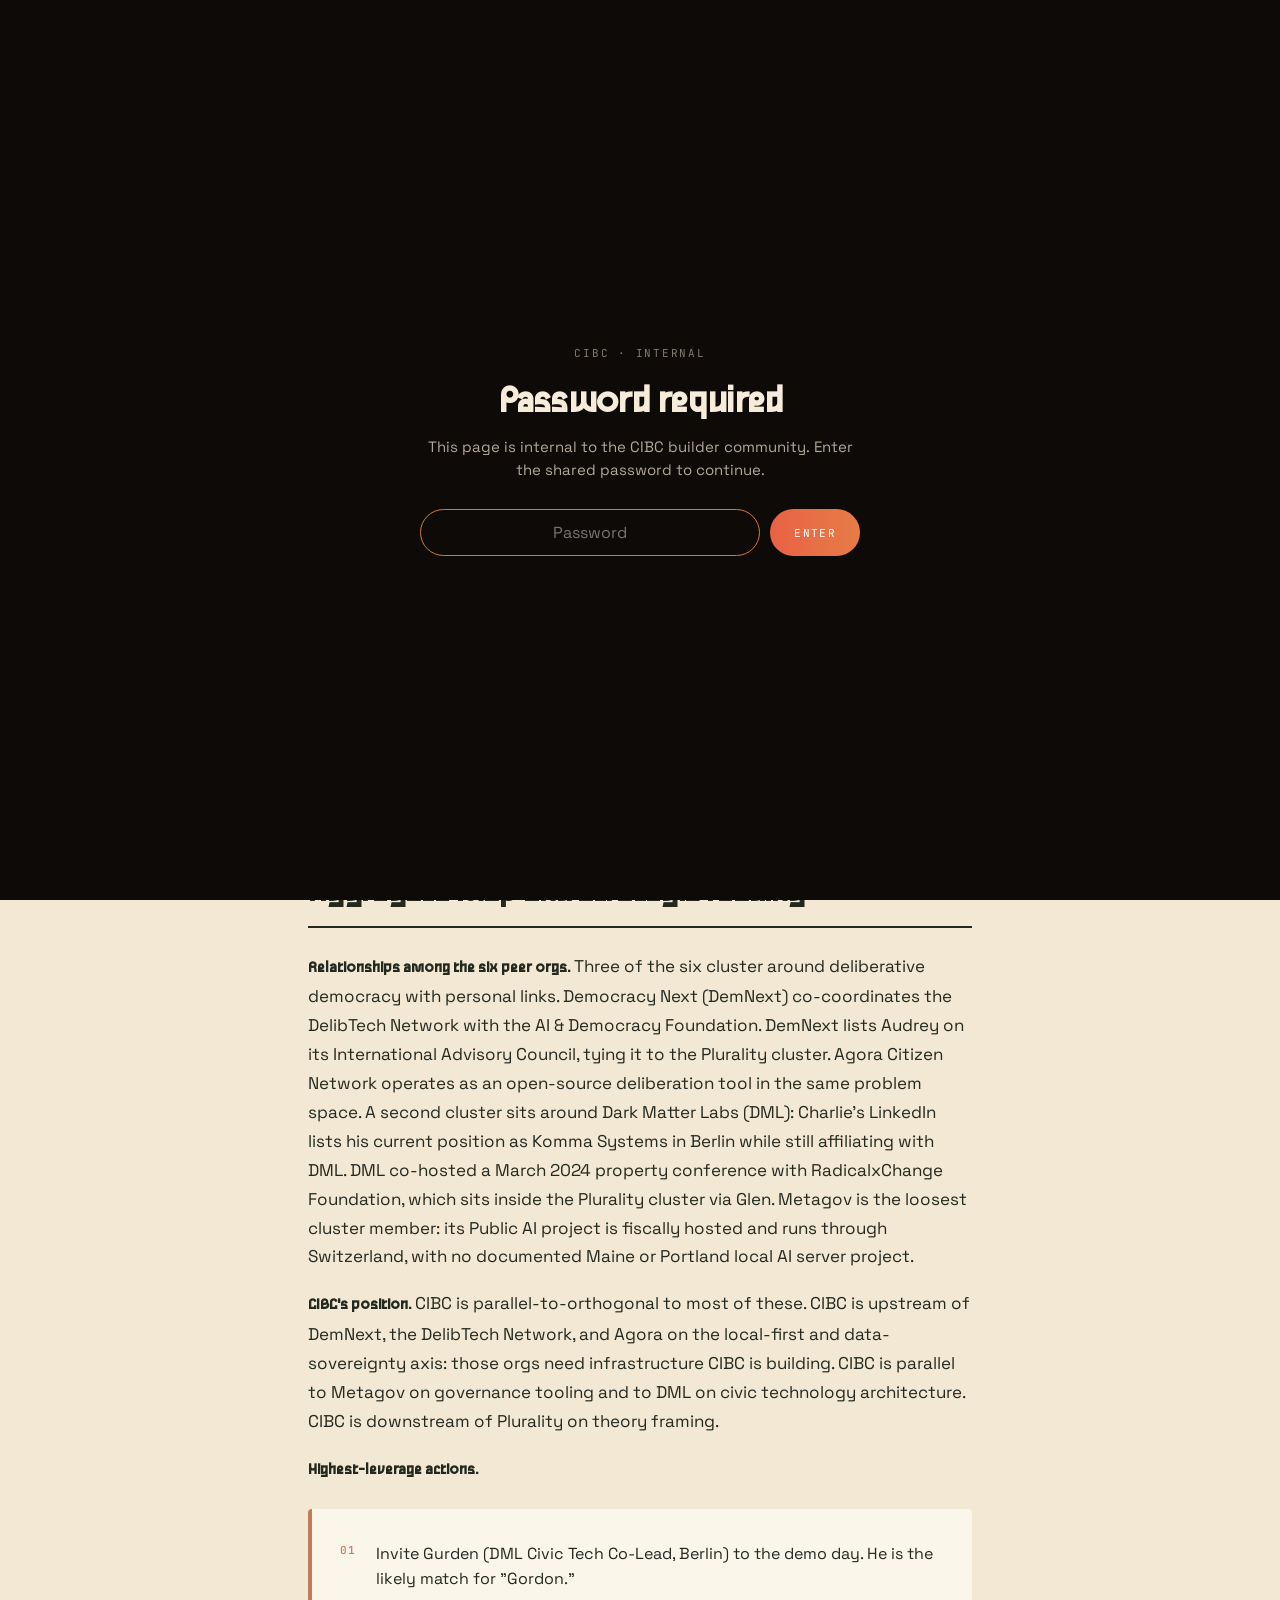
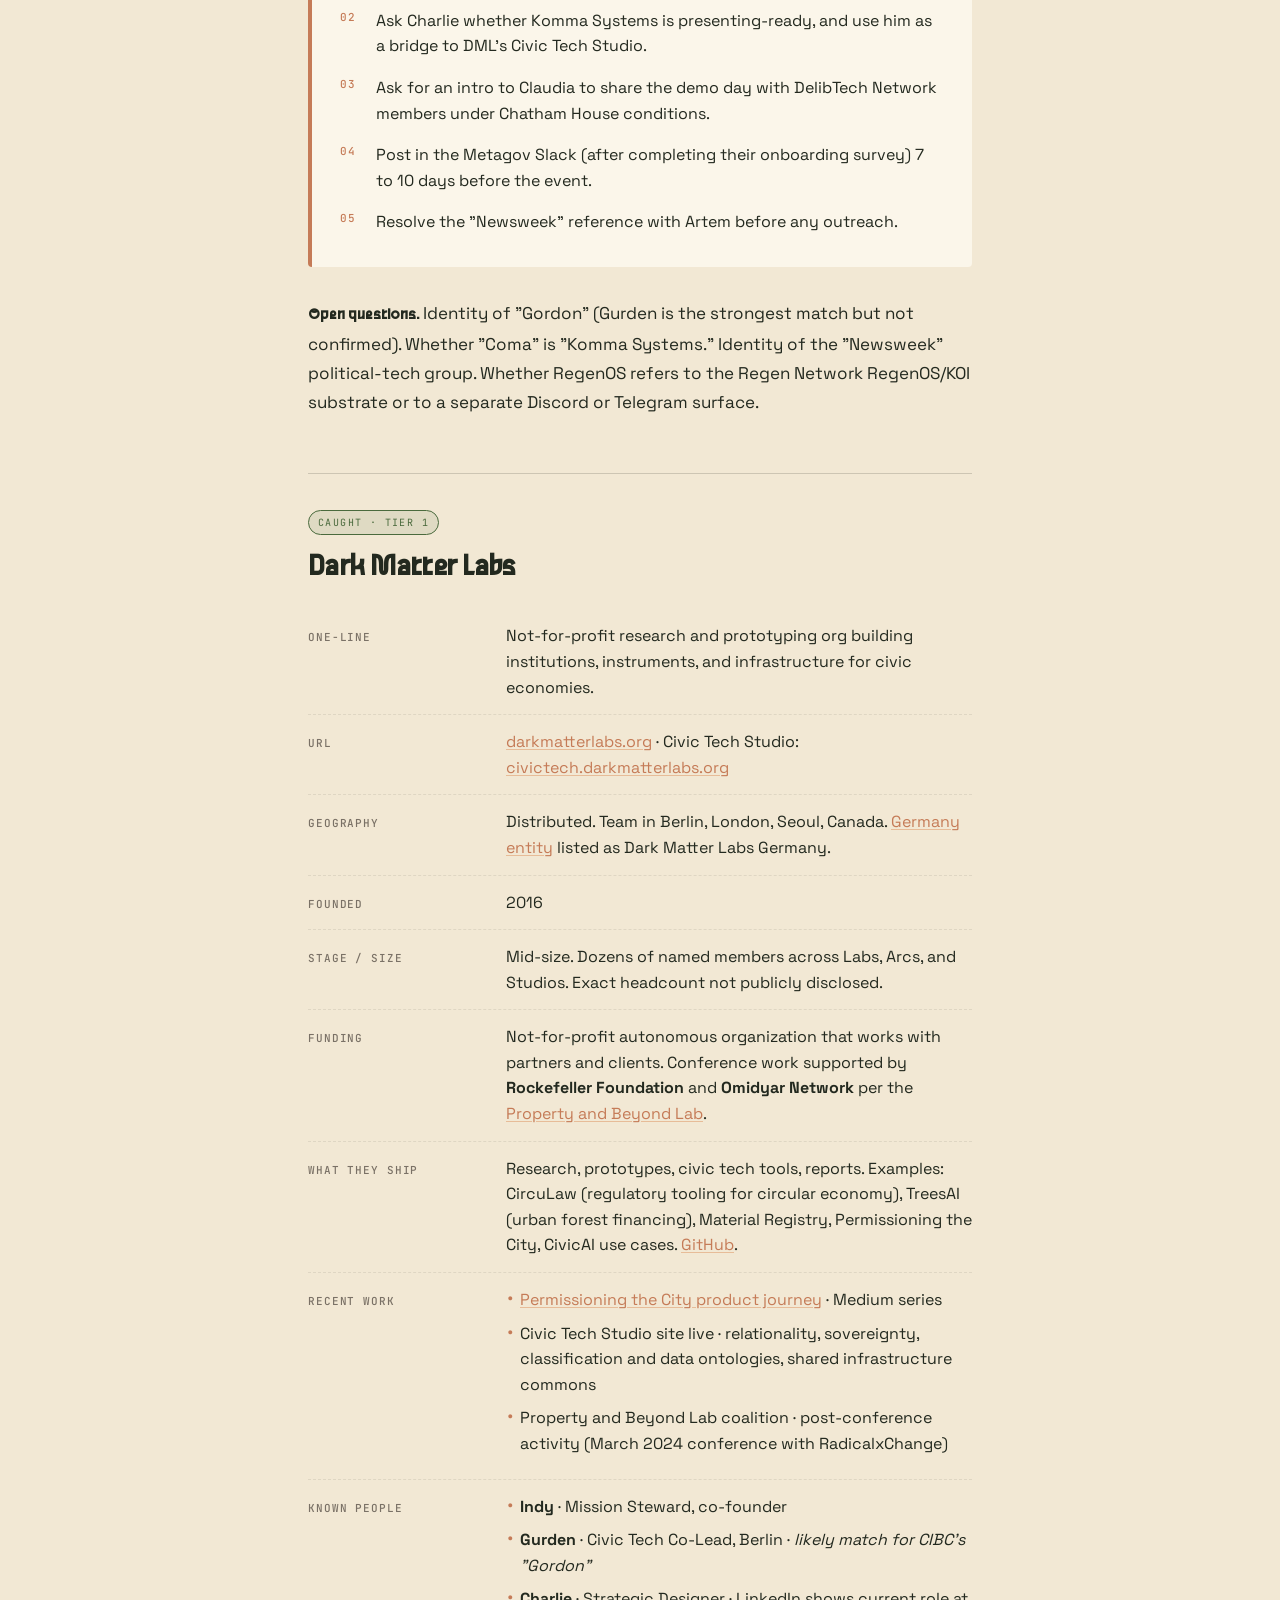
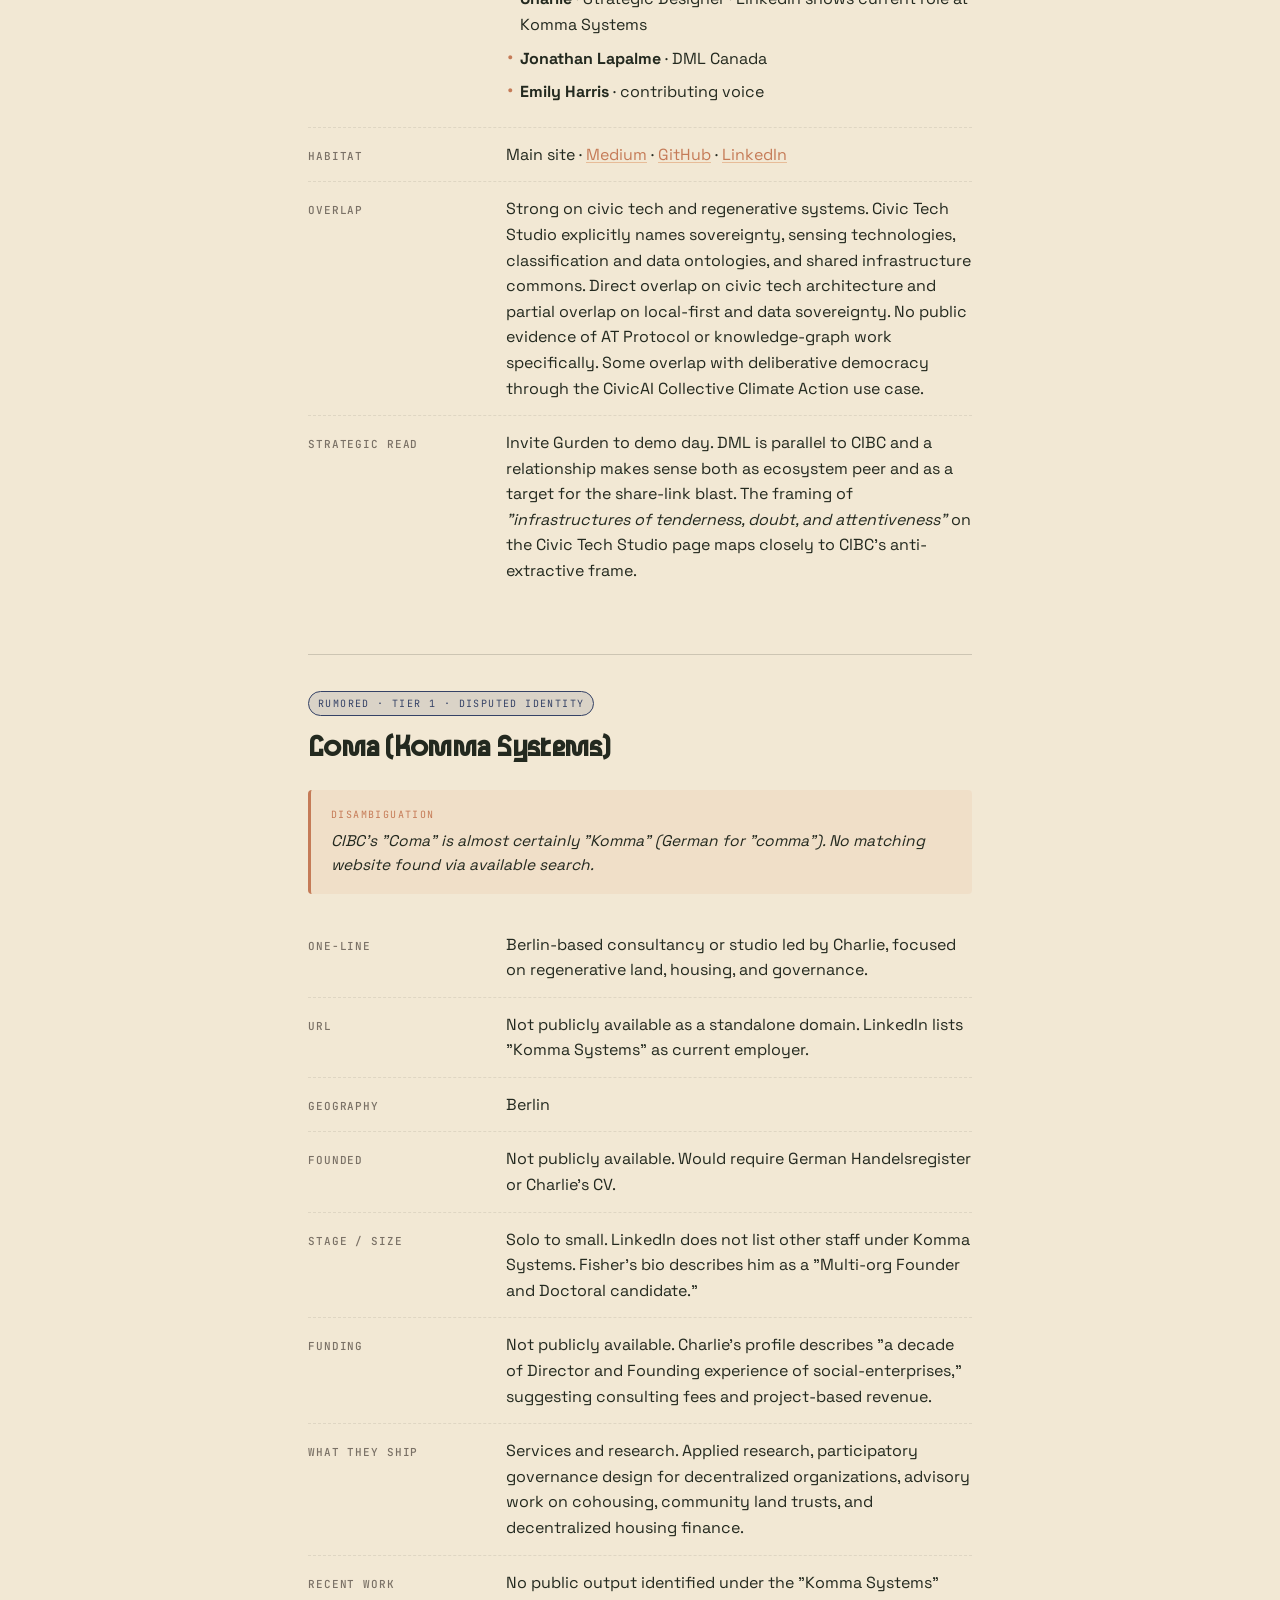
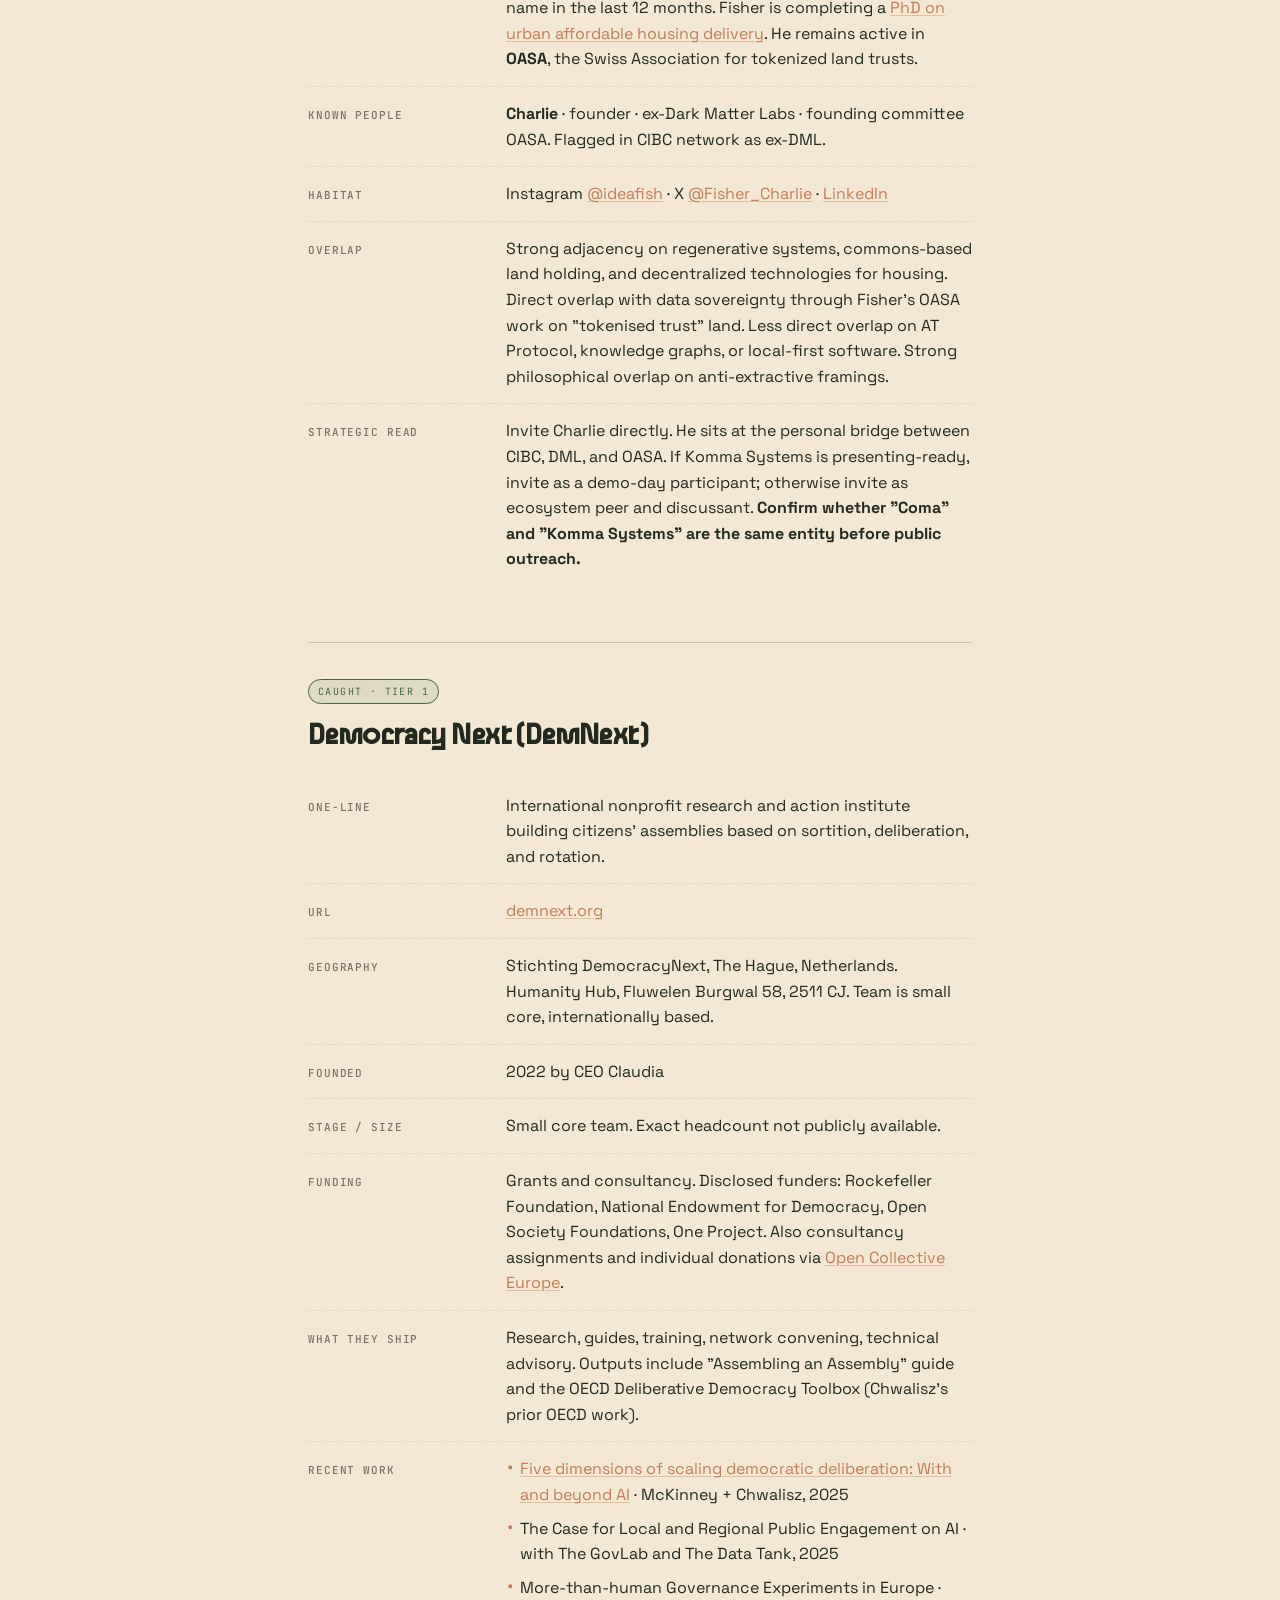
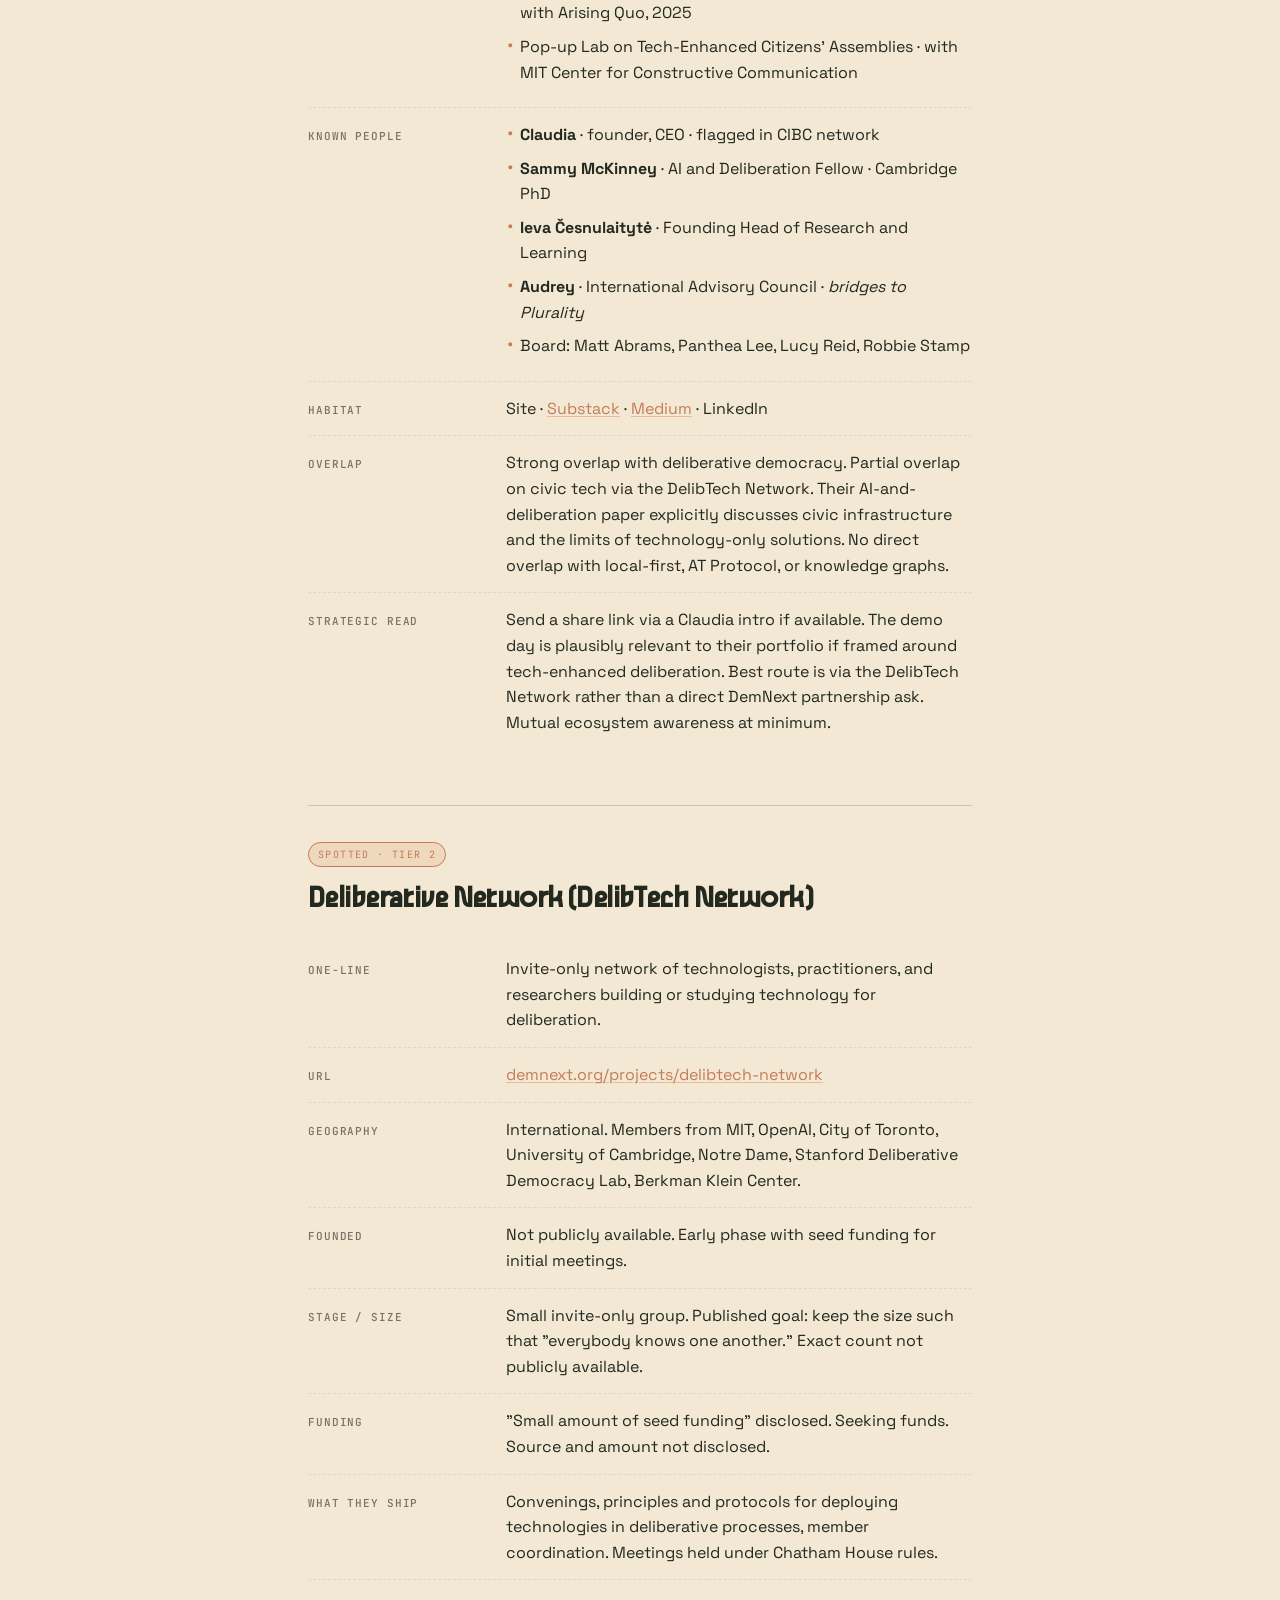
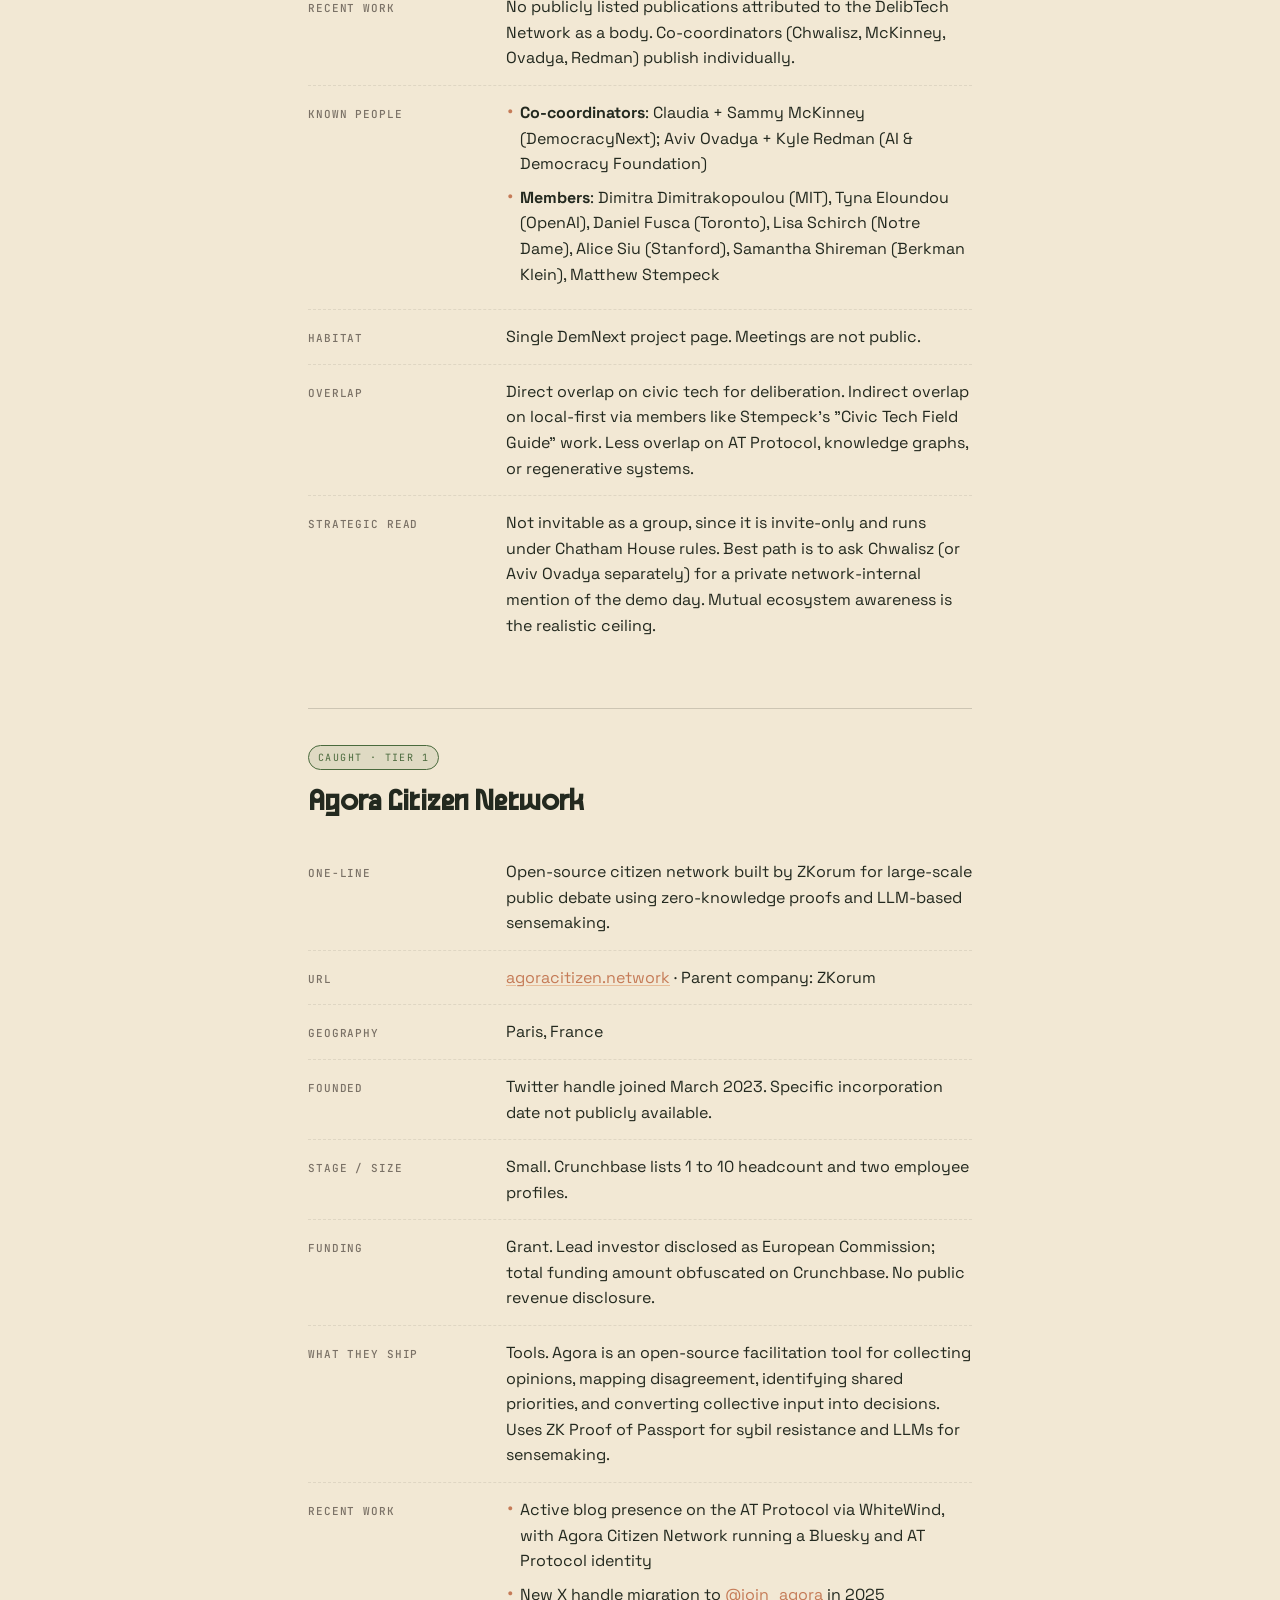
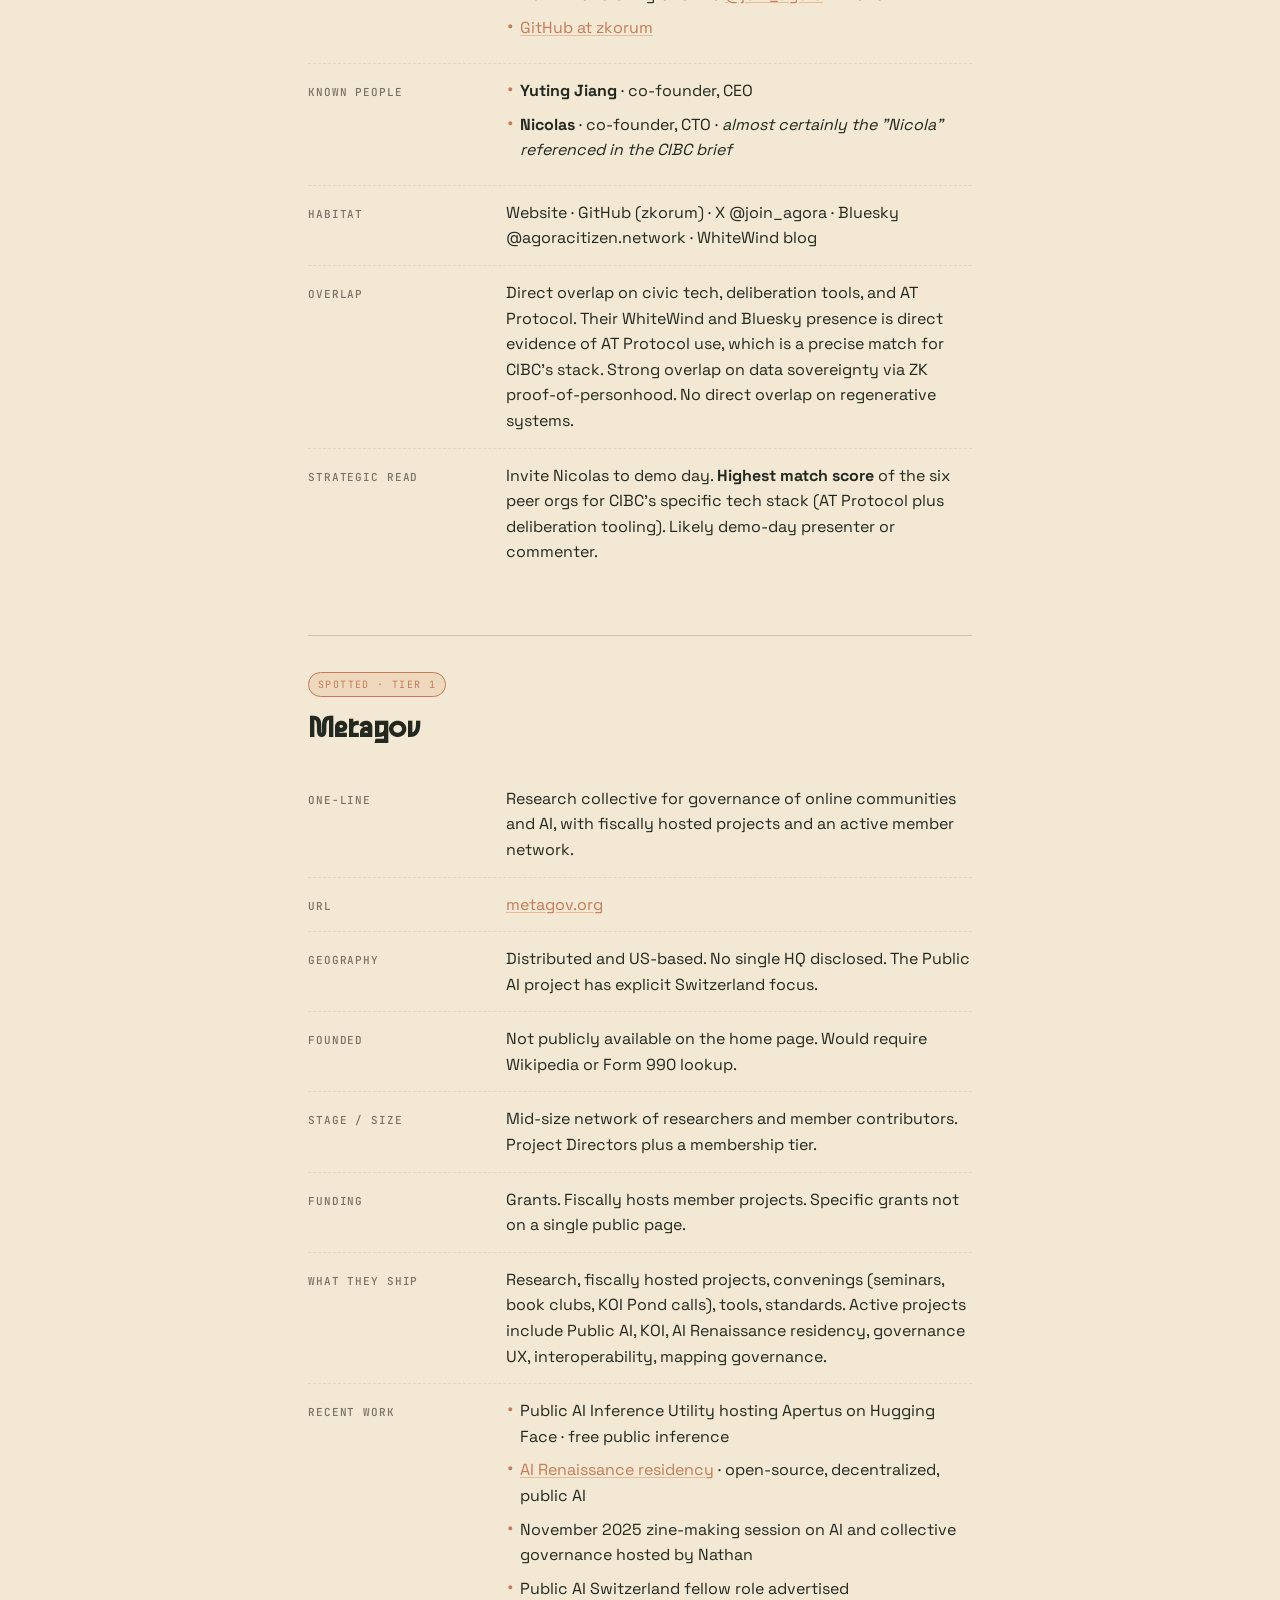
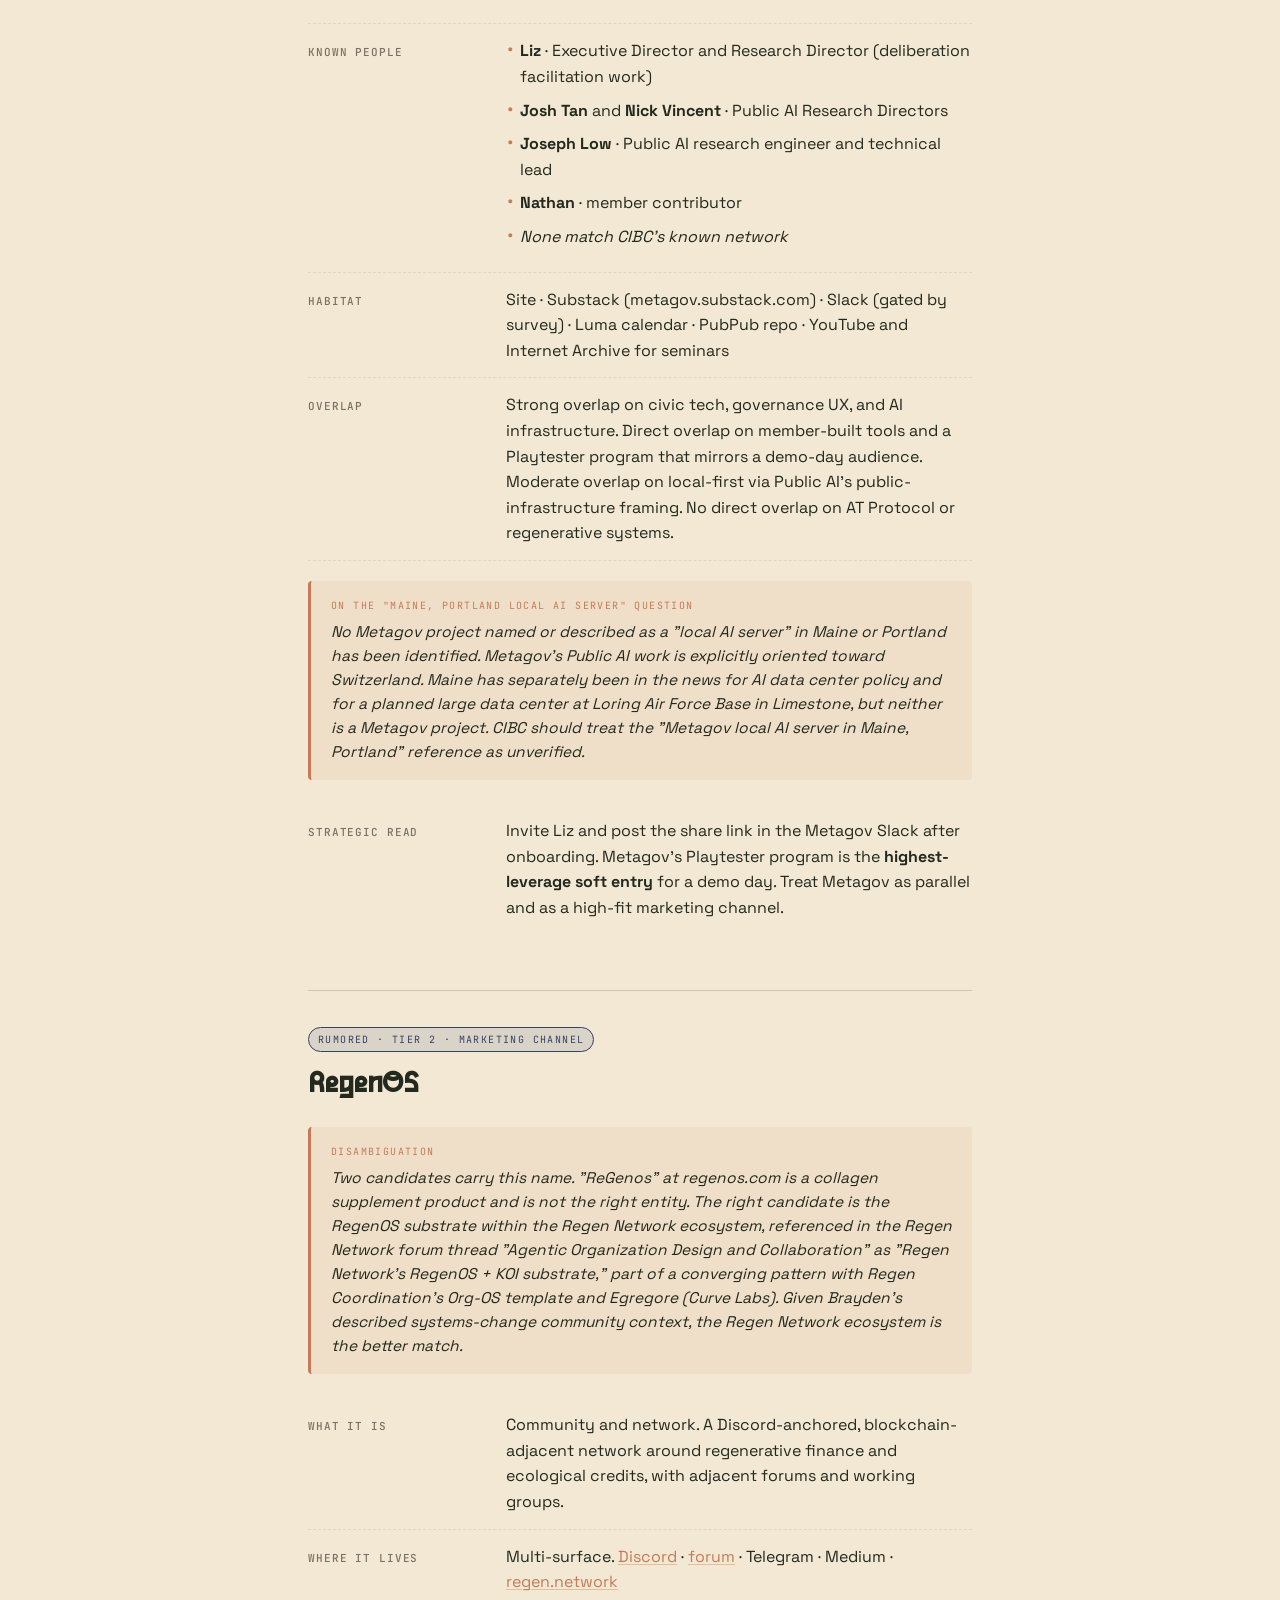
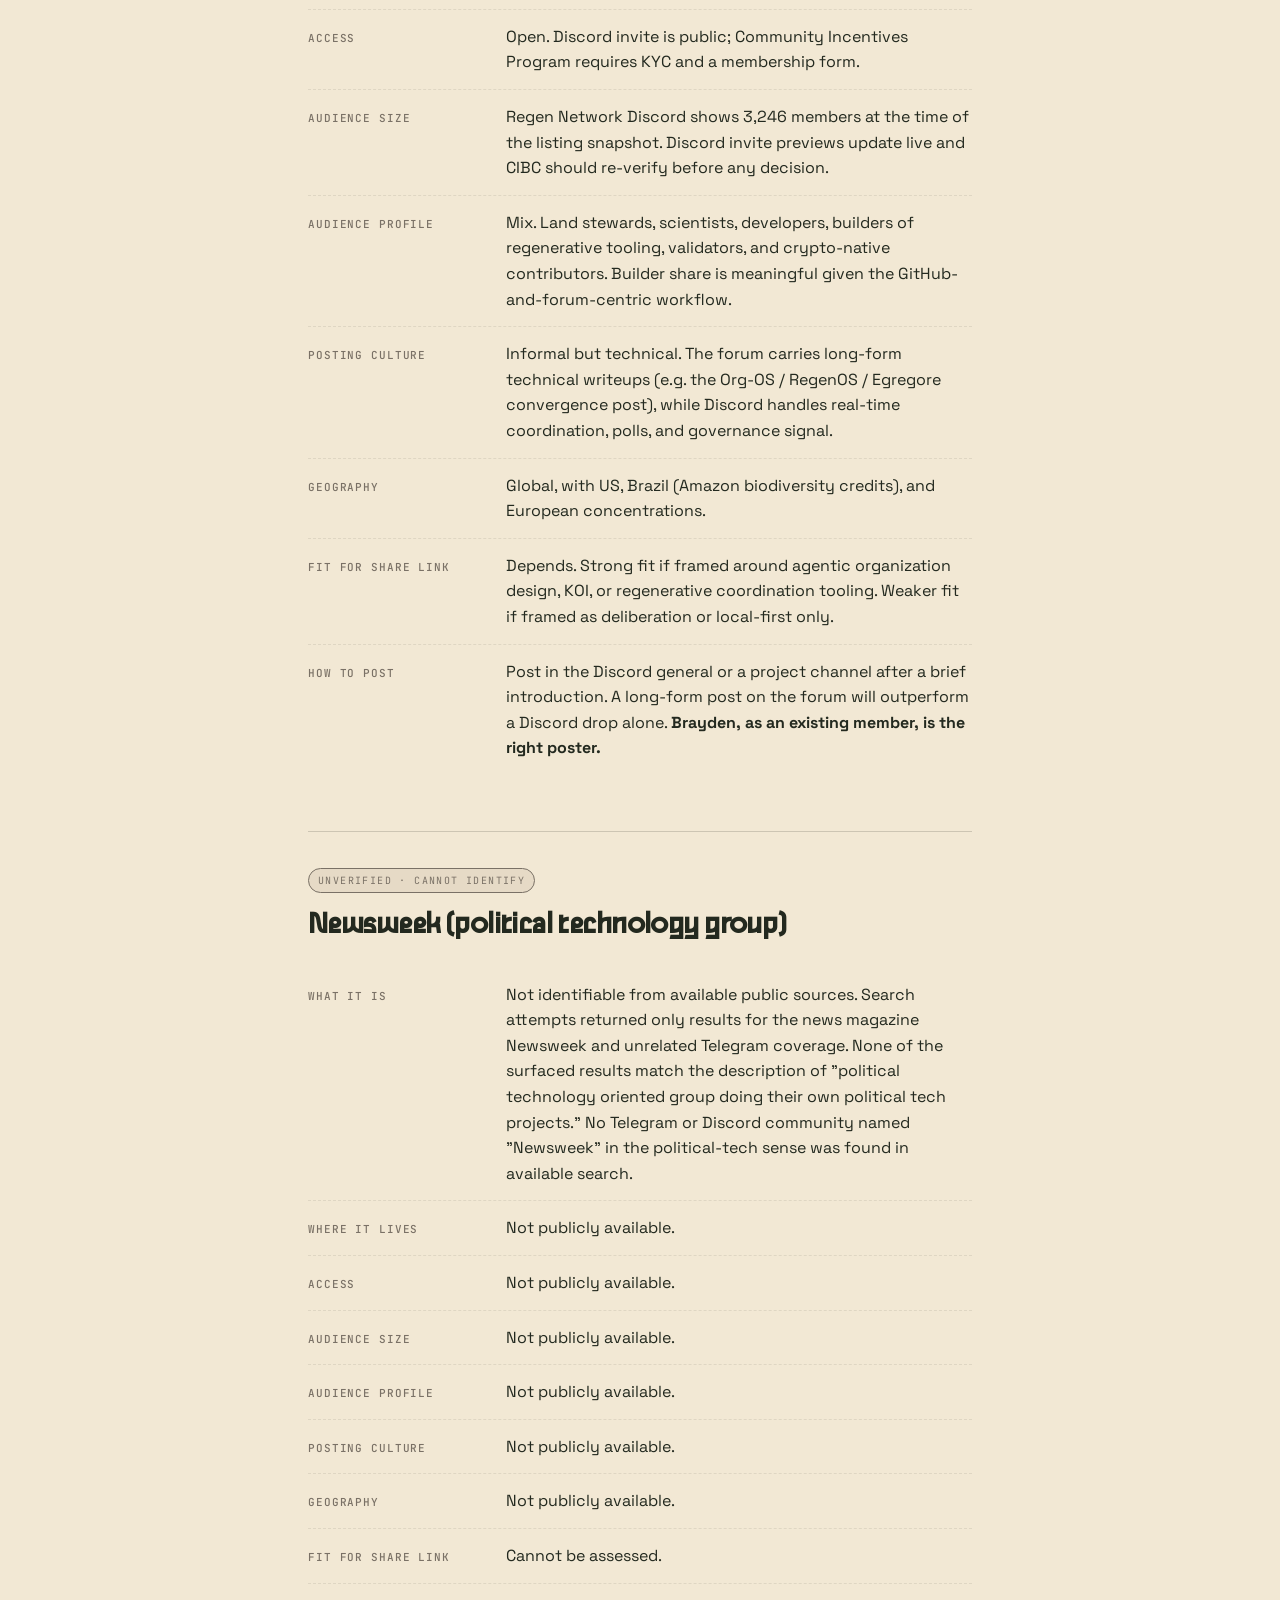
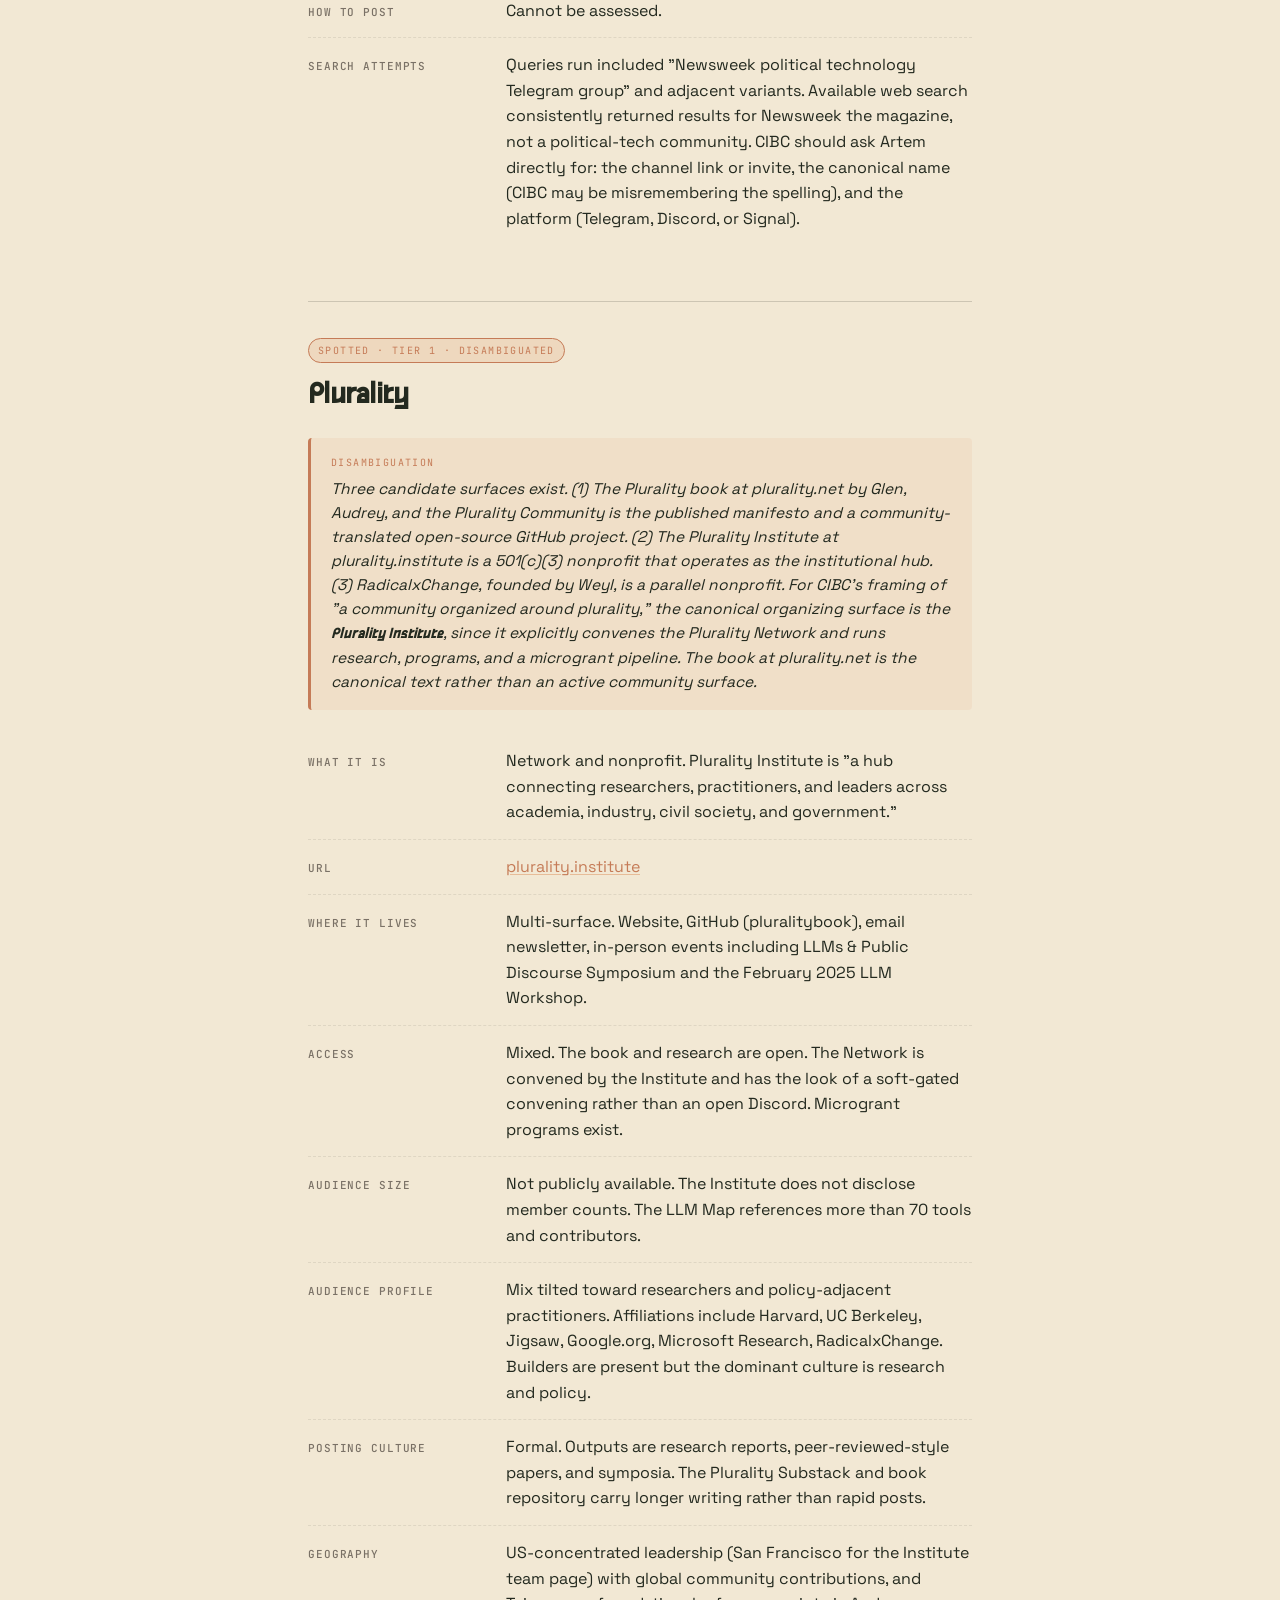
<file: research-report.html>
<!DOCTYPE html>
<html lang="en">
<head>
<meta charset="UTF-8">
<link rel="icon" href="assets/favicon.svg" type="image/svg+xml">
<meta name="viewport" content="width=device-width, initial-scale=1.0">
<title>CIBC Research Report · Nine Organizations and Networks</title>
<link rel="preconnect" href="https://fonts.googleapis.com">
<link rel="preconnect" href="https://fonts.gstatic.com" crossorigin>
<link href="https://fonts.googleapis.com/css2?family=Crete+Round:ital@0;1&family=IBM+Plex+Sans:wght@400;500;600;700&family=IBM+Plex+Mono:wght@400;500&family=Caveat:wght@500;600;700&family=Press+Start+2P&display=swap" rel="stylesheet">
<link rel="stylesheet" href="theme.css">
<style>
  
  * { box-sizing: border-box; margin: 0; padding: 0; }
    html { background: var(--bg-warm-2); min-height: 100vh; }
  html, body {
    background: var(--bg-warm);
    color: var(--ink);
    font-family: var(--body);
    font-size: 17px;
    line-height: 1.7;
    -webkit-font-smoothing: antialiased;
  }
  ::selection { background: var(--accent); color: var(--bg-warm); }
  a { color: var(--accent); text-decoration: underline; text-decoration-color: rgba(212, 121, 61, 0.4); text-underline-offset: 2px; }
  a:hover { text-decoration-color: var(--accent); }

  .page {
    max-width: 760px;
    margin: 0 auto;
    padding: 48px clamp(20px, 4vw, 48px) 120px;
  }

  /* Topbar */
  .topbar {
    border-bottom: 1px solid var(--rule);
    padding-bottom: 16px;
    margin-bottom: 56px;
    display: flex;
    justify-content: space-between;
    align-items: center;
    flex-wrap: wrap;
    gap: 12px;
  }
  .topbar-meta {
    font-family: var(--mono);
    font-size: 11px;
    letter-spacing: 0.08em;
    text-transform: uppercase;
    color: var(--ink-faint);
  }
  .topbar a {
    font-family: var(--mono);
    font-size: 11px;
    letter-spacing: 0.08em;
    text-transform: uppercase;
    color: var(--ink);
    text-decoration: none;
    padding-bottom: 2px;
    border-bottom: 1px solid var(--rule);
  }
  .topbar a:hover { color: var(--accent); border-bottom-color: var(--accent); }

  /* Header */
  .header { margin-bottom: 56px; }
  .eyebrow {
    font-family: var(--serif);
    font-style: italic;
    font-size: 14px;
    letter-spacing: 0.12em;
    text-transform: uppercase;
    color: var(--accent);
    margin-bottom: 14px;
  }
  h1 {
    font-family: var(--serif);
    font-variation-settings: "opsz" 144, "SOFT" 60;
    font-weight: 600;
    font-size: clamp(38px, 5.5vw, 56px);
    line-height: 1.04;
    letter-spacing: -0.02em;
    margin-bottom: 22px;
    color: var(--ink);
  }
  .deck {
    font-family: var(--body);
    font-style: italic;
    font-size: 19px;
    line-height: 1.55;
    color: var(--ink-soft);
    max-width: 56ch;
  }

  /* TOC */
  .toc {
    margin: 0 0 64px;
    padding: 22px 24px;
    background: var(--bg-card);
    border: 1px solid var(--rule);
    border-radius: 8px;
  }
  .toc-label {
    font-family: var(--mono);
    font-size: 10px;
    letter-spacing: 0.14em;
    text-transform: uppercase;
    color: var(--ink-faint);
    margin-bottom: 12px;
  }
  .toc ol { list-style: none; counter-reset: toc; columns: 2; column-gap: 32px; }
  .toc li {
    counter-increment: toc;
    font-family: var(--body);
    font-size: 14.5px;
    padding: 5px 0 5px 24px;
    position: relative;
    line-height: 1.4;
    break-inside: avoid;
  }
  .toc li::before {
    content: counter(toc, decimal-leading-zero);
    position: absolute;
    left: 0;
    font-family: var(--mono);
    font-size: 10px;
    color: var(--ink-faint);
    top: 8px;
  }
  .toc a { color: var(--ink); text-decoration: none; }
  .toc a:hover { color: var(--accent); }

  /* Major sections */
  h2 {
    font-family: var(--serif);
    font-variation-settings: "opsz" 72, "SOFT" 40;
    font-weight: 600;
    font-size: clamp(28px, 3.6vw, 36px);
    line-height: 1.15;
    letter-spacing: -0.018em;
    color: var(--ink);
    margin: 72px 0 24px;
    padding-bottom: 12px;
    border-bottom: 2px solid var(--ink);
  }
  h2:first-of-type { margin-top: 0; }

  /* Entity sections */
  .entity {
    margin: 56px 0;
    padding-top: 32px;
    border-top: 1px solid var(--rule);
  }
  .entity h3 {
    font-family: var(--serif);
    font-variation-settings: "opsz" 72, "SOFT" 60;
    font-weight: 600;
    font-size: clamp(26px, 3.2vw, 32px);
    line-height: 1.15;
    letter-spacing: -0.018em;
    color: var(--ink);
    margin-bottom: 24px;
  }

  /* Body prose */
  p {
    font-family: var(--body);
    font-size: 17px;
    line-height: 1.7;
    color: var(--ink);
    margin-bottom: 18px;
    max-width: 65ch;
  }
  p strong, .field-label {
    font-family: var(--serif);
    font-weight: 600;
    font-variation-settings: "opsz" 20, "SOFT" 60;
    color: var(--ink);
  }

  /* Field rows */
  .field {
    display: grid;
    grid-template-columns: 180px 1fr;
    gap: 18px;
    padding: 14px 0;
    border-bottom: 1px dashed var(--rule-soft);
    align-items: baseline;
  }
  @media (max-width: 640px) {
    .field { grid-template-columns: 1fr; gap: 4px; padding: 12px 0; }
  }
  .field:last-child { border-bottom: none; }
  .field-label {
    font-family: var(--mono);
    font-size: 11px;
    letter-spacing: 0.08em;
    text-transform: uppercase;
    color: var(--ink-faint);
    font-weight: 500;
    font-variation-settings: normal;
  }
  .field-value {
    font-family: var(--body);
    font-size: 16px;
    line-height: 1.6;
    color: var(--ink);
  }
  .field-value ul { list-style: none; padding-left: 0; }
  .field-value li {
    padding-left: 14px;
    position: relative;
    margin-bottom: 8px;
  }
  .field-value li::before {
    content: "·";
    color: var(--accent);
    position: absolute;
    left: 2px;
    font-weight: bold;
    font-size: 1.3em;
    line-height: 1;
  }

  /* Ordered list (actions) */
  .actions {
    list-style: none;
    counter-reset: actions;
    margin: 24px 0 32px;
    padding: 24px 28px;
    background: var(--bg-card);
    border-left: 4px solid var(--accent);
    border-radius: 4px;
  }
  .actions li {
    counter-increment: actions;
    padding: 8px 0 8px 36px;
    position: relative;
    font-family: var(--body);
    font-size: 16px;
    line-height: 1.6;
    color: var(--ink);
  }
  .actions li::before {
    content: counter(actions, decimal-leading-zero);
    position: absolute;
    left: 0;
    top: 9px;
    font-family: var(--mono);
    font-size: 11px;
    letter-spacing: 0.08em;
    color: var(--accent);
    font-weight: 500;
  }

  /* Status pill */
  .status {
    display: inline-block;
    font-family: var(--mono);
    font-size: 10px;
    letter-spacing: 0.14em;
    text-transform: uppercase;
    padding: 3px 9px;
    border-radius: 100px;
    margin-bottom: 14px;
  }
  .status.caught { background: rgba(122, 146, 104, 0.16); color: #4a6a3d; border: 1px solid #4a6a3d; }
  .status.spotted { background: rgba(212, 121, 61, 0.14); color: var(--accent); border: 1px solid var(--accent); }
  .status.rumored { background: rgba(74, 88, 120, 0.14); color: #354266; border: 1px solid #354266; }
  .status.unverified { background: rgba(153, 135, 116, 0.14); color: var(--ink-faint); border: 1px solid var(--ink-faint); }

  /* Disambiguation callout */
  .callout {
    margin: 20px 0 24px;
    padding: 16px 20px;
    background: rgba(212, 121, 61, 0.08);
    border-left: 3px solid var(--accent);
    border-radius: 4px;
  }
  .callout-label {
    font-family: var(--mono);
    font-size: 10px;
    letter-spacing: 0.14em;
    text-transform: uppercase;
    color: var(--accent);
    margin-bottom: 6px;
  }
  .callout p { font-style: italic; margin-bottom: 0; font-size: 15.5px; line-height: 1.55; }

  /* Notes section */
  .notes {
    margin-top: 72px;
    padding: 32px;
    background: var(--bg-deep);
    color: rgba(232, 220, 198, 0.92);
    border-radius: 8px;
  }
  .notes h2 {
    color: rgba(255, 248, 232, 0.98);
    border-bottom-color: rgba(255, 248, 232, 0.35);
    margin-top: 0;
  }
  .notes ul { list-style: none; padding-left: 0; }
  .notes li {
    font-family: var(--body);
    font-size: 16px;
    line-height: 1.65;
    padding: 10px 0 10px 18px;
    position: relative;
    color: rgba(232, 220, 198, 0.85);
  }
  .notes li::before {
    content: "·";
    color: var(--accent);
    position: absolute;
    left: 2px;
    font-weight: bold;
    font-size: 1.3em;
  }
  .notes a { color: rgba(255, 248, 232, 0.95); }

  /* Colophon */
  .colophon {
    margin-top: 80px;
    padding-top: 24px;
    border-top: 1px solid var(--rule);
    font-family: var(--mono);
    font-size: 11px;
    letter-spacing: 0.06em;
    text-transform: uppercase;
    color: var(--ink-faint);
    line-height: 1.8;
  }
  .colophon .footer-brand { text-decoration: none; display: inline-block; margin-bottom: 16px; }
  .colophon .footer-brand-mark {
    font-family: 'Aldrich', monospace;
    font-size: 14px;
    line-height: 1;
    background: var(--ink);
    color: var(--bg-warm);
    padding: 8px 11px 7px;
    border-radius: 0;
    display: inline-block;
    letter-spacing: 0;
    text-transform: none;
  }
  .colophon a { color: var(--ink-soft); text-decoration: underline; text-decoration-color: var(--rule); }
  .colophon a:hover { color: var(--accent); }

  /* ============ Global nav ============ */
  .global-nav {
    padding: 28px 56px 0;
    display: flex;
    justify-content: space-between;
    align-items: center;
    gap: 14px;
    flex-wrap: nowrap;
    max-width: 1200px;
    margin: 0 auto;
  }
  .global-nav .gn-brand { text-decoration: none; display: inline-block; flex-shrink: 0; }
  .global-nav .gn-brand-mark {
    font-family: 'Aldrich', monospace;
    font-size: 13px;
    line-height: 1;
    background: #1c1814;
    color: #fbf6ec;
    padding: 7px 9px 6px;
    border-radius: 0;
    display: inline-block;
    letter-spacing: 0;
  }
  .global-nav .gn-links {
    display: flex; align-items: center;
    gap: 28px;
    flex: 1; justify-content: center;
    min-width: 0; flex-wrap: wrap;
  }
  .global-nav .gn-link {
    font-family: 'JetBrains Mono', 'SF Mono', Menlo, Consolas, monospace;
    font-size: 12px;
    letter-spacing: 0.06em;
    text-transform: uppercase;
    color: #5a4d3a;
    text-decoration: none;
    padding: 6px 0;
    border-bottom: 1px solid transparent;
    transition: color 150ms, border-color 150ms;
    white-space: nowrap;
  }
  .global-nav .gn-link:hover { color: #1c1814; border-bottom-color: #d4793d; }
  .global-nav .gn-link-current { color: #1c1814; border-bottom-color: #d4793d; }
  .global-nav .gn-cta {
    background: #d4793d;
    color: #fbf6ec;
    padding: 10px 18px;
    border-radius: 100px;
    font-family: 'JetBrains Mono', 'SF Mono', Menlo, Consolas, monospace;
    font-size: 11px;
    text-decoration: none;
    font-weight: 600;
    transition: filter 150ms;
    flex-shrink: 0; white-space: nowrap;
  }
  .global-nav .gn-cta:hover { filter: brightness(0.92); }
  .global-nav { position: relative; }
  .global-nav .gn-toggle {
    display: none; background: none; border: none;
    padding: 8px; margin: 0; cursor: pointer; color: #1c1814;
    flex-shrink: 0; align-items: center; justify-content: center;
  }
  .global-nav .gn-toggle svg { display: block; width: 22px; height: 22px; }
  .global-nav .gn-toggle .icon-close { display: none; }
  .global-nav .gn-toggle[aria-expanded="true"] .icon-open { display: none; }
  .global-nav .gn-toggle[aria-expanded="true"] .icon-close { display: block; }
  @media (max-width: 720px) {
    .global-nav { padding: 20px 24px 0; }
    .global-nav .gn-toggle { display: inline-flex; }
    .global-nav .gn-links {
      position: absolute; top: calc(100% + 8px); left: 24px; right: 24px;
      flex-direction: column; align-items: stretch; gap: 0;
      padding: 8px 18px 12px;
      background: #fffaf0;
      border: 1px solid rgba(60, 40, 20, 0.16);
      border-radius: 12px;
      box-shadow: 0 12px 28px rgba(60, 40, 20, 0.10);
      display: none; z-index: 50;
    }
    .global-nav .gn-links.is-open { display: flex; }
    .global-nav .gn-link {
      width: 100%; padding: 14px 0;
      border-bottom: 1px solid rgba(60, 40, 20, 0.08);
      font-size: 12px; letter-spacing: 0.06em;
    }
    .global-nav .gn-link:last-child { border-bottom: none; }
    .global-nav .gn-link-current { border-bottom-color: rgba(60, 40, 20, 0.08); }
  }

  /* ============ Breadcrumb ============ */
  .breadcrumb {
    max-width: 1200px;
    margin: 14px auto 0;
    padding: 0 56px;
    font-family: 'JetBrains Mono', 'SF Mono', Menlo, Consolas, monospace;
    font-size: 11px;
    letter-spacing: 0.08em;
    text-transform: uppercase;
  }
  .breadcrumb ol { list-style: none; display: flex; flex-wrap: wrap; gap: 8px; margin: 0; padding: 0; }
  .breadcrumb li { display: flex; align-items: center; gap: 8px; }
  .breadcrumb li:not(:last-child)::after { content: '/'; color: rgba(60, 40, 20, 0.32); }
  .breadcrumb a {
    color: #d4793d;
    text-decoration: none;
    border-bottom: 1px solid rgba(212, 121, 61, 0.45);
    padding-bottom: 1px;
    transition: color 150ms, border-color 150ms;
  }
  .breadcrumb a:hover { color: #b85e2a; border-bottom-color: #b85e2a; }
  .breadcrumb [aria-current="page"] { color: #1c1814; }
  @media (max-width: 720px) {
    .breadcrumb { padding: 0 24px; font-size: 10px; letter-spacing: 0.06em; }
  }

  /* hide legacy .global-nav in favor of new .nav component */
  .global-nav { display: none !important; }

/* ============ NAV COMPONENT ============
     Full-bleed cream bar with a Field atmosphere layer behind the content.
     Active-state underline extends to the very bottom of the bar.
     Structure: .nav (full-width, cream) > [canvas, field-veil, .nav-inner > brand/links/cta] */
  .nav {
    position: sticky;
    top: 0;
    z-index: 100;
    margin-left: calc(-50vw + 50%);
    margin-right: calc(-50vw + 50%);
    width: 100vw;
    background: var(--bg-warm);
    overflow: hidden;
    isolation: isolate;
  }
  .nav .field-canvas {
    position: absolute;
    inset: 0;
    width: 100%;
    height: 100%;
    display: block;
    pointer-events: none;
    z-index: 0;
  }
  .nav .field-veil {
    position: absolute;
    inset: 0;
    pointer-events: none;
    background: rgba(246, 236, 217, 0.11);
    backdrop-filter: blur(1.5px) saturate(1.03);
    -webkit-backdrop-filter: blur(1.5px) saturate(1.03);
    z-index: 1;
  }
  .nav-inner {
    position: relative;
    z-index: 2;
    max-width: none;
    margin: 0;
    padding: 0 24px 0 16px;
    display: flex;
    justify-content: space-between;
    align-items: stretch;
    gap: 14px;
    min-height: 0;
  }
  .nav-cta { flex-shrink: 0; white-space: nowrap; align-self: center; }
  .brand {
    align-self: stretch;
    margin-left: -16px;
    display: flex;
    align-items: stretch;
    color: var(--ink);
    text-decoration: none;
    flex-shrink: 0;
  }
  .brand .brand-mark {
    font-family: var(--pixel);
    font-size: 15px;
    line-height: 1;
    background: var(--ink);
    color: var(--paper-white);
    padding: 0 16px 0 24px;
    border-radius: 0;
    display: flex;
    align-items: center;
    letter-spacing: 0;
  }
  .brand em {
    font-family: var(--serif);
    font-style: normal;
    color: var(--ink);
    font-weight: 700;
    font-size: 20px;
    line-height: 1;
    letter-spacing: -0.015em;
    font-variation-settings: "opsz" 24, "SOFT" 30;
  }
  .nav-cta {
    background: var(--gradient-primary);
    color: var(--bg-warm);
    padding: 11px 22px;
    border-radius: 100px;
    font-family: var(--mono);
    font-size: 11px;
    letter-spacing: 0.12em;
    text-transform: uppercase;
    text-decoration: none;
    font-weight: 500;
    transition: filter 150ms;
  }
  .nav-cta:hover { filter: brightness(0.92); }
  .nav-links {
    display: flex;
    align-items: stretch;
    gap: 16px;
    flex: 1;
    justify-content: center;
    min-width: 0;
    flex-wrap: wrap;
    align-self: stretch;
  }
  .nav-link {
    font-family: var(--mono);
    font-size: 12px;
    letter-spacing: 0.06em;
    text-transform: uppercase;
    color: var(--ink-soft);
    text-decoration: none;
    padding: 16px 16px;
    border-bottom: 3px solid transparent;
    transition: color 150ms, border-color 150ms;
    white-space: nowrap;
    display: inline-flex;
    align-items: center;
  }
  .nav-link:hover { color: var(--ink); border-bottom-color: var(--accent); }
  .nav-link-current {
    color: var(--accent-deep);
    border-bottom-color: var(--accent);
  }
  /* Hamburger toggle (mobile only) · .nav itself stays sticky (set above) */
  .nav-toggle {
    display: none;
    background: none;
    border: none;
    padding: 8px;
    margin: 0;
    cursor: pointer;
    color: var(--ink);
    flex-shrink: 0;
    align-items: center;
    justify-content: center;
  }
  .nav-toggle svg { display: block; width: 22px; height: 22px; }
  .nav-toggle .icon-close { display: none; }
  .nav-toggle[aria-expanded="true"] .icon-open { display: none; }
  .nav-toggle[aria-expanded="true"] .icon-close { display: block; }
  @media (max-width: 720px) {
    .nav-toggle { display: inline-flex; }
    .nav-links {
      position: fixed;
      top: 40px;
      left: 0;
      right: 0;
      flex-direction: column;
      align-items: stretch;
      gap: 0;
      padding: 8px 24px 12px;
      background: var(--paper-white);
      border: 1px solid var(--rule);
      border-radius: 12px;
      box-shadow: 0 12px 28px rgba(60, 40, 20, 0.10);
      display: none;
      z-index: 50;
    }
    .nav-links.is-open { display: flex; }
    .nav-link {
      width: 100%;
      padding: 14px 0;
      border-bottom: 1px solid var(--rule-soft);
      font-size: 12px;
      letter-spacing: 0.06em;
    }
    .nav-link:last-child { border-bottom: none; }
    .nav-link-current { border-bottom-color: var(--rule-soft); }
  }

</style>
</head>
<body>
<!-- ===== PASSWORD GATE · client-side barrier, not real security =====
     The page contains internal strategic notes and names that aren't
     for the open web. Anyone with devtools can bypass this gate by
     reading the source; treat it as a "don't accidentally land here"
     speed bump, not as access control. -->
<div id="pw-gate" role="dialog" aria-modal="true" aria-labelledby="pw-title">
  <div class="pw-inner">
    <p class="pw-eyebrow">CIBC · internal</p>
    <h1 id="pw-title" class="pw-title">Password required</h1>
    <p class="pw-deck">This page is internal to the CIBC builder community. Enter the shared password to continue.</p>
    <form class="pw-form" id="pw-form" autocomplete="off">
      <input id="pw-input" type="password" placeholder="Password" autocomplete="off" autocapitalize="off" spellcheck="false" aria-label="Password">
      <button type="submit" class="pw-submit">Enter</button>
    </form>
    <p id="pw-error" class="pw-error" hidden>That's not it. Try again.</p>
  </div>
</div>
<style>
  #pw-gate {
    position: fixed; inset: 0;
    z-index: 9999;
    background: #0e0a07;
    display: flex;
    align-items: center;
    justify-content: center;
    padding: 24px;
    color: #f6ecd9;
    font-family: 'Space Grotesk', Georgia, serif;
  }
  body.pw-locked { overflow: hidden; }
  body.pw-unlocked #pw-gate { display: none; }
  #pw-gate .pw-inner {
    max-width: 440px;
    text-align: center;
  }
  #pw-gate .pw-eyebrow {
    font-family: 'JetBrains Mono', monospace;
    font-size: 11px;
    letter-spacing: 0.16em;
    text-transform: uppercase;
    color: rgba(246, 236, 217, 0.5);
    margin: 0 0 18px;
  }
  #pw-gate .pw-title {
    font-family: 'Gulax', serif;
    font-weight: 600;
    font-size: clamp(28px, 4vw, 40px);
    line-height: 1.1;
    margin: 0 0 12px;
    color: #f6ecd9;
  }
  #pw-gate .pw-deck {
    font-size: 15px;
    line-height: 1.5;
    color: rgba(246, 236, 217, 0.7);
    margin: 0 0 28px;
  }
  #pw-gate .pw-form {
    display: flex;
    gap: 10px;
    justify-content: center;
    flex-wrap: wrap;
  }
  #pw-gate #pw-input {
    flex: 1 1 220px;
    font-family: 'Space Grotesk', serif;
    font-size: 16px;
    padding: 12px 20px;
    border-radius: 100px;
    border: 1px solid rgba(246, 236, 217, 0.4);
    background: transparent;
    color: #f6ecd9;
    outline: none;
    text-align: center;
  }
  #pw-gate #pw-input:focus { border-color: #d4793d; }
  #pw-gate .pw-submit {
    font-family: 'JetBrains Mono', monospace;
    font-size: 11px;
    letter-spacing: 0.12em;
    text-transform: uppercase;
    padding: 12px 24px;
    border-radius: 100px;
    border: none;
    background: linear-gradient(90deg, #e96243 0%, #e67c48 100%);
    color: #fff;
    cursor: pointer;
  }
  #pw-gate .pw-error {
    color: #e67c48;
    font-size: 13px;
    margin: 14px 0 0;
    font-style: italic;
  }
</style>
<script>
(function(){
  var KEY = 'cibc-internal-unlocked';
  var PW = 'CIBC';
  var gate = document.getElementById('pw-gate');
  var form = document.getElementById('pw-form');
  var input = document.getElementById('pw-input');
  var err = document.getElementById('pw-error');
  if (sessionStorage.getItem(KEY) === '1') {
    document.body.classList.add('pw-unlocked');
    return;
  }
  document.body.classList.add('pw-locked');
  setTimeout(function(){ try { input.focus(); } catch (e) {} }, 50);
  form.addEventListener('submit', function(e){
    e.preventDefault();
    if (input.value === PW) {
      sessionStorage.setItem(KEY, '1');
      document.body.classList.remove('pw-locked');
      document.body.classList.add('pw-unlocked');
    } else {
      err.hidden = false;
      input.select();
    }
  });
  input.addEventListener('input', function(){ err.hidden = true; });
})();
</script>


<!-- ===== NAV COMPONENT ===== -->
<nav class="nav" aria-label="Primary">
  <canvas class="field-canvas" id="field-canvas-nav" aria-hidden="true"></canvas>
  <div class="field-veil" aria-hidden="true"></div>
  <div class="nav-inner">
    <a href="index.html" class="brand" aria-label="CIBC home"><span class="brand-mark">CIBC</span></a>
    <div class="nav-links" id="primary-links" role="navigation">
      <a href="index.html" class="nav-link nav-link-current" aria-current="page">Demo Day</a>
      <a href="ecosystem-map.html" class="nav-link" style="display:none">Infra Resources</a>
      <a href="get-involved.html" class="nav-link">Learn more</a>
    </div>
    <a href="https://luma.com/mha49cf5" target="_blank" rel="noopener" class="nav-cta">Register</a>
    <button type="button" class="nav-toggle" data-nav-toggle aria-expanded="false" aria-controls="primary-links" aria-label="Open menu">
      <svg class="icon-open" viewBox="0 0 24 24" fill="none" stroke="currentColor" stroke-width="2" stroke-linecap="round" aria-hidden="true"><line x1="4" y1="7" x2="20" y2="7"/><line x1="4" y1="12" x2="20" y2="12"/><line x1="4" y1="17" x2="20" y2="17"/></svg>
      <svg class="icon-close" viewBox="0 0 24 24" fill="none" stroke="currentColor" stroke-width="2" stroke-linecap="round" aria-hidden="true"><line x1="6" y1="6" x2="18" y2="18"/><line x1="6" y1="18" x2="18" y2="6"/></svg>
    </button>
  </div>
</nav>
<!-- ===== /NAV COMPONENT ===== -->


<!-- ===== GLOBAL NAV ===== -->
<nav class="global-nav" aria-label="Primary">
  <a href="index.html" class="gn-brand" aria-label="CIBC home"><span class="gn-brand-mark">CIBC</span></a>
  <div class="gn-links" id="primary-links" role="navigation">
    <a href="index.html" class="gn-link">Demo Day</a>
    <a href="ecosystem-map.html" class="gn-link" style="display:none">Infra Resources</a>
    <a href="get-involved.html" class="gn-link">Learn more</a>
  </div>
  <a href="https://luma.com/mha49cf5" target="_blank" rel="noopener" class="gn-cta">Register</a>
  <button type="button" class="gn-toggle" data-nav-toggle aria-expanded="false" aria-controls="primary-links" aria-label="Open menu">
    <svg class="icon-open" viewBox="0 0 24 24" fill="none" stroke="currentColor" stroke-width="2" stroke-linecap="round" aria-hidden="true"><line x1="4" y1="7" x2="20" y2="7"/><line x1="4" y1="12" x2="20" y2="12"/><line x1="4" y1="17" x2="20" y2="17"/></svg>
    <svg class="icon-close" viewBox="0 0 24 24" fill="none" stroke="currentColor" stroke-width="2" stroke-linecap="round" aria-hidden="true"><line x1="6" y1="6" x2="18" y2="18"/><line x1="6" y1="18" x2="18" y2="6"/></svg>
  </button>
</nav>

<nav class="breadcrumb" aria-label="Breadcrumb">
  <ol>
    <li style="display:none"><a href="ecosystem-map.html">← Ecosystem Map</a></li>
    <li aria-current="page">Research report</li>
  </ol>
</nav>

<div class="page">

<header class="topbar">
  <span class="topbar-meta">Research report · 2026-05-15 · Claude deep research</span>
  <a href="index.html">← Demo Day landing</a>
</header>

<section class="header">
  <div class="eyebrow">CIBC Demo Day · Ecosystem Research</div>
  <h1>Nine organizations and networks.</h1>
  <p class="deck">Researched for CIBC's first demo day. Same field set per entity. Confidence is honest: some entities are caught, some spotted, some rumored, one unverified.</p>
</section>

<nav class="toc">
  <div class="toc-label">Contents · click to jump</div>
  <ol>
    <li><a href="#aggregate">Aggregate map and strategic reading</a></li>
    <li><a href="#dml">Dark Matter Labs</a></li>
    <li><a href="#coma">Coma (Komma Systems)</a></li>
    <li><a href="#demnext">Democracy Next (DemNext)</a></li>
    <li><a href="#delibtech">Deliberative Network (DelibTech)</a></li>
    <li><a href="#agora">Agora Citizen Network</a></li>
    <li><a href="#metagov">Metagov</a></li>
    <li><a href="#regenos">RegenOS</a></li>
    <li><a href="#newsweek">Newsweek (political technology group)</a></li>
    <li><a href="#plurality">Plurality</a></li>
    <li><a href="#notes">Notes on data quality</a></li>
  </ol>
</nav>

<!-- ============ AGGREGATE ============ -->
<section id="aggregate">
  <h2>Aggregate map and strategic reading</h2>

  <p><strong>Relationships among the six peer orgs.</strong> Three of the six cluster around deliberative democracy with personal links. Democracy Next (DemNext) co-coordinates the DelibTech Network with the AI &amp; Democracy Foundation. DemNext lists Audrey on its International Advisory Council, tying it to the Plurality cluster. Agora Citizen Network operates as an open-source deliberation tool in the same problem space. A second cluster sits around Dark Matter Labs (DML): Charlie's LinkedIn lists his current position as Komma Systems in Berlin while still affiliating with DML. DML co-hosted a March 2024 property conference with RadicalxChange Foundation, which sits inside the Plurality cluster via Glen. Metagov is the loosest cluster member: its Public AI project is fiscally hosted and runs through Switzerland, with no documented Maine or Portland local AI server project.</p>

  <p><strong>CIBC's position.</strong> CIBC is parallel-to-orthogonal to most of these. CIBC is upstream of DemNext, the DelibTech Network, and Agora on the local-first and data-sovereignty axis: those orgs need infrastructure CIBC is building. CIBC is parallel to Metagov on governance tooling and to DML on civic technology architecture. CIBC is downstream of Plurality on theory framing.</p>

  <p><strong>Highest-leverage actions.</strong></p>
  <ol class="actions">
    <li>Invite Gurden (DML Civic Tech Co-Lead, Berlin) to the demo day. He is the likely match for "Gordon."</li>
    <li>Ask Charlie whether Komma Systems is presenting-ready, and use him as a bridge to DML's Civic Tech Studio.</li>
    <li>Ask for an intro to Claudia to share the demo day with DelibTech Network members under Chatham House conditions.</li>
    <li>Post in the Metagov Slack (after completing their onboarding survey) 7 to 10 days before the event.</li>
    <li>Resolve the "Newsweek" reference with Artem before any outreach.</li>
  </ol>

  <p><strong>Open questions.</strong> Identity of "Gordon" (Gurden is the strongest match but not confirmed). Whether "Coma" is "Komma Systems." Identity of the "Newsweek" political-tech group. Whether RegenOS refers to the Regen Network RegenOS/KOI substrate or to a separate Discord or Telegram surface.</p>
</section>

<!-- ============ DML ============ -->
<article class="entity" id="dml">
  <span class="status caught">Caught · Tier 1</span>
  <h3>Dark Matter Labs</h3>

  <div class="field"><span class="field-label">One-line</span><div class="field-value">Not-for-profit research and prototyping org building institutions, instruments, and infrastructure for civic economies.</div></div>
  <div class="field"><span class="field-label">URL</span><div class="field-value"><a href="https://darkmatterlabs.org">darkmatterlabs.org</a> · Civic Tech Studio: <a href="https://civictech.darkmatterlabs.org/">civictech.darkmatterlabs.org</a></div></div>
  <div class="field"><span class="field-label">Geography</span><div class="field-value">Distributed. Team in Berlin, London, Seoul, Canada. <a href="https://provocations.darkmatterlabs.org/dm-note-4-2aa2636e581e">Germany entity</a> listed as Dark Matter Labs Germany.</div></div>
  <div class="field"><span class="field-label">Founded</span><div class="field-value">2016</div></div>
  <div class="field"><span class="field-label">Stage / size</span><div class="field-value">Mid-size. Dozens of named members across Labs, Arcs, and Studios. Exact headcount not publicly disclosed.</div></div>
  <div class="field"><span class="field-label">Funding</span><div class="field-value">Not-for-profit autonomous organization that works with partners and clients. Conference work supported by <strong>Rockefeller Foundation</strong> and <strong>Omidyar Network</strong> per the <a href="https://www.darkmatterlabs.property/">Property and Beyond Lab</a>.</div></div>
  <div class="field"><span class="field-label">What they ship</span><div class="field-value">Research, prototypes, civic tech tools, reports. Examples: CircuLaw (regulatory tooling for circular economy), TreesAI (urban forest financing), Material Registry, Permissioning the City, CivicAI use cases. <a href="https://github.com/Dark-Matter-Labs/">GitHub</a>.</div></div>
  <div class="field"><span class="field-label">Recent work</span>
    <div class="field-value"><ul>
      <li><a href="https://medium.com/permissioning-the-city-product-journey/1-transitioning-from-project-to-product-day-1-59fa3969fc3a">Permissioning the City product journey</a> · Medium series</li>
      <li>Civic Tech Studio site live · relationality, sovereignty, classification and data ontologies, shared infrastructure commons</li>
      <li>Property and Beyond Lab coalition · post-conference activity (March 2024 conference with RadicalxChange)</li>
    </ul></div>
  </div>
  <div class="field"><span class="field-label">Known people</span>
    <div class="field-value"><ul>
      <li><strong>Indy</strong> · Mission Steward, co-founder</li>
      <li><strong>Gurden</strong> · Civic Tech Co-Lead, Berlin · <em>likely match for CIBC's "Gordon"</em></li>
      <li><strong>Charlie</strong> · Strategic Designer · LinkedIn shows current role at Komma Systems</li>
      <li><strong>Jonathan Lapalme</strong> · DML Canada</li>
      <li><strong>Emily Harris</strong> · contributing voice</li>
    </ul></div>
  </div>
  <div class="field"><span class="field-label">Habitat</span><div class="field-value">Main site · <a href="https://medium.com/dark-matter-laboratories">Medium</a> · <a href="https://github.com/Dark-Matter-Labs/">GitHub</a> · <a href="https://uk.linkedin.com/company/darkmatterlabs">LinkedIn</a></div></div>
  <div class="field"><span class="field-label">Overlap</span><div class="field-value">Strong on civic tech and regenerative systems. Civic Tech Studio explicitly names sovereignty, sensing technologies, classification and data ontologies, and shared infrastructure commons. Direct overlap on civic tech architecture and partial overlap on local-first and data sovereignty. No public evidence of AT Protocol or knowledge-graph work specifically. Some overlap with deliberative democracy through the CivicAI Collective Climate Action use case.</div></div>
  <div class="field"><span class="field-label">Strategic read</span><div class="field-value">Invite Gurden to demo day. DML is parallel to CIBC and a relationship makes sense both as ecosystem peer and as a target for the share-link blast. The framing of <em>"infrastructures of tenderness, doubt, and attentiveness"</em> on the Civic Tech Studio page maps closely to CIBC's anti-extractive frame.</div></div>
</article>

<!-- ============ COMA / KOMMA ============ -->
<article class="entity" id="coma">
  <span class="status rumored">Rumored · Tier 1 · Disputed Identity</span>
  <h3>Coma (Komma Systems)</h3>

  <div class="callout">
    <div class="callout-label">Disambiguation</div>
    <p>CIBC's "Coma" is almost certainly "Komma" (German for "comma"). No matching website found via available search.</p>
  </div>

  <div class="field"><span class="field-label">One-line</span><div class="field-value">Berlin-based consultancy or studio led by Charlie, focused on regenerative land, housing, and governance.</div></div>
  <div class="field"><span class="field-label">URL</span><div class="field-value">Not publicly available as a standalone domain. LinkedIn lists "Komma Systems" as current employer.</div></div>
  <div class="field"><span class="field-label">Geography</span><div class="field-value">Berlin</div></div>
  <div class="field"><span class="field-label">Founded</span><div class="field-value">Not publicly available. Would require German Handelsregister or Charlie's CV.</div></div>
  <div class="field"><span class="field-label">Stage / size</span><div class="field-value">Solo to small. LinkedIn does not list other staff under Komma Systems. Fisher's bio describes him as a "Multi-org Founder and Doctoral candidate."</div></div>
  <div class="field"><span class="field-label">Funding</span><div class="field-value">Not publicly available. Charlie's profile describes "a decade of Director and Founding experience of social-enterprises," suggesting consulting fees and project-based revenue.</div></div>
  <div class="field"><span class="field-label">What they ship</span><div class="field-value">Services and research. Applied research, participatory governance design for decentralized organizations, advisory work on cohousing, community land trusts, and decentralized housing finance.</div></div>
  <div class="field"><span class="field-label">Recent work</span><div class="field-value">No public output identified under the "Komma Systems" name in the last 12 months. Fisher is completing a <a href="https://creativebureaucracy.org/foundation/people/charlie-fisher">PhD on urban affordable housing delivery</a>. He remains active in <strong>OASA</strong>, the Swiss Association for tokenized land trusts.</div></div>
  <div class="field"><span class="field-label">Known people</span><div class="field-value"><strong>Charlie</strong> · founder · ex-Dark Matter Labs · founding committee OASA. Flagged in CIBC network as ex-DML.</div></div>
  <div class="field"><span class="field-label">Habitat</span><div class="field-value">Instagram <a href="https://www.instagram.com/ideafish/">@ideafish</a> · X <a href="https://x.com/fisher_charlie">@Fisher_Charlie</a> · <a href="https://www.linkedin.com/in/fishercharlie/">LinkedIn</a></div></div>
  <div class="field"><span class="field-label">Overlap</span><div class="field-value">Strong adjacency on regenerative systems, commons-based land holding, and decentralized technologies for housing. Direct overlap with data sovereignty through Fisher's OASA work on "tokenised trust" land. Less direct overlap on AT Protocol, knowledge graphs, or local-first software. Strong philosophical overlap on anti-extractive framings.</div></div>
  <div class="field"><span class="field-label">Strategic read</span><div class="field-value">Invite Charlie directly. He sits at the personal bridge between CIBC, DML, and OASA. If Komma Systems is presenting-ready, invite as a demo-day participant; otherwise invite as ecosystem peer and discussant. <strong>Confirm whether "Coma" and "Komma Systems" are the same entity before public outreach.</strong></div></div>
</article>

<!-- ============ DEMNEXT ============ -->
<article class="entity" id="demnext">
  <span class="status caught">Caught · Tier 1</span>
  <h3>Democracy Next (DemNext)</h3>

  <div class="field"><span class="field-label">One-line</span><div class="field-value">International nonprofit research and action institute building citizens' assemblies based on sortition, deliberation, and rotation.</div></div>
  <div class="field"><span class="field-label">URL</span><div class="field-value"><a href="https://www.demnext.org">demnext.org</a></div></div>
  <div class="field"><span class="field-label">Geography</span><div class="field-value">Stichting DemocracyNext, The Hague, Netherlands. Humanity Hub, Fluwelen Burgwal 58, 2511 CJ. Team is small core, internationally based.</div></div>
  <div class="field"><span class="field-label">Founded</span><div class="field-value">2022 by CEO Claudia</div></div>
  <div class="field"><span class="field-label">Stage / size</span><div class="field-value">Small core team. Exact headcount not publicly available.</div></div>
  <div class="field"><span class="field-label">Funding</span><div class="field-value">Grants and consultancy. Disclosed funders: Rockefeller Foundation, National Endowment for Democracy, Open Society Foundations, One Project. Also consultancy assignments and individual donations via <a href="https://www.every.org/democracynext">Open Collective Europe</a>.</div></div>
  <div class="field"><span class="field-label">What they ship</span><div class="field-value">Research, guides, training, network convening, technical advisory. Outputs include "Assembling an Assembly" guide and the OECD Deliberative Democracy Toolbox (Chwalisz's prior OECD work).</div></div>
  <div class="field"><span class="field-label">Recent work</span>
    <div class="field-value"><ul>
      <li><a href="https://www.demnext.org/projects/five-dimensions-of-scaling-democratic-deliberation-with-and-beyond-ai">Five dimensions of scaling democratic deliberation: With and beyond AI</a> · McKinney + Chwalisz, 2025</li>
      <li>The Case for Local and Regional Public Engagement on AI · with The GovLab and The Data Tank, 2025</li>
      <li>More-than-human Governance Experiments in Europe · with Arising Quo, 2025</li>
      <li>Pop-up Lab on Tech-Enhanced Citizens' Assemblies · with MIT Center for Constructive Communication</li>
    </ul></div>
  </div>
  <div class="field"><span class="field-label">Known people</span>
    <div class="field-value"><ul>
      <li><strong>Claudia</strong> · founder, CEO · flagged in CIBC network</li>
      <li><strong>Sammy McKinney</strong> · AI and Deliberation Fellow · Cambridge PhD</li>
      <li><strong>Ieva Česnulaitytė</strong> · Founding Head of Research and Learning</li>
      <li><strong>Audrey</strong> · International Advisory Council · <em>bridges to Plurality</em></li>
      <li>Board: Matt Abrams, Panthea Lee, Lucy Reid, Robbie Stamp</li>
    </ul></div>
  </div>
  <div class="field"><span class="field-label">Habitat</span><div class="field-value">Site · <a href="https://demnext.substack.com">Substack</a> · <a href="https://medium.com/@claudiachwalisz">Medium</a> · LinkedIn</div></div>
  <div class="field"><span class="field-label">Overlap</span><div class="field-value">Strong overlap with deliberative democracy. Partial overlap on civic tech via the DelibTech Network. Their AI-and-deliberation paper explicitly discusses civic infrastructure and the limits of technology-only solutions. No direct overlap with local-first, AT Protocol, or knowledge graphs.</div></div>
  <div class="field"><span class="field-label">Strategic read</span><div class="field-value">Send a share link via a Claudia intro if available. The demo day is plausibly relevant to their portfolio if framed around tech-enhanced deliberation. Best route is via the DelibTech Network rather than a direct DemNext partnership ask. Mutual ecosystem awareness at minimum.</div></div>
</article>

<!-- ============ DELIBTECH ============ -->
<article class="entity" id="delibtech">
  <span class="status spotted">Spotted · Tier 2</span>
  <h3>Deliberative Network (DelibTech Network)</h3>

  <div class="field"><span class="field-label">One-line</span><div class="field-value">Invite-only network of technologists, practitioners, and researchers building or studying technology for deliberation.</div></div>
  <div class="field"><span class="field-label">URL</span><div class="field-value"><a href="https://www.demnext.org/projects/delibtech-network">demnext.org/projects/delibtech-network</a></div></div>
  <div class="field"><span class="field-label">Geography</span><div class="field-value">International. Members from MIT, OpenAI, City of Toronto, University of Cambridge, Notre Dame, Stanford Deliberative Democracy Lab, Berkman Klein Center.</div></div>
  <div class="field"><span class="field-label">Founded</span><div class="field-value">Not publicly available. Early phase with seed funding for initial meetings.</div></div>
  <div class="field"><span class="field-label">Stage / size</span><div class="field-value">Small invite-only group. Published goal: keep the size such that "everybody knows one another." Exact count not publicly available.</div></div>
  <div class="field"><span class="field-label">Funding</span><div class="field-value">"Small amount of seed funding" disclosed. Seeking funds. Source and amount not disclosed.</div></div>
  <div class="field"><span class="field-label">What they ship</span><div class="field-value">Convenings, principles and protocols for deploying technologies in deliberative processes, member coordination. Meetings held under Chatham House rules.</div></div>
  <div class="field"><span class="field-label">Recent work</span><div class="field-value">No publicly listed publications attributed to the DelibTech Network as a body. Co-coordinators (Chwalisz, McKinney, Ovadya, Redman) publish individually.</div></div>
  <div class="field"><span class="field-label">Known people</span>
    <div class="field-value"><ul>
      <li><strong>Co-coordinators</strong>: Claudia + Sammy McKinney (DemocracyNext); Aviv Ovadya + Kyle Redman (AI &amp; Democracy Foundation)</li>
      <li><strong>Members</strong>: Dimitra Dimitrakopoulou (MIT), Tyna Eloundou (OpenAI), Daniel Fusca (Toronto), Lisa Schirch (Notre Dame), Alice Siu (Stanford), Samantha Shireman (Berkman Klein), Matthew Stempeck</li>
    </ul></div>
  </div>
  <div class="field"><span class="field-label">Habitat</span><div class="field-value">Single DemNext project page. Meetings are not public.</div></div>
  <div class="field"><span class="field-label">Overlap</span><div class="field-value">Direct overlap on civic tech for deliberation. Indirect overlap on local-first via members like Stempeck's "Civic Tech Field Guide" work. Less overlap on AT Protocol, knowledge graphs, or regenerative systems.</div></div>
  <div class="field"><span class="field-label">Strategic read</span><div class="field-value">Not invitable as a group, since it is invite-only and runs under Chatham House rules. Best path is to ask Chwalisz (or Aviv Ovadya separately) for a private network-internal mention of the demo day. Mutual ecosystem awareness is the realistic ceiling.</div></div>
</article>

<!-- ============ AGORA ============ -->
<article class="entity" id="agora">
  <span class="status caught">Caught · Tier 1</span>
  <h3>Agora Citizen Network</h3>

  <div class="field"><span class="field-label">One-line</span><div class="field-value">Open-source citizen network built by ZKorum for large-scale public debate using zero-knowledge proofs and LLM-based sensemaking.</div></div>
  <div class="field"><span class="field-label">URL</span><div class="field-value"><a href="https://www.agoracitizen.network/">agoracitizen.network</a> · Parent company: ZKorum</div></div>
  <div class="field"><span class="field-label">Geography</span><div class="field-value">Paris, France</div></div>
  <div class="field"><span class="field-label">Founded</span><div class="field-value">Twitter handle joined March 2023. Specific incorporation date not publicly available.</div></div>
  <div class="field"><span class="field-label">Stage / size</span><div class="field-value">Small. Crunchbase lists 1 to 10 headcount and two employee profiles.</div></div>
  <div class="field"><span class="field-label">Funding</span><div class="field-value">Grant. Lead investor disclosed as European Commission; total funding amount obfuscated on Crunchbase. No public revenue disclosure.</div></div>
  <div class="field"><span class="field-label">What they ship</span><div class="field-value">Tools. Agora is an open-source facilitation tool for collecting opinions, mapping disagreement, identifying shared priorities, and converting collective input into decisions. Uses ZK Proof of Passport for sybil resistance and LLMs for sensemaking.</div></div>
  <div class="field"><span class="field-label">Recent work</span>
    <div class="field-value"><ul>
      <li>Active blog presence on the AT Protocol via WhiteWind, with Agora Citizen Network running a Bluesky and AT Protocol identity</li>
      <li>New X handle migration to <a href="https://x.com/join_agora">@join_agora</a> in 2025</li>
      <li><a href="https://github.com/zkorum">GitHub at zkorum</a></li>
    </ul></div>
  </div>
  <div class="field"><span class="field-label">Known people</span>
    <div class="field-value"><ul>
      <li><strong>Yuting Jiang</strong> · co-founder, CEO</li>
      <li><strong>Nicolas</strong> · co-founder, CTO · <em>almost certainly the "Nicola" referenced in the CIBC brief</em></li>
    </ul></div>
  </div>
  <div class="field"><span class="field-label">Habitat</span><div class="field-value">Website · GitHub (zkorum) · X @join_agora · Bluesky @agoracitizen.network · WhiteWind blog</div></div>
  <div class="field"><span class="field-label">Overlap</span><div class="field-value">Direct overlap on civic tech, deliberation tools, and AT Protocol. Their WhiteWind and Bluesky presence is direct evidence of AT Protocol use, which is a precise match for CIBC's stack. Strong overlap on data sovereignty via ZK proof-of-personhood. No direct overlap on regenerative systems.</div></div>
  <div class="field"><span class="field-label">Strategic read</span><div class="field-value">Invite Nicolas to demo day. <strong>Highest match score</strong> of the six peer orgs for CIBC's specific tech stack (AT Protocol plus deliberation tooling). Likely demo-day presenter or commenter.</div></div>
</article>

<!-- ============ METAGOV ============ -->
<article class="entity" id="metagov">
  <span class="status spotted">Spotted · Tier 1</span>
  <h3>Metagov</h3>

  <div class="field"><span class="field-label">One-line</span><div class="field-value">Research collective for governance of online communities and AI, with fiscally hosted projects and an active member network.</div></div>
  <div class="field"><span class="field-label">URL</span><div class="field-value"><a href="https://metagov.org">metagov.org</a></div></div>
  <div class="field"><span class="field-label">Geography</span><div class="field-value">Distributed and US-based. No single HQ disclosed. The Public AI project has explicit Switzerland focus.</div></div>
  <div class="field"><span class="field-label">Founded</span><div class="field-value">Not publicly available on the home page. Would require Wikipedia or Form 990 lookup.</div></div>
  <div class="field"><span class="field-label">Stage / size</span><div class="field-value">Mid-size network of researchers and member contributors. Project Directors plus a membership tier.</div></div>
  <div class="field"><span class="field-label">Funding</span><div class="field-value">Grants. Fiscally hosts member projects. Specific grants not on a single public page.</div></div>
  <div class="field"><span class="field-label">What they ship</span><div class="field-value">Research, fiscally hosted projects, convenings (seminars, book clubs, KOI Pond calls), tools, standards. Active projects include Public AI, KOI, AI Renaissance residency, governance UX, interoperability, mapping governance.</div></div>
  <div class="field"><span class="field-label">Recent work</span>
    <div class="field-value"><ul>
      <li>Public AI Inference Utility hosting Apertus on Hugging Face · free public inference</li>
      <li><a href="https://metagov.org/projects/ai-renaissance">AI Renaissance residency</a> · open-source, decentralized, public AI</li>
      <li>November 2025 zine-making session on AI and collective governance hosted by Nathan</li>
      <li>Public AI Switzerland fellow role advertised</li>
    </ul></div>
  </div>
  <div class="field"><span class="field-label">Known people</span>
    <div class="field-value"><ul>
      <li><strong>Liz</strong> · Executive Director and Research Director (deliberation facilitation work)</li>
      <li><strong>Josh Tan</strong> and <strong>Nick Vincent</strong> · Public AI Research Directors</li>
      <li><strong>Joseph Low</strong> · Public AI research engineer and technical lead</li>
      <li><strong>Nathan</strong> · member contributor</li>
      <li><em>None match CIBC's known network</em></li>
    </ul></div>
  </div>
  <div class="field"><span class="field-label">Habitat</span><div class="field-value">Site · Substack (metagov.substack.com) · Slack (gated by survey) · Luma calendar · PubPub repo · YouTube and Internet Archive for seminars</div></div>
  <div class="field"><span class="field-label">Overlap</span><div class="field-value">Strong overlap on civic tech, governance UX, and AI infrastructure. Direct overlap on member-built tools and a Playtester program that mirrors a demo-day audience. Moderate overlap on local-first via Public AI's public-infrastructure framing. No direct overlap on AT Protocol or regenerative systems.</div></div>

  <div class="callout">
    <div class="callout-label">On the "Maine, Portland local AI server" question</div>
    <p>No Metagov project named or described as a "local AI server" in Maine or Portland has been identified. Metagov's Public AI work is explicitly oriented toward Switzerland. Maine has separately been in the news for AI data center policy and for a planned large data center at Loring Air Force Base in Limestone, but neither is a Metagov project. CIBC should treat the "Metagov local AI server in Maine, Portland" reference as unverified.</p>
  </div>

  <div class="field"><span class="field-label">Strategic read</span><div class="field-value">Invite Liz and post the share link in the Metagov Slack after onboarding. Metagov's Playtester program is the <strong>highest-leverage soft entry</strong> for a demo day. Treat Metagov as parallel and as a high-fit marketing channel.</div></div>
</article>

<!-- ============ REGENOS ============ -->
<article class="entity" id="regenos">
  <span class="status rumored">Rumored · Tier 2 · Marketing Channel</span>
  <h3>RegenOS</h3>

  <div class="callout">
    <div class="callout-label">Disambiguation</div>
    <p>Two candidates carry this name. "ReGenos" at regenos.com is a collagen supplement product and is not the right entity. The right candidate is the RegenOS substrate within the Regen Network ecosystem, referenced in the Regen Network forum thread "Agentic Organization Design and Collaboration" as "Regen Network's RegenOS + KOI substrate," part of a converging pattern with Regen Coordination's Org-OS template and Egregore (Curve Labs). Given Brayden's described systems-change community context, the Regen Network ecosystem is the better match.</p>
  </div>

  <div class="field"><span class="field-label">What it is</span><div class="field-value">Community and network. A Discord-anchored, blockchain-adjacent network around regenerative finance and ecological credits, with adjacent forums and working groups.</div></div>
  <div class="field"><span class="field-label">Where it lives</span><div class="field-value">Multi-surface. <a href="https://discord.com/invite/HedKw7etJt">Discord</a> · <a href="https://forum.regen.network/">forum</a> · Telegram · Medium · <a href="https://www.regen.network/">regen.network</a></div></div>
  <div class="field"><span class="field-label">Access</span><div class="field-value">Open. Discord invite is public; Community Incentives Program requires KYC and a membership form.</div></div>
  <div class="field"><span class="field-label">Audience size</span><div class="field-value">Regen Network Discord shows 3,246 members at the time of the listing snapshot. Discord invite previews update live and CIBC should re-verify before any decision.</div></div>
  <div class="field"><span class="field-label">Audience profile</span><div class="field-value">Mix. Land stewards, scientists, developers, builders of regenerative tooling, validators, and crypto-native contributors. Builder share is meaningful given the GitHub-and-forum-centric workflow.</div></div>
  <div class="field"><span class="field-label">Posting culture</span><div class="field-value">Informal but technical. The forum carries long-form technical writeups (e.g. the Org-OS / RegenOS / Egregore convergence post), while Discord handles real-time coordination, polls, and governance signal.</div></div>
  <div class="field"><span class="field-label">Geography</span><div class="field-value">Global, with US, Brazil (Amazon biodiversity credits), and European concentrations.</div></div>
  <div class="field"><span class="field-label">Fit for share link</span><div class="field-value">Depends. Strong fit if framed around agentic organization design, KOI, or regenerative coordination tooling. Weaker fit if framed as deliberation or local-first only.</div></div>
  <div class="field"><span class="field-label">How to post</span><div class="field-value">Post in the Discord general or a project channel after a brief introduction. A long-form post on the forum will outperform a Discord drop alone. <strong>Brayden, as an existing member, is the right poster.</strong></div></div>
</article>

<!-- ============ NEWSWEEK ============ -->
<article class="entity" id="newsweek">
  <span class="status unverified">Unverified · Cannot identify</span>
  <h3>Newsweek (political technology group)</h3>

  <div class="field"><span class="field-label">What it is</span><div class="field-value">Not identifiable from available public sources. Search attempts returned only results for the news magazine Newsweek and unrelated Telegram coverage. None of the surfaced results match the description of "political technology oriented group doing their own political tech projects." No Telegram or Discord community named "Newsweek" in the political-tech sense was found in available search.</div></div>
  <div class="field"><span class="field-label">Where it lives</span><div class="field-value">Not publicly available.</div></div>
  <div class="field"><span class="field-label">Access</span><div class="field-value">Not publicly available.</div></div>
  <div class="field"><span class="field-label">Audience size</span><div class="field-value">Not publicly available.</div></div>
  <div class="field"><span class="field-label">Audience profile</span><div class="field-value">Not publicly available.</div></div>
  <div class="field"><span class="field-label">Posting culture</span><div class="field-value">Not publicly available.</div></div>
  <div class="field"><span class="field-label">Geography</span><div class="field-value">Not publicly available.</div></div>
  <div class="field"><span class="field-label">Fit for share link</span><div class="field-value">Cannot be assessed.</div></div>
  <div class="field"><span class="field-label">How to post</span><div class="field-value">Cannot be assessed.</div></div>
  <div class="field"><span class="field-label">Search attempts</span><div class="field-value">Queries run included "Newsweek political technology Telegram group" and adjacent variants. Available web search consistently returned results for Newsweek the magazine, not a political-tech community. CIBC should ask Artem directly for: the channel link or invite, the canonical name (CIBC may be misremembering the spelling), and the platform (Telegram, Discord, or Signal).</div></div>
</article>

<!-- ============ PLURALITY ============ -->
<article class="entity" id="plurality">
  <span class="status spotted">Spotted · Tier 1 · Disambiguated</span>
  <h3>Plurality</h3>

  <div class="callout">
    <div class="callout-label">Disambiguation</div>
    <p>Three candidate surfaces exist. (1) The Plurality book at plurality.net by Glen, Audrey, and the Plurality Community is the published manifesto and a community-translated open-source GitHub project. (2) The Plurality Institute at plurality.institute is a 501(c)(3) nonprofit that operates as the institutional hub. (3) RadicalxChange, founded by Weyl, is a parallel nonprofit. For CIBC's framing of "a community organized around plurality," the canonical organizing surface is the <strong>Plurality Institute</strong>, since it explicitly convenes the Plurality Network and runs research, programs, and a microgrant pipeline. The book at plurality.net is the canonical text rather than an active community surface.</p>
  </div>

  <div class="field"><span class="field-label">What it is</span><div class="field-value">Network and nonprofit. Plurality Institute is "a hub connecting researchers, practitioners, and leaders across academia, industry, civil society, and government."</div></div>
  <div class="field"><span class="field-label">URL</span><div class="field-value"><a href="https://www.plurality.institute">plurality.institute</a></div></div>
  <div class="field"><span class="field-label">Where it lives</span><div class="field-value">Multi-surface. Website, GitHub (pluralitybook), email newsletter, in-person events including LLMs &amp; Public Discourse Symposium and the February 2025 LLM Workshop.</div></div>
  <div class="field"><span class="field-label">Access</span><div class="field-value">Mixed. The book and research are open. The Network is convened by the Institute and has the look of a soft-gated convening rather than an open Discord. Microgrant programs exist.</div></div>
  <div class="field"><span class="field-label">Audience size</span><div class="field-value">Not publicly available. The Institute does not disclose member counts. The LLM Map references more than 70 tools and contributors.</div></div>
  <div class="field"><span class="field-label">Audience profile</span><div class="field-value">Mix tilted toward researchers and policy-adjacent practitioners. Affiliations include Harvard, UC Berkeley, Jigsaw, Google.org, Microsoft Research, RadicalxChange. Builders are present but the dominant culture is research and policy.</div></div>
  <div class="field"><span class="field-label">Posting culture</span><div class="field-value">Formal. Outputs are research reports, peer-reviewed-style papers, and symposia. The Plurality Substack and book repository carry longer writing rather than rapid posts.</div></div>
  <div class="field"><span class="field-label">Geography</span><div class="field-value">US-concentrated leadership (San Francisco for the Institute team page) with global community contributions, and Taiwan as a foundational reference point via Audrey.</div></div>
  <div class="field"><span class="field-label">Fit for share link</span><div class="field-value">Depends. Strong if the framing emphasizes plural technologies, bridging tools, and AT Protocol or knowledge-graph deliberation work. Weaker if framing leans purely local-first without a deliberation angle. Audrey's role on the DemNext advisory council means a single intro could reach both Plurality and DemNext.</div></div>
  <div class="field"><span class="field-label">How to post</span>
    <div class="field-value"><ul>
      <li>Submit to the LLM Map if applicable</li>
      <li>Email the Plurality Institute team via their contact form for a newsletter mention</li>
      <li>Post in adjacent Discords (RadicalxChange) where Plurality-aligned builders gather</li>
      <li>Post in the Plurality GitHub discussions on plurality.net for the book community</li>
    </ul></div>
  </div>
</article>

<!-- ============ NOTES ============ -->
<section class="notes" id="notes">
  <h2>Notes on data quality and unresolved items</h2>
  <ul>
    <li><strong>"Gordon" at Dark Matter Labs</strong> is most likely <strong>Gurden</strong>, Civic Tech Co-Lead in Berlin. Confirm with the CIBC member who introduced the reference.</li>
    <li><strong>"Coma"</strong> is most likely <strong>Komma Systems</strong>, Charlie's current Berlin employer per his LinkedIn. No standalone web property was found in available search, consistent with a small consultancy that operates primarily through LinkedIn and direct relationships.</li>
    <li><strong>"Nicola" at Agora Citizen Network</strong> is almost certainly <strong>Nicolas</strong>, co-founder and CTO of ZKorum.</li>
    <li>The <strong>Metagov "local AI server in Maine, Portland" claim</strong> is unsupported by available public sources. Metagov's Public AI work is Switzerland-oriented. Maine's data-center activity is policy and development news unrelated to Metagov.</li>
    <li><strong>"RegenOS"</strong> most plausibly refers to the Regen Network RegenOS / KOI substrate cluster, surfaced through the Regen Network forum and Discord. Confirm with Brayden which surface he is active on.</li>
    <li><strong>"Newsweek" as a political-tech group</strong> is not identifiable from public sources; ask Artem for the exact invite link, platform, and spelling.</li>
  </ul>
</section>

<footer class="colophon">
  <a href="index.html" class="footer-brand" aria-label="CIBC home"><span class="footer-brand-mark">CIBC</span></a>
  <div>CIBC Research Report · Nine Organizations and Networks · drafted 2026-05-15 · Claude deep research</div>
  <div>Companion · <a href="index.html">Demo Day landing</a></div>
  <div>Status · v1 web render · source markdown in `Initiatives/CIBC/Demo Days/_activity/`</div>
</footer>

</div>

<script>
/* ============ Mobile nav toggle ============ */
(function() {
  function ready(fn) { if (document.readyState !== 'loading') { fn(); } else { document.addEventListener('DOMContentLoaded', fn); } }
  ready(function() {
    document.querySelectorAll('[data-nav-toggle]').forEach(function(btn) {
      var panel = document.getElementById(btn.getAttribute('aria-controls'));
      if (!panel) return;
      function setOpen(open) {
        btn.setAttribute('aria-expanded', open ? 'true' : 'false');
        btn.setAttribute('aria-label', open ? 'Close menu' : 'Open menu');
        panel.classList.toggle('is-open', open);
      }
      btn.addEventListener('click', function() { setOpen(btn.getAttribute('aria-expanded') !== 'true'); });
      panel.querySelectorAll('a').forEach(function(a) { a.addEventListener('click', function() { setOpen(false); }); });
      document.addEventListener('keydown', function(e) {
        if (e.key === 'Escape' && btn.getAttribute('aria-expanded') === 'true') { setOpen(false); btn.focus(); }
      });
    });
  });
})();
</script>


<script>
/* ============ Field atmosphere · reusable factory ============
   Lifted from 02_atmospheres/_examples/field.html (canonical Field implementation).
   Adapted: canvas sized to section bounds, cursor coordinates section-local.
   Particle system: 4-phase cycle (fish/snow/water/electric), curl noise,
   cursor flow-around physics, glowing trails.

   Refactored 2026-05-20 from one-off IIFE into a factory so we can run a
   light-mode instance on the hero in addition to the dark-mode demos instance.
   Pass `transparentBackground: true` + `glowComposite: 'multiply'` for light bg. */
function initFieldAtmosphere(opts) {
  const section = document.querySelector(opts.sectionSelector);
  const canvas = document.getElementById(opts.canvasId);
  if (!section || !canvas) return;
  const ctx = canvas.getContext('2d');

  const CONFIG = Object.assign({
    backgroundColor: getComputedStyle(document.documentElement).getPropertyValue('--field-bg').trim() || '#0e0a07',
    transparentBackground: false,
    glowComposite: 'lighter',
    lineColor: getComputedStyle(document.documentElement).getPropertyValue('--field-line').trim() || '#d4793d',
    speed: 0.85,
    phaseDuration: 22000,
    transitionDuration: 7000,
    maxSpeed: 1.8,
    damping: 0.972,
    cursorInner: 40,
    cursorRadius: 120,
    cursorStrength: 0.5,
    mainCount: 140,
    mainHistory: 110,
    mainWidth: 0.35,
    mainAlpha: 0.5,
    mainDotSize: 4.5,
    mainDotAlpha: 0.7,
    whisperCount: 80,
    whisperHistory: 90,
    whisperWidth: 0.18,
    whisperMaxAlpha: 0.28,
    whisperDotSize: 2.0,
    whisperDotMaxAlpha: 0.3,
    whisperCyclePeriod: 16000,
  }, opts.config || {});

  function paintBackground() {
    if (CONFIG.transparentBackground) {
      ctx.clearRect(0, 0, W, H);
    } else {
      ctx.fillStyle = CONFIG.backgroundColor;
      ctx.fillRect(0, 0, W, H);
    }
  }

  let W, H, dpr, CX, CY;
  const prefersReducedMotion = window.matchMedia('(prefers-reduced-motion: reduce)').matches;
  let cursorX = 0, cursorY = 0, cursorActive = false;

  function hexToRgb(hex) { const n = parseInt(hex.replace('#', ''), 16); return [(n >> 16) & 255, (n >> 8) & 255, n & 255]; }
  const LC = hexToRgb(CONFIG.lineColor);

  function createGlowSprite() {
    const size = 40;
    const cv = document.createElement('canvas');
    cv.width = cv.height = size;
    const gctx = cv.getContext('2d');
    const grad = gctx.createRadialGradient(size/2, size/2, 0, size/2, size/2, size/2);
    grad.addColorStop(0, `rgba(${LC[0]}, ${LC[1]}, ${LC[2]}, 0.7)`);
    grad.addColorStop(0.25, `rgba(${LC[0]}, ${LC[1]}, ${LC[2]}, 0.38)`);
    grad.addColorStop(0.6, `rgba(${LC[0]}, ${LC[1]}, ${LC[2]}, 0.1)`);
    grad.addColorStop(1, `rgba(${LC[0]}, ${LC[1]}, ${LC[2]}, 0)`);
    gctx.fillStyle = grad;
    gctx.fillRect(0, 0, size, size);
    return cv;
  }
  const glowSprite = createGlowSprite();

  function resize() {
    dpr = Math.min(window.devicePixelRatio || 1, 2);
    const rect = section.getBoundingClientRect();
    W = Math.max(1, Math.floor(rect.width));
    H = Math.max(1, Math.floor(rect.height));
    CX = W / 2; CY = H / 2;
    canvas.width = W * dpr;
    canvas.height = H * dpr;
    ctx.setTransform(dpr, 0, 0, dpr, 0, 0);
    paintBackground();
  }

  function makePerm(seed) {
    const p = 256;
    const perm = new Uint8Array(p * 2);
    for (let i = 0; i < p; i++) perm[i] = i;
    let s = seed;
    const rand = () => { s = (s * 9301 + 49297) % 233280; return s / 233280; };
    for (let i = p - 1; i > 0; i--) { const j = Math.floor(rand() * (i + 1)); [perm[i], perm[j]] = [perm[j], perm[i]]; }
    for (let i = 0; i < p; i++) perm[p + i] = perm[i];
    return perm;
  }
  const perm = makePerm(2026);
  const fadeN = t => t * t * t * (t * (t * 6 - 15) + 10);
  const lerp = (a, b, t) => a + t * (b - a);
  const gradVec = (hash, x, y) => { const h = hash & 3; const u = h < 2 ? x : y; const v = h < 2 ? y : x; return ((h & 1) === 0 ? u : -u) + ((h & 2) === 0 ? v : -v); };
  function noise2D(x, y) {
    const X = Math.floor(x) & 255, Y = Math.floor(y) & 255;
    x -= Math.floor(x); y -= Math.floor(y);
    const u = fadeN(x), v = fadeN(y);
    const aa = perm[perm[X] + Y], ab = perm[perm[X] + Y + 1], ba = perm[perm[X + 1] + Y], bb = perm[perm[X + 1] + Y + 1];
    return lerp(lerp(gradVec(aa, x, y), gradVec(ba, x - 1, y), u), lerp(gradVec(ab, x, y - 1), gradVec(bb, x - 1, y - 1), u), v);
  }
  function curl(x, y, t) {
    const eps = 0.01;
    const a = (noise2D(x, y + eps + t) - noise2D(x, y - eps + t)) / (2 * eps);
    const b = (noise2D(x + eps, y + t) - noise2D(x - eps, y + t)) / (2 * eps);
    return { x: a, y: -b };
  }

  const particles = [];
  function seedParticles() {
    particles.length = 0;
    for (let i = 0; i < CONFIG.mainCount; i++) particles.push({ kind: 'main', x: Math.random() * W, y: Math.random() * H, vx: 0, vy: 0, seed: Math.random() * 1000, zap: 0, zapDir: 0, depth: Math.random(), history: [], historyLimit: CONFIG.mainHistory * 2, phase: 0 });
    for (let i = 0; i < CONFIG.whisperCount; i++) particles.push({ kind: 'whisper', x: Math.random() * W, y: Math.random() * H, vx: 0, vy: 0, seed: Math.random() * 1000, zap: 0, zapDir: 0, depth: Math.random(), history: [], historyLimit: CONFIG.whisperHistory * 2, phase: Math.random() * Math.PI * 2 });
  }

  const cellSize = 70;
  let cols, rows, grid;
  function initGrid() { cols = Math.ceil(W / cellSize) + 1; rows = Math.ceil(H / cellSize) + 1; }
  function rebuildGrid() {
    grid = new Array(cols * rows);
    for (let i = 0; i < grid.length; i++) grid[i] = null;
    for (let i = 0; i < particles.length; i++) {
      const p = particles[i];
      const cx = Math.floor(p.x / cellSize), cy = Math.floor(p.y / cellSize);
      if (cx < 0 || cx >= cols || cy < 0 || cy >= rows) continue;
      const idx = cy * cols + cx;
      if (!grid[idx]) grid[idx] = [];
      grid[idx].push(i);
    }
  }
  function forEachNeighbor(p, radius, cb) {
    const cx = Math.floor(p.x / cellSize), cy = Math.floor(p.y / cellSize);
    const r = Math.ceil(radius / cellSize), r2 = radius * radius;
    for (let dy = -r; dy <= r; dy++) for (let dx = -r; dx <= r; dx++) {
      const nx = cx + dx, ny = cy + dy;
      if (nx < 0 || nx >= cols || ny < 0 || ny >= rows) continue;
      const cell = grid[ny * cols + nx];
      if (!cell) continue;
      for (const idx of cell) {
        const n = particles[idx];
        if (n === p) continue;
        const ddx = n.x - p.x, ddy = n.y - p.y;
        const d2 = ddx * ddx + ddy * ddy;
        if (d2 < r2) cb(n, d2, ddx, ddy);
      }
    }
  }

  function fishForce(p, t) {
    let ax = 0, ay = 0, count = 0, avgVx = 0, avgVy = 0, avgX = 0, avgY = 0, sepX = 0, sepY = 0;
    forEachNeighbor(p, 75, (n, d2, ddx, ddy) => {
      count++; avgVx += n.vx; avgVy += n.vy; avgX += n.x; avgY += n.y;
      if (d2 < 900 && d2 > 0) { const inv = 1 / d2; sepX -= ddx * inv; sepY -= ddy * inv; }
    });
    if (count > 0) {
      avgVx /= count; avgVy /= count; avgX /= count; avgY /= count;
      ax += (avgVx - p.vx) * 0.05; ay += (avgVy - p.vy) * 0.05;
      ax += (avgX - p.x) * 0.0004; ay += (avgY - p.y) * 0.0004;
      ax += sepX * 55; ay += sepY * 55;
    }
    const nt = t * 0.00008, c = curl(p.x * 0.0012, p.y * 0.0012, nt);
    ax += c.x * 0.45; ay += c.y * 0.45;
    const dx = CX - p.x, dy = CY - p.y, d = Math.hypot(dx, dy), boundary = Math.min(W, H) * 0.38;
    if (d > boundary) { const pull = (d - boundary) * 0.0015; ax += (dx / d) * pull; ay += (dy / d) * pull; }
    return { x: ax, y: ay };
  }
  function snowForce(p, t) {
    const dx = p.x - CX, dy = p.y - CY, d = Math.hypot(dx, dy) + 0.01, speed = 0.16 + p.depth * 0.3;
    let ax = (dx / d) * speed, ay = (dy / d) * speed + 0.025;
    const nt = t * 0.00018, c = curl(p.x * 0.0025, p.y * 0.0025, nt);
    ax += c.x * 0.13; ay += c.y * 0.13;
    return { x: ax, y: ay };
  }
  function waterForce(p, t) {
    const bottomZone = H * 0.68;
    let ax = 0, ay = 0;
    if (p.y < bottomZone) {
      ay = 0.26;
      const nt = t * 0.00025, c = curl(p.x * 0.003, p.y * 0.0025, nt);
      ax = c.x * 0.4; ay += c.y * 0.08;
    } else {
      const waveT = t * 0.0012;
      ax = Math.sin(p.y * 0.035 + waveT + p.seed * 0.01) * 0.6;
      ay = Math.cos(p.x * 0.012 + waveT) * 0.22;
      if (p.y > H - 40) ay -= 0.3;
    }
    return { x: ax, y: ay };
  }
  function electricForce(p, t) {
    const s = p.seed;
    let ax = Math.sin(t * 0.002 + s * 17) * 0.22 + Math.sin(t * 0.004 + s * 29) * 0.1;
    let ay = Math.cos(t * 0.0019 + s * 23) * 0.22 + Math.sin(t * 0.0036 + s * 31) * 0.1;
    if (p.zap > 0) { p.zap--; ax += Math.cos(p.zapDir) * 0.85; ay += Math.sin(p.zapDir) * 0.85; }
    else if (Math.random() < 0.0014) { p.zap = 7; p.zapDir = Math.random() * Math.PI * 2; }
    return { x: ax, y: ay };
  }
  function cursorForce(p) {
    if (!cursorActive) return { x: 0, y: 0 };
    const dx = p.x - cursorX, dy = p.y - cursorY, d = Math.hypot(dx, dy);
    const inner = CONFIG.cursorInner, outer = CONFIG.cursorRadius;
    if (d >= outer) return { x: 0, y: 0 };
    if (d < 0.01) return { x: 1.5, y: 0 };
    const nx = dx / d, ny = dy / d, tx = -ny, ty = nx;
    const vRadial = p.vx * nx + p.vy * ny, vTangent = p.vx * tx + p.vy * ty;
    let fx = 0, fy = 0;
    if (d < inner) {
      const overshoot = (inner - d) / inner, hardPush = 1.2 + overshoot * 2.0;
      fx += nx * hardPush; fy += ny * hardPush;
      if (vRadial < 0) { fx -= vRadial * nx * 1.5; fy -= vRadial * ny * 1.5; }
      return { x: fx, y: fy };
    }
    const tt = 1 - (d - inner) / (outer - inner), strength = tt * tt;
    if (vRadial < 0) {
      const tangSign = vTangent >= 0 ? 1 : -1, redirectForce = -vRadial * strength * 1.1;
      fx += nx * redirectForce; fy += ny * redirectForce;
      fx += tx * redirectForce * tangSign; fy += ty * redirectForce * tangSign;
    }
    const outPush = strength * CONFIG.cursorStrength * 0.3;
    fx += nx * outPush; fy += ny * outPush;
    return { x: fx, y: fy };
  }

  const forces = [fishForce, snowForce, waterForce, electricForce];
  const phaseKey = ['fish', 'snow', 'water', 'electric'];
  function phaseInfo(t) {
    const total = CONFIG.phaseDuration + CONFIG.transitionDuration, cycle = total * 4;
    const ct = ((t % cycle) + cycle) % cycle, idx = Math.floor(ct / total), within = ct % total;
    if (within < CONFIG.phaseDuration) return { current: idx, next: idx, transition: 0 };
    return { current: idx, next: (idx + 1) % 4, transition: (within - CONFIG.phaseDuration) / CONFIG.transitionDuration };
  }
  function easeInOut(t) { return t < 0.5 ? 2 * t * t : 1 - Math.pow(-2 * t + 2, 2) / 2; }
  function respawnForPhase(p, key) {
    if (key === 'snow') { p.x = CX + (Math.random() - 0.5) * 30; p.y = CY + (Math.random() - 0.5) * 30; p.vx = 0; p.vy = 0; p.depth = Math.random(); }
    else if (key === 'water') { p.x = Math.random() * W; p.y = -10 - Math.random() * 40; p.vx = 0; p.vy = 0; }
    else { p.x = Math.random() * W; p.y = Math.random() * H; p.vx = 0; p.vy = 0; }
  }
  function drawGlow(x, y, size, alpha) { ctx.globalAlpha = alpha; ctx.drawImage(glowSprite, x - size, y - size, size * 2, size * 2); }

  function draw(t) {
    ctx.globalCompositeOperation = 'source-over';
    ctx.globalAlpha = 1;
    paintBackground();
    rebuildGrid();
    const info = phaseInfo(t), curKey = phaseKey[info.current], nextKey = phaseKey[info.next];
    const ease = easeInOut(info.transition), blending = info.transition > 0;
    const f1 = forces[info.current], f2 = forces[info.next];
    for (const p of particles) {
      let fx, fy;
      if (blending) { const a = f1(p, t), b = f2(p, t); fx = a.x * (1 - ease) + b.x * ease; fy = a.y * (1 - ease) + b.y * ease; }
      else { const a = f1(p, t); fx = a.x; fy = a.y; }
      const cf = cursorForce(p); fx += cf.x; fy += cf.y;
      p.vx = p.vx * CONFIG.damping + fx; p.vy = p.vy * CONFIG.damping + fy;
      const sp = Math.hypot(p.vx, p.vy);
      if (sp > CONFIG.maxSpeed) { p.vx = (p.vx / sp) * CONFIG.maxSpeed; p.vy = (p.vy / sp) * CONFIG.maxSpeed; }
      p.x += p.vx * CONFIG.speed; p.y += p.vy * CONFIG.speed;
      const activeKey = ease < 0.5 ? curKey : nextKey;
      let cleared = false;
      if (activeKey === 'water') { if (p.y > H + 12) { respawnForPhase(p, activeKey); cleared = true; } }
      else if (activeKey === 'snow') { if (p.x < -20 || p.x > W + 20 || p.y < -20 || p.y > H + 20) { respawnForPhase(p, activeKey); cleared = true; } }
      else {
        if (p.x < -20) { p.x = W + 20; cleared = true; } else if (p.x > W + 20) { p.x = -20; cleared = true; }
        if (p.y < -20) { p.y = H + 20; cleared = true; } else if (p.y > H + 20) { p.y = -20; cleared = true; }
      }
      if (cleared) p.history.length = 0;
      p.history.push(p.x, p.y);
      if (p.history.length > p.historyLimit) p.history.splice(0, 2);
    }
    const freq = (Math.PI * 2) / CONFIG.whisperCyclePeriod;
    ctx.lineCap = 'round'; ctx.lineJoin = 'round';
    ctx.lineWidth = CONFIG.whisperWidth;
    for (const p of particles) {
      if (p.kind !== 'whisper') continue;
      const envRaw = Math.sin(t * freq + p.phase), env = envRaw > 0 ? Math.pow(envRaw, 1.6) : 0;
      if (env < 0.02) continue;
      let lineA = CONFIG.whisperMaxAlpha * env;
      if (p.history.length >= 4) {
        ctx.strokeStyle = `rgba(${LC[0]}, ${LC[1]}, ${LC[2]}, ${lineA})`;
        ctx.beginPath(); ctx.moveTo(p.history[0], p.history[1]);
        for (let i = 2; i < p.history.length; i += 2) ctx.lineTo(p.history[i], p.history[i + 1]);
        ctx.stroke();
      }
    }
    ctx.lineWidth = CONFIG.mainWidth;
    for (const p of particles) {
      if (p.kind !== 'main') continue;
      let lineA = CONFIG.mainAlpha;
      if (p.history.length >= 4) {
        ctx.strokeStyle = `rgba(${LC[0]}, ${LC[1]}, ${LC[2]}, ${lineA})`;
        ctx.beginPath(); ctx.moveTo(p.history[0], p.history[1]);
        for (let i = 2; i < p.history.length; i += 2) ctx.lineTo(p.history[i], p.history[i + 1]);
        ctx.stroke();
      }
    }
    ctx.globalCompositeOperation = CONFIG.glowComposite;
    for (const p of particles) {
      if (p.kind !== 'whisper') continue;
      const envRaw = Math.sin(t * freq + p.phase), env = envRaw > 0 ? Math.pow(envRaw, 1.6) : 0;
      if (env < 0.04) continue;
      drawGlow(p.x, p.y, CONFIG.whisperDotSize, CONFIG.whisperDotMaxAlpha * env);
    }
    for (const p of particles) {
      if (p.kind !== 'main') continue;
      drawGlow(p.x, p.y, CONFIG.mainDotSize, CONFIG.mainDotAlpha);
    }
    ctx.globalCompositeOperation = 'source-over';
    ctx.globalAlpha = 1;
  }

  resize(); initGrid(); seedParticles();
  const ro = new ResizeObserver(() => { resize(); initGrid(); });
  ro.observe(section);
  window.addEventListener('resize', () => { resize(); initGrid(); });

  section.addEventListener('mousemove', (e) => {
    const rect = section.getBoundingClientRect();
    cursorX = e.clientX - rect.left;
    cursorY = e.clientY - rect.top;
    cursorActive = true;
  });
  section.addEventListener('mouseleave', () => { cursorActive = false; });

  if (prefersReducedMotion) {
    paintBackground();
    ctx.globalCompositeOperation = CONFIG.glowComposite;
    for (const p of particles) {
      if (p.kind !== 'main') continue;
      drawGlow(p.x, p.y, CONFIG.mainDotSize, CONFIG.mainDotAlpha);
    }
    ctx.globalCompositeOperation = 'source-over';
  } else {
    // Only animate while this section is on-screen and the tab is visible.
    // Previously all field canvases ran their rAF loops continuously, even
    // off-screen and in background tabs. Also throttled to ~30fps. (perf #1)
    let simTime = 0, lastDraw = 0, rafId = 0, onScreen = false;
    const FRAME_MS = 1000 / 30;
    function loop(now) {
      rafId = requestAnimationFrame(loop);
      if (lastDraw === 0) lastDraw = now;
      const realDelta = now - lastDraw;
      if (realDelta < FRAME_MS) return;
      lastDraw = now;
      simTime += Math.min(50, realDelta) * CONFIG.speed;
      draw(simTime);
    }
    function start() {
      if (!rafId && onScreen && !document.hidden) { lastDraw = 0; rafId = requestAnimationFrame(loop); }
    }
    function stop() {
      if (rafId) { cancelAnimationFrame(rafId); rafId = 0; }
    }
    const io = new IntersectionObserver((entries) => {
      onScreen = entries.some((e) => e.isIntersecting);
      onScreen ? start() : stop();
    }, { rootMargin: '150px' });
    io.observe(section);
    document.addEventListener('visibilitychange', () => { document.hidden ? stop() : start(); });
  }
}

initFieldAtmosphere({
  sectionSelector: '.nav',
  canvasId: 'field-canvas-nav',
  config: {
    transparentBackground: true,
    glowComposite: 'source-over',
    lineColor: getComputedStyle(document.documentElement).getPropertyValue('--field-line').trim() || '#d4793d',
    mainCount: 80,
    whisperCount: 50,
    mainAlpha: 0.55,
    mainDotAlpha: 0.85,
    whisperMaxAlpha: 0.32,
    whisperDotMaxAlpha: 0.45,
    mainDotSize: 3.6,
    whisperDotSize: 1.8,
    speed: 0.4,
  }
});
</script>
</body>
</html>
</file>
<file: theme.css>
@import url('https://fonts.googleapis.com/css2?family=Space+Grotesk:wght@400;500;600;700&family=Aldrich&family=JetBrains+Mono:wght@400;500;600&family=Caveat:wght@500;600;700&display=swap');

/* ============================================================
   CIBC Demo Day · SINGLE SOURCE OF TRUTH FOR THE BRAND
   ------------------------------------------------------------
   Every page links this file. To rebrand the whole site, edit
   the CANONICAL PRIMITIVES block below. Everything else is an
   alias or a derived value that follows the primitives, so a
   palette or font swap here propagates to all six pages and to
   the particle-field background.

   2026-06-03: three older per-page palettes (event / recap /
   report) were merged into one brand. Legacy token names from
   those palettes (--terra, --sans, --bg, --ink-muted, ...) are
   kept as aliases so no page loses its colors.

   2026-06-03: brand updated to the "barn / farmhouse" palette
   (barn-brick accent, bone paper, warm dark sections) with
   Crete Round + IBM Plex Sans/Mono type.

   2026-06-24: brand updated to CIBC Brand Option A. Natural
   Palette colors (paper / cream / clay / brass / sage / ink)
   and Gulax (display) + Space Grotesk (body) + Aldrich (eyebrow)
   + JetBrains Mono. Legacy var names retained as aliases so
   every page inherits the new brand without per-page edits.
   ============================================================ */

/* Gulax display face, self-hosted. Path is relative to this file
   (repo root), so it resolves for every page that links theme.css. */
@font-face {
  font-family: "Gulax";
  src: url("assets/fonts/gulax/gulax-regular.woff2") format("woff2");
  font-weight: 400;
  font-style: normal;
  font-display: swap;
}

:root {
  /* ---------- CANONICAL PRIMITIVES (edit these to rebrand) ---------- */

  /* Paper + backgrounds (Option A Natural Palette) */
  --paper-white: #FBF6EA;   /* cream, lightest surface, card-on-light */
  --bg-warm: #F2E8D4;       /* paper, page background */
  --bg-warm-2: #EADFC6;     /* secondary warm panel */
  --bg-card: #FBF6EA;       /* card surfaces (cream) */
  --bg-deep: #23291F;       /* dark sections (deep ink green-black) */
  --bg-deep-2: #2E3528;     /* dark section, one step lighter */

  /* Ink / text */
  --ink: #23291F;
  --ink-soft: #56503F;
  --ink-faint: #7A7166;     /* stone */

  /* Hairline rules */
  --rule: rgba(35,41,31,0.18);
  --rule-soft: rgba(35,41,31,0.09);

  /* Primary accent (clay) */
  --accent: #C57B57;
  --accent-deep: #A8623F;
  --accent-soft: rgba(197,123,87,0.14);

  /* Secondary brand palette (categorical accents) */
  --terra-soft: #D08A66;    /* lighter clay */
  --moss: #7E876F;          /* deeper sage */
  --moss-soft: #A7B0A0;     /* sage */
  --gold: #B08D4F;          /* brass */
  --indigo: #45504A;        /* slate-sage */
  --indigo-soft: rgba(69,80,74,0.16);
  --plum: #7A4A55;          /* muted plum */

  /* Option A is a FLAT brand: no gradients on components. These aliases are kept
     so any existing var(--gradient-*) usage resolves to a solid fill instead. */
  --gradient-primary: var(--ink);        /* primary action fill = solid ink */
  --gradient-light-text: var(--accent);  /* emphasis text = solid clay */

  /* Option A scale tokens (from the Brand Option A spec) */
  --font-eyebrow: 'Aldrich', system-ui, sans-serif;
  --eyebrow-case: uppercase;
  --eyebrow-track: 0.28em;
  --text-display: clamp(2.8rem, 7vw, 5rem);
  --text-heading-xl: clamp(2rem, 4.6vw, 3rem);
  --text-heading-lg: clamp(1.55rem, 3vw, 2rem);
  --text-heading-md: clamp(1.25rem, 2.4vw, 1.55rem);
  --text-card: 1.3rem;
  --text-body-lg: 1.22rem;
  --text-body: 1.06rem;
  --text-body-sm: 0.94rem;
  --text-eyebrow: 0.78rem;
  --tracking-display: 0;
  --space-xs: 4px;  --space-sm: 8px;  --space-md: 12px; --space-base: 16px;
  --space-lg: 24px; --space-xl: 32px; --space-2xl: 48px; --space-3xl: 64px;
  --space-section: clamp(3.5rem, 8vw, 6rem);
  --radius-sm: 4px; --radius-md: 8px; --radius-lg: 16px; --radius-xl: 28px; --radius-full: 999px;
  --color-surface: var(--paper-white);
  --color-border: var(--rule);
  --color-border-strong: var(--moss-soft);
  --color-heading: var(--ink);
  --color-accent: var(--accent);
  --color-text-muted: var(--ink-faint);

  /* Type (Option A) */
  --serif: 'Gulax', ui-sans-serif, system-ui, sans-serif;            /* display */
  --body: 'Space Grotesk', ui-sans-serif, -apple-system, system-ui, sans-serif;
  --mono: 'JetBrains Mono', ui-monospace, 'SF Mono', Menlo, Consolas, monospace;
  --pixel: 'Aldrich', ui-sans-serif, system-ui, sans-serif;          /* eyebrow / label */
  --script: 'Caveat', 'Bradley Hand', 'Marker Felt', cursive;

  /* Particle-field atmosphere (read by initFieldAtmosphere) */
  --field-bg: #23291F;      /* canvas background, deep ink */
  --field-line: #C57B57;    /* particle / line color, clay */

  /* Misc */
  --paper-shadow: rgba(35,41,31,0.10);
  --char-eye: #23291F;          /* network-map critter eyes */
  --lens-color: var(--accent);  /* runtime-overridden per trainer */

  /* ---------- LEGACY ALIASES (follow the primitives above) ---------- */
  --bg: var(--bg-warm);
  --paper: var(--paper-white);
  --paper-deep: var(--bg-warm);
  --ink-muted: var(--ink-faint);
  --terra: var(--accent);
  --sans: var(--body);
}
</file>
